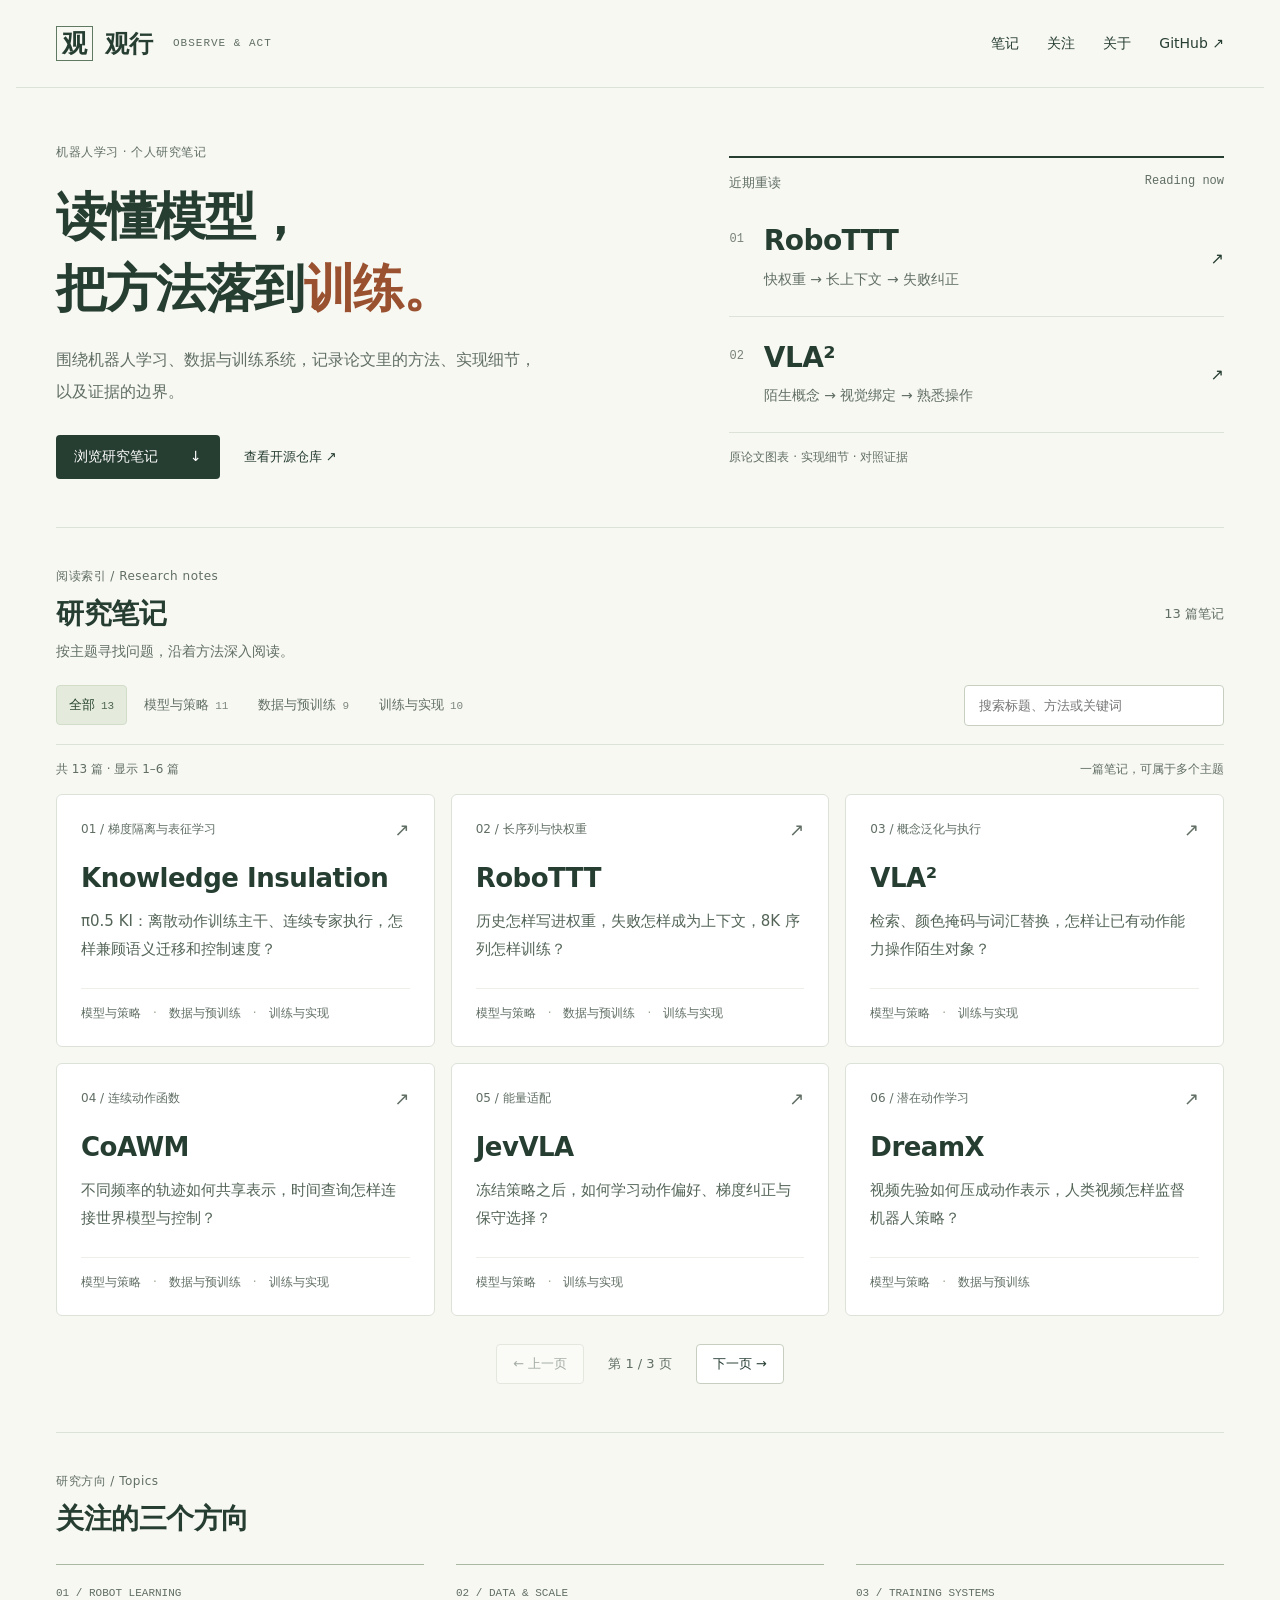
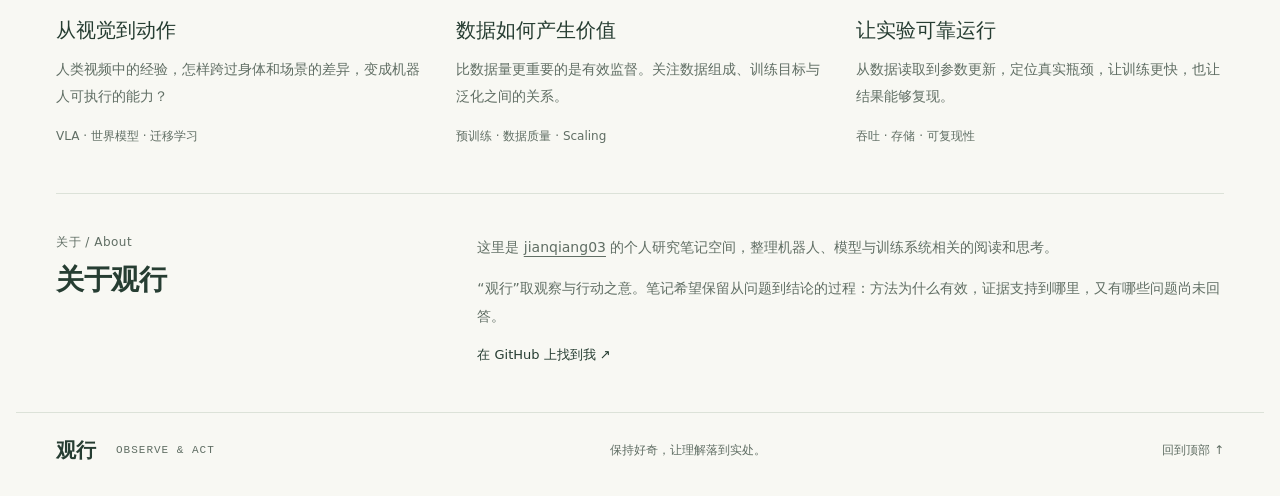
<file: index.html>
<!DOCTYPE html>

<html lang="zh-CN"><head><meta charset="utf-8"/><meta content="width=device-width,initial-scale=1" name="viewport"/><meta content="观行 · jianqiang03 的个人研究笔记，记录机器人学习、视觉语言动作模型与训练系统。" name="description"/><title>观行 · jianqiang03</title><link href="style.css?v=taste-index2" rel="stylesheet"/></head><body>
<a class="skip" href="#main">跳到正文</a><header><a class="brand" href="./"><span class="seal">观</span>观行<span class="brand-en">OBSERVE &amp; ACT</span></a><nav aria-label="主导航"><a href="#notes">笔记</a><a href="#directions">关注</a><a href="#about">关于</a><a href="https://github.com/jianqiang03" rel="noopener noreferrer" target="_blank">GitHub ↗</a></nav></header>
<main id="main"><section class="hero"><div class="hero-copy"><p class="eyebrow">机器人学习 · 个人研究笔记</p><h1>读懂模型，<br/>把方法落到<span class="accent">训练。</span></h1><p class="intro">围绕机器人学习、数据与训练系统，记录论文里的方法、实现细节，以及证据的边界。</p><div class="hero-actions"><a class="button" href="#notes">浏览研究笔记 <span aria-hidden="true">↓</span></a><a class="text-link" href="https://github.com/jianqiang03/jianqiang03.github.io">查看开源仓库 ↗</a></div></div><div class="recent-reading"><div class="recent-head"><span>近期重读</span><span>Reading now</span></div><a href="notes/robottt/"><span class="recent-number">01</span><div><h2>RoboTTT</h2><p>快权重 → 长上下文 → 失败纠正</p></div><span aria-hidden="true">↗</span></a><a href="notes/vla2/"><span class="recent-number">02</span><div><h2>VLA²</h2><p>陌生概念 → 视觉绑定 → 熟悉操作</p></div><span aria-hidden="true">↗</span></a><p class="recent-foot">原论文图表 · 实现细节 · 对照证据</p></div></section>
<section class="notes" id="notes"><div class="section-head"><div><p class="eyebrow">阅读索引 / Research notes</p><h2>研究笔记</h2><p class="section-desc">按主题寻找问题，沿着方法深入阅读。</p></div><span class="count" id="note-total">13 篇笔记</span></div>
<div class="library-tools" hidden=""><div aria-label="按主题筛选" class="filter-tabs" role="group"><button aria-pressed="true" data-filter="all" type="button">全部</button><button aria-pressed="false" data-filter="world" type="button">模型与策略</button><button aria-pressed="false" data-filter="data" type="button">数据与预训练</button><button aria-pressed="false" data-filter="systems" type="button">训练与实现</button></div><label class="note-search"><span>搜索笔记</span><input autocomplete="off" id="note-search" placeholder="搜索标题、方法或关键词" type="search"/></label></div>
<div class="library-status" hidden=""><p aria-live="polite" id="note-status" role="status"></p><span>一篇笔记，可属于多个主题</span></div><div class="note-grid" id="note-grid"><a class="note-card" data-topics="world data systems" href="notes/knowledge-insulation/"><div class="note-card-top"><span>01 / 梯度隔离与表征学习</span><span aria-hidden="true">↗</span></div><h3>Knowledge Insulation</h3><p>π0.5 KI：离散动作训练主干、连续专家执行，怎样兼顾语义迁移和控制速度？</p><div class="note-card-tags"><span>模型与策略</span><span>数据与预训练</span><span>训练与实现</span></div></a><a class="note-card" data-topics="world data systems" href="notes/robottt/"><div class="note-card-top"><span>02 / 长序列与快权重</span><span aria-hidden="true">↗</span></div><h3>RoboTTT</h3><p>历史怎样写进权重，失败怎样成为上下文，8K 序列怎样训练？</p><div class="note-card-tags"><span>模型与策略</span><span>数据与预训练</span><span>训练与实现</span></div></a><a class="note-card" data-topics="world systems" href="notes/vla2/"><div class="note-card-top"><span>03 / 概念泛化与执行</span><span aria-hidden="true">↗</span></div><h3>VLA²</h3><p>检索、颜色掩码与词汇替换，怎样让已有动作能力操作陌生对象？</p><div class="note-card-tags"><span>模型与策略</span><span>训练与实现</span></div></a><a class="note-card" data-topics="world data systems" href="notes/coawm/"><div class="note-card-top"><span>04 / 连续动作函数</span><span aria-hidden="true">↗</span></div><h3>CoAWM</h3><p>不同频率的轨迹如何共享表示，时间查询怎样连接世界模型与控制？</p><div class="note-card-tags"><span>模型与策略</span><span>数据与预训练</span><span>训练与实现</span></div></a><a class="note-card" data-topics="world systems" href="notes/jevvla/"><div class="note-card-top"><span>05 / 能量适配</span><span aria-hidden="true">↗</span></div><h3>JevVLA</h3><p>冻结策略之后，如何学习动作偏好、梯度纠正与保守选择？</p><div class="note-card-tags"><span>模型与策略</span><span>训练与实现</span></div></a><a class="note-card" data-topics="world data systems" href="notes/dreamx/"><div class="note-card-top"><span>06 / 潜在动作学习</span><span aria-hidden="true">↗</span></div><h3>DreamX</h3><p>视频先验如何压成动作表示，人类视频怎样监督机器人策略？</p><div class="note-card-tags"><span>模型与策略</span><span>数据与预训练</span></div></a><a class="note-card" data-topics="world data systems" href="notes/mem/"><div class="note-card-top"><span>07 / 多尺度具身记忆</span><span aria-hidden="true">↗</span></div><h3>MEM</h3><p>短期视频与长期摘要如何协同，为什么记忆要从预训练开始学？</p><div class="note-card-tags"><span>模型与策略</span><span>数据与预训练</span></div></a><a class="note-card" data-topics="world data" href="notes/pi07/"><div class="note-card-top"><span>08 / 可控策略</span><span aria-hidden="true">↗</span></div><h3>π0.7</h3><p>质量条件、视觉子目标与动作训练，怎样共同产生可控行为？</p><div class="note-card-tags"><span>模型与策略</span><span>数据与预训练</span></div></a><a class="note-card" data-topics="world data" href="notes/vpp2/"><div class="note-card-top"><span>09 / 视频预测策略</span><span aria-hidden="true">↗</span></div><h3>VPP2</h3><p>完整事件、固定时长与单步蒸馏，如何连接到动作专家？</p><div class="note-card-tags"><span>模型与策略</span><span>数据与预训练</span></div></a><a class="note-card" data-topics="data systems" href="notes/vla-pretraining/"><div class="note-card-top"><span>10 / 五篇论文专题</span><span aria-hidden="true">↗</span></div><h3>VLA 预训练</h3><p>从数据配方、动作对齐到损失与梯度，梳理预训练关键细节。</p><div class="note-card-tags"><span>数据与预训练</span><span>训练与实现</span></div></a><a class="note-card" data-topics="data" href="notes/epsilon4p/"><div class="note-card-top"><span>11 / 混合数据训练</span><span aria-hidden="true">↗</span></div><h3>ε4P</h3><p>不同精度与任务的数据，如何通过流时间分配参与训练？</p><div class="note-card-tags"><span>数据与预训练</span></div></a><a class="note-card" data-topics="world systems" href="notes/dm05/"><div class="note-card-top"><span>12 / 记忆与动作</span><span aria-hidden="true">↗</span></div><h3>DM0.5</h3><p>历史上下文、具身语义监督与动态轨迹对齐的实现细节。</p><div class="note-card-tags"><span>模型与策略</span><span>训练与实现</span></div></a><a class="note-card" data-topics="world systems" href="notes/dyna-2/"><div class="note-card-top"><span>13 / 世界—动作模型</span><span aria-hidden="true">↗</span></div><h3>Dyna-2</h3><p>从人类视频到机器人控制，拆解数据、模型与训练系统。</p><div class="note-card-tags"><span>模型与策略</span><span>训练与实现</span></div></a></div>
<div class="empty-state" hidden="" id="empty-notes"><h3>暂时没有匹配的笔记</h3><p>试试其他关键词，或返回全部文章。</p><button id="reset-notes" type="button">清除筛选</button></div>
<nav aria-label="笔记分页" class="pagination" hidden="" id="note-pagination"><button id="previous-page" type="button">← 上一页</button><span id="page-label"></span><button id="next-page" type="button">下一页 →</button></nav>
</section>
<section class="directions" id="directions"><div class="section-head"><div><p class="eyebrow">研究方向 / Topics</p><h2>关注的三个方向</h2></div></div><div class="topic-grid"><article><span class="topic-number">01 / ROBOT LEARNING</span><h3>从视觉到动作</h3><p>人类视频中的经验，怎样跨过身体和场景的差异，变成机器人可执行的能力？</p><span class="topic-tail">VLA · 世界模型 · 迁移学习</span></article><article><span class="topic-number">02 / DATA &amp; SCALE</span><h3>数据如何产生价值</h3><p>比数据量更重要的是有效监督。关注数据组成、训练目标与泛化之间的关系。</p><span class="topic-tail">预训练 · 数据质量 · Scaling</span></article><article><span class="topic-number">03 / TRAINING SYSTEMS</span><h3>让实验可靠运行</h3><p>从数据读取到参数更新，定位真实瓶颈，让训练更快，也让结果能够复现。</p><span class="topic-tail">吞吐 · 存储 · 可复现性</span></article></div></section>
<section class="about" id="about"><div><p class="eyebrow">关于 / About</p><h2>关于观行</h2></div><div class="about-copy"><p>这里是 <a href="https://github.com/jianqiang03">jianqiang03</a> 的个人研究笔记空间，整理机器人、模型与训练系统相关的阅读和思考。</p><p>“观行”取观察与行动之意。笔记希望保留从问题到结论的过程：方法为什么有效，证据支持到哪里，又有哪些问题尚未回答。</p><a class="text-link" href="https://github.com/jianqiang03" rel="noopener noreferrer" target="_blank">在 GitHub 上找到我 ↗</a></div></section></main><footer><a class="brand" href="./">观行 <span class="brand-en">OBSERVE &amp; ACT</span></a><span>保持好奇，让理解落到实处。</span><a href="#main">回到顶部 ↑</a></footer><script defer="True" src="library.js?v=1"></script></body></html>
</file>
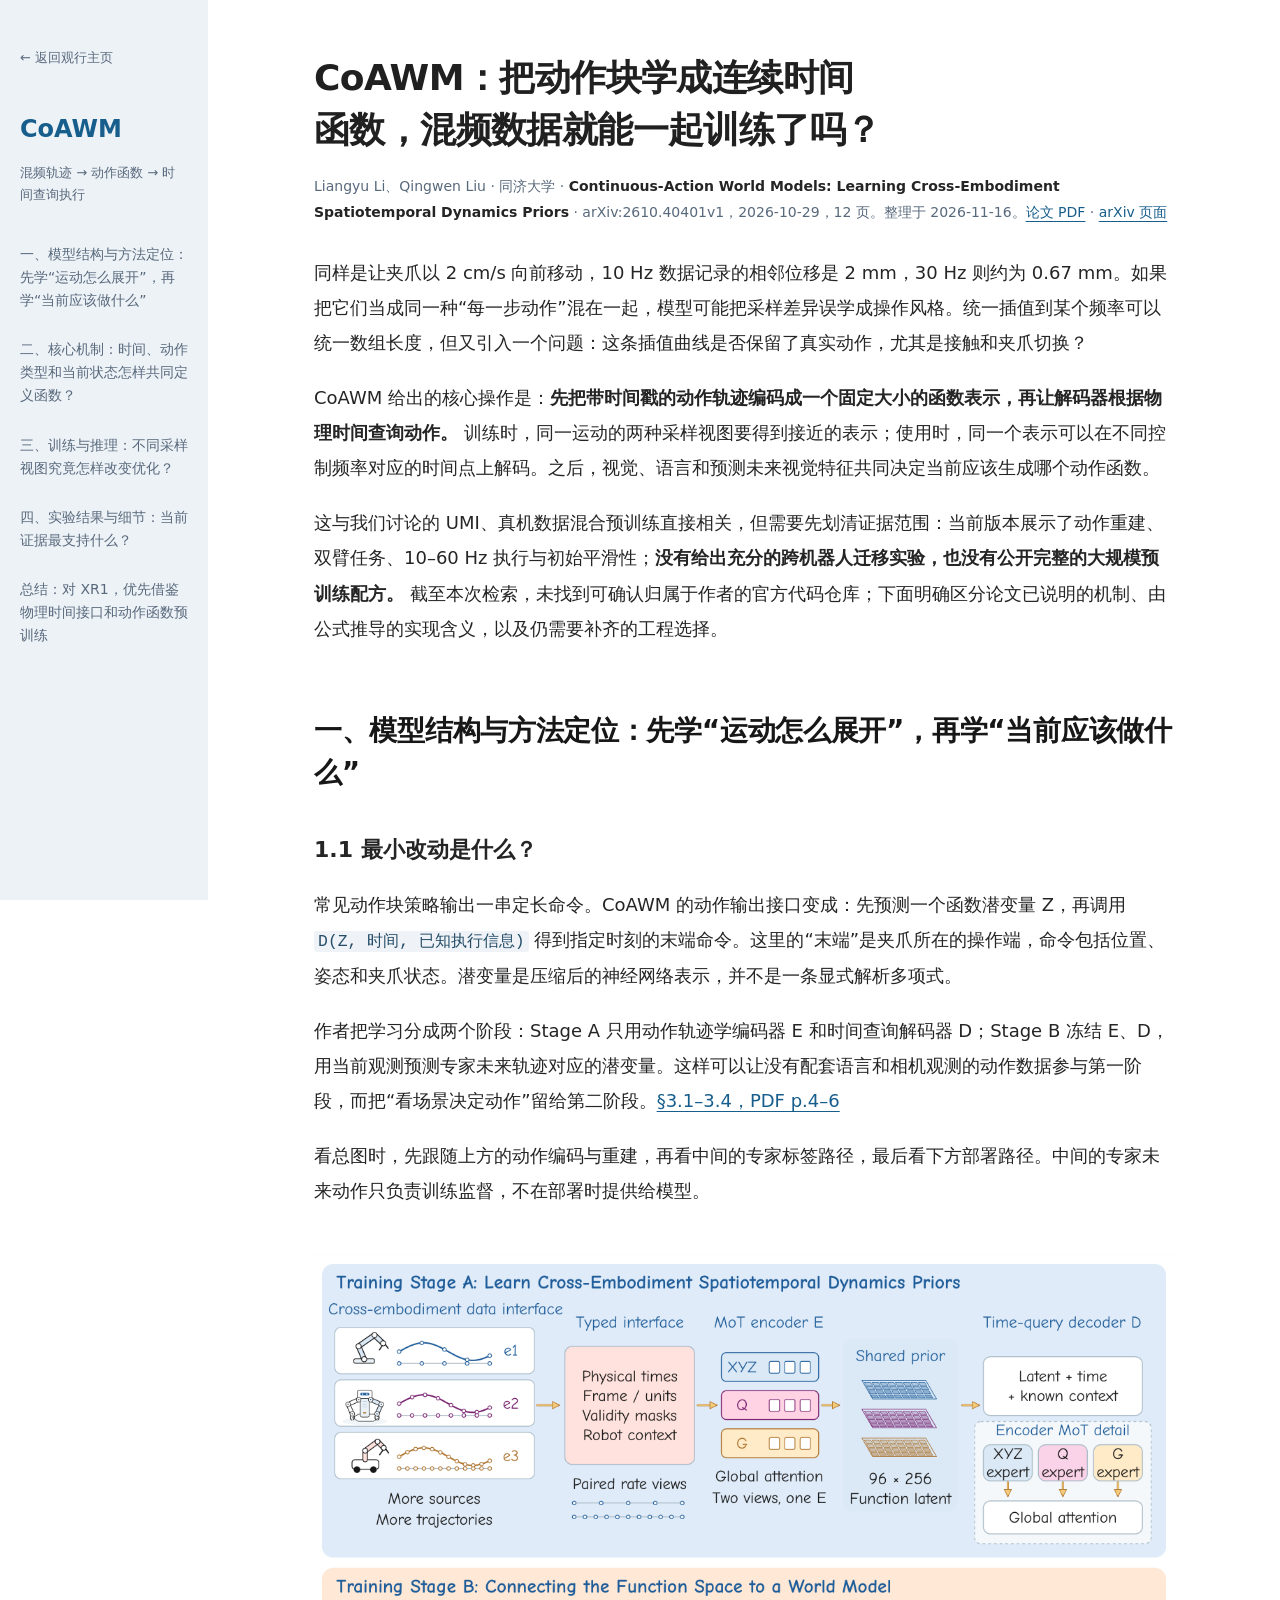
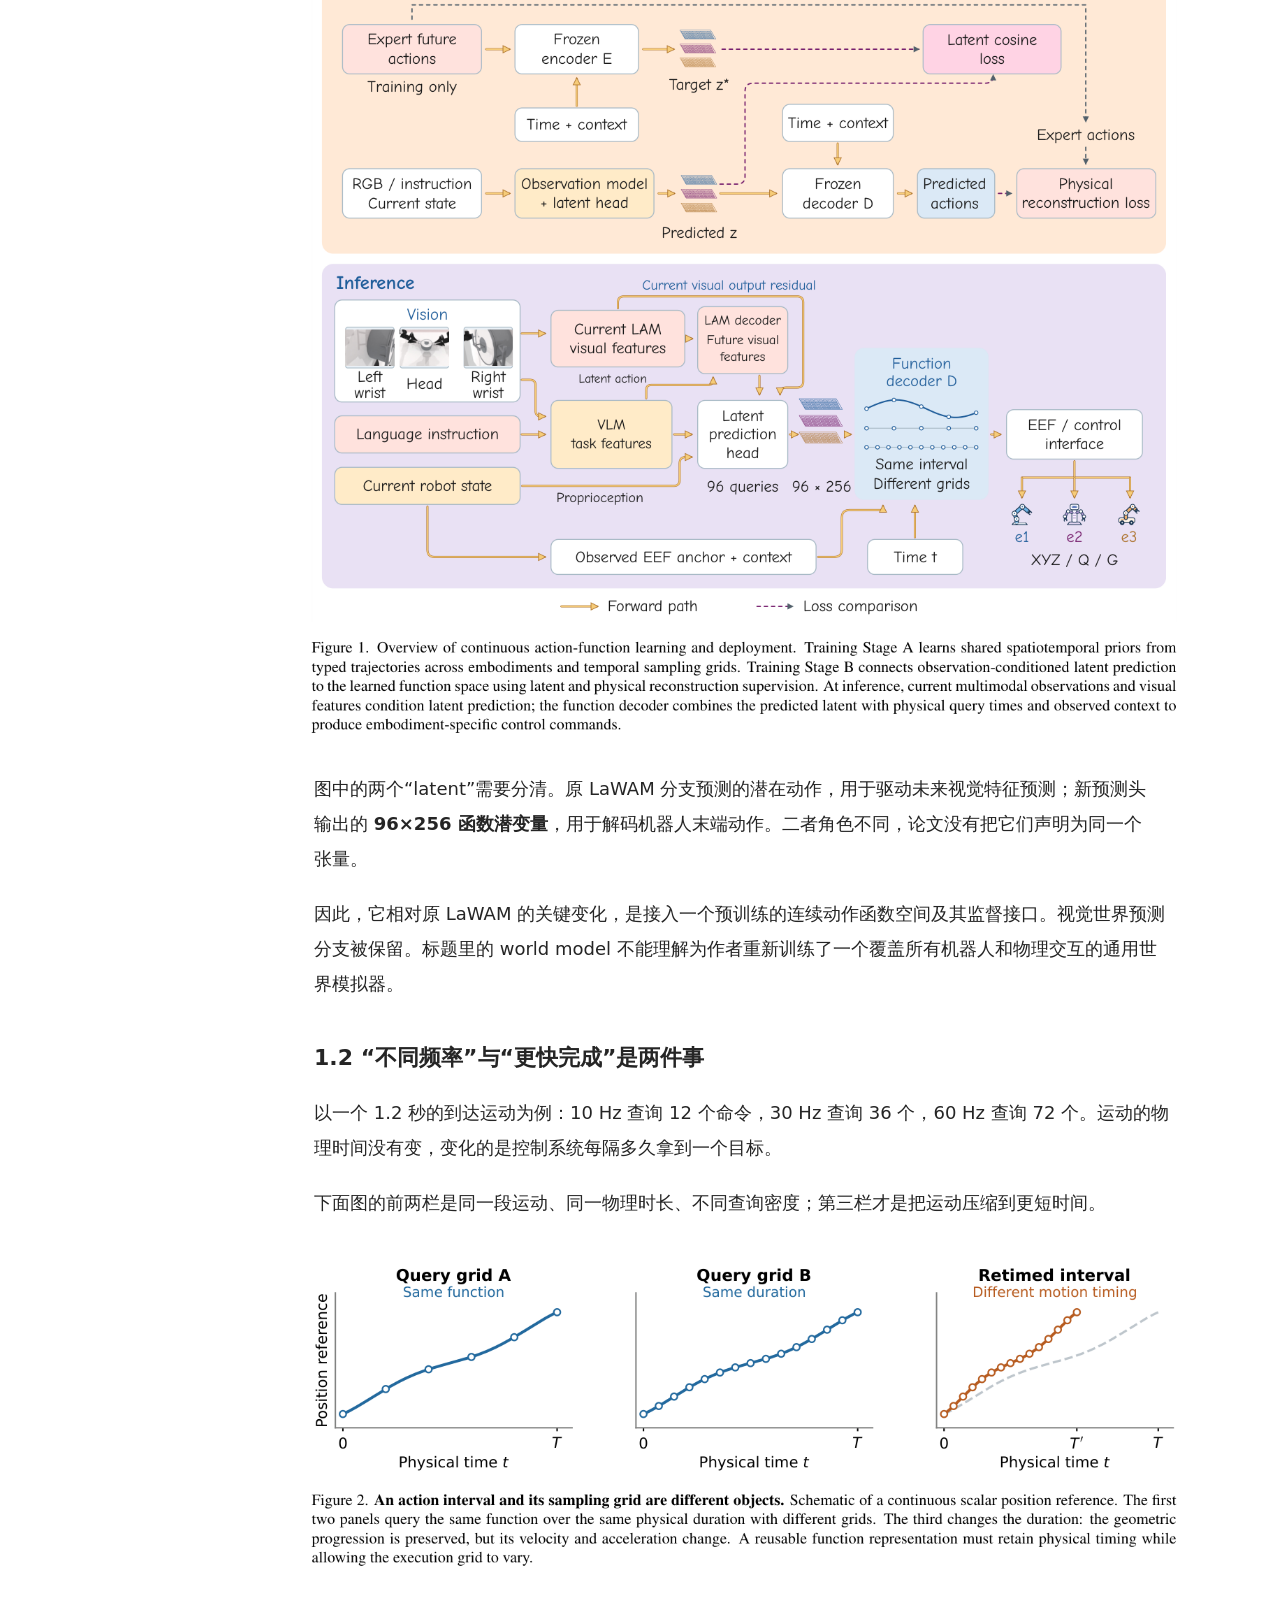
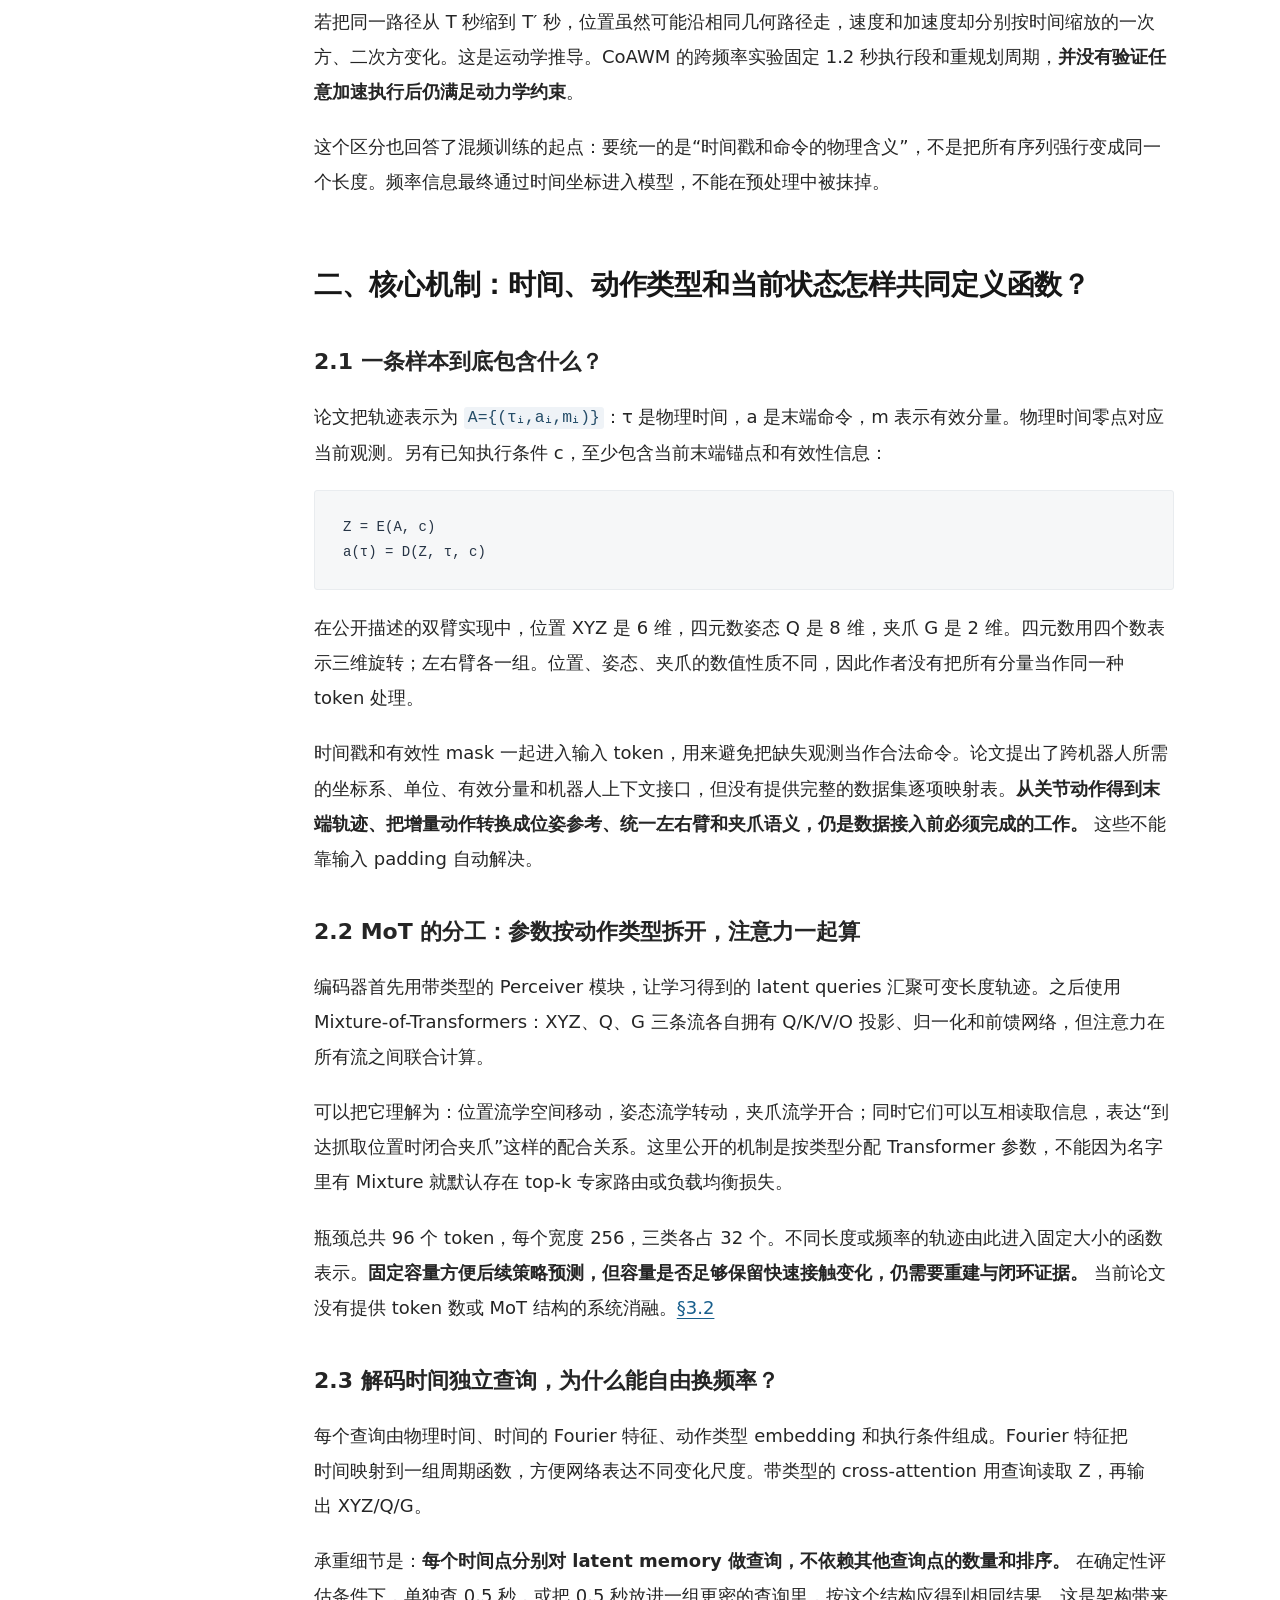
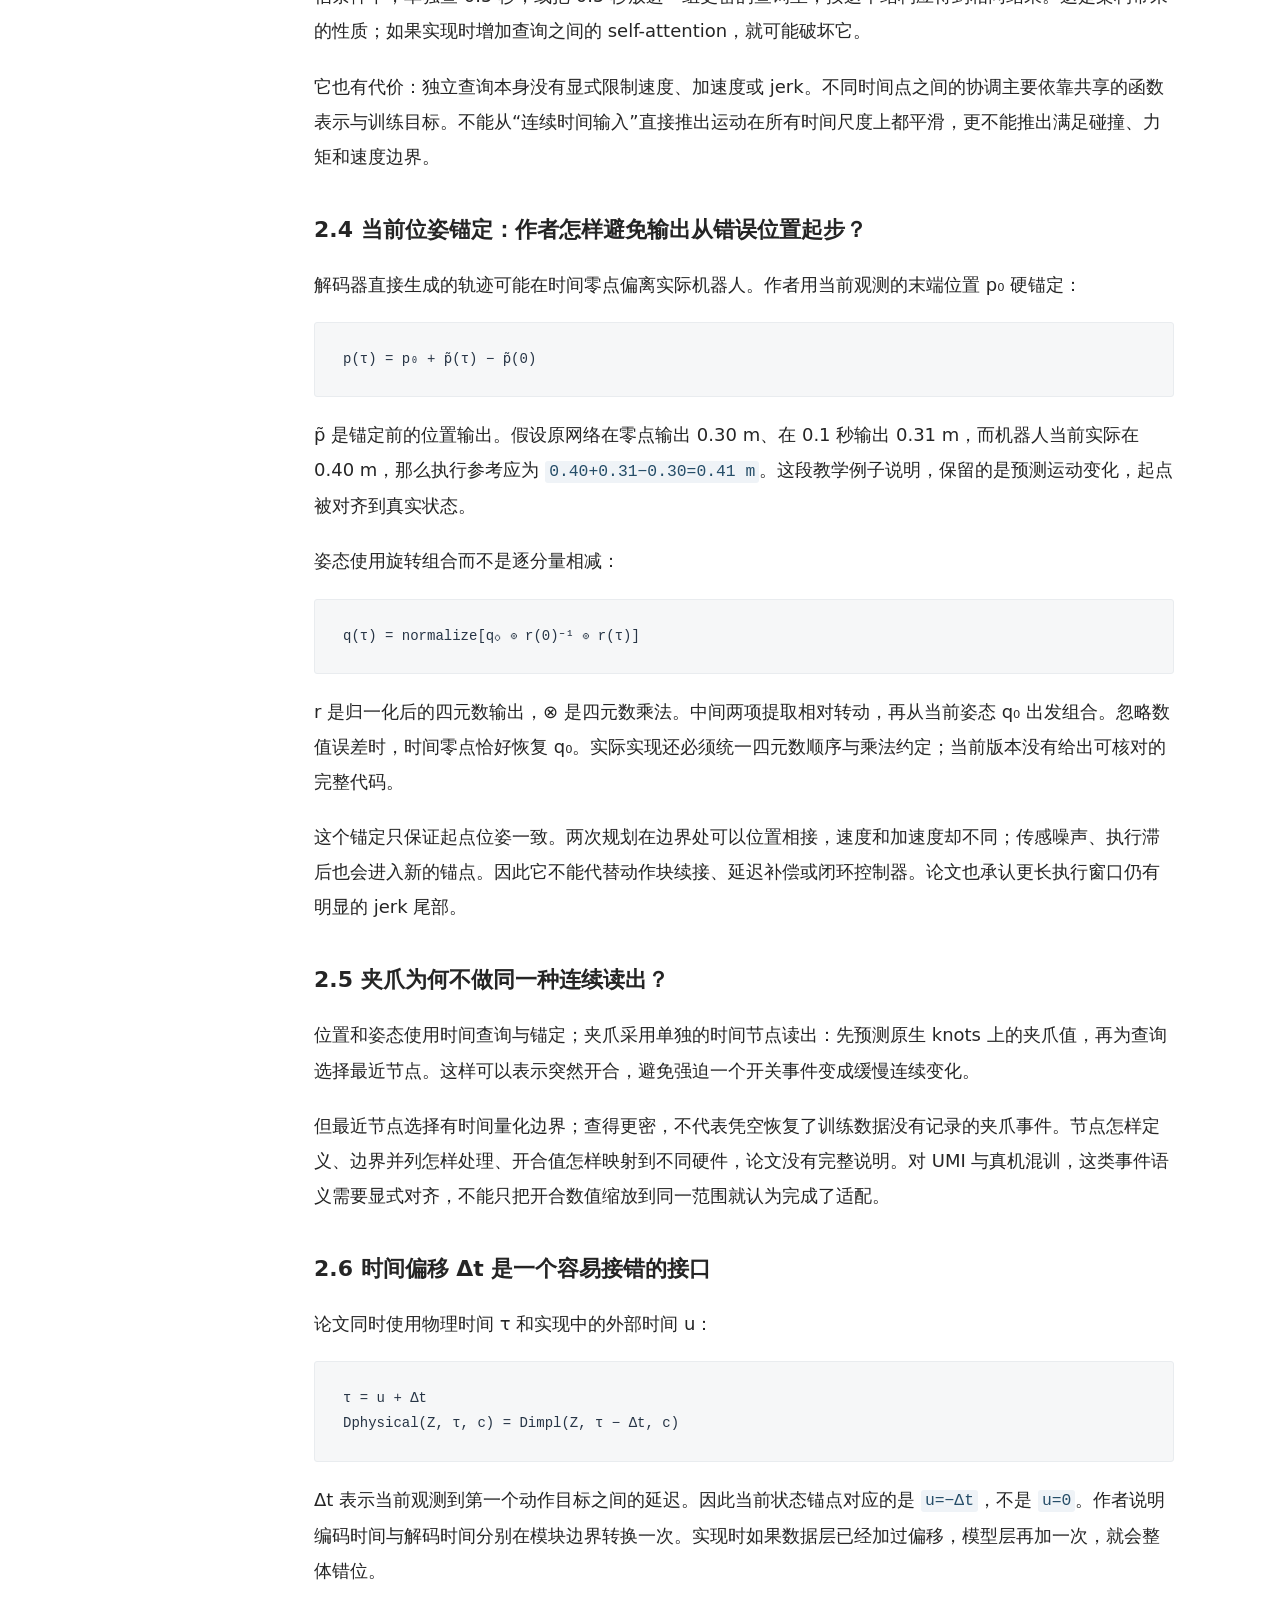
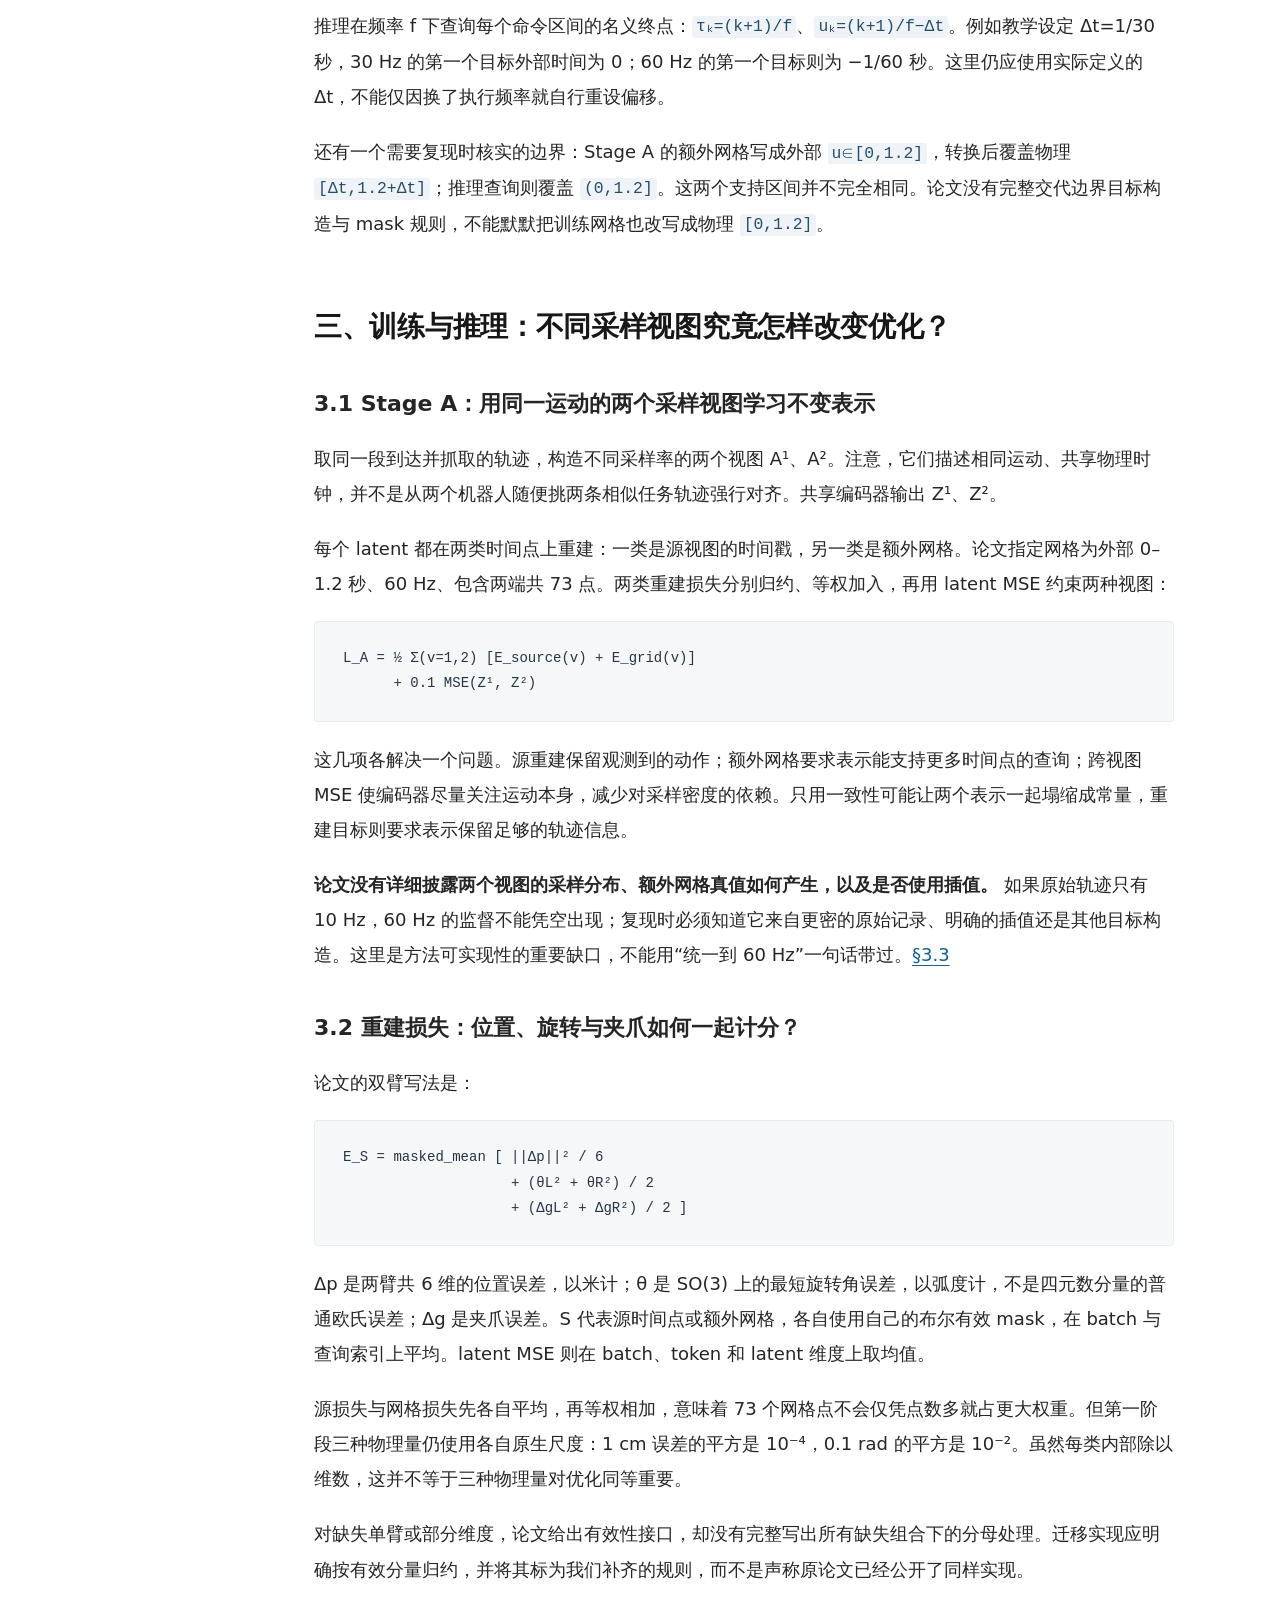
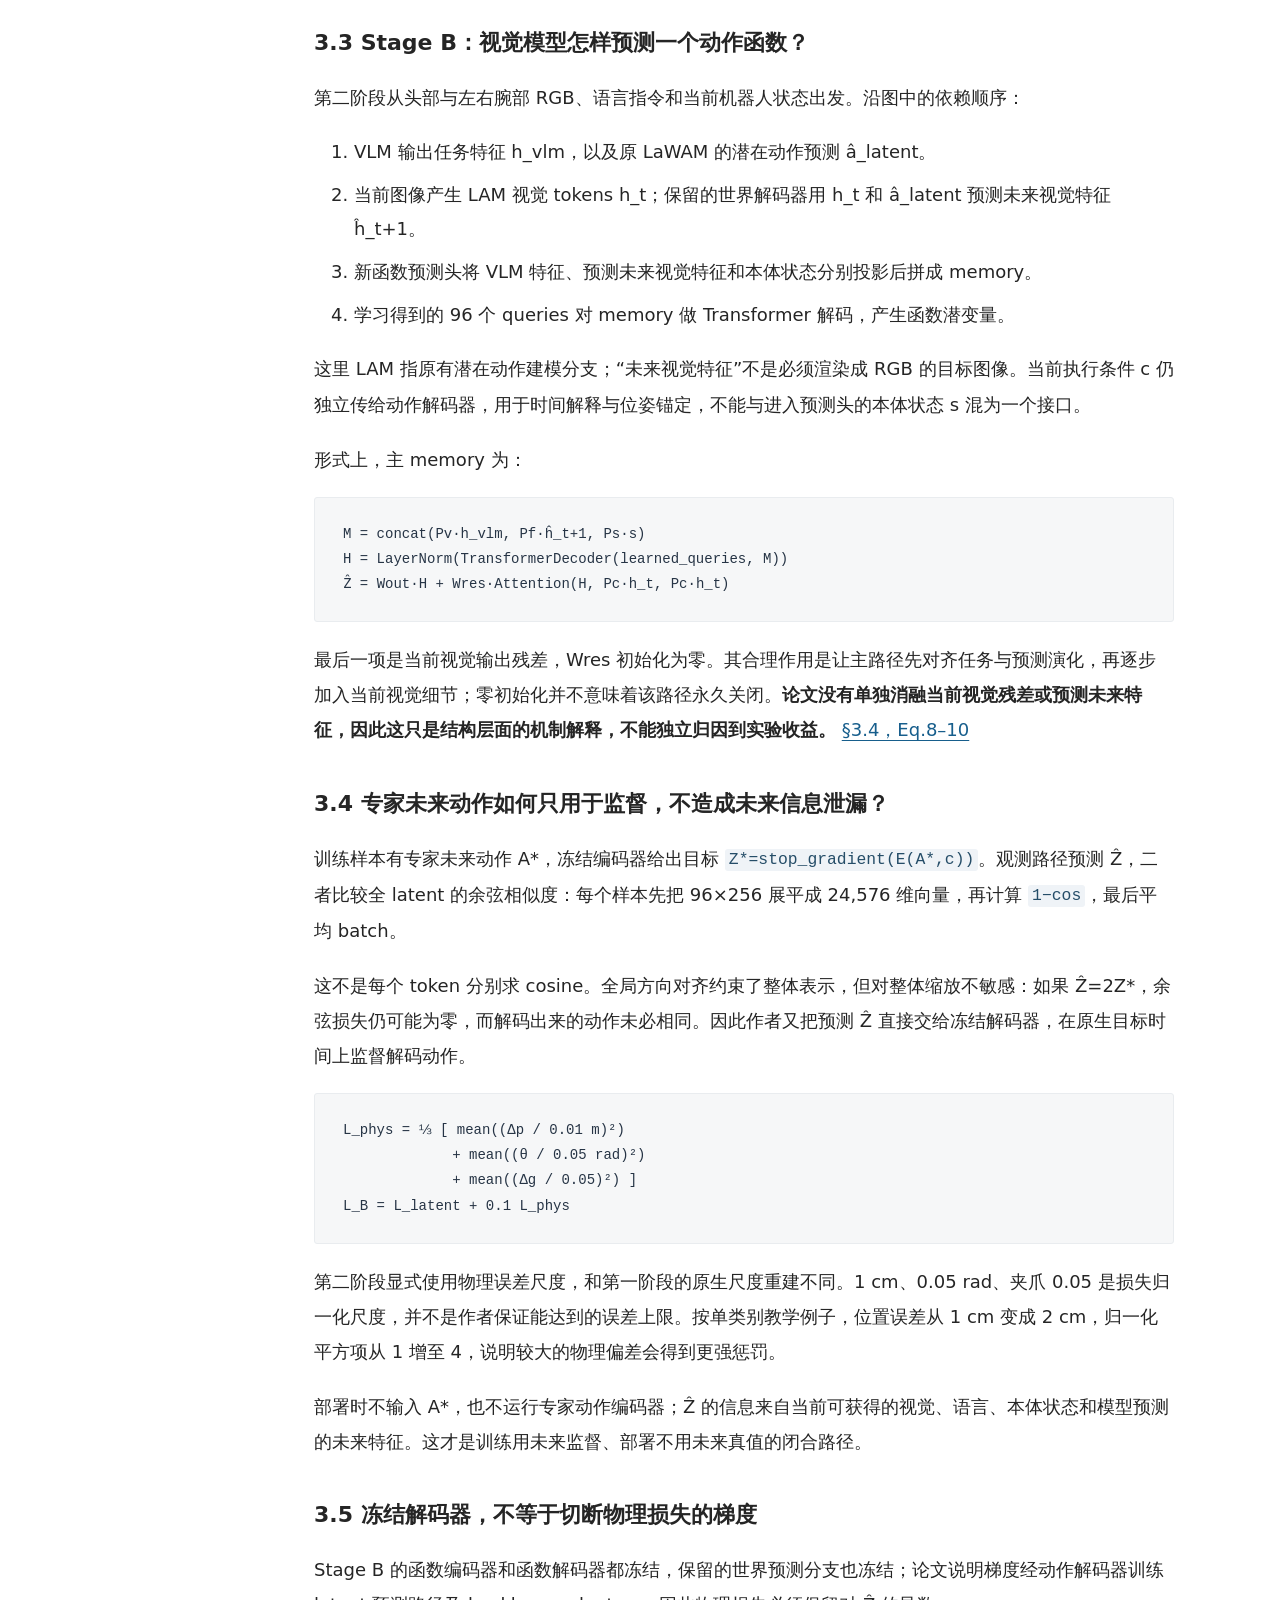
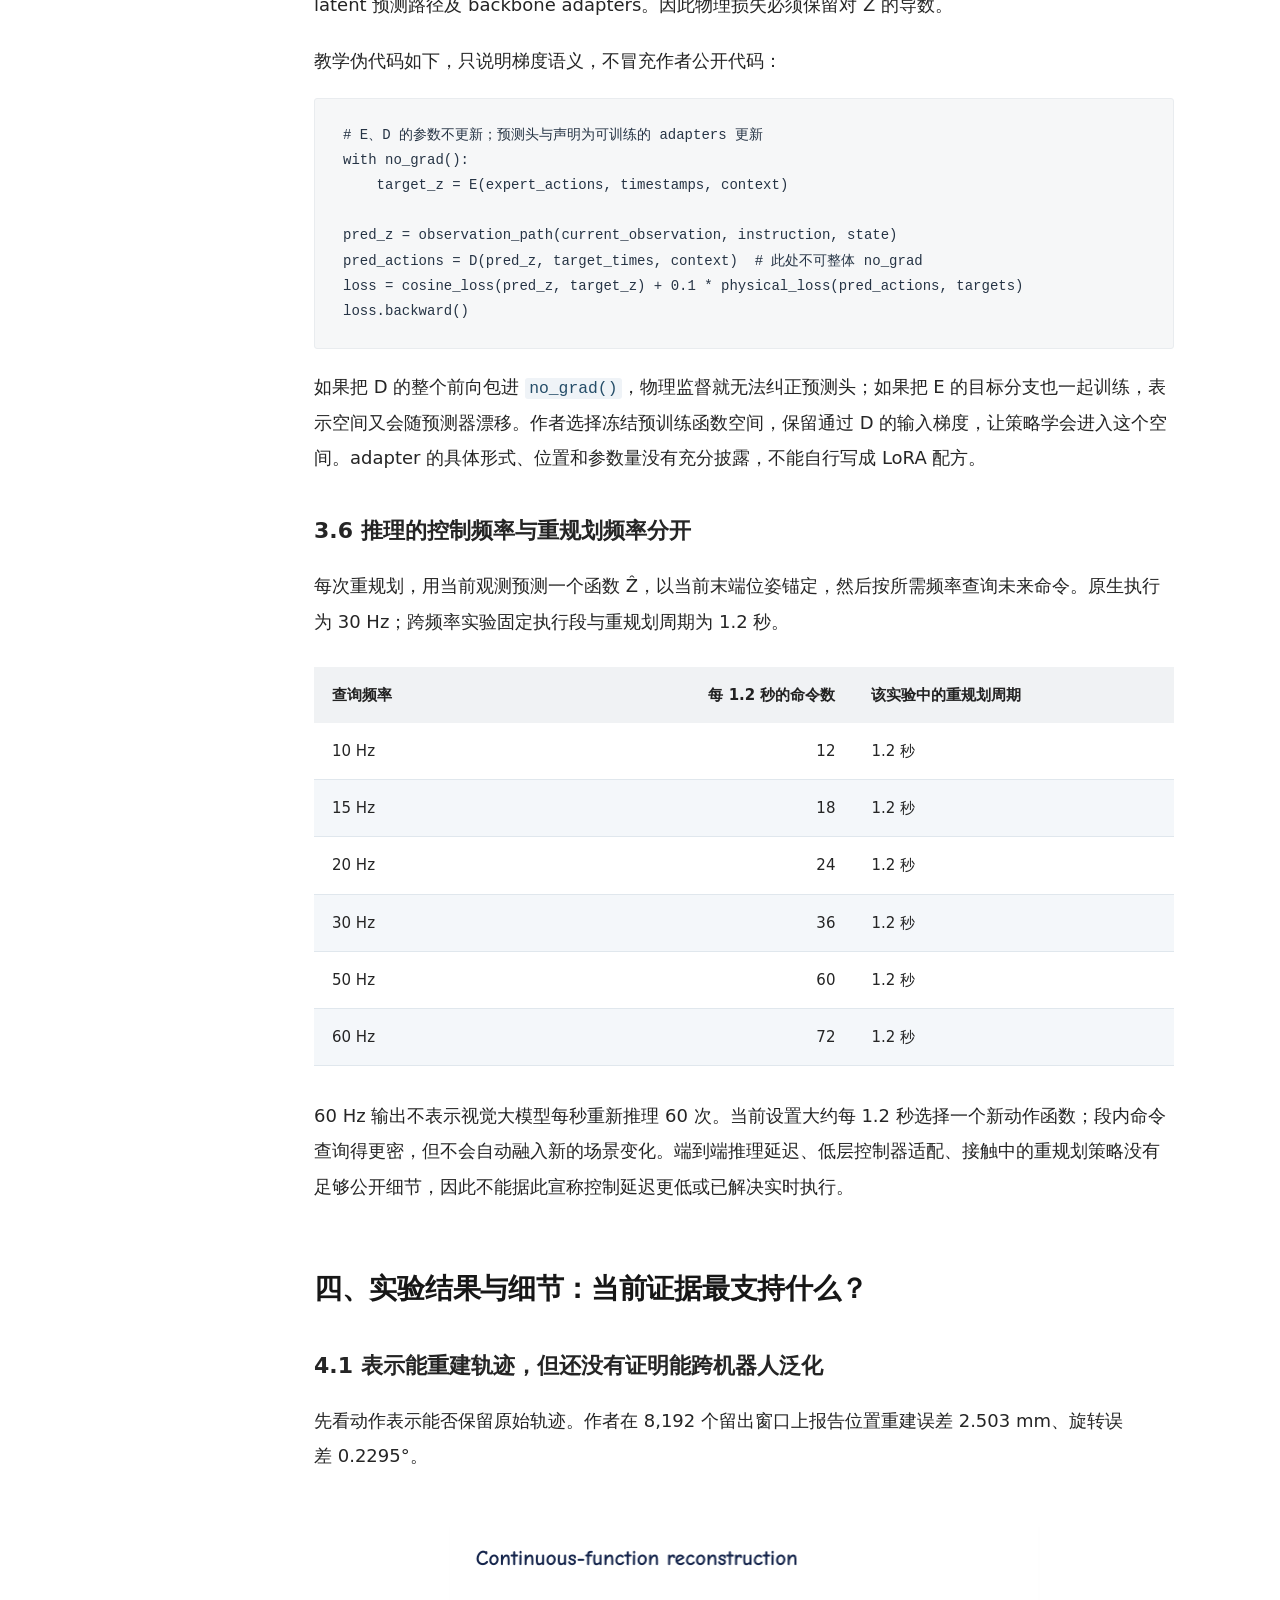
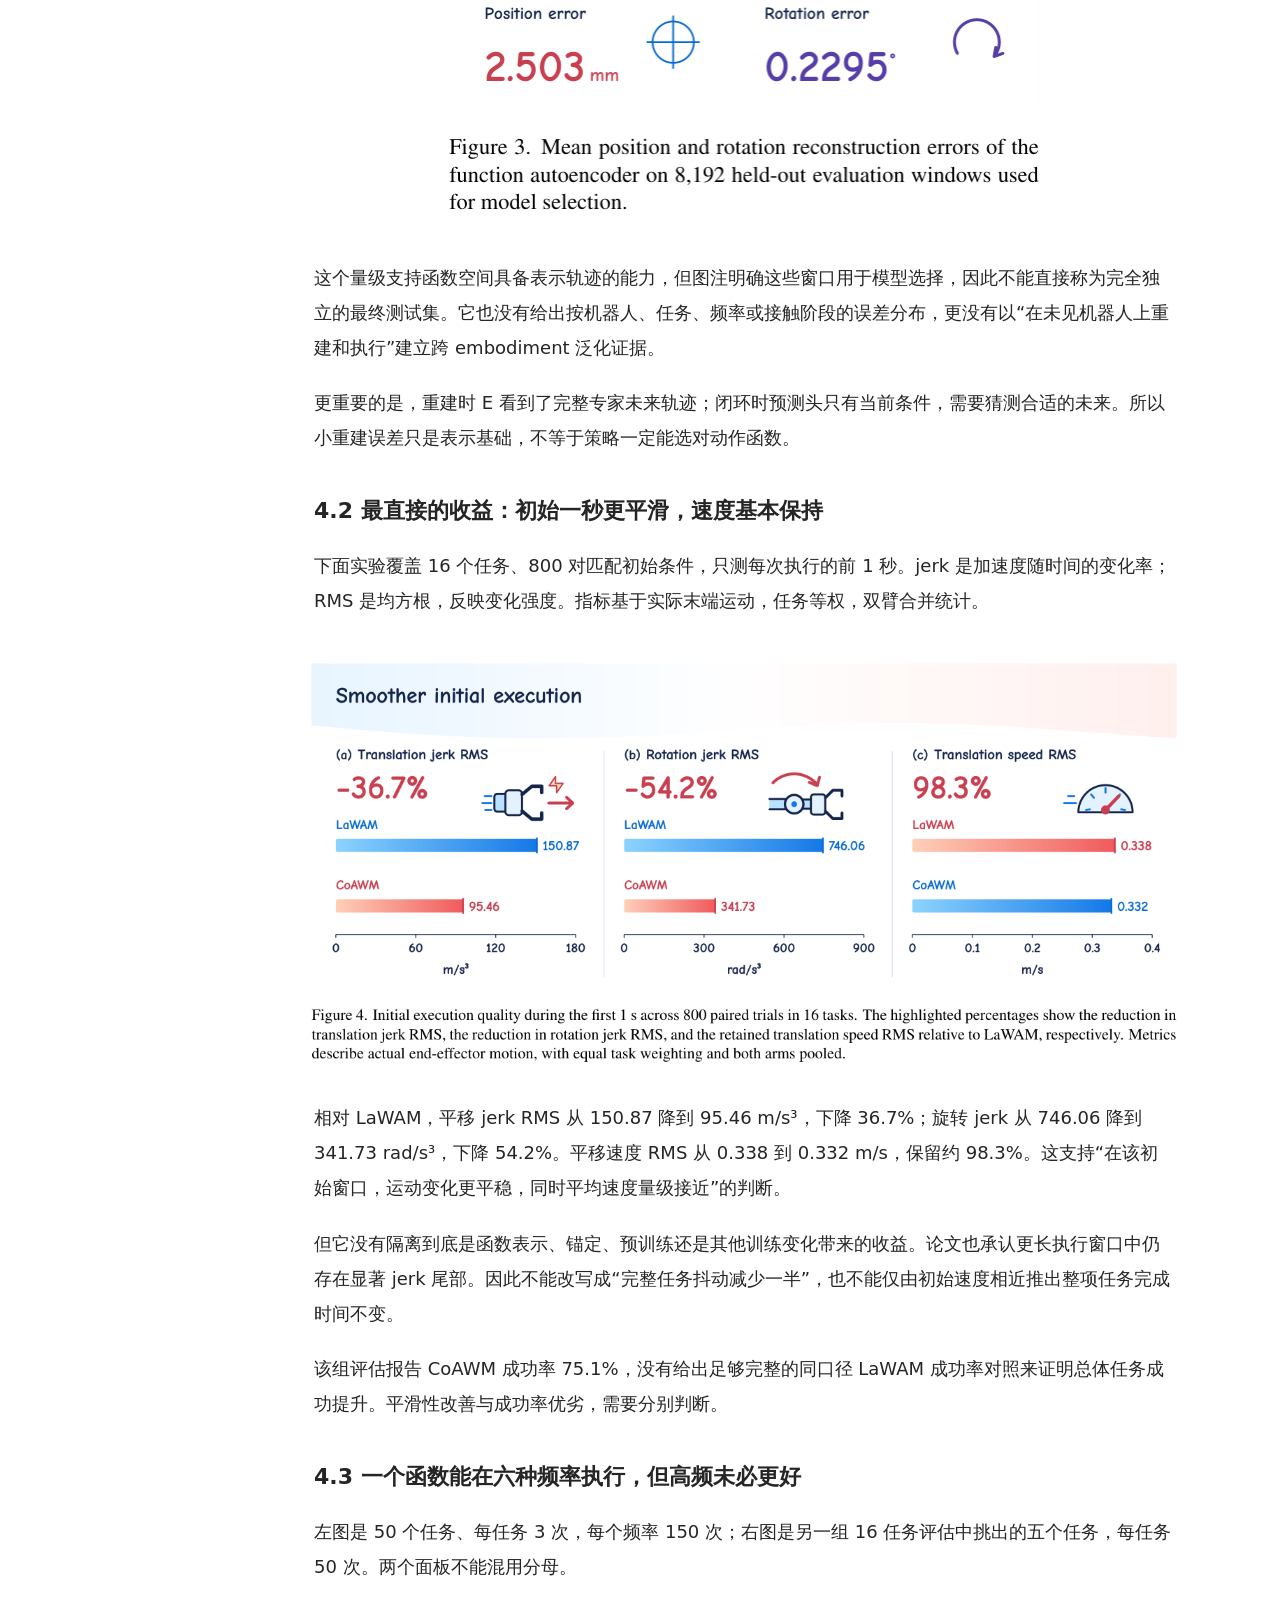
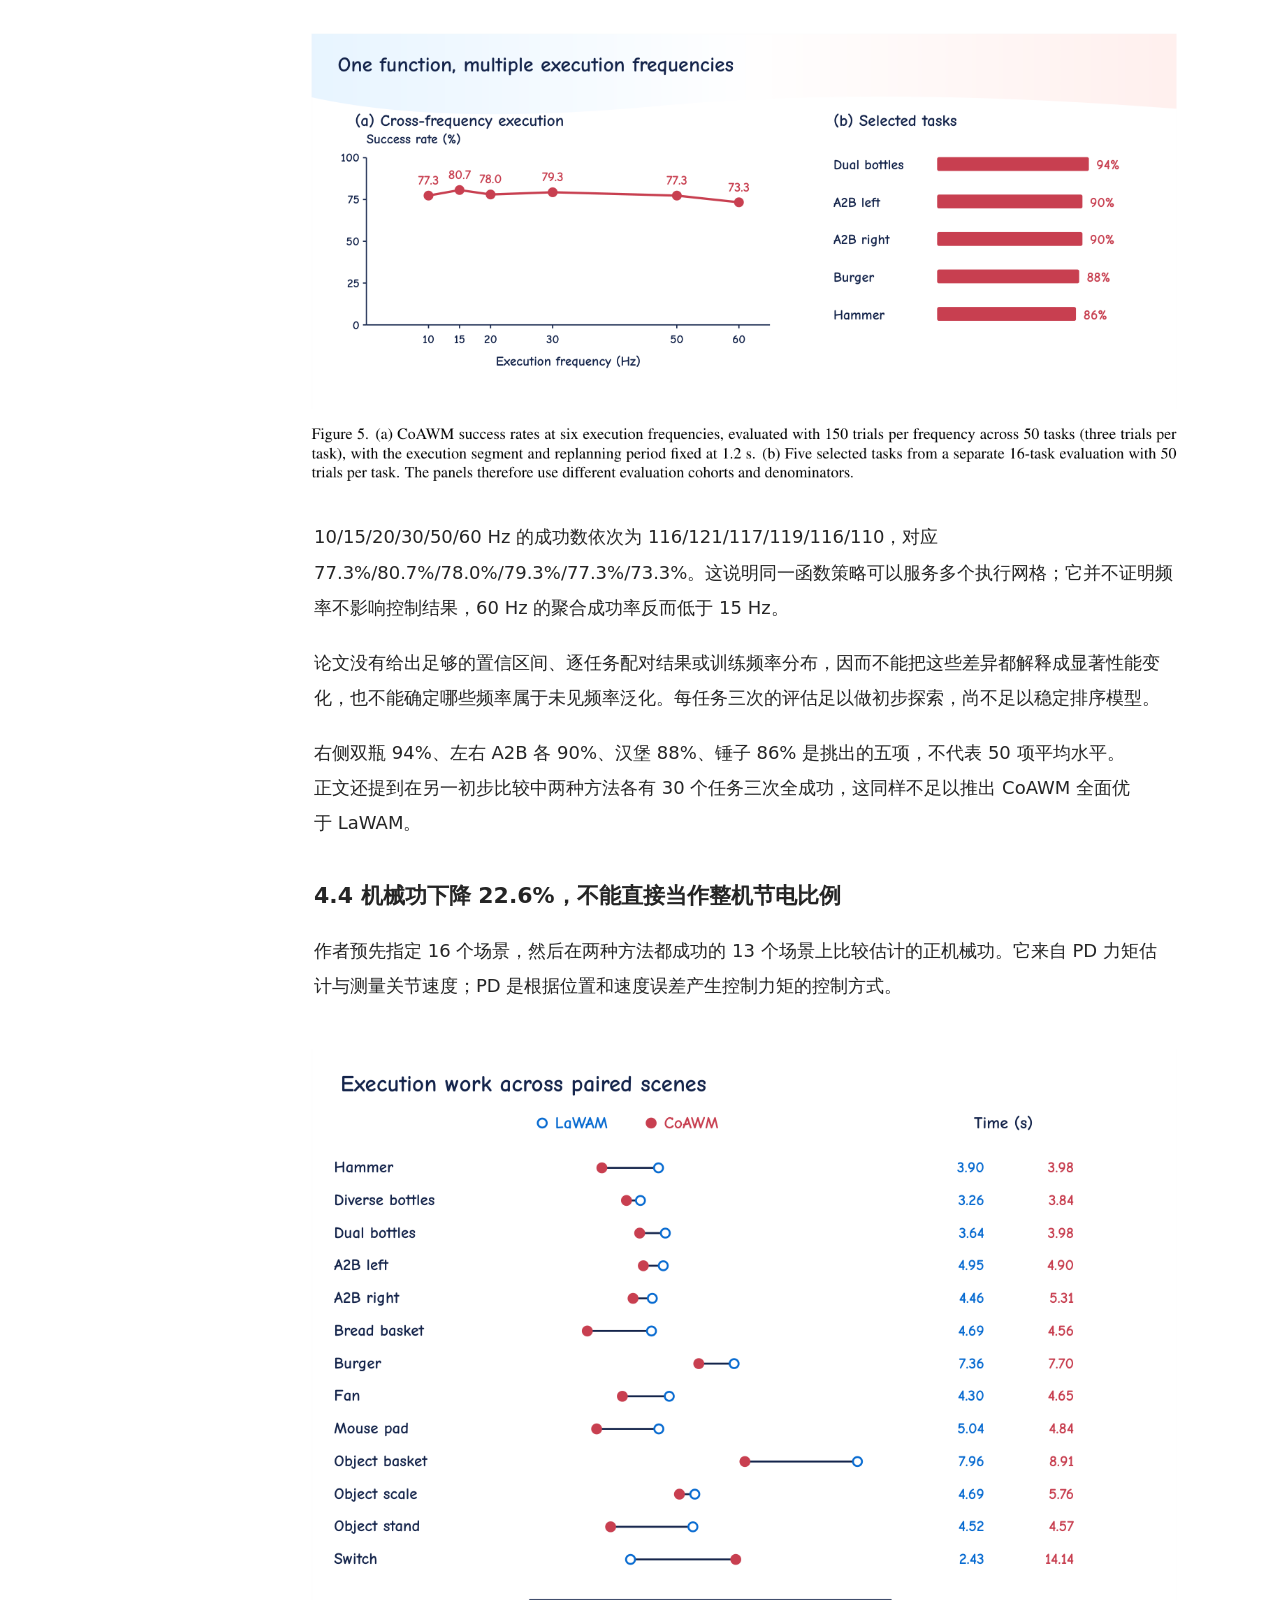
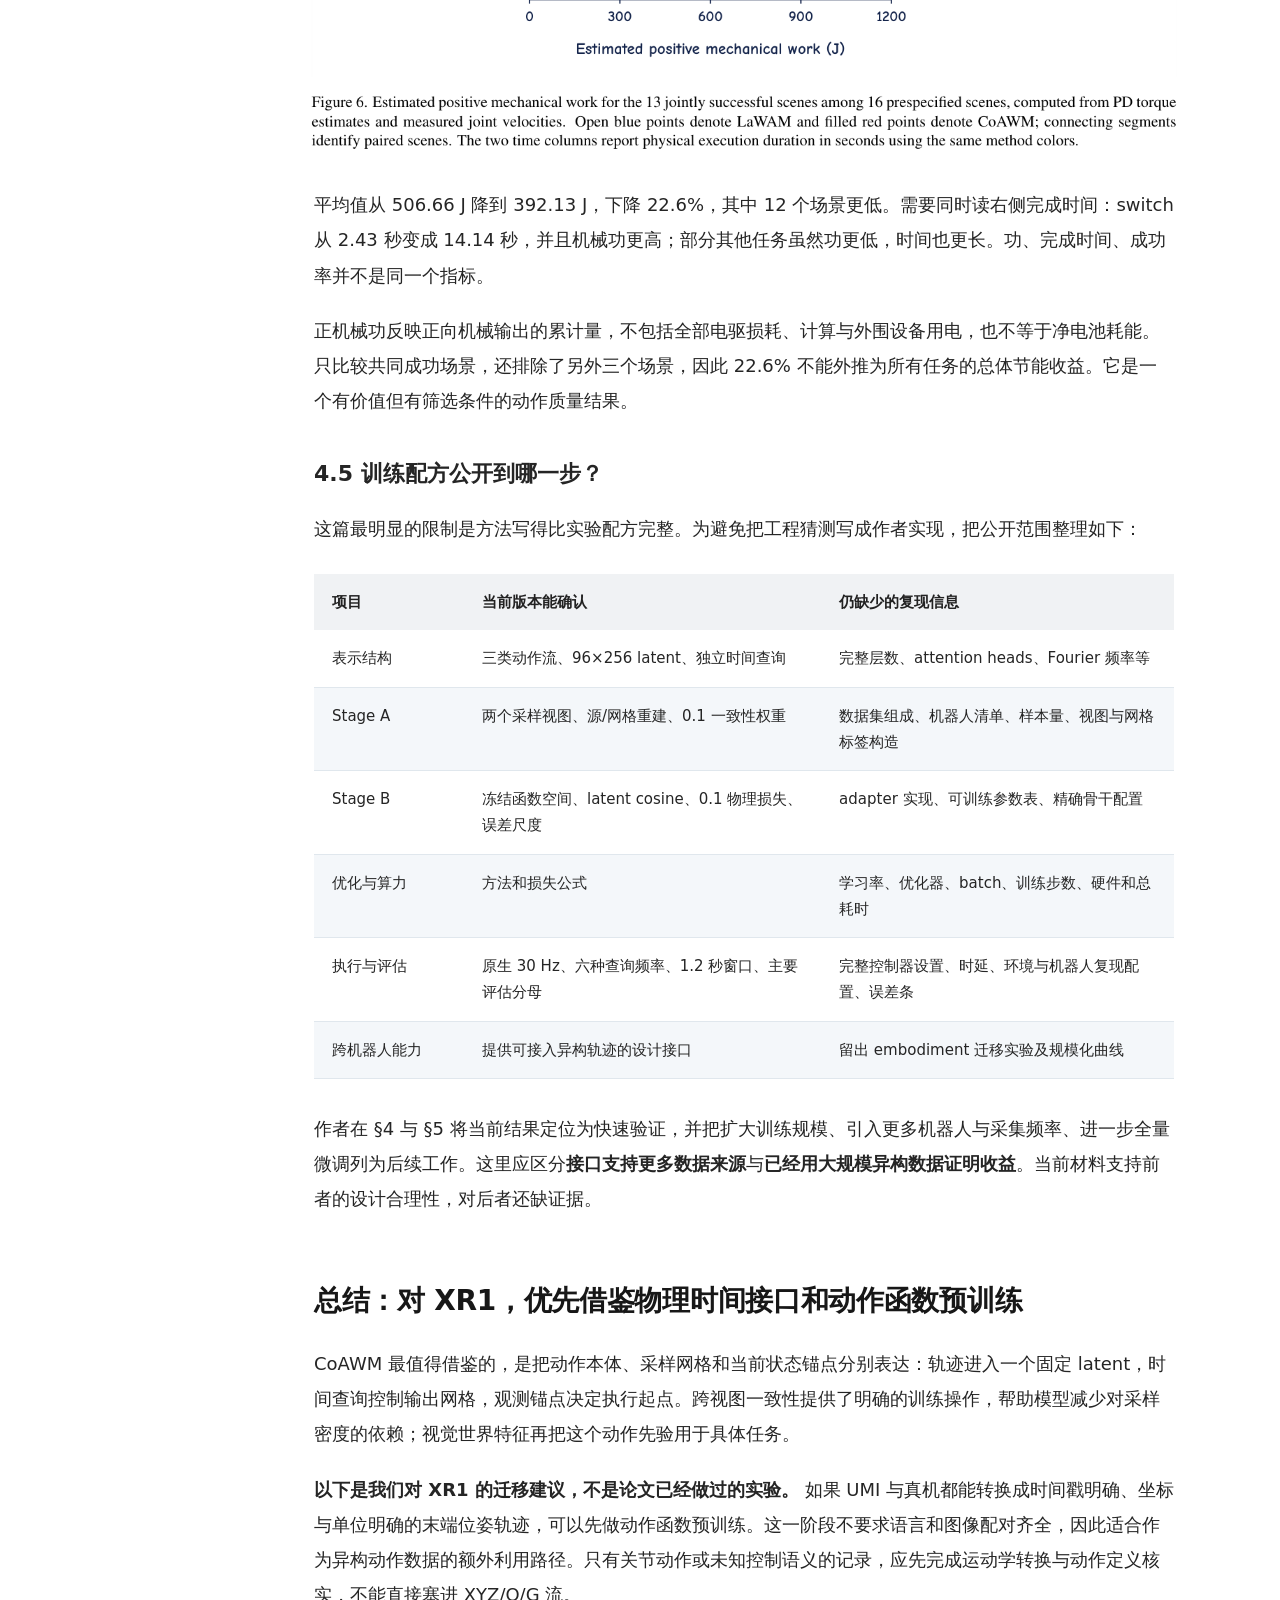
<file: notes/coawm/index.html>
<!DOCTYPE html>

<html lang="zh-CN"><head><meta charset="utf-8"/><meta content="width=device-width,initial-scale=1" name="viewport"/><meta content="CoAWM深读：物理时间、MoT函数编码、锚定解码、两阶段训练、跨频率执行，以及UMI与真机数据混训的实现边界。" name="description"/><title>CoAWM 深读：混频动作的连续函数表示 · 观行</title><style>*{box-sizing:border-box}html{scroll-behavior:smooth;scroll-padding-top:24px}body{margin:0;background:#f5f2eb;color:#23323b;font:17px/1.85 system-ui,-apple-system,"Noto Sans CJK SC",sans-serif}aside{position:fixed;width:235px;inset:0 auto 0 0;padding:40px 22px;background:#183d43;color:white;overflow:auto}aside b{font-size:24px}aside small{display:block;color:#bad1cf;margin:12px 0 30px}aside a{display:block;color:#d5e5e2;text-decoration:none;font-size:14px;margin:16px 0}main{max-width:1090px;margin-left:235px;padding:54px 65px 100px}h1{font-size:42px;line-height:1.3;letter-spacing:-1px;margin:0 0 24px}h2{font-size:29px;border-top:2px solid #b7c8c1;padding-top:36px;margin-top:62px;color:#174e50}h3{font-size:22px;margin-top:36px;line-height:1.5}p{margin:18px 0}a{color:#166b76;text-underline-offset:3px}strong{color:#174e50}blockquote{margin:28px 0;padding:12px 24px;border-left:5px solid #bb7a35;background:#f0e7d6}img{max-width:100%;height:auto;display:block;border:1px solid #ddd9cd;border-radius:8px;cursor:zoom-in;margin:24px auto;background:white}table{width:100%;border-collapse:collapse;font-size:15px;display:block;overflow:auto;margin:25px 0}th,td{border-bottom:1px solid #d8ded8;text-align:left;padding:12px;min-width:150px;vertical-align:top}th{background:#e0e9e3}pre{white-space:pre-wrap;overflow-wrap:anywhere;background:#183d43;color:#ecf5ef;padding:25px;border-radius:10px;font-size:14px}li{margin:10px 0}dialog{border:0;padding:10px;width:96vw;max-width:1600px;background:white}dialog::backdrop{background:#000b}dialog img{max-height:88vh;width:auto;border:0;margin:auto;cursor:zoom-out}dialog button{float:right;padding:8px 15px}footer{border-top:1px solid #ccc;margin-top:50px;font-size:13px;color:#666}@media(max-width:950px){aside{position:static;width:auto;padding:20px}aside small{margin:5px 0}aside a{display:inline-block;margin:5px 14px 5px 0}main{margin:0;padding:30px 24px}h1{font-size:32px}h2{font-size:25px}}@media print{aside,dialog{display:none}main{margin:0;padding:0;max-width:none}h2,h3{break-after:avoid}img{max-height:70vh;object-fit:contain}body{font-size:11pt;background:white}}
/* Balanced reading layout */
body{padding-left:248px;background:#f5f3ed}
aside{width:248px;padding:32px 24px;background:#203f36;border-right:1px solid #dce2d8}
aside b{letter-spacing:1px}aside small{line-height:1.8;margin-bottom:28px}
aside a{padding:10px 12px;margin:5px -12px;border-radius:6px;line-height:1.6;transition:background .15s}
aside a:hover,aside a:focus-visible{background:#ffffff14;color:#fff}
aside .home-link{font-size:12px;margin-bottom:32px;color:#c7d6c7}
main{width:100%;max-width:1240px;margin:0 auto;padding:64px clamp(28px,4vw,72px) 100px}
main>h1{max-width:1000px;margin:0 auto 28px;font-size:clamp(32px,2.8vw,46px);line-height:1.45;letter-spacing:-.8px}
main>p,main>h2,main>h3,main>ul,main>ol,main>pre,main>blockquote,main>footer{max-width:880px;margin-left:auto;margin-right:auto}
main>p{margin-top:22px;margin-bottom:22px;line-height:1.95;overflow-wrap:anywhere}
main>h1+p{font-size:13px;color:#718075;max-width:1000px;line-height:1.9}
main>h2{padding-top:38px;margin-top:76px;margin-bottom:30px;font-size:30px;border-top:1px solid #aebdaf}
main>h3{margin-top:42px;margin-bottom:22px;font-size:23px;line-height:1.6}
main>blockquote{margin-top:32px;margin-bottom:40px;padding:14px 26px;border-left:4px solid #ba7748;border-radius:0 8px 8px 0}
main>p:has(>img){max-width:1100px;margin:30px auto 34px;padding:12px;background:#fff;border:1px solid #e1e3db;border-radius:12px;box-shadow:0 6px 22px #293e2c08}
main img{width:100%;margin:0;border:0;border-radius:5px}
main>table{max-width:1100px;margin:30px auto 36px;background:#fff;border:1px solid #dce2d8;border-radius:8px;font-size:15px;line-height:1.8}
th,td{padding:16px 18px;min-width:155px}th{background:#e7ede4}
main>pre{line-height:1.85;padding:26px 30px;background:#203f36}
main>footer{line-height:1.9;padding-top:24px}
a:focus-visible,button:focus-visible{outline:2px solid #bd7a4a;outline-offset:4px}
dialog{max-width:1700px;border-radius:10px}dialog img{max-width:100%;object-fit:contain}
@media(min-width:1700px){body{font-size:18px}main{padding-top:76px}}
@media(max-width:1100px) and (min-width:951px){body{padding-left:216px}aside{width:216px;padding:30px 20px}main{padding-left:30px;padding-right:30px}}
@media(max-width:950px){body{padding-left:0}aside{position:relative;width:100%;padding:22px 24px;border:0}aside .home-link{display:inline-block;margin:0 0 14px;padding:0}aside b{display:block;font-size:21px}aside small{margin:8px 0 14px;font-size:12px}aside>a:not(.home-link){display:inline-block;font-size:12px;margin:3px 5px 3px 0;padding:7px 10px;background:#ffffff0d}main{margin:auto;padding:38px 26px 70px}main>h1{font-size:34px}main>h2{font-size:27px;margin-top:55px}}
@media(max-width:520px){body{font-size:16px}main{padding:30px 20px 60px}main>h1{font-size:29px;line-height:1.5}main>h2{font-size:25px}main>h3{font-size:21px}main>p{line-height:1.9}main>p:has(>img){padding:4px;margin:24px auto;border-radius:7px}main>blockquote{padding:10px 18px}main>pre{font-size:12px;padding:20px 16px}th,td{padding:12px;font-size:13px}aside{padding:20px}aside>a:not(.home-link){font-size:11px}}
@media print{body{padding:0}main{max-width:none;padding:0}main>p:has(>img){box-shadow:none;break-inside:avoid}main>h2,main>h3{break-after:avoid}}
@media(prefers-reduced-motion:reduce){html{scroll-behavior:auto}aside a{transition:none}}
main>h1{text-wrap:balance}main>p{text-wrap:pretty}
main>h1{font-size:clamp(30px,2.7vw,44px)}main>h4{max-width:880px;margin:30px auto 12px;font-size:20px}main>table{font-size:14px}main img{height:auto}dialog img{max-height:84vh;object-fit:contain}dialog .full-image{display:block;text-align:center;padding:8px;font-size:13px}main .ltx{font-size:14px}
</style><link href="../reading.css?v=204d029a8945" rel="stylesheet"/><link href="article.css?v=20261105" rel="stylesheet"/></head><body><aside><a class="home-link" href="../../">← 返回观行主页</a><b>CoAWM</b><small>混频轨迹 → 动作函数 → 时间查询执行</small><a href="#s1">一、模型结构与方法定位：先学“运动怎么展开”，再学“当前应该做什么”</a><a href="#s2">二、核心机制：时间、动作类型和当前状态怎样共同定义函数？</a><a href="#s3">三、训练与推理：不同采样视图究竟怎样改变优化？</a><a href="#s4">四、实验结果与细节：当前证据最支持什么？</a><a href="#s5">总结：对 XR1，优先借鉴物理时间接口和动作函数预训练</a></aside><main><h1>CoAWM：把动作块学成连续时间函数，混频数据就能一起训练了吗？</h1>
<p>Liangyu Li、Qingwen Liu · 同济大学 · <strong>Continuous-Action World Models: Learning Cross-Embodiment Spatiotemporal Dynamics Priors</strong> · arXiv:2610.40401v1，2026-10-29，12 页。整理于 2026-11-16。<a href="https://arxiv.org/pdf/2610.40401v1">论文 PDF</a> · <a href="https://arxiv.org/abs/2610.40401">arXiv 页面</a></p>
<p>同样是让夹爪以 2 cm/s 向前移动，10 Hz 数据记录的相邻位移是 2 mm，30 Hz 则约为 0.67 mm。如果把它们当成同一种“每一步动作”混在一起，模型可能把采样差异误学成操作风格。统一插值到某个频率可以统一数组长度，但又引入一个问题：这条插值曲线是否保留了真实动作，尤其是接触和夹爪切换？</p>
<p>CoAWM 给出的核心操作是：<strong>先把带时间戳的动作轨迹编码成一个固定大小的函数表示，再让解码器根据物理时间查询动作。</strong> 训练时，同一运动的两种采样视图要得到接近的表示；使用时，同一个表示可以在不同控制频率对应的时间点上解码。之后，视觉、语言和预测未来视觉特征共同决定当前应该生成哪个动作函数。</p>
<p>这与我们讨论的 UMI、真机数据混合预训练直接相关，但需要先划清证据范围：当前版本展示了动作重建、双臂任务、10–60 Hz 执行与初始平滑性；<strong>没有给出充分的跨机器人迁移实验，也没有公开完整的大规模预训练配方。</strong> 截至本次检索，未找到可确认归属于作者的官方代码仓库；下面明确区分论文已说明的机制、由公式推导的实现含义，以及仍需要补齐的工程选择。</p>
<h2 id="s1">一、模型结构与方法定位：先学“运动怎么展开”，再学“当前应该做什么”</h2>
<h3 id="m1">1.1 最小改动是什么？</h3>
<p>常见动作块策略输出一串定长命令。CoAWM 的动作输出接口变成：先预测一个函数潜变量 Z，再调用 <code>D(Z, 时间, 已知执行信息)</code> 得到指定时刻的末端命令。这里的“末端”是夹爪所在的操作端，命令包括位置、姿态和夹爪状态。潜变量是压缩后的神经网络表示，并不是一条显式解析多项式。</p>
<p>作者把学习分成两个阶段：Stage A 只用动作轨迹学编码器 E 和时间查询解码器 D；Stage B 冻结 E、D，用当前观测预测专家未来轨迹对应的潜变量。这样可以让没有配套语言和相机观测的动作数据参与第一阶段，而把“看场景决定动作”留给第二阶段。<a href="https://arxiv.org/pdf/2610.40401v1#page=4">§3.1–3.4，PDF p.4–6</a></p>
<p>看总图时，先跟随上方的动作编码与重建，再看中间的专家标签路径，最后看下方部署路径。中间的专家未来动作只负责训练监督，不在部署时提供给模型。</p>
<p><img alt="Figure 1：动作函数预训练、观测条件对齐与部署的完整路径" loading="lazy" src="assets/figure-1.png" tabindex="0" title="点击放大；Esc 关闭"/></p>
<p>图中的两个“latent”需要分清。原 LaWAM 分支预测的潜在动作，用于驱动未来视觉特征预测；新预测头输出的 <strong>96×256 函数潜变量</strong>，用于解码机器人末端动作。二者角色不同，论文没有把它们声明为同一个张量。</p>
<p>因此，它相对原 LaWAM 的关键变化，是接入一个预训练的连续动作函数空间及其监督接口。视觉世界预测分支被保留。标题里的 world model 不能理解为作者重新训练了一个覆盖所有机器人和物理交互的通用世界模拟器。</p>
<h3 id="m2">1.2 “不同频率”与“更快完成”是两件事</h3>
<p>以一个 1.2 秒的到达运动为例：10 Hz 查询 12 个命令，30 Hz 查询 36 个，60 Hz 查询 72 个。运动的物理时间没有变，变化的是控制系统每隔多久拿到一个目标。</p>
<p>下面图的前两栏是同一段运动、同一物理时长、不同查询密度；第三栏才是把运动压缩到更短时间。</p>
<p><img alt="Figure 2：改变查询网格与压缩运动时间的区别" loading="lazy" src="assets/figure-2.png" tabindex="0" title="点击放大；Esc 关闭"/></p>
<p>若把同一路径从 T 秒缩到 T′ 秒，位置虽然可能沿相同几何路径走，速度和加速度却分别按时间缩放的一次方、二次方变化。这是运动学推导。CoAWM 的跨频率实验固定 1.2 秒执行段和重规划周期，<strong>并没有验证任意加速执行后仍满足动力学约束</strong>。</p>
<p>这个区分也回答了混频训练的起点：要统一的是“时间戳和命令的物理含义”，不是把所有序列强行变成同一个长度。频率信息最终通过时间坐标进入模型，不能在预处理中被抹掉。</p>
<h2 id="s2">二、核心机制：时间、动作类型和当前状态怎样共同定义函数？</h2>
<h3 id="m3">2.1 一条样本到底包含什么？</h3>
<p>论文把轨迹表示为 <code>A={(τᵢ,aᵢ,mᵢ)}</code>：τ 是物理时间，a 是末端命令，m 表示有效分量。物理时间零点对应当前观测。另有已知执行条件 c，至少包含当前末端锚点和有效性信息：</p>
<pre><code class="language-text">Z = E(A, c)
a(τ) = D(Z, τ, c)
</code></pre>
<p>在公开描述的双臂实现中，位置 XYZ 是 6 维，四元数姿态 Q 是 8 维，夹爪 G 是 2 维。四元数用四个数表示三维旋转；左右臂各一组。位置、姿态、夹爪的数值性质不同，因此作者没有把所有分量当作同一种 token 处理。</p>
<p>时间戳和有效性 mask 一起进入输入 token，用来避免把缺失观测当作合法命令。论文提出了跨机器人所需的坐标系、单位、有效分量和机器人上下文接口，但没有提供完整的数据集逐项映射表。<strong>从关节动作得到末端轨迹、把增量动作转换成位姿参考、统一左右臂和夹爪语义，仍是数据接入前必须完成的工作。</strong> 这些不能靠输入 padding 自动解决。</p>
<h3 id="m4">2.2 MoT 的分工：参数按动作类型拆开，注意力一起算</h3>
<p>编码器首先用带类型的 Perceiver 模块，让学习得到的 latent queries 汇聚可变长度轨迹。之后使用 Mixture-of-Transformers：XYZ、Q、G 三条流各自拥有 Q/K/V/O 投影、归一化和前馈网络，但注意力在所有流之间联合计算。</p>
<p>可以把它理解为：位置流学空间移动，姿态流学转动，夹爪流学开合；同时它们可以互相读取信息，表达“到达抓取位置时闭合夹爪”这样的配合关系。这里公开的机制是按类型分配 Transformer 参数，不能因为名字里有 Mixture 就默认存在 top-k 专家路由或负载均衡损失。</p>
<p>瓶颈总共 96 个 token，每个宽度 256，三类各占 32 个。不同长度或频率的轨迹由此进入固定大小的函数表示。<strong>固定容量方便后续策略预测，但容量是否足够保留快速接触变化，仍需要重建与闭环证据。</strong> 当前论文没有提供 token 数或 MoT 结构的系统消融。<a href="https://arxiv.org/pdf/2610.40401v1#page=5">§3.2</a></p>
<h3 id="m5">2.3 解码时间独立查询，为什么能自由换频率？</h3>
<p>每个查询由物理时间、时间的 Fourier 特征、动作类型 embedding 和执行条件组成。Fourier 特征把时间映射到一组周期函数，方便网络表达不同变化尺度。带类型的 cross-attention 用查询读取 Z，再输出 XYZ/Q/G。</p>
<p>承重细节是：<strong>每个时间点分别对 latent memory 做查询，不依赖其他查询点的数量和排序。</strong> 在确定性评估条件下，单独查 0.5 秒，或把 0.5 秒放进一组更密的查询里，按这个结构应得到相同结果。这是架构带来的性质；如果实现时增加查询之间的 self-attention，就可能破坏它。</p>
<p>它也有代价：独立查询本身没有显式限制速度、加速度或 jerk。不同时间点之间的协调主要依靠共享的函数表示与训练目标。不能从“连续时间输入”直接推出运动在所有时间尺度上都平滑，更不能推出满足碰撞、力矩和速度边界。</p>
<h3 id="m6">2.4 当前位姿锚定：作者怎样避免输出从错误位置起步？</h3>
<p>解码器直接生成的轨迹可能在时间零点偏离实际机器人。作者用当前观测的末端位置 p₀ 硬锚定：</p>
<pre><code class="language-text">p(τ) = p₀ + p̃(τ) − p̃(0)
</code></pre>
<p>p̃ 是锚定前的位置输出。假设原网络在零点输出 0.30 m、在 0.1 秒输出 0.31 m，而机器人当前实际在 0.40 m，那么执行参考应为 <code>0.40+0.31−0.30=0.41 m</code>。这段教学例子说明，保留的是预测运动变化，起点被对齐到真实状态。</p>
<p>姿态使用旋转组合而不是逐分量相减：</p>
<pre><code class="language-text">q(τ) = normalize[q₀ ⊗ r(0)⁻¹ ⊗ r(τ)]
</code></pre>
<p>r 是归一化后的四元数输出，⊗ 是四元数乘法。中间两项提取相对转动，再从当前姿态 q₀ 出发组合。忽略数值误差时，时间零点恰好恢复 q₀。实际实现还必须统一四元数顺序与乘法约定；当前版本没有给出可核对的完整代码。</p>
<p>这个锚定只保证起点位姿一致。两次规划在边界处可以位置相接，速度和加速度却不同；传感噪声、执行滞后也会进入新的锚点。因此它不能代替动作块续接、延迟补偿或闭环控制器。论文也承认更长执行窗口仍有明显的 jerk 尾部。</p>
<h3 id="m7">2.5 夹爪为何不做同一种连续读出？</h3>
<p>位置和姿态使用时间查询与锚定；夹爪采用单独的时间节点读出：先预测原生 knots 上的夹爪值，再为查询选择最近节点。这样可以表示突然开合，避免强迫一个开关事件变成缓慢连续变化。</p>
<p>但最近节点选择有时间量化边界；查得更密，不代表凭空恢复了训练数据没有记录的夹爪事件。节点怎样定义、边界并列怎样处理、开合值怎样映射到不同硬件，论文没有完整说明。对 UMI 与真机混训，这类事件语义需要显式对齐，不能只把开合数值缩放到同一范围就认为完成了适配。</p>
<h3 id="m8">2.6 时间偏移 Δt 是一个容易接错的接口</h3>
<p>论文同时使用物理时间 τ 和实现中的外部时间 u：</p>
<pre><code class="language-text">τ = u + Δt
Dphysical(Z, τ, c) = Dimpl(Z, τ − Δt, c)
</code></pre>
<p>Δt 表示当前观测到第一个动作目标之间的延迟。因此当前状态锚点对应的是 <code>u=−Δt</code>，不是 <code>u=0</code>。作者说明编码时间与解码时间分别在模块边界转换一次。实现时如果数据层已经加过偏移，模型层再加一次，就会整体错位。</p>
<p>推理在频率 f 下查询每个命令区间的名义终点：<code>τₖ=(k+1)/f</code>、<code>uₖ=(k+1)/f−Δt</code>。例如教学设定 Δt=1/30 秒，30 Hz 的第一个目标外部时间为 0；60 Hz 的第一个目标则为 −1/60 秒。这里仍应使用实际定义的 Δt，不能仅因换了执行频率就自行重设偏移。</p>
<p>还有一个需要复现时核实的边界：Stage A 的额外网格写成外部 <code>u∈[0,1.2]</code>，转换后覆盖物理 <code>[Δt,1.2+Δt]</code>；推理查询则覆盖 <code>(0,1.2]</code>。这两个支持区间并不完全相同。论文没有完整交代边界目标构造与 mask 规则，不能默默把训练网格也改写成物理 <code>[0,1.2]</code>。</p>
<h2 id="s3">三、训练与推理：不同采样视图究竟怎样改变优化？</h2>
<h3 id="m9">3.1 Stage A：用同一运动的两个采样视图学习不变表示</h3>
<p>取同一段到达并抓取的轨迹，构造不同采样率的两个视图 A¹、A²。注意，它们描述相同运动、共享物理时钟，并不是从两个机器人随便挑两条相似任务轨迹强行对齐。共享编码器输出 Z¹、Z²。</p>
<p>每个 latent 都在两类时间点上重建：一类是源视图的时间戳，另一类是额外网格。论文指定网格为外部 0–1.2 秒、60 Hz、包含两端共 73 点。两类重建损失分别归约、等权加入，再用 latent MSE 约束两种视图：</p>
<pre><code class="language-text">L_A = ½ Σ(v=1,2) [E_source(v) + E_grid(v)]
      + 0.1 MSE(Z¹, Z²)
</code></pre>
<p>这几项各解决一个问题。源重建保留观测到的动作；额外网格要求表示能支持更多时间点的查询；跨视图 MSE 使编码器尽量关注运动本身，减少对采样密度的依赖。只用一致性可能让两个表示一起塌缩成常量，重建目标则要求表示保留足够的轨迹信息。</p>
<p><strong>论文没有详细披露两个视图的采样分布、额外网格真值如何产生，以及是否使用插值。</strong> 如果原始轨迹只有 10 Hz，60 Hz 的监督不能凭空出现；复现时必须知道它来自更密的原始记录、明确的插值还是其他目标构造。这里是方法可实现性的重要缺口，不能用“统一到 60 Hz”一句话带过。<a href="https://arxiv.org/pdf/2610.40401v1#page=5">§3.3</a></p>
<h3 id="m10">3.2 重建损失：位置、旋转与夹爪如何一起计分？</h3>
<p>论文的双臂写法是：</p>
<pre><code class="language-text">E_S = masked_mean [ ||Δp||² / 6
                    + (θL² + θR²) / 2
                    + (ΔgL² + ΔgR²) / 2 ]
</code></pre>
<p>Δp 是两臂共 6 维的位置误差，以米计；θ 是 SO(3) 上的最短旋转角误差，以弧度计，不是四元数分量的普通欧氏误差；Δg 是夹爪误差。S 代表源时间点或额外网格，各自使用自己的布尔有效 mask，在 batch 与查询索引上平均。latent MSE 则在 batch、token 和 latent 维度上取均值。</p>
<p>源损失与网格损失先各自平均，再等权相加，意味着 73 个网格点不会仅凭点数多就占更大权重。但第一阶段三种物理量仍使用各自原生尺度：1 cm 误差的平方是 10⁻⁴，0.1 rad 的平方是 10⁻²。虽然每类内部除以维数，这并不等于三种物理量对优化同等重要。</p>
<p>对缺失单臂或部分维度，论文给出有效性接口，却没有完整写出所有缺失组合下的分母处理。迁移实现应明确按有效分量归约，并将其标为我们补齐的规则，而不是声称原论文已经公开了同样实现。</p>
<h3 id="m11">3.3 Stage B：视觉模型怎样预测一个动作函数？</h3>
<p>第二阶段从头部与左右腕部 RGB、语言指令和当前机器人状态出发。沿图中的依赖顺序：</p>
<ol>
<li>VLM 输出任务特征 h_vlm，以及原 LaWAM 的潜在动作预测 â_latent。</li>
<li>当前图像产生 LAM 视觉 tokens h_t；保留的世界解码器用 h_t 和 â_latent 预测未来视觉特征 ĥ_t+1。</li>
<li>新函数预测头将 VLM 特征、预测未来视觉特征和本体状态分别投影后拼成 memory。</li>
<li>学习得到的 96 个 queries 对 memory 做 Transformer 解码，产生函数潜变量。</li>
</ol>
<p>这里 LAM 指原有潜在动作建模分支；“未来视觉特征”不是必须渲染成 RGB 的目标图像。当前执行条件 c 仍独立传给动作解码器，用于时间解释与位姿锚定，不能与进入预测头的本体状态 s 混为一个接口。</p>
<p>形式上，主 memory 为：</p>
<pre><code class="language-text">M = concat(Pv·h_vlm, Pf·ĥ_t+1, Ps·s)
H = LayerNorm(TransformerDecoder(learned_queries, M))
Ẑ = Wout·H + Wres·Attention(H, Pc·h_t, Pc·h_t)
</code></pre>
<p>最后一项是当前视觉输出残差，Wres 初始化为零。其合理作用是让主路径先对齐任务与预测演化，再逐步加入当前视觉细节；零初始化并不意味着该路径永久关闭。<strong>论文没有单独消融当前视觉残差或预测未来特征，因此这只是结构层面的机制解释，不能独立归因到实验收益。</strong> <a href="https://arxiv.org/pdf/2610.40401v1#page=6">§3.4，Eq.8–10</a></p>
<h3 id="m12">3.4 专家未来动作如何只用于监督，不造成未来信息泄漏？</h3>
<p>训练样本有专家未来动作 A*，冻结编码器给出目标 <code>Z*=stop_gradient(E(A*,c))</code>。观测路径预测 Ẑ，二者比较全 latent 的余弦相似度：每个样本先把 96×256 展平成 24,576 维向量，再计算 <code>1−cos</code>，最后平均 batch。</p>
<p>这不是每个 token 分别求 cosine。全局方向对齐约束了整体表示，但对整体缩放不敏感：如果 Ẑ=2Z*，余弦损失仍可能为零，而解码出来的动作未必相同。因此作者又把预测 Ẑ 直接交给冻结解码器，在原生目标时间上监督解码动作。</p>
<pre><code class="language-text">L_phys = ⅓ [ mean((Δp / 0.01 m)²)
             + mean((θ / 0.05 rad)²)
             + mean((Δg / 0.05)²) ]
L_B = L_latent + 0.1 L_phys
</code></pre>
<p>第二阶段显式使用物理误差尺度，和第一阶段的原生尺度重建不同。1 cm、0.05 rad、夹爪 0.05 是损失归一化尺度，并不是作者保证能达到的误差上限。按单类别教学例子，位置误差从 1 cm 变成 2 cm，归一化平方项从 1 增至 4，说明较大的物理偏差会得到更强惩罚。</p>
<p>部署时不输入 A*，也不运行专家动作编码器；Ẑ 的信息来自当前可获得的视觉、语言、本体状态和模型预测的未来特征。这才是训练用未来监督、部署不用未来真值的闭合路径。</p>
<h3 id="m13">3.5 冻结解码器，不等于切断物理损失的梯度</h3>
<p>Stage B 的函数编码器和函数解码器都冻结，保留的世界预测分支也冻结；论文说明梯度经动作解码器训练 latent 预测路径及 backbone adapters。因此物理损失必须保留对 Ẑ 的导数。</p>
<p>教学伪代码如下，只说明梯度语义，不冒充作者公开代码：</p>
<pre><code class="language-python"># E、D 的参数不更新；预测头与声明为可训练的 adapters 更新
with no_grad():
    target_z = E(expert_actions, timestamps, context)

pred_z = observation_path(current_observation, instruction, state)
pred_actions = D(pred_z, target_times, context)  # 此处不可整体 no_grad
loss = cosine_loss(pred_z, target_z) + 0.1 * physical_loss(pred_actions, targets)
loss.backward()
</code></pre>
<p>如果把 D 的整个前向包进 <code>no_grad()</code>，物理监督就无法纠正预测头；如果把 E 的目标分支也一起训练，表示空间又会随预测器漂移。作者选择冻结预训练函数空间，保留通过 D 的输入梯度，让策略学会进入这个空间。adapter 的具体形式、位置和参数量没有充分披露，不能自行写成 LoRA 配方。</p>
<h3 id="m14">3.6 推理的控制频率与重规划频率分开</h3>
<p>每次重规划，用当前观测预测一个函数 Ẑ，以当前末端位姿锚定，然后按所需频率查询未来命令。原生执行为 30 Hz；跨频率实验固定执行段与重规划周期为 1.2 秒。</p>
<div aria-label="数据表格，可横向滚动" class="table-scroll" role="region" tabindex="0"><table>
<thead>
<tr>
<th>查询频率</th>
<th style="text-align: right;">每 1.2 秒的命令数</th>
<th>该实验中的重规划周期</th>
</tr>
</thead>
<tbody>
<tr>
<td>10 Hz</td>
<td style="text-align: right;">12</td>
<td>1.2 秒</td>
</tr>
<tr>
<td>15 Hz</td>
<td style="text-align: right;">18</td>
<td>1.2 秒</td>
</tr>
<tr>
<td>20 Hz</td>
<td style="text-align: right;">24</td>
<td>1.2 秒</td>
</tr>
<tr>
<td>30 Hz</td>
<td style="text-align: right;">36</td>
<td>1.2 秒</td>
</tr>
<tr>
<td>50 Hz</td>
<td style="text-align: right;">60</td>
<td>1.2 秒</td>
</tr>
<tr>
<td>60 Hz</td>
<td style="text-align: right;">72</td>
<td>1.2 秒</td>
</tr>
</tbody>
</table></div>
<p>60 Hz 输出不表示视觉大模型每秒重新推理 60 次。当前设置大约每 1.2 秒选择一个新动作函数；段内命令查询得更密，但不会自动融入新的场景变化。端到端推理延迟、低层控制器适配、接触中的重规划策略没有足够公开细节，因此不能据此宣称控制延迟更低或已解决实时执行。</p>
<h2 id="s4">四、实验结果与细节：当前证据最支持什么？</h2>
<h3 id="m15">4.1 表示能重建轨迹，但还没有证明能跨机器人泛化</h3>
<p>先看动作表示能否保留原始轨迹。作者在 8,192 个留出窗口上报告位置重建误差 2.503 mm、旋转误差 0.2295°。</p>
<p><img alt="Figure 3：函数自编码器的留出窗口重建结果" loading="lazy" src="assets/figure-3.png" tabindex="0" title="点击放大；Esc 关闭"/></p>
<p>这个量级支持函数空间具备表示轨迹的能力，但图注明确这些窗口用于模型选择，因此不能直接称为完全独立的最终测试集。它也没有给出按机器人、任务、频率或接触阶段的误差分布，更没有以“在未见机器人上重建和执行”建立跨 embodiment 泛化证据。</p>
<p>更重要的是，重建时 E 看到了完整专家未来轨迹；闭环时预测头只有当前条件，需要猜测合适的未来。所以小重建误差只是表示基础，不等于策略一定能选对动作函数。</p>
<h3 id="m16">4.2 最直接的收益：初始一秒更平滑，速度基本保持</h3>
<p>下面实验覆盖 16 个任务、800 对匹配初始条件，只测每次执行的前 1 秒。jerk 是加速度随时间的变化率；RMS 是均方根，反映变化强度。指标基于实际末端运动，任务等权，双臂合并统计。</p>
<p><img alt="Figure 4：初始一秒的平移和旋转 jerk，以及平移速度" loading="lazy" src="assets/figure-4.png" tabindex="0" title="点击放大；Esc 关闭"/></p>
<p>相对 LaWAM，平移 jerk RMS 从 150.87 降到 95.46 m/s³，下降 36.7%；旋转 jerk 从 746.06 降到 341.73 rad/s³，下降 54.2%。平移速度 RMS 从 0.338 到 0.332 m/s，保留约 98.3%。这支持“在该初始窗口，运动变化更平稳，同时平均速度量级接近”的判断。</p>
<p>但它没有隔离到底是函数表示、锚定、预训练还是其他训练变化带来的收益。论文也承认更长执行窗口中仍存在显著 jerk 尾部。因此不能改写成“完整任务抖动减少一半”，也不能仅由初始速度相近推出整项任务完成时间不变。</p>
<p>该组评估报告 CoAWM 成功率 75.1%，没有给出足够完整的同口径 LaWAM 成功率对照来证明总体任务成功提升。平滑性改善与成功率优劣，需要分别判断。</p>
<h3 id="m17">4.3 一个函数能在六种频率执行，但高频未必更好</h3>
<p>左图是 50 个任务、每任务 3 次，每个频率 150 次；右图是另一组 16 任务评估中挑出的五个任务，每任务 50 次。两个面板不能混用分母。</p>
<p><img alt="Figure 5：跨频率执行，以及另一评估组的选定任务成功率" loading="lazy" src="assets/figure-5.png" tabindex="0" title="点击放大；Esc 关闭"/></p>
<p>10/15/20/30/50/60 Hz 的成功数依次为 116/121/117/119/116/110，对应 77.3%/80.7%/78.0%/79.3%/77.3%/73.3%。这说明同一函数策略可以服务多个执行网格；它并不证明频率不影响控制结果，60 Hz 的聚合成功率反而低于 15 Hz。</p>
<p>论文没有给出足够的置信区间、逐任务配对结果或训练频率分布，因而不能把这些差异都解释成显著性能变化，也不能确定哪些频率属于未见频率泛化。每任务三次的评估足以做初步探索，尚不足以稳定排序模型。</p>
<p>右侧双瓶 94%、左右 A2B 各 90%、汉堡 88%、锤子 86% 是挑出的五项，不代表 50 项平均水平。正文还提到在另一初步比较中两种方法各有 30 个任务三次全成功，这同样不足以推出 CoAWM 全面优于 LaWAM。</p>
<h3 id="m18">4.4 机械功下降 22.6%，不能直接当作整机节电比例</h3>
<p>作者预先指定 16 个场景，然后在两种方法都成功的 13 个场景上比较估计的正机械功。它来自 PD 力矩估计与测量关节速度；PD 是根据位置和速度误差产生控制力矩的控制方式。</p>
<p><img alt="Figure 6：共同成功场景的估计正机械功与完成时间" loading="lazy" src="assets/figure-6.png" tabindex="0" title="点击放大；Esc 关闭"/></p>
<p>平均值从 506.66 J 降到 392.13 J，下降 22.6%，其中 12 个场景更低。需要同时读右侧完成时间：switch 从 2.43 秒变成 14.14 秒，并且机械功更高；部分其他任务虽然功更低，时间也更长。功、完成时间、成功率并不是同一个指标。</p>
<p>正机械功反映正向机械输出的累计量，不包括全部电驱损耗、计算与外围设备用电，也不等于净电池耗能。只比较共同成功场景，还排除了另外三个场景，因此 22.6% 不能外推为所有任务的总体节能收益。它是一个有价值但有筛选条件的动作质量结果。</p>
<h3 id="m19">4.5 训练配方公开到哪一步？</h3>
<p>这篇最明显的限制是方法写得比实验配方完整。为避免把工程猜测写成作者实现，把公开范围整理如下：</p>
<div aria-label="数据表格，可横向滚动" class="table-scroll" role="region" tabindex="0"><table>
<thead>
<tr>
<th>项目</th>
<th>当前版本能确认</th>
<th>仍缺少的复现信息</th>
</tr>
</thead>
<tbody>
<tr>
<td>表示结构</td>
<td>三类动作流、96×256 latent、独立时间查询</td>
<td>完整层数、attention heads、Fourier 频率等</td>
</tr>
<tr>
<td>Stage A</td>
<td>两个采样视图、源/网格重建、0.1 一致性权重</td>
<td>数据集组成、机器人清单、样本量、视图与网格标签构造</td>
</tr>
<tr>
<td>Stage B</td>
<td>冻结函数空间、latent cosine、0.1 物理损失、误差尺度</td>
<td>adapter 实现、可训练参数表、精确骨干配置</td>
</tr>
<tr>
<td>优化与算力</td>
<td>方法和损失公式</td>
<td>学习率、优化器、batch、训练步数、硬件和总耗时</td>
</tr>
<tr>
<td>执行与评估</td>
<td>原生 30 Hz、六种查询频率、1.2 秒窗口、主要评估分母</td>
<td>完整控制器设置、时延、环境与机器人复现配置、误差条</td>
</tr>
<tr>
<td>跨机器人能力</td>
<td>提供可接入异构轨迹的设计接口</td>
<td>留出 embodiment 迁移实验及规模化曲线</td>
</tr>
</tbody>
</table></div>
<p>作者在 §4 与 §5 将当前结果定位为快速验证，并把扩大训练规模、引入更多机器人与采集频率、进一步全量微调列为后续工作。这里应区分<strong>接口支持更多数据来源</strong>与<strong>已经用大规模异构数据证明收益</strong>。当前材料支持前者的设计合理性，对后者还缺证据。</p>
<h2 id="s5">总结：对 XR1，优先借鉴物理时间接口和动作函数预训练</h2>
<p>CoAWM 最值得借鉴的，是把动作本体、采样网格和当前状态锚点分别表达：轨迹进入一个固定 latent，时间查询控制输出网格，观测锚点决定执行起点。跨视图一致性提供了明确的训练操作，帮助模型减少对采样密度的依赖；视觉世界特征再把这个动作先验用于具体任务。</p>
<p><strong>以下是我们对 XR1 的迁移建议，不是论文已经做过的实验。</strong> 如果 UMI 与真机都能转换成时间戳明确、坐标与单位明确的末端位姿轨迹，可以先做动作函数预训练。这一阶段不要求语言和图像配对齐全，因此适合作为异构动作数据的额外利用路径。只有关节动作或未知控制语义的记录，应先完成运动学转换与动作定义核实，不能直接塞进 XYZ/Q/G 流。</p>
<p>对保留 Lance 的新 infra，可以将原生时间戳、观测到目标的偏移、实际位姿与命令的区别、坐标系、四元数约定、夹爪语义、有效分量和数据来源绑定到 manifest。两种频率视图在训练时由同一原始窗口构造；额外网格的目标生成规则必须版本化，并保留哪些点来自测量、哪些来自插值。存储格式可以保持，样本语义需要补齐。</p>
<p>如果目标是利用噪声较大的 UMI 泛化能力，同时保持真机精确操作，<strong>跨频率一致性本身不解决噪声质量问题</strong>。同一条有偏轨迹的两个视图仍然共享偏差，重建目标甚至会要求模型保留偏差。需要另外定义质量标记、异常片段准入与来源权重，再观察这些规则是否改善精确任务；当前论文没有提供这一混噪声方案。</p>
<p>建议的最小验证顺序是：先比较固定频率插值、函数自编码器、加入跨视图一致性的函数自编码器，使用按 episode 分隔的评估集；分别查看位置/姿态/夹爪事件误差，以及未见频率与未见来源的误差。然后冻结合格的函数空间，接观测预测头，分别比较只有当前视觉与加入预测未来特征的配置。两阶段都应保留简单基线，才能知道收益究竟来自哪里。</p>
<p>最后才进入闭环：固定执行段和重规划周期，单独改变查询频率；同时记录完整任务成功率、初始与全程 jerk、块边界速度跳变、完成时间和控制延迟。论文只证明了初始一秒的平均改善，我们真正需要检验的是接触、夹爪切换和连续重规划中是否还能保持精度。</p>
<p>我的判断是：<strong>它对 XR1 的数据接口与动作表示设计很有启发，尤其值得针对混频数据做受控实验；但当前版本还不足以支持整套照搬，更不能把跨机器人、低噪精确控制和实时部署都视为已经解决。</strong></p>
<h3 id="m20">来源与阅读材料</h3>
<p>技术事实来自用户指定的 arXiv v1：§3.1–3.3 为函数空间及预训练，§3.4 为世界模型连接与梯度路径，§3.5 为时间查询执行，§4–5 为初步实验与限制。6 张原图均裁自论文并核对完整图注；版权归论文作者。正文、教学例子与 XR1 迁移建议为原创整理。未运行模型训练或推理，未独立复现成绩；未将引用文献中的训练配方移植为本文配方。</p>
<p><a href="report.md">Markdown 正文</a> · <a href="source_map.json">来源与证据映射</a> · <a href="assets/visual_manifest.json">图表核验清单</a> · <a href="https://arxiv.org/pdf/2610.40401v1">论文原文</a></p><footer>2026-11-16 · 实现深读更新。论文、报告与固定版本代码分别标注；未运行模型训练或推理。原始图表归作者所有。</footer></main><dialog id="zoom"><button onclick="this.parentNode.close()">关闭 ×</button><img alt="放大的论文图表"/><a class="full-image" rel="noopener" target="_blank">在新窗口查看原尺寸 ↗</a></dialog><script>const d=document.querySelector('#zoom');document.querySelectorAll('main img').forEach(i=>{function show(){d.querySelector('img').src=i.src;d.querySelector('img').alt=i.alt;d.querySelector('.full-image').href=i.src;d.showModal()}i.onclick=show;i.onkeydown=e=>{if(e.key==='Enter')show()}});d.querySelector('img').onclick=()=>d.close();</script></body></html>
</file>
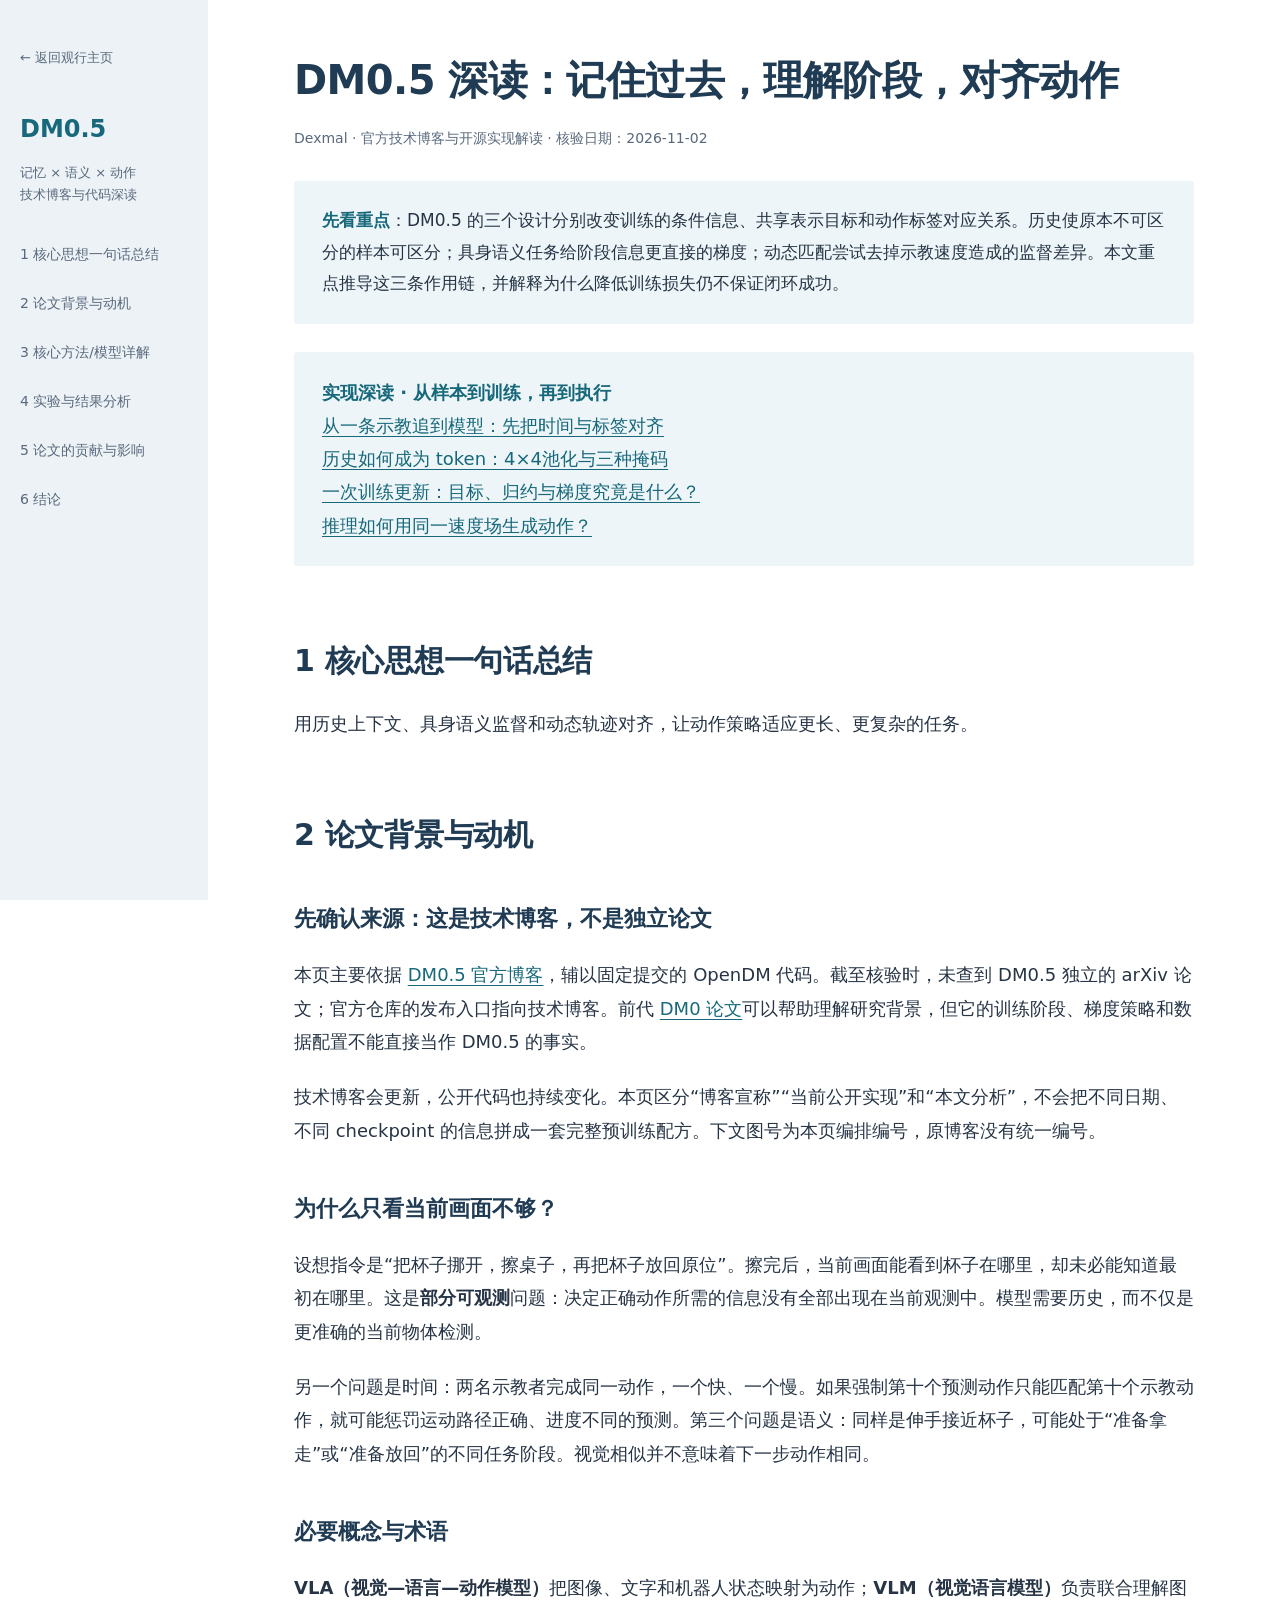
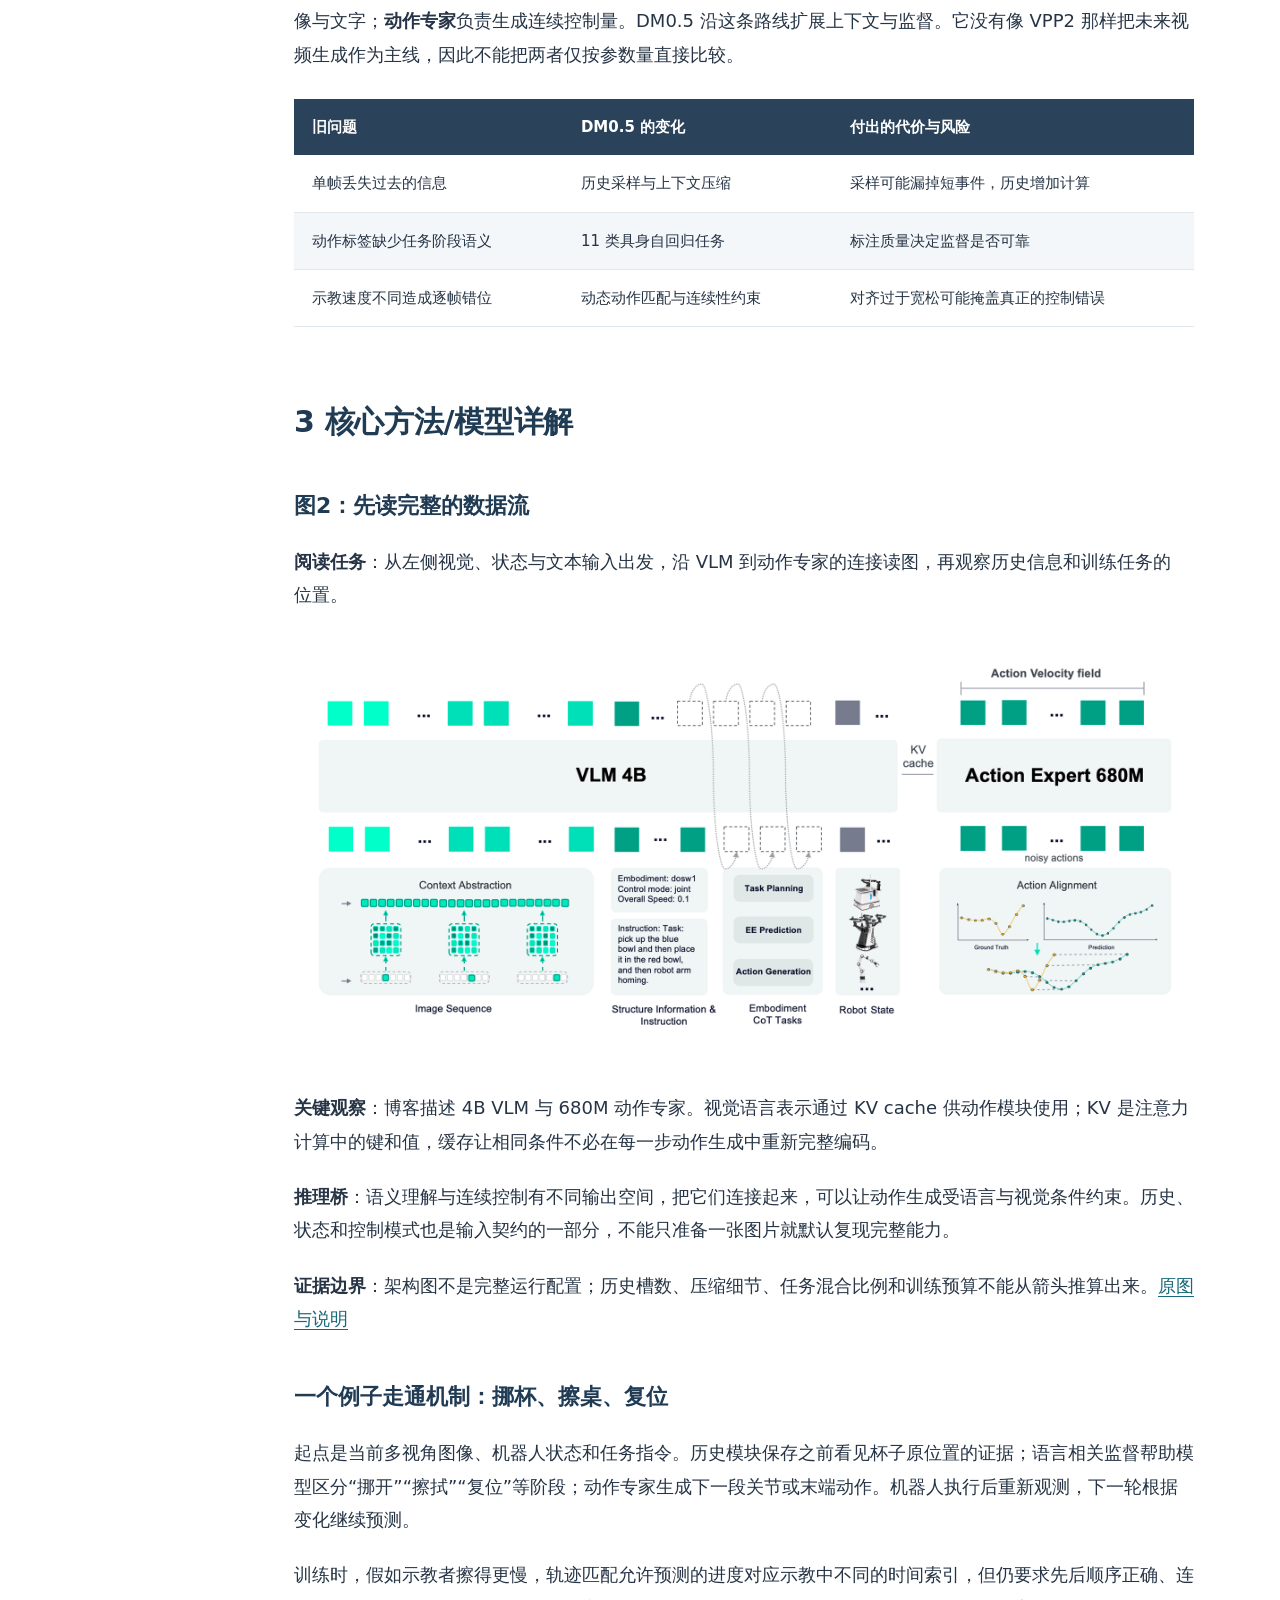
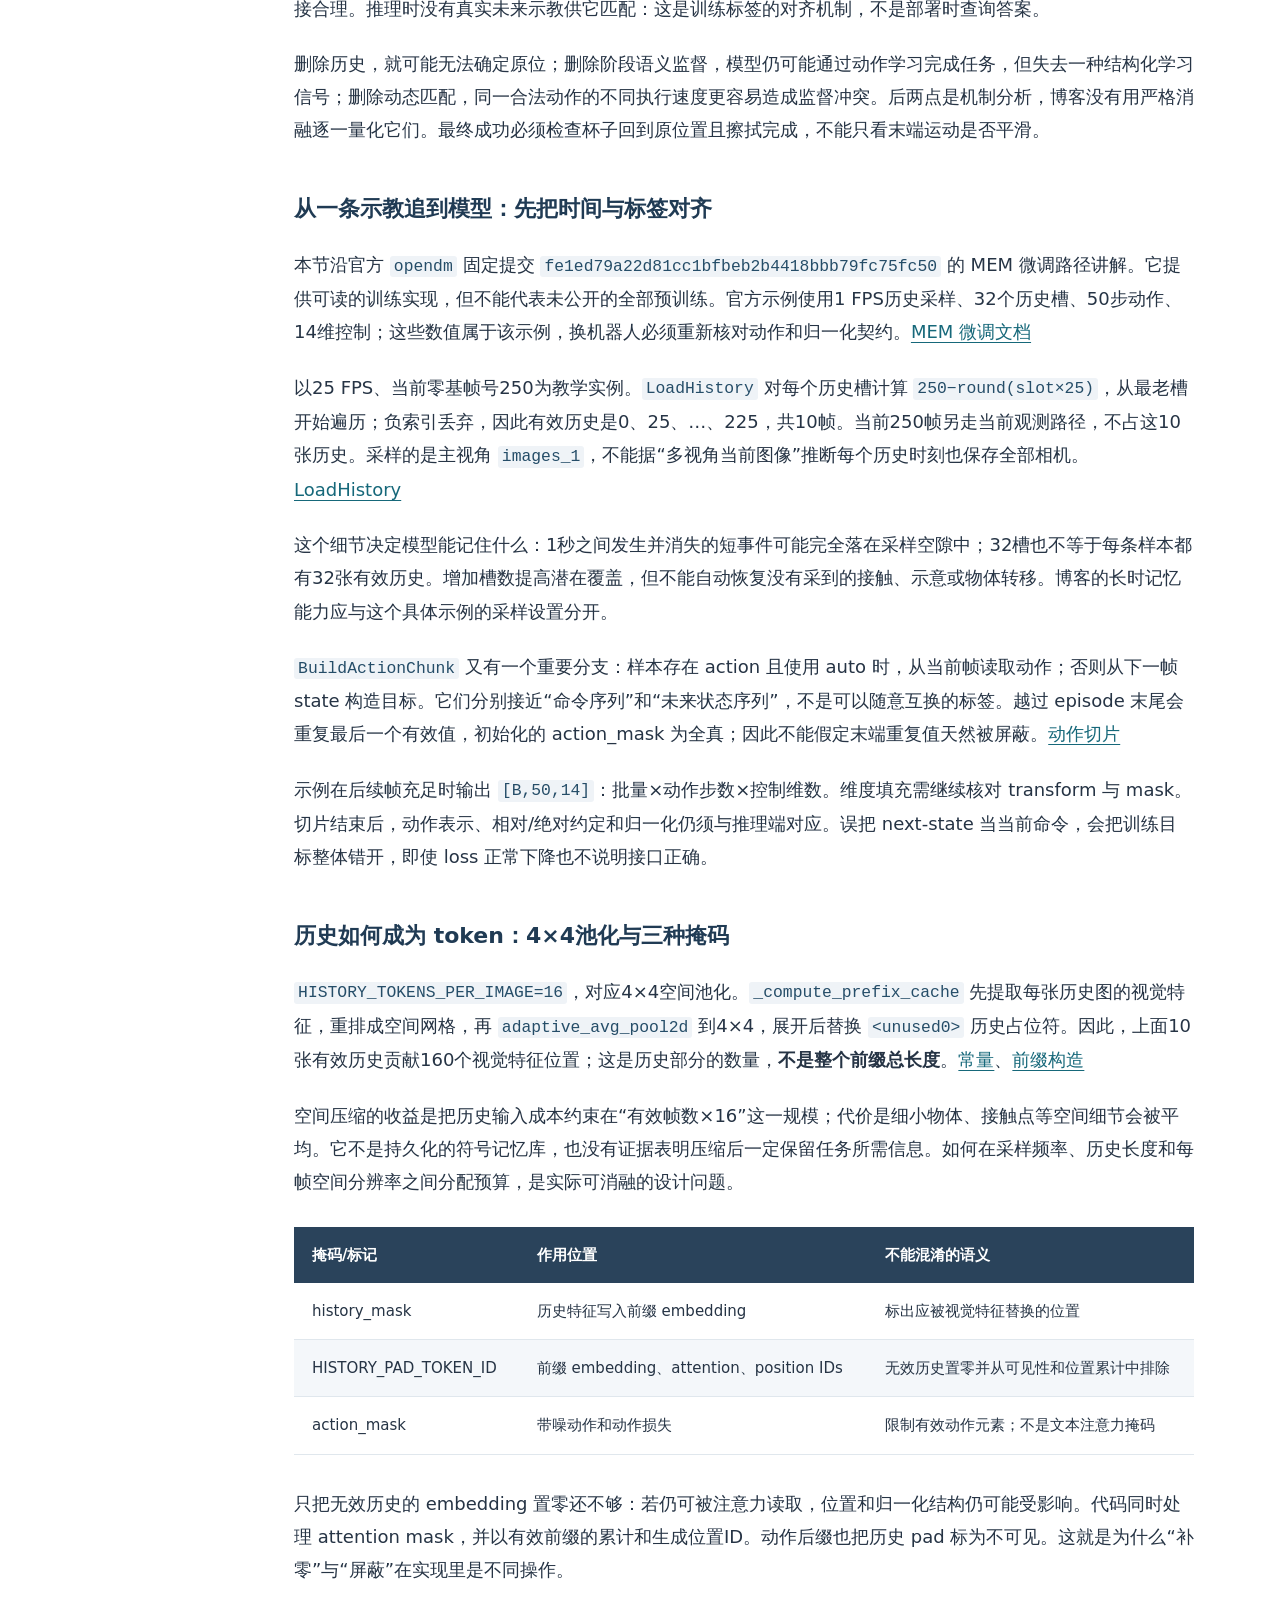
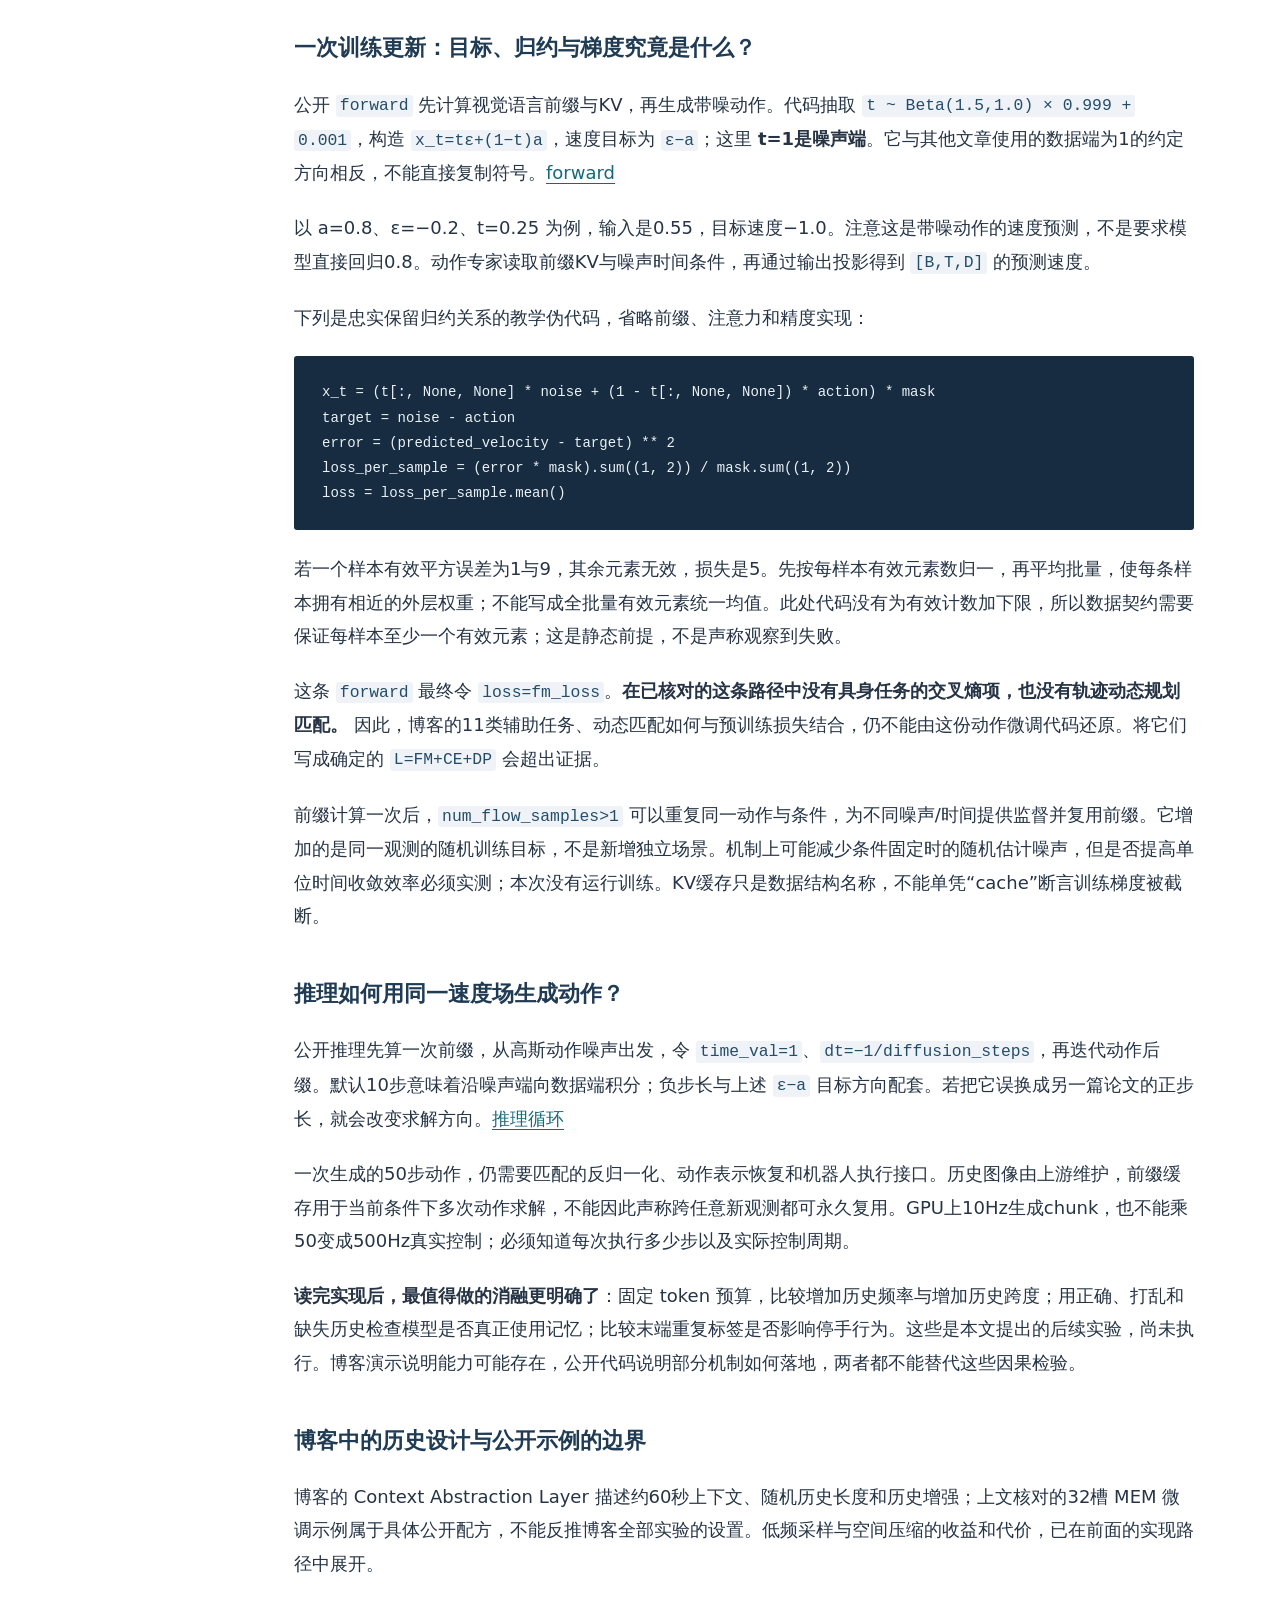
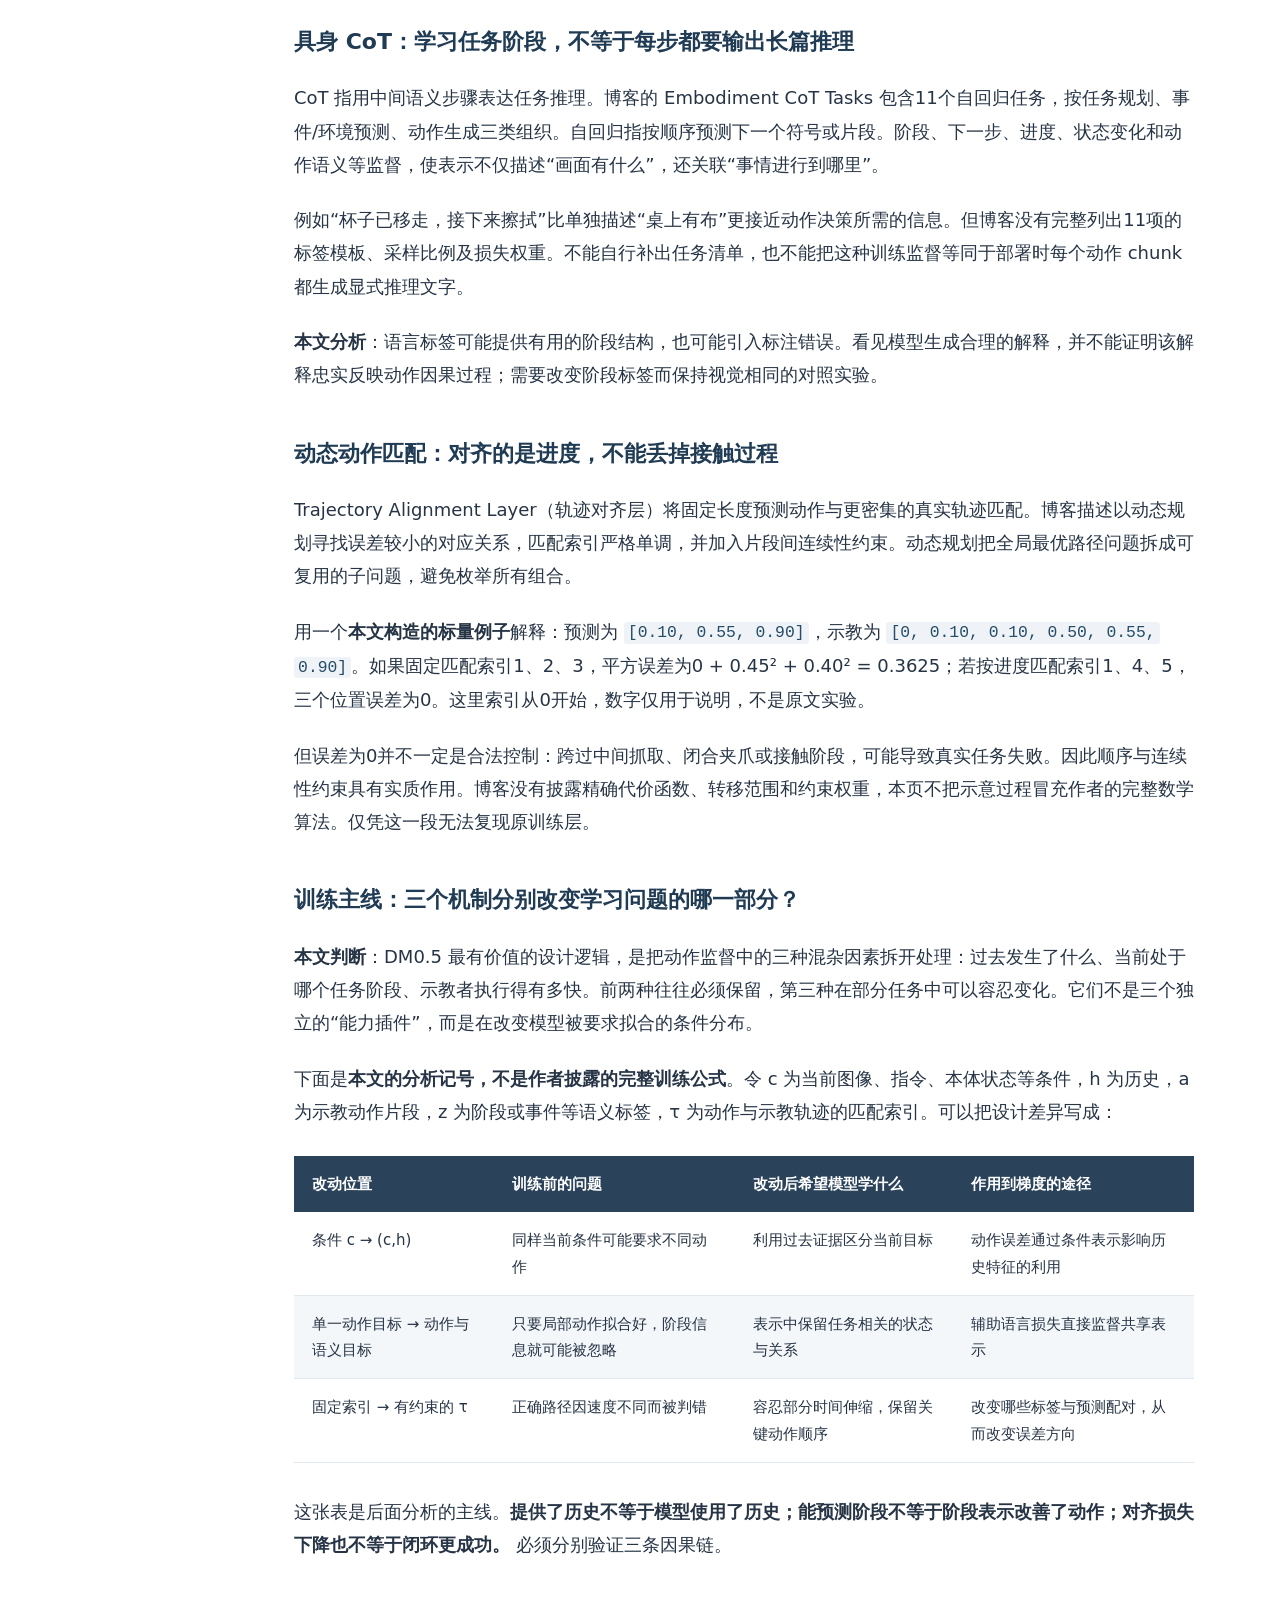
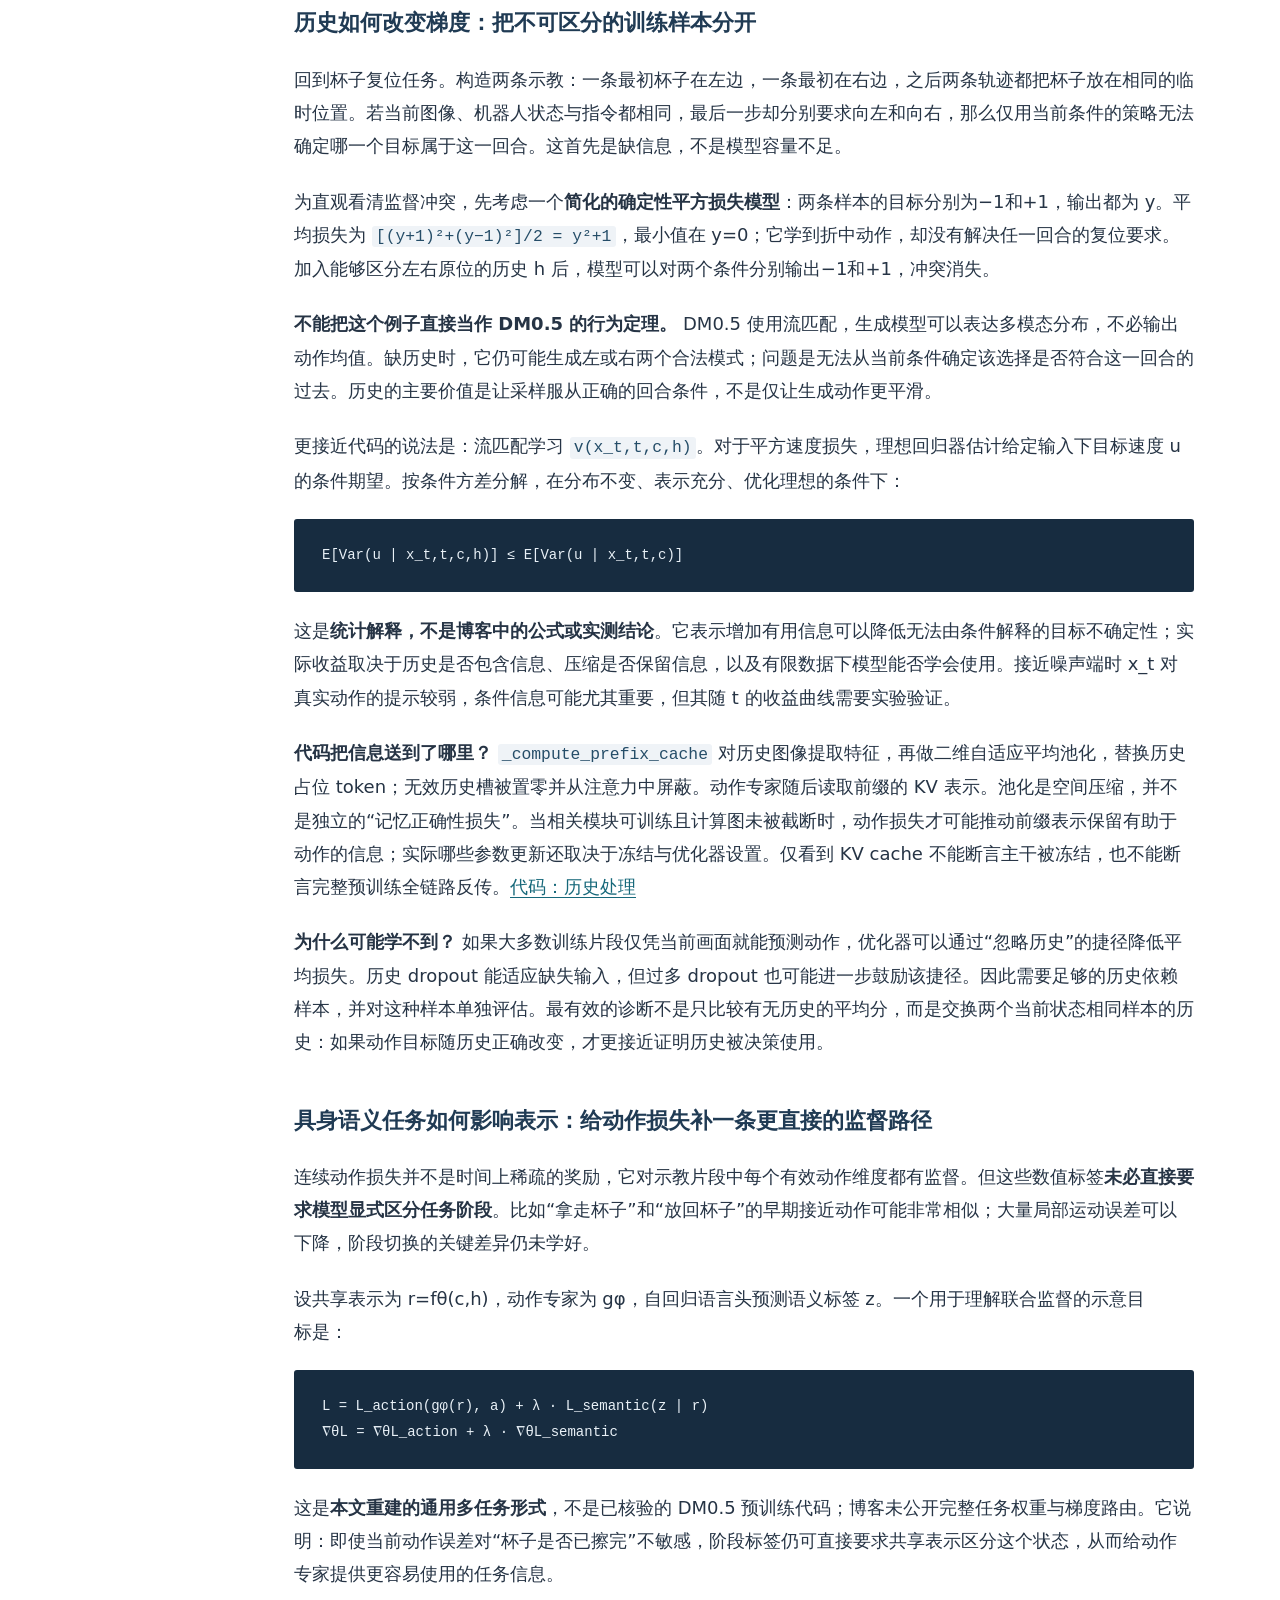
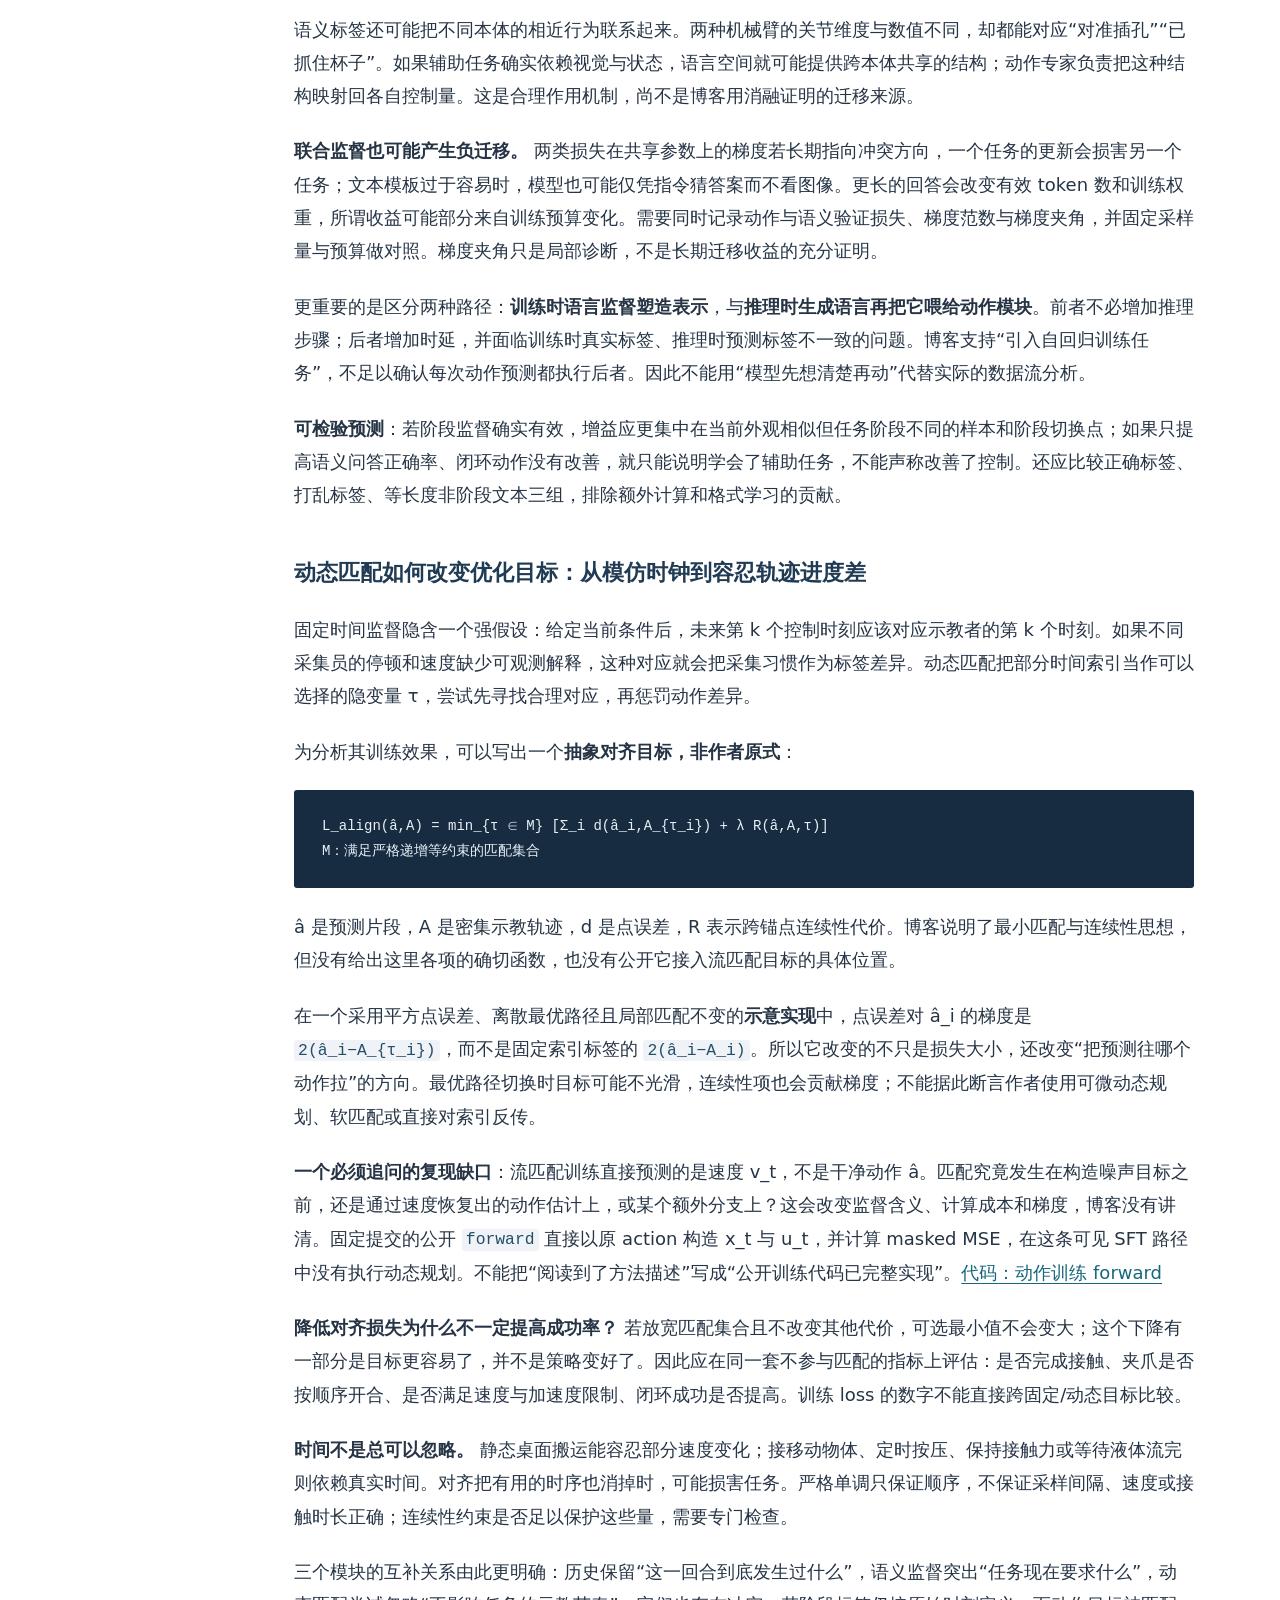
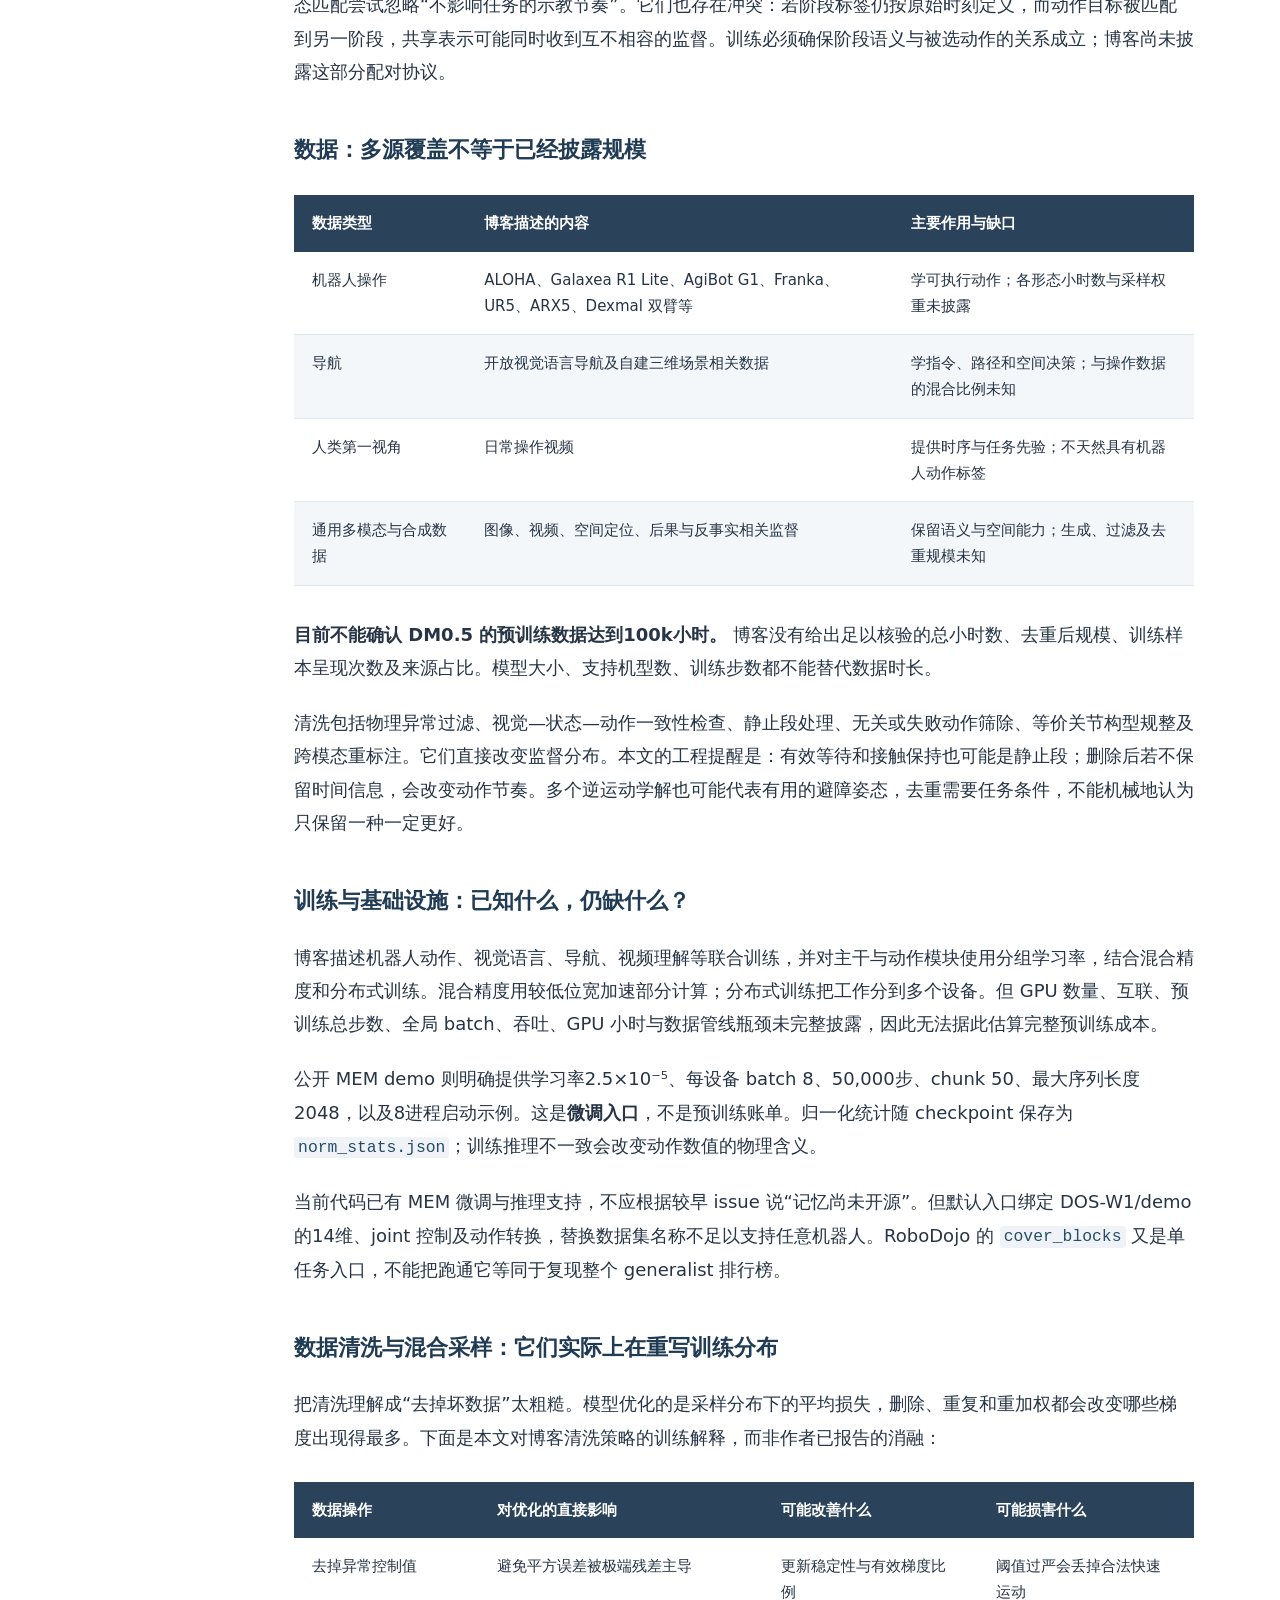
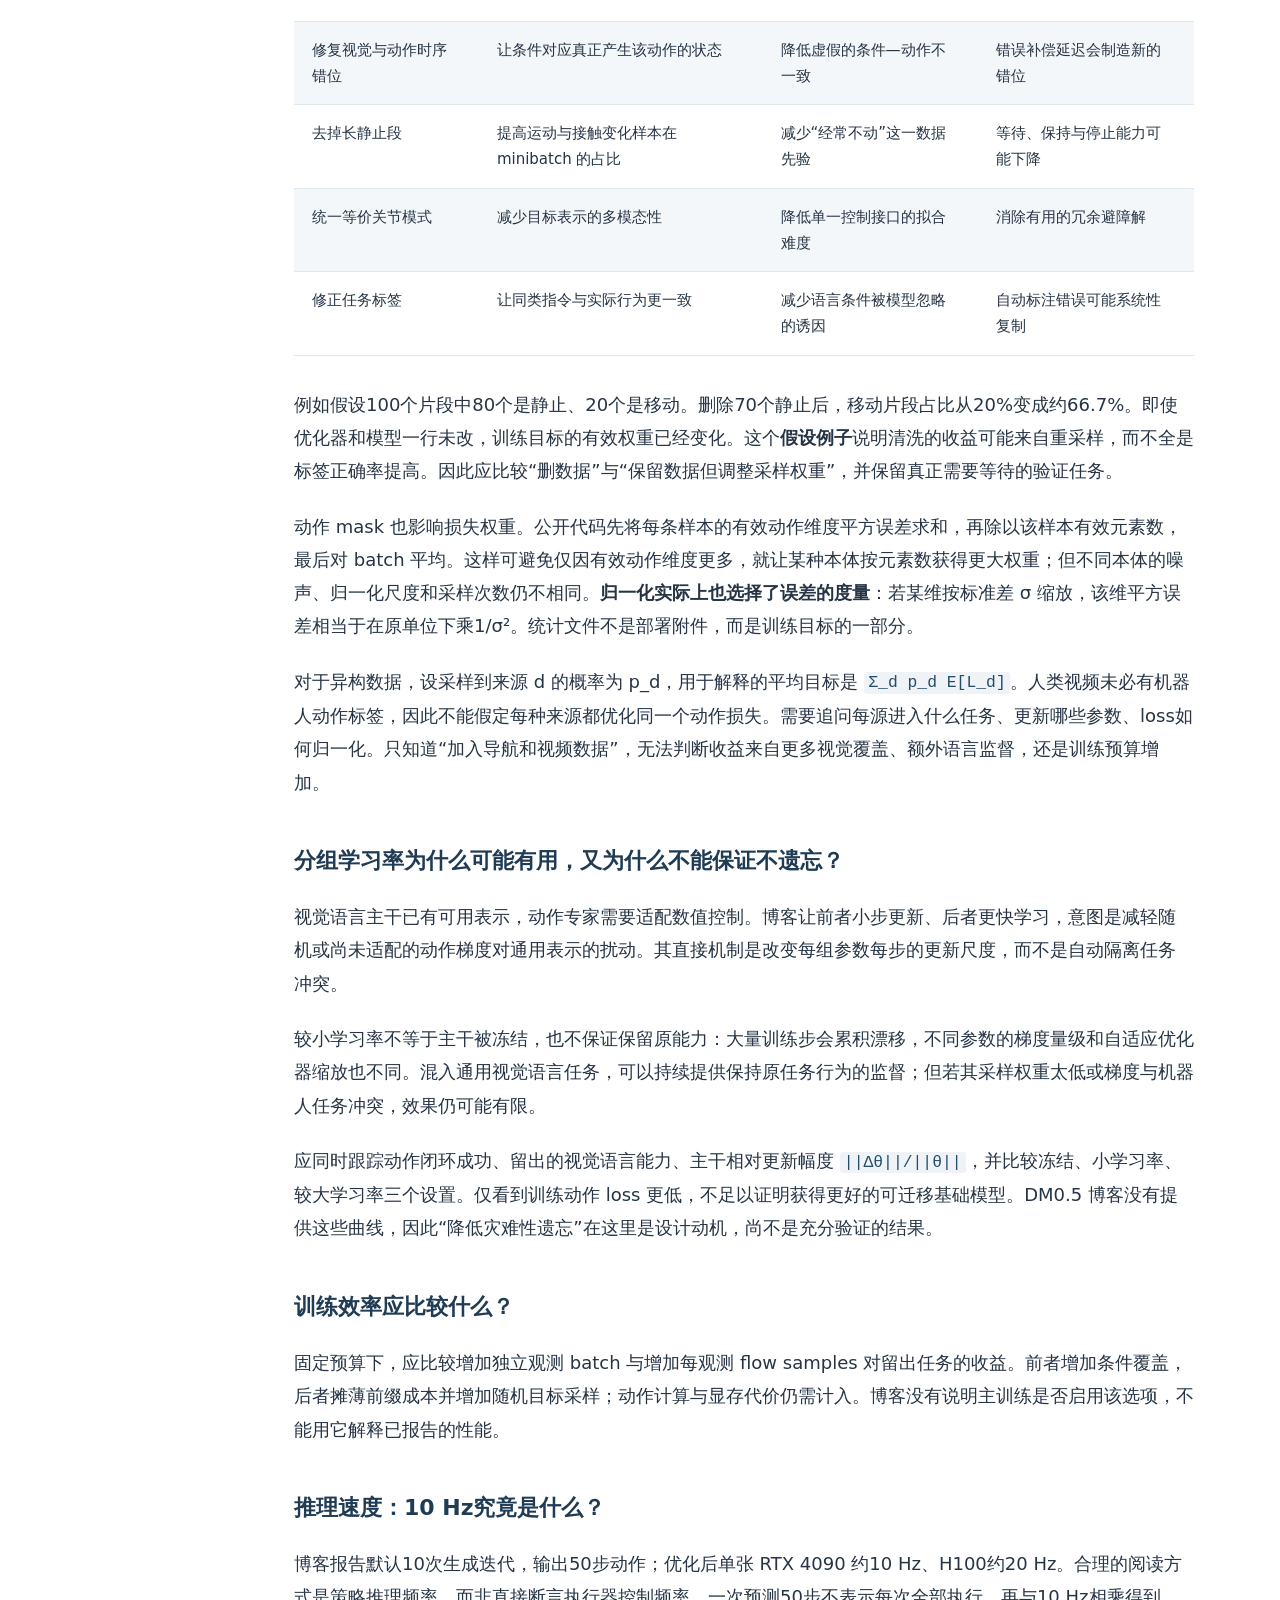
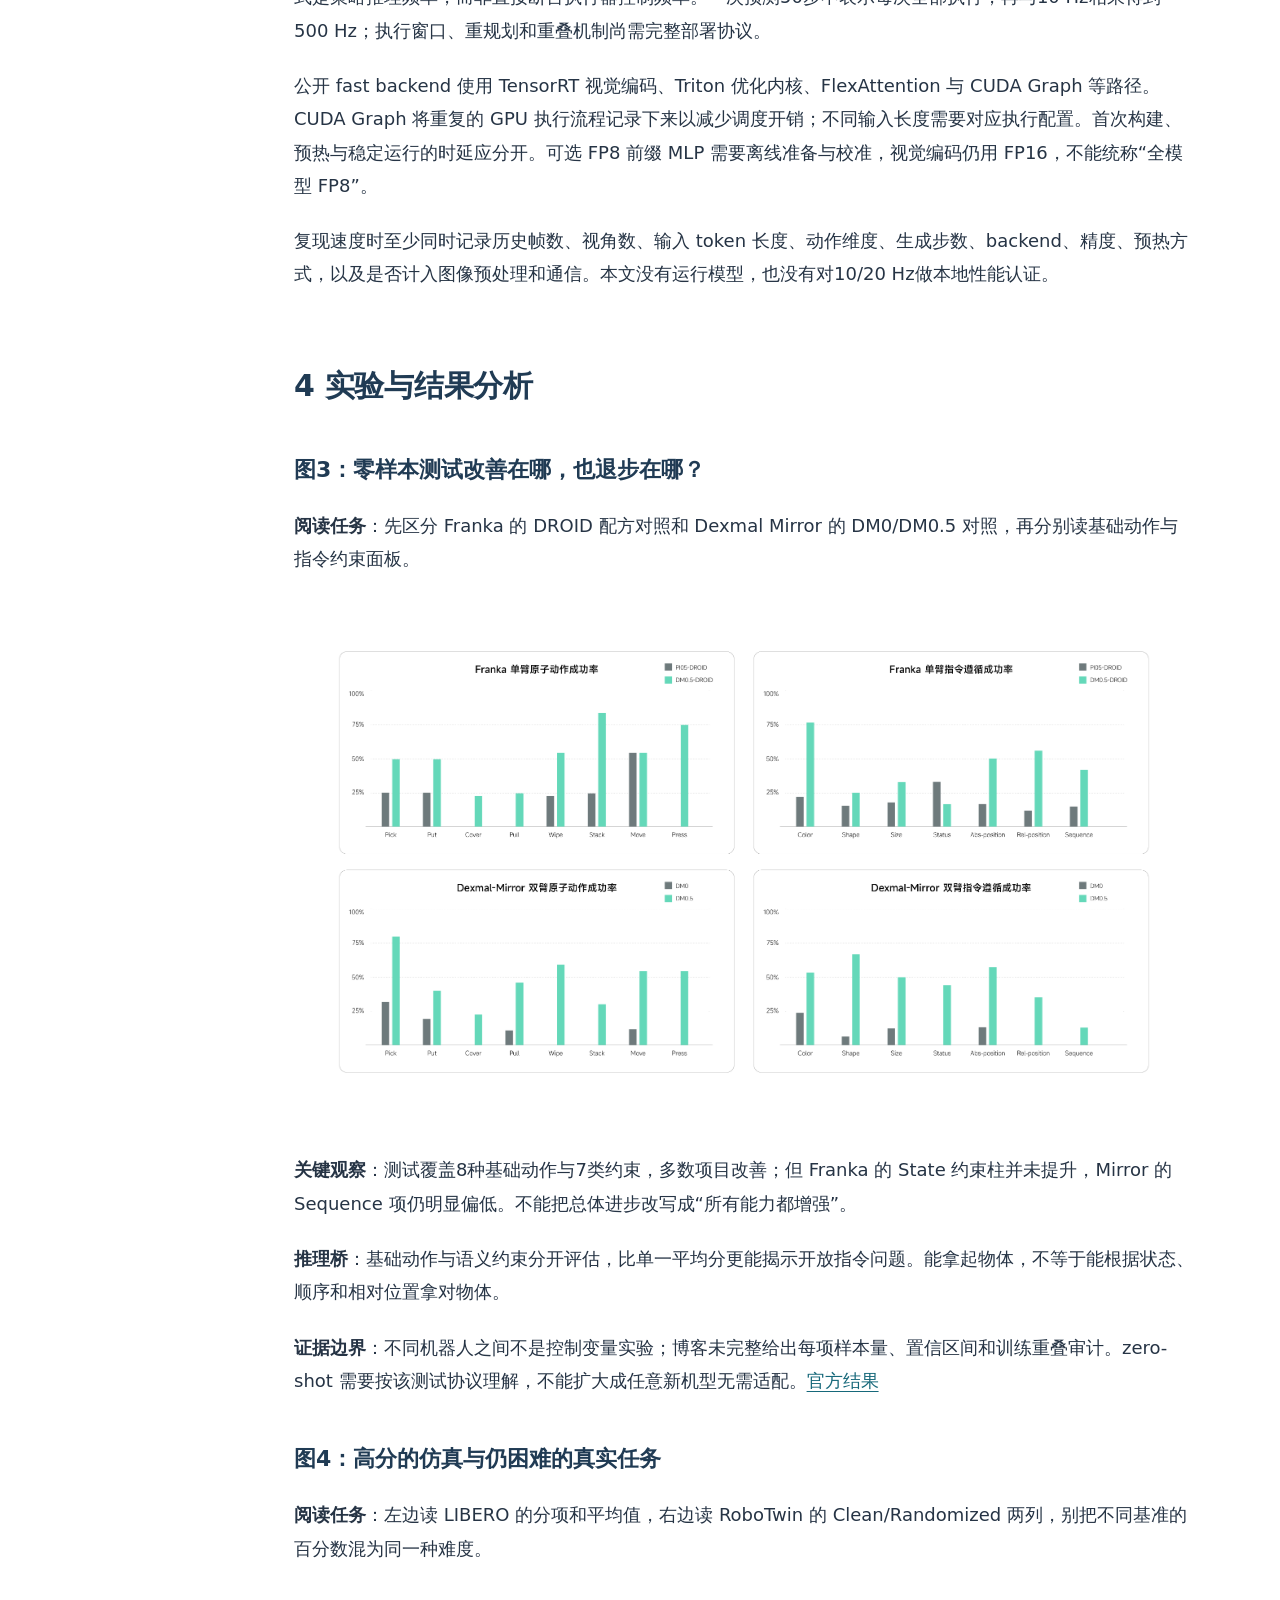
<file: notes/dm05/index.html>
<!DOCTYPE html>

<html lang="zh-CN"><head><meta charset="utf-8"/><meta content="width=device-width,initial-scale=1" name="viewport"/><meta content="DM0.5 技术博客与开源实现深读：历史记忆、具身语义监督、动态动作对齐、数据与训练基础设施。" name="description"/><title>DM0.5 深读 · 观行</title><style>*{box-sizing:border-box}html{scroll-behavior:smooth;scroll-padding-top:24px}body{margin:0;background:#f5f2eb;color:#23323b;font:17px/1.85 system-ui,-apple-system,"Noto Sans CJK SC",sans-serif}aside{position:fixed;width:235px;inset:0 auto 0 0;padding:40px 22px;background:#183d43;color:white;overflow:auto}aside b{font-size:24px}aside small{display:block;color:#bad1cf;margin:12px 0 30px}aside a{display:block;color:#d5e5e2;text-decoration:none;font-size:14px;margin:16px 0}main{max-width:1090px;margin-left:235px;padding:54px 65px 100px}h1{font-size:42px;line-height:1.3;letter-spacing:-1px;margin:0 0 24px}h2{font-size:29px;border-top:2px solid #b7c8c1;padding-top:36px;margin-top:62px;color:#174e50}h3{font-size:22px;margin-top:36px;line-height:1.5}p{margin:18px 0}a{color:#166b76;text-underline-offset:3px}strong{color:#174e50}blockquote{margin:28px 0;padding:12px 24px;border-left:5px solid #bb7a35;background:#f0e7d6}img{max-width:100%;height:auto;display:block;border:1px solid #ddd9cd;border-radius:8px;cursor:zoom-in;margin:24px auto;background:white}table{width:100%;border-collapse:collapse;font-size:15px;display:block;overflow:auto;margin:25px 0}th,td{border-bottom:1px solid #d8ded8;text-align:left;padding:12px;min-width:150px;vertical-align:top}th{background:#e0e9e3}pre{white-space:pre-wrap;overflow-wrap:anywhere;background:#183d43;color:#ecf5ef;padding:25px;border-radius:10px;font-size:14px}li{margin:10px 0}dialog{border:0;padding:10px;width:96vw;max-width:1600px;background:white}dialog::backdrop{background:#000b}dialog img{max-height:88vh;width:auto;border:0;margin:auto;cursor:zoom-out}dialog button{float:right;padding:8px 15px}footer{border-top:1px solid #ccc;margin-top:50px;font-size:13px;color:#666}@media(max-width:950px){aside{position:static;width:auto;padding:20px}aside small{margin:5px 0}aside a{display:inline-block;margin:5px 14px 5px 0}main{margin:0;padding:30px 24px}h1{font-size:32px}h2{font-size:25px}}@media print{aside,dialog{display:none}main{margin:0;padding:0;max-width:none}h2,h3{break-after:avoid}img{max-height:70vh;object-fit:contain}body{font-size:11pt;background:white}}
/* Balanced reading layout */
body{padding-left:248px;background:#f5f3ed}
aside{width:248px;padding:32px 24px;background:#203f36;border-right:1px solid #dce2d8}
aside b{letter-spacing:1px}aside small{line-height:1.8;margin-bottom:28px}
aside a{padding:10px 12px;margin:5px -12px;border-radius:6px;line-height:1.6;transition:background .15s}
aside a:hover,aside a:focus-visible{background:#ffffff14;color:#fff}
aside .home-link{font-size:12px;margin-bottom:32px;color:#c7d6c7}
main{width:100%;max-width:1240px;margin:0 auto;padding:64px clamp(28px,4vw,72px) 100px}
main>h1{max-width:1000px;margin:0 auto 28px;font-size:clamp(32px,2.8vw,46px);line-height:1.45;letter-spacing:-.8px}
main>p,main>h2,main>h3,main>ul,main>ol,main>pre,main>blockquote,main>footer{max-width:880px;margin-left:auto;margin-right:auto}
main>p{margin-top:22px;margin-bottom:22px;line-height:1.95;overflow-wrap:anywhere}
main>h1+p{font-size:13px;color:#718075;max-width:1000px;line-height:1.9}
main>h2{padding-top:38px;margin-top:76px;margin-bottom:30px;font-size:30px;border-top:1px solid #aebdaf}
main>h3{margin-top:42px;margin-bottom:22px;font-size:23px;line-height:1.6}
main>blockquote{margin-top:32px;margin-bottom:40px;padding:14px 26px;border-left:4px solid #ba7748;border-radius:0 8px 8px 0}
main>p:has(>img){max-width:1100px;margin:30px auto 34px;padding:12px;background:#fff;border:1px solid #e1e3db;border-radius:12px;box-shadow:0 6px 22px #293e2c08}
main img{width:100%;margin:0;border:0;border-radius:5px}
main>table{max-width:1100px;margin:30px auto 36px;background:#fff;border:1px solid #dce2d8;border-radius:8px;font-size:15px;line-height:1.8}
th,td{padding:16px 18px;min-width:155px}th{background:#e7ede4}
main>pre{line-height:1.85;padding:26px 30px;background:#203f36}
main>footer{line-height:1.9;padding-top:24px}
a:focus-visible,button:focus-visible{outline:2px solid #bd7a4a;outline-offset:4px}
dialog{max-width:1700px;border-radius:10px}dialog img{max-width:100%;object-fit:contain}
@media(min-width:1700px){body{font-size:18px}main{padding-top:76px}}
@media(max-width:1100px) and (min-width:951px){body{padding-left:216px}aside{width:216px;padding:30px 20px}main{padding-left:30px;padding-right:30px}}
@media(max-width:950px){body{padding-left:0}aside{position:relative;width:100%;padding:22px 24px;border:0}aside .home-link{display:inline-block;margin:0 0 14px;padding:0}aside b{display:block;font-size:21px}aside small{margin:8px 0 14px;font-size:12px}aside>a:not(.home-link){display:inline-block;font-size:12px;margin:3px 5px 3px 0;padding:7px 10px;background:#ffffff0d}main{margin:auto;padding:38px 26px 70px}main>h1{font-size:34px}main>h2{font-size:27px;margin-top:55px}}
@media(max-width:520px){body{font-size:16px}main{padding:30px 20px 60px}main>h1{font-size:29px;line-height:1.5}main>h2{font-size:25px}main>h3{font-size:21px}main>p{line-height:1.9}main>p:has(>img){padding:4px;margin:24px auto;border-radius:7px}main>blockquote{padding:10px 18px}main>pre{font-size:12px;padding:20px 16px}th,td{padding:12px;font-size:13px}aside{padding:20px}aside>a:not(.home-link){font-size:11px}}
@media print{body{padding:0}main{max-width:none;padding:0}main>p:has(>img){box-shadow:none;break-inside:avoid}main>h2,main>h3{break-after:avoid}}
@media(prefers-reduced-motion:reduce){html{scroll-behavior:auto}aside a{transition:none}}
main>h1{text-wrap:balance}main>p{text-wrap:pretty}
main>h1{font-size:clamp(30px,2.7vw,44px)}main>h4{max-width:880px;margin:30px auto 12px;font-size:20px}main>table{font-size:14px}main img{height:auto}dialog img{max-height:84vh;object-fit:contain}dialog .full-image{display:block;text-align:center;padding:8px;font-size:13px}main .ltx{font-size:14px}

.training-map{max-width:880px;margin:30px auto;padding:22px 26px;border-left:4px solid #287668;background:#e8eee7;border-radius:8px}.training-map p{line-height:2}.training-map a{display:inline}main h3{scroll-margin-top:24px}</style><link href="../reading.css?v=204d029a8945" rel="stylesheet"/></head><body><aside><a class="home-link" href="../../">← 返回观行主页</a><b>DM0.5</b><small>记忆 × 语义 × 动作<br/>技术博客与代码深读</small><a href="#s1">1 核心思想一句话总结</a><a href="#s2">2 论文背景与动机</a><a href="#s3">3 核心方法/模型详解</a><a href="#s4">4 实验与结果分析</a><a href="#s5">5 论文的贡献与影响</a><a href="#s6">6 结论</a></aside><main><h1>DM0.5 深读：记住过去，理解阶段，对齐动作</h1>
<p>Dexmal · 官方技术博客与开源实现解读 · 核验日期：2026-11-02</p>
<blockquote>
<p><strong>先看重点</strong>：DM0.5 的三个设计分别改变训练的条件信息、共享表示目标和动作标签对应关系。历史使原本不可区分的样本可区分；具身语义任务给阶段信息更直接的梯度；动态匹配尝试去掉示教速度造成的监督差异。本文重点推导这三条作用链，并解释为什么降低训练损失仍不保证闭环成功。</p>
</blockquote><blockquote><strong>实现深读 · 从样本到训练，再到执行</strong><br/><a href="#m6">从一条示教追到模型：先把时间与标签对齐</a><br/><a href="#m7">历史如何成为 token：4×4池化与三种掩码</a><br/><a href="#m8">一次训练更新：目标、归约与梯度究竟是什么？</a><br/><a href="#m9">推理如何用同一速度场生成动作？</a></blockquote>
<h2 id="s1">1 核心思想一句话总结</h2>
<p>用历史上下文、具身语义监督和动态轨迹对齐，让动作策略适应更长、更复杂的任务。</p>
<h2 id="s2">2 论文背景与动机</h2>
<h3 id="m1">先确认来源：这是技术博客，不是独立论文</h3>
<p>本页主要依据 <a href="https://www.dexmal.com/blog/dm0.5">DM0.5 官方博客</a>，辅以固定提交的 OpenDM 代码。截至核验时，未查到 DM0.5 独立的 arXiv 论文；官方仓库的发布入口指向技术博客。前代 <a href="https://arxiv.org/abs/2602.14974">DM0 论文</a>可以帮助理解研究背景，但它的训练阶段、梯度策略和数据配置不能直接当作 DM0.5 的事实。</p>
<p>技术博客会更新，公开代码也持续变化。本页区分“博客宣称”“当前公开实现”和“本文分析”，不会把不同日期、不同 checkpoint 的信息拼成一套完整预训练配方。下文图号为本页编排编号，原博客没有统一编号。</p>
<h3 id="m2">为什么只看当前画面不够？</h3>
<p>设想指令是“把杯子挪开，擦桌子，再把杯子放回原位”。擦完后，当前画面能看到杯子在哪里，却未必能知道最初在哪里。这是<strong>部分可观测</strong>问题：决定正确动作所需的信息没有全部出现在当前观测中。模型需要历史，而不仅是更准确的当前物体检测。</p>
<p>另一个问题是时间：两名示教者完成同一动作，一个快、一个慢。如果强制第十个预测动作只能匹配第十个示教动作，就可能惩罚运动路径正确、进度不同的预测。第三个问题是语义：同样是伸手接近杯子，可能处于“准备拿走”或“准备放回”的不同任务阶段。视觉相似并不意味着下一步动作相同。</p>
<h3 id="m3">必要概念与术语</h3>
<p><strong>VLA（视觉—语言—动作模型）</strong>把图像、文字和机器人状态映射为动作；<strong>VLM（视觉语言模型）</strong>负责联合理解图像与文字；<strong>动作专家</strong>负责生成连续控制量。DM0.5 沿这条路线扩展上下文与监督。它没有像 VPP2 那样把未来视频生成作为主线，因此不能把两者仅按参数量直接比较。</p>
<div aria-label="数据表格，可横向滚动" class="table-scroll" role="region" tabindex="0"><table>
<thead>
<tr>
<th>旧问题</th>
<th>DM0.5 的变化</th>
<th>付出的代价与风险</th>
</tr>
</thead>
<tbody>
<tr>
<td>单帧丢失过去的信息</td>
<td>历史采样与上下文压缩</td>
<td>采样可能漏掉短事件，历史增加计算</td>
</tr>
<tr>
<td>动作标签缺少任务阶段语义</td>
<td>11 类具身自回归任务</td>
<td>标注质量决定监督是否可靠</td>
</tr>
<tr>
<td>示教速度不同造成逐帧错位</td>
<td>动态动作匹配与连续性约束</td>
<td>对齐过于宽松可能掩盖真正的控制错误</td>
</tr>
</tbody>
</table></div>
<h2 id="s3">3 核心方法/模型详解</h2>
<h3 id="m4">图2：先读完整的数据流</h3>
<p><strong>阅读任务</strong>：从左侧视觉、状态与文本输入出发，沿 VLM 到动作专家的连接读图，再观察历史信息和训练任务的位置。</p>
<p><img alt="图2：DM0.5 模型架构" loading="lazy" src="assets/figure-2.png" tabindex="0" title="点击放大；Esc 关闭"/></p>
<p><strong>关键观察</strong>：博客描述 4B VLM 与 680M 动作专家。视觉语言表示通过 KV cache 供动作模块使用；KV 是注意力计算中的键和值，缓存让相同条件不必在每一步动作生成中重新完整编码。</p>
<p><strong>推理桥</strong>：语义理解与连续控制有不同输出空间，把它们连接起来，可以让动作生成受语言与视觉条件约束。历史、状态和控制模式也是输入契约的一部分，不能只准备一张图片就默认复现完整能力。</p>
<p><strong>证据边界</strong>：架构图不是完整运行配置；历史槽数、压缩细节、任务混合比例和训练预算不能从箭头推算出来。<a href="https://www.dexmal.com/blog/dm0.5">原图与说明</a></p>
<h3 id="m5">一个例子走通机制：挪杯、擦桌、复位</h3>
<p>起点是当前多视角图像、机器人状态和任务指令。历史模块保存之前看见杯子原位置的证据；语言相关监督帮助模型区分“挪开”“擦拭”“复位”等阶段；动作专家生成下一段关节或末端动作。机器人执行后重新观测，下一轮根据变化继续预测。</p>
<p>训练时，假如示教者擦得更慢，轨迹匹配允许预测的进度对应示教中不同的时间索引，但仍要求先后顺序正确、连接合理。推理时没有真实未来示教供它匹配：这是训练标签的对齐机制，不是部署时查询答案。</p>
<p>删除历史，就可能无法确定原位；删除阶段语义监督，模型仍可能通过动作学习完成任务，但失去一种结构化学习信号；删除动态匹配，同一合法动作的不同执行速度更容易造成监督冲突。后两点是机制分析，博客没有用严格消融逐一量化它们。最终成功必须检查杯子回到原位置且擦拭完成，不能只看末端运动是否平滑。</p>
<h3 id="m6">从一条示教追到模型：先把时间与标签对齐</h3>
<p>本节沿官方 <code>opendm</code> 固定提交 <code>fe1ed79a22d81cc1bfbeb2b4418bbb79fc75fc50</code> 的 MEM 微调路径讲解。它提供可读的训练实现，但不能代表未公开的全部预训练。官方示例使用1 FPS历史采样、32个历史槽、50步动作、14维控制；这些数值属于该示例，换机器人必须重新核对动作和归一化契约。<a href="https://github.com/dexmal/opendm/blob/fe1ed79a22d81cc1bfbeb2b4418bbb79fc75fc50/docs/zh/dm05_mem_sft.md">MEM 微调文档</a></p>
<p>以25 FPS、当前零基帧号250为教学实例。<code>LoadHistory</code> 对每个历史槽计算 <code>250−round(slot×25)</code>，从最老槽开始遍历；负索引丢弃，因此有效历史是0、25、…、225，共10帧。当前250帧另走当前观测路径，不占这10张历史。采样的是主视角 <code>images_1</code>，不能据“多视角当前图像”推断每个历史时刻也保存全部相机。<a href="https://github.com/dexmal/opendm/blob/fe1ed79a22d81cc1bfbeb2b4418bbb79fc75fc50/opendm/data/transforms.py#L230">LoadHistory</a></p>
<p>这个细节决定模型能记住什么：1秒之间发生并消失的短事件可能完全落在采样空隙中；32槽也不等于每条样本都有32张有效历史。增加槽数提高潜在覆盖，但不能自动恢复没有采到的接触、示意或物体转移。博客的长时记忆能力应与这个具体示例的采样设置分开。</p>
<p><code>BuildActionChunk</code> 又有一个重要分支：样本存在 action 且使用 auto 时，从当前帧读取动作；否则从下一帧 state 构造目标。它们分别接近“命令序列”和“未来状态序列”，不是可以随意互换的标签。越过 episode 末尾会重复最后一个有效值，初始化的 action_mask 为全真；因此不能假定末端重复值天然被屏蔽。<a href="https://github.com/dexmal/opendm/blob/fe1ed79a22d81cc1bfbeb2b4418bbb79fc75fc50/opendm/data/transforms.py#L271">动作切片</a></p>
<p>示例在后续帧充足时输出 <code>[B,50,14]</code>：批量×动作步数×控制维数。维度填充需继续核对 transform 与 mask。切片结束后，动作表示、相对/绝对约定和归一化仍须与推理端对应。误把 next-state 当当前命令，会把训练目标整体错开，即使 loss 正常下降也不说明接口正确。</p>
<h3 id="m7">历史如何成为 token：4×4池化与三种掩码</h3>
<p><code>HISTORY_TOKENS_PER_IMAGE=16</code>，对应4×4空间池化。<code>_compute_prefix_cache</code> 先提取每张历史图的视觉特征，重排成空间网格，再 <code>adaptive_avg_pool2d</code> 到4×4，展开后替换 <code>&lt;unused0&gt;</code> 历史占位符。因此，上面10张有效历史贡献160个视觉特征位置；这是历史部分的数量，<strong>不是整个前缀总长度</strong>。<a href="https://github.com/dexmal/opendm/blob/fe1ed79a22d81cc1bfbeb2b4418bbb79fc75fc50/opendm/constants/robot.py">常量</a>、<a href="https://github.com/dexmal/opendm/blob/fe1ed79a22d81cc1bfbeb2b4418bbb79fc75fc50/opendm/model/dm05/dm05_arch.py#L1583">前缀构造</a></p>
<p>空间压缩的收益是把历史输入成本约束在“有效帧数×16”这一规模；代价是细小物体、接触点等空间细节会被平均。它不是持久化的符号记忆库，也没有证据表明压缩后一定保留任务所需信息。如何在采样频率、历史长度和每帧空间分辨率之间分配预算，是实际可消融的设计问题。</p>
<div aria-label="数据表格，可横向滚动" class="table-scroll" role="region" tabindex="0"><table>
<thead>
<tr>
<th>掩码/标记</th>
<th>作用位置</th>
<th>不能混淆的语义</th>
</tr>
</thead>
<tbody>
<tr>
<td>history_mask</td>
<td>历史特征写入前缀 embedding</td>
<td>标出应被视觉特征替换的位置</td>
</tr>
<tr>
<td>HISTORY_PAD_TOKEN_ID</td>
<td>前缀 embedding、attention、position IDs</td>
<td>无效历史置零并从可见性和位置累计中排除</td>
</tr>
<tr>
<td>action_mask</td>
<td>带噪动作和动作损失</td>
<td>限制有效动作元素；不是文本注意力掩码</td>
</tr>
</tbody>
</table></div>
<p>只把无效历史的 embedding 置零还不够：若仍可被注意力读取，位置和归一化结构仍可能受影响。代码同时处理 attention mask，并以有效前缀的累计和生成位置ID。动作后缀也把历史 pad 标为不可见。这就是为什么“补零”与“屏蔽”在实现里是不同操作。</p>
<h3 id="m8">一次训练更新：目标、归约与梯度究竟是什么？</h3>
<p>公开 <code>forward</code> 先计算视觉语言前缀与KV，再生成带噪动作。代码抽取 <code>t ~ Beta(1.5,1.0) × 0.999 + 0.001</code>，构造 <code>x_t=tε+(1−t)a</code>，速度目标为 <code>ε−a</code>；这里 <strong>t=1是噪声端</strong>。它与其他文章使用的数据端为1的约定方向相反，不能直接复制符号。<a href="https://github.com/dexmal/opendm/blob/fe1ed79a22d81cc1bfbeb2b4418bbb79fc75fc50/opendm/model/dm05/dm05_arch.py#L837">forward</a></p>
<p>以 a=0.8、ε=−0.2、t=0.25 为例，输入是0.55，目标速度−1.0。注意这是带噪动作的速度预测，不是要求模型直接回归0.8。动作专家读取前缀KV与噪声时间条件，再通过输出投影得到 <code>[B,T,D]</code> 的预测速度。</p>
<p>下列是忠实保留归约关系的教学伪代码，省略前缀、注意力和精度实现：</p>
<pre><code class="language-python">x_t = (t[:, None, None] * noise + (1 - t[:, None, None]) * action) * mask
target = noise - action
error = (predicted_velocity - target) ** 2
loss_per_sample = (error * mask).sum((1, 2)) / mask.sum((1, 2))
loss = loss_per_sample.mean()
</code></pre>
<p>若一个样本有效平方误差为1与9，其余元素无效，损失是5。先按每样本有效元素数归一，再平均批量，使每条样本拥有相近的外层权重；不能写成全批量有效元素统一均值。此处代码没有为有效计数加下限，所以数据契约需要保证每样本至少一个有效元素；这是静态前提，不是声称观察到失败。</p>
<p>这条 <code>forward</code> 最终令 <code>loss=fm_loss</code>。<strong>在已核对的这条路径中没有具身任务的交叉熵项，也没有轨迹动态规划匹配。</strong> 因此，博客的11类辅助任务、动态匹配如何与预训练损失结合，仍不能由这份动作微调代码还原。将它们写成确定的 <code>L=FM+CE+DP</code> 会超出证据。</p>
<p>前缀计算一次后，<code>num_flow_samples&gt;1</code> 可以重复同一动作与条件，为不同噪声/时间提供监督并复用前缀。它增加的是同一观测的随机训练目标，不是新增独立场景。机制上可能减少条件固定时的随机估计噪声，但是否提高单位时间收敛效率必须实测；本次没有运行训练。KV缓存只是数据结构名称，不能单凭“cache”断言训练梯度被截断。</p>
<h3 id="m9">推理如何用同一速度场生成动作？</h3>
<p>公开推理先算一次前缀，从高斯动作噪声出发，令 <code>time_val=1</code>、<code>dt=−1/diffusion_steps</code>，再迭代动作后缀。默认10步意味着沿噪声端向数据端积分；负步长与上述 <code>ε−a</code> 目标方向配套。若把它误换成另一篇论文的正步长，就会改变求解方向。<a href="https://github.com/dexmal/opendm/blob/fe1ed79a22d81cc1bfbeb2b4418bbb79fc75fc50/opendm/model/dm05/dm05_arch.py#L1015">推理循环</a></p>
<p>一次生成的50步动作，仍需要匹配的反归一化、动作表示恢复和机器人执行接口。历史图像由上游维护，前缀缓存用于当前条件下多次动作求解，不能因此声称跨任意新观测都可永久复用。GPU上10Hz生成chunk，也不能乘50变成500Hz真实控制；必须知道每次执行多少步以及实际控制周期。</p>
<p><strong>读完实现后，最值得做的消融更明确了</strong>：固定 token 预算，比较增加历史频率与增加历史跨度；用正确、打乱和缺失历史检查模型是否真正使用记忆；比较末端重复标签是否影响停手行为。这些是本文提出的后续实验，尚未执行。博客演示说明能力可能存在，公开代码说明部分机制如何落地，两者都不能替代这些因果检验。</p>
<h3 id="m10">博客中的历史设计与公开示例的边界</h3>
<p>博客的 Context Abstraction Layer 描述约60秒上下文、随机历史长度和历史增强；上文核对的32槽 MEM 微调示例属于具体公开配方，不能反推博客全部实验的设置。低频采样与空间压缩的收益和代价，已在前面的实现路径中展开。</p>
<h3 id="m11">具身 CoT：学习任务阶段，不等于每步都要输出长篇推理</h3>
<p>CoT 指用中间语义步骤表达任务推理。博客的 Embodiment CoT Tasks 包含11个自回归任务，按任务规划、事件/环境预测、动作生成三类组织。自回归指按顺序预测下一个符号或片段。阶段、下一步、进度、状态变化和动作语义等监督，使表示不仅描述“画面有什么”，还关联“事情进行到哪里”。</p>
<p>例如“杯子已移走，接下来擦拭”比单独描述“桌上有布”更接近动作决策所需的信息。但博客没有完整列出11项的标签模板、采样比例及损失权重。不能自行补出任务清单，也不能把这种训练监督等同于部署时每个动作 chunk 都生成显式推理文字。</p>
<p><strong>本文分析</strong>：语言标签可能提供有用的阶段结构，也可能引入标注错误。看见模型生成合理的解释，并不能证明该解释忠实反映动作因果过程；需要改变阶段标签而保持视觉相同的对照实验。</p>
<h3 id="m12">动态动作匹配：对齐的是进度，不能丢掉接触过程</h3>
<p>Trajectory Alignment Layer（轨迹对齐层）将固定长度预测动作与更密集的真实轨迹匹配。博客描述以动态规划寻找误差较小的对应关系，匹配索引严格单调，并加入片段间连续性约束。动态规划把全局最优路径问题拆成可复用的子问题，避免枚举所有组合。</p>
<p>用一个<strong>本文构造的标量例子</strong>解释：预测为 <code>[0.10, 0.55, 0.90]</code>，示教为 <code>[0, 0.10, 0.10, 0.50, 0.55, 0.90]</code>。如果固定匹配索引1、2、3，平方误差为0 + 0.45² + 0.40² = 0.3625；若按进度匹配索引1、4、5，三个位置误差为0。这里索引从0开始，数字仅用于说明，不是原文实验。</p>
<p>但误差为0并不一定是合法控制：跨过中间抓取、闭合夹爪或接触阶段，可能导致真实任务失败。因此顺序与连续性约束具有实质作用。博客没有披露精确代价函数、转移范围和约束权重，本页不把示意过程冒充作者的完整数学算法。仅凭这一段无法复现原训练层。</p>
<h3 id="m13">训练主线：三个机制分别改变学习问题的哪一部分？</h3>
<p><strong>本文判断</strong>：DM0.5 最有价值的设计逻辑，是把动作监督中的三种混杂因素拆开处理：过去发生了什么、当前处于哪个任务阶段、示教者执行得有多快。前两种往往必须保留，第三种在部分任务中可以容忍变化。它们不是三个独立的“能力插件”，而是在改变模型被要求拟合的条件分布。</p>
<p>下面是<strong>本文的分析记号，不是作者披露的完整训练公式</strong>。令 c 为当前图像、指令、本体状态等条件，h 为历史，a 为示教动作片段，z 为阶段或事件等语义标签，τ 为动作与示教轨迹的匹配索引。可以把设计差异写成：</p>
<div aria-label="数据表格，可横向滚动" class="table-scroll" role="region" tabindex="0"><table>
<thead>
<tr>
<th>改动位置</th>
<th>训练前的问题</th>
<th>改动后希望模型学什么</th>
<th>作用到梯度的途径</th>
</tr>
</thead>
<tbody>
<tr>
<td>条件 c → (c,h)</td>
<td>同样当前条件可能要求不同动作</td>
<td>利用过去证据区分当前目标</td>
<td>动作误差通过条件表示影响历史特征的利用</td>
</tr>
<tr>
<td>单一动作目标 → 动作与语义目标</td>
<td>只要局部动作拟合好，阶段信息就可能被忽略</td>
<td>表示中保留任务相关的状态与关系</td>
<td>辅助语言损失直接监督共享表示</td>
</tr>
<tr>
<td>固定索引 → 有约束的 τ</td>
<td>正确路径因速度不同而被判错</td>
<td>容忍部分时间伸缩，保留关键动作顺序</td>
<td>改变哪些标签与预测配对，从而改变误差方向</td>
</tr>
</tbody>
</table></div>
<p>这张表是后面分析的主线。<strong>提供了历史不等于模型使用了历史；能预测阶段不等于阶段表示改善了动作；对齐损失下降也不等于闭环更成功。</strong> 必须分别验证三条因果链。</p>
<h3 id="m14">历史如何改变梯度：把不可区分的训练样本分开</h3>
<p>回到杯子复位任务。构造两条示教：一条最初杯子在左边，一条最初在右边，之后两条轨迹都把杯子放在相同的临时位置。若当前图像、机器人状态与指令都相同，最后一步却分别要求向左和向右，那么仅用当前条件的策略无法确定哪一个目标属于这一回合。这首先是缺信息，不是模型容量不足。</p>
<p>为直观看清监督冲突，先考虑一个<strong>简化的确定性平方损失模型</strong>：两条样本的目标分别为−1和+1，输出都为 y。平均损失为 <code>[(y+1)²+(y−1)²]/2 = y²+1</code>，最小值在 y=0；它学到折中动作，却没有解决任一回合的复位要求。加入能够区分左右原位的历史 h 后，模型可以对两个条件分别输出−1和+1，冲突消失。</p>
<p><strong>不能把这个例子直接当作 DM0.5 的行为定理。</strong> DM0.5 使用流匹配，生成模型可以表达多模态分布，不必输出动作均值。缺历史时，它仍可能生成左或右两个合法模式；问题是无法从当前条件确定该选择是否符合这一回合的过去。历史的主要价值是让采样服从正确的回合条件，不是仅让生成动作更平滑。</p>
<p>更接近代码的说法是：流匹配学习 <code>v(x_t,t,c,h)</code>。对于平方速度损失，理想回归器估计给定输入下目标速度 u 的条件期望。按条件方差分解，在分布不变、表示充分、优化理想的条件下：</p>
<pre><code class="language-text">E[Var(u | x_t,t,c,h)] ≤ E[Var(u | x_t,t,c)]
</code></pre>
<p>这是<strong>统计解释，不是博客中的公式或实测结论</strong>。它表示增加有用信息可以降低无法由条件解释的目标不确定性；实际收益取决于历史是否包含信息、压缩是否保留信息，以及有限数据下模型能否学会使用。接近噪声端时 x_t 对真实动作的提示较弱，条件信息可能尤其重要，但其随 t 的收益曲线需要实验验证。</p>
<p><strong>代码把信息送到了哪里？</strong> <code>_compute_prefix_cache</code> 对历史图像提取特征，再做二维自适应平均池化，替换历史占位 token；无效历史槽被置零并从注意力中屏蔽。动作专家随后读取前缀的 KV 表示。池化是空间压缩，并不是独立的“记忆正确性损失”。当相关模块可训练且计算图未被截断时，动作损失才可能推动前缀表示保留有助于动作的信息；实际哪些参数更新还取决于冻结与优化器设置。仅看到 KV cache 不能断言主干被冻结，也不能断言完整预训练全链路反传。<a href="https://github.com/dexmal/opendm/blob/fe1ed79a22d81cc1bfbeb2b4418bbb79fc75fc50/opendm/model/dm05/dm05_arch.py#L1583">代码：历史处理</a></p>
<p><strong>为什么可能学不到？</strong> 如果大多数训练片段仅凭当前画面就能预测动作，优化器可以通过“忽略历史”的捷径降低平均损失。历史 dropout 能适应缺失输入，但过多 dropout 也可能进一步鼓励该捷径。因此需要足够的历史依赖样本，并对这种样本单独评估。最有效的诊断不是只比较有无历史的平均分，而是交换两个当前状态相同样本的历史：如果动作目标随历史正确改变，才更接近证明历史被决策使用。</p>
<h3 id="m15">具身语义任务如何影响表示：给动作损失补一条更直接的监督路径</h3>
<p>连续动作损失并不是时间上稀疏的奖励，它对示教片段中每个有效动作维度都有监督。但这些数值标签<strong>未必直接要求模型显式区分任务阶段</strong>。比如“拿走杯子”和“放回杯子”的早期接近动作可能非常相似；大量局部运动误差可以下降，阶段切换的关键差异仍未学好。</p>
<p>设共享表示为 r=fθ(c,h)，动作专家为 gφ，自回归语言头预测语义标签 z。一个用于理解联合监督的示意目标是：</p>
<pre><code class="language-text">L = L_action(gφ(r), a) + λ · L_semantic(z | r)
∇θL = ∇θL_action + λ · ∇θL_semantic
</code></pre>
<p>这是<strong>本文重建的通用多任务形式</strong>，不是已核验的 DM0.5 预训练代码；博客未公开完整任务权重与梯度路由。它说明：即使当前动作误差对“杯子是否已擦完”不敏感，阶段标签仍可直接要求共享表示区分这个状态，从而给动作专家提供更容易使用的任务信息。</p>
<p>语义标签还可能把不同本体的相近行为联系起来。两种机械臂的关节维度与数值不同，却都能对应“对准插孔”“已抓住杯子”。如果辅助任务确实依赖视觉与状态，语言空间就可能提供跨本体共享的结构；动作专家负责把这种结构映射回各自控制量。这是合理作用机制，尚不是博客用消融证明的迁移来源。</p>
<p><strong>联合监督也可能产生负迁移。</strong> 两类损失在共享参数上的梯度若长期指向冲突方向，一个任务的更新会损害另一个任务；文本模板过于容易时，模型也可能仅凭指令猜答案而不看图像。更长的回答会改变有效 token 数和训练权重，所谓收益可能部分来自训练预算变化。需要同时记录动作与语义验证损失、梯度范数与梯度夹角，并固定采样量与预算做对照。梯度夹角只是局部诊断，不是长期迁移收益的充分证明。</p>
<p>更重要的是区分两种路径：<strong>训练时语言监督塑造表示</strong>，与<strong>推理时生成语言再把它喂给动作模块</strong>。前者不必增加推理步骤；后者增加时延，并面临训练时真实标签、推理时预测标签不一致的问题。博客支持“引入自回归训练任务”，不足以确认每次动作预测都执行后者。因此不能用“模型先想清楚再动”代替实际的数据流分析。</p>
<p><strong>可检验预测</strong>：若阶段监督确实有效，增益应更集中在当前外观相似但任务阶段不同的样本和阶段切换点；如果只提高语义问答正确率、闭环动作没有改善，就只能说明学会了辅助任务，不能声称改善了控制。还应比较正确标签、打乱标签、等长度非阶段文本三组，排除额外计算和格式学习的贡献。</p>
<h3 id="m16">动态匹配如何改变优化目标：从模仿时钟到容忍轨迹进度差</h3>
<p>固定时间监督隐含一个强假设：给定当前条件后，未来第 k 个控制时刻应该对应示教者的第 k 个时刻。如果不同采集员的停顿和速度缺少可观测解释，这种对应就会把采集习惯作为标签差异。动态匹配把部分时间索引当作可以选择的隐变量 τ，尝试先寻找合理对应，再惩罚动作差异。</p>
<p>为分析其训练效果，可以写出一个<strong>抽象对齐目标，非作者原式</strong>：</p>
<pre><code class="language-text">L_align(â,A) = min_{τ ∈ M} [Σ_i d(â_i,A_{τ_i}) + λ R(â,A,τ)]
M：满足严格递增等约束的匹配集合
</code></pre>
<p>â 是预测片段，A 是密集示教轨迹，d 是点误差，R 表示跨锚点连续性代价。博客说明了最小匹配与连续性思想，但没有给出这里各项的确切函数，也没有公开它接入流匹配目标的具体位置。</p>
<p>在一个采用平方点误差、离散最优路径且局部匹配不变的<strong>示意实现</strong>中，点误差对 â_i 的梯度是 <code>2(â_i−A_{τ_i})</code>，而不是固定索引标签的 <code>2(â_i−A_i)</code>。所以它改变的不只是损失大小，还改变“把预测往哪个动作拉”的方向。最优路径切换时目标可能不光滑，连续性项也会贡献梯度；不能据此断言作者使用可微动态规划、软匹配或直接对索引反传。</p>
<p><strong>一个必须追问的复现缺口</strong>：流匹配训练直接预测的是速度 v_t，不是干净动作 â。匹配究竟发生在构造噪声目标之前，还是通过速度恢复出的动作估计上，或某个额外分支上？这会改变监督含义、计算成本和梯度，博客没有讲清。固定提交的公开 <code>forward</code> 直接以原 action 构造 x_t 与 u_t，并计算 masked MSE，在这条可见 SFT 路径中没有执行动态规划。不能把“阅读到了方法描述”写成“公开训练代码已完整实现”。<a href="https://github.com/dexmal/opendm/blob/fe1ed79a22d81cc1bfbeb2b4418bbb79fc75fc50/opendm/model/dm05/dm05_arch.py#L851">代码：动作训练 forward</a></p>
<p><strong>降低对齐损失为什么不一定提高成功率？</strong> 若放宽匹配集合且不改变其他代价，可选最小值不会变大；这个下降有一部分是目标更容易了，并不是策略变好了。因此应在同一套不参与匹配的指标上评估：是否完成接触、夹爪是否按顺序开合、是否满足速度与加速度限制、闭环成功是否提高。训练 loss 的数字不能直接跨固定/动态目标比较。</p>
<p><strong>时间不是总可以忽略。</strong> 静态桌面搬运能容忍部分速度变化；接移动物体、定时按压、保持接触力或等待液体流完则依赖真实时间。对齐把有用的时序也消掉时，可能损害任务。严格单调只保证顺序，不保证采样间隔、速度或接触时长正确；连续性约束是否足以保护这些量，需要专门检查。</p>
<p>三个模块的互补关系由此更明确：历史保留“这一回合到底发生过什么”，语义监督突出“任务现在要求什么”，动态匹配尝试忽略“不影响任务的示教节奏”。它们也存在冲突：若阶段标签仍按原始时刻定义，而动作目标被匹配到另一阶段，共享表示可能同时收到互不相容的监督。训练必须确保阶段语义与被选动作的关系成立；博客尚未披露这部分配对协议。</p>
<h3 id="m17">数据：多源覆盖不等于已经披露规模</h3>
<div aria-label="数据表格，可横向滚动" class="table-scroll" role="region" tabindex="0"><table>
<thead>
<tr>
<th>数据类型</th>
<th>博客描述的内容</th>
<th>主要作用与缺口</th>
</tr>
</thead>
<tbody>
<tr>
<td>机器人操作</td>
<td>ALOHA、Galaxea R1 Lite、AgiBot G1、Franka、UR5、ARX5、Dexmal 双臂等</td>
<td>学可执行动作；各形态小时数与采样权重未披露</td>
</tr>
<tr>
<td>导航</td>
<td>开放视觉语言导航及自建三维场景相关数据</td>
<td>学指令、路径和空间决策；与操作数据的混合比例未知</td>
</tr>
<tr>
<td>人类第一视角</td>
<td>日常操作视频</td>
<td>提供时序与任务先验；不天然具有机器人动作标签</td>
</tr>
<tr>
<td>通用多模态与合成数据</td>
<td>图像、视频、空间定位、后果与反事实相关监督</td>
<td>保留语义与空间能力；生成、过滤及去重规模未知</td>
</tr>
</tbody>
</table></div>
<p><strong>目前不能确认 DM0.5 的预训练数据达到100k小时。</strong> 博客没有给出足以核验的总小时数、去重后规模、训练样本呈现次数及来源占比。模型大小、支持机型数、训练步数都不能替代数据时长。</p>
<p>清洗包括物理异常过滤、视觉—状态—动作一致性检查、静止段处理、无关或失败动作筛除、等价关节构型规整及跨模态重标注。它们直接改变监督分布。本文的工程提醒是：有效等待和接触保持也可能是静止段；删除后若不保留时间信息，会改变动作节奏。多个逆运动学解也可能代表有用的避障姿态，去重需要任务条件，不能机械地认为只保留一种一定更好。</p>
<h3 id="m18">训练与基础设施：已知什么，仍缺什么？</h3>
<p>博客描述机器人动作、视觉语言、导航、视频理解等联合训练，并对主干与动作模块使用分组学习率，结合混合精度和分布式训练。混合精度用较低位宽加速部分计算；分布式训练把工作分到多个设备。但 GPU 数量、互联、预训练总步数、全局 batch、吞吐、GPU 小时与数据管线瓶颈未完整披露，因此无法据此估算完整预训练成本。</p>
<p>公开 MEM demo 则明确提供学习率2.5×10⁻⁵、每设备 batch 8、50,000步、chunk 50、最大序列长度2048，以及8进程启动示例。这是<strong>微调入口</strong>，不是预训练账单。归一化统计随 checkpoint 保存为 <code>norm_stats.json</code>；训练推理不一致会改变动作数值的物理含义。</p>
<p>当前代码已有 MEM 微调与推理支持，不应根据较早 issue 说“记忆尚未开源”。但默认入口绑定 DOS-W1/demo 的14维、joint 控制及动作转换，替换数据集名称不足以支持任意机器人。RoboDojo 的 <code>cover_blocks</code> 又是单任务入口，不能把跑通它等同于复现整个 generalist 排行榜。</p>
<h3 id="m19">数据清洗与混合采样：它们实际上在重写训练分布</h3>
<p>把清洗理解成“去掉坏数据”太粗糙。模型优化的是采样分布下的平均损失，删除、重复和重加权都会改变哪些梯度出现得最多。下面是本文对博客清洗策略的训练解释，而非作者已报告的消融：</p>
<div aria-label="数据表格，可横向滚动" class="table-scroll" role="region" tabindex="0"><table>
<thead>
<tr>
<th>数据操作</th>
<th>对优化的直接影响</th>
<th>可能改善什么</th>
<th>可能损害什么</th>
</tr>
</thead>
<tbody>
<tr>
<td>去掉异常控制值</td>
<td>避免平方误差被极端残差主导</td>
<td>更新稳定性与有效梯度比例</td>
<td>阈值过严会丢掉合法快速运动</td>
</tr>
<tr>
<td>修复视觉与动作时序错位</td>
<td>让条件对应真正产生该动作的状态</td>
<td>降低虚假的条件—动作不一致</td>
<td>错误补偿延迟会制造新的错位</td>
</tr>
<tr>
<td>去掉长静止段</td>
<td>提高运动与接触变化样本在 minibatch 的占比</td>
<td>减少“经常不动”这一数据先验</td>
<td>等待、保持与停止能力可能下降</td>
</tr>
<tr>
<td>统一等价关节模式</td>
<td>减少目标表示的多模态性</td>
<td>降低单一控制接口的拟合难度</td>
<td>消除有用的冗余避障解</td>
</tr>
<tr>
<td>修正任务标签</td>
<td>让同类指令与实际行为更一致</td>
<td>减少语言条件被模型忽略的诱因</td>
<td>自动标注错误可能系统性复制</td>
</tr>
</tbody>
</table></div>
<p>例如假设100个片段中80个是静止、20个是移动。删除70个静止后，移动片段占比从20%变成约66.7%。即使优化器和模型一行未改，训练目标的有效权重已经变化。这个<strong>假设例子</strong>说明清洗的收益可能来自重采样，而不全是标签正确率提高。因此应比较“删数据”与“保留数据但调整采样权重”，并保留真正需要等待的验证任务。</p>
<p>动作 mask 也影响损失权重。公开代码先将每条样本的有效动作维度平方误差求和，再除以该样本有效元素数，最后对 batch 平均。这样可避免仅因有效动作维度更多，就让某种本体按元素数获得更大权重；但不同本体的噪声、归一化尺度和采样次数仍不相同。<strong>归一化实际上也选择了误差的度量</strong>：若某维按标准差 σ 缩放，该维平方误差相当于在原单位下乘1/σ²。统计文件不是部署附件，而是训练目标的一部分。</p>
<p>对于异构数据，设采样到来源 d 的概率为 p_d，用于解释的平均目标是 <code>Σ_d p_d E[L_d]</code>。人类视频未必有机器人动作标签，因此不能假定每种来源都优化同一个动作损失。需要追问每源进入什么任务、更新哪些参数、loss如何归一化。只知道“加入导航和视频数据”，无法判断收益来自更多视觉覆盖、额外语言监督，还是训练预算增加。</p>
<h3 id="m20">分组学习率为什么可能有用，又为什么不能保证不遗忘？</h3>
<p>视觉语言主干已有可用表示，动作专家需要适配数值控制。博客让前者小步更新、后者更快学习，意图是减轻随机或尚未适配的动作梯度对通用表示的扰动。其直接机制是改变每组参数每步的更新尺度，而不是自动隔离任务冲突。</p>
<p>较小学习率不等于主干被冻结，也不保证保留原能力：大量训练步会累积漂移，不同参数的梯度量级和自适应优化器缩放也不同。混入通用视觉语言任务，可以持续提供保持原任务行为的监督；但若其采样权重太低或梯度与机器人任务冲突，效果仍可能有限。</p>
<p>应同时跟踪动作闭环成功、留出的视觉语言能力、主干相对更新幅度 <code>||Δθ||/||θ||</code>，并比较冻结、小学习率、较大学习率三个设置。仅看到训练动作 loss 更低，不足以证明获得更好的可迁移基础模型。DM0.5 博客没有提供这些曲线，因此“降低灾难性遗忘”在这里是设计动机，尚不是充分验证的结果。</p>
<h3 id="m21">训练效率应比较什么？</h3>
<p>固定预算下，应比较增加独立观测 batch 与增加每观测 flow samples 对留出任务的收益。前者增加条件覆盖，后者摊薄前缀成本并增加随机目标采样；动作计算与显存代价仍需计入。博客没有说明主训练是否启用该选项，不能用它解释已报告的性能。</p>
<h3 id="m22">推理速度：10 Hz究竟是什么？</h3>
<p>博客报告默认10次生成迭代，输出50步动作；优化后单张 RTX 4090 约10 Hz、H100约20 Hz。合理的阅读方式是策略推理频率，而非直接断言执行器控制频率。一次预测50步不表示每次全部执行，再与10 Hz相乘得到500 Hz；执行窗口、重规划和重叠机制尚需完整部署协议。</p>
<p>公开 fast backend 使用 TensorRT 视觉编码、Triton 优化内核、FlexAttention 与 CUDA Graph 等路径。CUDA Graph 将重复的 GPU 执行流程记录下来以减少调度开销；不同输入长度需要对应执行配置。首次构建、预热与稳定运行的时延应分开。可选 FP8 前缀 MLP 需要离线准备与校准，视觉编码仍用 FP16，不能统称“全模型 FP8”。</p>
<p>复现速度时至少同时记录历史帧数、视角数、输入 token 长度、动作维度、生成步数、backend、精度、预热方式，以及是否计入图像预处理和通信。本文没有运行模型，也没有对10/20 Hz做本地性能认证。</p>
<h2 id="s4">4 实验与结果分析</h2>
<h3 id="m23">图3：零样本测试改善在哪，也退步在哪？</h3>
<p><strong>阅读任务</strong>：先区分 Franka 的 DROID 配方对照和 Dexmal Mirror 的 DM0/DM0.5 对照，再分别读基础动作与指令约束面板。</p>
<p><img alt="图3：基础动作与指令约束零样本比较" loading="lazy" src="assets/figure-3.png" tabindex="0" title="点击放大；Esc 关闭"/></p>
<p><strong>关键观察</strong>：测试覆盖8种基础动作与7类约束，多数项目改善；但 Franka 的 State 约束柱并未提升，Mirror 的 Sequence 项仍明显偏低。不能把总体进步改写成“所有能力都增强”。</p>
<p><strong>推理桥</strong>：基础动作与语义约束分开评估，比单一平均分更能揭示开放指令问题。能拿起物体，不等于能根据状态、顺序和相对位置拿对物体。</p>
<p><strong>证据边界</strong>：不同机器人之间不是控制变量实验；博客未完整给出每项样本量、置信区间和训练重叠审计。zero-shot 需要按该测试协议理解，不能扩大成任意新机型无需适配。<a href="https://www.dexmal.com/blog/dm0.5">官方结果</a></p>
<h3 id="m24">图4：高分的仿真与仍困难的真实任务</h3>
<p><strong>阅读任务</strong>：左边读 LIBERO 的分项和平均值，右边读 RoboTwin 的 Clean/Randomized 两列，别把不同基准的百分数混为同一种难度。</p>
<p><img alt="图4：LIBERO 与 RoboTwin 微调结果" loading="lazy" src="assets/figure-4.png" tabindex="0" title="点击放大；Esc 关闭"/></p>
<p><strong>关键观察</strong>：DM0.5 的 LIBERO 平均99.0%，四项为99.0、99.8、99.6、97.4；与图中 Being-H0 的98.9%仅相差0.1个百分点。Long项并非最高。RoboTwin为93.6%/93.3%，平均93.5%，相对图中 LingBot-VA 的92.2%高1.3个百分点。</p>
<p><strong>推理桥</strong>：随机化后仍保持相近成绩，支持受测环境扰动下的适应性；LIBERO接近饱和则提醒我们，平均分对模型差异可能不再敏感。</p>
<p><strong>证据边界</strong>：这些是基准微调成绩，不是未经适配的零样本。不同基线训练预算和数据协议是否完全一致、差异是否统计显著，不能只凭表格确定。<a href="https://www.dexmal.com/blog/dm0.5">官方结果</a></p>
<p>真实 RoboChallenge Table30 V2 中，博客报告每种形态一个 generalist 模型，成功率43%、得分54.42。成功率表示任务完整成功的比例，得分可能计入部分完成；54.42不是54.42%的完整成功率。43%也意味着受测任务仍有过半未完全成功。该结果应按博客的配方引用，不能与后来 KDDI 基于 DM0.5 微调的模型自动视为同一版本。</p>
<h3 id="m25">图5：导航扩展说明了什么？</h3>
<p><strong>阅读任务</strong>：分开看 R2R 与 RxR，先确认每个指标的方向，尤其 NE 越低越好。</p>
<p><img alt="图5：导航模型在 R2R 和 RxR 的结果" loading="lazy" src="assets/figure-5.png" tabindex="0" title="点击放大；Esc 关闭"/></p>
<p><strong>关键观察</strong>：DM0.5-Nav 在 R2R 的 NE=4.8、OS=69.5、SR=59.7、SPL=48.6；SPL并未超过表中的 StreamVLN 51.9。RxR 的 NE=4.8、SR=65.5、SPL=51.0、nDTW=64.2，在所列模型中领先。</p>
<p><strong>推理桥</strong>：NE是终点到目标距离，越小越好；SR是成功率；OS表示途中是否曾到达成功区域；SPL综合成功与路径效率；nDTW衡量轨迹与参考路径的相似性，后三类得分通常越高越好。到达、最终停对、路径高效是不同能力，单看一个指标会漏掉权衡。</p>
<p><strong>证据边界</strong>：这是导航专门配方 DM0.5-Nav，不能据此声称同一操作 checkpoint 无需训练就能导航；具体成功阈值与评估协议应随基准一起核对。<a href="https://www.dexmal.com/blog/dm0.5">官方结果</a></p>
<h3 id="m26">记忆演示：给出能力样例，没有给出独立因果证明</h3>
<p>博客展示“挪杯—擦桌—复位”与“根据此前人类示范放置电池”。前者需要保存初始空间信息，后者需要保存过去展示的任务条件。视频对理解任务很有帮助，但选定成功演示不能替代成功率统计；本次只抽查了视频的部分帧，没有逐帧审核完整试验。</p>
<p>博客概述约60秒历史，案例文字又提到超过一分钟；在缺少统一历史设置、原始时间戳和消融时，不把这两种说法合并成已验证的任意长记忆。根据示范改变行为也不意味着在线更新模型权重，它可以只是利用上下文条件。</p>
<h3 id="m27">图6：相机移动后仍能工作，但谁在提供稳定信息？</h3>
<p><strong>阅读任务</strong>：看左、右外部相机的3×3位置组合，再看右侧九种配置的成功率；腕部相机保持不变。</p>
<p><img alt="图6：外部相机位姿扰动测试" loading="lazy" src="assets/figure-6.png" tabindex="0" title="点击放大；Esc 关闭"/></p>
<p><strong>关键观察</strong>：九项成功率为100、90、80、90、90、90、80、90、90%。等权算术平均约88.9%，但由于每项试验数未披露，不能擅自将它当作全部试验合并成功率。</p>
<p><strong>推理桥</strong>：受测位置没有出现完全失效，支持一定的相机位姿鲁棒性。固定腕部相机可能提供稳定的近场信息，这是合理替代解释，需要关闭腕部视角才能区分。</p>
<p><strong>证据边界</strong>：九组离散位置不等于任意视角不变性；没有样本量与误差范围，也无法判断10个百分点的差异是否稳定。人手遮挡、移动物体等其他视频同样只是定性案例，不构成系统安全保证。<a href="https://www.dexmal.com/blog/dm0.5">官方结果</a></p>
<h3 id="m28">把主张与证据强度分开</h3>
<div aria-label="数据表格，可横向滚动" class="table-scroll" role="region" tabindex="0"><table>
<thead>
<tr>
<th>主张</th>
<th>当前证据</th>
<th>判断</th>
</tr>
</thead>
<tbody>
<tr>
<td>多项操作与约束能力改善</td>
<td>同平台分项柱图</td>
<td>有支持，非全项提升，统计细节不足</td>
</tr>
<tr>
<td>微调后仿真表现较强</td>
<td>LIBERO、RoboTwin表</td>
<td>支持受测配方，不支持任意部署</td>
</tr>
<tr>
<td>能利用过去信息</td>
<td>记忆任务示范及已发布 MEM 接口</td>
<td>有实例与实现支持，缺严格机制消融</td>
</tr>
<tr>
<td>动态匹配独立带来收益</td>
<td>方法叙述</td>
<td>尚缺单变量比较</td>
</tr>
<tr>
<td>已达到100k小时预训练</td>
<td>未披露可核验总时长</td>
<td>不支持</td>
</tr>
<tr>
<td>完整预训练可以直接复现</td>
<td>开源下游代码与权重</td>
<td>不充分，缺数据与完整训练配置</td>
</tr>
</tbody>
</table></div>
<h2 id="s5">5 论文的贡献与影响</h2>
<h3 id="m29">可借鉴的不是口号，而是三个接口</h3>
<p>第一，历史预算应围绕任务的信息需求设计。不是历史帧越多就一定越好：初始目标、关键接触事件、最近运动分别需要不同时间分辨率。第二，任务阶段可以作为监督结构，帮助把语义理解接到动作生成，但必须检查标注噪声。第三，轨迹比较应容许合理的进度差异，同时保留真实控制约束；只让离线误差变小并不够。</p>
<h3 id="m30">最小验证方案：先回答因果问题</h3>
<p><strong>建议优先验证历史是否被使用。</strong> 它在公开 MEM 入口中可定位，因果操纵也最直接：固定当前观察、指令、状态与采样噪声，只交换历史。先用配对样本检查动作目标是否按过去条件变化，再做闭环成功率比较，并用多组种子检验稳定性。这比直接启动一个更大规模训练，更早回答“模型有没有利用新增信息”。此处只是研究建议，本次没有启动实验。</p>
<p>随后验证语义任务与动态匹配。两者完整预训练路径未在当前读取的 SFT forward 中体现，复现前先确定实际损失接口，不能只在现有脚本添加名称相同的开关就声称复现。对历史、语义、匹配做预算一致的组合消融，才能识别互补还是重复；若资源有限，应先做单项，再针对最强假设做二因素交叉。</p>
<div aria-label="数据表格，可横向滚动" class="table-scroll" role="region" tabindex="0"><table>
<thead>
<tr>
<th>问题</th>
<th>可执行的最小对照</th>
<th>应记录的结果</th>
</tr>
</thead>
<tbody>
<tr>
<td>历史是否真正有用？</td>
<td>当前图像相似、初始目标位置不同；正确/打乱/删除历史</td>
<td>复位误差、成功率、历史延迟与token成本</td>
</tr>
<tr>
<td>语义监督贡献多少？</td>
<td>固定数据、预算，开关阶段类辅助监督</td>
<td>阶段切换错误、顺序遵循、闭环成功</td>
</tr>
<tr>
<td>对齐是否仅降低训练损失？</td>
<td>固定匹配/动态匹配/去掉连续性约束</td>
<td>速度变化下成功率、接触遗漏、动作平滑度</td>
</tr>
<tr>
<td>相机鲁棒性来自哪里？</td>
<td>外部相机扰动交叉腕部视角开关</td>
<td>各配置试验数、置信区间与失败类型</td>
</tr>
<tr>
<td>fast速度是否有收益且不伤精度？</td>
<td>固定checkpoint、输入与种子，对比后端和精度</td>
<td>稳态及首请求时延、动作差异、闭环成功</td>
</tr>
</tbody>
</table></div>
<p>这些是本文提出的验证方案，没有在本次任务中运行。涉及真实机器人时，先核对动作归一化、坐标与控制模式，再讨论模型能力；数值接口错误会让任何架构比较失去意义。</p>
<h3 id="m31">复现顺序与缺口</h3>
<p>先选择目标：基本 SFT、MEM、LIBERO、RoboTwin 或 RoboDojo；不同入口并不共享所有默认值。再固定权重、代码提交、数据fps、历史长度、动作维数、chunk长度和统计文件。先验证输入输出契约，再做小规模闭环与性能测量。</p>
<p>公开工程已经提供有价值的入口；仍缺完整预训练数据规模、混合比例、预算和三项核心设计的独立消融。后续若发布独立论文，应优先补这些缺口，而非仅追加排行榜名次。</p>
<h2 id="s6">6 结论</h2>
<p><strong>最终判断：最值得学习的是怎样改善监督问题的可辨识性，而不是把三个模块名字照搬进模型。</strong> 历史补充辨别动作所需的条件；语义目标促使表示保留阶段信息；对齐容忍不必要的进度差异。数据清洗与采样进一步决定这些训练信号出现的频率。这个解释给出了具体可测的预测，但博客的联合改进结果尚不能证明每条因果链。优先验证历史依赖和梯度路径，再判断是否值得复现更复杂的预训练目标。</p>
<h3 id="m32">来源与核验范围</h3>
<ul>
<li><a href="https://www.dexmal.com/blog/dm0.5">DM0.5 官方技术博客</a>：方法描述、数据类别、主要图表与速度声明。</li>
<li><a href="https://github.com/dexmal/opendm/tree/fe1ed79a22d81cc1bfbeb2b4418bbb79fc75fc50">OpenDM 固定提交</a>：当前代码证据，重点核对 MEM SFT、推理指南、RoboDojo指南与动作损失实现。</li>
<li><a href="https://github.com/dexmal/opendm/blob/fe1ed79a22d81cc1bfbeb2b4418bbb79fc75fc50/docs/zh/dm05_mem_sft.md">MEM SFT 指南</a>、<a href="https://github.com/dexmal/opendm/blob/fe1ed79a22d81cc1bfbeb2b4418bbb79fc75fc50/docs/zh/dm05_inference.md">推理指南</a>、<a href="https://github.com/dexmal/opendm/blob/fe1ed79a22d81cc1bfbeb2b4418bbb79fc75fc50/opendm/model/dm05/dm05_arch.py">模型代码</a>。</li>
<li><a href="https://arxiv.org/abs/2602.14974">DM0 前代论文</a>：背景入口，本页未将其独有训练细节外推到DM0.5。</li>
</ul>
<p>原博客6张静态内容图中，封面为非关键装饰，其余5张均嵌入并解读；10段演示视频作为补充材料，其中两段记忆演示抽样核查，未进行完整试验审核。本文没有运行训练或推理。原图版权归原作者，最小数值例子与批判性分析为本文教学补充。</p>
<p>返回<a href="../../">观行主页</a>，继续阅读<a href="../vpp2/">VPP2</a>与<a href="../dyna-2/">Dyna-2</a>。</p><footer>2026-11-03 · 实现深读更新。论文、报告与固定版本代码分别标注；未运行模型训练或推理。原始图表归作者所有。</footer></main><dialog id="zoom"><button onclick="this.parentNode.close()">关闭 ×</button><img alt="放大的论文图表"/><a class="full-image" rel="noopener" target="_blank">在新窗口查看原尺寸 ↗</a></dialog><script>const d=document.querySelector('#zoom');document.querySelectorAll('main img').forEach(i=>{function show(){d.querySelector('img').src=i.src;d.querySelector('img').alt=i.alt;d.querySelector('.full-image').href=i.src;d.showModal()}i.onclick=show;i.onkeydown=e=>{if(e.key==='Enter')show()}});d.querySelector('img').onclick=()=>d.close();</script></body></html>
</file>
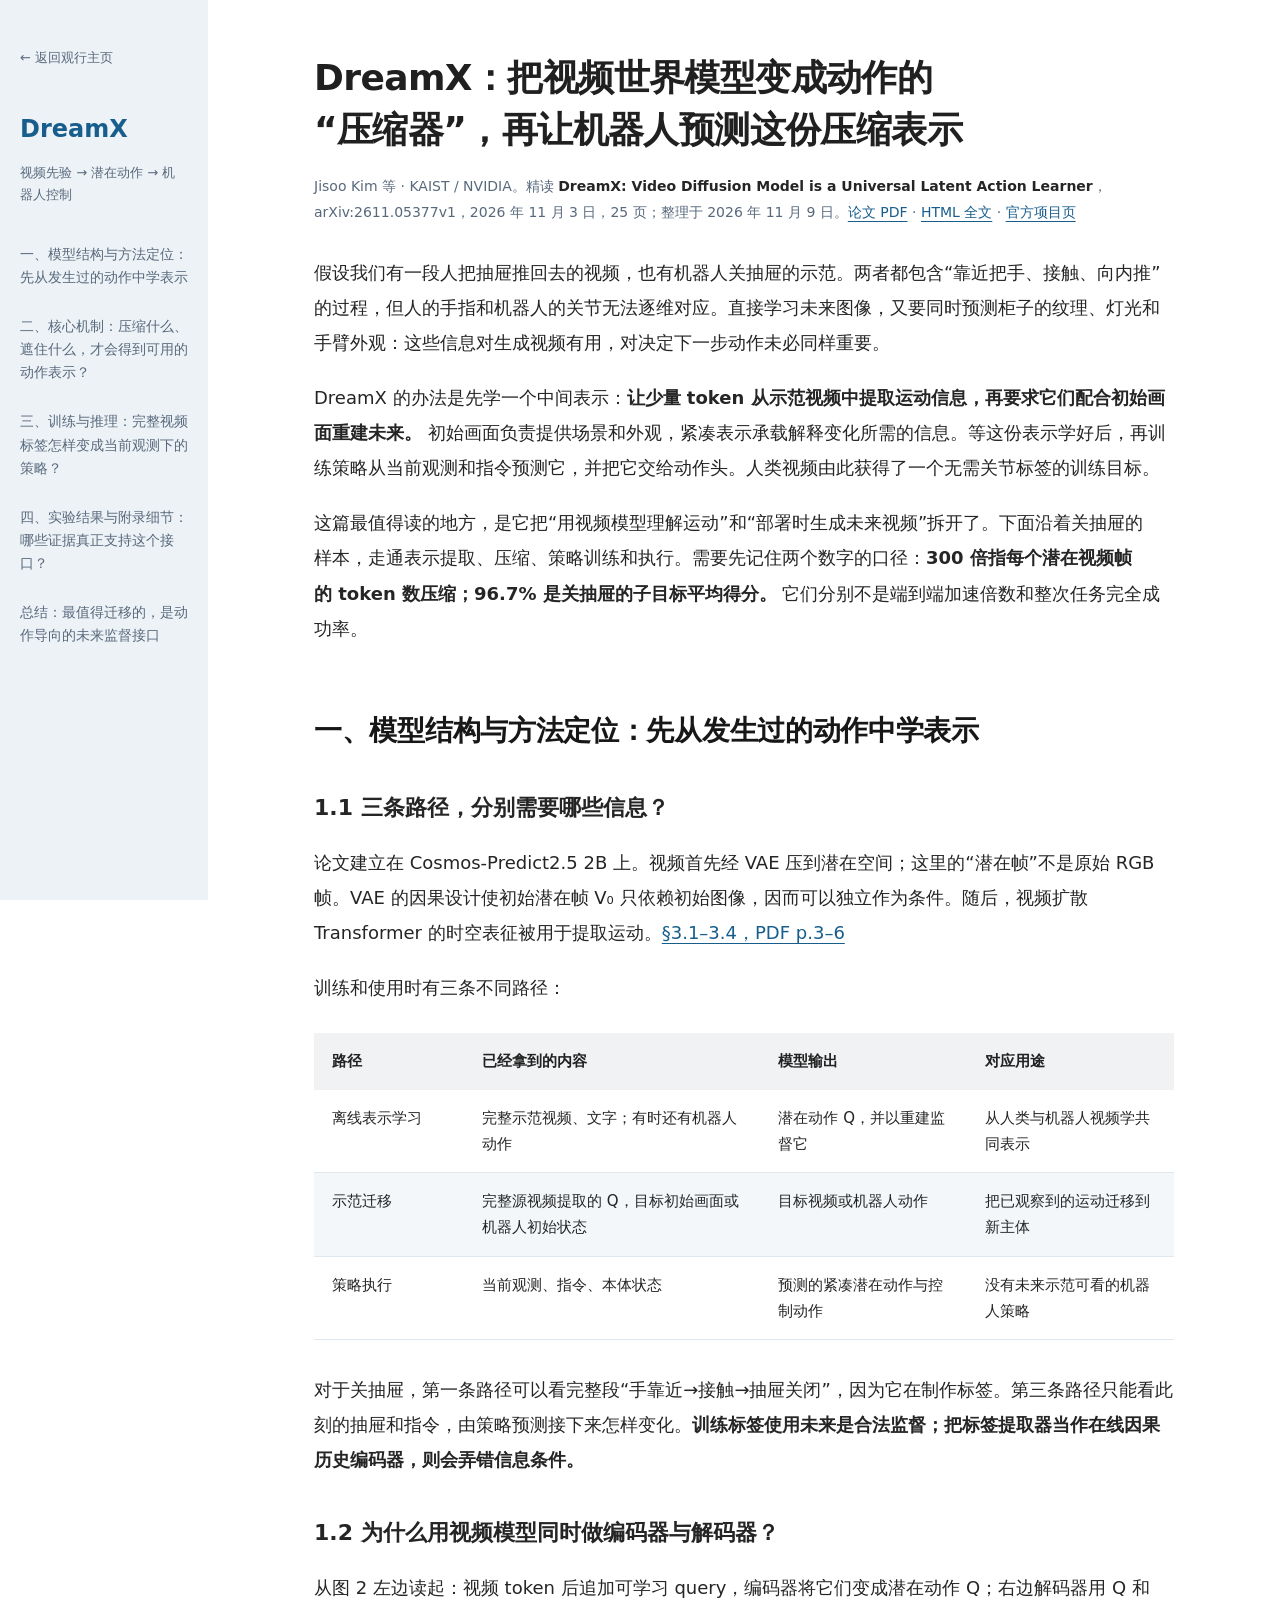
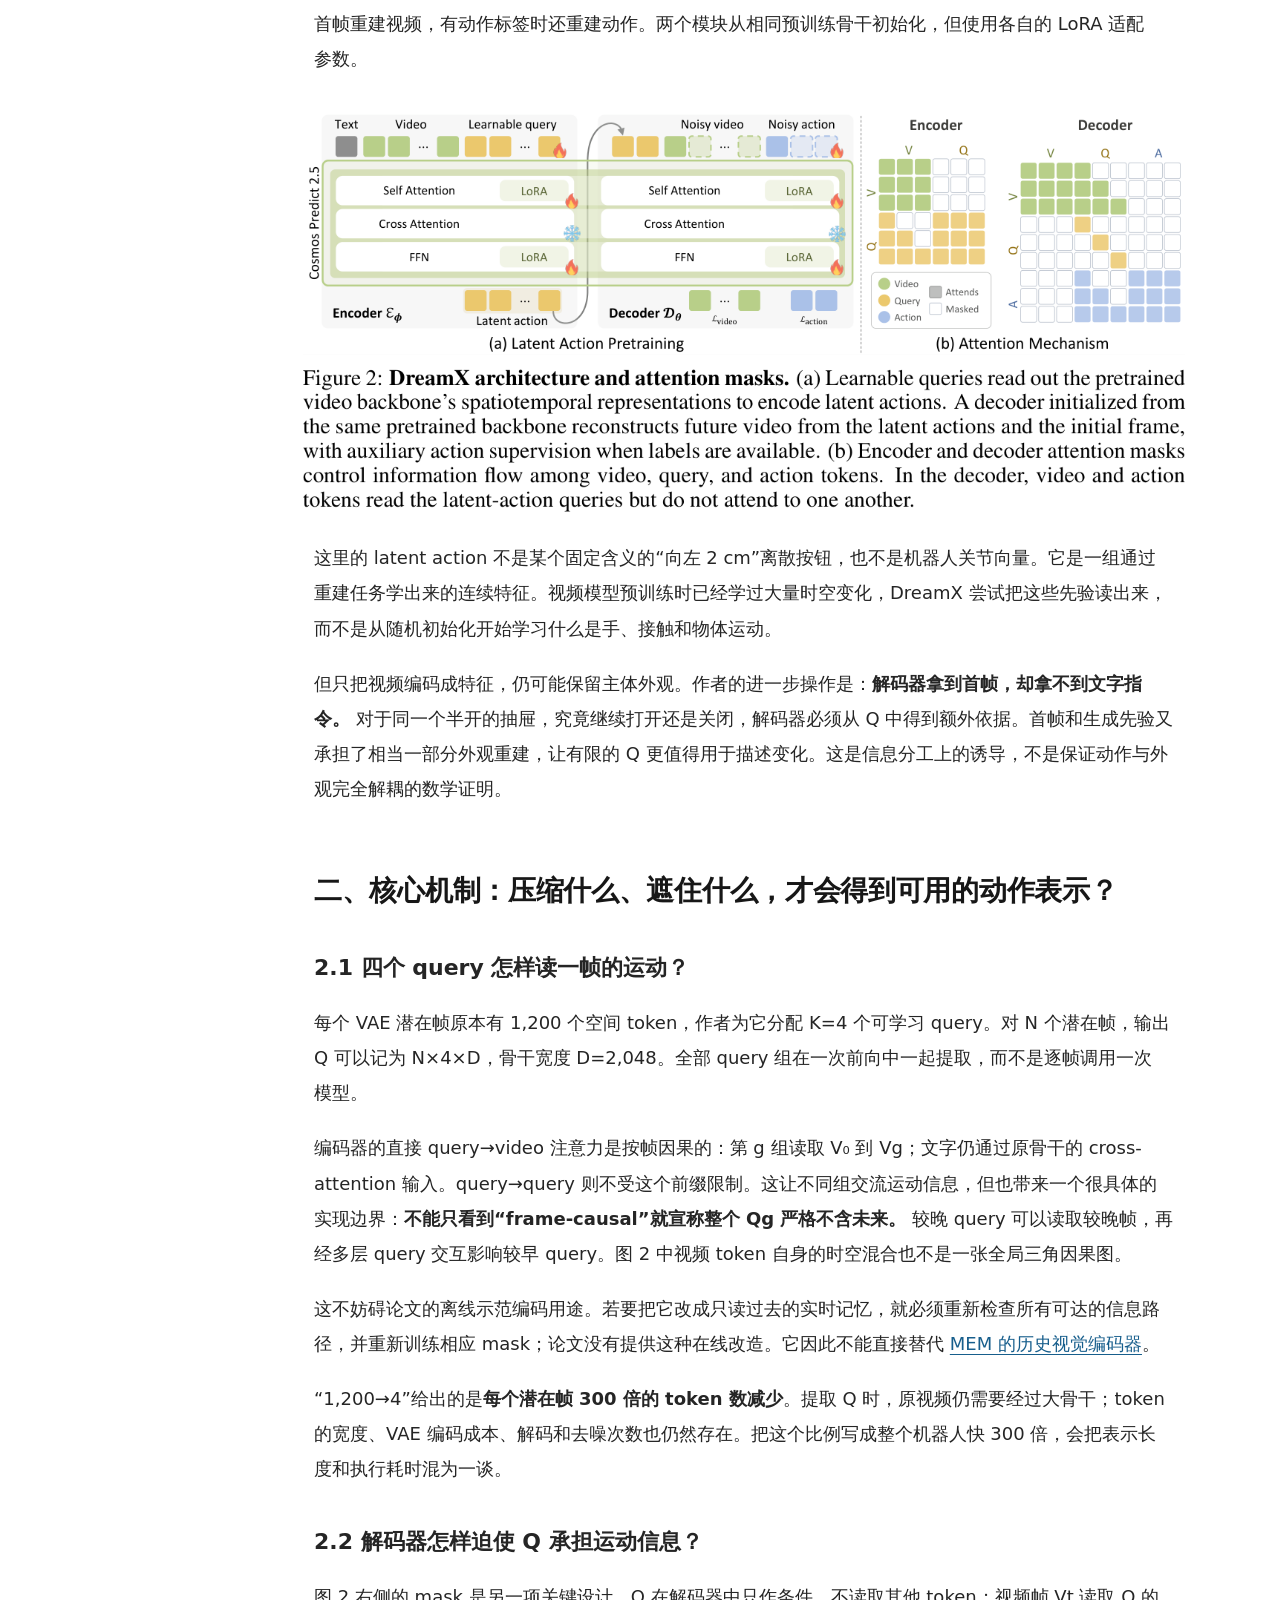
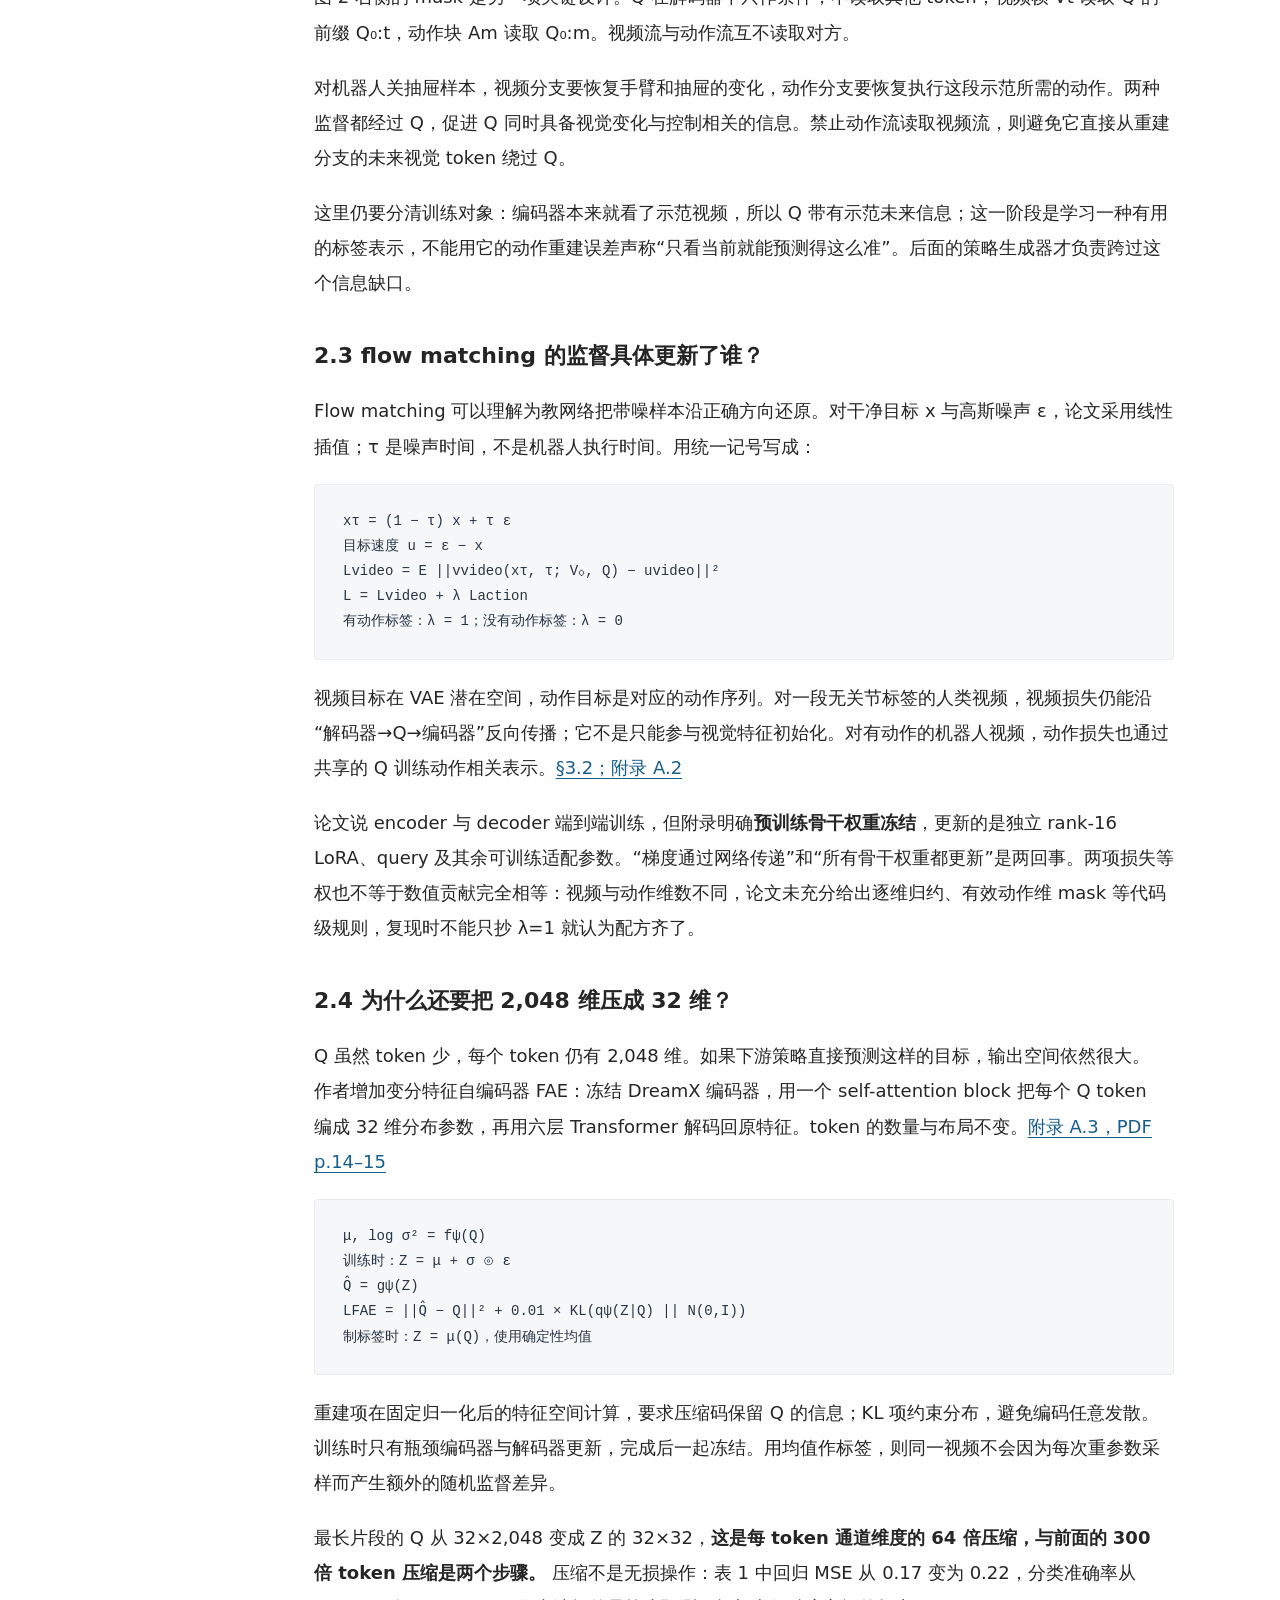
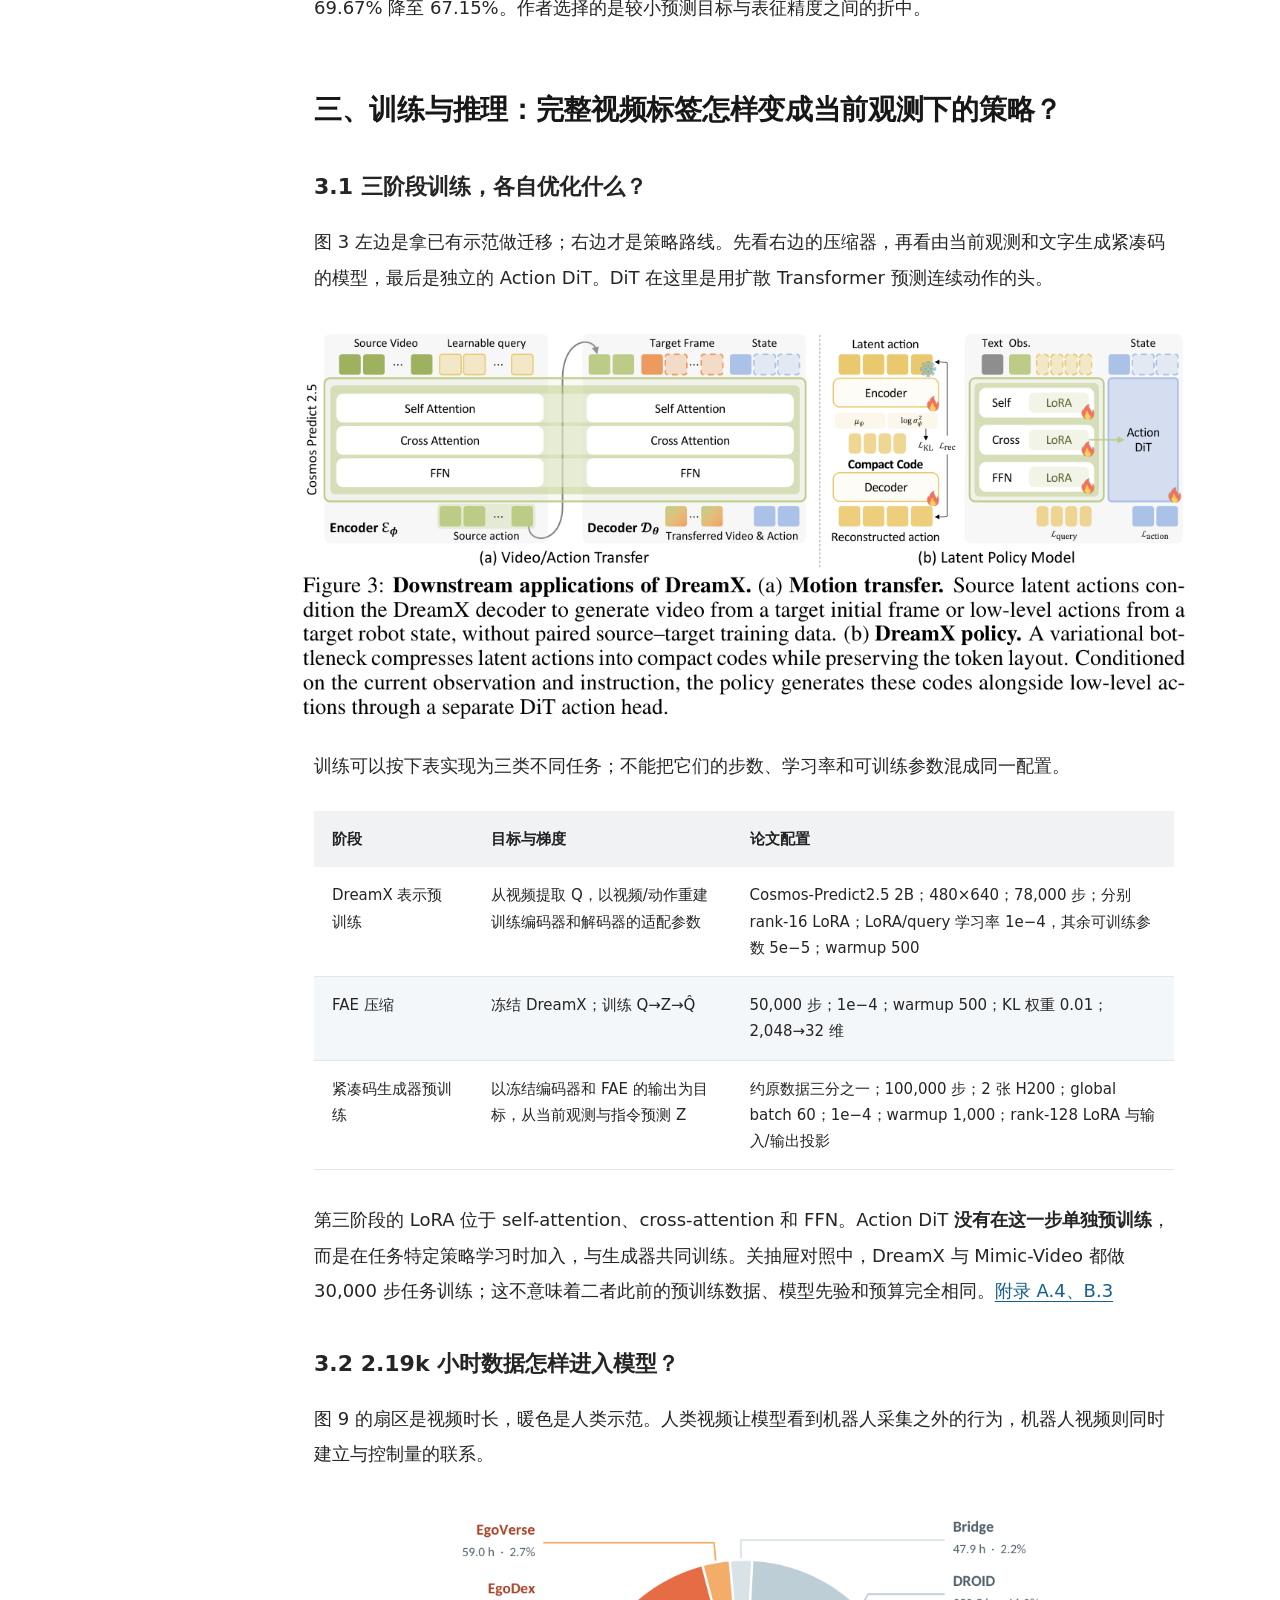
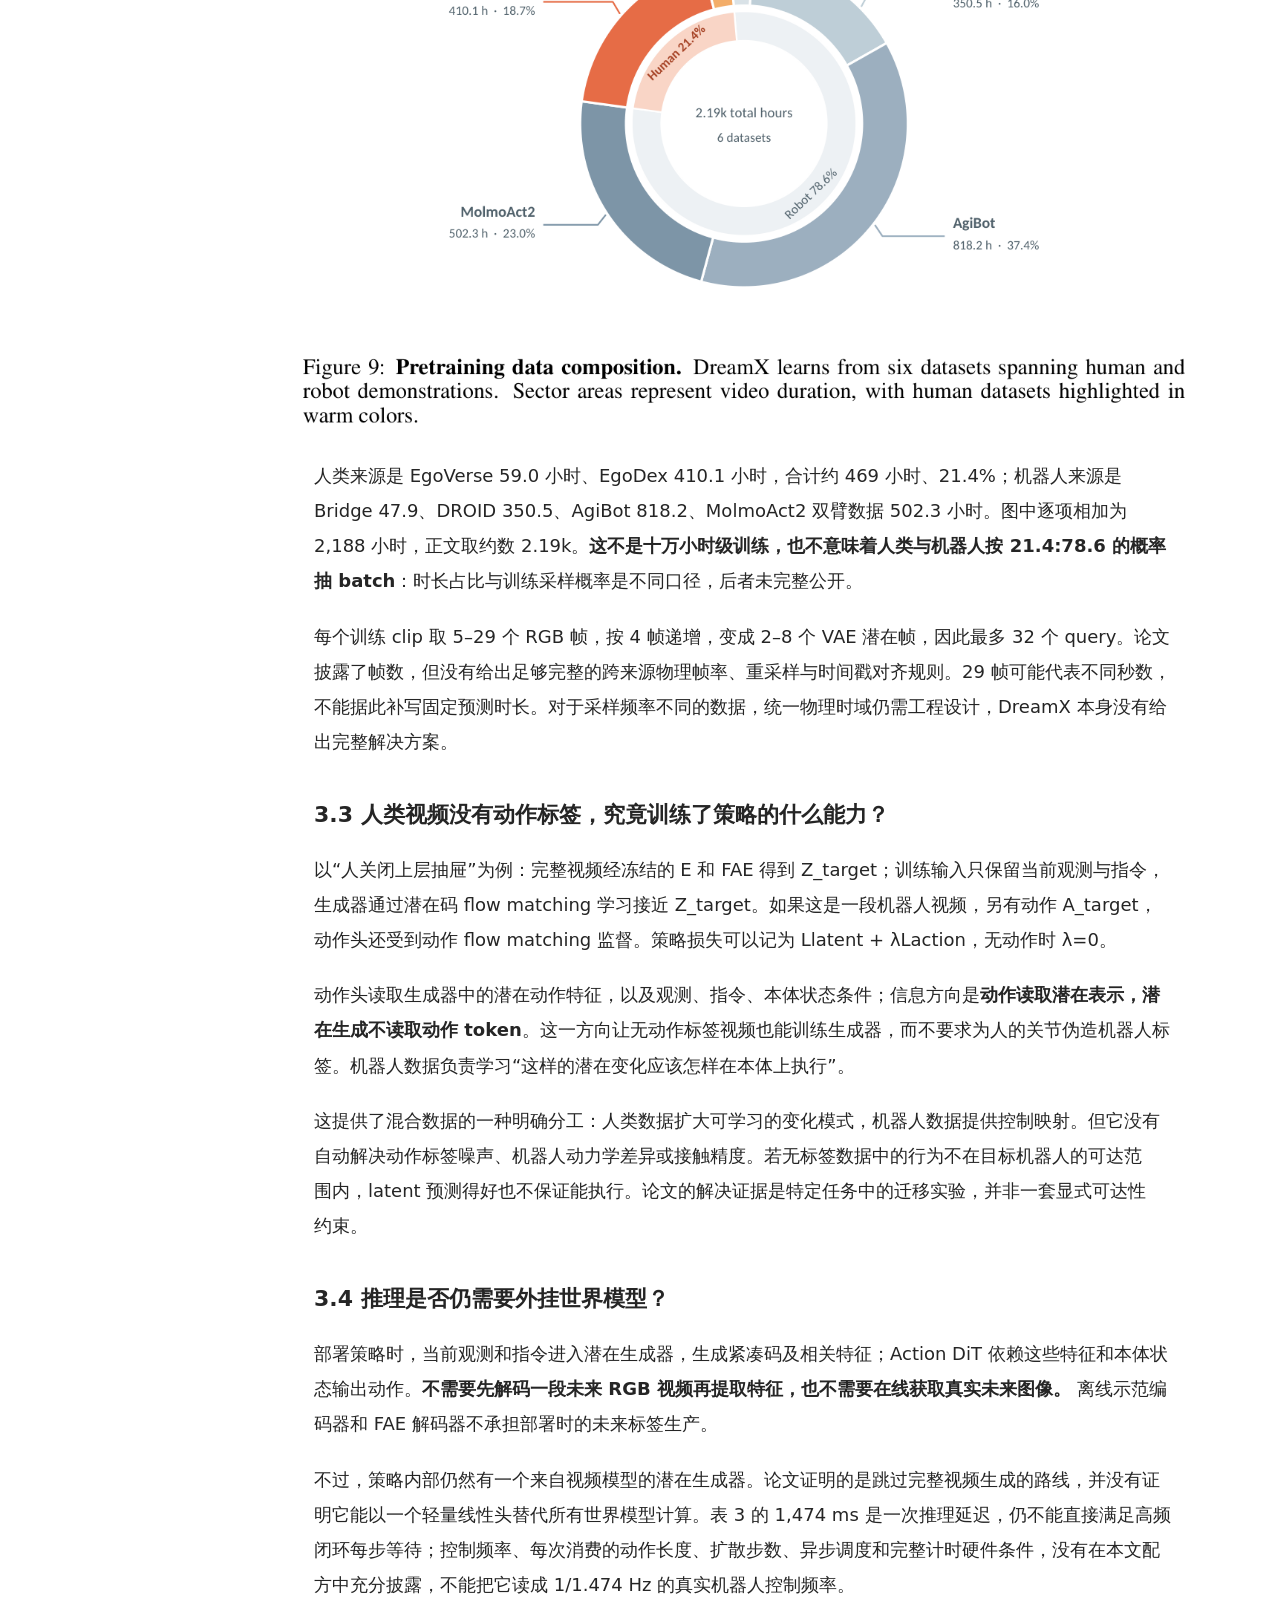
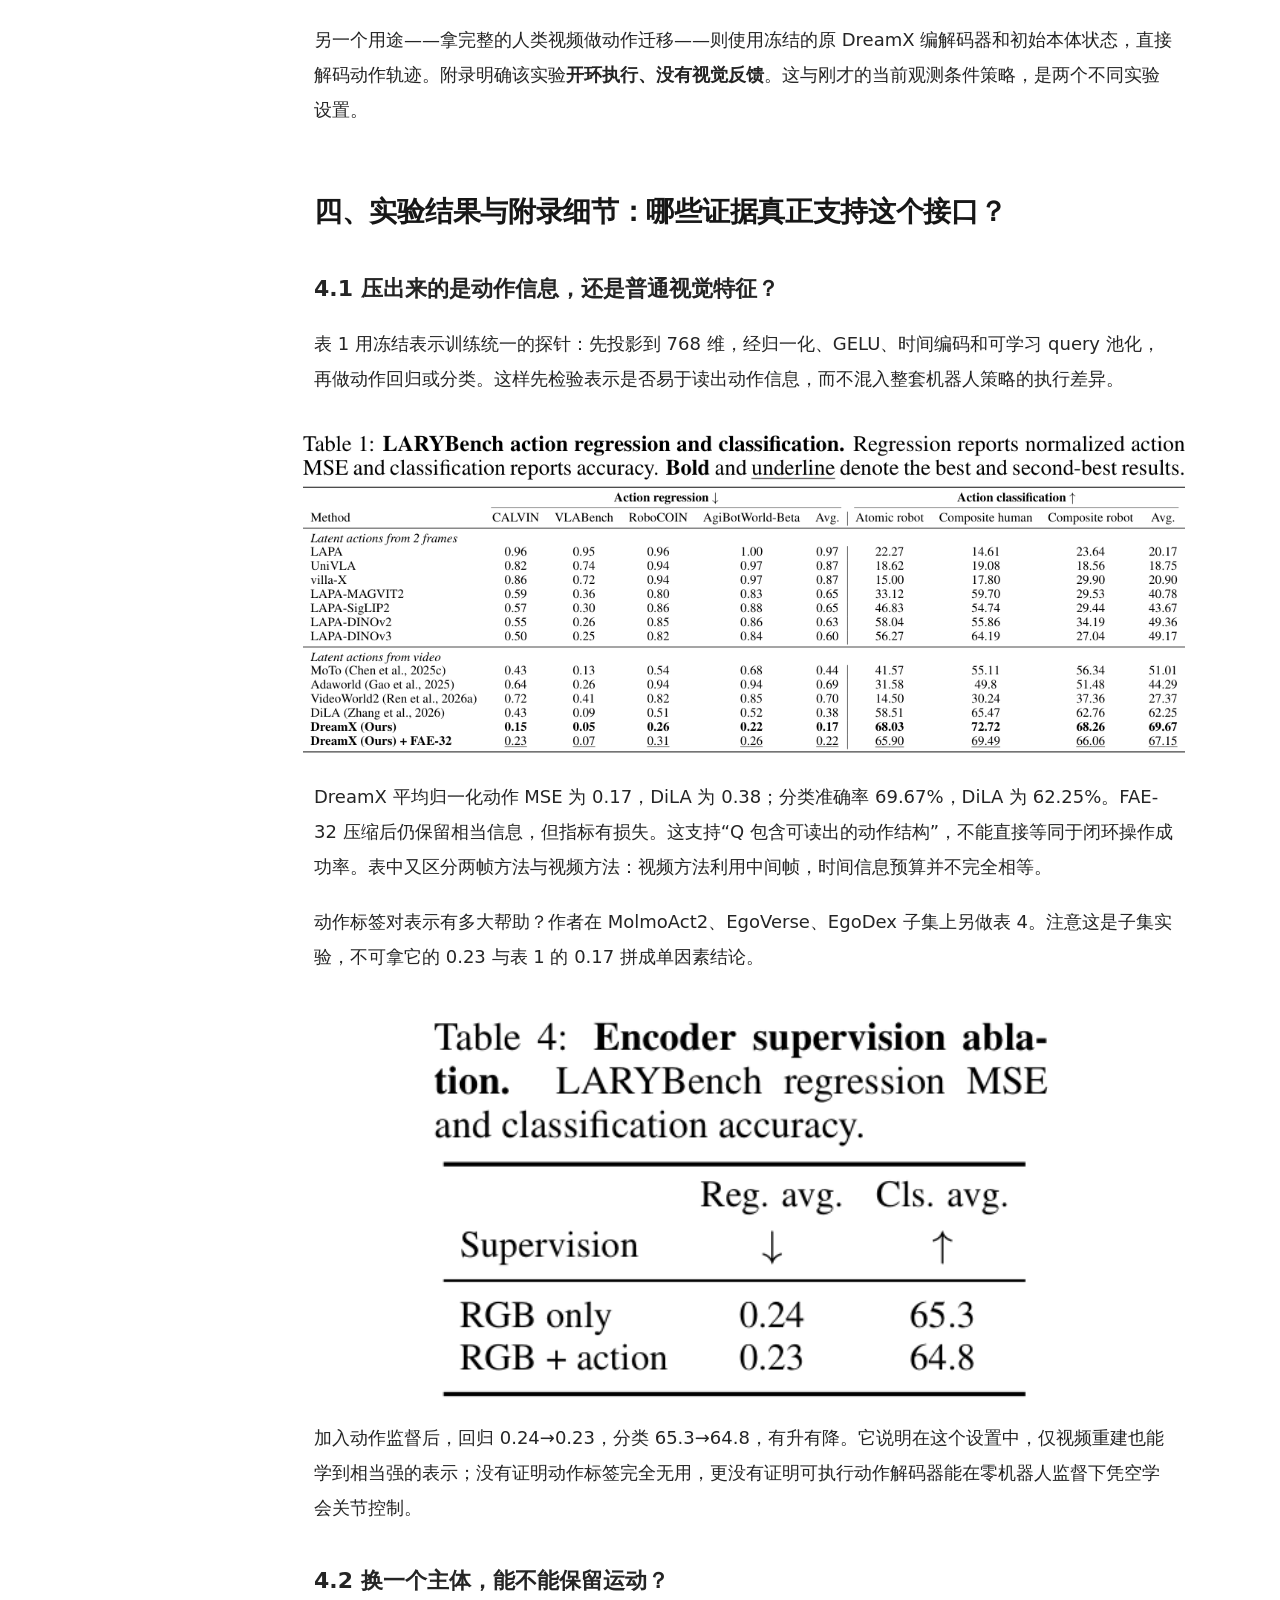
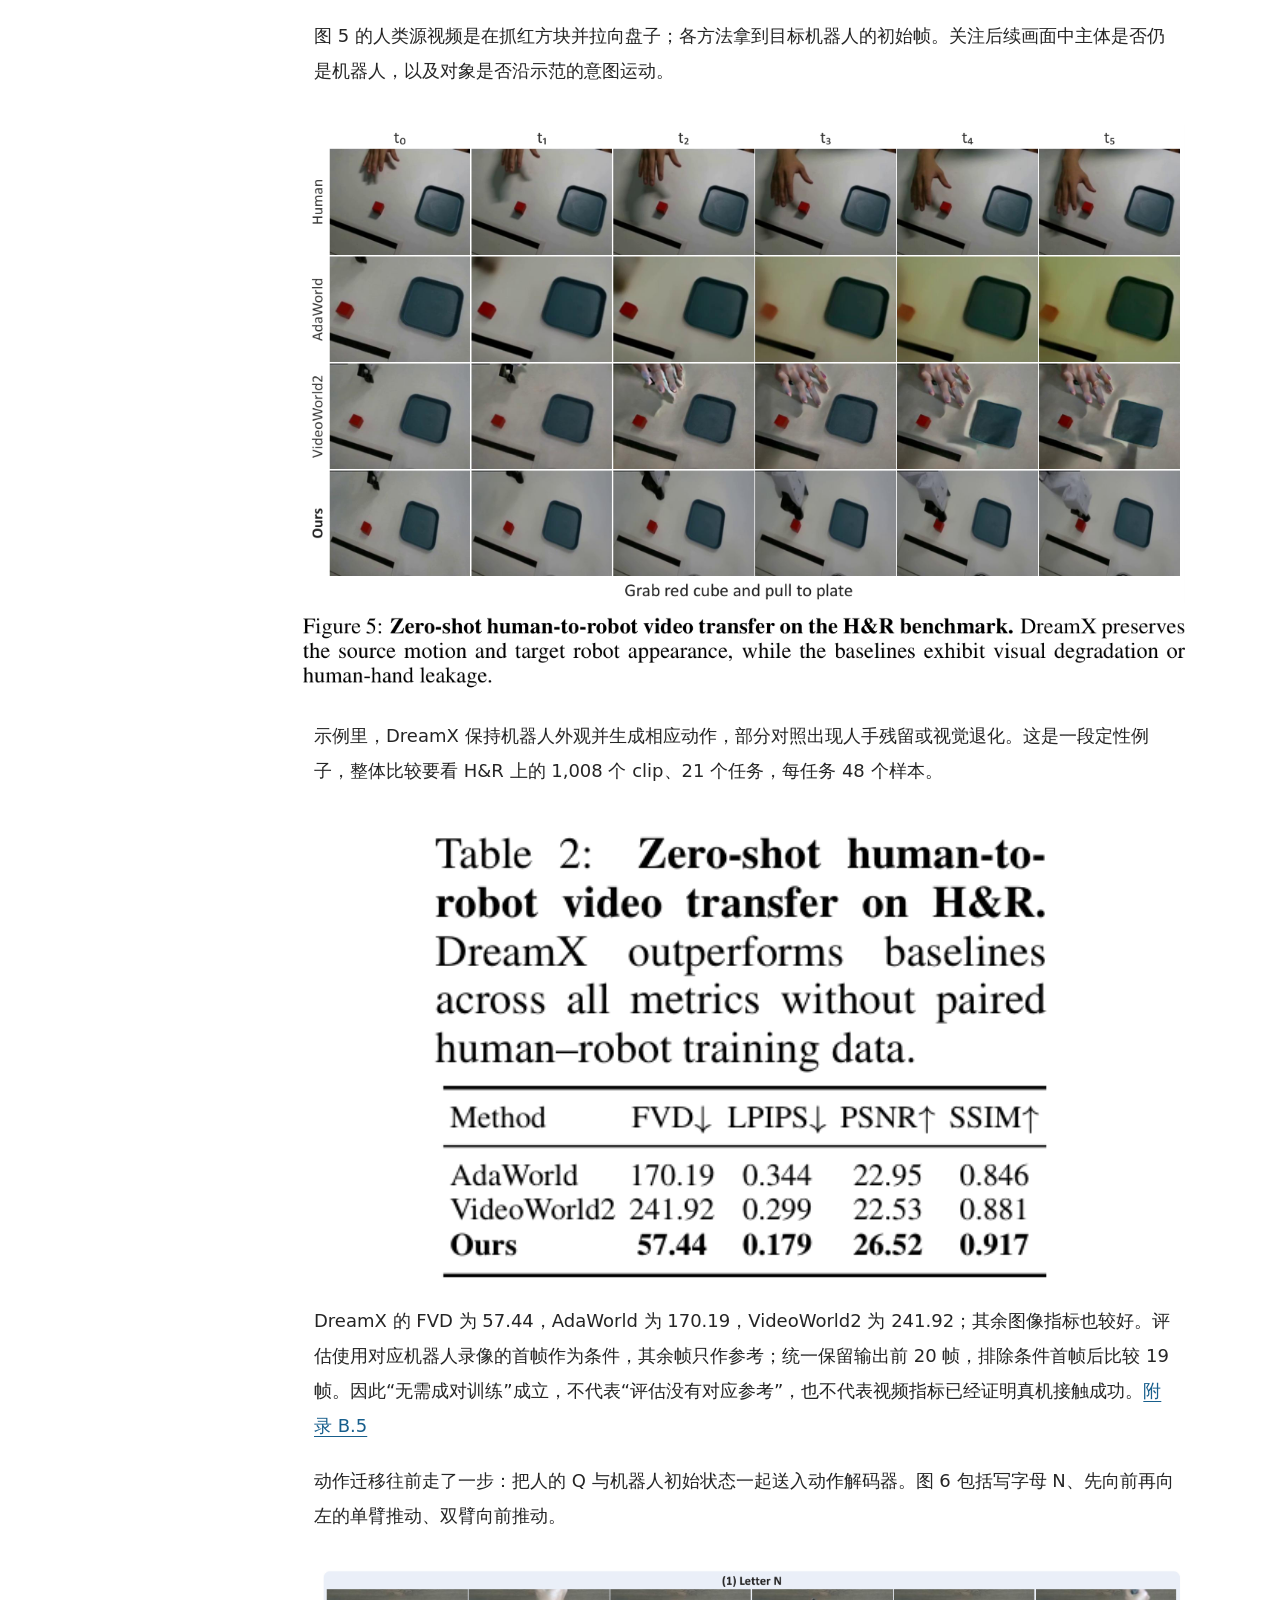
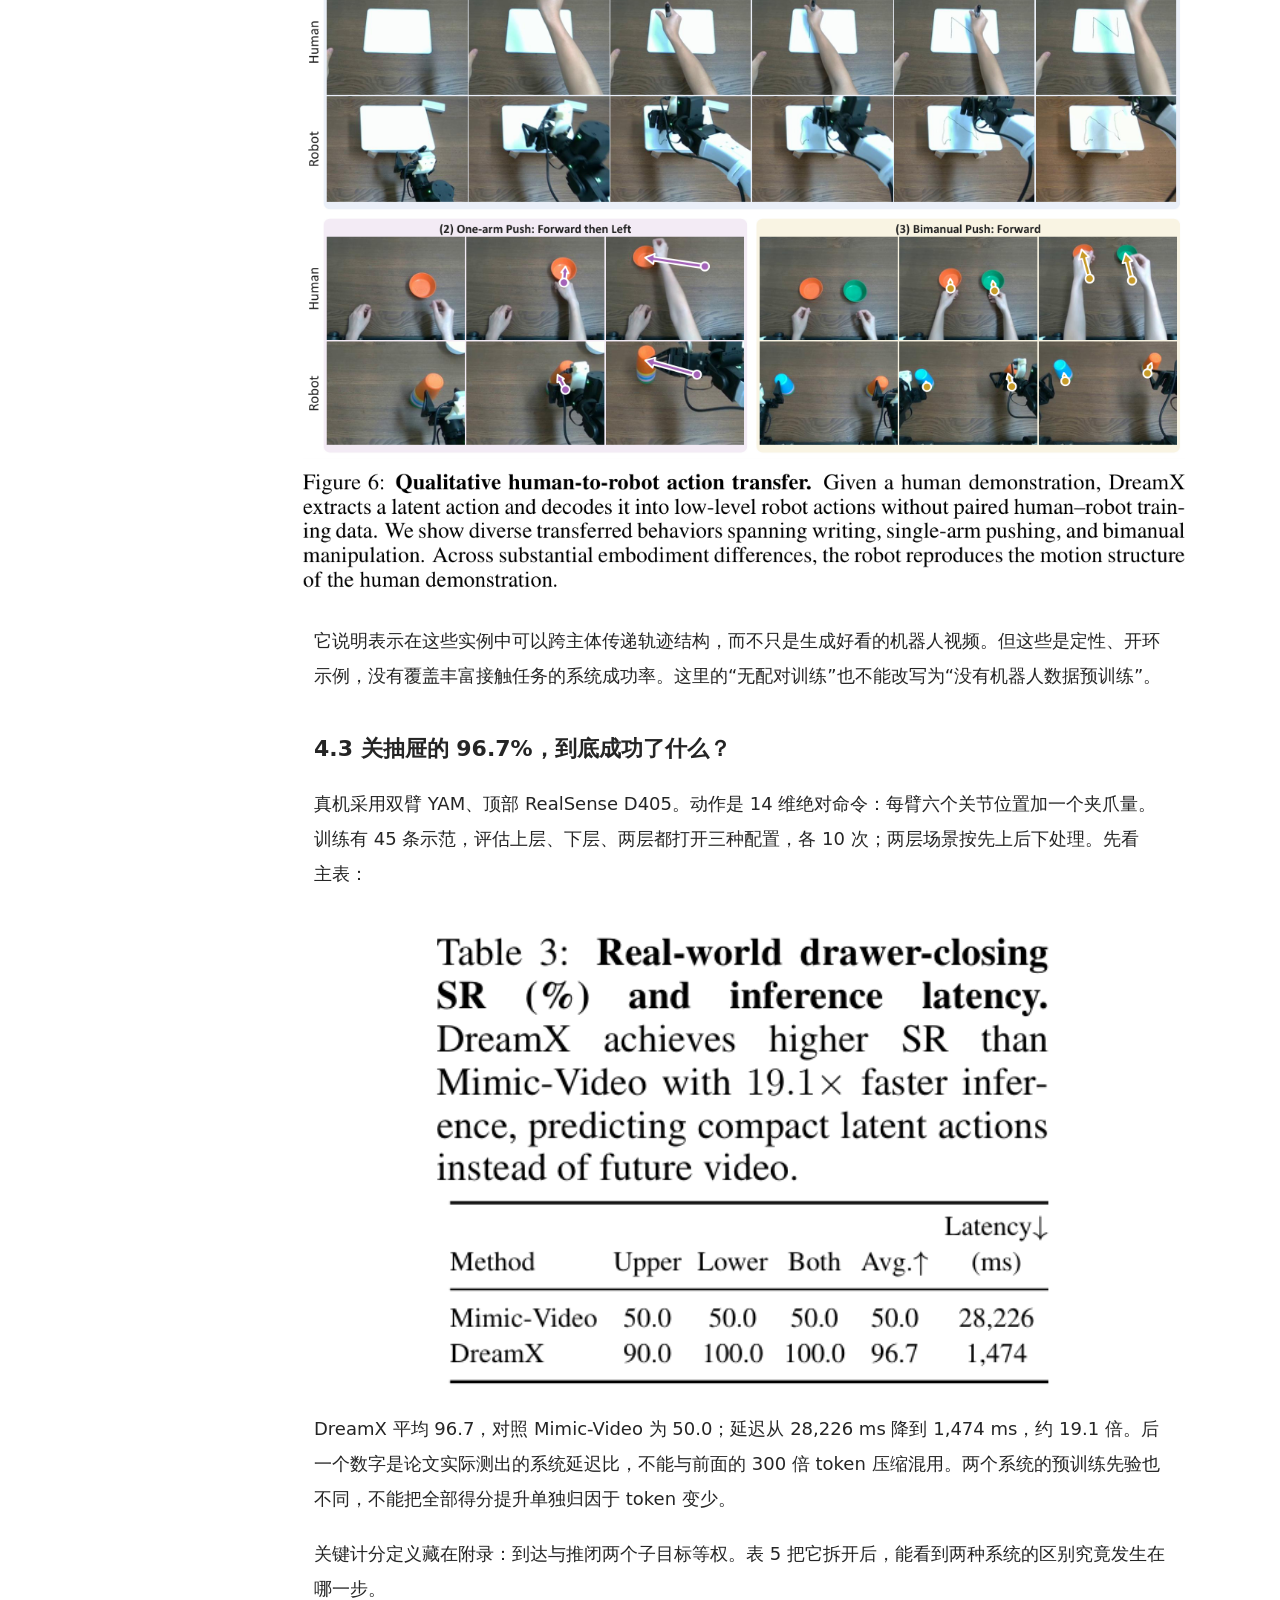
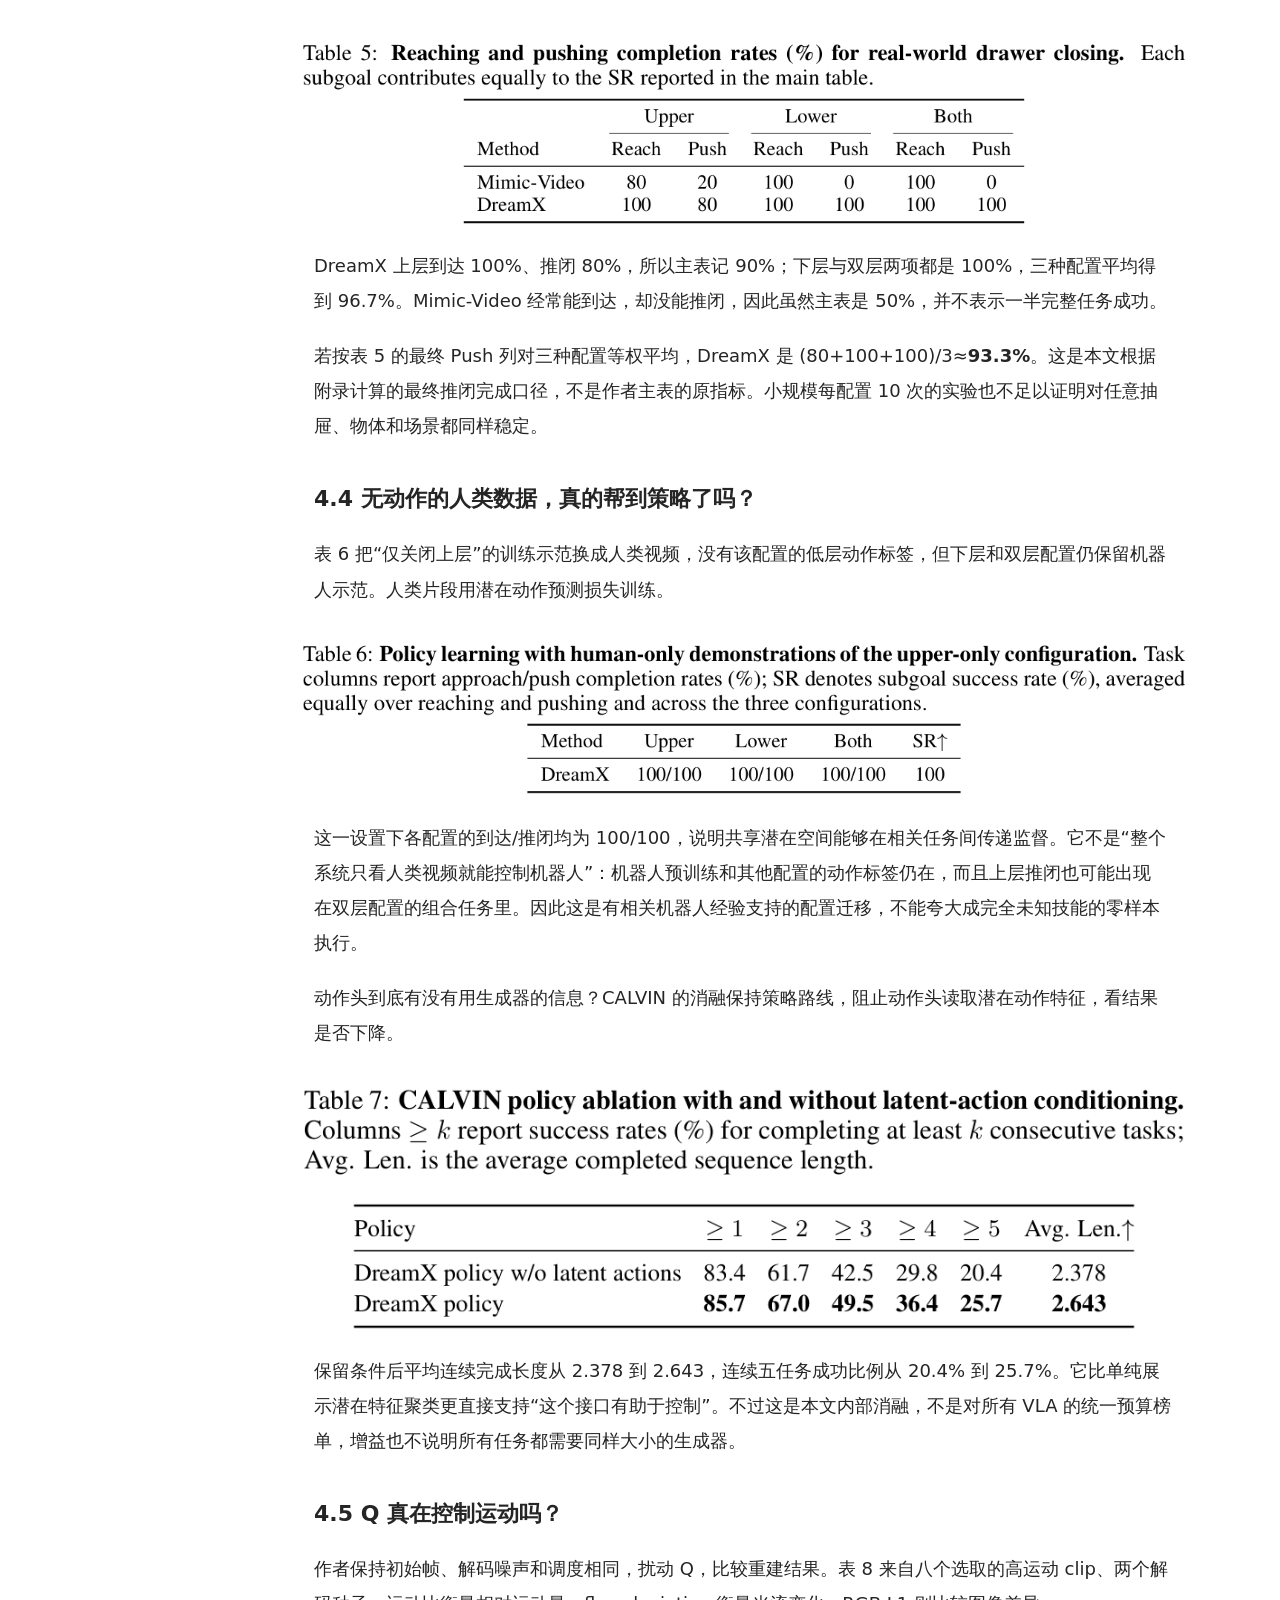
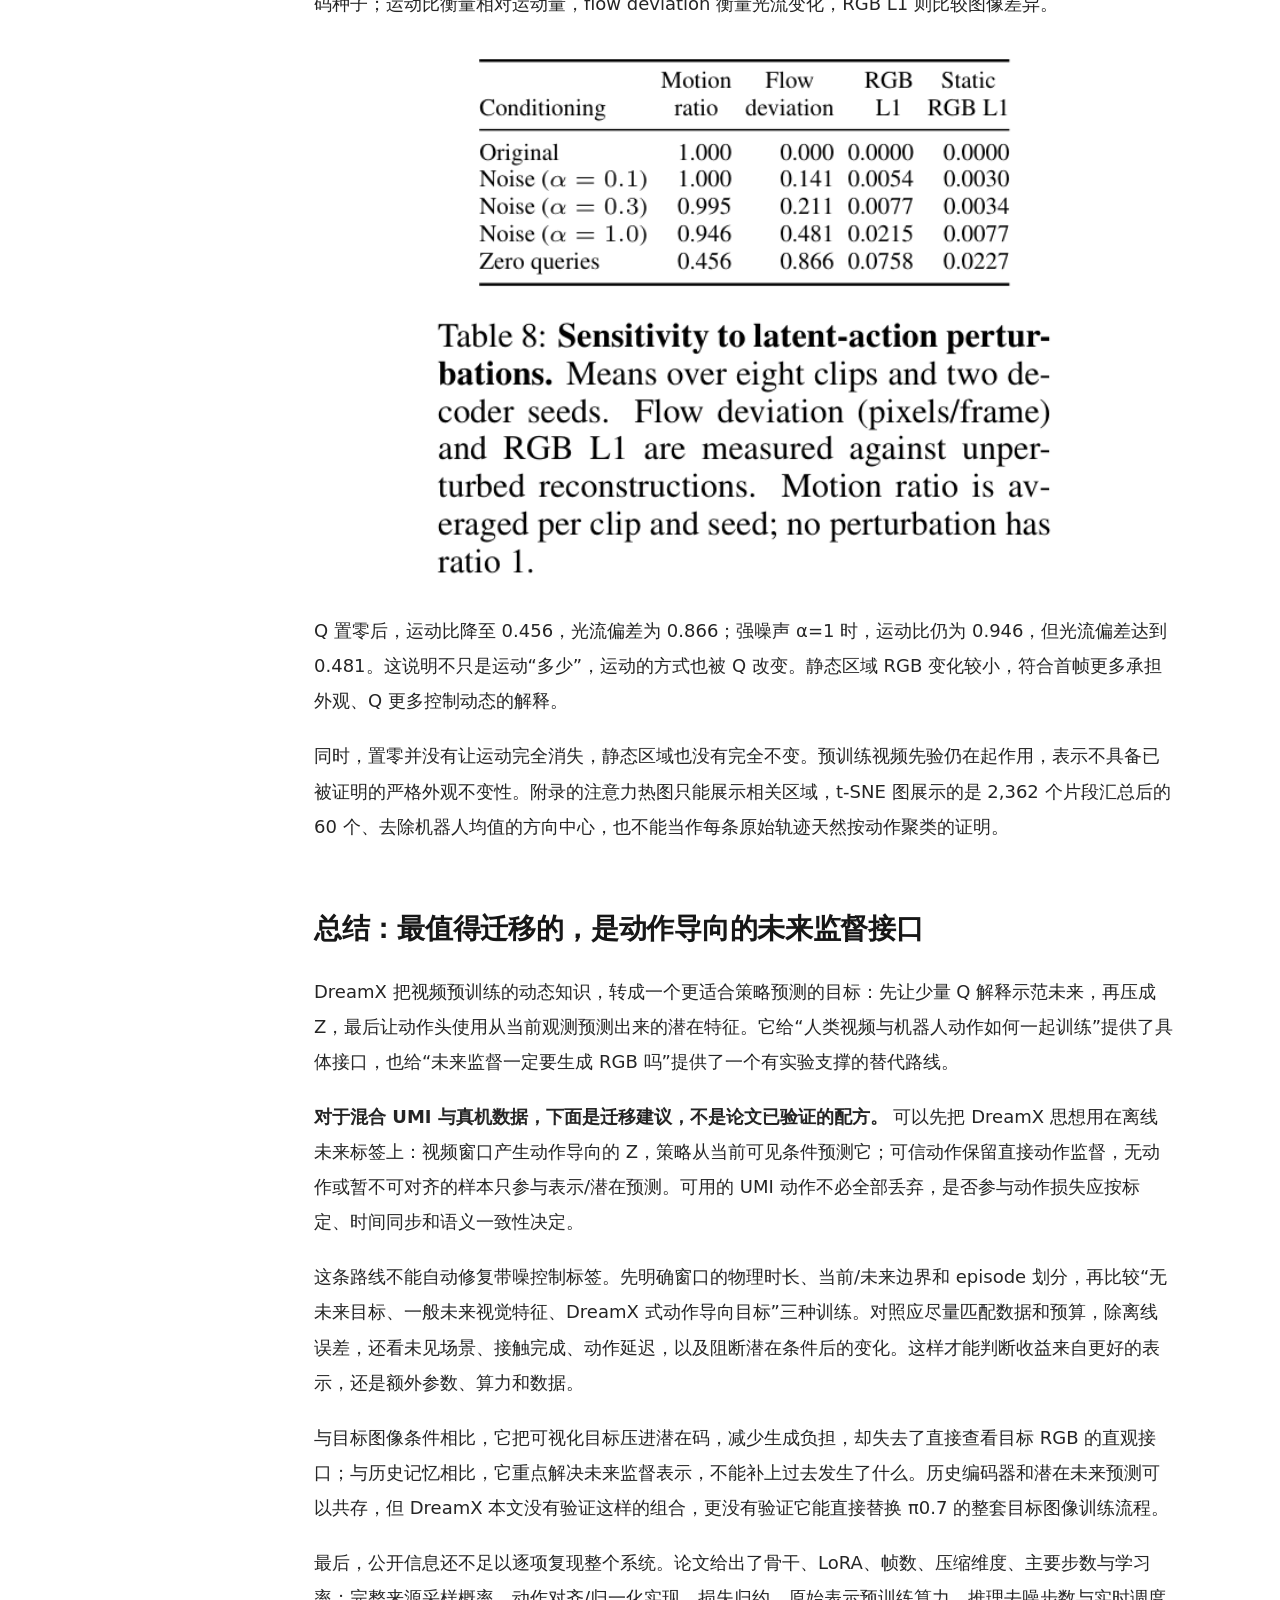
<file: notes/dreamx/index.html>
<!DOCTYPE html>

<html lang="zh-CN"><head><meta charset="utf-8"/><meta content="width=device-width,initial-scale=1" name="viewport"/><meta content="DreamX深入解读：潜在动作提取、注意力掩码、FAE压缩、三阶段训练、人类视频监督，以及96.7%子目标得分的真实含义。" name="description"/><title>DreamX 深读：从视频先验到潜在动作策略 · 观行</title><style>*{box-sizing:border-box}html{scroll-behavior:smooth;scroll-padding-top:24px}body{margin:0;background:#f5f2eb;color:#23323b;font:17px/1.85 system-ui,-apple-system,"Noto Sans CJK SC",sans-serif}aside{position:fixed;width:235px;inset:0 auto 0 0;padding:40px 22px;background:#183d43;color:white;overflow:auto}aside b{font-size:24px}aside small{display:block;color:#bad1cf;margin:12px 0 30px}aside a{display:block;color:#d5e5e2;text-decoration:none;font-size:14px;margin:16px 0}main{max-width:1090px;margin-left:235px;padding:54px 65px 100px}h1{font-size:42px;line-height:1.3;letter-spacing:-1px;margin:0 0 24px}h2{font-size:29px;border-top:2px solid #b7c8c1;padding-top:36px;margin-top:62px;color:#174e50}h3{font-size:22px;margin-top:36px;line-height:1.5}p{margin:18px 0}a{color:#166b76;text-underline-offset:3px}strong{color:#174e50}blockquote{margin:28px 0;padding:12px 24px;border-left:5px solid #bb7a35;background:#f0e7d6}img{max-width:100%;height:auto;display:block;border:1px solid #ddd9cd;border-radius:8px;cursor:zoom-in;margin:24px auto;background:white}table{width:100%;border-collapse:collapse;font-size:15px;display:block;overflow:auto;margin:25px 0}th,td{border-bottom:1px solid #d8ded8;text-align:left;padding:12px;min-width:150px;vertical-align:top}th{background:#e0e9e3}pre{white-space:pre-wrap;overflow-wrap:anywhere;background:#183d43;color:#ecf5ef;padding:25px;border-radius:10px;font-size:14px}li{margin:10px 0}dialog{border:0;padding:10px;width:96vw;max-width:1600px;background:white}dialog::backdrop{background:#000b}dialog img{max-height:88vh;width:auto;border:0;margin:auto;cursor:zoom-out}dialog button{float:right;padding:8px 15px}footer{border-top:1px solid #ccc;margin-top:50px;font-size:13px;color:#666}@media(max-width:950px){aside{position:static;width:auto;padding:20px}aside small{margin:5px 0}aside a{display:inline-block;margin:5px 14px 5px 0}main{margin:0;padding:30px 24px}h1{font-size:32px}h2{font-size:25px}}@media print{aside,dialog{display:none}main{margin:0;padding:0;max-width:none}h2,h3{break-after:avoid}img{max-height:70vh;object-fit:contain}body{font-size:11pt;background:white}}
/* Balanced reading layout */
body{padding-left:248px;background:#f5f3ed}
aside{width:248px;padding:32px 24px;background:#203f36;border-right:1px solid #dce2d8}
aside b{letter-spacing:1px}aside small{line-height:1.8;margin-bottom:28px}
aside a{padding:10px 12px;margin:5px -12px;border-radius:6px;line-height:1.6;transition:background .15s}
aside a:hover,aside a:focus-visible{background:#ffffff14;color:#fff}
aside .home-link{font-size:12px;margin-bottom:32px;color:#c7d6c7}
main{width:100%;max-width:1240px;margin:0 auto;padding:64px clamp(28px,4vw,72px) 100px}
main>h1{max-width:1000px;margin:0 auto 28px;font-size:clamp(32px,2.8vw,46px);line-height:1.45;letter-spacing:-.8px}
main>p,main>h2,main>h3,main>ul,main>ol,main>pre,main>blockquote,main>footer{max-width:880px;margin-left:auto;margin-right:auto}
main>p{margin-top:22px;margin-bottom:22px;line-height:1.95;overflow-wrap:anywhere}
main>h1+p{font-size:13px;color:#718075;max-width:1000px;line-height:1.9}
main>h2{padding-top:38px;margin-top:76px;margin-bottom:30px;font-size:30px;border-top:1px solid #aebdaf}
main>h3{margin-top:42px;margin-bottom:22px;font-size:23px;line-height:1.6}
main>blockquote{margin-top:32px;margin-bottom:40px;padding:14px 26px;border-left:4px solid #ba7748;border-radius:0 8px 8px 0}
main>p:has(>img){max-width:1100px;margin:30px auto 34px;padding:12px;background:#fff;border:1px solid #e1e3db;border-radius:12px;box-shadow:0 6px 22px #293e2c08}
main img{width:100%;margin:0;border:0;border-radius:5px}
main>table{max-width:1100px;margin:30px auto 36px;background:#fff;border:1px solid #dce2d8;border-radius:8px;font-size:15px;line-height:1.8}
th,td{padding:16px 18px;min-width:155px}th{background:#e7ede4}
main>pre{line-height:1.85;padding:26px 30px;background:#203f36}
main>footer{line-height:1.9;padding-top:24px}
a:focus-visible,button:focus-visible{outline:2px solid #bd7a4a;outline-offset:4px}
dialog{max-width:1700px;border-radius:10px}dialog img{max-width:100%;object-fit:contain}
@media(min-width:1700px){body{font-size:18px}main{padding-top:76px}}
@media(max-width:1100px) and (min-width:951px){body{padding-left:216px}aside{width:216px;padding:30px 20px}main{padding-left:30px;padding-right:30px}}
@media(max-width:950px){body{padding-left:0}aside{position:relative;width:100%;padding:22px 24px;border:0}aside .home-link{display:inline-block;margin:0 0 14px;padding:0}aside b{display:block;font-size:21px}aside small{margin:8px 0 14px;font-size:12px}aside>a:not(.home-link){display:inline-block;font-size:12px;margin:3px 5px 3px 0;padding:7px 10px;background:#ffffff0d}main{margin:auto;padding:38px 26px 70px}main>h1{font-size:34px}main>h2{font-size:27px;margin-top:55px}}
@media(max-width:520px){body{font-size:16px}main{padding:30px 20px 60px}main>h1{font-size:29px;line-height:1.5}main>h2{font-size:25px}main>h3{font-size:21px}main>p{line-height:1.9}main>p:has(>img){padding:4px;margin:24px auto;border-radius:7px}main>blockquote{padding:10px 18px}main>pre{font-size:12px;padding:20px 16px}th,td{padding:12px;font-size:13px}aside{padding:20px}aside>a:not(.home-link){font-size:11px}}
@media print{body{padding:0}main{max-width:none;padding:0}main>p:has(>img){box-shadow:none;break-inside:avoid}main>h2,main>h3{break-after:avoid}}
@media(prefers-reduced-motion:reduce){html{scroll-behavior:auto}aside a{transition:none}}
main>h1{text-wrap:balance}main>p{text-wrap:pretty}
main>h1{font-size:clamp(30px,2.7vw,44px)}main>h4{max-width:880px;margin:30px auto 12px;font-size:20px}main>table{font-size:14px}main img{height:auto}dialog img{max-height:84vh;object-fit:contain}dialog .full-image{display:block;text-align:center;padding:8px;font-size:13px}main .ltx{font-size:14px}
</style><link href="../reading.css?v=204d029a8945" rel="stylesheet"/><link href="article.css?v=20261105" rel="stylesheet"/></head><body><aside><a class="home-link" href="../../">← 返回观行主页</a><b>DreamX</b><small>视频先验 → 潜在动作 → 机器人控制</small><a href="#s1">一、模型结构与方法定位：先从发生过的动作中学表示</a><a href="#s2">二、核心机制：压缩什么、遮住什么，才会得到可用的动作表示？</a><a href="#s3">三、训练与推理：完整视频标签怎样变成当前观测下的策略？</a><a href="#s4">四、实验结果与附录细节：哪些证据真正支持这个接口？</a><a href="#s5">总结：最值得迁移的，是动作导向的未来监督接口</a></aside><main><h1>DreamX：把视频世界模型变成动作的“压缩器”，再让机器人预测这份压缩表示</h1>
<p>Jisoo Kim 等 · KAIST / NVIDIA。精读 <strong>DreamX: Video Diffusion Model is a Universal Latent Action Learner</strong>，arXiv:2611.05377v1，2026 年 11 月 3 日，25 页；整理于 2026 年 11 月 9 日。<a href="https://arxiv.org/pdf/2611.05377v1">论文 PDF</a> · <a href="https://arxiv.org/html/2611.05377v1">HTML 全文</a> · <a href="https://cvlab-kaist.github.io/DreamX/">官方项目页</a></p>
<p>假设我们有一段人把抽屉推回去的视频，也有机器人关抽屉的示范。两者都包含“靠近把手、接触、向内推”的过程，但人的手指和机器人的关节无法逐维对应。直接学习未来图像，又要同时预测柜子的纹理、灯光和手臂外观：这些信息对生成视频有用，对决定下一步动作未必同样重要。</p>
<p>DreamX 的办法是先学一个中间表示：<strong>让少量 token 从示范视频中提取运动信息，再要求它们配合初始画面重建未来。</strong> 初始画面负责提供场景和外观，紧凑表示承载解释变化所需的信息。等这份表示学好后，再训练策略从当前观测和指令预测它，并把它交给动作头。人类视频由此获得了一个无需关节标签的训练目标。</p>
<p>这篇最值得读的地方，是它把“用视频模型理解运动”和“部署时生成未来视频”拆开了。下面沿着关抽屉的样本，走通表示提取、压缩、策略训练和执行。需要先记住两个数字的口径：<strong>300 倍指每个潜在视频帧的 token 数压缩；96.7% 是关抽屉的子目标平均得分。</strong> 它们分别不是端到端加速倍数和整次任务完全成功率。</p>
<h2 id="s1">一、模型结构与方法定位：先从发生过的动作中学表示</h2>
<h3 id="m1">1.1 三条路径，分别需要哪些信息？</h3>
<p>论文建立在 Cosmos-Predict2.5 2B 上。视频首先经 VAE 压到潜在空间；这里的“潜在帧”不是原始 RGB 帧。VAE 的因果设计使初始潜在帧 V₀ 只依赖初始图像，因而可以独立作为条件。随后，视频扩散 Transformer 的时空表征被用于提取运动。<a href="https://arxiv.org/pdf/2611.05377v1#page=3">§3.1–3.4，PDF p.3–6</a></p>
<p>训练和使用时有三条不同路径：</p>
<div aria-label="数据表格，可横向滚动" class="table-scroll" role="region" tabindex="0"><table>
<thead>
<tr>
<th>路径</th>
<th>已经拿到的内容</th>
<th>模型输出</th>
<th>对应用途</th>
</tr>
</thead>
<tbody>
<tr>
<td>离线表示学习</td>
<td>完整示范视频、文字；有时还有机器人动作</td>
<td>潜在动作 Q，并以重建监督它</td>
<td>从人类与机器人视频学共同表示</td>
</tr>
<tr>
<td>示范迁移</td>
<td>完整源视频提取的 Q，目标初始画面或机器人初始状态</td>
<td>目标视频或机器人动作</td>
<td>把已观察到的运动迁移到新主体</td>
</tr>
<tr>
<td>策略执行</td>
<td>当前观测、指令、本体状态</td>
<td>预测的紧凑潜在动作与控制动作</td>
<td>没有未来示范可看的机器人策略</td>
</tr>
</tbody>
</table></div>
<p>对于关抽屉，第一条路径可以看完整段“手靠近→接触→抽屉关闭”，因为它在制作标签。第三条路径只能看此刻的抽屉和指令，由策略预测接下来怎样变化。<strong>训练标签使用未来是合法监督；把标签提取器当作在线因果历史编码器，则会弄错信息条件。</strong></p>
<h3 id="m2">1.2 为什么用视频模型同时做编码器与解码器？</h3>
<p>从图 2 左边读起：视频 token 后追加可学习 query，编码器将它们变成潜在动作 Q；右边解码器用 Q 和首帧重建视频，有动作标签时还重建动作。两个模块从相同预训练骨干初始化，但使用各自的 LoRA 适配参数。</p>
<p><img alt="图2：DreamX 表示学习架构，以及编码器和解码器的注意力掩码" loading="lazy" src="assets/figure-2.png" tabindex="0" title="点击放大；Esc 关闭"/></p>
<p>这里的 latent action 不是某个固定含义的“向左 2 cm”离散按钮，也不是机器人关节向量。它是一组通过重建任务学出来的连续特征。视频模型预训练时已经学过大量时空变化，DreamX 尝试把这些先验读出来，而不是从随机初始化开始学习什么是手、接触和物体运动。</p>
<p>但只把视频编码成特征，仍可能保留主体外观。作者的进一步操作是：<strong>解码器拿到首帧，却拿不到文字指令。</strong> 对于同一个半开的抽屉，究竟继续打开还是关闭，解码器必须从 Q 中得到额外依据。首帧和生成先验又承担了相当一部分外观重建，让有限的 Q 更值得用于描述变化。这是信息分工上的诱导，不是保证动作与外观完全解耦的数学证明。</p>
<h2 id="s2">二、核心机制：压缩什么、遮住什么，才会得到可用的动作表示？</h2>
<h3 id="m3">2.1 四个 query 怎样读一帧的运动？</h3>
<p>每个 VAE 潜在帧原本有 1,200 个空间 token，作者为它分配 K=4 个可学习 query。对 N 个潜在帧，输出 Q 可以记为 N×4×D，骨干宽度 D=2,048。全部 query 组在一次前向中一起提取，而不是逐帧调用一次模型。</p>
<p>编码器的直接 query→video 注意力是按帧因果的：第 g 组读取 V₀ 到 Vg；文字仍通过原骨干的 cross-attention 输入。query→query 则不受这个前缀限制。这让不同组交流运动信息，但也带来一个很具体的实现边界：<strong>不能只看到“frame-causal”就宣称整个 Qg 严格不含未来。</strong> 较晚 query 可以读取较晚帧，再经多层 query 交互影响较早 query。图 2 中视频 token 自身的时空混合也不是一张全局三角因果图。</p>
<p>这不妨碍论文的离线示范编码用途。若要把它改成只读过去的实时记忆，就必须重新检查所有可达的信息路径，并重新训练相应 mask；论文没有提供这种在线改造。它因此不能直接替代 <a href="../mem/">MEM 的历史视觉编码器</a>。</p>
<p>“1,200→4”给出的是<strong>每个潜在帧 300 倍的 token 数减少</strong>。提取 Q 时，原视频仍需要经过大骨干；token 的宽度、VAE 编码成本、解码和去噪次数也仍然存在。把这个比例写成整个机器人快 300 倍，会把表示长度和执行耗时混为一谈。</p>
<h3 id="m4">2.2 解码器怎样迫使 Q 承担运动信息？</h3>
<p>图 2 右侧的 mask 是另一项关键设计。Q 在解码器中只作条件，不读取其他 token；视频帧 Vt 读取 Q 的前缀 Q₀:t，动作块 Am 读取 Q₀:m。视频流与动作流互不读取对方。</p>
<p>对机器人关抽屉样本，视频分支要恢复手臂和抽屉的变化，动作分支要恢复执行这段示范所需的动作。两种监督都经过 Q，促进 Q 同时具备视觉变化与控制相关的信息。禁止动作流读取视频流，则避免它直接从重建分支的未来视觉 token 绕过 Q。</p>
<p>这里仍要分清训练对象：编码器本来就看了示范视频，所以 Q 带有示范未来信息；这一阶段是学习一种有用的标签表示，不能用它的动作重建误差声称“只看当前就能预测得这么准”。后面的策略生成器才负责跨过这个信息缺口。</p>
<h3 id="m5">2.3 flow matching 的监督具体更新了谁？</h3>
<p>Flow matching 可以理解为教网络把带噪样本沿正确方向还原。对干净目标 x 与高斯噪声 ε，论文采用线性插值；τ 是噪声时间，不是机器人执行时间。用统一记号写成：</p>
<pre><code class="language-text">xτ = (1 − τ) x + τ ε
目标速度 u = ε − x
Lvideo = E ||vvideo(xτ, τ; V₀, Q) − uvideo||²
L = Lvideo + λ Laction
有动作标签：λ = 1；没有动作标签：λ = 0
</code></pre>
<p>视频目标在 VAE 潜在空间，动作目标是对应的动作序列。对一段无关节标签的人类视频，视频损失仍能沿“解码器→Q→编码器”反向传播；它不是只能参与视觉特征初始化。对有动作的机器人视频，动作损失也通过共享的 Q 训练动作相关表示。<a href="https://arxiv.org/pdf/2611.05377v1#page=4">§3.2；附录 A.2</a></p>
<p>论文说 encoder 与 decoder 端到端训练，但附录明确<strong>预训练骨干权重冻结</strong>，更新的是独立 rank-16 LoRA、query 及其余可训练适配参数。“梯度通过网络传递”和“所有骨干权重都更新”是两回事。两项损失等权也不等于数值贡献完全相等：视频与动作维数不同，论文未充分给出逐维归约、有效动作维 mask 等代码级规则，复现时不能只抄 λ=1 就认为配方齐了。</p>
<h3 id="m6">2.4 为什么还要把 2,048 维压成 32 维？</h3>
<p>Q 虽然 token 少，每个 token 仍有 2,048 维。如果下游策略直接预测这样的目标，输出空间依然很大。作者增加变分特征自编码器 FAE：冻结 DreamX 编码器，用一个 self-attention block 把每个 Q token 编成 32 维分布参数，再用六层 Transformer 解码回原特征。token 的数量与布局不变。<a href="https://arxiv.org/pdf/2611.05377v1#page=14">附录 A.3，PDF p.14–15</a></p>
<pre><code class="language-text">μ, log σ² = fψ(Q)
训练时：Z = μ + σ ⊙ ε
Q̂ = gψ(Z)
LFAE = ||Q̂ − Q||² + 0.01 × KL(qψ(Z|Q) || N(0,I))
制标签时：Z = μ(Q)，使用确定性均值
</code></pre>
<p>重建项在固定归一化后的特征空间计算，要求压缩码保留 Q 的信息；KL 项约束分布，避免编码任意发散。训练时只有瓶颈编码器与解码器更新，完成后一起冻结。用均值作标签，则同一视频不会因为每次重参数采样而产生额外的随机监督差异。</p>
<p>最长片段的 Q 从 32×2,048 变成 Z 的 32×32，<strong>这是每 token 通道维度的 64 倍压缩，与前面的 300 倍 token 压缩是两个步骤。</strong> 压缩不是无损操作：表 1 中回归 MSE 从 0.17 变为 0.22，分类准确率从 69.67% 降至 67.15%。作者选择的是较小预测目标与表征精度之间的折中。</p>
<h2 id="s3">三、训练与推理：完整视频标签怎样变成当前观测下的策略？</h2>
<h3 id="m7">3.1 三阶段训练，各自优化什么？</h3>
<p>图 3 左边是拿已有示范做迁移；右边才是策略路线。先看右边的压缩器，再看由当前观测和文字生成紧凑码的模型，最后是独立的 Action DiT。DiT 在这里是用扩散 Transformer 预测连续动作的头。</p>
<p><img alt="图3：示范迁移、变分压缩，以及紧凑潜在动作策略" loading="lazy" src="assets/figure-3.png" tabindex="0" title="点击放大；Esc 关闭"/></p>
<p>训练可以按下表实现为三类不同任务；不能把它们的步数、学习率和可训练参数混成同一配置。</p>
<div aria-label="数据表格，可横向滚动" class="table-scroll" role="region" tabindex="0"><table>
<thead>
<tr>
<th>阶段</th>
<th>目标与梯度</th>
<th>论文配置</th>
</tr>
</thead>
<tbody>
<tr>
<td>DreamX 表示预训练</td>
<td>从视频提取 Q，以视频/动作重建训练编码器和解码器的适配参数</td>
<td>Cosmos-Predict2.5 2B；480×640；78,000 步；分别 rank-16 LoRA；LoRA/query 学习率 1e−4，其余可训练参数 5e−5；warmup 500</td>
</tr>
<tr>
<td>FAE 压缩</td>
<td>冻结 DreamX；训练 Q→Z→Q̂</td>
<td>50,000 步；1e−4；warmup 500；KL 权重 0.01；2,048→32 维</td>
</tr>
<tr>
<td>紧凑码生成器预训练</td>
<td>以冻结编码器和 FAE 的输出为目标，从当前观测与指令预测 Z</td>
<td>约原数据三分之一；100,000 步；2 张 H200；global batch 60；1e−4；warmup 1,000；rank-128 LoRA 与输入/输出投影</td>
</tr>
</tbody>
</table></div>
<p>第三阶段的 LoRA 位于 self-attention、cross-attention 和 FFN。Action DiT <strong>没有在这一步单独预训练</strong>，而是在任务特定策略学习时加入，与生成器共同训练。关抽屉对照中，DreamX 与 Mimic-Video 都做 30,000 步任务训练；这不意味着二者此前的预训练数据、模型先验和预算完全相同。<a href="https://arxiv.org/pdf/2611.05377v1#page=15">附录 A.4、B.3</a></p>
<h3 id="m8">3.2 2.19k 小时数据怎样进入模型？</h3>
<p>图 9 的扇区是视频时长，暖色是人类示范。人类视频让模型看到机器人采集之外的行为，机器人视频则同时建立与控制量的联系。</p>
<p><img alt="图9：六个预训练数据来源与视频时长" loading="lazy" src="assets/figure-9.png" tabindex="0" title="点击放大；Esc 关闭"/></p>
<p>人类来源是 EgoVerse 59.0 小时、EgoDex 410.1 小时，合计约 469 小时、21.4%；机器人来源是 Bridge 47.9、DROID 350.5、AgiBot 818.2、MolmoAct2 双臂数据 502.3 小时。图中逐项相加为 2,188 小时，正文取约数 2.19k。<strong>这不是十万小时级训练，也不意味着人类与机器人按 21.4:78.6 的概率抽 batch</strong>：时长占比与训练采样概率是不同口径，后者未完整公开。</p>
<p>每个训练 clip 取 5–29 个 RGB 帧，按 4 帧递增，变成 2–8 个 VAE 潜在帧，因此最多 32 个 query。论文披露了帧数，但没有给出足够完整的跨来源物理帧率、重采样与时间戳对齐规则。29 帧可能代表不同秒数，不能据此补写固定预测时长。对于采样频率不同的数据，统一物理时域仍需工程设计，DreamX 本身没有给出完整解决方案。</p>
<h3 id="m9">3.3 人类视频没有动作标签，究竟训练了策略的什么能力？</h3>
<p>以“人关闭上层抽屉”为例：完整视频经冻结的 E 和 FAE 得到 Z_target；训练输入只保留当前观测与指令，生成器通过潜在码 flow matching 学习接近 Z_target。如果这是一段机器人视频，另有动作 A_target，动作头还受到动作 flow matching 监督。策略损失可以记为 Llatent + λLaction，无动作时 λ=0。</p>
<p>动作头读取生成器中的潜在动作特征，以及观测、指令、本体状态条件；信息方向是<strong>动作读取潜在表示，潜在生成不读取动作 token</strong>。这一方向让无动作标签视频也能训练生成器，而不要求为人的关节伪造机器人标签。机器人数据负责学习“这样的潜在变化应该怎样在本体上执行”。</p>
<p>这提供了混合数据的一种明确分工：人类数据扩大可学习的变化模式，机器人数据提供控制映射。但它没有自动解决动作标签噪声、机器人动力学差异或接触精度。若无标签数据中的行为不在目标机器人的可达范围内，latent 预测得好也不保证能执行。论文的解决证据是特定任务中的迁移实验，并非一套显式可达性约束。</p>
<h3 id="m10">3.4 推理是否仍需要外挂世界模型？</h3>
<p>部署策略时，当前观测和指令进入潜在生成器，生成紧凑码及相关特征；Action DiT 依赖这些特征和本体状态输出动作。<strong>不需要先解码一段未来 RGB 视频再提取特征，也不需要在线获取真实未来图像。</strong> 离线示范编码器和 FAE 解码器不承担部署时的未来标签生产。</p>
<p>不过，策略内部仍然有一个来自视频模型的潜在生成器。论文证明的是跳过完整视频生成的路线，并没有证明它能以一个轻量线性头替代所有世界模型计算。表 3 的 1,474 ms 是一次推理延迟，仍不能直接满足高频闭环每步等待；控制频率、每次消费的动作长度、扩散步数、异步调度和完整计时硬件条件，没有在本文配方中充分披露，不能把它读成 1/1.474 Hz 的真实机器人控制频率。</p>
<p>另一个用途——拿完整的人类视频做动作迁移——则使用冻结的原 DreamX 编解码器和初始本体状态，直接解码动作轨迹。附录明确该实验<strong>开环执行、没有视觉反馈</strong>。这与刚才的当前观测条件策略，是两个不同实验设置。</p>
<h2 id="s4">四、实验结果与附录细节：哪些证据真正支持这个接口？</h2>
<h3 id="m11">4.1 压出来的是动作信息，还是普通视觉特征？</h3>
<p>表 1 用冻结表示训练统一的探针：先投影到 768 维，经归一化、GELU、时间编码和可学习 query 池化，再做动作回归或分类。这样先检验表示是否易于读出动作信息，而不混入整套机器人策略的执行差异。</p>
<p><img alt="表1：LARYBench 动作回归与分类，及 FAE 压缩后的变化" loading="lazy" src="assets/table-1.png" tabindex="0" title="点击放大；Esc 关闭"/></p>
<p>DreamX 平均归一化动作 MSE 为 0.17，DiLA 为 0.38；分类准确率 69.67%，DiLA 为 62.25%。FAE-32 压缩后仍保留相当信息，但指标有损失。这支持“Q 包含可读出的动作结构”，不能直接等同于闭环操作成功率。表中又区分两帧方法与视频方法：视频方法利用中间帧，时间信息预算并不完全相等。</p>
<p>动作标签对表示有多大帮助？作者在 MolmoAct2、EgoVerse、EgoDex 子集上另做表 4。注意这是子集实验，不可拿它的 0.23 与表 1 的 0.17 拼成单因素结论。</p>
<p><img alt="表4：仅视频重建与附加动作监督的表示消融" data-column="single" loading="lazy" src="assets/table-4.png" tabindex="0" title="点击放大；Esc 关闭"/></p>
<p>加入动作监督后，回归 0.24→0.23，分类 65.3→64.8，有升有降。它说明在这个设置中，仅视频重建也能学到相当强的表示；没有证明动作标签完全无用，更没有证明可执行动作解码器能在零机器人监督下凭空学会关节控制。</p>
<h3 id="m12">4.2 换一个主体，能不能保留运动？</h3>
<p>图 5 的人类源视频是在抓红方块并拉向盘子；各方法拿到目标机器人的初始帧。关注后续画面中主体是否仍是机器人，以及对象是否沿示范的意图运动。</p>
<p><img alt="图5：人类示范迁移成机器人视频的对比" loading="lazy" src="assets/figure-5.png" tabindex="0" title="点击放大；Esc 关闭"/></p>
<p>示例里，DreamX 保持机器人外观并生成相应动作，部分对照出现人手残留或视觉退化。这是一段定性例子，整体比较要看 H&amp;R 上的 1,008 个 clip、21 个任务，每任务 48 个样本。</p>
<p><img alt="表2：H&amp;R 人类到机器人视频迁移的定量指标" data-column="single" loading="lazy" src="assets/table-2.png" tabindex="0" title="点击放大；Esc 关闭"/></p>
<p>DreamX 的 FVD 为 57.44，AdaWorld 为 170.19，VideoWorld2 为 241.92；其余图像指标也较好。评估使用对应机器人录像的首帧作为条件，其余帧只作参考；统一保留输出前 20 帧，排除条件首帧后比较 19 帧。因此“无需成对训练”成立，不代表“评估没有对应参考”，也不代表视频指标已经证明真机接触成功。<a href="https://arxiv.org/pdf/2611.05377v1#page=17">附录 B.5</a></p>
<p>动作迁移往前走了一步：把人的 Q 与机器人初始状态一起送入动作解码器。图 6 包括写字母 N、先向前再向左的单臂推动、双臂向前推动。</p>
<p><img alt="图6：从人类示范解码机器人动作并开环执行" loading="lazy" src="assets/figure-6.png" tabindex="0" title="点击放大；Esc 关闭"/></p>
<p>它说明表示在这些实例中可以跨主体传递轨迹结构，而不只是生成好看的机器人视频。但这些是定性、开环示例，没有覆盖丰富接触任务的系统成功率。这里的“无配对训练”也不能改写为“没有机器人数据预训练”。</p>
<h3 id="m13">4.3 关抽屉的 96.7%，到底成功了什么？</h3>
<p>真机采用双臂 YAM、顶部 RealSense D405。动作是 14 维绝对命令：每臂六个关节位置加一个夹爪量。训练有 45 条示范，评估上层、下层、两层都打开三种配置，各 10 次；两层场景按先上后下处理。先看主表：</p>
<p><img alt="表3：关抽屉子目标得分与推理延迟" data-column="single" loading="lazy" src="assets/table-3.png" tabindex="0" title="点击放大；Esc 关闭"/></p>
<p>DreamX 平均 96.7，对照 Mimic-Video 为 50.0；延迟从 28,226 ms 降到 1,474 ms，约 19.1 倍。后一个数字是论文实际测出的系统延迟比，不能与前面的 300 倍 token 压缩混用。两个系统的预训练先验也不同，不能把全部得分提升单独归因于 token 变少。</p>
<p>关键计分定义藏在附录：到达与推闭两个子目标等权。表 5 把它拆开后，能看到两种系统的区别究竟发生在哪一步。</p>
<p><img alt="表5：到达与推闭的分项完成率" loading="lazy" src="assets/table-5.png" tabindex="0" title="点击放大；Esc 关闭"/></p>
<p>DreamX 上层到达 100%、推闭 80%，所以主表记 90%；下层与双层两项都是 100%，三种配置平均得到 96.7%。Mimic-Video 经常能到达，却没能推闭，因此虽然主表是 50%，并不表示一半完整任务成功。</p>
<p>若按表 5 的最终 Push 列对三种配置等权平均，DreamX 是 (80+100+100)/3≈<strong>93.3%</strong>。这是本文根据附录计算的最终推闭完成口径，不是作者主表的原指标。小规模每配置 10 次的实验也不足以证明对任意抽屉、物体和场景都同样稳定。</p>
<h3 id="m14">4.4 无动作的人类数据，真的帮到策略了吗？</h3>
<p>表 6 把“仅关闭上层”的训练示范换成人类视频，没有该配置的低层动作标签，但下层和双层配置仍保留机器人示范。人类片段用潜在动作预测损失训练。</p>
<p><img alt="表6：上层配置仅用人类示范，其他配置保留机器人示范" loading="lazy" src="assets/table-6.png" tabindex="0" title="点击放大；Esc 关闭"/></p>
<p>这一设置下各配置的到达/推闭均为 100/100，说明共享潜在空间能够在相关任务间传递监督。它不是“整个系统只看人类视频就能控制机器人”：机器人预训练和其他配置的动作标签仍在，而且上层推闭也可能出现在双层配置的组合任务里。因此这是有相关机器人经验支持的配置迁移，不能夸大成完全未知技能的零样本执行。</p>
<p>动作头到底有没有用生成器的信息？CALVIN 的消融保持策略路线，阻止动作头读取潜在动作特征，看结果是否下降。</p>
<p><img alt="表7：CALVIN 中阻断与保留潜在动作条件的对照" loading="lazy" src="assets/table-7.png" tabindex="0" title="点击放大；Esc 关闭"/></p>
<p>保留条件后平均连续完成长度从 2.378 到 2.643，连续五任务成功比例从 20.4% 到 25.7%。它比单纯展示潜在特征聚类更直接支持“这个接口有助于控制”。不过这是本文内部消融，不是对所有 VLA 的统一预算榜单，增益也不说明所有任务都需要同样大小的生成器。</p>
<h3 id="m15">4.5 Q 真在控制运动吗？</h3>
<p>作者保持初始帧、解码噪声和调度相同，扰动 Q，比较重建结果。表 8 来自八个选取的高运动 clip、两个解码种子；运动比衡量相对运动量，flow deviation 衡量光流变化，RGB L1 则比较图像差异。</p>
<p><img alt="表8：潜在动作扰动对运动和静态区域的影响" data-column="single" loading="lazy" src="assets/table-8.png" tabindex="0" title="点击放大；Esc 关闭"/></p>
<p>Q 置零后，运动比降至 0.456，光流偏差为 0.866；强噪声 α=1 时，运动比仍为 0.946，但光流偏差达到 0.481。这说明不只是运动“多少”，运动的方式也被 Q 改变。静态区域 RGB 变化较小，符合首帧更多承担外观、Q 更多控制动态的解释。</p>
<p>同时，置零并没有让运动完全消失，静态区域也没有完全不变。预训练视频先验仍在起作用，表示不具备已被证明的严格外观不变性。附录的注意力热图只能展示相关区域，t-SNE 图展示的是 2,362 个片段汇总后的 60 个、去除机器人均值的方向中心，也不能当作每条原始轨迹天然按动作聚类的证明。</p>
<h2 id="s5">总结：最值得迁移的，是动作导向的未来监督接口</h2>
<p>DreamX 把视频预训练的动态知识，转成一个更适合策略预测的目标：先让少量 Q 解释示范未来，再压成 Z，最后让动作头使用从当前观测预测出来的潜在特征。它给“人类视频与机器人动作如何一起训练”提供了具体接口，也给“未来监督一定要生成 RGB 吗”提供了一个有实验支撑的替代路线。</p>
<p><strong>对于混合 UMI 与真机数据，下面是迁移建议，不是论文已验证的配方。</strong> 可以先把 DreamX 思想用在离线未来标签上：视频窗口产生动作导向的 Z，策略从当前可见条件预测它；可信动作保留直接动作监督，无动作或暂不可对齐的样本只参与表示/潜在预测。可用的 UMI 动作不必全部丢弃，是否参与动作损失应按标定、时间同步和语义一致性决定。</p>
<p>这条路线不能自动修复带噪控制标签。先明确窗口的物理时长、当前/未来边界和 episode 划分，再比较“无未来目标、一般未来视觉特征、DreamX 式动作导向目标”三种训练。对照应尽量匹配数据和预算，除离线误差，还看未见场景、接触完成、动作延迟，以及阻断潜在条件后的变化。这样才能判断收益来自更好的表示，还是额外参数、算力和数据。</p>
<p>与目标图像条件相比，它把可视化目标压进潜在码，减少生成负担，却失去了直接查看目标 RGB 的直观接口；与历史记忆相比，它重点解决未来监督表示，不能补上过去发生了什么。历史编码器和潜在未来预测可以共存，但 DreamX 本文没有验证这样的组合，更没有验证它能直接替换 π0.7 的整套目标图像训练流程。</p>
<p>最后，公开信息还不足以逐项复现整个系统。论文给出了骨干、LoRA、帧数、压缩维度、主要步数与学习率；完整来源采样概率、动作对齐/归一化实现、损失归约、原始表示预训练算力、推理去噪步数与实时调度仍不充分。<strong>截至本次查阅，官方项目页代码入口标注 “Code (soon)”，未取得可核验的官方实现提交。</strong> 这些应作为原型设计时需要补齐的项目，不能包装成作者已经公开的配置。</p>
<h3 id="m16">来源与阅读材料</h3>
<ul>
<li>一手来源：<a href="https://arxiv.org/pdf/2611.05377v1">DreamX v1 PDF</a>、<a href="https://arxiv.org/html/2611.05377v1">HTML</a>、<a href="https://cvlab-kaist.github.io/DreamX/">官方项目页</a>。方法集中在 §3；数据与实现为附录 A；协议为 B；定量消融与扰动为 C。未运行模型训练、推理或复现成绩。</li>
<li>本文图表均裁自论文，归原作者所有；正文原创。章节组织与图文讲解节奏沿用本站既有方法，表达组织参考梦落花的 <a href="https://zhuanlan.zhihu.com/p/2028423606628102667">π0.7 解读</a>，不将其作为 DreamX 技术事实来源。</li>
<li>可复查材料：<a href="report.md">正文 Markdown</a>、<a href="source_map.json">来源映射</a>、<a href="assets/visual_manifest.json">26 个编号图表的阅读清单</a>。正文选用并逐张核验 13 个关键图表；其余对象在清单记录取舍理由。</li>
</ul><footer>2026-11-09 · 实现深读更新。论文、报告与固定版本代码分别标注；未运行模型训练或推理。原始图表归作者所有。</footer></main><dialog id="zoom"><button onclick="this.parentNode.close()">关闭 ×</button><img alt="放大的论文图表"/><a class="full-image" rel="noopener" target="_blank">在新窗口查看原尺寸 ↗</a></dialog><script>const d=document.querySelector('#zoom');document.querySelectorAll('main img').forEach(i=>{function show(){d.querySelector('img').src=i.src;d.querySelector('img').alt=i.alt;d.querySelector('.full-image').href=i.src;d.showModal()}i.onclick=show;i.onkeydown=e=>{if(e.key==='Enter')show()}});d.querySelector('img').onclick=()=>d.close();</script></body></html>
</file>
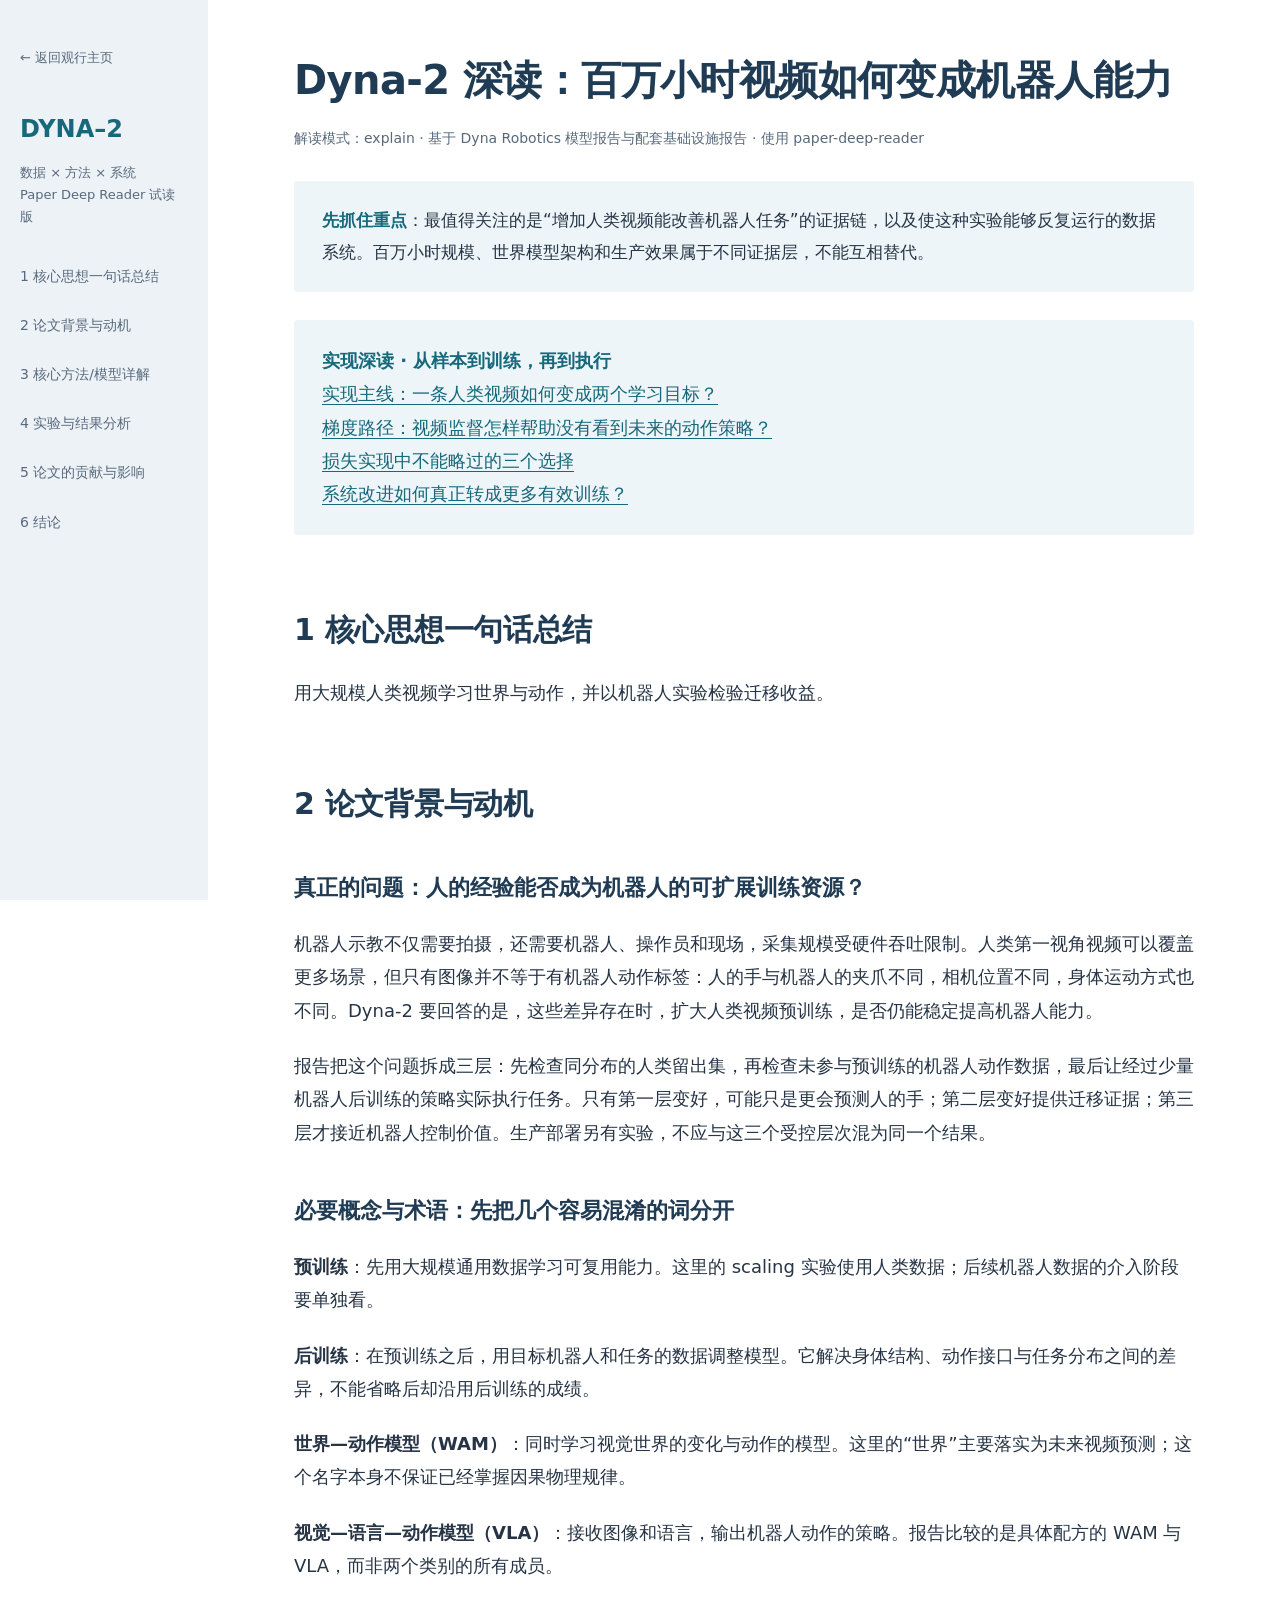
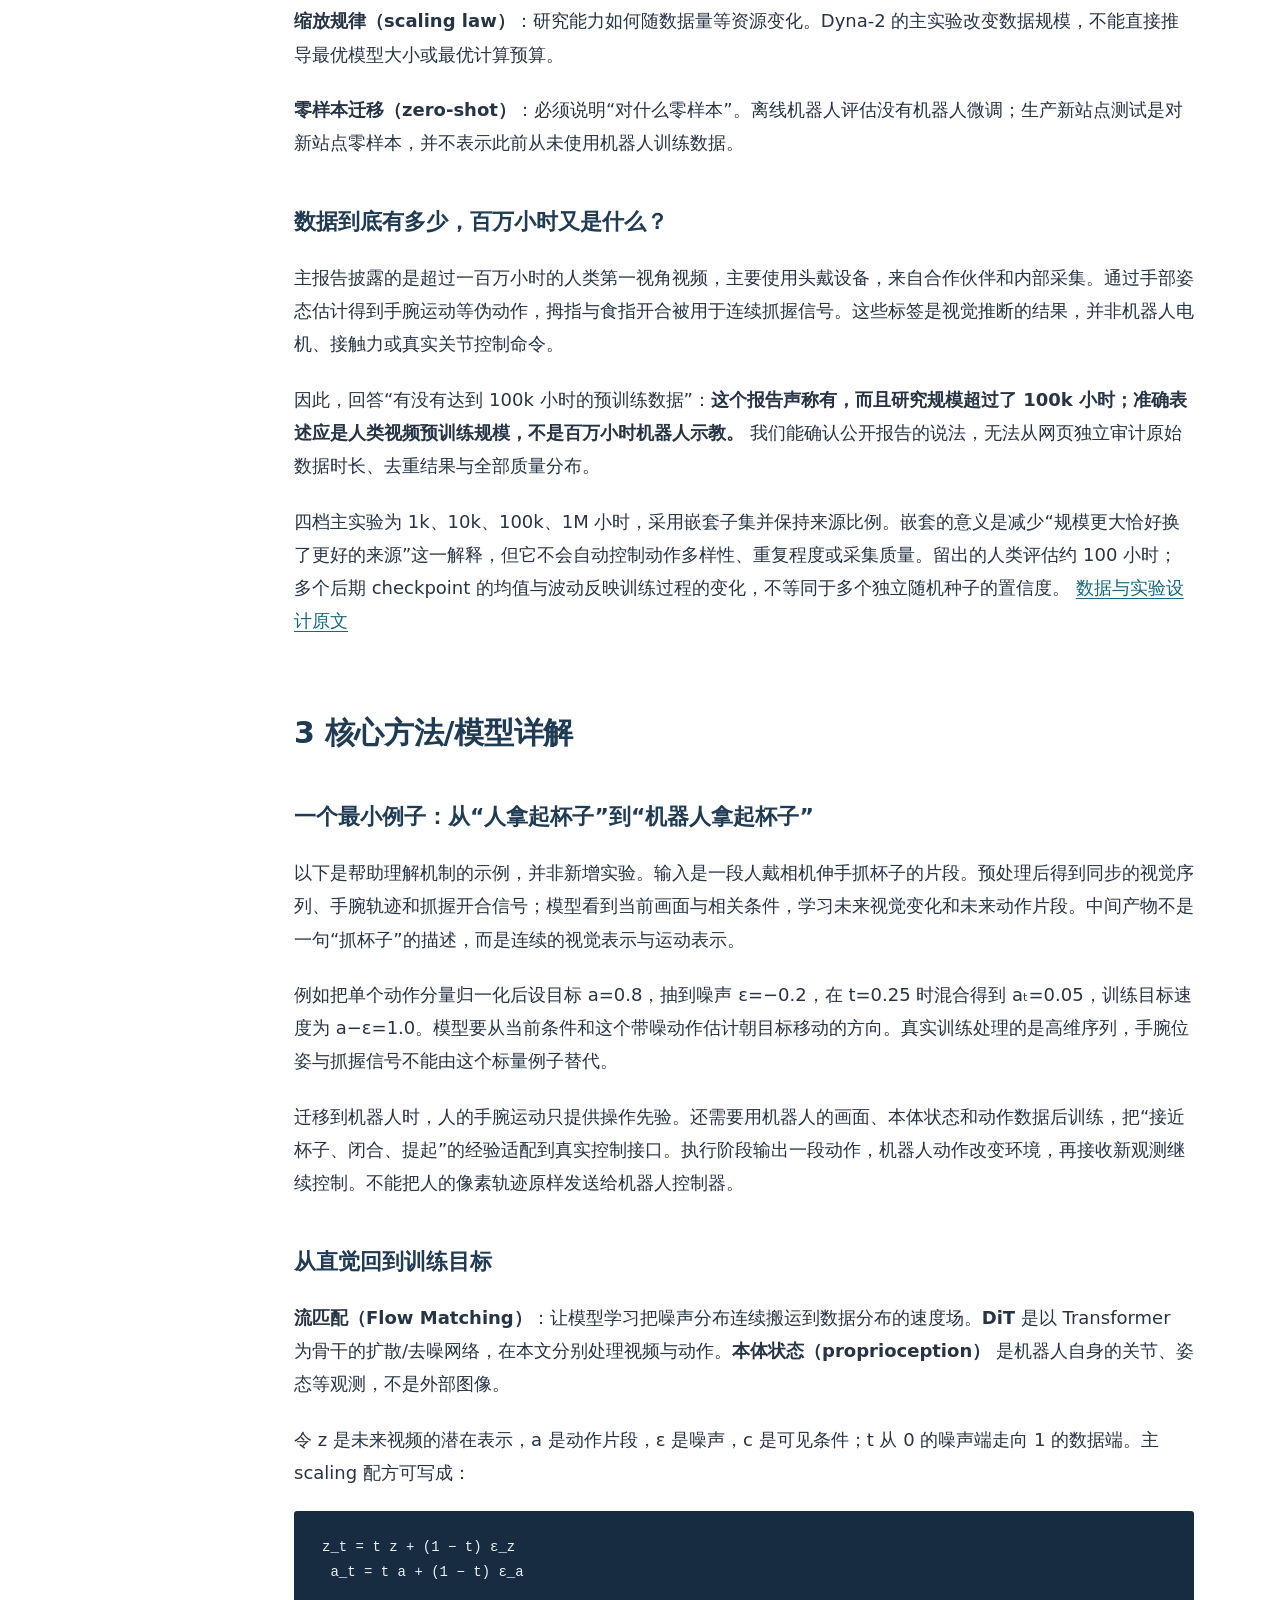
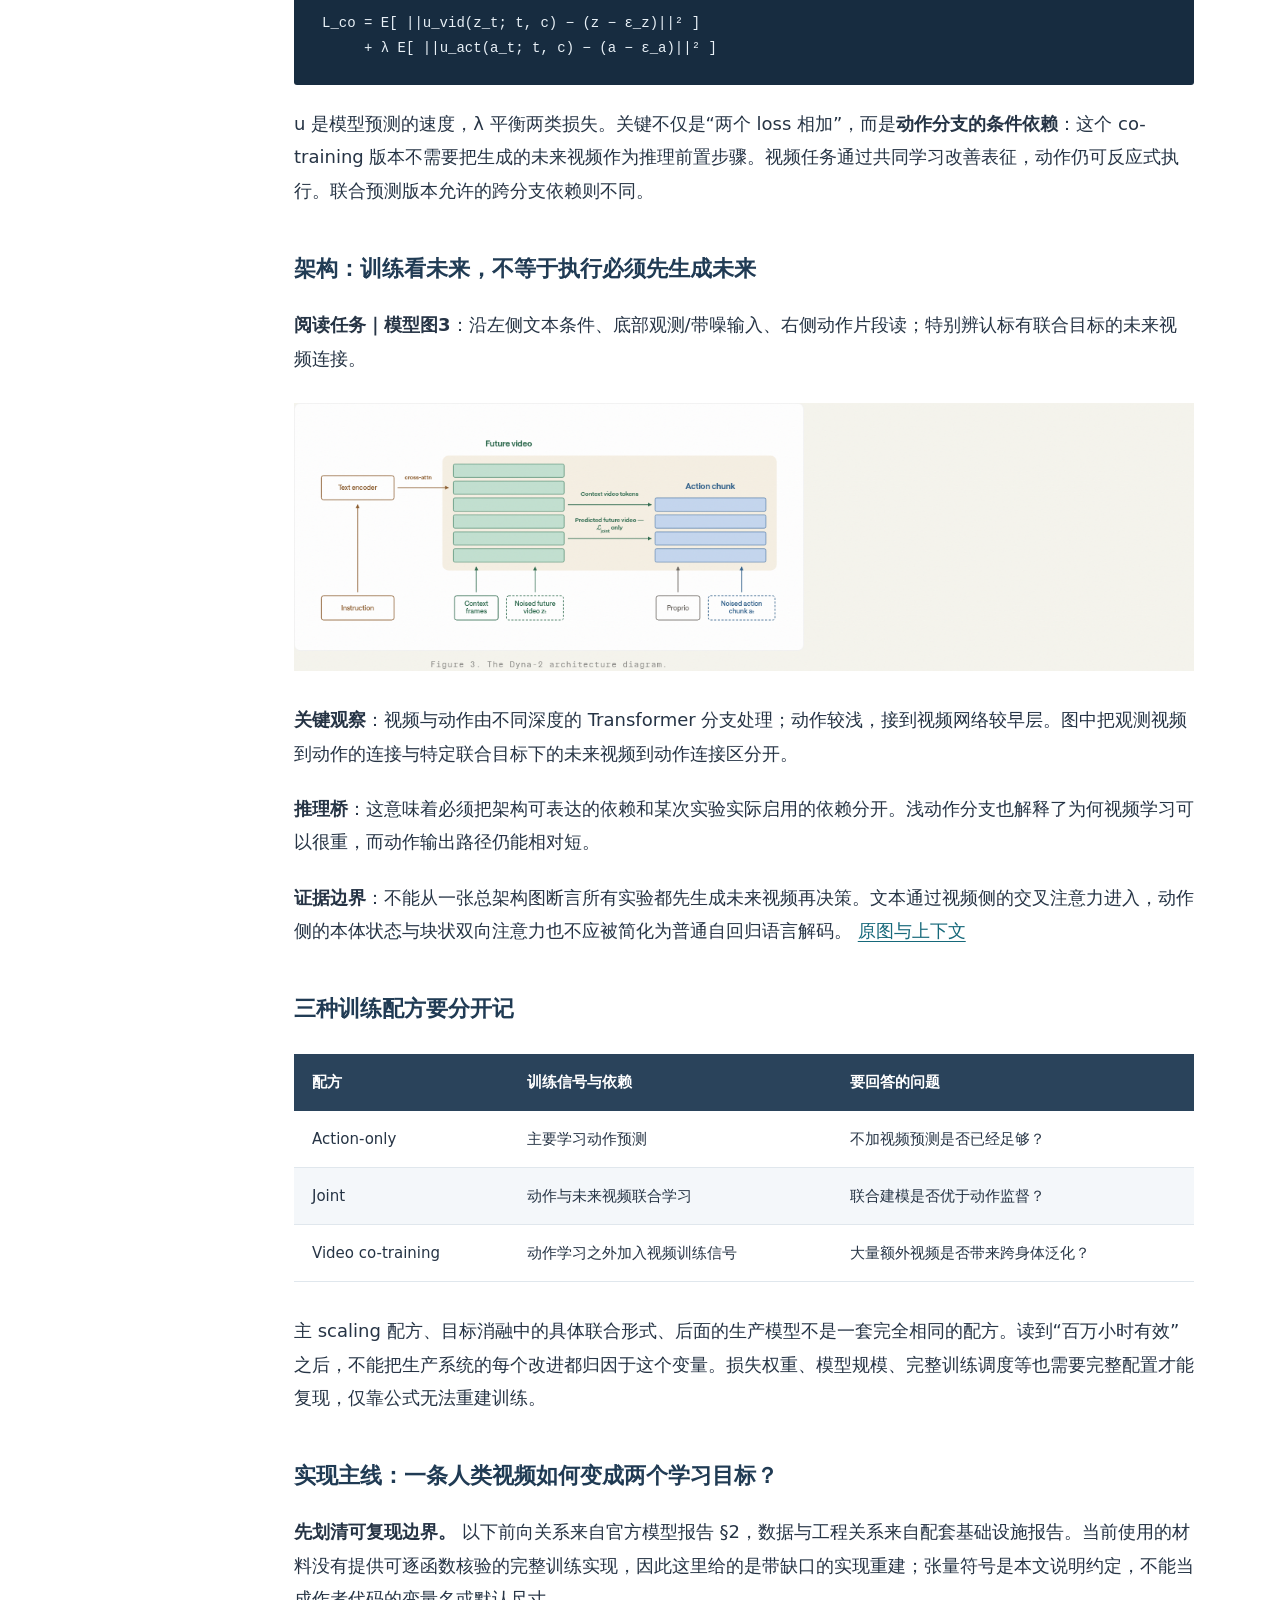
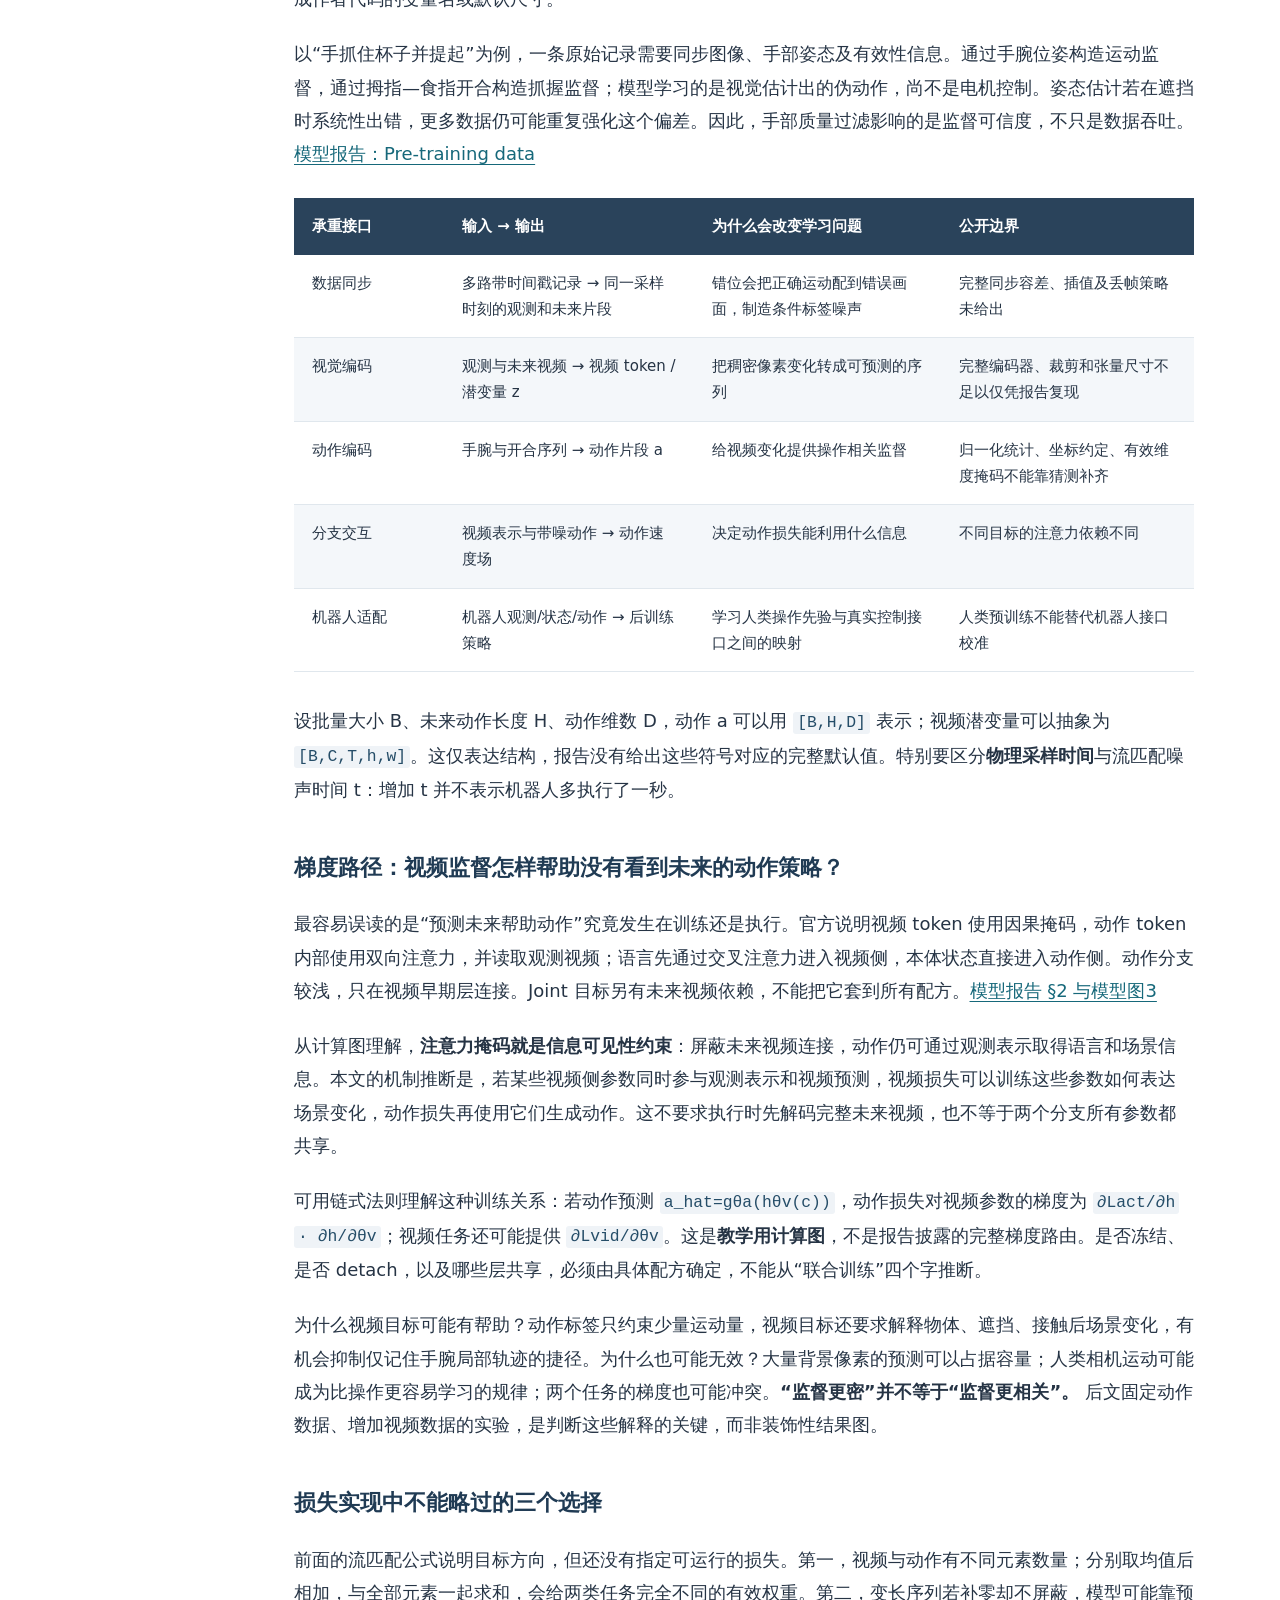
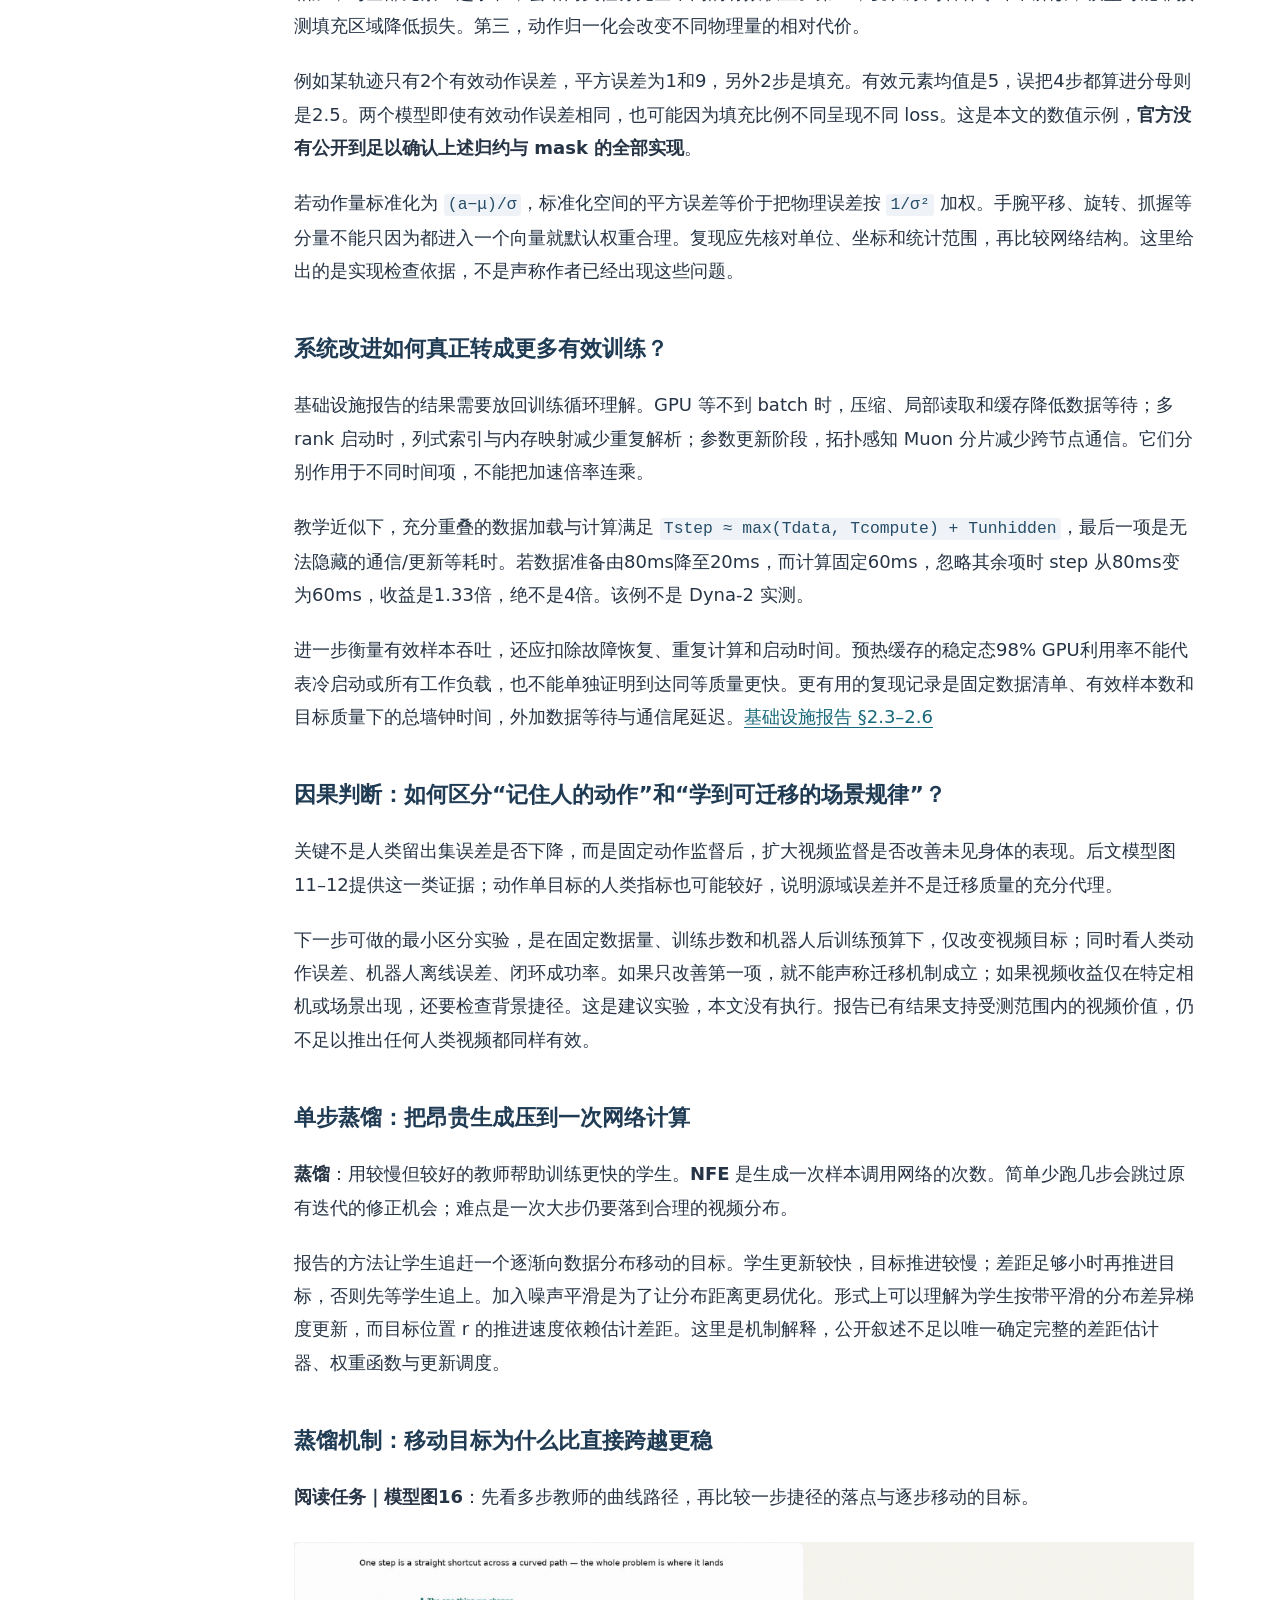
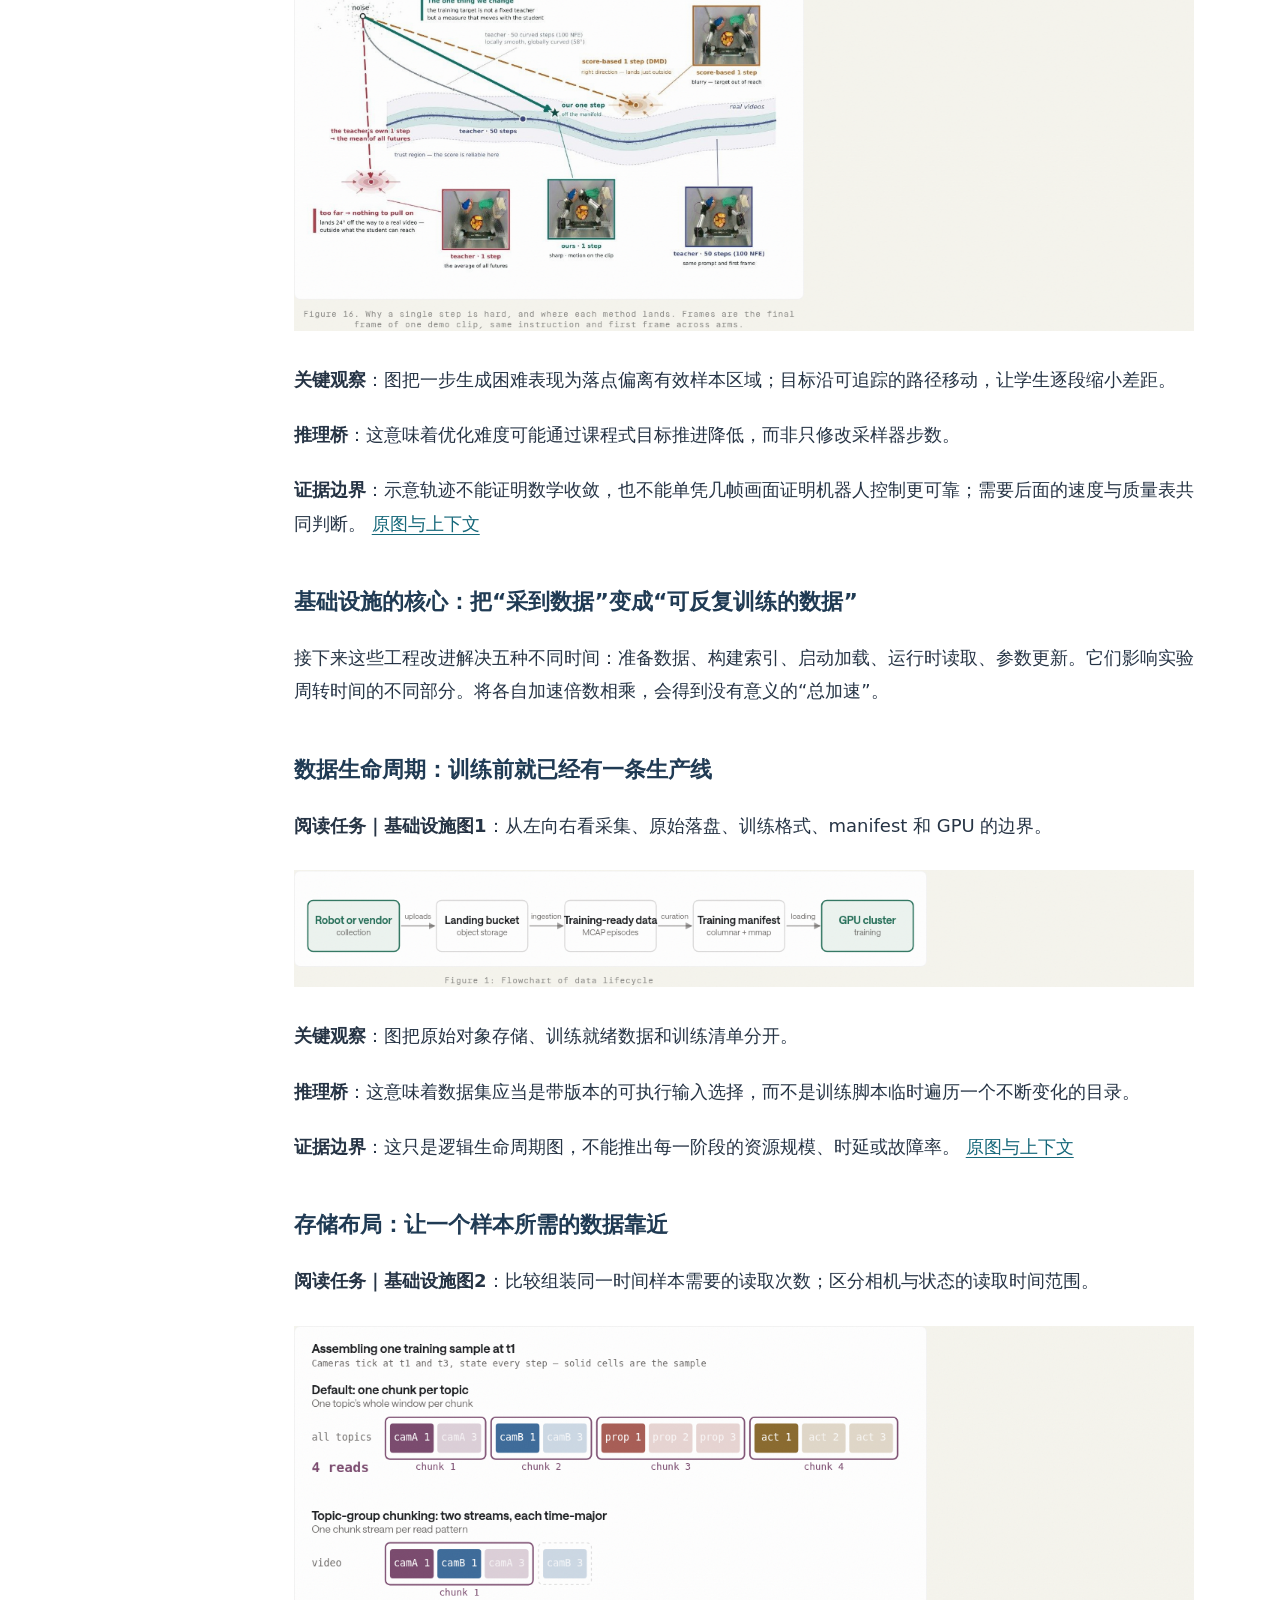
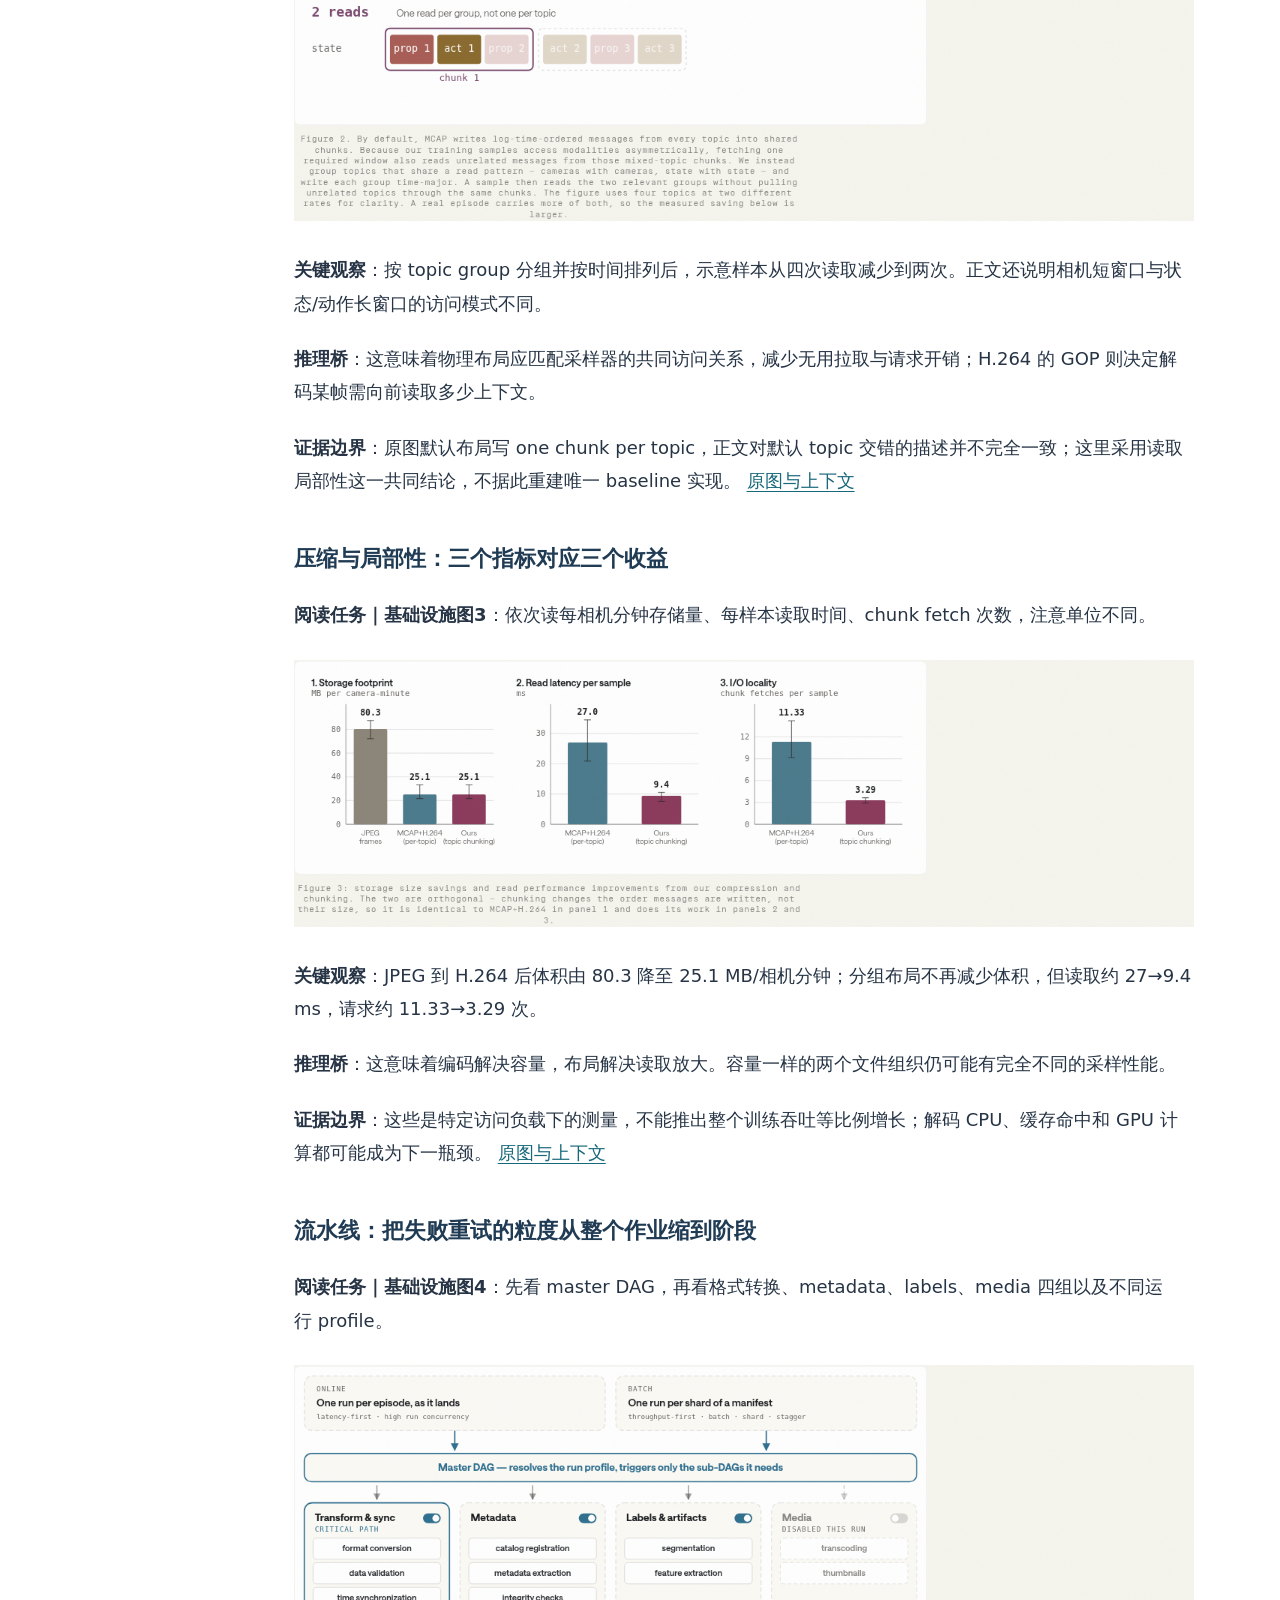
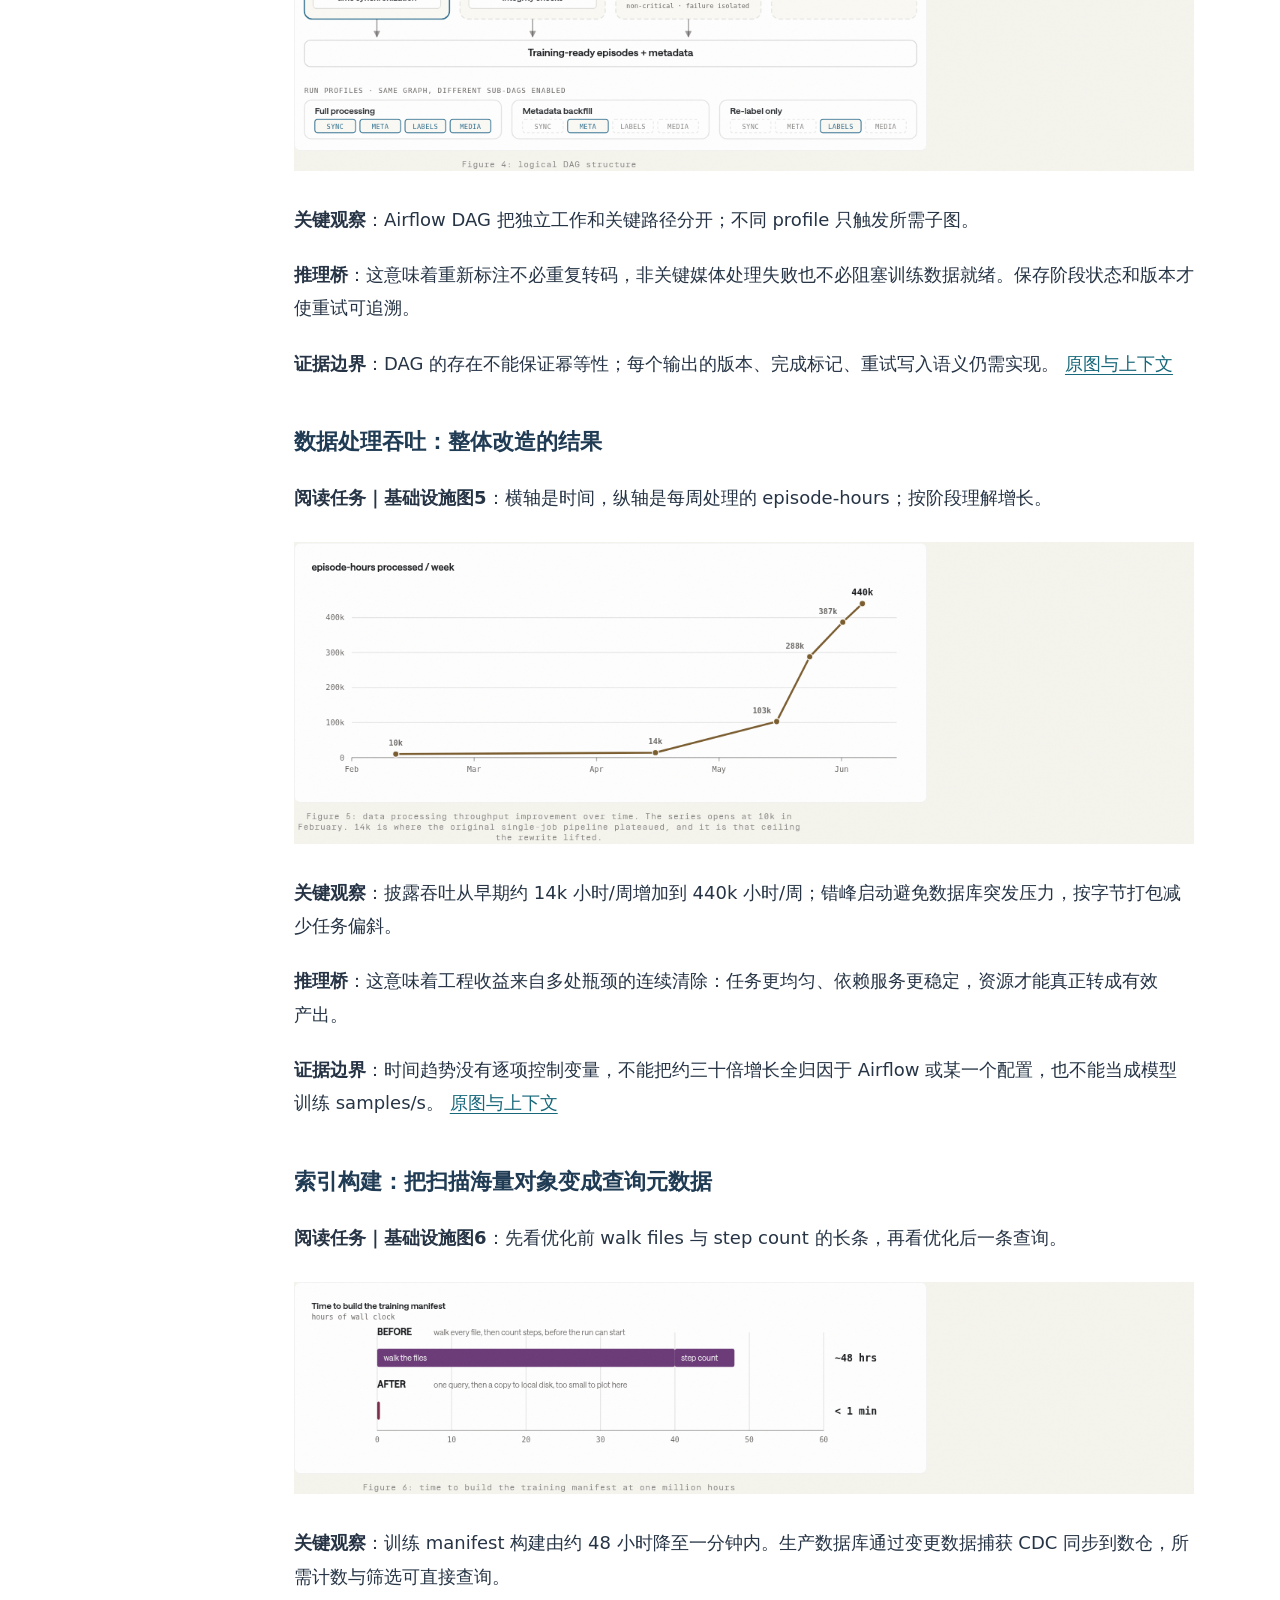
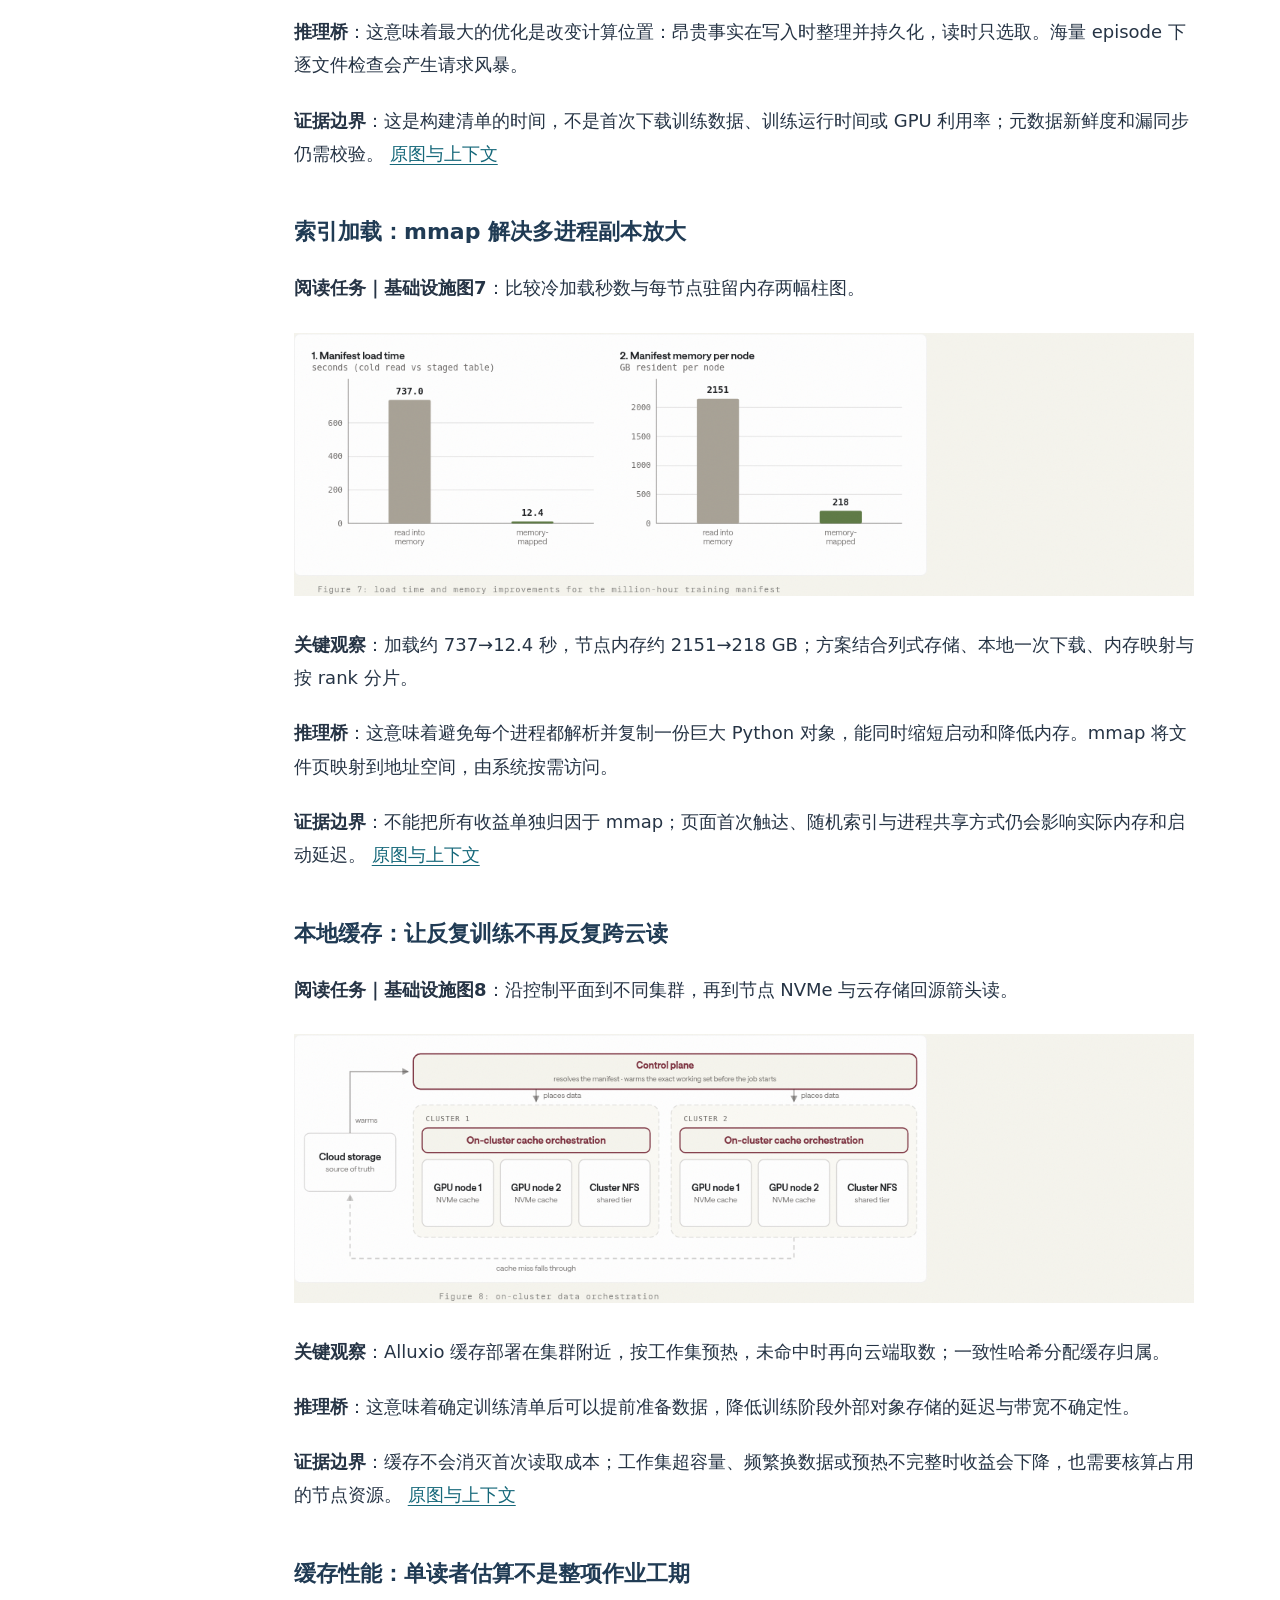
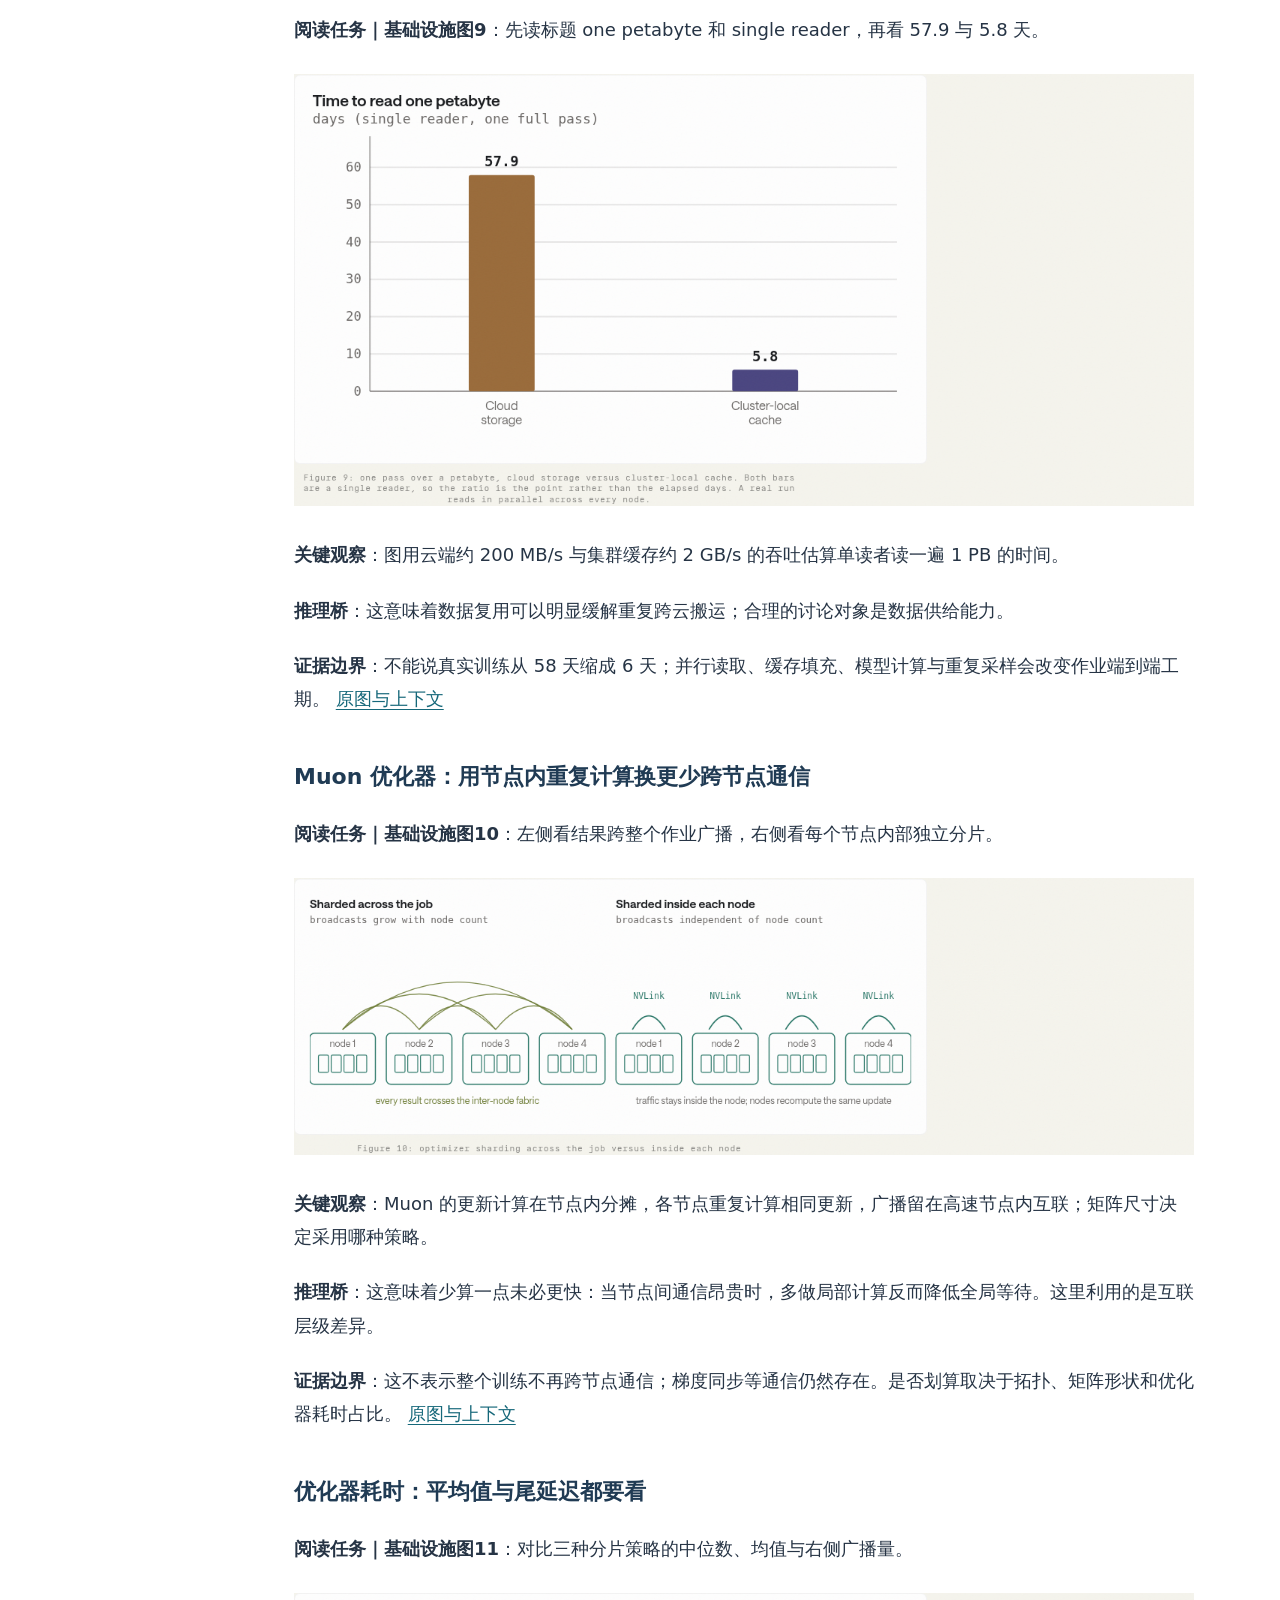
<file: notes/dyna-2/index.html>
<!DOCTYPE html>

<html lang="zh-CN"><head><meta charset="utf-8"/><meta content="width=device-width,initial-scale=1" name="viewport"/><title>Dyna-2 深读 · Paper Deep Reader</title><style>*{box-sizing:border-box}html{scroll-behavior:smooth;scroll-padding-top:24px}body{margin:0;background:#f5f2eb;color:#23323b;font:17px/1.85 system-ui,-apple-system,"Noto Sans CJK SC",sans-serif}aside{position:fixed;width:235px;inset:0 auto 0 0;padding:40px 22px;background:#183d43;color:white;overflow:auto}aside b{font-size:24px}aside small{display:block;color:#bad1cf;margin:12px 0 30px}aside a{display:block;color:#d5e5e2;text-decoration:none;font-size:14px;margin:16px 0}main{max-width:1090px;margin-left:235px;padding:54px 65px 100px}h1{font-size:42px;line-height:1.3;letter-spacing:-1px;margin:0 0 24px}h2{font-size:29px;border-top:2px solid #b7c8c1;padding-top:36px;margin-top:62px;color:#174e50}h3{font-size:22px;margin-top:36px;line-height:1.5}p{margin:18px 0}a{color:#166b76;text-underline-offset:3px}strong{color:#174e50}blockquote{margin:28px 0;padding:12px 24px;border-left:5px solid #bb7a35;background:#f0e7d6}img{max-width:100%;height:auto;display:block;border:1px solid #ddd9cd;border-radius:8px;cursor:zoom-in;margin:24px auto;background:white}table{width:100%;border-collapse:collapse;font-size:15px;display:block;overflow:auto;margin:25px 0}th,td{border-bottom:1px solid #d8ded8;text-align:left;padding:12px;min-width:150px;vertical-align:top}th{background:#e0e9e3}pre{white-space:pre-wrap;overflow-wrap:anywhere;background:#183d43;color:#ecf5ef;padding:25px;border-radius:10px;font-size:14px}li{margin:10px 0}dialog{border:0;padding:10px;width:96vw;max-width:1600px;background:white}dialog::backdrop{background:#000b}dialog img{max-height:88vh;width:auto;border:0;margin:auto;cursor:zoom-out}dialog button{float:right;padding:8px 15px}footer{border-top:1px solid #ccc;margin-top:50px;font-size:13px;color:#666}@media(max-width:950px){aside{position:static;width:auto;padding:20px}aside small{margin:5px 0}aside a{display:inline-block;margin:5px 14px 5px 0}main{margin:0;padding:30px 24px}h1{font-size:32px}h2{font-size:25px}}@media print{aside,dialog{display:none}main{margin:0;padding:0;max-width:none}h2,h3{break-after:avoid}img{max-height:70vh;object-fit:contain}body{font-size:11pt;background:white}}
/* Balanced reading layout */
body{padding-left:248px;background:#f5f3ed}
aside{width:248px;padding:32px 24px;background:#203f36;border-right:1px solid #dce2d8}
aside b{letter-spacing:1px}aside small{line-height:1.8;margin-bottom:28px}
aside a{padding:10px 12px;margin:5px -12px;border-radius:6px;line-height:1.6;transition:background .15s}
aside a:hover,aside a:focus-visible{background:#ffffff14;color:#fff}
aside .home-link{font-size:12px;margin-bottom:32px;color:#c7d6c7}
main{width:100%;max-width:1240px;margin:0 auto;padding:64px clamp(28px,4vw,72px) 100px}
main>h1{max-width:1000px;margin:0 auto 28px;font-size:clamp(32px,2.8vw,46px);line-height:1.45;letter-spacing:-.8px}
main>p,main>h2,main>h3,main>ul,main>ol,main>pre,main>blockquote,main>footer{max-width:880px;margin-left:auto;margin-right:auto}
main>p{margin-top:22px;margin-bottom:22px;line-height:1.95;overflow-wrap:anywhere}
main>h1+p{font-size:13px;color:#718075;max-width:1000px;line-height:1.9}
main>h2{padding-top:38px;margin-top:76px;margin-bottom:30px;font-size:30px;border-top:1px solid #aebdaf}
main>h3{margin-top:42px;margin-bottom:22px;font-size:23px;line-height:1.6}
main>blockquote{margin-top:32px;margin-bottom:40px;padding:14px 26px;border-left:4px solid #ba7748;border-radius:0 8px 8px 0}
main>p:has(>img){max-width:1100px;margin:30px auto 34px;padding:12px;background:#fff;border:1px solid #e1e3db;border-radius:12px;box-shadow:0 6px 22px #293e2c08}
main img{width:100%;margin:0;border:0;border-radius:5px}
main>table{max-width:1100px;margin:30px auto 36px;background:#fff;border:1px solid #dce2d8;border-radius:8px;font-size:15px;line-height:1.8}
th,td{padding:16px 18px;min-width:155px}th{background:#e7ede4}
main>pre{line-height:1.85;padding:26px 30px;background:#203f36}
main>footer{line-height:1.9;padding-top:24px}
a:focus-visible,button:focus-visible{outline:2px solid #bd7a4a;outline-offset:4px}
dialog{max-width:1700px;border-radius:10px}dialog img{max-width:100%;object-fit:contain}
@media(min-width:1700px){body{font-size:18px}main{padding-top:76px}}
@media(max-width:1100px) and (min-width:951px){body{padding-left:216px}aside{width:216px;padding:30px 20px}main{padding-left:30px;padding-right:30px}}
@media(max-width:950px){body{padding-left:0}aside{position:relative;width:100%;padding:22px 24px;border:0}aside .home-link{display:inline-block;margin:0 0 14px;padding:0}aside b{display:block;font-size:21px}aside small{margin:8px 0 14px;font-size:12px}aside>a:not(.home-link){display:inline-block;font-size:12px;margin:3px 5px 3px 0;padding:7px 10px;background:#ffffff0d}main{margin:auto;padding:38px 26px 70px}main>h1{font-size:34px}main>h2{font-size:27px;margin-top:55px}}
@media(max-width:520px){body{font-size:16px}main{padding:30px 20px 60px}main>h1{font-size:29px;line-height:1.5}main>h2{font-size:25px}main>h3{font-size:21px}main>p{line-height:1.9}main>p:has(>img){padding:4px;margin:24px auto;border-radius:7px}main>blockquote{padding:10px 18px}main>pre{font-size:12px;padding:20px 16px}th,td{padding:12px;font-size:13px}aside{padding:20px}aside>a:not(.home-link){font-size:11px}}
@media print{body{padding:0}main{max-width:none;padding:0}main>p:has(>img){box-shadow:none;break-inside:avoid}main>h2,main>h3{break-after:avoid}}
@media(prefers-reduced-motion:reduce){html{scroll-behavior:auto}aside a{transition:none}}
main>h1{text-wrap:balance}main>p{text-wrap:pretty}</style><link href="../reading.css?v=204d029a8945" rel="stylesheet"/></head><body><aside><a class="home-link" href="../../">← 返回观行主页</a><b>DYNA–2</b><small>数据 × 方法 × 系统<br/>Paper Deep Reader 试读版</small><a href="#s1">1 核心思想一句话总结</a><a href="#s2">2 论文背景与动机</a><a href="#s3">3 核心方法/模型详解</a><a href="#s4">4 实验与结果分析</a><a href="#s5">5 论文的贡献与影响</a><a href="#s6">6 结论</a></aside><main><h1>Dyna-2 深读：百万小时视频如何变成机器人能力</h1>
<p>解读模式：explain · 基于 Dyna Robotics 模型报告与配套基础设施报告 · 使用 paper-deep-reader</p>
<blockquote>
<p><strong>先抓住重点</strong>：最值得关注的是“增加人类视频能改善机器人任务”的证据链，以及使这种实验能够反复运行的数据系统。百万小时规模、世界模型架构和生产效果属于不同证据层，不能互相替代。</p>
</blockquote><blockquote><strong>实现深读 · 从样本到训练，再到执行</strong><br/><a href="#m8">实现主线：一条人类视频如何变成两个学习目标？</a><br/><a href="#m9">梯度路径：视频监督怎样帮助没有看到未来的动作策略？</a><br/><a href="#m10">损失实现中不能略过的三个选择</a><br/><a href="#m11">系统改进如何真正转成更多有效训练？</a></blockquote>
<h2 id="s1">1 核心思想一句话总结</h2>
<p>用大规模人类视频学习世界与动作，并以机器人实验检验迁移收益。</p>
<h2 id="s2">2 论文背景与动机</h2>
<h3 id="m1">真正的问题：人的经验能否成为机器人的可扩展训练资源？</h3>
<p>机器人示教不仅需要拍摄，还需要机器人、操作员和现场，采集规模受硬件吞吐限制。人类第一视角视频可以覆盖更多场景，但只有图像并不等于有机器人动作标签：人的手与机器人的夹爪不同，相机位置不同，身体运动方式也不同。Dyna-2 要回答的是，这些差异存在时，扩大人类视频预训练，是否仍能稳定提高机器人能力。</p>
<p>报告把这个问题拆成三层：先检查同分布的人类留出集，再检查未参与预训练的机器人动作数据，最后让经过少量机器人后训练的策略实际执行任务。只有第一层变好，可能只是更会预测人的手；第二层变好提供迁移证据；第三层才接近机器人控制价值。生产部署另有实验，不应与这三个受控层次混为同一个结果。</p>
<h3 id="m2">必要概念与术语：先把几个容易混淆的词分开</h3>
<p><strong>预训练</strong>：先用大规模通用数据学习可复用能力。这里的 scaling 实验使用人类数据；后续机器人数据的介入阶段要单独看。</p>
<p><strong>后训练</strong>：在预训练之后，用目标机器人和任务的数据调整模型。它解决身体结构、动作接口与任务分布之间的差异，不能省略后却沿用后训练的成绩。</p>
<p><strong>世界—动作模型（WAM）</strong>：同时学习视觉世界的变化与动作的模型。这里的“世界”主要落实为未来视频预测；这个名字本身不保证已经掌握因果物理规律。</p>
<p><strong>视觉—语言—动作模型（VLA）</strong>：接收图像和语言，输出机器人动作的策略。报告比较的是具体配方的 WAM 与 VLA，而非两个类别的所有成员。</p>
<p><strong>缩放规律（scaling law）</strong>：研究能力如何随数据量等资源变化。Dyna-2 的主实验改变数据规模，不能直接推导最优模型大小或最优计算预算。</p>
<p><strong>零样本迁移（zero-shot）</strong>：必须说明“对什么零样本”。离线机器人评估没有机器人微调；生产新站点测试是对新站点零样本，并不表示此前从未使用机器人训练数据。</p>
<h3 id="m3">数据到底有多少，百万小时又是什么？</h3>
<p>主报告披露的是超过一百万小时的人类第一视角视频，主要使用头戴设备，来自合作伙伴和内部采集。通过手部姿态估计得到手腕运动等伪动作，拇指与食指开合被用于连续抓握信号。这些标签是视觉推断的结果，并非机器人电机、接触力或真实关节控制命令。</p>
<p>因此，回答“有没有达到 100k 小时的预训练数据”：<strong>这个报告声称有，而且研究规模超过了 100k 小时；准确表述应是人类视频预训练规模，不是百万小时机器人示教。</strong> 我们能确认公开报告的说法，无法从网页独立审计原始数据时长、去重结果与全部质量分布。</p>
<p>四档主实验为 1k、10k、100k、1M 小时，采用嵌套子集并保持来源比例。嵌套的意义是减少“规模更大恰好换了更好的来源”这一解释，但它不会自动控制动作多样性、重复程度或采集质量。留出的人类评估约 100 小时；多个后期 checkpoint 的均值与波动反映训练过程的变化，不等同于多个独立随机种子的置信度。 <a href="https://www.dyna.co/dyna-2">数据与实验设计原文</a></p>
<h2 id="s3">3 核心方法/模型详解</h2>
<h3 id="m4">一个最小例子：从“人拿起杯子”到“机器人拿起杯子”</h3>
<p>以下是帮助理解机制的示例，并非新增实验。输入是一段人戴相机伸手抓杯子的片段。预处理后得到同步的视觉序列、手腕轨迹和抓握开合信号；模型看到当前画面与相关条件，学习未来视觉变化和未来动作片段。中间产物不是一句“抓杯子”的描述，而是连续的视觉表示与运动表示。</p>
<p>例如把单个动作分量归一化后设目标 a=0.8，抽到噪声 ε=−0.2，在 t=0.25 时混合得到 aₜ=0.05，训练目标速度为 a−ε=1.0。模型要从当前条件和这个带噪动作估计朝目标移动的方向。真实训练处理的是高维序列，手腕位姿与抓握信号不能由这个标量例子替代。</p>
<p>迁移到机器人时，人的手腕运动只提供操作先验。还需要用机器人的画面、本体状态和动作数据后训练，把“接近杯子、闭合、提起”的经验适配到真实控制接口。执行阶段输出一段动作，机器人动作改变环境，再接收新观测继续控制。不能把人的像素轨迹原样发送给机器人控制器。</p>
<h3 id="m5">从直觉回到训练目标</h3>
<p><strong>流匹配（Flow Matching）</strong>：让模型学习把噪声分布连续搬运到数据分布的速度场。<strong>DiT</strong> 是以 Transformer 为骨干的扩散/去噪网络，在本文分别处理视频与动作。<strong>本体状态（proprioception）</strong> 是机器人自身的关节、姿态等观测，不是外部图像。</p>
<p>令 z 是未来视频的潜在表示，a 是动作片段，ε 是噪声，c 是可见条件；t 从 0 的噪声端走向 1 的数据端。主 scaling 配方可写成：</p>
<pre><code class="language-text">z_t = t z + (1 − t) ε_z
 a_t = t a + (1 − t) ε_a

L_co = E[ ||u_vid(z_t; t, c) − (z − ε_z)||² ]
     + λ E[ ||u_act(a_t; t, c) − (a − ε_a)||² ]
</code></pre>
<p>u 是模型预测的速度，λ 平衡两类损失。关键不仅是“两个 loss 相加”，而是<strong>动作分支的条件依赖</strong>：这个 co-training 版本不需要把生成的未来视频作为推理前置步骤。视频任务通过共同学习改善表征，动作仍可反应式执行。联合预测版本允许的跨分支依赖则不同。</p>
<h3 id="m6">架构：训练看未来，不等于执行必须先生成未来</h3>
<p><strong>阅读任务｜模型图3</strong>：沿左侧文本条件、底部观测/带噪输入、右侧动作片段读；特别辨认标有联合目标的未来视频连接。</p>
<p><img alt="模型图3：架构：训练看未来，不等于执行必须先生成未来" loading="lazy" src="assets/model-figure-3.png" tabindex="0" title="点击放大；Esc 关闭"/></p>
<p><strong>关键观察</strong>：视频与动作由不同深度的 Transformer 分支处理；动作较浅，接到视频网络较早层。图中把观测视频到动作的连接与特定联合目标下的未来视频到动作连接区分开。</p>
<p><strong>推理桥</strong>：这意味着必须把架构可表达的依赖和某次实验实际启用的依赖分开。浅动作分支也解释了为何视频学习可以很重，而动作输出路径仍能相对短。</p>
<p><strong>证据边界</strong>：不能从一张总架构图断言所有实验都先生成未来视频再决策。文本通过视频侧的交叉注意力进入，动作侧的本体状态与块状双向注意力也不应被简化为普通自回归语言解码。 <a href="https://www.dyna.co/dyna-2">原图与上下文</a></p>
<h3 id="m7">三种训练配方要分开记</h3>
<div aria-label="数据表格，可横向滚动" class="table-scroll" role="region" tabindex="0"><table>
<thead>
<tr>
<th>配方</th>
<th>训练信号与依赖</th>
<th>要回答的问题</th>
</tr>
</thead>
<tbody>
<tr>
<td>Action-only</td>
<td>主要学习动作预测</td>
<td>不加视频预测是否已经足够？</td>
</tr>
<tr>
<td>Joint</td>
<td>动作与未来视频联合学习</td>
<td>联合建模是否优于动作监督？</td>
</tr>
<tr>
<td>Video co-training</td>
<td>动作学习之外加入视频训练信号</td>
<td>大量额外视频是否带来跨身体泛化？</td>
</tr>
</tbody>
</table></div>
<p>主 scaling 配方、目标消融中的具体联合形式、后面的生产模型不是一套完全相同的配方。读到“百万小时有效”之后，不能把生产系统的每个改进都归因于这个变量。损失权重、模型规模、完整训练调度等也需要完整配置才能复现，仅靠公式无法重建训练。</p>
<h3 id="m8">实现主线：一条人类视频如何变成两个学习目标？</h3>
<p><strong>先划清可复现边界。</strong> 以下前向关系来自官方模型报告 §2，数据与工程关系来自配套基础设施报告。当前使用的材料没有提供可逐函数核验的完整训练实现，因此这里给的是带缺口的实现重建；张量符号是本文说明约定，不能当成作者代码的变量名或默认尺寸。</p>
<p>以“手抓住杯子并提起”为例，一条原始记录需要同步图像、手部姿态及有效性信息。通过手腕位姿构造运动监督，通过拇指—食指开合构造抓握监督；模型学习的是视觉估计出的伪动作，尚不是电机控制。姿态估计若在遮挡时系统性出错，更多数据仍可能重复强化这个偏差。因此，手部质量过滤影响的是监督可信度，不只是数据吞吐。<a href="https://www.dyna.co/dyna-2">模型报告：Pre-training data</a></p>
<div aria-label="数据表格，可横向滚动" class="table-scroll" role="region" tabindex="0"><table>
<thead>
<tr>
<th>承重接口</th>
<th>输入 → 输出</th>
<th>为什么会改变学习问题</th>
<th>公开边界</th>
</tr>
</thead>
<tbody>
<tr>
<td>数据同步</td>
<td>多路带时间戳记录 → 同一采样时刻的观测和未来片段</td>
<td>错位会把正确运动配到错误画面，制造条件标签噪声</td>
<td>完整同步容差、插值及丢帧策略未给出</td>
</tr>
<tr>
<td>视觉编码</td>
<td>观测与未来视频 → 视频 token / 潜变量 z</td>
<td>把稠密像素变化转成可预测的序列</td>
<td>完整编码器、裁剪和张量尺寸不足以仅凭报告复现</td>
</tr>
<tr>
<td>动作编码</td>
<td>手腕与开合序列 → 动作片段 a</td>
<td>给视频变化提供操作相关监督</td>
<td>归一化统计、坐标约定、有效维度掩码不能靠猜测补齐</td>
</tr>
<tr>
<td>分支交互</td>
<td>视频表示与带噪动作 → 动作速度场</td>
<td>决定动作损失能利用什么信息</td>
<td>不同目标的注意力依赖不同</td>
</tr>
<tr>
<td>机器人适配</td>
<td>机器人观测/状态/动作 → 后训练策略</td>
<td>学习人类操作先验与真实控制接口之间的映射</td>
<td>人类预训练不能替代机器人接口校准</td>
</tr>
</tbody>
</table></div>
<p>设批量大小 B、未来动作长度 H、动作维数 D，动作 a 可以用 <code>[B,H,D]</code> 表示；视频潜变量可以抽象为 <code>[B,C,T,h,w]</code>。这仅表达结构，报告没有给出这些符号对应的完整默认值。特别要区分<strong>物理采样时间</strong>与流匹配噪声时间 t：增加 t 并不表示机器人多执行了一秒。</p>
<h3 id="m9">梯度路径：视频监督怎样帮助没有看到未来的动作策略？</h3>
<p>最容易误读的是“预测未来帮助动作”究竟发生在训练还是执行。官方说明视频 token 使用因果掩码，动作 token 内部使用双向注意力，并读取观测视频；语言先通过交叉注意力进入视频侧，本体状态直接进入动作侧。动作分支较浅，只在视频早期层连接。Joint 目标另有未来视频依赖，不能把它套到所有配方。<a href="https://www.dyna.co/dyna-2">模型报告 §2 与模型图3</a></p>
<p>从计算图理解，<strong>注意力掩码就是信息可见性约束</strong>：屏蔽未来视频连接，动作仍可通过观测表示取得语言和场景信息。本文的机制推断是，若某些视频侧参数同时参与观测表示和视频预测，视频损失可以训练这些参数如何表达场景变化，动作损失再使用它们生成动作。这不要求执行时先解码完整未来视频，也不等于两个分支所有参数都共享。</p>
<p>可用链式法则理解这种训练关系：若动作预测 <code>a_hat=gθa(hθv(c))</code>，动作损失对视频参数的梯度为 <code>∂Lact/∂h · ∂h/∂θv</code>；视频任务还可能提供 <code>∂Lvid/∂θv</code>。这是<strong>教学用计算图</strong>，不是报告披露的完整梯度路由。是否冻结、是否 detach，以及哪些层共享，必须由具体配方确定，不能从“联合训练”四个字推断。</p>
<p>为什么视频目标可能有帮助？动作标签只约束少量运动量，视频目标还要求解释物体、遮挡、接触后场景变化，有机会抑制仅记住手腕局部轨迹的捷径。为什么也可能无效？大量背景像素的预测可以占据容量；人类相机运动可能成为比操作更容易学习的规律；两个任务的梯度也可能冲突。<strong>“监督更密”并不等于“监督更相关”。</strong> 后文固定动作数据、增加视频数据的实验，是判断这些解释的关键，而非装饰性结果图。</p>
<h3 id="m10">损失实现中不能略过的三个选择</h3>
<p>前面的流匹配公式说明目标方向，但还没有指定可运行的损失。第一，视频与动作有不同元素数量；分别取均值后相加，与全部元素一起求和，会给两类任务完全不同的有效权重。第二，变长序列若补零却不屏蔽，模型可能靠预测填充区域降低损失。第三，动作归一化会改变不同物理量的相对代价。</p>
<p>例如某轨迹只有2个有效动作误差，平方误差为1和9，另外2步是填充。有效元素均值是5，误把4步都算进分母则是2.5。两个模型即使有效动作误差相同，也可能因为填充比例不同呈现不同 loss。这是本文的数值示例，<strong>官方没有公开到足以确认上述归约与 mask 的全部实现</strong>。</p>
<p>若动作量标准化为 <code>(a−μ)/σ</code>，标准化空间的平方误差等价于把物理误差按 <code>1/σ²</code> 加权。手腕平移、旋转、抓握等分量不能只因为都进入一个向量就默认权重合理。复现应先核对单位、坐标和统计范围，再比较网络结构。这里给出的是实现检查依据，不是声称作者已经出现这些问题。</p>
<h3 id="m11">系统改进如何真正转成更多有效训练？</h3>
<p>基础设施报告的结果需要放回训练循环理解。GPU 等不到 batch 时，压缩、局部读取和缓存降低数据等待；多 rank 启动时，列式索引与内存映射减少重复解析；参数更新阶段，拓扑感知 Muon 分片减少跨节点通信。它们分别作用于不同时间项，不能把加速倍率连乘。</p>
<p>教学近似下，充分重叠的数据加载与计算满足 <code>Tstep ≈ max(Tdata, Tcompute) + Tunhidden</code>，最后一项是无法隐藏的通信/更新等耗时。若数据准备由80ms降至20ms，而计算固定60ms，忽略其余项时 step 从80ms变为60ms，收益是1.33倍，绝不是4倍。该例不是 Dyna-2 实测。</p>
<p>进一步衡量有效样本吞吐，还应扣除故障恢复、重复计算和启动时间。预热缓存的稳定态98% GPU利用率不能代表冷启动或所有工作负载，也不能单独证明到达同等质量更快。更有用的复现记录是固定数据清单、有效样本数和目标质量下的总墙钟时间，外加数据等待与通信尾延迟。<a href="https://www.dyna.co/research/dyna-2-infrastructure">基础设施报告 §2.3–2.6</a></p>
<h3 id="m12">因果判断：如何区分“记住人的动作”和“学到可迁移的场景规律”？</h3>
<p>关键不是人类留出集误差是否下降，而是固定动作监督后，扩大视频监督是否改善未见身体的表现。后文模型图11–12提供这一类证据；动作单目标的人类指标也可能较好，说明源域误差并不是迁移质量的充分代理。</p>
<p>下一步可做的最小区分实验，是在固定数据量、训练步数和机器人后训练预算下，仅改变视频目标；同时看人类动作误差、机器人离线误差、闭环成功率。如果只改善第一项，就不能声称迁移机制成立；如果视频收益仅在特定相机或场景出现，还要检查背景捷径。这是建议实验，本文没有执行。报告已有结果支持受测范围内的视频价值，仍不足以推出任何人类视频都同样有效。</p>
<h3 id="m13">单步蒸馏：把昂贵生成压到一次网络计算</h3>
<p><strong>蒸馏</strong>：用较慢但较好的教师帮助训练更快的学生。<strong>NFE</strong> 是生成一次样本调用网络的次数。简单少跑几步会跳过原有迭代的修正机会；难点是一次大步仍要落到合理的视频分布。</p>
<p>报告的方法让学生追赶一个逐渐向数据分布移动的目标。学生更新较快，目标推进较慢；差距足够小时再推进目标，否则先等学生追上。加入噪声平滑是为了让分布距离更易优化。形式上可以理解为学生按带平滑的分布差异梯度更新，而目标位置 r 的推进速度依赖估计差距。这里是机制解释，公开叙述不足以唯一确定完整的差距估计器、权重函数与更新调度。</p>
<h3 id="m14">蒸馏机制：移动目标为什么比直接跨越更稳</h3>
<p><strong>阅读任务｜模型图16</strong>：先看多步教师的曲线路径，再比较一步捷径的落点与逐步移动的目标。</p>
<p><img alt="模型图16：蒸馏机制：移动目标为什么比直接跨越更稳" loading="lazy" src="assets/model-figure-16.png" tabindex="0" title="点击放大；Esc 关闭"/></p>
<p><strong>关键观察</strong>：图把一步生成困难表现为落点偏离有效样本区域；目标沿可追踪的路径移动，让学生逐段缩小差距。</p>
<p><strong>推理桥</strong>：这意味着优化难度可能通过课程式目标推进降低，而非只修改采样器步数。</p>
<p><strong>证据边界</strong>：示意轨迹不能证明数学收敛，也不能单凭几帧画面证明机器人控制更可靠；需要后面的速度与质量表共同判断。 <a href="https://www.dyna.co/dyna-2">原图与上下文</a></p>
<h3 id="m15">基础设施的核心：把“采到数据”变成“可反复训练的数据”</h3>
<p>接下来这些工程改进解决五种不同时间：准备数据、构建索引、启动加载、运行时读取、参数更新。它们影响实验周转时间的不同部分。将各自加速倍数相乘，会得到没有意义的“总加速”。</p>
<h3 id="m16">数据生命周期：训练前就已经有一条生产线</h3>
<p><strong>阅读任务｜基础设施图1</strong>：从左向右看采集、原始落盘、训练格式、manifest 和 GPU 的边界。</p>
<p><img alt="基础设施图1：数据生命周期：训练前就已经有一条生产线" loading="lazy" src="assets/infra-figure-1.png" tabindex="0" title="点击放大；Esc 关闭"/></p>
<p><strong>关键观察</strong>：图把原始对象存储、训练就绪数据和训练清单分开。</p>
<p><strong>推理桥</strong>：这意味着数据集应当是带版本的可执行输入选择，而不是训练脚本临时遍历一个不断变化的目录。</p>
<p><strong>证据边界</strong>：这只是逻辑生命周期图，不能推出每一阶段的资源规模、时延或故障率。 <a href="https://www.dyna.co/research/dyna-2-infrastructure">原图与上下文</a></p>
<h3 id="m17">存储布局：让一个样本所需的数据靠近</h3>
<p><strong>阅读任务｜基础设施图2</strong>：比较组装同一时间样本需要的读取次数；区分相机与状态的读取时间范围。</p>
<p><img alt="基础设施图2：存储布局：让一个样本所需的数据靠近" loading="lazy" src="assets/infra-figure-2.png" tabindex="0" title="点击放大；Esc 关闭"/></p>
<p><strong>关键观察</strong>：按 topic group 分组并按时间排列后，示意样本从四次读取减少到两次。正文还说明相机短窗口与状态/动作长窗口的访问模式不同。</p>
<p><strong>推理桥</strong>：这意味着物理布局应匹配采样器的共同访问关系，减少无用拉取与请求开销；H.264 的 GOP 则决定解码某帧需向前读取多少上下文。</p>
<p><strong>证据边界</strong>：原图默认布局写 one chunk per topic，正文对默认 topic 交错的描述并不完全一致；这里采用读取局部性这一共同结论，不据此重建唯一 baseline 实现。 <a href="https://www.dyna.co/research/dyna-2-infrastructure">原图与上下文</a></p>
<h3 id="m18">压缩与局部性：三个指标对应三个收益</h3>
<p><strong>阅读任务｜基础设施图3</strong>：依次读每相机分钟存储量、每样本读取时间、chunk fetch 次数，注意单位不同。</p>
<p><img alt="基础设施图3：压缩与局部性：三个指标对应三个收益" loading="lazy" src="assets/infra-figure-3.png" tabindex="0" title="点击放大；Esc 关闭"/></p>
<p><strong>关键观察</strong>：JPEG 到 H.264 后体积由 80.3 降至 25.1 MB/相机分钟；分组布局不再减少体积，但读取约 27→9.4 ms，请求约 11.33→3.29 次。</p>
<p><strong>推理桥</strong>：这意味着编码解决容量，布局解决读取放大。容量一样的两个文件组织仍可能有完全不同的采样性能。</p>
<p><strong>证据边界</strong>：这些是特定访问负载下的测量，不能推出整个训练吞吐等比例增长；解码 CPU、缓存命中和 GPU 计算都可能成为下一瓶颈。 <a href="https://www.dyna.co/research/dyna-2-infrastructure">原图与上下文</a></p>
<h3 id="m19">流水线：把失败重试的粒度从整个作业缩到阶段</h3>
<p><strong>阅读任务｜基础设施图4</strong>：先看 master DAG，再看格式转换、metadata、labels、media 四组以及不同运行 profile。</p>
<p><img alt="基础设施图4：流水线：把失败重试的粒度从整个作业缩到阶段" loading="lazy" src="assets/infra-figure-4.png" tabindex="0" title="点击放大；Esc 关闭"/></p>
<p><strong>关键观察</strong>：Airflow DAG 把独立工作和关键路径分开；不同 profile 只触发所需子图。</p>
<p><strong>推理桥</strong>：这意味着重新标注不必重复转码，非关键媒体处理失败也不必阻塞训练数据就绪。保存阶段状态和版本才使重试可追溯。</p>
<p><strong>证据边界</strong>：DAG 的存在不能保证幂等性；每个输出的版本、完成标记、重试写入语义仍需实现。 <a href="https://www.dyna.co/research/dyna-2-infrastructure">原图与上下文</a></p>
<h3 id="m20">数据处理吞吐：整体改造的结果</h3>
<p><strong>阅读任务｜基础设施图5</strong>：横轴是时间，纵轴是每周处理的 episode-hours；按阶段理解增长。</p>
<p><img alt="基础设施图5：数据处理吞吐：整体改造的结果" loading="lazy" src="assets/infra-figure-5.png" tabindex="0" title="点击放大；Esc 关闭"/></p>
<p><strong>关键观察</strong>：披露吞吐从早期约 14k 小时/周增加到 440k 小时/周；错峰启动避免数据库突发压力，按字节打包减少任务偏斜。</p>
<p><strong>推理桥</strong>：这意味着工程收益来自多处瓶颈的连续清除：任务更均匀、依赖服务更稳定，资源才能真正转成有效产出。</p>
<p><strong>证据边界</strong>：时间趋势没有逐项控制变量，不能把约三十倍增长全归因于 Airflow 或某一个配置，也不能当成模型训练 samples/s。 <a href="https://www.dyna.co/research/dyna-2-infrastructure">原图与上下文</a></p>
<h3 id="m21">索引构建：把扫描海量对象变成查询元数据</h3>
<p><strong>阅读任务｜基础设施图6</strong>：先看优化前 walk files 与 step count 的长条，再看优化后一条查询。</p>
<p><img alt="基础设施图6：索引构建：把扫描海量对象变成查询元数据" loading="lazy" src="assets/infra-figure-6.png" tabindex="0" title="点击放大；Esc 关闭"/></p>
<p><strong>关键观察</strong>：训练 manifest 构建由约 48 小时降至一分钟内。生产数据库通过变更数据捕获 CDC 同步到数仓，所需计数与筛选可直接查询。</p>
<p><strong>推理桥</strong>：这意味着最大的优化是改变计算位置：昂贵事实在写入时整理并持久化，读时只选取。海量 episode 下逐文件检查会产生请求风暴。</p>
<p><strong>证据边界</strong>：这是构建清单的时间，不是首次下载训练数据、训练运行时间或 GPU 利用率；元数据新鲜度和漏同步仍需校验。 <a href="https://www.dyna.co/research/dyna-2-infrastructure">原图与上下文</a></p>
<h3 id="m22">索引加载：mmap 解决多进程副本放大</h3>
<p><strong>阅读任务｜基础设施图7</strong>：比较冷加载秒数与每节点驻留内存两幅柱图。</p>
<p><img alt="基础设施图7：索引加载：mmap 解决多进程副本放大" loading="lazy" src="assets/infra-figure-7.png" tabindex="0" title="点击放大；Esc 关闭"/></p>
<p><strong>关键观察</strong>：加载约 737→12.4 秒，节点内存约 2151→218 GB；方案结合列式存储、本地一次下载、内存映射与按 rank 分片。</p>
<p><strong>推理桥</strong>：这意味着避免每个进程都解析并复制一份巨大 Python 对象，能同时缩短启动和降低内存。mmap 将文件页映射到地址空间，由系统按需访问。</p>
<p><strong>证据边界</strong>：不能把所有收益单独归因于 mmap；页面首次触达、随机索引与进程共享方式仍会影响实际内存和启动延迟。 <a href="https://www.dyna.co/research/dyna-2-infrastructure">原图与上下文</a></p>
<h3 id="m23">本地缓存：让反复训练不再反复跨云读</h3>
<p><strong>阅读任务｜基础设施图8</strong>：沿控制平面到不同集群，再到节点 NVMe 与云存储回源箭头读。</p>
<p><img alt="基础设施图8：本地缓存：让反复训练不再反复跨云读" loading="lazy" src="assets/infra-figure-8.png" tabindex="0" title="点击放大；Esc 关闭"/></p>
<p><strong>关键观察</strong>：Alluxio 缓存部署在集群附近，按工作集预热，未命中时再向云端取数；一致性哈希分配缓存归属。</p>
<p><strong>推理桥</strong>：这意味着确定训练清单后可以提前准备数据，降低训练阶段外部对象存储的延迟与带宽不确定性。</p>
<p><strong>证据边界</strong>：缓存不会消灭首次读取成本；工作集超容量、频繁换数据或预热不完整时收益会下降，也需要核算占用的节点资源。 <a href="https://www.dyna.co/research/dyna-2-infrastructure">原图与上下文</a></p>
<h3 id="m24">缓存性能：单读者估算不是整项作业工期</h3>
<p><strong>阅读任务｜基础设施图9</strong>：先读标题 one petabyte 和 single reader，再看 57.9 与 5.8 天。</p>
<p><img alt="基础设施图9：缓存性能：单读者估算不是整项作业工期" loading="lazy" src="assets/infra-figure-9.png" tabindex="0" title="点击放大；Esc 关闭"/></p>
<p><strong>关键观察</strong>：图用云端约 200 MB/s 与集群缓存约 2 GB/s 的吞吐估算单读者读一遍 1 PB 的时间。</p>
<p><strong>推理桥</strong>：这意味着数据复用可以明显缓解重复跨云搬运；合理的讨论对象是数据供给能力。</p>
<p><strong>证据边界</strong>：不能说真实训练从 58 天缩成 6 天；并行读取、缓存填充、模型计算与重复采样会改变作业端到端工期。 <a href="https://www.dyna.co/research/dyna-2-infrastructure">原图与上下文</a></p>
<h3 id="m25">Muon 优化器：用节点内重复计算换更少跨节点通信</h3>
<p><strong>阅读任务｜基础设施图10</strong>：左侧看结果跨整个作业广播，右侧看每个节点内部独立分片。</p>
<p><img alt="基础设施图10：Muon 优化器：用节点内重复计算换更少跨节点通信" loading="lazy" src="assets/infra-figure-10.png" tabindex="0" title="点击放大；Esc 关闭"/></p>
<p><strong>关键观察</strong>：Muon 的更新计算在节点内分摊，各节点重复计算相同更新，广播留在高速节点内互联；矩阵尺寸决定采用哪种策略。</p>
<p><strong>推理桥</strong>：这意味着少算一点未必更快：当节点间通信昂贵时，多做局部计算反而降低全局等待。这里利用的是互联层级差异。</p>
<p><strong>证据边界</strong>：这不表示整个训练不再跨节点通信；梯度同步等通信仍然存在。是否划算取决于拓扑、矩阵形状和优化器耗时占比。 <a href="https://www.dyna.co/research/dyna-2-infrastructure">原图与上下文</a></p>
<h3 id="m26">优化器耗时：平均值与尾延迟都要看</h3>
<p><strong>阅读任务｜基础设施图11</strong>：对比三种分片策略的中位数、均值与右侧广播量。</p>
<p><img alt="基础设施图11：优化器耗时：平均值与尾延迟都要看" loading="lazy" src="assets/infra-figure-11.png" tabindex="0" title="点击放大；Esc 关闭"/></p>
<p><strong>关键观察</strong>：未分片约 0.62 s；节点内混合策略约 0.14 s；全局分片中位数约 0.18 s、均值约 0.47 s，广播量更高。</p>
<p><strong>推理桥</strong>：这意味着全局分片不仅平均更慢，还可能更不稳定；同步训练会被慢的一环拖住，中位数不足以描述等待成本。</p>
<p><strong>证据边界</strong>：这只是优化器步骤。若它原占总步时一半，单项约 4.4 倍加速对总步时的理想收益仅约 1.63 倍：1/(0.5+0.5/4.4)，且未计重叠与新开销。 <a href="https://www.dyna.co/research/dyna-2-infrastructure">原图与上下文</a></p>
<h3 id="m27">可靠性：长期训练靠可恢复性维持有效吞吐</h3>
<p>报告还描述 Slurm 预检、节点健康管理和自动恢复：区分本次启动可复位的硬件错误计数与终身累计计数；检查磁盘和容器日志；按每次尝试保存证据；对可恢复失败执行重排队；暂时隔离异常节点，并清理过期资源预留。Ansible 用于跨环境配置一致性。</p>
<p>这些机制的研究价值是缩短失败到恢复的时间，并避免恢复后又进入相同坏节点。系统“进程重新启动成功”与“训练数值和策略质量仍正确”是两回事，恢复还应核对 checkpoint、数据位置与随机状态。公开报告没有提供足够信息来证明所有恢复路径都严格保持训练等价。 <a href="https://www.dyna.co/research/dyna-2-infrastructure">可靠性原文</a></p>
<h2 id="s4">4 实验与结果分析</h2>
<h3 id="m28">证据链先总览：哪一步支持哪一种主张？</h3>
<div aria-label="数据表格，可横向滚动" class="table-scroll" role="region" tabindex="0"><table>
<thead>
<tr>
<th>问题</th>
<th>最强证据</th>
<th>本文判断</th>
</tr>
</thead>
<tbody>
<tr>
<td>更多人类数据是否改善同域预测？</td>
<td>四档规模的人类留出集</td>
<td>在报告范围内强支持</td>
</tr>
<tr>
<td>能否迁移到机器人数据？</td>
<td>39 项离线任务，无机器人微调</td>
<td>支持跨域预测迁移；不等于控制成功</td>
</tr>
<tr>
<td>能否提升真实控制？</td>
<td>同后训练预算的 14 项闭环任务</td>
<td>中等支持，任务与试验数量有限</td>
</tr>
<tr>
<td>视频任务是否比仅动作监督更能扩展？</td>
<td>目标消融与固定动作数据实验</td>
<td>支持该配方下视频的额外价值</td>
</tr>
<tr>
<td>WAM 是否普遍胜过 VLA？</td>
<td>早期模型、7 项任务的对比</td>
<td>证据有限，不能普遍化</td>
</tr>
<tr>
<td>基础设施能否使训练整体快几十倍？</td>
<td>多个不同阶段的局部测量</td>
<td>不支持这种合并解释</td>
</tr>
</tbody>
</table></div>
<h3 id="m29">第一层：人类留出集上的规模趋势</h3>
<p><strong>阅读任务｜模型图5</strong>：横轴是对数尺度的数据小时；区分误差下降与阈值准确率上升。</p>
<p><img alt="模型图5：第一层：人类留出集上的规模趋势" loading="lazy" src="assets/model-figure-5.png" tabindex="0" title="点击放大；Esc 关闭"/></p>
<p><strong>关键观察</strong>：四档数据上误差指标改善，严格阈值准确率的相对改善更明显；同一预测分布在不同指标上呈现的收益幅度不同。</p>
<p><strong>推理桥</strong>：这意味着更多数据确实改善了人的动作建模，而非只让一个选定指标更好看。阈值指标更敏感于预测跨过可接受误差边界。</p>
<p><strong>证据边界</strong>：四个规模点不能证明无穷外推的幂律，也不能给出计算最优配置；准确率的相对增加不能当作百分点增加。 <a href="https://www.dyna.co/dyna-2">原图与上下文</a></p>
<h3 id="m30">第二层：机器人离线迁移</h3>
<p><strong>阅读任务｜模型图7</strong>：分别看动作 MSE 与 accuracy@0.5，再分辨内部和外部任务曲线。</p>
<p><img alt="模型图7：第二层：机器人离线迁移" loading="lazy" src="assets/model-figure-7.png" tabindex="0" title="点击放大；Esc 关闭"/></p>
<p><strong>关键观察</strong>：预训练未见的 39 项机器人任务总体随人类数据增大而改善，包含 12 项内部任务和 27 项外部任务。</p>
<p><strong>推理桥</strong>：这意味着收益跨越了人的身体与机器人身体，支持预训练表示存在可迁移结构，而非仅记住人类评估数据的局部统计。</p>
<p><strong>证据边界</strong>：MSE 衡量预测与参考动作的差异，多种有效动作会让该指标不完美；离线误差改善也不保证闭环时误差不会累积。 <a href="https://www.dyna.co/dyna-2">原图与上下文</a></p>
<h3 id="m31">第三层：真实机器人闭环</h3>
<p><strong>阅读任务｜模型图8</strong>：先看 14 项任务平均归一化得分，再看下方示例任务；此截图只覆盖轮播默认可见任务。</p>
<p><img alt="模型图8：第三层：真实机器人闭环" loading="lazy" src="assets/model-figure-8.png" tabindex="0" title="点击放大；Esc 关闭"/></p>
<p><strong>关键观察</strong>：四档预训练的平均得分约 20%、28%、45%、53%；后训练每任务至多约十小时。评估覆盖夹爪、灵巧手和带语言任务的半人形平台。</p>
<p><strong>推理桥</strong>：这意味着在给定相同后训练条件下，更大人类预训练确实能转化为控制收益，比离线曲线更接近实际用途。</p>
<p><strong>证据边界</strong>：这是归一化任务得分，不是统一成功率。单任务约十次试验、语言任务十二次，估计不够精细；不能把默认轮播截图说成已逐一核验全部任务表现。 <a href="https://www.dyna.co/dyna-2">原图与上下文</a></p>
<h3 id="m32">目标消融：为什么“联合”还不够？</h3>
<p><strong>阅读任务｜模型图10</strong>：横轴比较动作标注数据规模，三条曲线分别是动作单任务、联合目标和额外视频训练。</p>
<p><img alt="模型图10：目标消融：为什么“联合”还不够？" loading="lazy" src="assets/model-figure-10.png" tabindex="0" title="点击放大；Esc 关闭"/></p>
<p><strong>关键观察</strong>：联合目标优于只学动作，但并非随规模单调改善；加入视频训练的配方在更大规模上呈现更好的趋势。</p>
<p><strong>推理桥</strong>：这意味着“存在视频分支”与“视频监督形成可扩展收益”不是同一个命题，数据混合和训练目标共同影响泛化。</p>
<p><strong>证据边界</strong>：不能由这个消融断言任何视频联合目标都更好；计算预算、损失权重与混合比例若未严格对齐，仍可能参与解释差异。 <a href="https://www.dyna.co/dyna-2">原图与上下文</a></p>
<h3 id="m33">固定动作监督：额外视频本身有没有用？</h3>
<p><strong>阅读任务｜模型图11</strong>：分别看固定 50k 与固定 250k 小时动作数据的实验；横轴只增加视频数据。</p>
<p><img alt="模型图11：固定动作监督：额外视频本身有没有用？" loading="lazy" src="assets/model-figure-11.png" tabindex="0" title="点击放大；Esc 关闭"/></p>
<p><strong>关键观察</strong>：固定动作数据时，增加额外视频仍降低机器人动作预测误差。</p>
<p><strong>推理桥</strong>：这意味着迁移提升不能仅归结为更多动作标签；没有动作监督的视频也能贡献对机器人有用的视觉动态知识。</p>
<p><strong>证据边界</strong>：这是特定数据与配方的效果，不等于随便加入任意互联网视频都会有效；视频来源和任务相关性仍需实验。 <a href="https://www.dyna.co/dyna-2">原图与上下文</a></p>
<h3 id="m34">关键辨析：人类指标可能不是机器人泛化的代理指标</h3>
<p><strong>阅读任务｜模型图12</strong>：同图比较各自归一化的人类与机器人误差，先看趋势而非跨域绝对数值。</p>
<p><img alt="模型图12：关键辨析：人类指标可能不是机器人泛化的代理指标" loading="lazy" src="assets/model-figure-12.png" tabindex="0" title="点击放大；Esc 关闭"/></p>
<p><strong>关键观察</strong>：增加视频后，人类动作误差近似不变甚至略差，机器人误差明显下降。</p>
<p><strong>推理桥</strong>：这意味着只用人类留出误差选择配方可能错过更好的迁移模型；优化源域预测与学习可迁移表示并不完全一致。</p>
<p><strong>证据边界</strong>：图中两条线按各自基准归一化，不能直接比较人类与机器人任务谁更容易，也不足以识别内部表征变化的因果机制。 <a href="https://www.dyna.co/dyna-2">原图与上下文</a></p>
<h3 id="m35">WAM 对 VLA：有价值，但证据范围较窄</h3>
<p><strong>阅读任务｜模型图13</strong>：先看以 VLA 为 1 的归一化柱图，再看较宽的置信区间。</p>
<p><img alt="模型图13：WAM 对 VLA：有价值，但证据范围较窄" loading="lazy" src="assets/model-figure-13.png" tabindex="0" title="点击放大；Esc 关闭"/></p>
<p><strong>关键观察</strong>：早期 WAM 在七项任务上归一化成功表现约 1.55，分级得分约 1.12；比较使用三个预训练 checkpoint，并采用配对 bootstrap。</p>
<p><strong>推理桥</strong>：这意味着世界模型路线在受测设置中值得继续投入，不同评价维度也表明收益并非同等强。</p>
<p><strong>证据边界</strong>：这是早期 action-only WAM 与具体 Qwen3-VL 初始化基线的比较，不是百万小时最终模型对所有 VLA 的结论；checkpoint 配对也不能取代独立训练重复。 <a href="https://www.dyna.co/dyna-2">原图与上下文</a></p>
<h3 id="m36">新生产站点：泛化差距出现在分布变化时</h3>
<p><strong>阅读任务｜模型图14</strong>：先看两者在内部评估均为 100%，再看新客户站点。</p>
<p><img alt="模型图14：新生产站点：泛化差距出现在分布变化时" loading="lazy" src="assets/model-figure-14.png" tabindex="0" title="点击放大；Esc 关闭"/></p>
<p><strong>关键观察</strong>：内部测评无法区分两个系统，新站点约为 46% 对 87%。</p>
<p><strong>推理桥</strong>：这意味着只在熟悉环境测评容易出现天花板效应；新场景能揭示表面相同分数背后的泛化差异。</p>
<p><strong>证据边界</strong>：生产模型还包含不同配方与工程改进，不能把全部差值归因于数据小时数；新站点 zero-shot 不是完全无机器人后训练。 <a href="https://www.dyna.co/dyna-2">原图与上下文</a></p>
<h3 id="m37">语言遵循：得分定义影响结论</h3>
<p><strong>阅读任务｜模型图15</strong>：横向比较三种版本，纵轴是含部分得分的语言遵循分数。</p>
<p><img alt="模型图15：语言遵循：得分定义影响结论" loading="lazy" src="assets/model-figure-15.png" tabindex="0" title="点击放大；Esc 关闭"/></p>
<p><strong>关键观察</strong>：总体约 35%→67%→96%；选对语言动作但执行失败可计部分分数。</p>
<p><strong>推理桥</strong>：这意味着视频学习与生产改进可能改善指令对齐，但评价同时混合了选择正确动作与完成执行两个因素。</p>
<p><strong>证据边界</strong>：96% 不能直接改写为任务成功率；必须分开语言选择正确率、条件执行成功率与最终完整成功率。 <a href="https://www.dyna.co/dyna-2">原图与上下文</a></p>
<h3 id="m38">单步生成表：速度提升以后，质量还剩多少？</h3>
<p><strong>阅读任务｜表1（本文为原文未编号表加的编号）</strong>：同时看 NFE、采样器毫秒、FVD、运动与闪烁。FVD 是生成与真实视频在特征空间的分布距离，通常越低越好；运动、闪烁都是代理指标，不能单独代表物理正确性。</p>
<p><img alt="表1：三秒三视角视频的采样速度与质量" loading="lazy" src="assets/model-table-video.png" tabindex="0" title="点击放大；Esc 关闭"/></p>
<p><strong>关键观察</strong>：在披露的 H100 测试中，多步教师约 10,203 ms，单步方案约 110 ms。直接砍步数会让 FVD 从教师的 80 恶化到 1039；报告方法为 121。DMD2 两步约 211 ms、FVD 115，单步约 109 ms、FVD 599，说明速度相同并不保证质量相当。</p>
<p><strong>推理桥</strong>：这意味着主要贡献是让单次网络计算仍保持较好的视频分布质量，而非单纯减少调用次数。与两步蒸馏相比，单步方案更快，但 FVD 略差，应该按速度—质量权衡解释。</p>
<p><strong>证据边界</strong>：这里测的是三秒三视角视频的采样器，不是端到端机器人控制延迟。低闪烁也可能来自不动的画面，必须结合运动指标与样例；这些视频指标不能单独证明动作策略更安全或更成功。 <a href="https://www.dyna.co/dyna-2">表格原文</a></p>
<h2 id="s5">5 论文的贡献与影响</h2>
<h3 id="m39">真正值得带走的三件事</h3>
<p><strong>研究上，数据价值应在目标域检验。</strong> 最有启发性的结果并不只是百万小时，而是人类指标近乎不变、机器人指标继续改善。它要求重新思考预训练模型选择：源域最优 checkpoint 未必是机器人迁移最优 checkpoint。</p>
<p><strong>方法上，视频训练可以服务动作，而不必让动作等待完整视频生成。</strong> 要区分训练时丰富监督与部署时必要计算。否则容易把一个有效预训练方向变成不可接受的控制时延。</p>
<p><strong>系统上，扩展性的前提是可以反复重建相同实验。</strong> 数据格式、版本、清单、缓存与恢复共同决定实验周转。没有这些能力，规模更大的单次训练可能能跑通，却难以可靠消融和复现。</p>
<h3 id="m40">对当前训练速度优化：按实际瓶颈选择最小验证</h3>
<p>下表是基于报告推导的迁移建议，并非声称已在 Xiaomi-Robotics-1 复现，也没有启动 GPU 任务。</p>
<div aria-label="数据表格，可横向滚动" class="table-scroll" role="region" tabindex="0"><table>
<thead>
<tr>
<th>观察到的现象</th>
<th>借鉴思路</th>
<th>最小验证与判据</th>
</tr>
</thead>
<tbody>
<tr>
<td>启动前长时间扫描对象</td>
<td>预计算计数、列式 manifest</td>
<td>固定同一数据选择，对比构建时间，并验证样本 ID 与权重一致</td>
</tr>
<tr>
<td>每个进程内存都随 episode 数增长</td>
<td>mmap、共享数据、按 rank 索引</td>
<td>固定进程数比较节点 RSS、加载时间与索引正确性</td>
</tr>
<tr>
<td>GPU 等数据，CPU 或网络繁忙</td>
<td>存储局部性、GOP、工作集缓存</td>
<td>固定采样序列，分别测冷/热缓存的 p50/p95 取样耗时和有效训练吞吐</td>
</tr>
<tr>
<td>优化器占步时较高且跨节点广播多</td>
<td>节点内分片、重复局部更新</td>
<td>先核对相同梯度下参数更新误差，再测总步时与尾延迟</td>
</tr>
<tr>
<td>长任务频繁重启，恢复结果不可信</td>
<td>按尝试留证据、恢复状态验证</td>
<td>用受控中断核对 checkpoint、数据游标与短窗口损失连续性</td>
</tr>
</tbody>
</table></div>
<p>最小验证应先定位墙钟时间花在哪，再优化最大的可控部分。增加缓存前先测命中率；改优化器前先确认其占比；改变视频编码前先核对解码像素与时间戳误差是否影响监督。任何系统加速都需要确认采样分布和训练语义没有悄悄改变。</p>
<h3 id="m41">未来最值得补的实验</h3>
<p>一是保持计算预算一致，对比更多独立视频与更多重复 epoch，以分离数据多样性和计算量。二是固定动作标签量和来源，系统改变额外视频的任务相关性，测“什么视频有用”。三是在机器人迁移指标上选择 checkpoint，并在另一组未见任务验证，以避免选择偏差。四是跨独立随机种子、更多站点重复闭环测试，报告完整失败分类，而非只给平均分。</p>
<h2 id="s6">6 结论</h2>
<p><strong>最终判断：值得重点读，但要按证据层次使用。</strong> Dyna-2 把大规模人类视频、机器人迁移验证和可重复的数据系统联系起来；最强的阅读主线是“人类数据增长 → 跨域预测改善 → 同后训练预算下闭环收益”。其证据仍受任务覆盖、重复次数和公开实现细节限制，不能据此推导所有机器人任务的通用规律。</p>
<p>如果只精读三处：先读模型图11—12，理解为什么视频监督的价值不能只看人类误差；再读图7—8，区分离线迁移与真实闭环；最后读基础设施图6—11，学习如何把索引、数据读取与优化器瓶颈分别定位。对于当前训练优化，工程报告更适合形成可测量假设；对于预训练路线选择，模型报告提供方向性证据，仍需自己的受控实验。</p>
<h3 id="m42">来源、版本与阅读范围</h3>
<ul>
<li><a href="https://www.dyna.co/dyna-2">Dyna-2 官方模型报告</a>：数据、模型、训练目标、机器人实验与蒸馏。引用以“模型图 N”定位。</li>
<li><a href="https://www.dyna.co/research/dyna-2-infrastructure">Dyna-2 官方基础设施报告</a>：数据系统、缓存、优化器与可靠性。引用以“基础设施图 N”定位。</li>
<li><a href="https://github.com/Linwei-Chen/paper-deep-reader-skill">本次使用的 paper-deep-reader skill</a>：提供六段结构、关键图解读和可追溯检查流程，不作为模型事实来源。</li>
</ul>
<p>两篇官方 HTML 的图号分别计数，没有 PDF 页码。本文嵌入 23 个关键图表，保留 29 张编号图的清单，另给一张原文未编号表添加本文编号。模型图1、4、6、9、17、18主要为展示或例子，图2为概览，未作为独立定量证据；未逐帧审核演示视频。图8的截图只包含轮播默认可见内容。正文中的工程迁移建议与标量例子属于本文解释，不是原文新增实验。</p><footer>2026-11-03 · 实现深读更新。论文、报告与固定版本代码分别标注；未运行模型训练或推理。原始图表归作者所有。</footer></main><dialog id="zoom"><button onclick="this.parentNode.close()">关闭</button><img alt="放大的报告原图"/></dialog><script>document.querySelectorAll("main img").forEach(i=>{function show(){document.querySelector("#zoom img").src=i.src;document.querySelector("#zoom").showModal()}i.onclick=show;i.onkeydown=e=>{if(e.key==="Enter")show()}});document.querySelector("#zoom img").onclick=()=>document.querySelector("#zoom").close();</script></body></html>
</file>
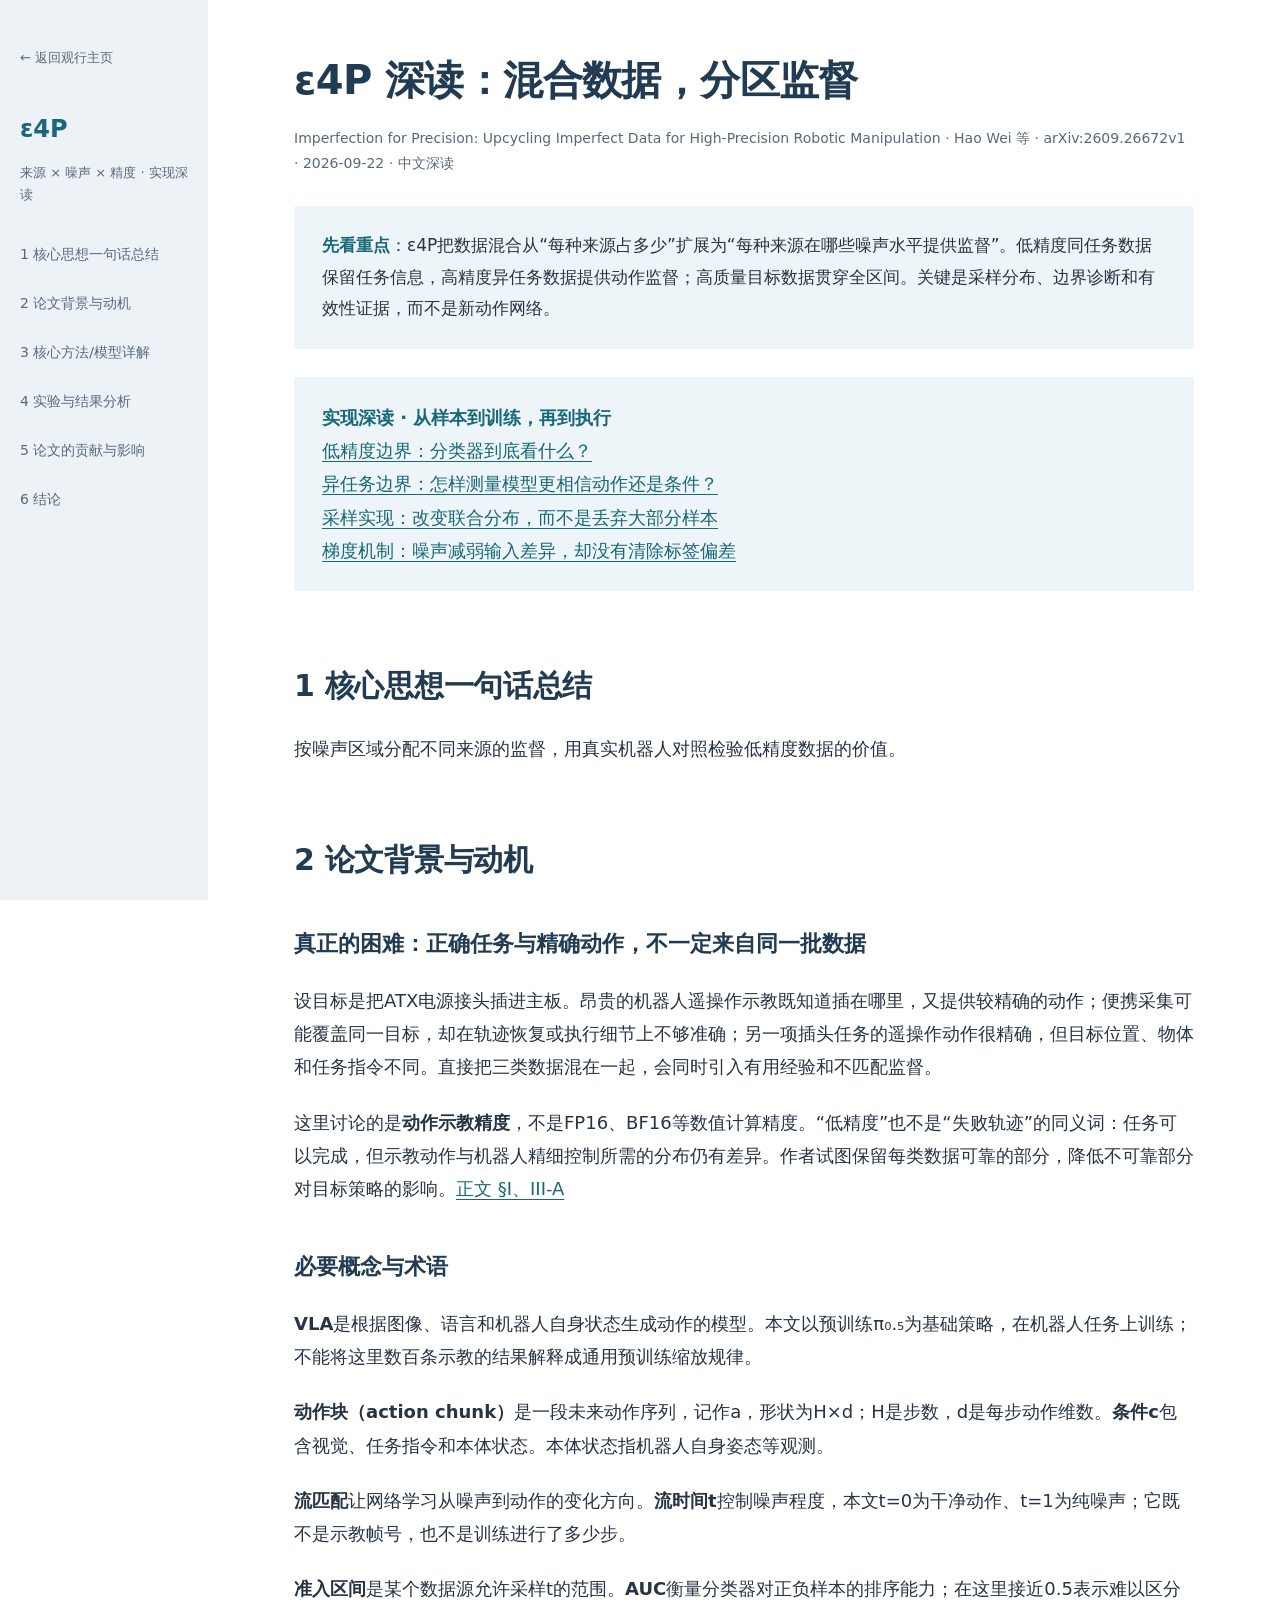
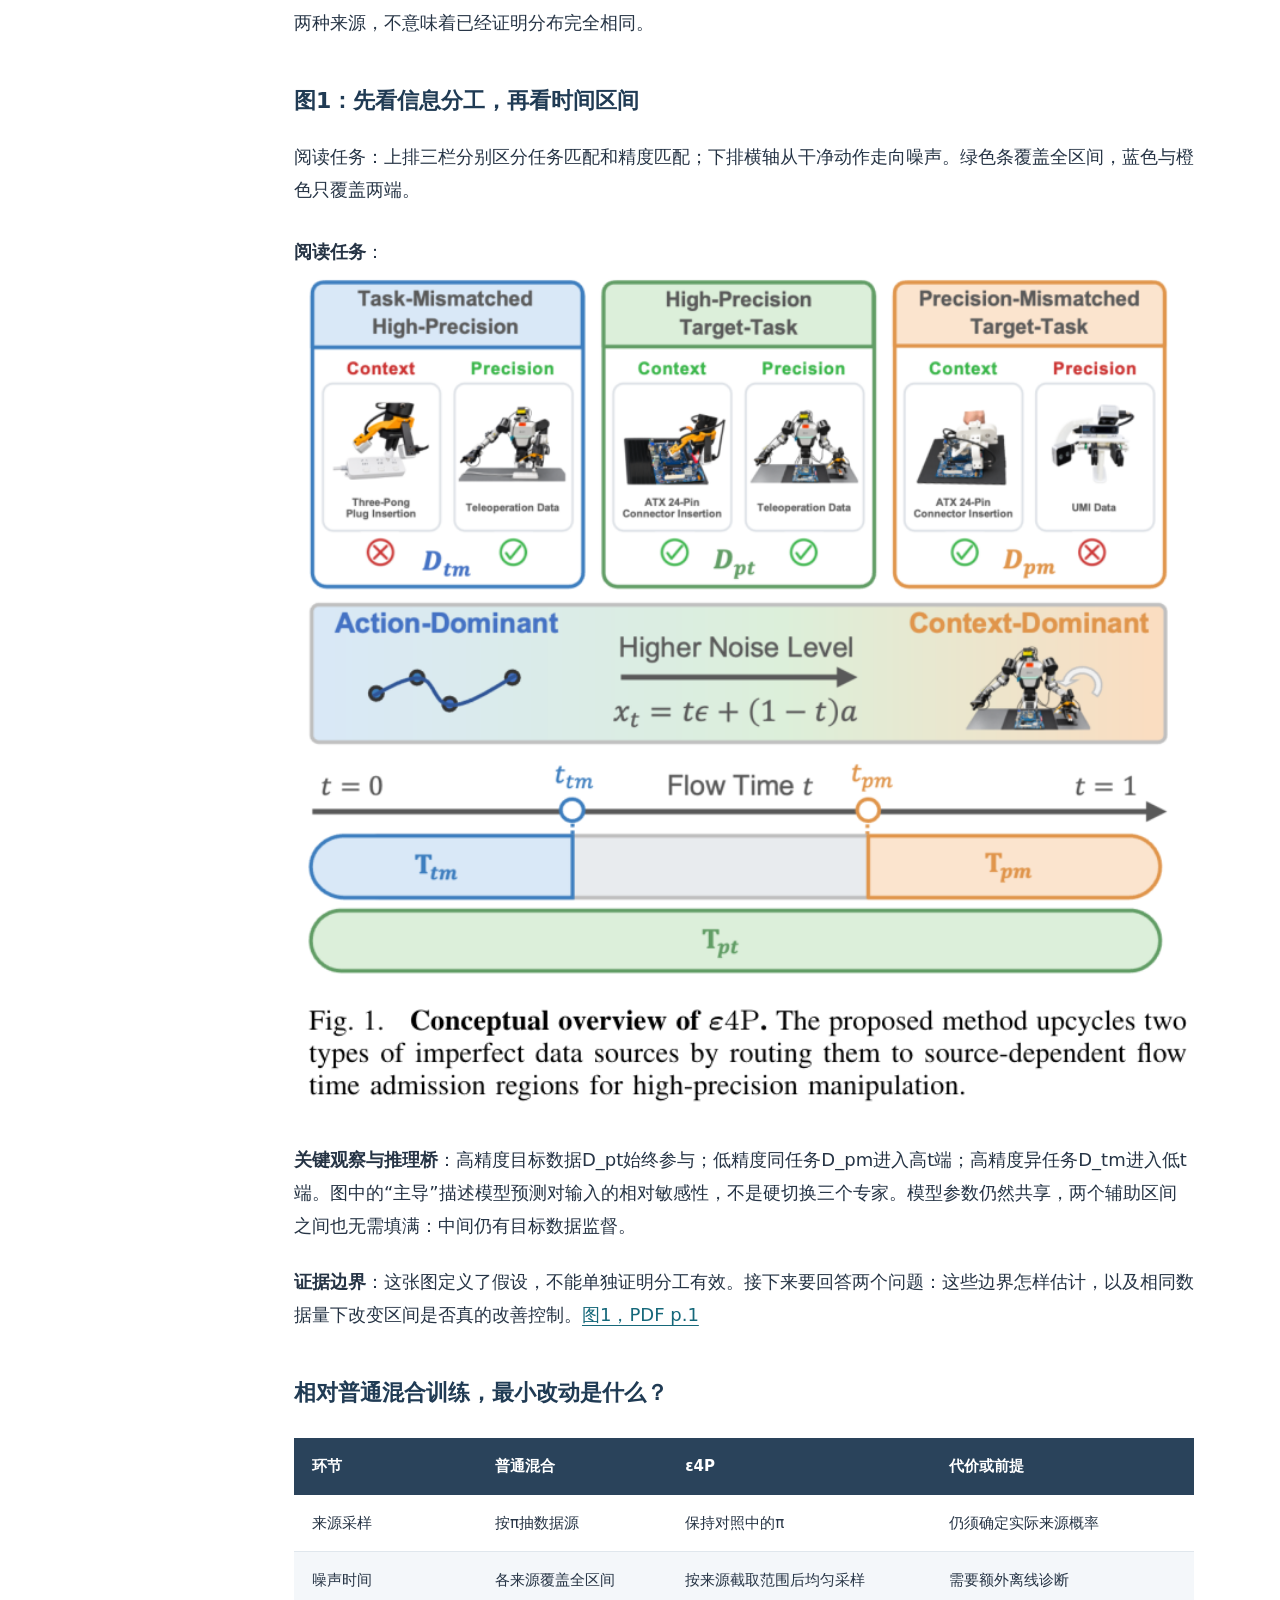
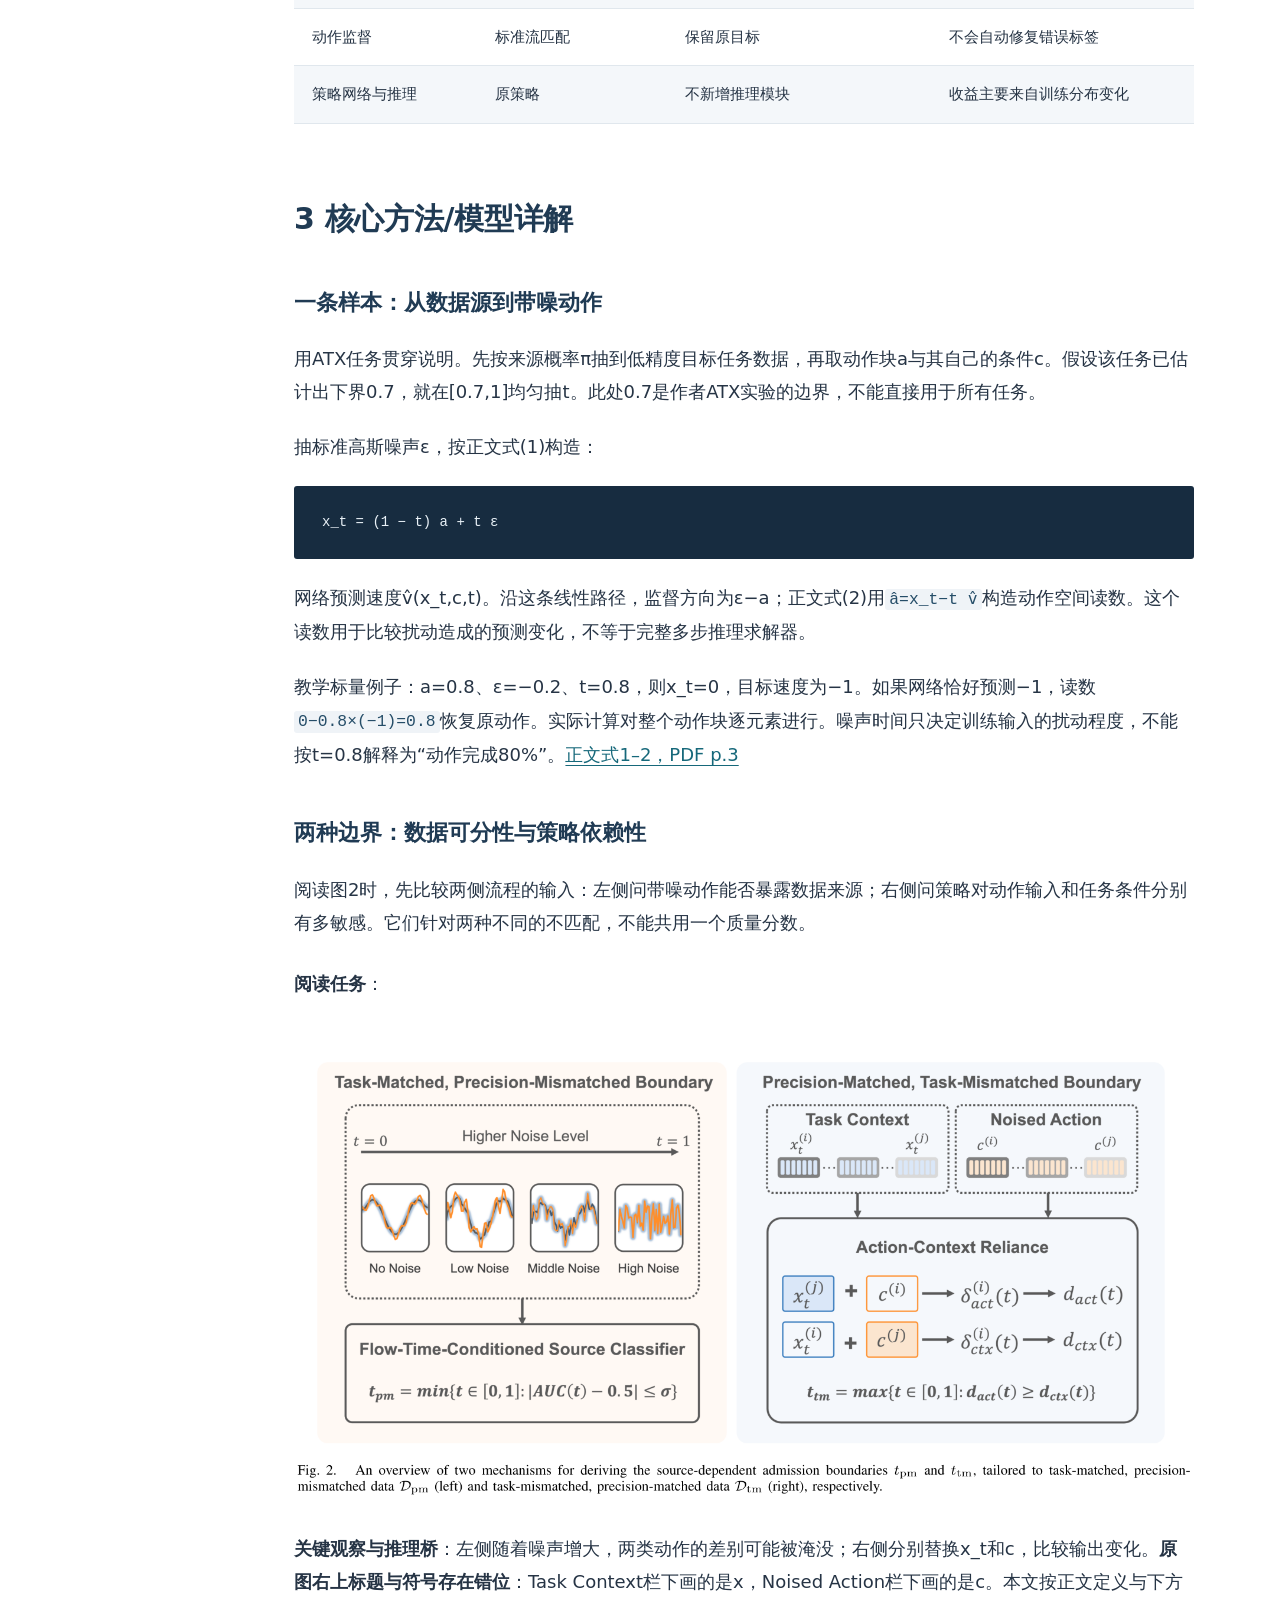
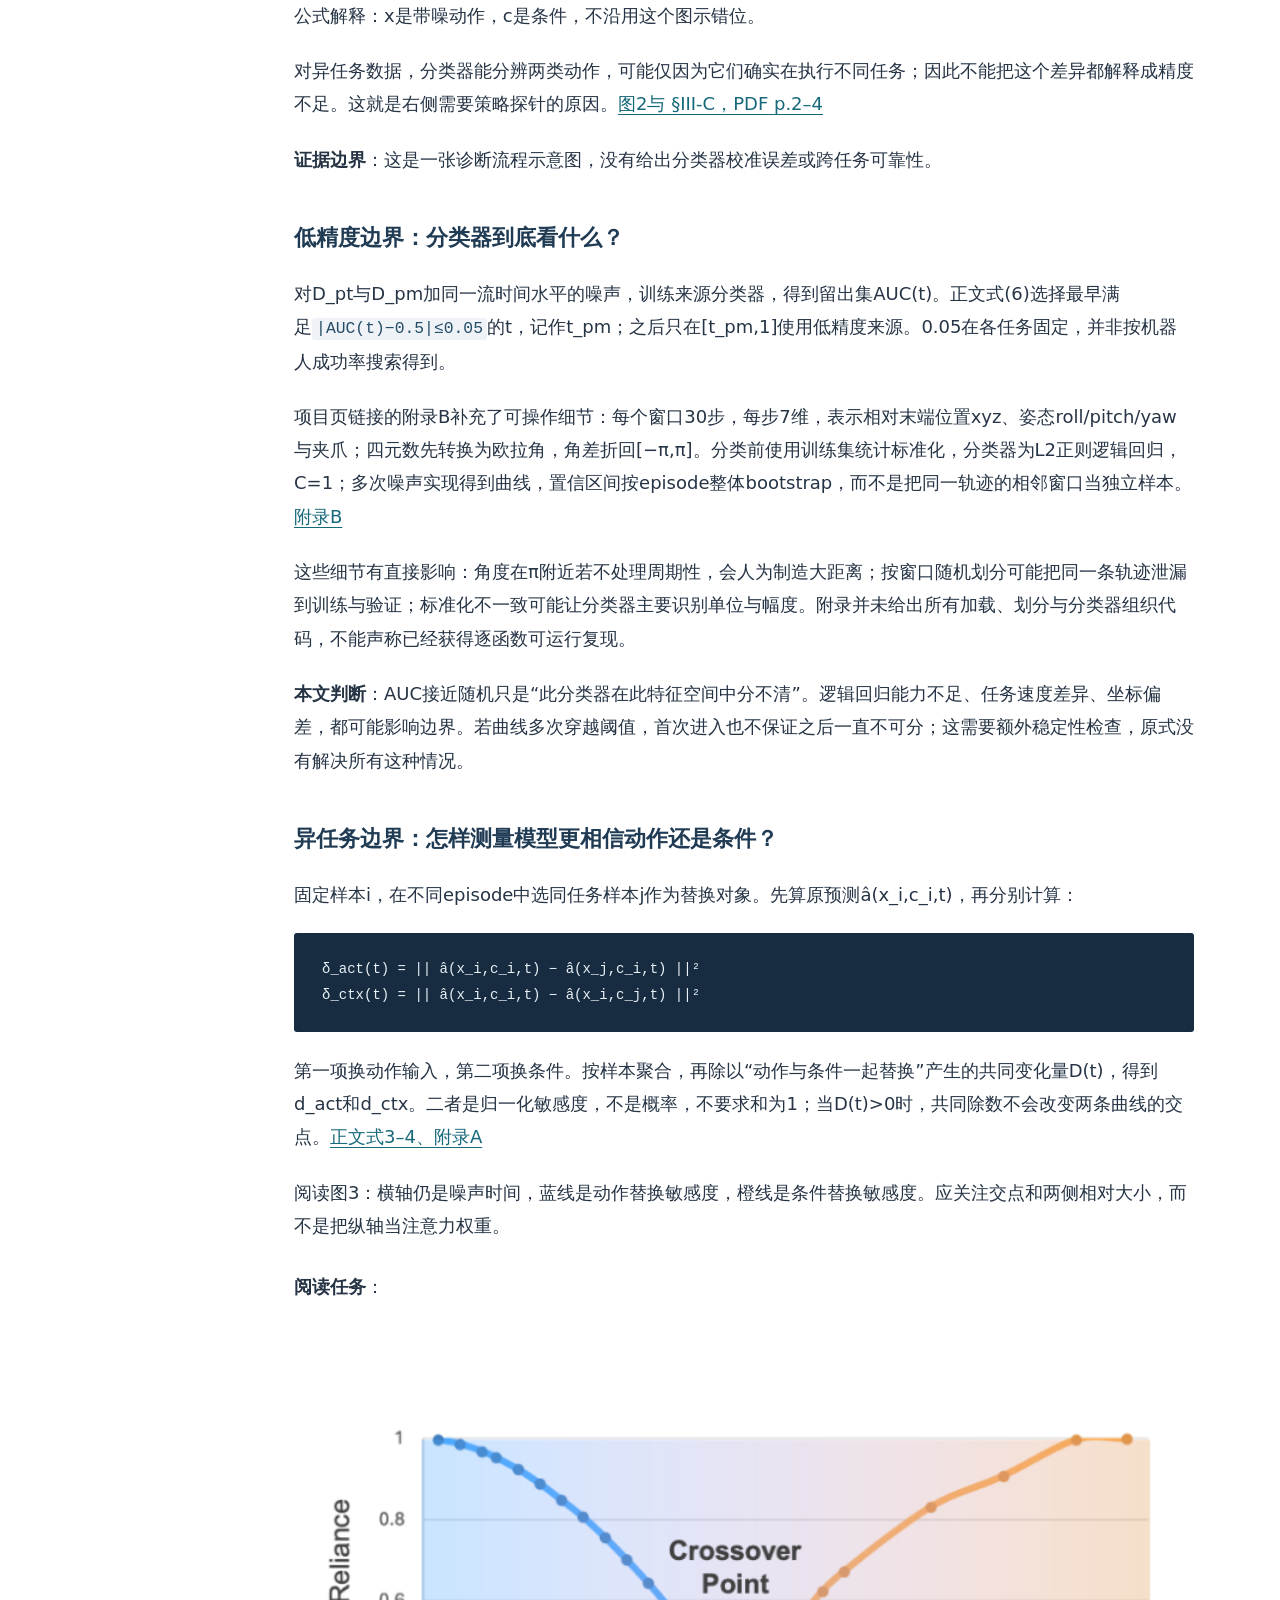
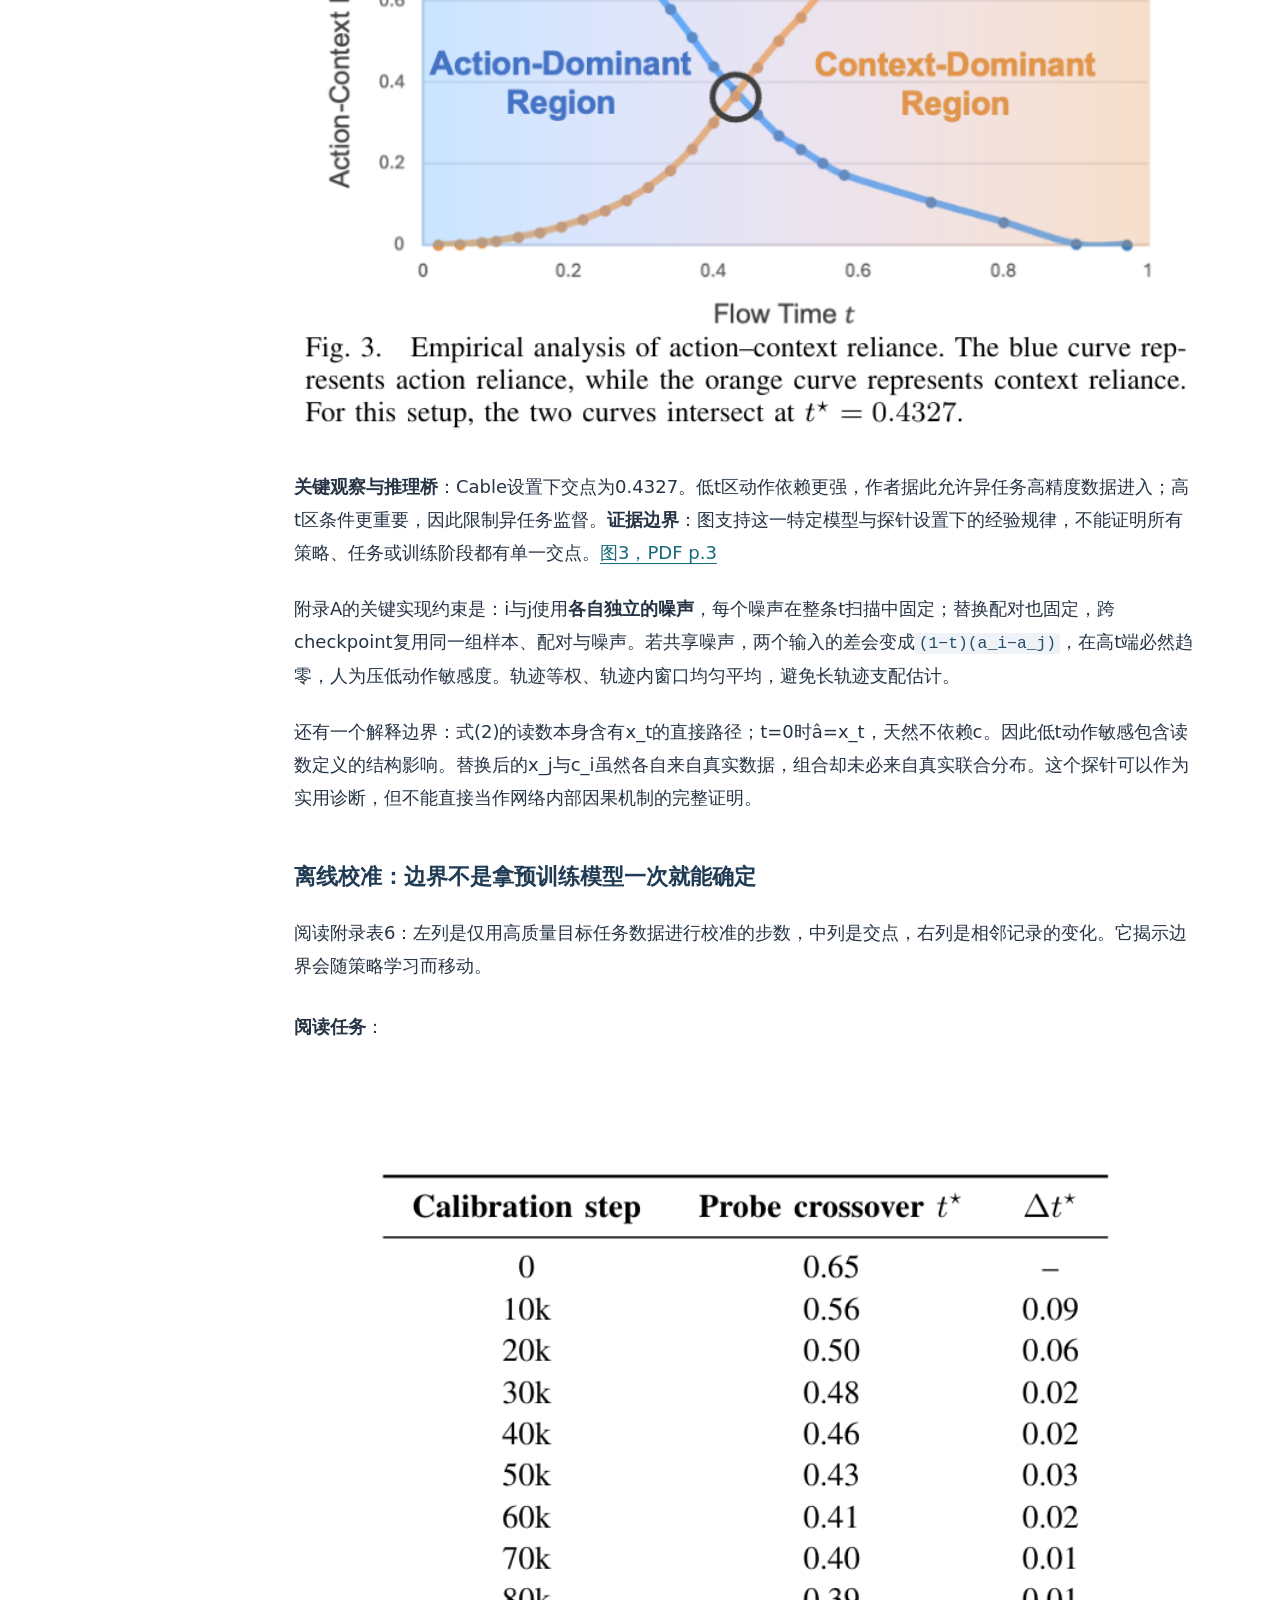
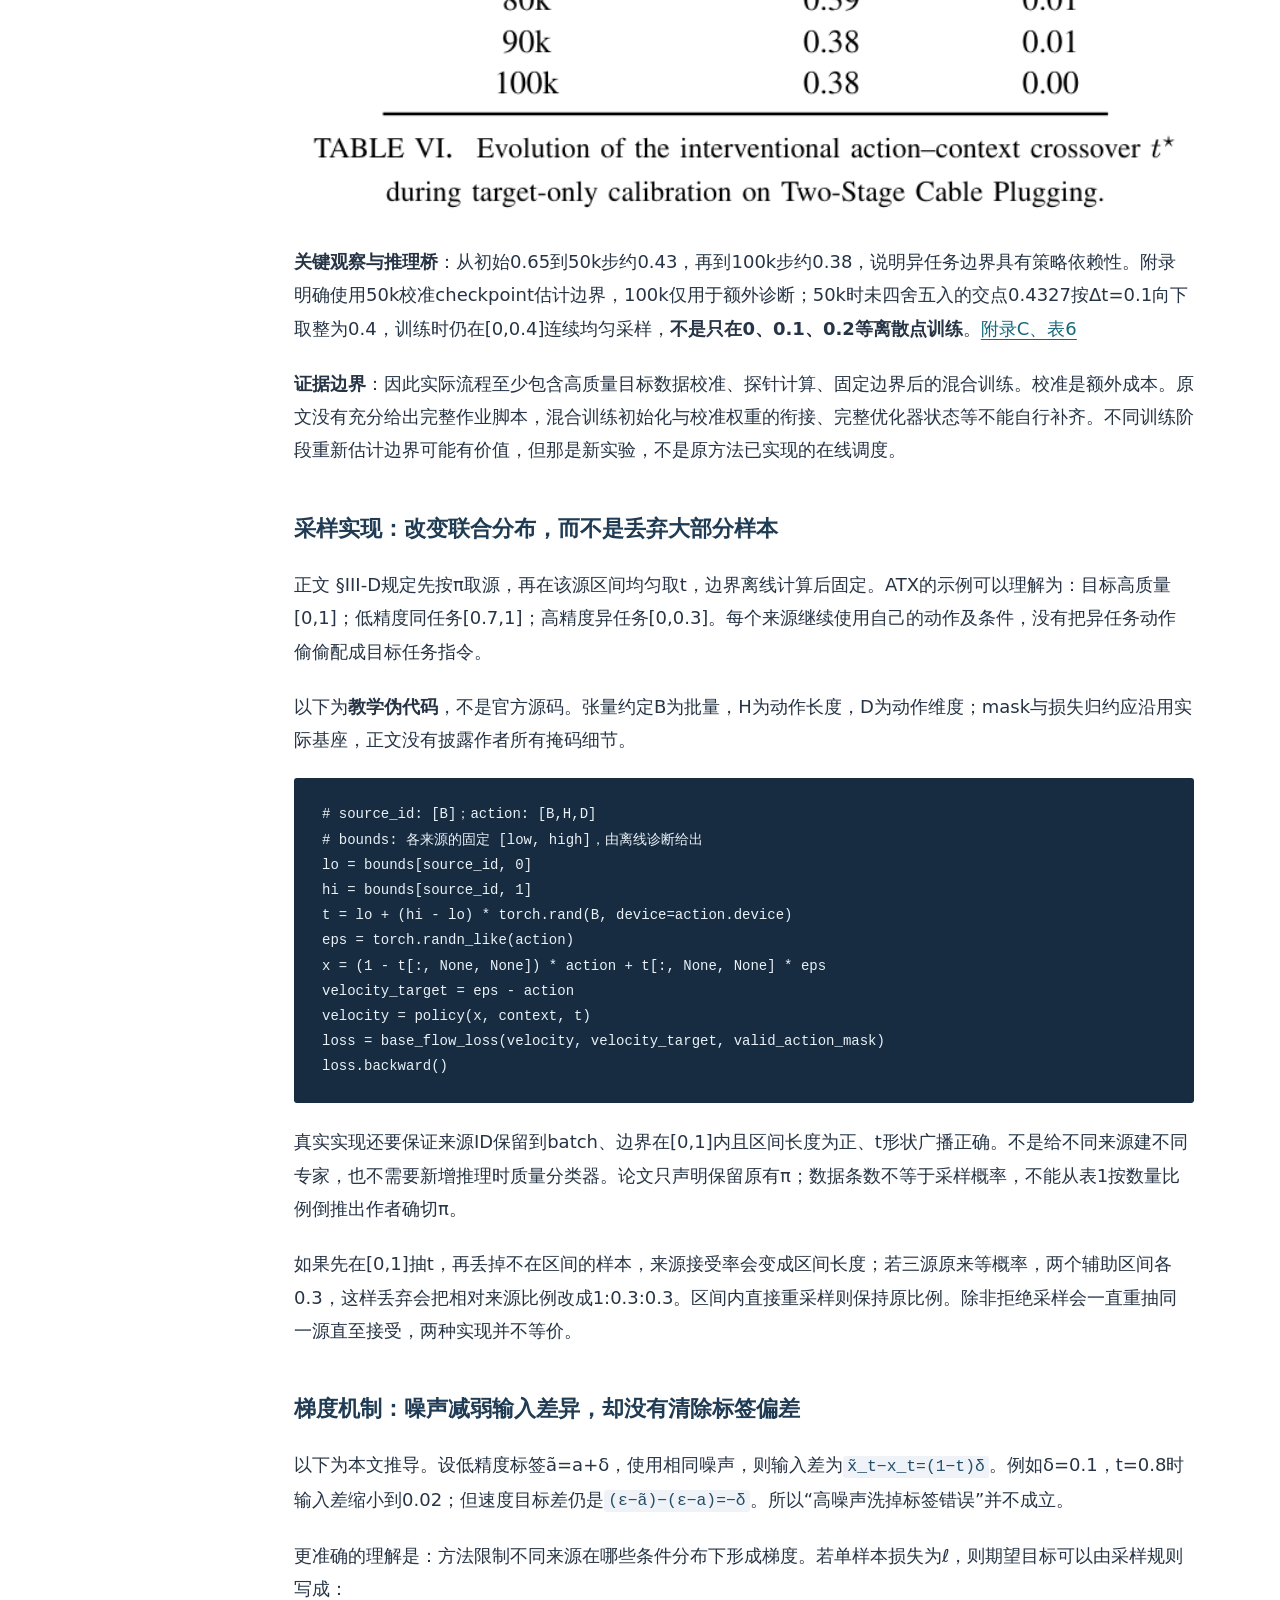
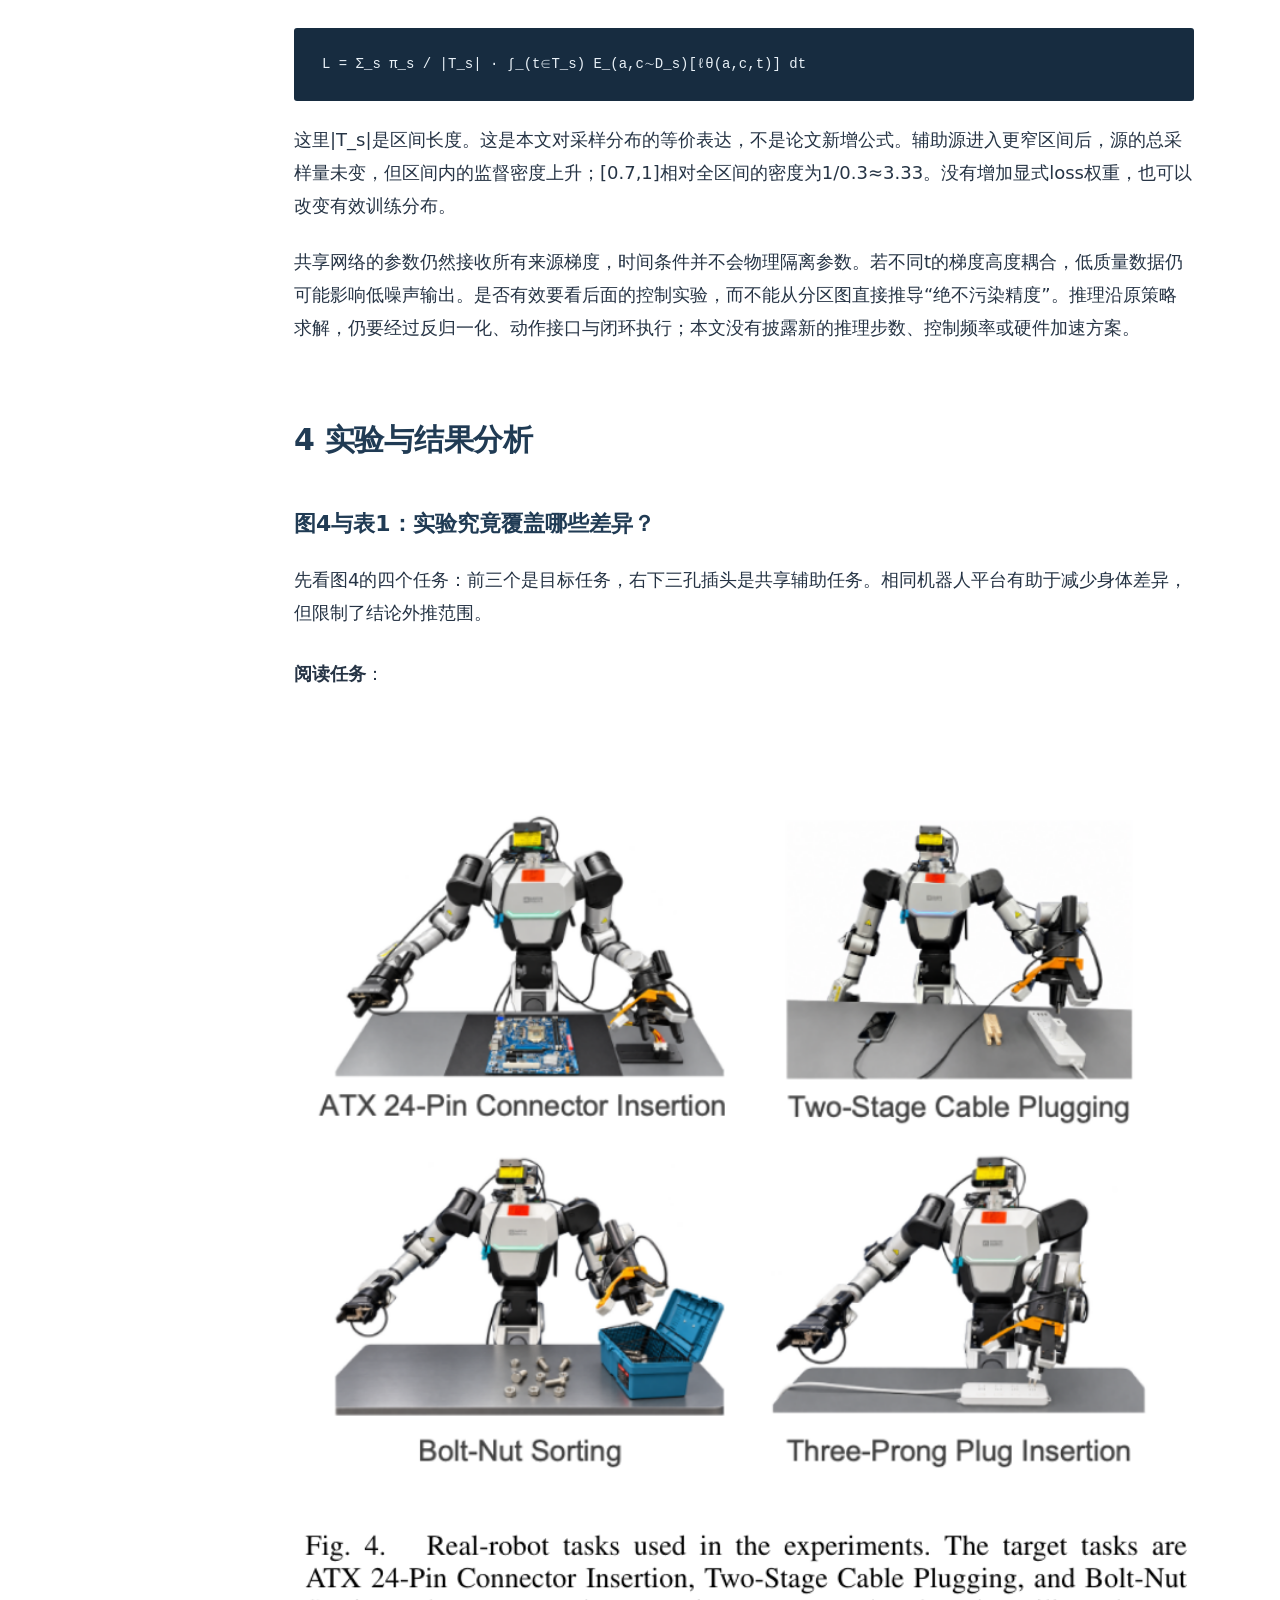
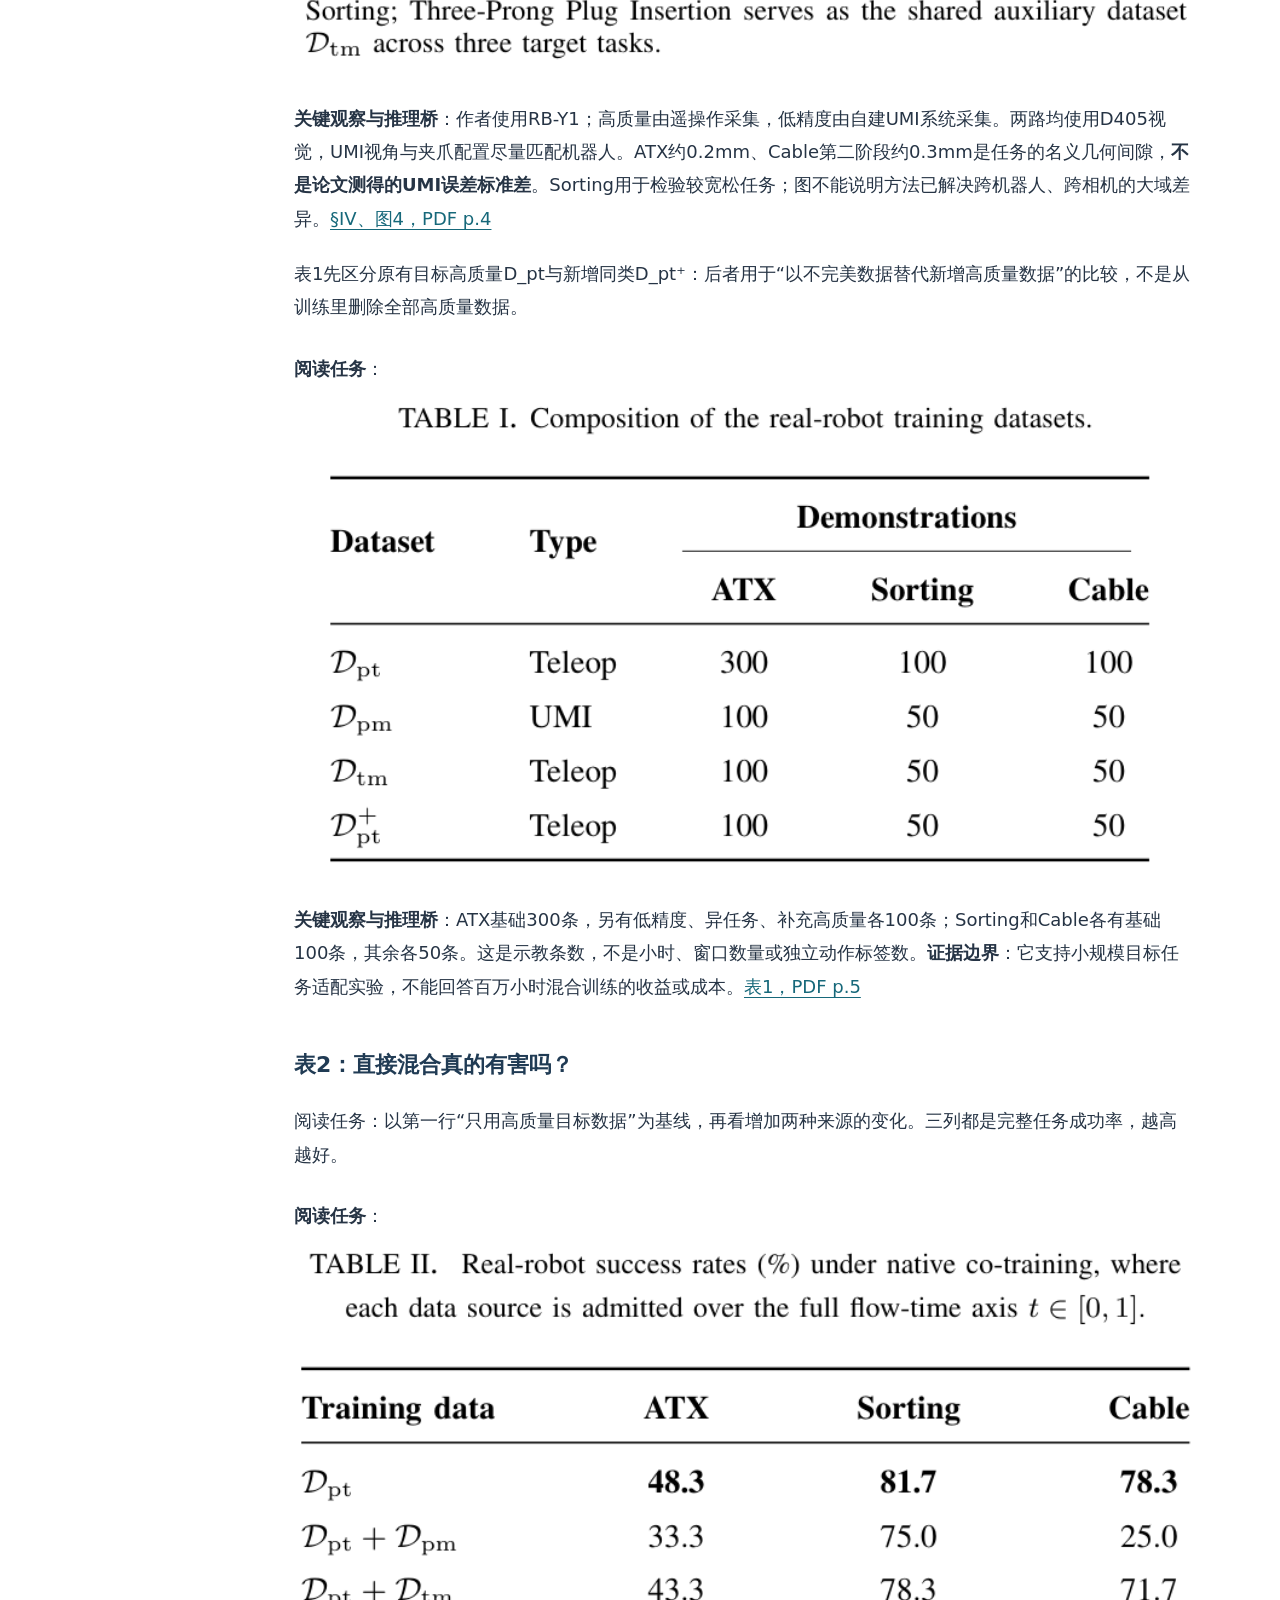
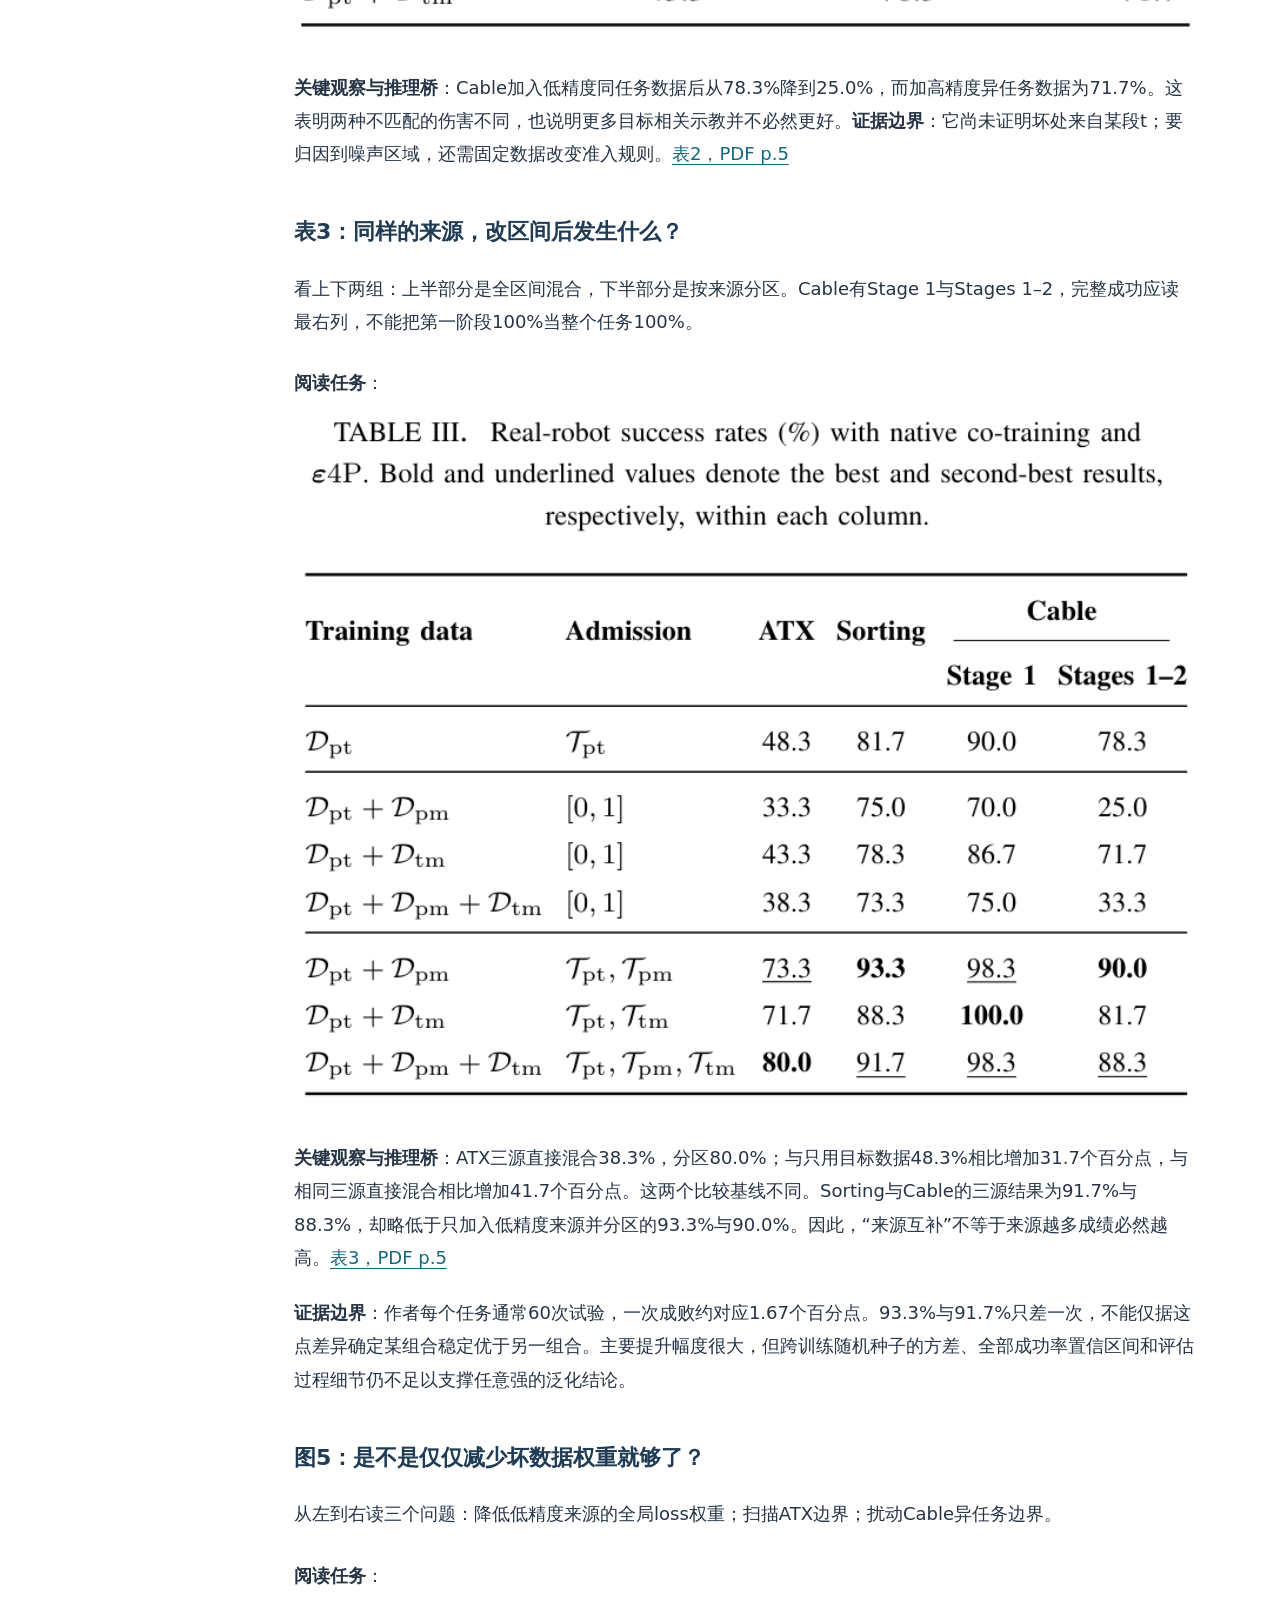
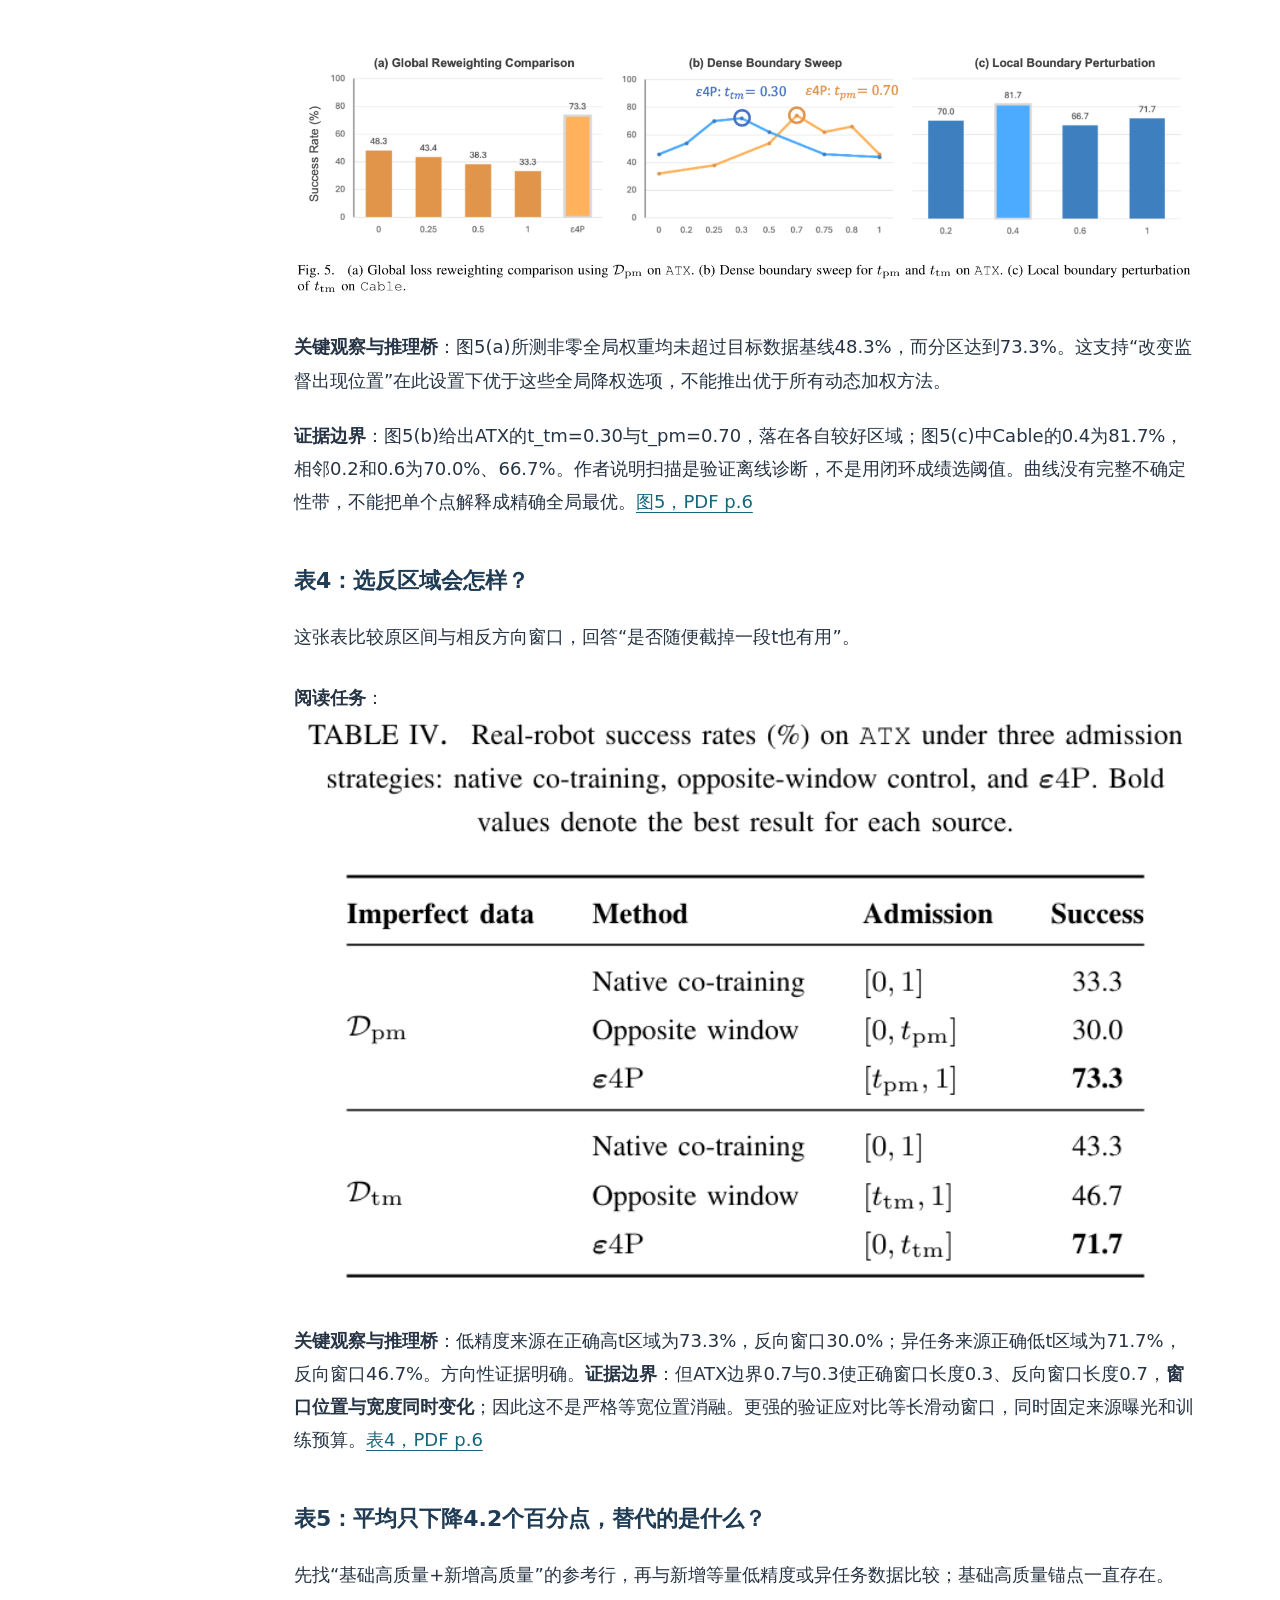
<file: notes/epsilon4p/index.html>
<!DOCTYPE html>

<html lang="zh-CN"><head><meta charset="utf-8"/><meta content="width=device-width,initial-scale=1" name="viewport"/><meta content="ε4P 中文深读：不同精度与任务来源如何按流时间混合训练，拆解分类器、敏感度探针、梯度与实验边界。" name="description"/><title>ε4P 深读 · 观行</title><style>*{box-sizing:border-box}html{scroll-behavior:smooth;scroll-padding-top:24px}body{margin:0;background:#f5f2eb;color:#23323b;font:17px/1.85 system-ui,-apple-system,"Noto Sans CJK SC",sans-serif}aside{position:fixed;width:235px;inset:0 auto 0 0;padding:40px 22px;background:#183d43;color:white;overflow:auto}aside b{font-size:24px}aside small{display:block;color:#bad1cf;margin:12px 0 30px}aside a{display:block;color:#d5e5e2;text-decoration:none;font-size:14px;margin:16px 0}main{max-width:1090px;margin-left:235px;padding:54px 65px 100px}h1{font-size:42px;line-height:1.3;letter-spacing:-1px;margin:0 0 24px}h2{font-size:29px;border-top:2px solid #b7c8c1;padding-top:36px;margin-top:62px;color:#174e50}h3{font-size:22px;margin-top:36px;line-height:1.5}p{margin:18px 0}a{color:#166b76;text-underline-offset:3px}strong{color:#174e50}blockquote{margin:28px 0;padding:12px 24px;border-left:5px solid #bb7a35;background:#f0e7d6}img{max-width:100%;height:auto;display:block;border:1px solid #ddd9cd;border-radius:8px;cursor:zoom-in;margin:24px auto;background:white}table{width:100%;border-collapse:collapse;font-size:15px;display:block;overflow:auto;margin:25px 0}th,td{border-bottom:1px solid #d8ded8;text-align:left;padding:12px;min-width:150px;vertical-align:top}th{background:#e0e9e3}pre{white-space:pre-wrap;overflow-wrap:anywhere;background:#183d43;color:#ecf5ef;padding:25px;border-radius:10px;font-size:14px}li{margin:10px 0}dialog{border:0;padding:10px;width:96vw;max-width:1600px;background:white}dialog::backdrop{background:#000b}dialog img{max-height:88vh;width:auto;border:0;margin:auto;cursor:zoom-out}dialog button{float:right;padding:8px 15px}footer{border-top:1px solid #ccc;margin-top:50px;font-size:13px;color:#666}@media(max-width:950px){aside{position:static;width:auto;padding:20px}aside small{margin:5px 0}aside a{display:inline-block;margin:5px 14px 5px 0}main{margin:0;padding:30px 24px}h1{font-size:32px}h2{font-size:25px}}@media print{aside,dialog{display:none}main{margin:0;padding:0;max-width:none}h2,h3{break-after:avoid}img{max-height:70vh;object-fit:contain}body{font-size:11pt;background:white}}
/* Balanced reading layout */
body{padding-left:248px;background:#f5f3ed}
aside{width:248px;padding:32px 24px;background:#203f36;border-right:1px solid #dce2d8}
aside b{letter-spacing:1px}aside small{line-height:1.8;margin-bottom:28px}
aside a{padding:10px 12px;margin:5px -12px;border-radius:6px;line-height:1.6;transition:background .15s}
aside a:hover,aside a:focus-visible{background:#ffffff14;color:#fff}
aside .home-link{font-size:12px;margin-bottom:32px;color:#c7d6c7}
main{width:100%;max-width:1240px;margin:0 auto;padding:64px clamp(28px,4vw,72px) 100px}
main>h1{max-width:1000px;margin:0 auto 28px;font-size:clamp(32px,2.8vw,46px);line-height:1.45;letter-spacing:-.8px}
main>p,main>h2,main>h3,main>ul,main>ol,main>pre,main>blockquote,main>footer{max-width:880px;margin-left:auto;margin-right:auto}
main>p{margin-top:22px;margin-bottom:22px;line-height:1.95;overflow-wrap:anywhere}
main>h1+p{font-size:13px;color:#718075;max-width:1000px;line-height:1.9}
main>h2{padding-top:38px;margin-top:76px;margin-bottom:30px;font-size:30px;border-top:1px solid #aebdaf}
main>h3{margin-top:42px;margin-bottom:22px;font-size:23px;line-height:1.6}
main>blockquote{margin-top:32px;margin-bottom:40px;padding:14px 26px;border-left:4px solid #ba7748;border-radius:0 8px 8px 0}
main>p:has(>img){max-width:1100px;margin:30px auto 34px;padding:12px;background:#fff;border:1px solid #e1e3db;border-radius:12px;box-shadow:0 6px 22px #293e2c08}
main img{width:100%;margin:0;border:0;border-radius:5px}
main>table{max-width:1100px;margin:30px auto 36px;background:#fff;border:1px solid #dce2d8;border-radius:8px;font-size:15px;line-height:1.8}
th,td{padding:16px 18px;min-width:155px}th{background:#e7ede4}
main>pre{line-height:1.85;padding:26px 30px;background:#203f36}
main>footer{line-height:1.9;padding-top:24px}
a:focus-visible,button:focus-visible{outline:2px solid #bd7a4a;outline-offset:4px}
dialog{max-width:1700px;border-radius:10px}dialog img{max-width:100%;object-fit:contain}
@media(min-width:1700px){body{font-size:18px}main{padding-top:76px}}
@media(max-width:1100px) and (min-width:951px){body{padding-left:216px}aside{width:216px;padding:30px 20px}main{padding-left:30px;padding-right:30px}}
@media(max-width:950px){body{padding-left:0}aside{position:relative;width:100%;padding:22px 24px;border:0}aside .home-link{display:inline-block;margin:0 0 14px;padding:0}aside b{display:block;font-size:21px}aside small{margin:8px 0 14px;font-size:12px}aside>a:not(.home-link){display:inline-block;font-size:12px;margin:3px 5px 3px 0;padding:7px 10px;background:#ffffff0d}main{margin:auto;padding:38px 26px 70px}main>h1{font-size:34px}main>h2{font-size:27px;margin-top:55px}}
@media(max-width:520px){body{font-size:16px}main{padding:30px 20px 60px}main>h1{font-size:29px;line-height:1.5}main>h2{font-size:25px}main>h3{font-size:21px}main>p{line-height:1.9}main>p:has(>img){padding:4px;margin:24px auto;border-radius:7px}main>blockquote{padding:10px 18px}main>pre{font-size:12px;padding:20px 16px}th,td{padding:12px;font-size:13px}aside{padding:20px}aside>a:not(.home-link){font-size:11px}}
@media print{body{padding:0}main{max-width:none;padding:0}main>p:has(>img){box-shadow:none;break-inside:avoid}main>h2,main>h3{break-after:avoid}}
@media(prefers-reduced-motion:reduce){html{scroll-behavior:auto}aside a{transition:none}}
main>h1{text-wrap:balance}main>p{text-wrap:pretty}
main>h1{font-size:clamp(30px,2.7vw,44px)}main>h4{max-width:880px;margin:30px auto 12px;font-size:20px}main>table{font-size:14px}main img{height:auto}dialog img{max-height:84vh;object-fit:contain}dialog .full-image{display:block;text-align:center;padding:8px;font-size:13px}main .ltx{font-size:14px}
</style><link href="../reading.css?v=204d029a8945" rel="stylesheet"/></head><body><aside><a class="home-link" href="../../">← 返回观行主页</a><b>ε4P</b><small>来源 × 噪声 × 精度 · 实现深读</small><a href="#s1">1 核心思想一句话总结</a><a href="#s2">2 论文背景与动机</a><a href="#s3">3 核心方法/模型详解</a><a href="#s4">4 实验与结果分析</a><a href="#s5">5 论文的贡献与影响</a><a href="#s6">6 结论</a></aside><main><h1>ε4P 深读：混合数据，分区监督</h1>
<p>Imperfection for Precision: Upcycling Imperfect Data for High-Precision Robotic Manipulation · Hao Wei 等 · arXiv:2609.26672v1 · 2026-09-22 · 中文深读</p>
<blockquote>
<p><strong>先看重点</strong>：ε4P把数据混合从“每种来源占多少”扩展为“每种来源在哪些噪声水平提供监督”。低精度同任务数据保留任务信息，高精度异任务数据提供动作监督；高质量目标数据贯穿全区间。关键是采样分布、边界诊断和有效性证据，而不是新动作网络。</p>
</blockquote><blockquote><strong>实现深读 · 从样本到训练，再到执行</strong><br/><a href="#m7">低精度边界：分类器到底看什么？</a><br/><a href="#m8">异任务边界：怎样测量模型更相信动作还是条件？</a><br/><a href="#m10">采样实现：改变联合分布，而不是丢弃大部分样本</a><br/><a href="#m11">梯度机制：噪声减弱输入差异，却没有清除标签偏差</a></blockquote>
<h2 id="s1">1 核心思想一句话总结</h2>
<p>按噪声区域分配不同来源的监督，用真实机器人对照检验低精度数据的价值。</p>
<h2 id="s2">2 论文背景与动机</h2>
<h3 id="m1">真正的困难：正确任务与精确动作，不一定来自同一批数据</h3>
<p>设目标是把ATX电源接头插进主板。昂贵的机器人遥操作示教既知道插在哪里，又提供较精确的动作；便携采集可能覆盖同一目标，却在轨迹恢复或执行细节上不够准确；另一项插头任务的遥操作动作很精确，但目标位置、物体和任务指令不同。直接把三类数据混在一起，会同时引入有用经验和不匹配监督。</p>
<p>这里讨论的是<strong>动作示教精度</strong>，不是FP16、BF16等数值计算精度。“低精度”也不是“失败轨迹”的同义词：任务可以完成，但示教动作与机器人精细控制所需的分布仍有差异。作者试图保留每类数据可靠的部分，降低不可靠部分对目标策略的影响。<a href="https://arxiv.org/html/2609.26672v1">正文 §I、III-A</a></p>
<h3 id="m2">必要概念与术语</h3>
<p><strong>VLA</strong>是根据图像、语言和机器人自身状态生成动作的模型。本文以预训练π₀.₅为基础策略，在机器人任务上训练；不能将这里数百条示教的结果解释成通用预训练缩放规律。</p>
<p><strong>动作块（action chunk）</strong>是一段未来动作序列，记作a，形状为H×d；H是步数，d是每步动作维数。<strong>条件c</strong>包含视觉、任务指令和本体状态。本体状态指机器人自身姿态等观测。</p>
<p><strong>流匹配</strong>让网络学习从噪声到动作的变化方向。<strong>流时间t</strong>控制噪声程度，本文t=0为干净动作、t=1为纯噪声；它既不是示教帧号，也不是训练进行了多少步。</p>
<p><strong>准入区间</strong>是某个数据源允许采样t的范围。<strong>AUC</strong>衡量分类器对正负样本的排序能力；在这里接近0.5表示难以区分两种来源，不意味着已经证明分布完全相同。</p>
<h3 id="m3">图1：先看信息分工，再看时间区间</h3>
<p>阅读任务：上排三栏分别区分任务匹配和精度匹配；下排横轴从干净动作走向噪声。绿色条覆盖全区间，蓝色与橙色只覆盖两端。</p>
<p><strong>阅读任务</strong>：<img alt="图1：三类来源及其流时间准入区域" loading="lazy" src="assets/figure-1.png" tabindex="0" title="点击放大；Esc 关闭"/></p>
<p><strong>关键观察与推理桥</strong>：高精度目标数据D_pt始终参与；低精度同任务D_pm进入高t端；高精度异任务D_tm进入低t端。图中的“主导”描述模型预测对输入的相对敏感性，不是硬切换三个专家。模型参数仍然共享，两个辅助区间之间也无需填满：中间仍有目标数据监督。</p>
<p><strong>证据边界</strong>：这张图定义了假设，不能单独证明分工有效。接下来要回答两个问题：这些边界怎样估计，以及相同数据量下改变区间是否真的改善控制。<a href="https://arxiv.org/pdf/2609.26672v1#page=1">图1，PDF p.1</a></p>
<h3 id="m4">相对普通混合训练，最小改动是什么？</h3>
<div aria-label="数据表格，可横向滚动" class="table-scroll" role="region" tabindex="0"><table>
<thead>
<tr>
<th>环节</th>
<th>普通混合</th>
<th>ε4P</th>
<th>代价或前提</th>
</tr>
</thead>
<tbody>
<tr>
<td>来源采样</td>
<td>按π抽数据源</td>
<td>保持对照中的π</td>
<td>仍须确定实际来源概率</td>
</tr>
<tr>
<td>噪声时间</td>
<td>各来源覆盖全区间</td>
<td>按来源截取范围后均匀采样</td>
<td>需要额外离线诊断</td>
</tr>
<tr>
<td>动作监督</td>
<td>标准流匹配</td>
<td>保留原目标</td>
<td>不会自动修复错误标签</td>
</tr>
<tr>
<td>策略网络与推理</td>
<td>原策略</td>
<td>不新增推理模块</td>
<td>收益主要来自训练分布变化</td>
</tr>
</tbody>
</table></div>
<h2 id="s3">3 核心方法/模型详解</h2>
<h3 id="m5">一条样本：从数据源到带噪动作</h3>
<p>用ATX任务贯穿说明。先按来源概率π抽到低精度目标任务数据，再取动作块a与其自己的条件c。假设该任务已估计出下界0.7，就在[0.7,1]均匀抽t。此处0.7是作者ATX实验的边界，不能直接用于所有任务。</p>
<p>抽标准高斯噪声ε，按正文式(1)构造：</p>
<pre><code class="language-text">x_t = (1 − t) a + t ε
</code></pre>
<p>网络预测速度v̂(x_t,c,t)。沿这条线性路径，监督方向为ε−a；正文式(2)用<code>â=x_t−t v̂</code>构造动作空间读数。这个读数用于比较扰动造成的预测变化，不等于完整多步推理求解器。</p>
<p>教学标量例子：a=0.8、ε=−0.2、t=0.8，则x_t=0，目标速度为−1。如果网络恰好预测−1，读数<code>0−0.8×(−1)=0.8</code>恢复原动作。实际计算对整个动作块逐元素进行。噪声时间只决定训练输入的扰动程度，不能按t=0.8解释为“动作完成80%”。<a href="https://arxiv.org/pdf/2609.26672v1#page=3">正文式1–2，PDF p.3</a></p>
<h3 id="m6">两种边界：数据可分性与策略依赖性</h3>
<p>阅读图2时，先比较两侧流程的输入：左侧问带噪动作能否暴露数据来源；右侧问策略对动作输入和任务条件分别有多敏感。它们针对两种不同的不匹配，不能共用一个质量分数。</p>
<p><strong>阅读任务</strong>：<img alt="图2：来源分类与动作条件扰动两种边界估计" loading="lazy" src="assets/figure-2.png" tabindex="0" title="点击放大；Esc 关闭"/></p>
<p><strong>关键观察与推理桥</strong>：左侧随着噪声增大，两类动作的差别可能被淹没；右侧分别替换x_t和c，比较输出变化。<strong>原图右上标题与符号存在错位</strong>：Task Context栏下画的是x，Noised Action栏下画的是c。本文按正文定义与下方公式解释：x是带噪动作，c是条件，不沿用这个图示错位。</p>
<p>对异任务数据，分类器能分辨两类动作，可能仅因为它们确实在执行不同任务；因此不能把这个差异都解释成精度不足。这就是右侧需要策略探针的原因。<a href="https://arxiv.org/pdf/2609.26672v1#page=2">图2与 §III-C，PDF p.2–4</a></p>
<p><strong>证据边界</strong>：这是一张诊断流程示意图，没有给出分类器校准误差或跨任务可靠性。</p>
<h3 id="m7">低精度边界：分类器到底看什么？</h3>
<p>对D_pt与D_pm加同一流时间水平的噪声，训练来源分类器，得到留出集AUC(t)。正文式(6)选择最早满足<code>|AUC(t)−0.5|≤0.05</code>的t，记作t_pm；之后只在[t_pm,1]使用低精度来源。0.05在各任务固定，并非按机器人成功率搜索得到。</p>
<p>项目页链接的附录B补充了可操作细节：每个窗口30步，每步7维，表示相对末端位置xyz、姿态roll/pitch/yaw与夹爪；四元数先转换为欧拉角，角差折回[−π,π]。分类前使用训练集统计标准化，分类器为L2正则逻辑回归，C=1；多次噪声实现得到曲线，置信区间按episode整体bootstrap，而不是把同一轨迹的相邻窗口当独立样本。<a href="https://varepsilon4p.github.io/appendix.pdf">附录B</a></p>
<p>这些细节有直接影响：角度在π附近若不处理周期性，会人为制造大距离；按窗口随机划分可能把同一条轨迹泄漏到训练与验证；标准化不一致可能让分类器主要识别单位与幅度。附录并未给出所有加载、划分与分类器组织代码，不能声称已经获得逐函数可运行复现。</p>
<p><strong>本文判断</strong>：AUC接近随机只是“此分类器在此特征空间中分不清”。逻辑回归能力不足、任务速度差异、坐标偏差，都可能影响边界。若曲线多次穿越阈值，首次进入也不保证之后一直不可分；这需要额外稳定性检查，原式没有解决所有这种情况。</p>
<h3 id="m8">异任务边界：怎样测量模型更相信动作还是条件？</h3>
<p>固定样本i，在不同episode中选同任务样本j作为替换对象。先算原预测â(x_i,c_i,t)，再分别计算：</p>
<pre><code class="language-text">δ_act(t) = || â(x_i,c_i,t) − â(x_j,c_i,t) ||²
δ_ctx(t) = || â(x_i,c_i,t) − â(x_i,c_j,t) ||²
</code></pre>
<p>第一项换动作输入，第二项换条件。按样本聚合，再除以“动作与条件一起替换”产生的共同变化量D(t)，得到d_act和d_ctx。二者是归一化敏感度，不是概率，不要求和为1；当D(t)&gt;0时，共同除数不会改变两条曲线的交点。<a href="https://varepsilon4p.github.io/appendix.pdf">正文式3–4、附录A</a></p>
<p>阅读图3：横轴仍是噪声时间，蓝线是动作替换敏感度，橙线是条件替换敏感度。应关注交点和两侧相对大小，而不是把纵轴当注意力权重。</p>
<p><strong>阅读任务</strong>：<img alt="图3：动作与条件敏感度交点" loading="lazy" src="assets/figure-3.png" tabindex="0" title="点击放大；Esc 关闭"/></p>
<p><strong>关键观察与推理桥</strong>：Cable设置下交点为0.4327。低t区动作依赖更强，作者据此允许异任务高精度数据进入；高t区条件更重要，因此限制异任务监督。<strong>证据边界</strong>：图支持这一特定模型与探针设置下的经验规律，不能证明所有策略、任务或训练阶段都有单一交点。<a href="https://arxiv.org/pdf/2609.26672v1#page=3">图3，PDF p.3</a></p>
<p>附录A的关键实现约束是：i与j使用<strong>各自独立的噪声</strong>，每个噪声在整条t扫描中固定；替换配对也固定，跨checkpoint复用同一组样本、配对与噪声。若共享噪声，两个输入的差会变成<code>(1−t)(a_i−a_j)</code>，在高t端必然趋零，人为压低动作敏感度。轨迹等权、轨迹内窗口均匀平均，避免长轨迹支配估计。</p>
<p>还有一个解释边界：式(2)的读数本身含有x_t的直接路径；t=0时â=x_t，天然不依赖c。因此低t动作敏感包含读数定义的结构影响。替换后的x_j与c_i虽然各自来自真实数据，组合却未必来自真实联合分布。这个探针可以作为实用诊断，但不能直接当作网络内部因果机制的完整证明。</p>
<h3 id="m9">离线校准：边界不是拿预训练模型一次就能确定</h3>
<p>阅读附录表6：左列是仅用高质量目标任务数据进行校准的步数，中列是交点，右列是相邻记录的变化。它揭示边界会随策略学习而移动。</p>
<p><strong>阅读任务</strong>：<img alt="表6：目标任务校准过程中交点变化" loading="lazy" src="assets/table-6.png" tabindex="0" title="点击放大；Esc 关闭"/></p>
<p><strong>关键观察与推理桥</strong>：从初始0.65到50k步约0.43，再到100k步约0.38，说明异任务边界具有策略依赖性。附录明确使用50k校准checkpoint估计边界，100k仅用于额外诊断；50k时未四舍五入的交点0.4327按Δt=0.1向下取整为0.4，训练时仍在[0,0.4]连续均匀采样，<strong>不是只在0、0.1、0.2等离散点训练</strong>。<a href="https://varepsilon4p.github.io/appendix.pdf">附录C、表6</a></p>
<p><strong>证据边界</strong>：因此实际流程至少包含高质量目标数据校准、探针计算、固定边界后的混合训练。校准是额外成本。原文没有充分给出完整作业脚本，混合训练初始化与校准权重的衔接、完整优化器状态等不能自行补齐。不同训练阶段重新估计边界可能有价值，但那是新实验，不是原方法已实现的在线调度。</p>
<h3 id="m10">采样实现：改变联合分布，而不是丢弃大部分样本</h3>
<p>正文 §III-D规定先按π取源，再在该源区间均匀取t，边界离线计算后固定。ATX的示例可以理解为：目标高质量[0,1]；低精度同任务[0.7,1]；高精度异任务[0,0.3]。每个来源继续使用自己的动作及条件，没有把异任务动作偷偷配成目标任务指令。</p>
<p>以下为<strong>教学伪代码</strong>，不是官方源码。张量约定B为批量，H为动作长度，D为动作维度；mask与损失归约应沿用实际基座，正文没有披露作者所有掩码细节。</p>
<pre><code class="language-python"># source_id: [B]；action: [B,H,D]
# bounds: 各来源的固定 [low, high]，由离线诊断给出
lo = bounds[source_id, 0]
hi = bounds[source_id, 1]
t = lo + (hi - lo) * torch.rand(B, device=action.device)
eps = torch.randn_like(action)
x = (1 - t[:, None, None]) * action + t[:, None, None] * eps
velocity_target = eps - action
velocity = policy(x, context, t)
loss = base_flow_loss(velocity, velocity_target, valid_action_mask)
loss.backward()
</code></pre>
<p>真实实现还要保证来源ID保留到batch、边界在[0,1]内且区间长度为正、t形状广播正确。不是给不同来源建不同专家，也不需要新增推理时质量分类器。论文只声明保留原有π；数据条数不等于采样概率，不能从表1按数量比例倒推出作者确切π。</p>
<p>如果先在[0,1]抽t，再丢掉不在区间的样本，来源接受率会变成区间长度；若三源原来等概率，两个辅助区间各0.3，这样丢弃会把相对来源比例改成1:0.3:0.3。区间内直接重采样则保持原比例。除非拒绝采样会一直重抽同一源直至接受，两种实现并不等价。</p>
<h3 id="m11">梯度机制：噪声减弱输入差异，却没有清除标签偏差</h3>
<p>以下为本文推导。设低精度标签ã=a+δ，使用相同噪声，则输入差为<code>x̃_t−x_t=(1−t)δ</code>。例如δ=0.1，t=0.8时输入差缩小到0.02；但速度目标差仍是<code>(ε−ã)−(ε−a)=−δ</code>。所以“高噪声洗掉标签错误”并不成立。</p>
<p>更准确的理解是：方法限制不同来源在哪些条件分布下形成梯度。若单样本损失为ℓ，则期望目标可以由采样规则写成：</p>
<pre><code class="language-text">L = Σ_s π_s / |T_s| · ∫_(t∈T_s) E_(a,c∼D_s)[ℓθ(a,c,t)] dt
</code></pre>
<p>这里|T_s|是区间长度。这是本文对采样分布的等价表达，不是论文新增公式。辅助源进入更窄区间后，源的总采样量未变，但区间内的监督密度上升；[0.7,1]相对全区间的密度为1/0.3≈3.33。没有增加显式loss权重，也可以改变有效训练分布。</p>
<p>共享网络的参数仍然接收所有来源梯度，时间条件并不会物理隔离参数。若不同t的梯度高度耦合，低质量数据仍可能影响低噪声输出。是否有效要看后面的控制实验，而不能从分区图直接推导“绝不污染精度”。推理沿原策略求解，仍要经过反归一化、动作接口与闭环执行；本文没有披露新的推理步数、控制频率或硬件加速方案。</p>
<h2 id="s4">4 实验与结果分析</h2>
<h3 id="m12">图4与表1：实验究竟覆盖哪些差异？</h3>
<p>先看图4的四个任务：前三个是目标任务，右下三孔插头是共享辅助任务。相同机器人平台有助于减少身体差异，但限制了结论外推范围。</p>
<p><strong>阅读任务</strong>：<img alt="图4：目标任务与异任务辅助数据采集设置" loading="lazy" src="assets/figure-4.png" tabindex="0" title="点击放大；Esc 关闭"/></p>
<p><strong>关键观察与推理桥</strong>：作者使用RB-Y1；高质量由遥操作采集，低精度由自建UMI系统采集。两路均使用D405视觉，UMI视角与夹爪配置尽量匹配机器人。ATX约0.2mm、Cable第二阶段约0.3mm是任务的名义几何间隙，<strong>不是论文测得的UMI误差标准差</strong>。Sorting用于检验较宽松任务；图不能说明方法已解决跨机器人、跨相机的大域差异。<a href="https://arxiv.org/pdf/2609.26672v1#page=4">§IV、图4，PDF p.4</a></p>
<p>表1先区分原有目标高质量D_pt与新增同类D_pt⁺：后者用于“以不完美数据替代新增高质量数据”的比较，不是从训练里删除全部高质量数据。</p>
<p><strong>阅读任务</strong>：<img alt="表1：各任务和各来源的示教数量" loading="lazy" src="assets/table-1.png" tabindex="0" title="点击放大；Esc 关闭"/></p>
<p><strong>关键观察与推理桥</strong>：ATX基础300条，另有低精度、异任务、补充高质量各100条；Sorting和Cable各有基础100条，其余各50条。这是示教条数，不是小时、窗口数量或独立动作标签数。<strong>证据边界</strong>：它支持小规模目标任务适配实验，不能回答百万小时混合训练的收益或成本。<a href="https://arxiv.org/pdf/2609.26672v1#page=5">表1，PDF p.5</a></p>
<h3 id="m13">表2：直接混合真的有害吗？</h3>
<p>阅读任务：以第一行“只用高质量目标数据”为基线，再看增加两种来源的变化。三列都是完整任务成功率，越高越好。</p>
<p><strong>阅读任务</strong>：<img alt="表2：全噪声区间直接混合的成功率" loading="lazy" src="assets/table-2.png" tabindex="0" title="点击放大；Esc 关闭"/></p>
<p><strong>关键观察与推理桥</strong>：Cable加入低精度同任务数据后从78.3%降到25.0%，而加高精度异任务数据为71.7%。这表明两种不匹配的伤害不同，也说明更多目标相关示教并不必然更好。<strong>证据边界</strong>：它尚未证明坏处来自某段t；要归因到噪声区域，还需固定数据改变准入规则。<a href="https://arxiv.org/pdf/2609.26672v1#page=5">表2，PDF p.5</a></p>
<h3 id="m14">表3：同样的来源，改区间后发生什么？</h3>
<p>看上下两组：上半部分是全区间混合，下半部分是按来源分区。Cable有Stage 1与Stages 1–2，完整成功应读最右列，不能把第一阶段100%当整个任务100%。</p>
<p><strong>阅读任务</strong>：<img alt="表3：来源准入与普通混合的主结果" loading="lazy" src="assets/table-3.png" tabindex="0" title="点击放大；Esc 关闭"/></p>
<p><strong>关键观察与推理桥</strong>：ATX三源直接混合38.3%，分区80.0%；与只用目标数据48.3%相比增加31.7个百分点，与相同三源直接混合相比增加41.7个百分点。这两个比较基线不同。Sorting与Cable的三源结果为91.7%与88.3%，却略低于只加入低精度来源并分区的93.3%与90.0%。因此，“来源互补”不等于来源越多成绩必然越高。<a href="https://arxiv.org/pdf/2609.26672v1#page=5">表3，PDF p.5</a></p>
<p><strong>证据边界</strong>：作者每个任务通常60次试验，一次成败约对应1.67个百分点。93.3%与91.7%只差一次，不能仅据这点差异确定某组合稳定优于另一组合。主要提升幅度很大，但跨训练随机种子的方差、全部成功率置信区间和评估过程细节仍不足以支撑任意强的泛化结论。</p>
<h3 id="m15">图5：是不是仅仅减少坏数据权重就够了？</h3>
<p>从左到右读三个问题：降低低精度来源的全局loss权重；扫描ATX边界；扰动Cable异任务边界。</p>
<p><strong>阅读任务</strong>：<img alt="图5：全局降权与边界选择的验证" loading="lazy" src="assets/figure-5.png" tabindex="0" title="点击放大；Esc 关闭"/></p>
<p><strong>关键观察与推理桥</strong>：图5(a)所测非零全局权重均未超过目标数据基线48.3%，而分区达到73.3%。这支持“改变监督出现位置”在此设置下优于这些全局降权选项，不能推出优于所有动态加权方法。</p>
<p><strong>证据边界</strong>：图5(b)给出ATX的t_tm=0.30与t_pm=0.70，落在各自较好区域；图5(c)中Cable的0.4为81.7%，相邻0.2和0.6为70.0%、66.7%。作者说明扫描是验证离线诊断，不是用闭环成绩选阈值。曲线没有完整不确定性带，不能把单个点解释成精确全局最优。<a href="https://arxiv.org/pdf/2609.26672v1#page=6">图5，PDF p.6</a></p>
<h3 id="m16">表4：选反区域会怎样？</h3>
<p>这张表比较原区间与相反方向窗口，回答“是否随便截掉一段t也有用”。</p>
<p><strong>阅读任务</strong>：<img alt="表4：相反窗口控制实验" loading="lazy" src="assets/table-4.png" tabindex="0" title="点击放大；Esc 关闭"/></p>
<p><strong>关键观察与推理桥</strong>：低精度来源在正确高t区域为73.3%，反向窗口30.0%；异任务来源正确低t区域为71.7%，反向窗口46.7%。方向性证据明确。<strong>证据边界</strong>：但ATX边界0.7与0.3使正确窗口长度0.3、反向窗口长度0.7，<strong>窗口位置与宽度同时变化</strong>；因此这不是严格等宽位置消融。更强的验证应对比等长滑动窗口，同时固定来源曝光和训练预算。<a href="https://arxiv.org/pdf/2609.26672v1#page=6">表4，PDF p.6</a></p>
<h3 id="m17">表5：平均只下降4.2个百分点，替代的是什么？</h3>
<p>先找“基础高质量+新增高质量”的参考行，再与新增等量低精度或异任务数据比较；基础高质量锚点一直存在。</p>
<p><strong>阅读任务</strong>：<img alt="表5：等量辅助数据替代新增高质量数据" loading="lazy" src="assets/table-5.png" tabindex="0" title="点击放大；Esc 关闭"/></p>
<p><strong>关键观察与推理桥</strong>：低精度分区相对参考在三项完整任务均约少1.7个百分点；异任务分区差距约3.3、6.7和10.0个百分点。两种来源×三个任务的六个差值平均约4.2，<strong>不代表每一来源都只损失4.2，更不代表无需目标高质量示教</strong>。<strong>证据边界</strong>：表中接近的分数也不构成统计非劣效证明；但它给出了减少新增高质量采集需求的有价值证据。<a href="https://arxiv.org/pdf/2609.26672v1#page=7">表5，PDF p.7</a></p>
<h3 id="m18">哪些结论更可信，哪些仍然薄弱？</h3>
<div aria-label="数据表格，可横向滚动" class="table-scroll" role="region" tabindex="0"><table>
<thead>
<tr>
<th>主张</th>
<th>当前支持</th>
<th>关键边界</th>
</tr>
</thead>
<tbody>
<tr>
<td>分区比同来源全区间混合更好</td>
<td>受测任务的直接对照较强</td>
<td>单平台、小规模与有限试验</td>
</tr>
<tr>
<td>两类不匹配适合不同区域</td>
<td>探针、扫描和反向窗口提供中等支持</td>
<td>探针结构效应、窗口宽度混杂</td>
</tr>
<tr>
<td>离线边界能定位有效区域</td>
<td>部分任务验证支持</td>
<td>依赖模型阶段与诊断器能力</td>
</tr>
<tr>
<td>任意跨身体数据也能这样混合</td>
<td>尚未验证</td>
<td>视角和身体在实验中尽量匹配</td>
</tr>
<tr>
<td>可以完全替代高质量目标数据</td>
<td>不支持</td>
<td>所有方案都保留目标高质量锚点</td>
</tr>
</tbody>
</table></div>
<p>最可信的是所测设置下的策略收益，最容易夸大的是把“可用噪声区间”当作数据源固有、通用、精确的质量标签。</p>
<h2 id="s5">5 论文的贡献与影响</h2>
<h3 id="m19">可迁移的贡献：把数据混合写成p(来源,噪声时间)</h3>
<p>传统数据工程经常只讨论来源概率π_s。本文让人看到，同一条样本在不同t处提供的监督价值可能不同，因此可以设计<code>p(t|s)</code>。这个视角对其他流匹配动作策略也有启发，但从π₀.₅迁移到DM0.5或其他模型时，噪声方向、动作空间、基座时间分布、归约和参数更新范围都要重新核对。</p>
<p>尤其要注意：“保持原来源比例”与“保持原噪声分布”是两回事。若自己的基线使用Beta时间采样，直接改成区间均匀采样同时改变了整体时间分布；应该额外比较均匀全区间基线，避免把分布形状的收益全归因于来源准入。</p>
<h3 id="m20">后续最小验证与复现设计：让结论能被推翻</h3>
<div aria-label="数据表格，可横向滚动" class="table-scroll" role="region" tabindex="0"><table>
<thead>
<tr>
<th>待检验问题</th>
<th>建议最小比较</th>
<th>应记录的结果</th>
</tr>
</thead>
<tbody>
<tr>
<td>区域位置还是窗口宽度起作用？</td>
<td>固定长度，滑动窗口中心</td>
<td>成功率与各t段验证损失</td>
</tr>
<tr>
<td>弱分类器是否给出错误边界？</td>
<td>逻辑回归与一个更强分类器；保持episode划分</td>
<td>AUC曲线、边界稳定性</td>
</tr>
<tr>
<td>模型阶段是否改变可迁移区间？</td>
<td>固定边界与不同校准checkpoint边界</td>
<td>额外校准成本、目标成功率</td>
</tr>
<tr>
<td>只在此机器人有效吗？</td>
<td>先统一接口，再增加一个视角或身体差异</td>
<td>分域成功率与失败类型</td>
</tr>
<tr>
<td>是否仍有跨t梯度干扰？</td>
<td>比较来源在各t段的梯度相似度与等预算结果</td>
<td>精度、遗忘与共享参数变化</td>
</tr>
</tbody>
</table></div>
<p>这些是本文提出的实验，未执行。优先级应是先把样本接口与对照设定正确，再投入大规模训练。高质量目标数据要独立留出；来源诊断不能使用机器人测试成功率来反复挑阈值后，再把同一测试集作为最终成绩。</p>
<h3 id="m21">复现缺口与基础设施边界</h3>
<p>本次核验时项目页仍标注Code coming soon；没有可据以核验的官方训练函数和完整配置。正文声明对照保持模型、checkpoint、optimizer、batch、来源概率与预算一致，但未公开足以完整重建这些设置的数值。GPU型号数量、精度、吞吐、完整训练耗时、来源概率、控制时钟等不应由π₀.₅常见配置补写。</p>
<p>实现成本分为数据接口与标准化、来源分类器、目标策略校准、敏感度扫描、正式混合训练。策略架构不变意味着没有新增推理模块，不意味着离线计算免费。附录与项目页属于独立网页快照：项目页带匿名/待发布字样，与arXiv实名版本的元信息不同；本文以v1正文为主要事实来源，把附录明确标为补充实现信息，不假定网页与论文存在可验证的发布版本绑定。</p>
<h2 id="s6">6 结论</h2>
<p>ε4P值得借鉴的是按来源和噪声区域组织监督的训练设计，以及用诊断、扫描、反向窗口和真实机器人结果逐层检查这个设计。对精度混合，它提供了比简单加权更具体的操作接口。</p>
<p>同时，噪声不会修好标签，敏感度探针不等于完整因果证明，其他任务的精确动作也不保证适合任意身体。<strong>最终判断：值得做小规模、等预算、有明确失败标准的复现，尚不宜直接推广为通用大规模数据混合配方。</strong></p>
<h3 id="m22">来源与核验范围</h3>
<ul>
<li><a href="https://arxiv.org/pdf/2609.26672v1">论文v1 PDF</a>：主要依据，页码从1计数；5张图、5张表均嵌入解读。</li>
<li><a href="https://varepsilon4p.github.io/">官方项目页</a>与<a href="https://varepsilon4p.github.io/appendix.pdf">链接附录</a>：补充分类器、噪声配对、校准过程；附录表6一并解读。检索日期2026-11-03。</li>
<li>本文使用paper-deep-reader的六部分结构与实现核对流程。全部11项图表已查看原页和裁图；不把示意图当新实验。公式扩展、伪代码、反例及后续实验明确属于本文分析；没有运行训练、推理或真实机器人评估。</li>
</ul>
<p>返回<a href="../../">观行主页</a>，或对照阅读<a href="../dm05/">DM0.5</a>、<a href="../vpp2/">VPP2</a>与<a href="../dyna-2/">Dyna-2</a>。</p><footer>2026-11-03 · 实现深读更新。论文、报告与固定版本代码分别标注；未运行模型训练或推理。原始图表归作者所有。</footer></main><dialog id="zoom"><button onclick="this.parentNode.close()">关闭 ×</button><img alt="放大的论文图表"/><a class="full-image" rel="noopener" target="_blank">在新窗口查看原尺寸 ↗</a></dialog><script>const d=document.querySelector('#zoom');document.querySelectorAll('main img').forEach(i=>{function show(){d.querySelector('img').src=i.src;d.querySelector('img').alt=i.alt;d.querySelector('.full-image').href=i.src;d.showModal()}i.onclick=show;i.onkeydown=e=>{if(e.key==='Enter')show()}});d.querySelector('img').onclick=()=>d.close();</script></body></html>
</file>
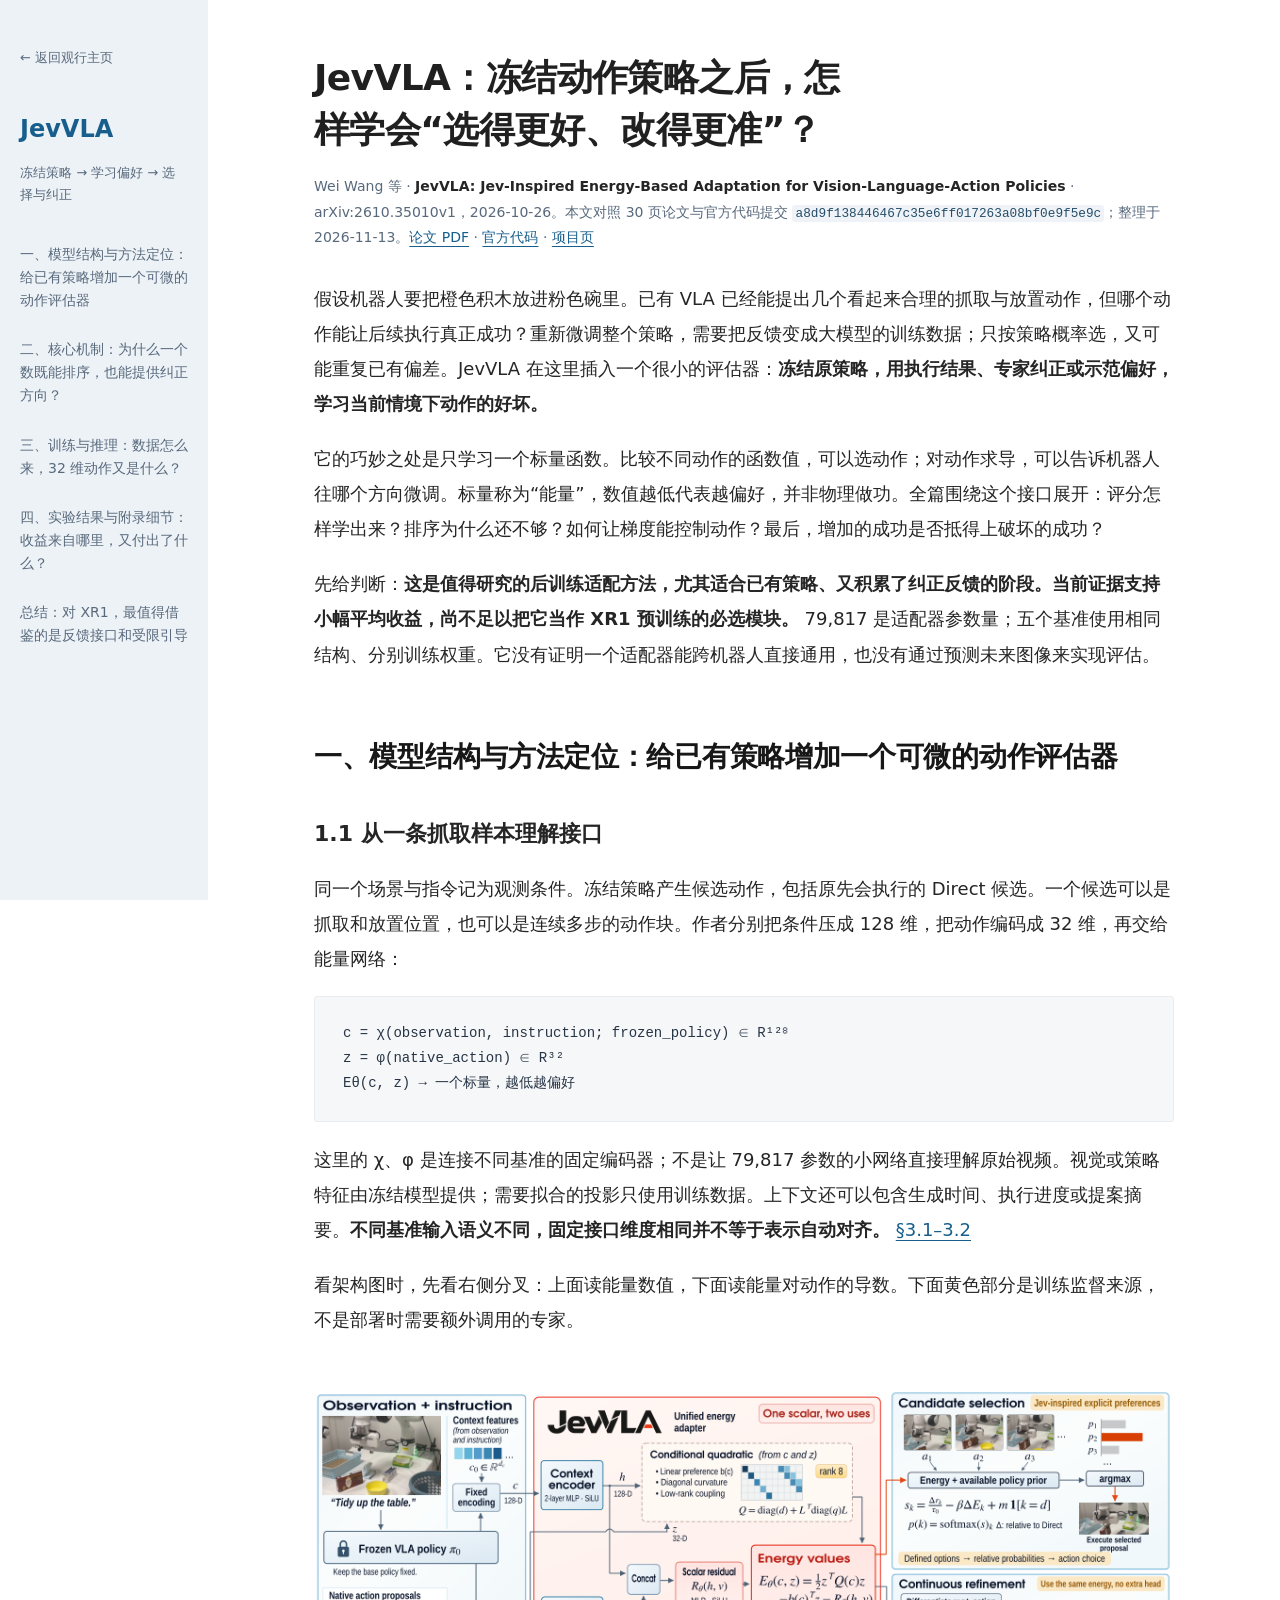
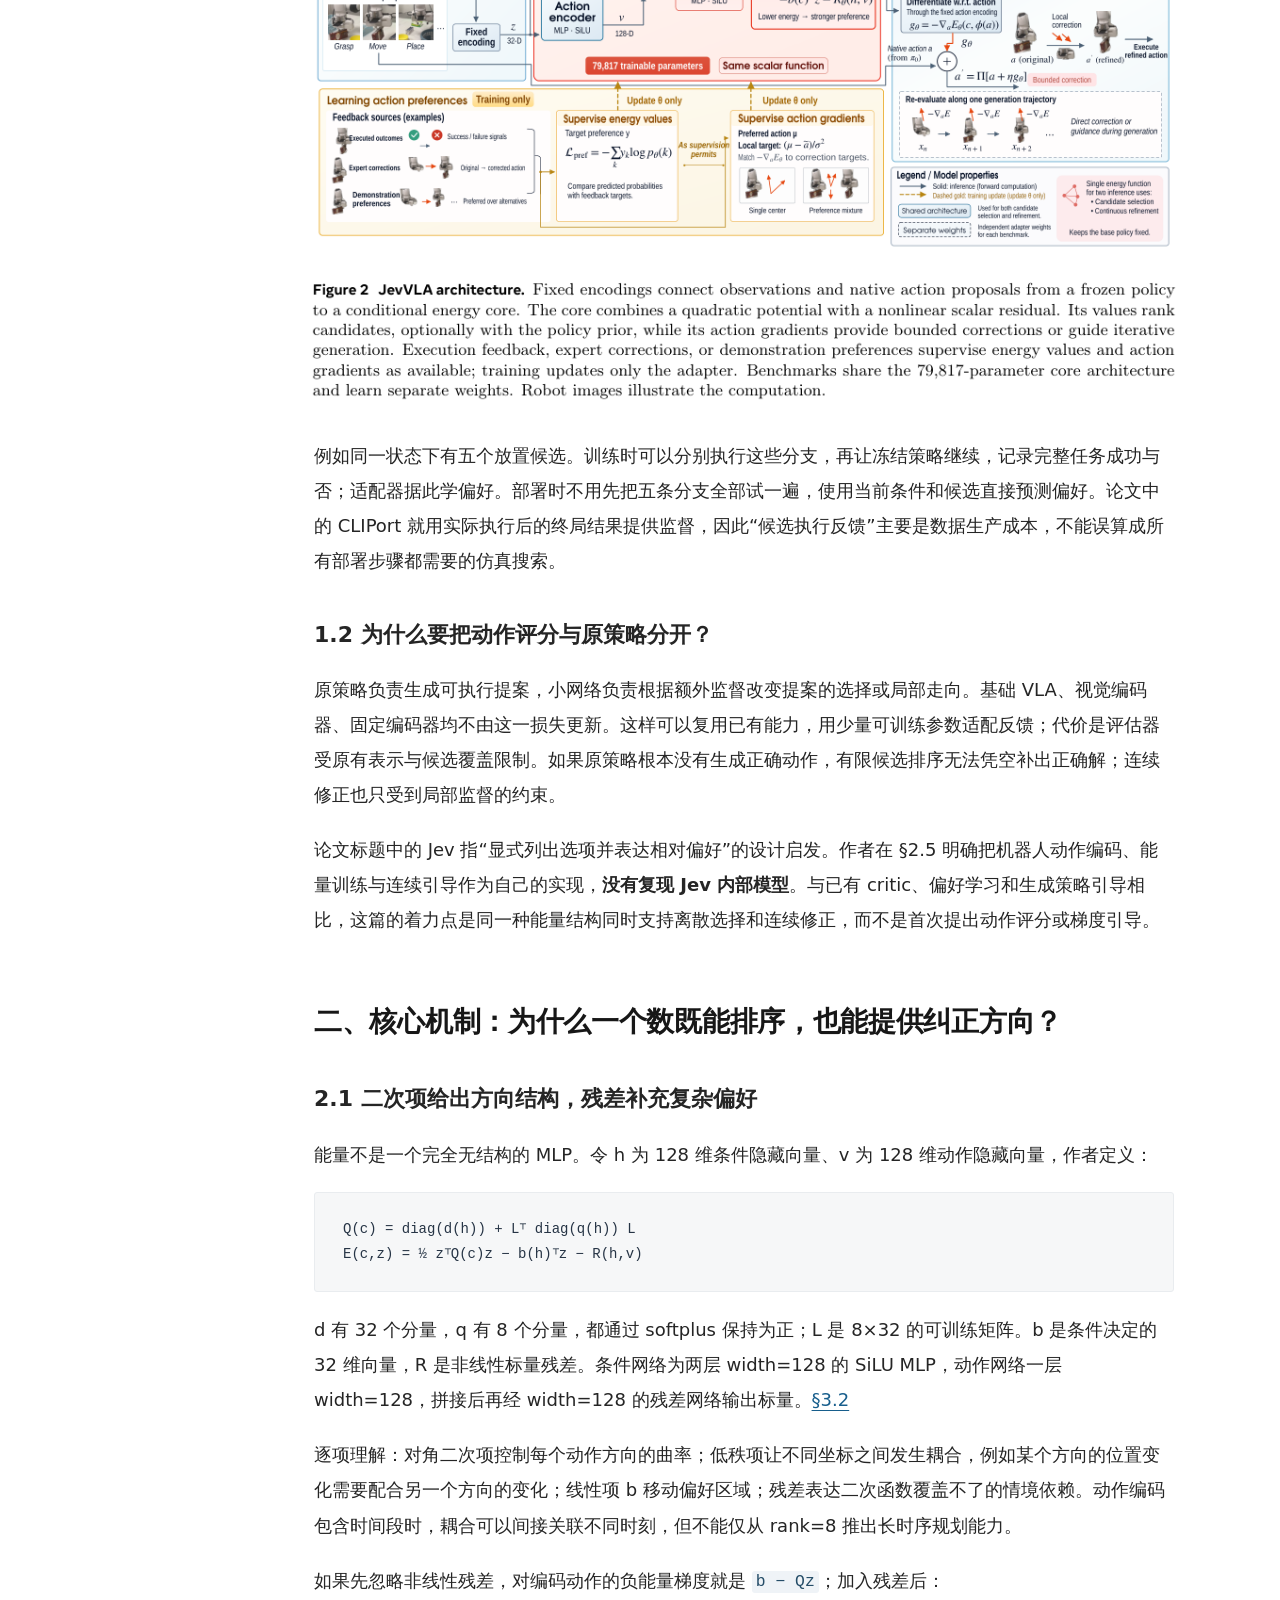
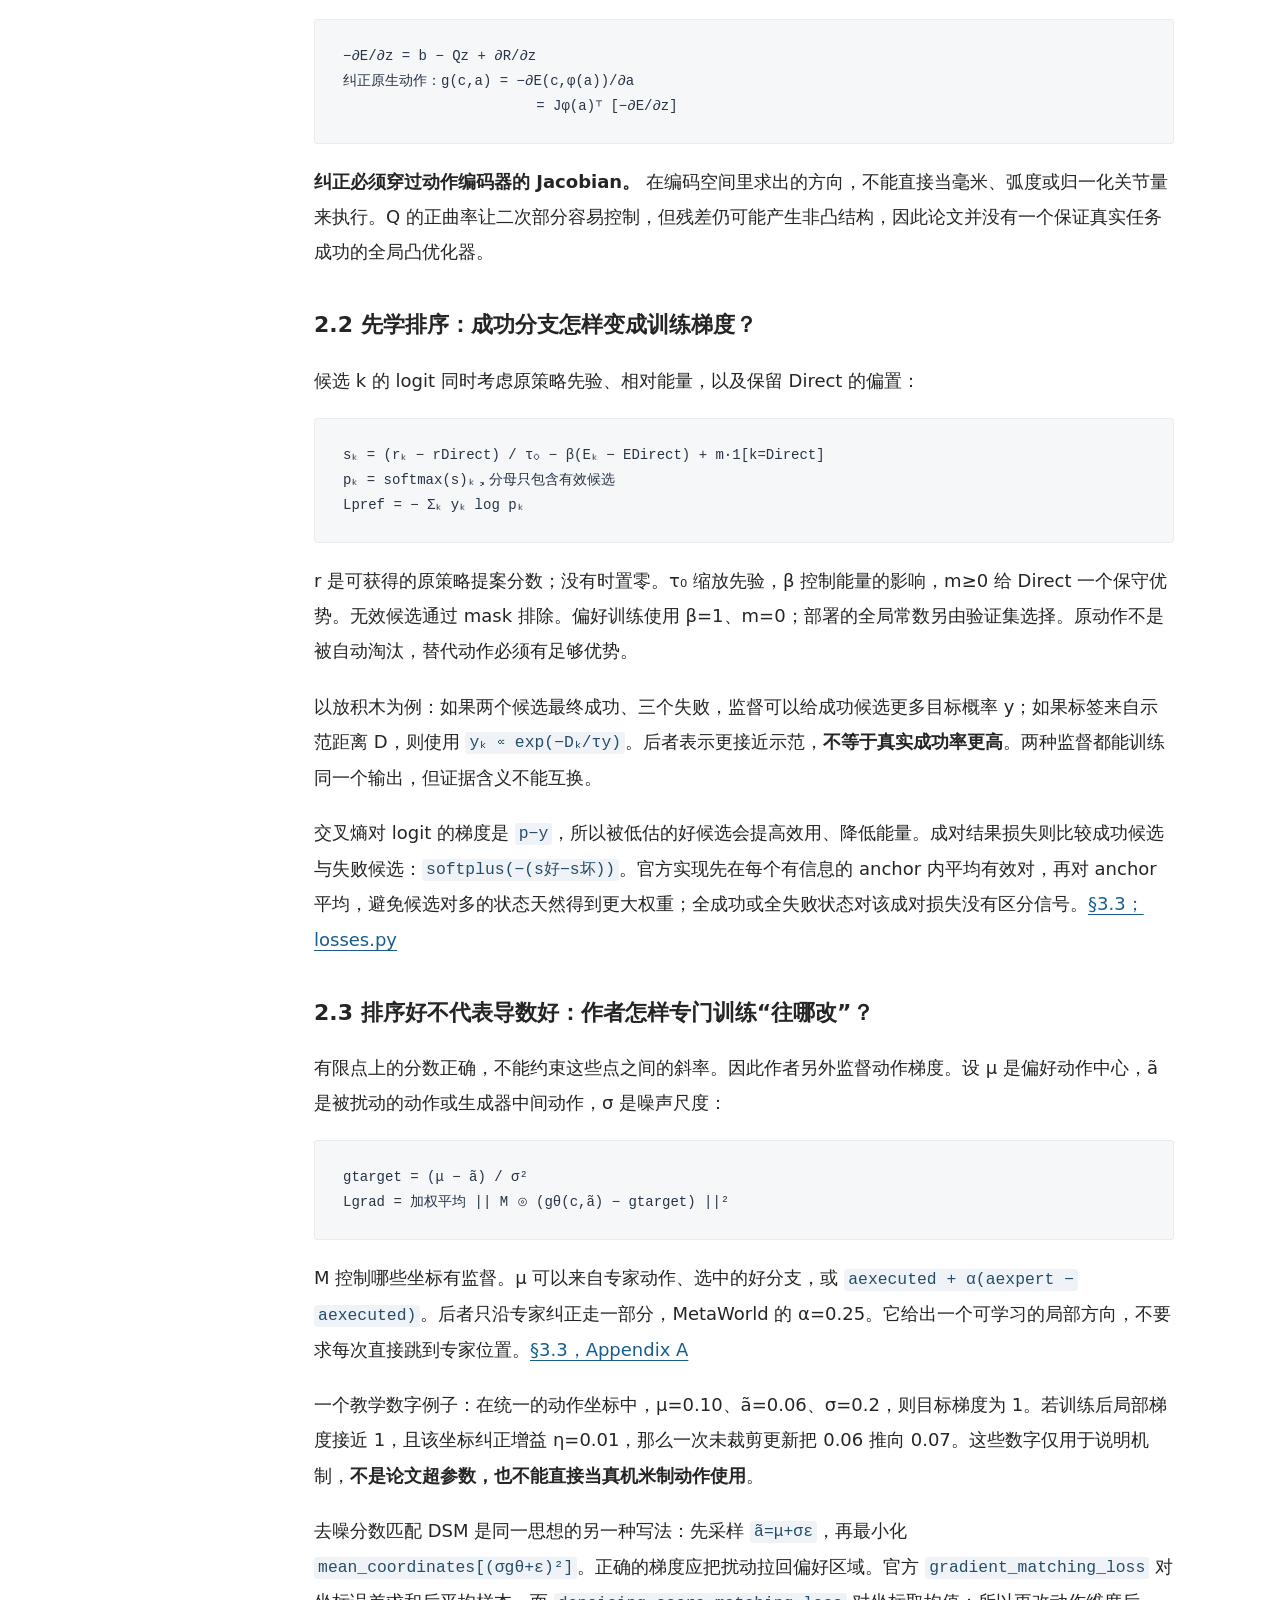
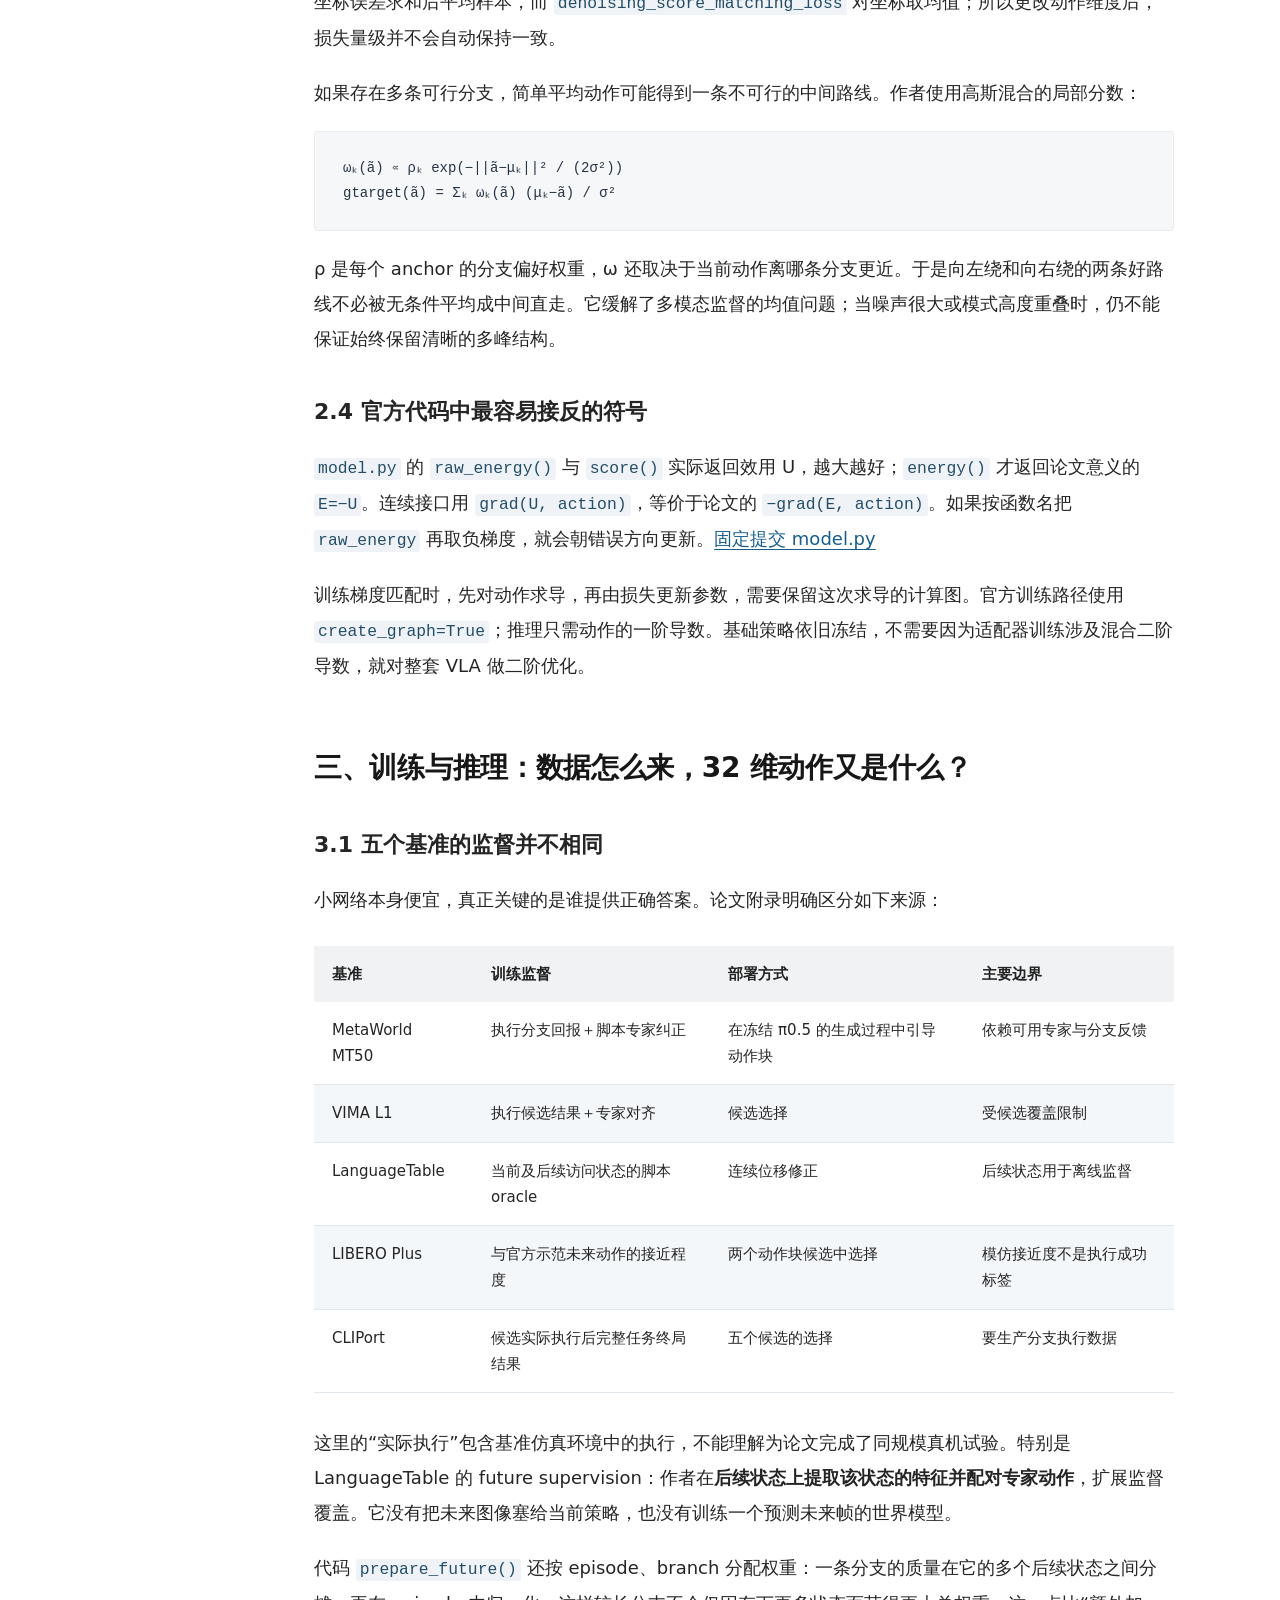
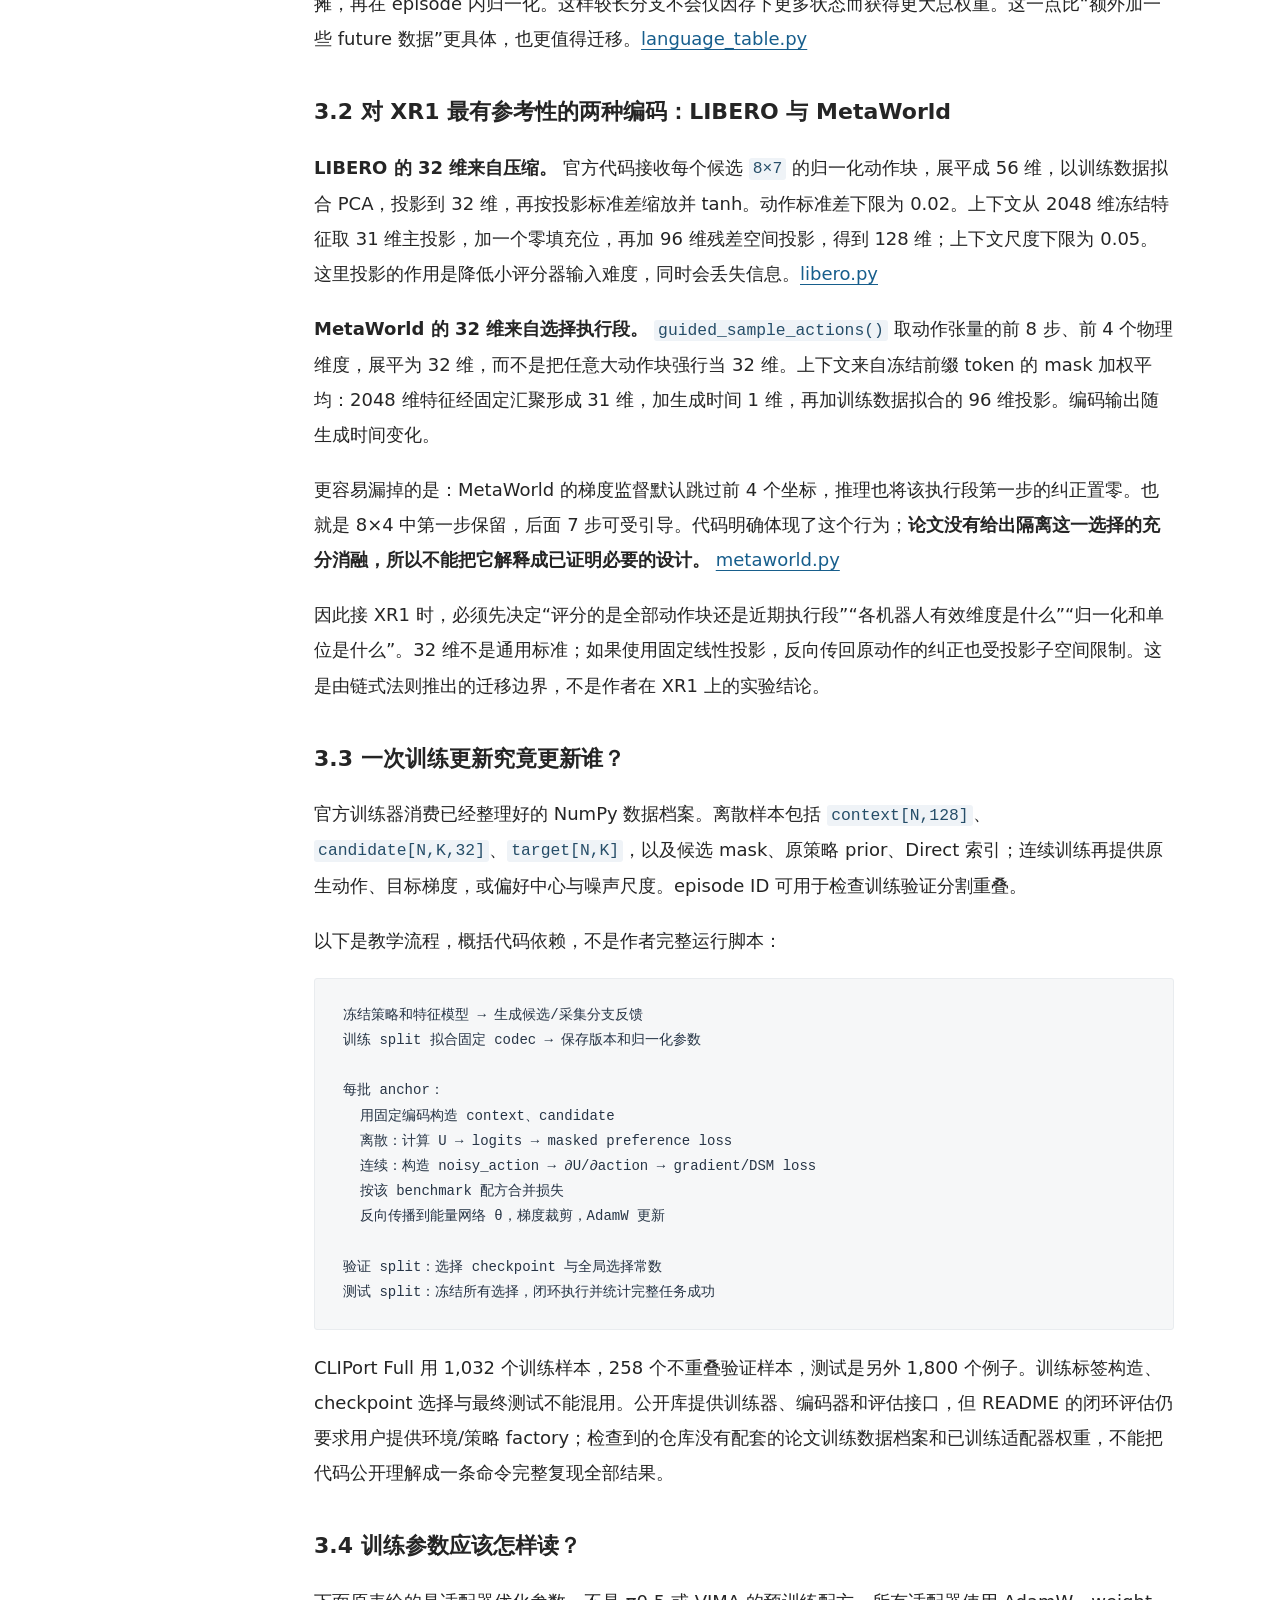
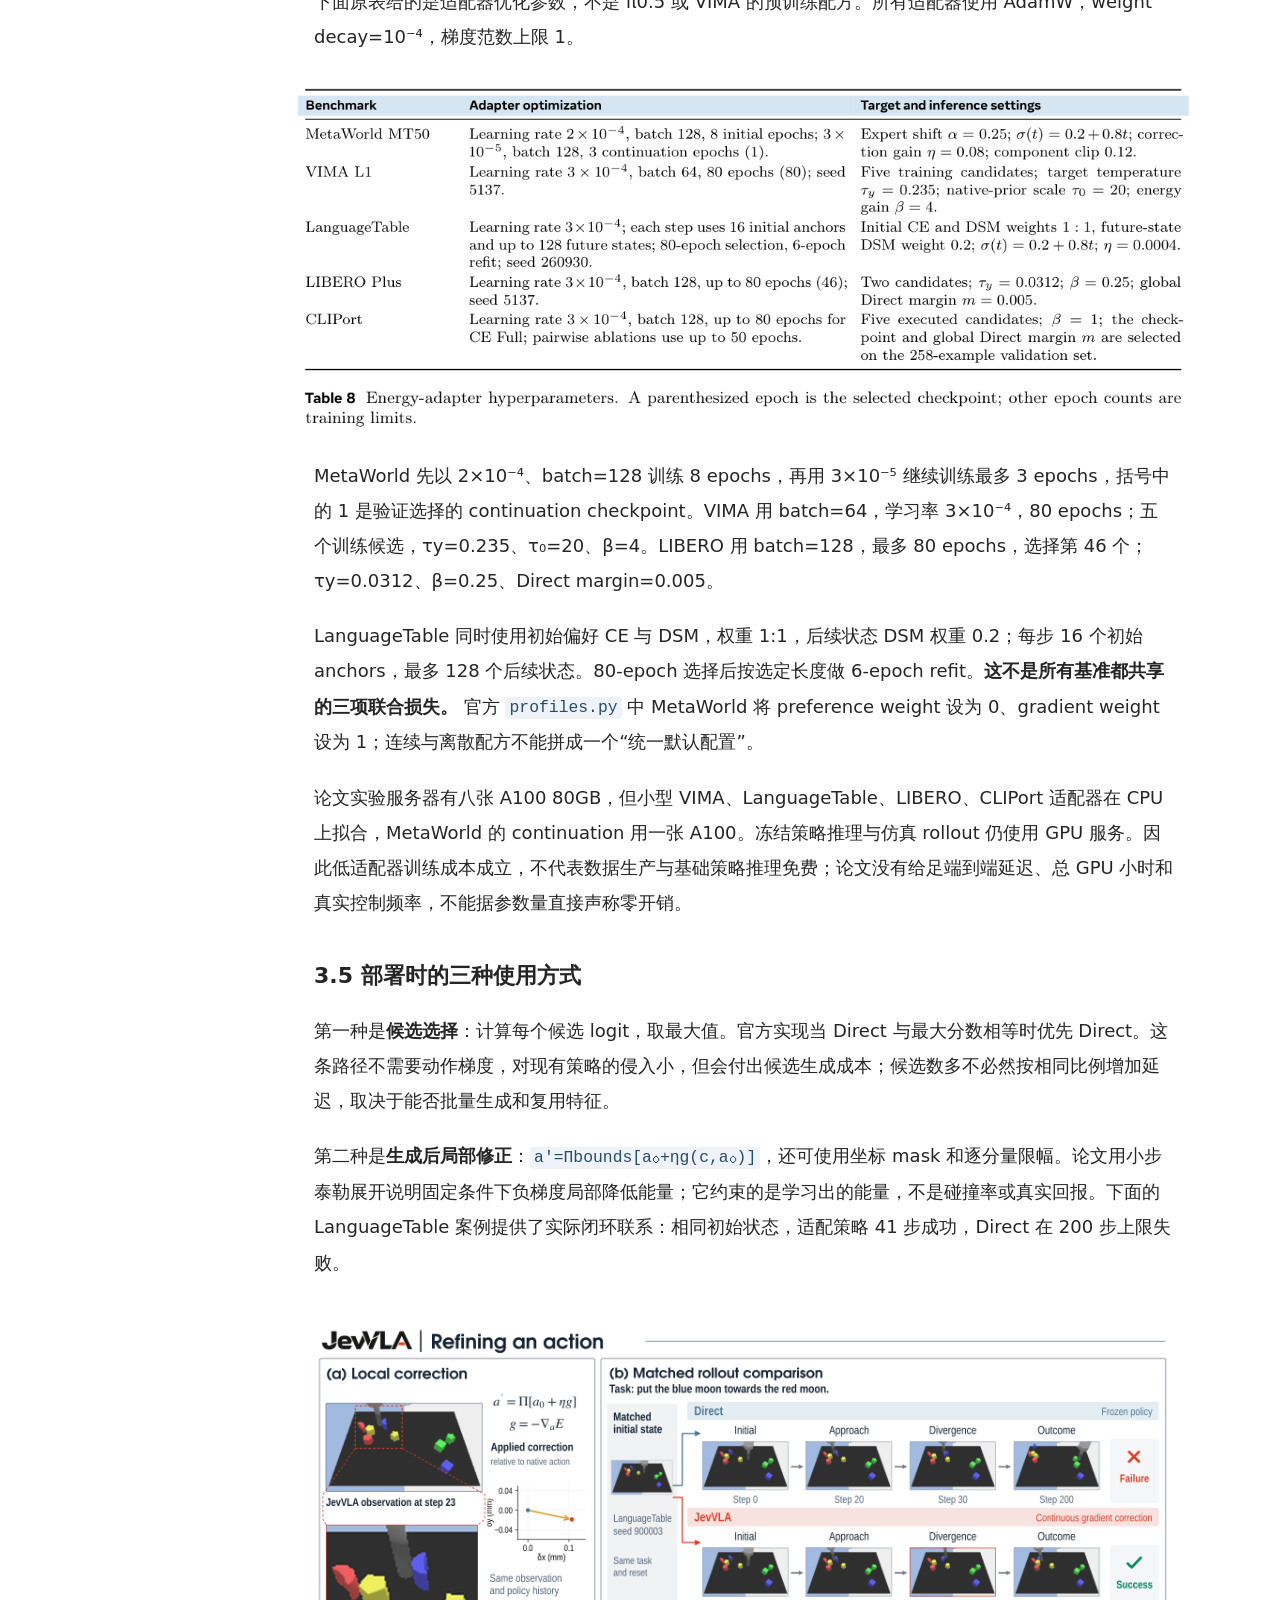
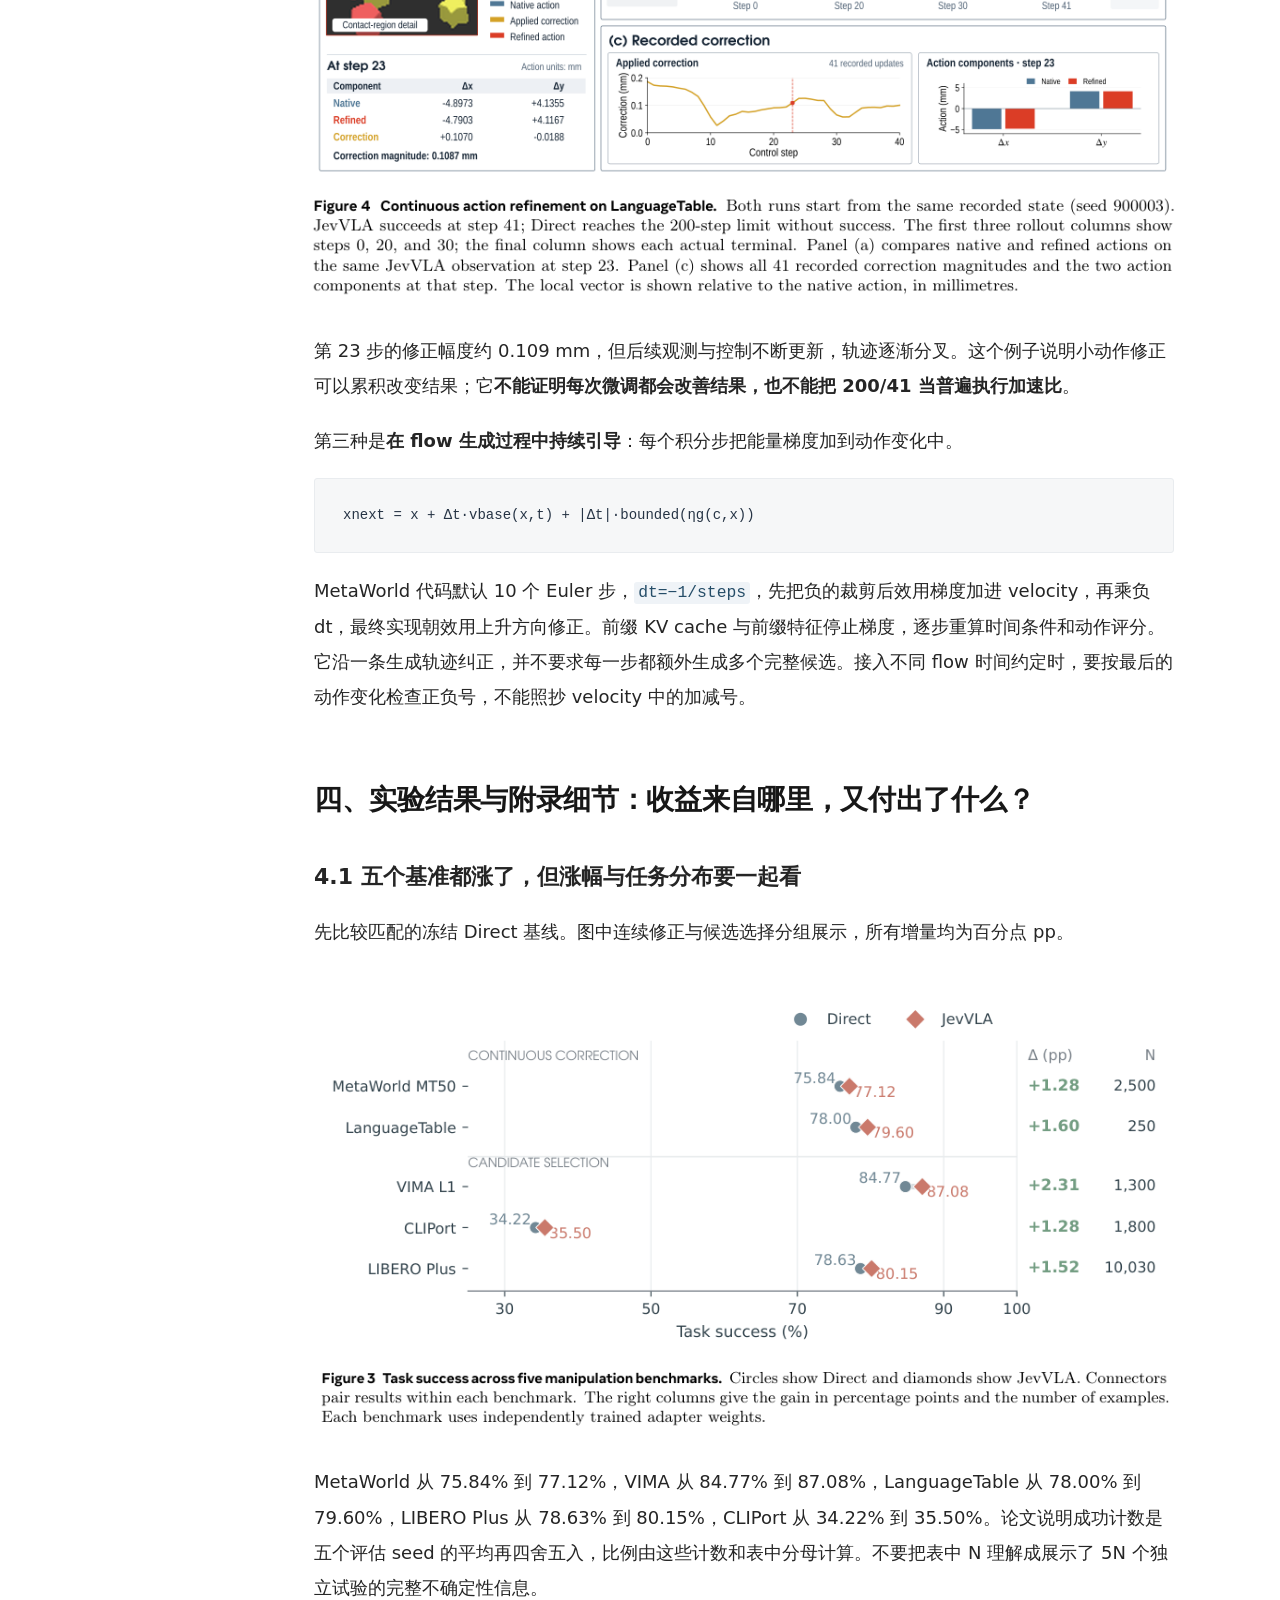
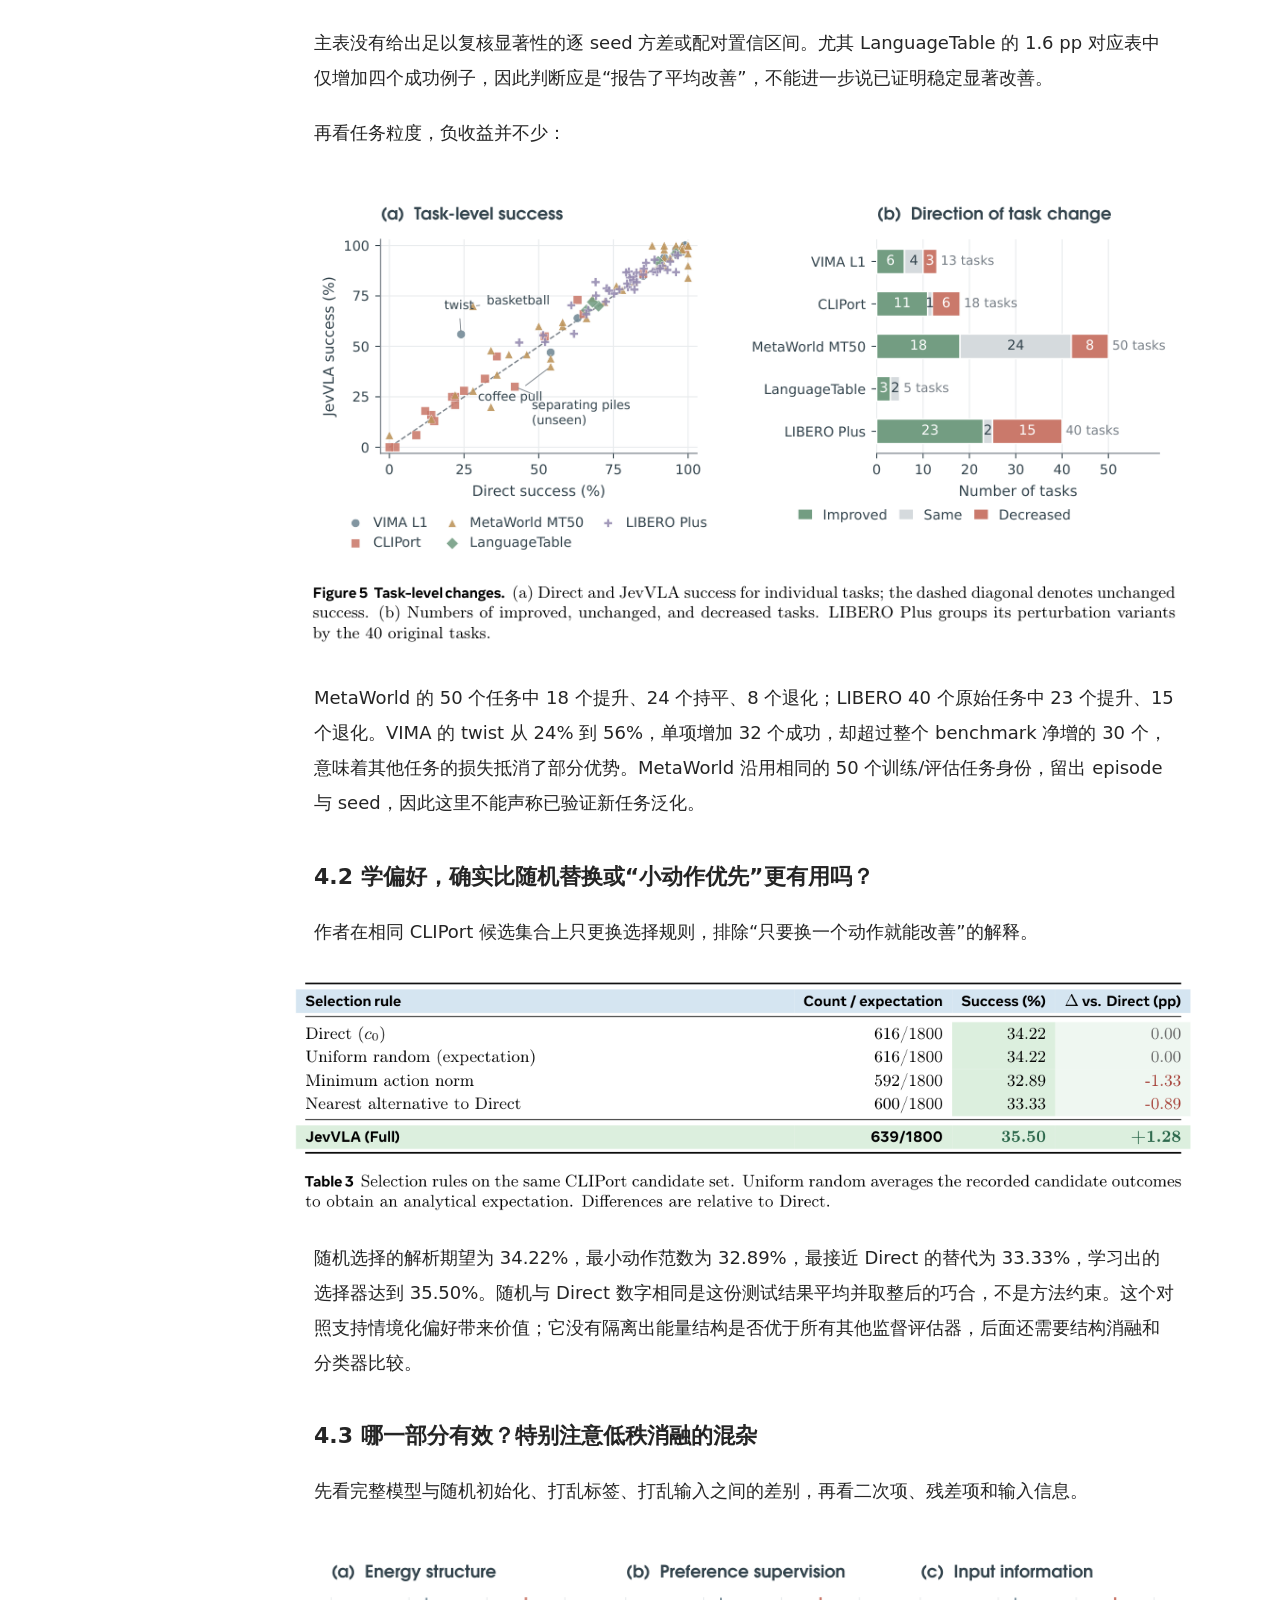
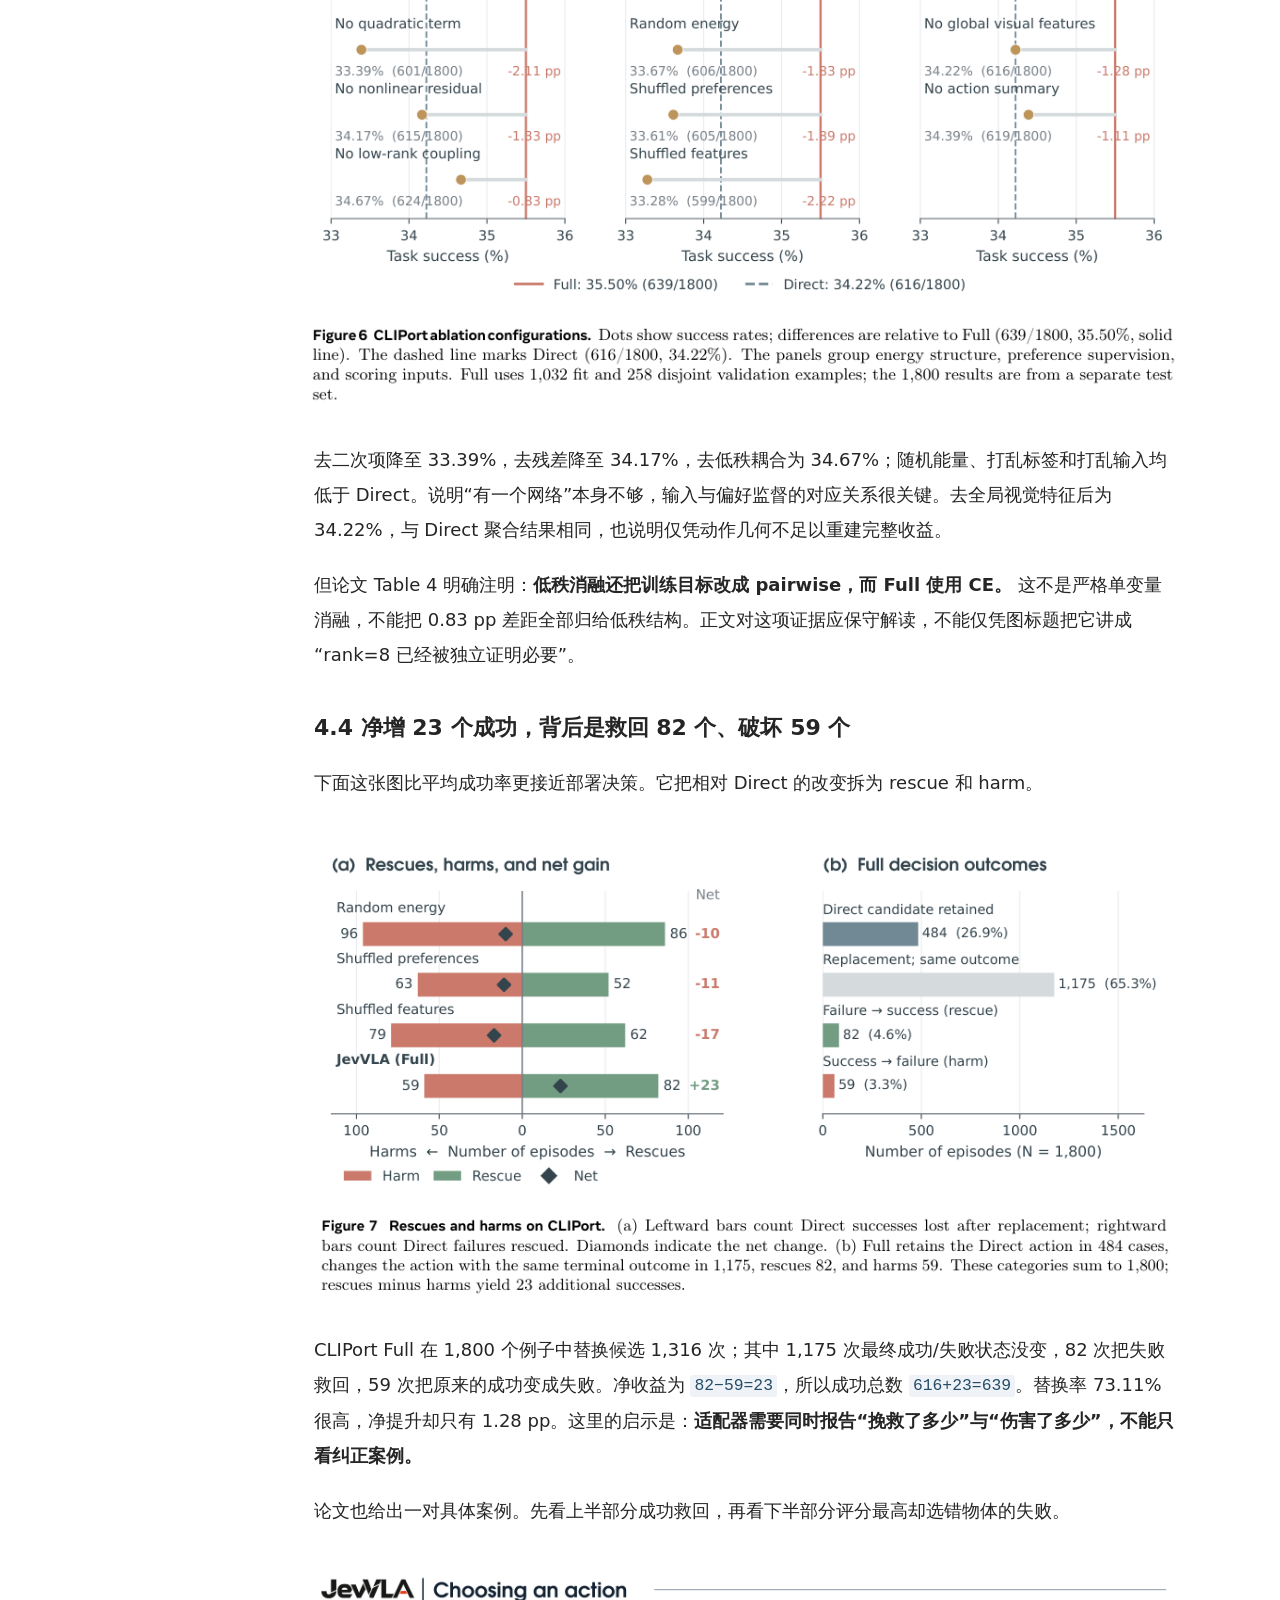
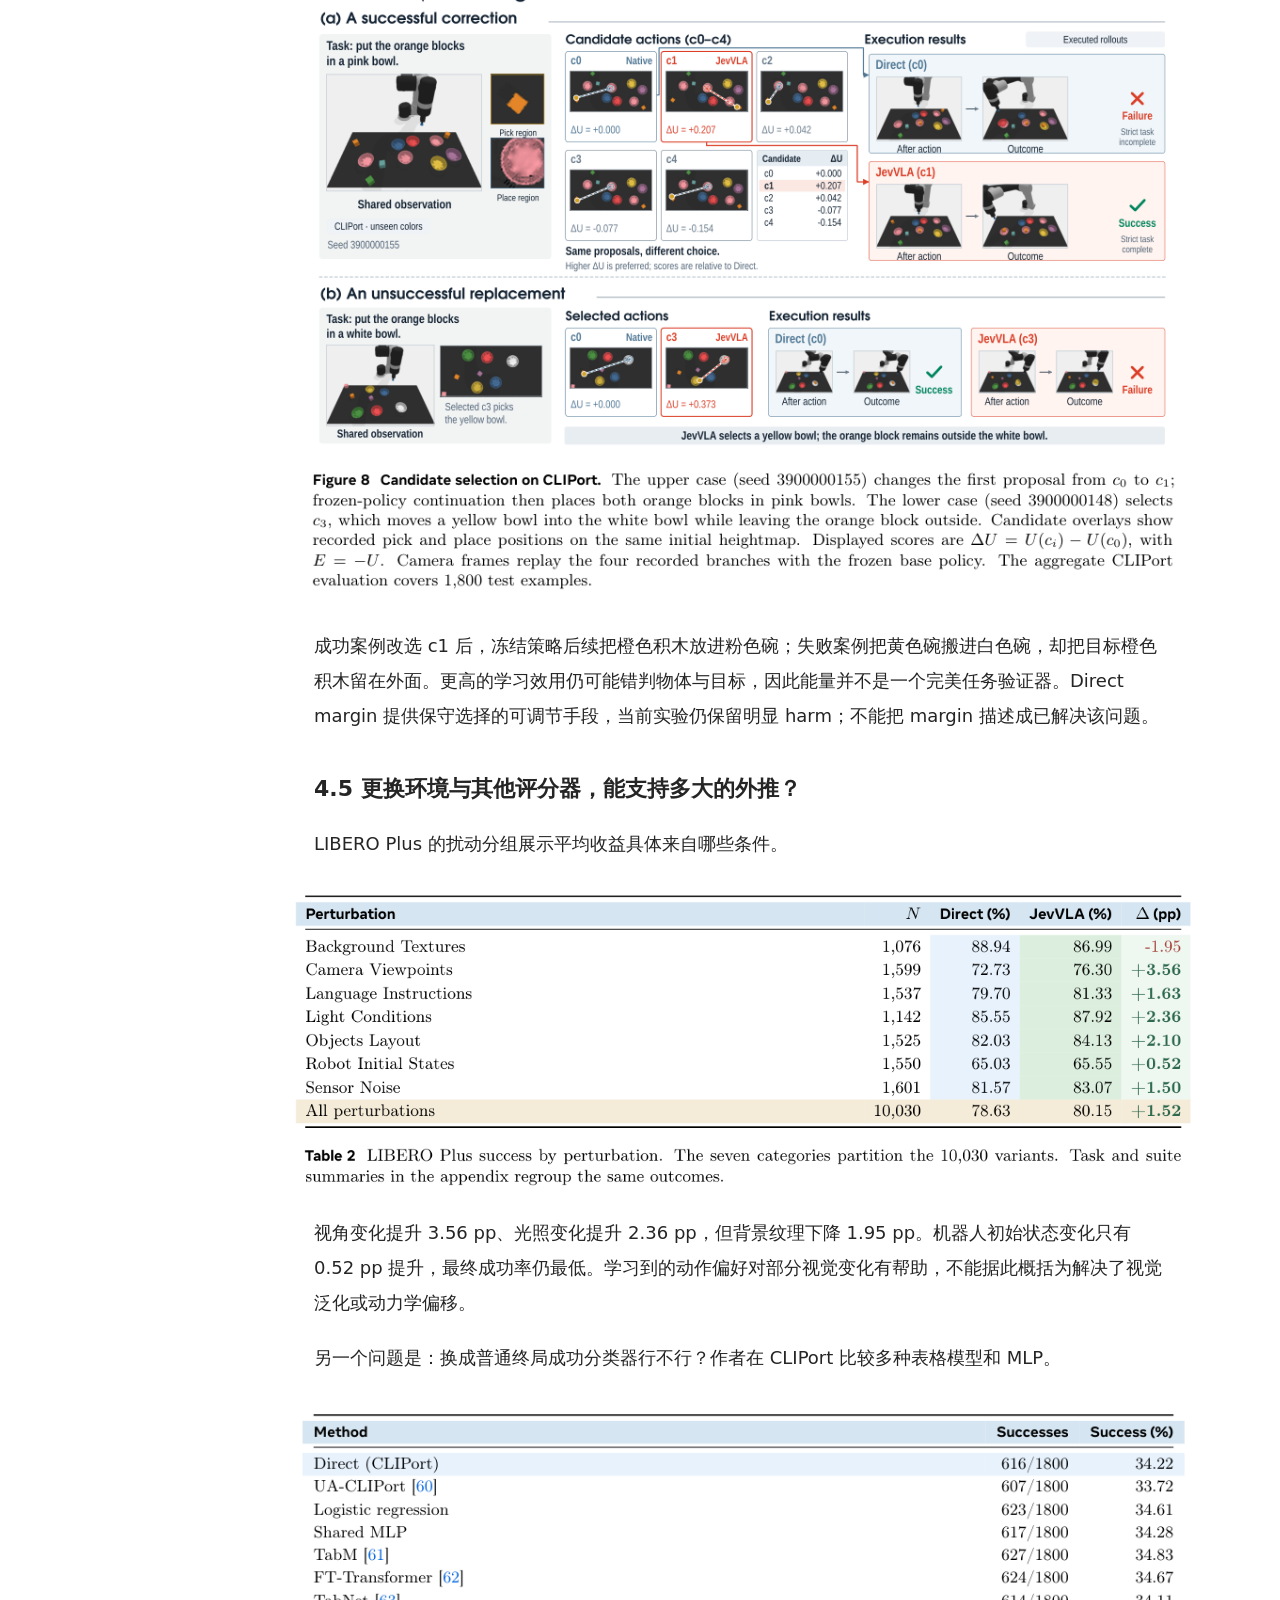
<file: notes/jevvla/index.html>
<!DOCTYPE html>

<html lang="zh-CN"><head><meta charset="utf-8"/><meta content="width=device-width,initial-scale=1" name="viewport"/><meta content="JevVLA完整解读：能量结构、偏好与梯度监督、官方动作编码、训练参数、闭环收益与XR1接入边界。" name="description"/><title>JevVLA 深读：冻结策略的能量适配 · 观行</title><style>*{box-sizing:border-box}html{scroll-behavior:smooth;scroll-padding-top:24px}body{margin:0;background:#f5f2eb;color:#23323b;font:17px/1.85 system-ui,-apple-system,"Noto Sans CJK SC",sans-serif}aside{position:fixed;width:235px;inset:0 auto 0 0;padding:40px 22px;background:#183d43;color:white;overflow:auto}aside b{font-size:24px}aside small{display:block;color:#bad1cf;margin:12px 0 30px}aside a{display:block;color:#d5e5e2;text-decoration:none;font-size:14px;margin:16px 0}main{max-width:1090px;margin-left:235px;padding:54px 65px 100px}h1{font-size:42px;line-height:1.3;letter-spacing:-1px;margin:0 0 24px}h2{font-size:29px;border-top:2px solid #b7c8c1;padding-top:36px;margin-top:62px;color:#174e50}h3{font-size:22px;margin-top:36px;line-height:1.5}p{margin:18px 0}a{color:#166b76;text-underline-offset:3px}strong{color:#174e50}blockquote{margin:28px 0;padding:12px 24px;border-left:5px solid #bb7a35;background:#f0e7d6}img{max-width:100%;height:auto;display:block;border:1px solid #ddd9cd;border-radius:8px;cursor:zoom-in;margin:24px auto;background:white}table{width:100%;border-collapse:collapse;font-size:15px;display:block;overflow:auto;margin:25px 0}th,td{border-bottom:1px solid #d8ded8;text-align:left;padding:12px;min-width:150px;vertical-align:top}th{background:#e0e9e3}pre{white-space:pre-wrap;overflow-wrap:anywhere;background:#183d43;color:#ecf5ef;padding:25px;border-radius:10px;font-size:14px}li{margin:10px 0}dialog{border:0;padding:10px;width:96vw;max-width:1600px;background:white}dialog::backdrop{background:#000b}dialog img{max-height:88vh;width:auto;border:0;margin:auto;cursor:zoom-out}dialog button{float:right;padding:8px 15px}footer{border-top:1px solid #ccc;margin-top:50px;font-size:13px;color:#666}@media(max-width:950px){aside{position:static;width:auto;padding:20px}aside small{margin:5px 0}aside a{display:inline-block;margin:5px 14px 5px 0}main{margin:0;padding:30px 24px}h1{font-size:32px}h2{font-size:25px}}@media print{aside,dialog{display:none}main{margin:0;padding:0;max-width:none}h2,h3{break-after:avoid}img{max-height:70vh;object-fit:contain}body{font-size:11pt;background:white}}
/* Balanced reading layout */
body{padding-left:248px;background:#f5f3ed}
aside{width:248px;padding:32px 24px;background:#203f36;border-right:1px solid #dce2d8}
aside b{letter-spacing:1px}aside small{line-height:1.8;margin-bottom:28px}
aside a{padding:10px 12px;margin:5px -12px;border-radius:6px;line-height:1.6;transition:background .15s}
aside a:hover,aside a:focus-visible{background:#ffffff14;color:#fff}
aside .home-link{font-size:12px;margin-bottom:32px;color:#c7d6c7}
main{width:100%;max-width:1240px;margin:0 auto;padding:64px clamp(28px,4vw,72px) 100px}
main>h1{max-width:1000px;margin:0 auto 28px;font-size:clamp(32px,2.8vw,46px);line-height:1.45;letter-spacing:-.8px}
main>p,main>h2,main>h3,main>ul,main>ol,main>pre,main>blockquote,main>footer{max-width:880px;margin-left:auto;margin-right:auto}
main>p{margin-top:22px;margin-bottom:22px;line-height:1.95;overflow-wrap:anywhere}
main>h1+p{font-size:13px;color:#718075;max-width:1000px;line-height:1.9}
main>h2{padding-top:38px;margin-top:76px;margin-bottom:30px;font-size:30px;border-top:1px solid #aebdaf}
main>h3{margin-top:42px;margin-bottom:22px;font-size:23px;line-height:1.6}
main>blockquote{margin-top:32px;margin-bottom:40px;padding:14px 26px;border-left:4px solid #ba7748;border-radius:0 8px 8px 0}
main>p:has(>img){max-width:1100px;margin:30px auto 34px;padding:12px;background:#fff;border:1px solid #e1e3db;border-radius:12px;box-shadow:0 6px 22px #293e2c08}
main img{width:100%;margin:0;border:0;border-radius:5px}
main>table{max-width:1100px;margin:30px auto 36px;background:#fff;border:1px solid #dce2d8;border-radius:8px;font-size:15px;line-height:1.8}
th,td{padding:16px 18px;min-width:155px}th{background:#e7ede4}
main>pre{line-height:1.85;padding:26px 30px;background:#203f36}
main>footer{line-height:1.9;padding-top:24px}
a:focus-visible,button:focus-visible{outline:2px solid #bd7a4a;outline-offset:4px}
dialog{max-width:1700px;border-radius:10px}dialog img{max-width:100%;object-fit:contain}
@media(min-width:1700px){body{font-size:18px}main{padding-top:76px}}
@media(max-width:1100px) and (min-width:951px){body{padding-left:216px}aside{width:216px;padding:30px 20px}main{padding-left:30px;padding-right:30px}}
@media(max-width:950px){body{padding-left:0}aside{position:relative;width:100%;padding:22px 24px;border:0}aside .home-link{display:inline-block;margin:0 0 14px;padding:0}aside b{display:block;font-size:21px}aside small{margin:8px 0 14px;font-size:12px}aside>a:not(.home-link){display:inline-block;font-size:12px;margin:3px 5px 3px 0;padding:7px 10px;background:#ffffff0d}main{margin:auto;padding:38px 26px 70px}main>h1{font-size:34px}main>h2{font-size:27px;margin-top:55px}}
@media(max-width:520px){body{font-size:16px}main{padding:30px 20px 60px}main>h1{font-size:29px;line-height:1.5}main>h2{font-size:25px}main>h3{font-size:21px}main>p{line-height:1.9}main>p:has(>img){padding:4px;margin:24px auto;border-radius:7px}main>blockquote{padding:10px 18px}main>pre{font-size:12px;padding:20px 16px}th,td{padding:12px;font-size:13px}aside{padding:20px}aside>a:not(.home-link){font-size:11px}}
@media print{body{padding:0}main{max-width:none;padding:0}main>p:has(>img){box-shadow:none;break-inside:avoid}main>h2,main>h3{break-after:avoid}}
@media(prefers-reduced-motion:reduce){html{scroll-behavior:auto}aside a{transition:none}}
main>h1{text-wrap:balance}main>p{text-wrap:pretty}
main>h1{font-size:clamp(30px,2.7vw,44px)}main>h4{max-width:880px;margin:30px auto 12px;font-size:20px}main>table{font-size:14px}main img{height:auto}dialog img{max-height:84vh;object-fit:contain}dialog .full-image{display:block;text-align:center;padding:8px;font-size:13px}main .ltx{font-size:14px}
</style><link href="../reading.css?v=204d029a8945" rel="stylesheet"/><link href="article.css?v=20261105" rel="stylesheet"/></head><body><aside><a class="home-link" href="../../">← 返回观行主页</a><b>JevVLA</b><small>冻结策略 → 学习偏好 → 选择与纠正</small><a href="#s1">一、模型结构与方法定位：给已有策略增加一个可微的动作评估器</a><a href="#s2">二、核心机制：为什么一个数既能排序，也能提供纠正方向？</a><a href="#s3">三、训练与推理：数据怎么来，32 维动作又是什么？</a><a href="#s4">四、实验结果与附录细节：收益来自哪里，又付出了什么？</a><a href="#s5">总结：对 XR1，最值得借鉴的是反馈接口和受限引导</a></aside><main><h1>JevVLA：冻结动作策略之后，怎样学会“选得更好、改得更准”？</h1>
<p>Wei Wang 等 · <strong>JevVLA: Jev-Inspired Energy-Based Adaptation for Vision-Language-Action Policies</strong> · arXiv:2610.35010v1，2026-10-26。本文对照 30 页论文与官方代码提交 <code>a8d9f138446467c35e6ff017263a08bf0e9f5e9c</code>；整理于 2026-11-13。<a href="https://arxiv.org/pdf/2610.35010v1">论文 PDF</a> · <a href="https://github.com/ZJU4EmbodiedAI/JevVLA/tree/a8d9f138446467c35e6ff017263a08bf0e9f5e9c">官方代码</a> · <a href="https://zju4embodiedai.github.io/JevVLA/">项目页</a></p>
<p>假设机器人要把橙色积木放进粉色碗里。已有 VLA 已经能提出几个看起来合理的抓取与放置动作，但哪个动作能让后续执行真正成功？重新微调整个策略，需要把反馈变成大模型的训练数据；只按策略概率选，又可能重复已有偏差。JevVLA 在这里插入一个很小的评估器：<strong>冻结原策略，用执行结果、专家纠正或示范偏好，学习当前情境下动作的好坏。</strong></p>
<p>它的巧妙之处是只学习一个标量函数。比较不同动作的函数值，可以选动作；对动作求导，可以告诉机器人往哪个方向微调。标量称为“能量”，数值越低代表越偏好，并非物理做功。全篇围绕这个接口展开：评分怎样学出来？排序为什么还不够？如何让梯度能控制动作？最后，增加的成功是否抵得上破坏的成功？</p>
<p>先给判断：<strong>这是值得研究的后训练适配方法，尤其适合已有策略、又积累了纠正反馈的阶段。当前证据支持小幅平均收益，尚不足以把它当作 XR1 预训练的必选模块。</strong> 79,817 是适配器参数量；五个基准使用相同结构、分别训练权重。它没有证明一个适配器能跨机器人直接通用，也没有通过预测未来图像来实现评估。</p>
<h2 id="s1">一、模型结构与方法定位：给已有策略增加一个可微的动作评估器</h2>
<h3 id="m1">1.1 从一条抓取样本理解接口</h3>
<p>同一个场景与指令记为观测条件。冻结策略产生候选动作，包括原先会执行的 Direct 候选。一个候选可以是抓取和放置位置，也可以是连续多步的动作块。作者分别把条件压成 128 维，把动作编码成 32 维，再交给能量网络：</p>
<pre><code class="language-text">c = χ(observation, instruction; frozen_policy) ∈ R¹²⁸
z = φ(native_action) ∈ R³²
Eθ(c, z) → 一个标量，越低越偏好
</code></pre>
<p>这里的 χ、φ 是连接不同基准的固定编码器；不是让 79,817 参数的小网络直接理解原始视频。视觉或策略特征由冻结模型提供；需要拟合的投影只使用训练数据。上下文还可以包含生成时间、执行进度或提案摘要。<strong>不同基准输入语义不同，固定接口维度相同并不等于表示自动对齐。</strong> <a href="https://arxiv.org/pdf/2610.35010v1#page=5">§3.1–3.2</a></p>
<p>看架构图时，先看右侧分叉：上面读能量数值，下面读能量对动作的导数。下面黄色部分是训练监督来源，不是部署时需要额外调用的专家。</p>
<p><img alt="Figure 2：冻结策略、固定编码、条件能量与两种动作使用方式" loading="lazy" src="assets/figure-2.png" tabindex="0" title="点击放大；Esc 关闭"/></p>
<p>例如同一状态下有五个放置候选。训练时可以分别执行这些分支，再让冻结策略继续，记录完整任务成功与否；适配器据此学偏好。部署时不用先把五条分支全部试一遍，使用当前条件和候选直接预测偏好。论文中的 CLIPort 就用实际执行后的终局结果提供监督，因此“候选执行反馈”主要是数据生产成本，不能误算成所有部署步骤都需要的仿真搜索。</p>
<h3 id="m2">1.2 为什么要把动作评分与原策略分开？</h3>
<p>原策略负责生成可执行提案，小网络负责根据额外监督改变提案的选择或局部走向。基础 VLA、视觉编码器、固定编码器均不由这一损失更新。这样可以复用已有能力，用少量可训练参数适配反馈；代价是评估器受原有表示与候选覆盖限制。如果原策略根本没有生成正确动作，有限候选排序无法凭空补出正确解；连续修正也只受到局部监督的约束。</p>
<p>论文标题中的 Jev 指“显式列出选项并表达相对偏好”的设计启发。作者在 §2.5 明确把机器人动作编码、能量训练与连续引导作为自己的实现，<strong>没有复现 Jev 内部模型</strong>。与已有 critic、偏好学习和生成策略引导相比，这篇的着力点是同一种能量结构同时支持离散选择和连续修正，而不是首次提出动作评分或梯度引导。</p>
<h2 id="s2">二、核心机制：为什么一个数既能排序，也能提供纠正方向？</h2>
<h3 id="m3">2.1 二次项给出方向结构，残差补充复杂偏好</h3>
<p>能量不是一个完全无结构的 MLP。令 h 为 128 维条件隐藏向量、v 为 128 维动作隐藏向量，作者定义：</p>
<pre><code class="language-text">Q(c) = diag(d(h)) + Lᵀ diag(q(h)) L
E(c,z) = ½ zᵀQ(c)z − b(h)ᵀz − R(h,v)
</code></pre>
<p>d 有 32 个分量，q 有 8 个分量，都通过 softplus 保持为正；L 是 8×32 的可训练矩阵。b 是条件决定的 32 维向量，R 是非线性标量残差。条件网络为两层 width=128 的 SiLU MLP，动作网络一层 width=128，拼接后再经 width=128 的残差网络输出标量。<a href="https://arxiv.org/pdf/2610.35010v1#page=6">§3.2</a></p>
<p>逐项理解：对角二次项控制每个动作方向的曲率；低秩项让不同坐标之间发生耦合，例如某个方向的位置变化需要配合另一个方向的变化；线性项 b 移动偏好区域；残差表达二次函数覆盖不了的情境依赖。动作编码包含时间段时，耦合可以间接关联不同时刻，但不能仅从 rank=8 推出长时序规划能力。</p>
<p>如果先忽略非线性残差，对编码动作的负能量梯度就是 <code>b − Qz</code>；加入残差后：</p>
<pre><code class="language-text">−∂E/∂z = b − Qz + ∂R/∂z
纠正原生动作：g(c,a) = −∂E(c,φ(a))/∂a
                       = Jφ(a)ᵀ [−∂E/∂z]
</code></pre>
<p><strong>纠正必须穿过动作编码器的 Jacobian。</strong> 在编码空间里求出的方向，不能直接当毫米、弧度或归一化关节量来执行。Q 的正曲率让二次部分容易控制，但残差仍可能产生非凸结构，因此论文并没有一个保证真实任务成功的全局凸优化器。</p>
<h3 id="m4">2.2 先学排序：成功分支怎样变成训练梯度？</h3>
<p>候选 k 的 logit 同时考虑原策略先验、相对能量，以及保留 Direct 的偏置：</p>
<pre><code class="language-text">sₖ = (rₖ − rDirect) / τ₀ − β(Eₖ − EDirect) + m·1[k=Direct]
pₖ = softmax(s)ₖ，分母只包含有效候选
Lpref = − Σₖ yₖ log pₖ
</code></pre>
<p>r 是可获得的原策略提案分数；没有时置零。τ₀ 缩放先验，β 控制能量的影响，m≥0 给 Direct 一个保守优势。无效候选通过 mask 排除。偏好训练使用 β=1、m=0；部署的全局常数另由验证集选择。原动作不是被自动淘汰，替代动作必须有足够优势。</p>
<p>以放积木为例：如果两个候选最终成功、三个失败，监督可以给成功候选更多目标概率 y；如果标签来自示范距离 D，则使用 <code>yₖ ∝ exp(−Dₖ/τy)</code>。后者表示更接近示范，<strong>不等于真实成功率更高</strong>。两种监督都能训练同一个输出，但证据含义不能互换。</p>
<p>交叉熵对 logit 的梯度是 <code>p−y</code>，所以被低估的好候选会提高效用、降低能量。成对结果损失则比较成功候选与失败候选：<code>softplus(−(s好−s坏))</code>。官方实现先在每个有信息的 anchor 内平均有效对，再对 anchor 平均，避免候选对多的状态天然得到更大权重；全成功或全失败状态对该成对损失没有区分信号。<a href="https://github.com/ZJU4EmbodiedAI/JevVLA/blob/a8d9f138446467c35e6ff017263a08bf0e9f5e9c/src/jevvla/losses.py">§3.3；losses.py</a></p>
<h3 id="m5">2.3 排序好不代表导数好：作者怎样专门训练“往哪改”？</h3>
<p>有限点上的分数正确，不能约束这些点之间的斜率。因此作者另外监督动作梯度。设 μ 是偏好动作中心，ã 是被扰动的动作或生成器中间动作，σ 是噪声尺度：</p>
<pre><code class="language-text">gtarget = (μ − ã) / σ²
Lgrad = 加权平均 || M ⊙ (gθ(c,ã) − gtarget) ||²
</code></pre>
<p>M 控制哪些坐标有监督。μ 可以来自专家动作、选中的好分支，或 <code>aexecuted + α(aexpert − aexecuted)</code>。后者只沿专家纠正走一部分，MetaWorld 的 α=0.25。它给出一个可学习的局部方向，不要求每次直接跳到专家位置。<a href="https://arxiv.org/pdf/2610.35010v1#page=7">§3.3，Appendix A</a></p>
<p>一个教学数字例子：在统一的动作坐标中，μ=0.10、ã=0.06、σ=0.2，则目标梯度为 1。若训练后局部梯度接近 1，且该坐标纠正增益 η=0.01，那么一次未裁剪更新把 0.06 推向 0.07。这些数字仅用于说明机制，<strong>不是论文超参数，也不能直接当真机米制动作使用</strong>。</p>
<p>去噪分数匹配 DSM 是同一思想的另一种写法：先采样 <code>ã=μ+σε</code>，再最小化 <code>mean_coordinates[(σgθ+ε)²]</code>。正确的梯度应把扰动拉回偏好区域。官方 <code>gradient_matching_loss</code> 对坐标误差求和后平均样本，而 <code>denoising_score_matching_loss</code> 对坐标取均值；所以更改动作维度后，损失量级并不会自动保持一致。</p>
<p>如果存在多条可行分支，简单平均动作可能得到一条不可行的中间路线。作者使用高斯混合的局部分数：</p>
<pre><code class="language-text">ωₖ(ã) ∝ ρₖ exp(−||ã−μₖ||² / (2σ²))
gtarget(ã) = Σₖ ωₖ(ã) (μₖ−ã) / σ²
</code></pre>
<p>ρ 是每个 anchor 的分支偏好权重，ω 还取决于当前动作离哪条分支更近。于是向左绕和向右绕的两条好路线不必被无条件平均成中间直走。它缓解了多模态监督的均值问题；当噪声很大或模式高度重叠时，仍不能保证始终保留清晰的多峰结构。</p>
<h3 id="m6">2.4 官方代码中最容易接反的符号</h3>
<p><code>model.py</code> 的 <code>raw_energy()</code> 与 <code>score()</code> 实际返回效用 U，越大越好；<code>energy()</code> 才返回论文意义的 <code>E=−U</code>。连续接口用 <code>grad(U, action)</code>，等价于论文的 <code>−grad(E, action)</code>。如果按函数名把 <code>raw_energy</code> 再取负梯度，就会朝错误方向更新。<a href="https://github.com/ZJU4EmbodiedAI/JevVLA/blob/a8d9f138446467c35e6ff017263a08bf0e9f5e9c/src/jevvla/model.py">固定提交 model.py</a></p>
<p>训练梯度匹配时，先对动作求导，再由损失更新参数，需要保留这次求导的计算图。官方训练路径使用 <code>create_graph=True</code>；推理只需动作的一阶导数。基础策略依旧冻结，不需要因为适配器训练涉及混合二阶导数，就对整套 VLA 做二阶优化。</p>
<h2 id="s3">三、训练与推理：数据怎么来，32 维动作又是什么？</h2>
<h3 id="m7">3.1 五个基准的监督并不相同</h3>
<p>小网络本身便宜，真正关键的是谁提供正确答案。论文附录明确区分如下来源：</p>
<div aria-label="数据表格，可横向滚动" class="table-scroll" role="region" tabindex="0"><table>
<thead>
<tr>
<th>基准</th>
<th>训练监督</th>
<th>部署方式</th>
<th>主要边界</th>
</tr>
</thead>
<tbody>
<tr>
<td>MetaWorld MT50</td>
<td>执行分支回报＋脚本专家纠正</td>
<td>在冻结 π0.5 的生成过程中引导动作块</td>
<td>依赖可用专家与分支反馈</td>
</tr>
<tr>
<td>VIMA L1</td>
<td>执行候选结果＋专家对齐</td>
<td>候选选择</td>
<td>受候选覆盖限制</td>
</tr>
<tr>
<td>LanguageTable</td>
<td>当前及后续访问状态的脚本 oracle</td>
<td>连续位移修正</td>
<td>后续状态用于离线监督</td>
</tr>
<tr>
<td>LIBERO Plus</td>
<td>与官方示范未来动作的接近程度</td>
<td>两个动作块候选中选择</td>
<td>模仿接近度不是执行成功标签</td>
</tr>
<tr>
<td>CLIPort</td>
<td>候选实际执行后完整任务终局结果</td>
<td>五个候选的选择</td>
<td>要生产分支执行数据</td>
</tr>
</tbody>
</table></div>
<p>这里的“实际执行”包含基准仿真环境中的执行，不能理解为论文完成了同规模真机试验。特别是 LanguageTable 的 future supervision：作者在<strong>后续状态上提取该状态的特征并配对专家动作</strong>，扩展监督覆盖。它没有把未来图像塞给当前策略，也没有训练一个预测未来帧的世界模型。</p>
<p>代码 <code>prepare_future()</code> 还按 episode、branch 分配权重：一条分支的质量在它的多个后续状态之间分摊，再在 episode 内归一化。这样较长分支不会仅因存下更多状态而获得更大总权重。这一点比“额外加一些 future 数据”更具体，也更值得迁移。<a href="https://github.com/ZJU4EmbodiedAI/JevVLA/blob/a8d9f138446467c35e6ff017263a08bf0e9f5e9c/src/jevvla/adapters/language_table.py">language_table.py</a></p>
<h3 id="m8">3.2 对 XR1 最有参考性的两种编码：LIBERO 与 MetaWorld</h3>
<p><strong>LIBERO 的 32 维来自压缩。</strong> 官方代码接收每个候选 <code>8×7</code> 的归一化动作块，展平成 56 维，以训练数据拟合 PCA，投影到 32 维，再按投影标准差缩放并 tanh。动作标准差下限为 0.02。上下文从 2048 维冻结特征取 31 维主投影，加一个零填充位，再加 96 维残差空间投影，得到 128 维；上下文尺度下限为 0.05。这里投影的作用是降低小评分器输入难度，同时会丢失信息。<a href="https://github.com/ZJU4EmbodiedAI/JevVLA/blob/a8d9f138446467c35e6ff017263a08bf0e9f5e9c/src/jevvla/adapters/libero.py">libero.py</a></p>
<p><strong>MetaWorld 的 32 维来自选择执行段。</strong> <code>guided_sample_actions()</code> 取动作张量的前 8 步、前 4 个物理维度，展平为 32 维，而不是把任意大动作块强行当 32 维。上下文来自冻结前缀 token 的 mask 加权平均：2048 维特征经固定汇聚形成 31 维，加生成时间 1 维，再加训练数据拟合的 96 维投影。编码输出随生成时间变化。</p>
<p>更容易漏掉的是：MetaWorld 的梯度监督默认跳过前 4 个坐标，推理也将该执行段第一步的纠正置零。也就是 8×4 中第一步保留，后面 7 步可受引导。代码明确体现了这个行为；<strong>论文没有给出隔离这一选择的充分消融，所以不能把它解释成已证明必要的设计。</strong> <a href="https://github.com/ZJU4EmbodiedAI/JevVLA/blob/a8d9f138446467c35e6ff017263a08bf0e9f5e9c/src/jevvla/adapters/metaworld.py">metaworld.py</a></p>
<p>因此接 XR1 时，必须先决定“评分的是全部动作块还是近期执行段”“各机器人有效维度是什么”“归一化和单位是什么”。32 维不是通用标准；如果使用固定线性投影，反向传回原动作的纠正也受投影子空间限制。这是由链式法则推出的迁移边界，不是作者在 XR1 上的实验结论。</p>
<h3 id="m9">3.3 一次训练更新究竟更新谁？</h3>
<p>官方训练器消费已经整理好的 NumPy 数据档案。离散样本包括 <code>context[N,128]</code>、<code>candidate[N,K,32]</code>、<code>target[N,K]</code>，以及候选 mask、原策略 prior、Direct 索引；连续训练再提供原生动作、目标梯度，或偏好中心与噪声尺度。episode ID 可用于检查训练验证分割重叠。</p>
<p>以下是教学流程，概括代码依赖，不是作者完整运行脚本：</p>
<pre><code class="language-text">冻结策略和特征模型 → 生成候选/采集分支反馈
训练 split 拟合固定 codec → 保存版本和归一化参数

每批 anchor：
  用固定编码构造 context、candidate
  离散：计算 U → logits → masked preference loss
  连续：构造 noisy_action → ∂U/∂action → gradient/DSM loss
  按该 benchmark 配方合并损失
  反向传播到能量网络 θ，梯度裁剪，AdamW 更新

验证 split：选择 checkpoint 与全局选择常数
测试 split：冻结所有选择，闭环执行并统计完整任务成功
</code></pre>
<p>CLIPort Full 用 1,032 个训练样本，258 个不重叠验证样本，测试是另外 1,800 个例子。训练标签构造、checkpoint 选择与最终测试不能混用。公开库提供训练器、编码器和评估接口，但 README 的闭环评估仍要求用户提供环境/策略 factory；检查到的仓库没有配套的论文训练数据档案和已训练适配器权重，不能把代码公开理解成一条命令完整复现全部结果。</p>
<h3 id="m10">3.4 训练参数应该怎样读？</h3>
<p>下面原表给的是适配器优化参数，不是 π0.5 或 VIMA 的预训练配方。所有适配器使用 AdamW，weight decay=10⁻⁴，梯度范数上限 1。</p>
<p><img alt="Table 8：各基准适配器训练和推理参数" loading="lazy" src="assets/table-8.png" tabindex="0" title="点击放大；Esc 关闭"/></p>
<p>MetaWorld 先以 2×10⁻⁴、batch=128 训练 8 epochs，再用 3×10⁻⁵ 继续训练最多 3 epochs，括号中的 1 是验证选择的 continuation checkpoint。VIMA 用 batch=64，学习率 3×10⁻⁴，80 epochs；五个训练候选，τy=0.235、τ₀=20、β=4。LIBERO 用 batch=128，最多 80 epochs，选择第 46 个；τy=0.0312、β=0.25、Direct margin=0.005。</p>
<p>LanguageTable 同时使用初始偏好 CE 与 DSM，权重 1:1，后续状态 DSM 权重 0.2；每步 16 个初始 anchors，最多 128 个后续状态。80-epoch 选择后按选定长度做 6-epoch refit。<strong>这不是所有基准都共享的三项联合损失。</strong> 官方 <code>profiles.py</code> 中 MetaWorld 将 preference weight 设为 0、gradient weight 设为 1；连续与离散配方不能拼成一个“统一默认配置”。</p>
<p>论文实验服务器有八张 A100 80GB，但小型 VIMA、LanguageTable、LIBERO、CLIPort 适配器在 CPU 上拟合，MetaWorld 的 continuation 用一张 A100。冻结策略推理与仿真 rollout 仍使用 GPU 服务。因此低适配器训练成本成立，不代表数据生产与基础策略推理免费；论文没有给足端到端延迟、总 GPU 小时和真实控制频率，不能据参数量直接声称零开销。</p>
<h3 id="m11">3.5 部署时的三种使用方式</h3>
<p>第一种是<strong>候选选择</strong>：计算每个候选 logit，取最大值。官方实现当 Direct 与最大分数相等时优先 Direct。这条路径不需要动作梯度，对现有策略的侵入小，但会付出候选生成成本；候选数多不必然按相同比例增加延迟，取决于能否批量生成和复用特征。</p>
<p>第二种是<strong>生成后局部修正</strong>：<code>a′=Πbounds[a₀+ηg(c,a₀)]</code>，还可使用坐标 mask 和逐分量限幅。论文用小步泰勒展开说明固定条件下负梯度局部降低能量；它约束的是学习出的能量，不是碰撞率或真实回报。下面的 LanguageTable 案例提供了实际闭环联系：相同初始状态，适配策略 41 步成功，Direct 在 200 步上限失败。</p>
<p><img alt="Figure 4：同初始状态下的局部动作纠正与闭环轨迹" loading="lazy" src="assets/figure-4.png" tabindex="0" title="点击放大；Esc 关闭"/></p>
<p>第 23 步的修正幅度约 0.109 mm，但后续观测与控制不断更新，轨迹逐渐分叉。这个例子说明小动作修正可以累积改变结果；它<strong>不能证明每次微调都会改善结果，也不能把 200/41 当普遍执行加速比</strong>。</p>
<p>第三种是<strong>在 flow 生成过程中持续引导</strong>：每个积分步把能量梯度加到动作变化中。</p>
<pre><code class="language-text">xnext = x + Δt·vbase(x,t) + |Δt|·bounded(ηg(c,x))
</code></pre>
<p>MetaWorld 代码默认 10 个 Euler 步，<code>dt=−1/steps</code>，先把负的裁剪后效用梯度加进 velocity，再乘负 dt，最终实现朝效用上升方向修正。前缀 KV cache 与前缀特征停止梯度，逐步重算时间条件和动作评分。它沿一条生成轨迹纠正，并不要求每一步都额外生成多个完整候选。接入不同 flow 时间约定时，要按最后的动作变化检查正负号，不能照抄 velocity 中的加减号。</p>
<h2 id="s4">四、实验结果与附录细节：收益来自哪里，又付出了什么？</h2>
<h3 id="m12">4.1 五个基准都涨了，但涨幅与任务分布要一起看</h3>
<p>先比较匹配的冻结 Direct 基线。图中连续修正与候选选择分组展示，所有增量均为百分点 pp。</p>
<p><img alt="Figure 3：五个基准相对各自冻结策略的成功率" loading="lazy" src="assets/figure-3.png" tabindex="0" title="点击放大；Esc 关闭"/></p>
<p>MetaWorld 从 75.84% 到 77.12%，VIMA 从 84.77% 到 87.08%，LanguageTable 从 78.00% 到 79.60%，LIBERO Plus 从 78.63% 到 80.15%，CLIPort 从 34.22% 到 35.50%。论文说明成功计数是五个评估 seed 的平均再四舍五入，比例由这些计数和表中分母计算。不要把表中 N 理解成展示了 5N 个独立试验的完整不确定性信息。</p>
<p>主表没有给出足以复核显著性的逐 seed 方差或配对置信区间。尤其 LanguageTable 的 1.6 pp 对应表中仅增加四个成功例子，因此判断应是“报告了平均改善”，不能进一步说已证明稳定显著改善。</p>
<p>再看任务粒度，负收益并不少：</p>
<p><img alt="Figure 5：平均提升背后的任务间收益与退化" loading="lazy" src="assets/figure-5.png" tabindex="0" title="点击放大；Esc 关闭"/></p>
<p>MetaWorld 的 50 个任务中 18 个提升、24 个持平、8 个退化；LIBERO 40 个原始任务中 23 个提升、15 个退化。VIMA 的 twist 从 24% 到 56%，单项增加 32 个成功，却超过整个 benchmark 净增的 30 个，意味着其他任务的损失抵消了部分优势。MetaWorld 沿用相同的 50 个训练/评估任务身份，留出 episode 与 seed，因此这里不能声称已验证新任务泛化。</p>
<h3 id="m13">4.2 学偏好，确实比随机替换或“小动作优先”更有用吗？</h3>
<p>作者在相同 CLIPort 候选集合上只更换选择规则，排除“只要换一个动作就能改善”的解释。</p>
<p><img alt="Table 3：固定候选集合上的不同选择规则" loading="lazy" src="assets/table-3.png" tabindex="0" title="点击放大；Esc 关闭"/></p>
<p>随机选择的解析期望为 34.22%，最小动作范数为 32.89%，最接近 Direct 的替代为 33.33%，学习出的选择器达到 35.50%。随机与 Direct 数字相同是这份测试结果平均并取整后的巧合，不是方法约束。这个对照支持情境化偏好带来价值；它没有隔离出能量结构是否优于所有其他监督评估器，后面还需要结构消融和分类器比较。</p>
<h3 id="m14">4.3 哪一部分有效？特别注意低秩消融的混杂</h3>
<p>先看完整模型与随机初始化、打乱标签、打乱输入之间的差别，再看二次项、残差项和输入信息。</p>
<p><img alt="Figure 6：能量结构、监督与输入信息消融" loading="lazy" src="assets/figure-6.png" tabindex="0" title="点击放大；Esc 关闭"/></p>
<p>去二次项降至 33.39%，去残差降至 34.17%，去低秩耦合为 34.67%；随机能量、打乱标签和打乱输入均低于 Direct。说明“有一个网络”本身不够，输入与偏好监督的对应关系很关键。去全局视觉特征后为 34.22%，与 Direct 聚合结果相同，也说明仅凭动作几何不足以重建完整收益。</p>
<p>但论文 Table 4 明确注明：<strong>低秩消融还把训练目标改成 pairwise，而 Full 使用 CE。</strong> 这不是严格单变量消融，不能把 0.83 pp 差距全部归给低秩结构。正文对这项证据应保守解读，不能仅凭图标题把它讲成“rank=8 已经被独立证明必要”。</p>
<h3 id="m15">4.4 净增 23 个成功，背后是救回 82 个、破坏 59 个</h3>
<p>下面这张图比平均成功率更接近部署决策。它把相对 Direct 的改变拆为 rescue 和 harm。</p>
<p><img alt="Figure 7：纠正成功与破坏已有成功的净收益" loading="lazy" src="assets/figure-7.png" tabindex="0" title="点击放大；Esc 关闭"/></p>
<p>CLIPort Full 在 1,800 个例子中替换候选 1,316 次；其中 1,175 次最终成功/失败状态没变，82 次把失败救回，59 次把原来的成功变成失败。净收益为 <code>82−59=23</code>，所以成功总数 <code>616+23=639</code>。替换率 73.11% 很高，净提升却只有 1.28 pp。这里的启示是：<strong>适配器需要同时报告“挽救了多少”与“伤害了多少”，不能只看纠正案例。</strong></p>
<p>论文也给出一对具体案例。先看上半部分成功救回，再看下半部分评分最高却选错物体的失败。</p>
<p><img alt="Figure 8：同一选择机制下的一次救回与一次错误替换" loading="lazy" src="assets/figure-8.png" tabindex="0" title="点击放大；Esc 关闭"/></p>
<p>成功案例改选 c1 后，冻结策略后续把橙色积木放进粉色碗；失败案例把黄色碗搬进白色碗，却把目标橙色积木留在外面。更高的学习效用仍可能错判物体与目标，因此能量并不是一个完美任务验证器。Direct margin 提供保守选择的可调节手段，当前实验仍保留明显 harm；不能把 margin 描述成已解决该问题。</p>
<h3 id="m16">4.5 更换环境与其他评分器，能支持多大的外推？</h3>
<p>LIBERO Plus 的扰动分组展示平均收益具体来自哪些条件。</p>
<p><img alt="Table 2：LIBERO Plus 不同扰动类别" loading="lazy" src="assets/table-2.png" tabindex="0" title="点击放大；Esc 关闭"/></p>
<p>视角变化提升 3.56 pp、光照变化提升 2.36 pp，但背景纹理下降 1.95 pp。机器人初始状态变化只有 0.52 pp 提升，最终成功率仍最低。学习到的动作偏好对部分视觉变化有帮助，不能据此概括为解决了视觉泛化或动力学偏移。</p>
<p>另一个问题是：换成普通终局成功分类器行不行？作者在 CLIPort 比较多种表格模型和 MLP。</p>
<p><img alt="Table 7：CLIPort 与其他动作结果评估器的比较" loading="lazy" src="assets/table-7.png" tabindex="0" title="点击放大；Esc 关闭"/></p>
<p>JevVLA 为 639/1800，最强替代 TabM 为 627/1800，相差 12 个成功。结构化能量在这组实验中领先，同时能量梯度带来连续控制接口；但候选选择结果本身不足以证明能量网络对所有监督评估器有稳定优势。UA-CLIPort 没有匹配的在线 Direct 对照，论文也提醒不要将该行差值解释为严格配对效果。MetaWorld 的 Table 6 还比较了线性 probe 与 RAS 规则；这是该实现和协议下的结果，不代表这些方法在原论文设置中普遍无效。</p>
<h2 id="s5">总结：对 XR1，最值得借鉴的是反馈接口和受限引导</h2>
<p>JevVLA 把“当前动作是否值得执行”显式学成一个可微函数，用同一结构完成候选排名与连续方向修正。训练成败的关键不仅是 8 万参数的网络，还包括<strong>同一状态下可比较的候选、可靠的反馈标签、动作编码与梯度单位、部署时对改动幅度的约束</strong>。现有证据展示了五个基准的平均小幅提升，也清楚暴露了任务退化与错误替换。</p>
<p><strong>以下是对 XR1 的迁移建议，不是作者已经验证的结果。</strong> 优先把它放在已有策略的反馈适配阶段：保留当前动作生成器，离线保存冻结特征、原始提案、候选、纠正动作与执行结果，先建立可复用的评分数据。只有示范轨迹时，可以借鉴 LIBERO 的示范接近度作为启动标签，但需要明确它学的是示范偏好；它不能自动识别 UMI 数据噪声，也不能替代跨来源动作定义与时延对齐。</p>
<p>第一步可比较原策略、同候选随机/简单规则、普通 MLP scorer 与结构化能量 scorer。在相同候选预算和相同 rollout 条件下同时观察成功率、rescue、harm、替换率和端到端延迟。先确认标签确实能教会模型选择，再考虑梯度引导；不要只靠候选排序训练，就把未受监督的动作导数直接接入控制环。</p>
<p>若进入连续引导，需要增加对偏好动作周围或 flow 中间状态的梯度监督，显式设计每个 embodiment 的有效维度、动作时间长度与固定编码。生成时间要进入条件；推理中只对动作求导，复用冻结视觉特征；依据真实单位设置限幅。论文 MetaWorld 的“8 步×4 维、第一步不纠正”可作为接口例子，不能直接当作 XR1 的默认配置。</p>
<p>对于我们正在讨论的新训练 infra，可把基础策略版本、codec、归一化、候选生成种子、反馈来源、episode/branch ID 和训练验证划分绑定进 manifest。这样后续能重建“哪个候选为什么被认为好”，也能避免同一轨迹的相邻窗口跨训练与验证泄漏。这是本文建议的数据协议扩展，论文没有提供百万小时混合预训练、Lance 供数或分布式恢复方案。</p>
<p>最后，<strong>这篇不需要外挂世界模型才能运行，但也没有替代世界模型的未来预测能力。</strong> 它主要用学出的动作偏好改善决策。对 XR1，值得先做受控的后训练小实验；是否升级成生产默认路径，要由反馈质量、净收益和控制延迟决定。</p>
<h3 id="m17">来源与复现入口</h3>
<p>核心方法来自论文 §3，实验与边界来自 §4、附录 A–C；原图均裁自用户指定论文，图表版权归作者。本文公式解释、教学例子和 XR1 迁移判断为原创整理。官方代码核对固定在上述提交，未运行模型训练或推理，未独立复现论文成绩。</p>
<p><a href="report.md">阅读 Markdown 源文</a> · <a href="source_map.json">来源映射</a> · <a href="assets/visual_manifest.json">全部编号图表清单</a> · <a href="https://github.com/ZJU4EmbodiedAI/JevVLA/blob/a8d9f138446467c35e6ff017263a08bf0e9f5e9c/src/jevvla/training.py">官方训练器</a> · <a href="https://github.com/ZJU4EmbodiedAI/JevVLA/blob/a8d9f138446467c35e6ff017263a08bf0e9f5e9c/src/jevvla/profiles.py">官方超参数配置</a></p><footer>2026-11-13 · 实现深读更新。论文、报告与固定版本代码分别标注；未运行模型训练或推理。原始图表归作者所有。</footer></main><dialog id="zoom"><button onclick="this.parentNode.close()">关闭 ×</button><img alt="放大的论文图表"/><a class="full-image" rel="noopener" target="_blank">在新窗口查看原尺寸 ↗</a></dialog><script>const d=document.querySelector('#zoom');document.querySelectorAll('main img').forEach(i=>{function show(){d.querySelector('img').src=i.src;d.querySelector('img').alt=i.alt;d.querySelector('.full-image').href=i.src;d.showModal()}i.onclick=show;i.onkeydown=e=>{if(e.key==='Enter')show()}});d.querySelector('img').onclick=()=>d.close();</script></body></html>
</file>
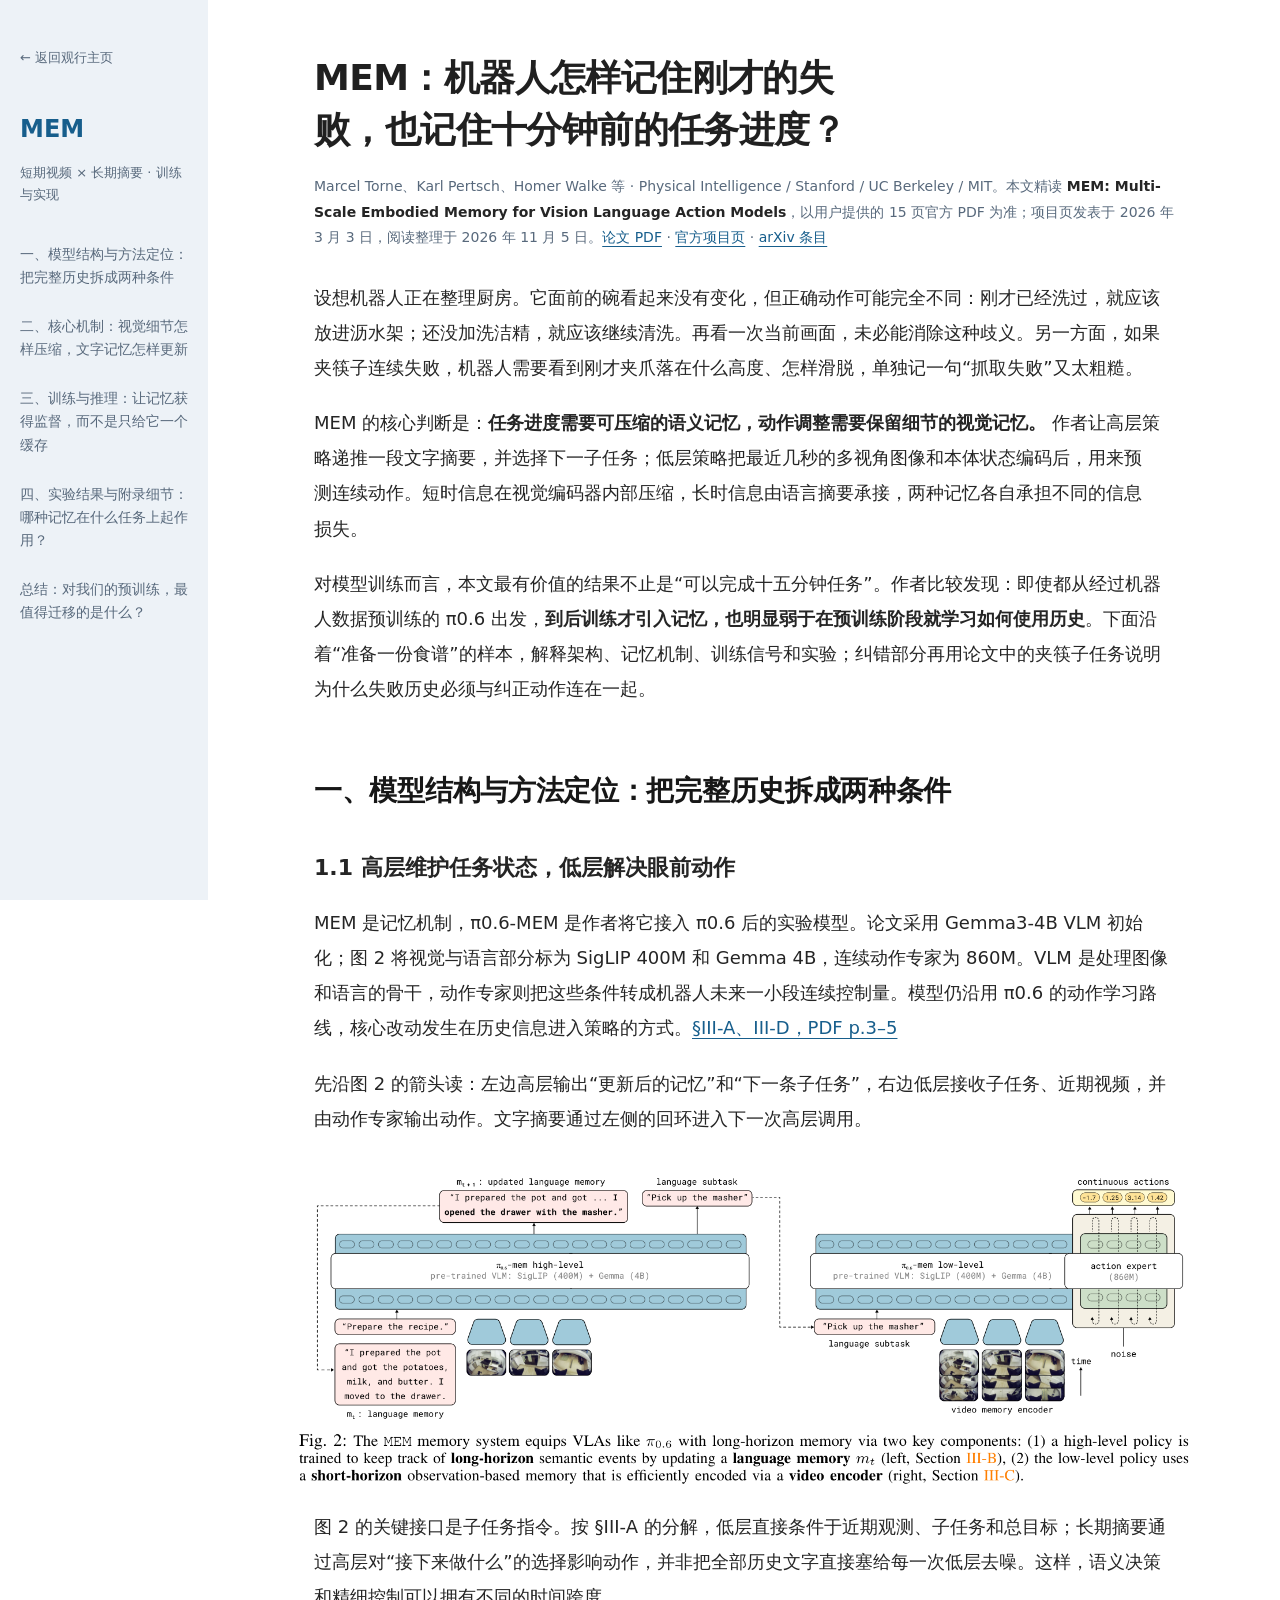
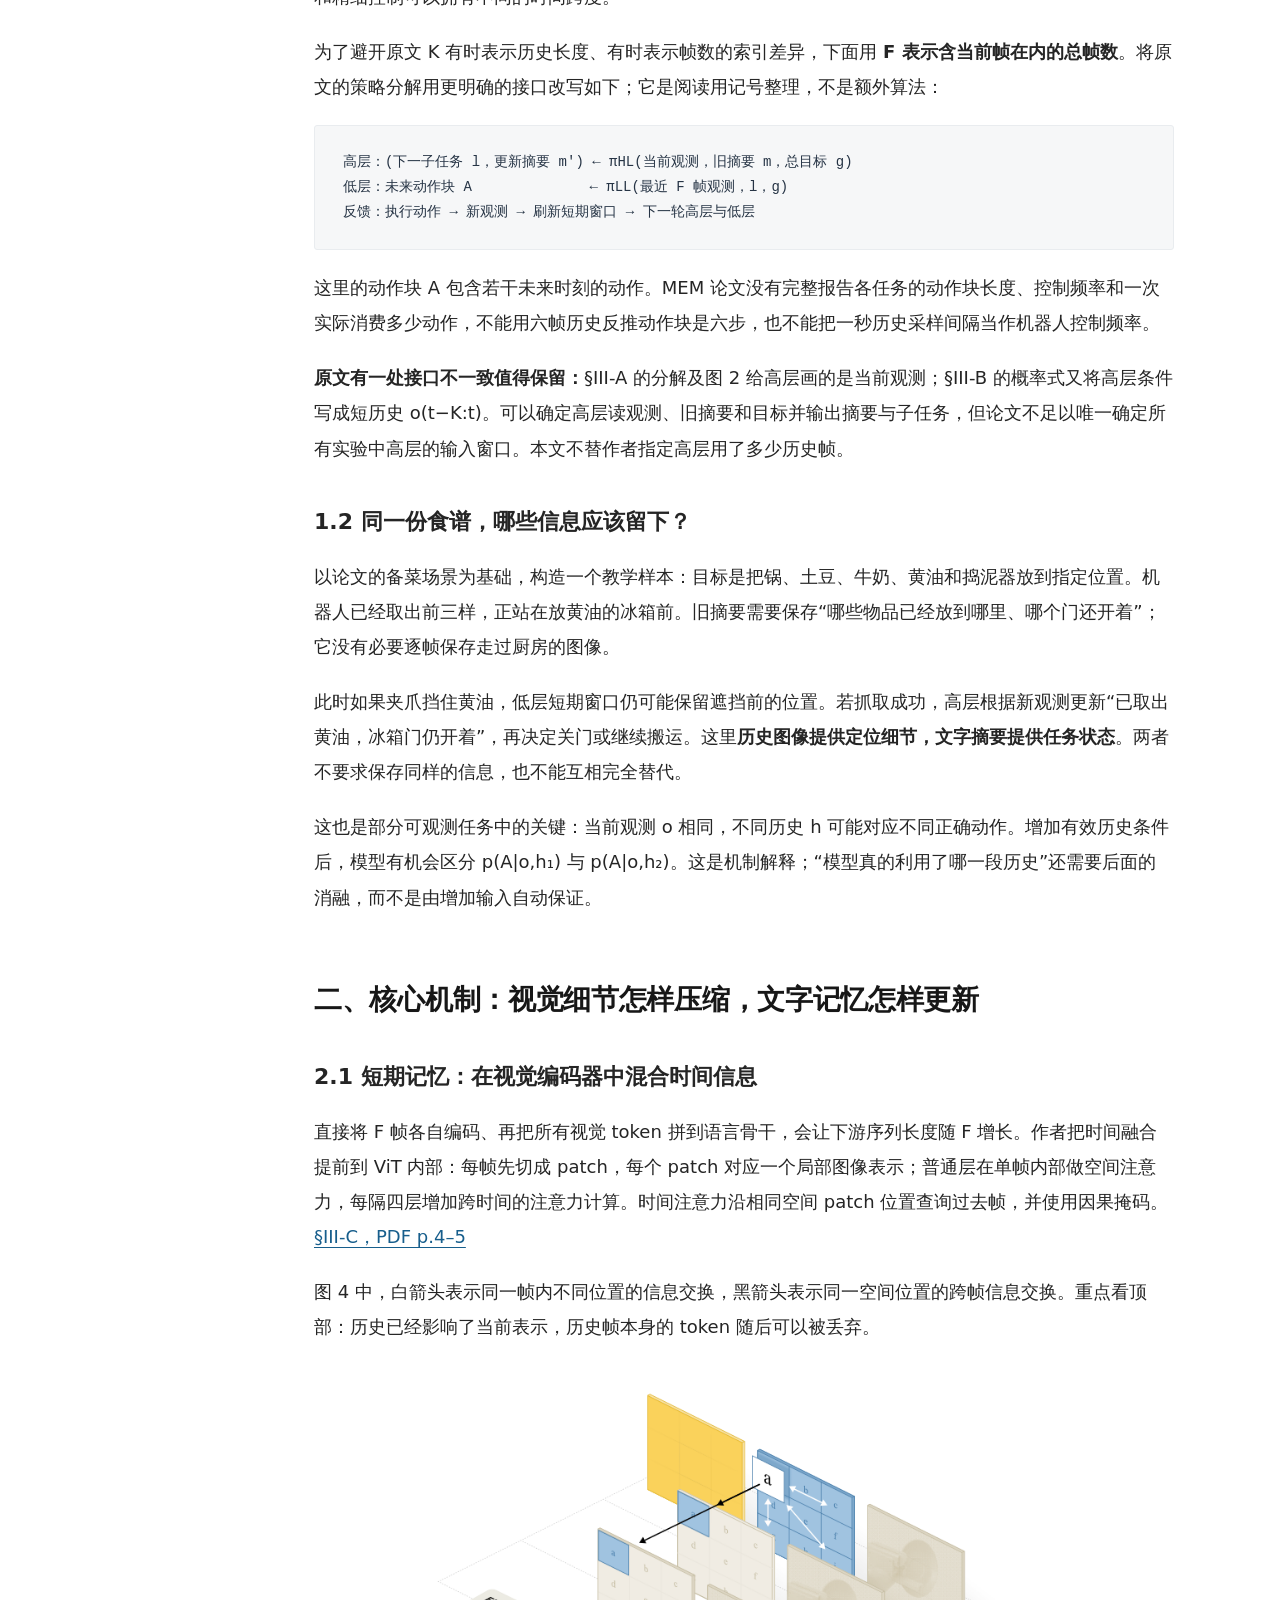
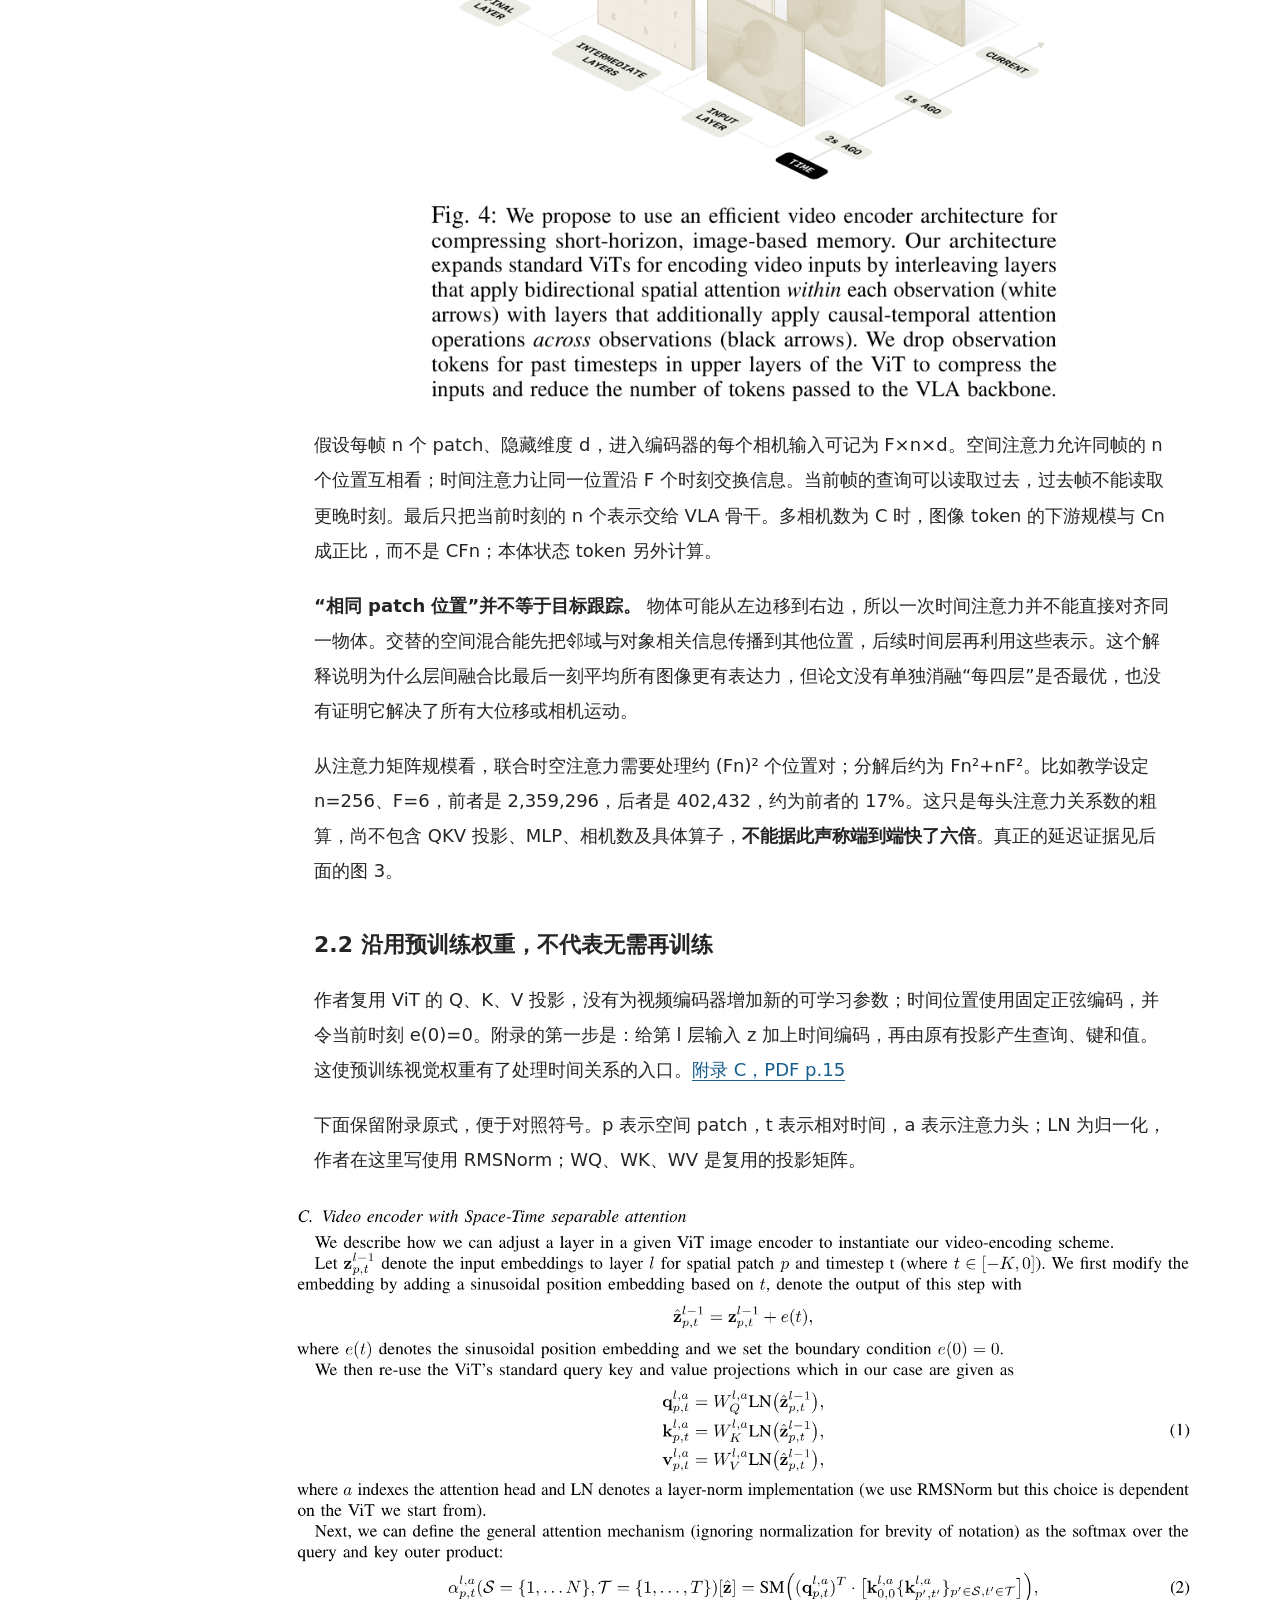
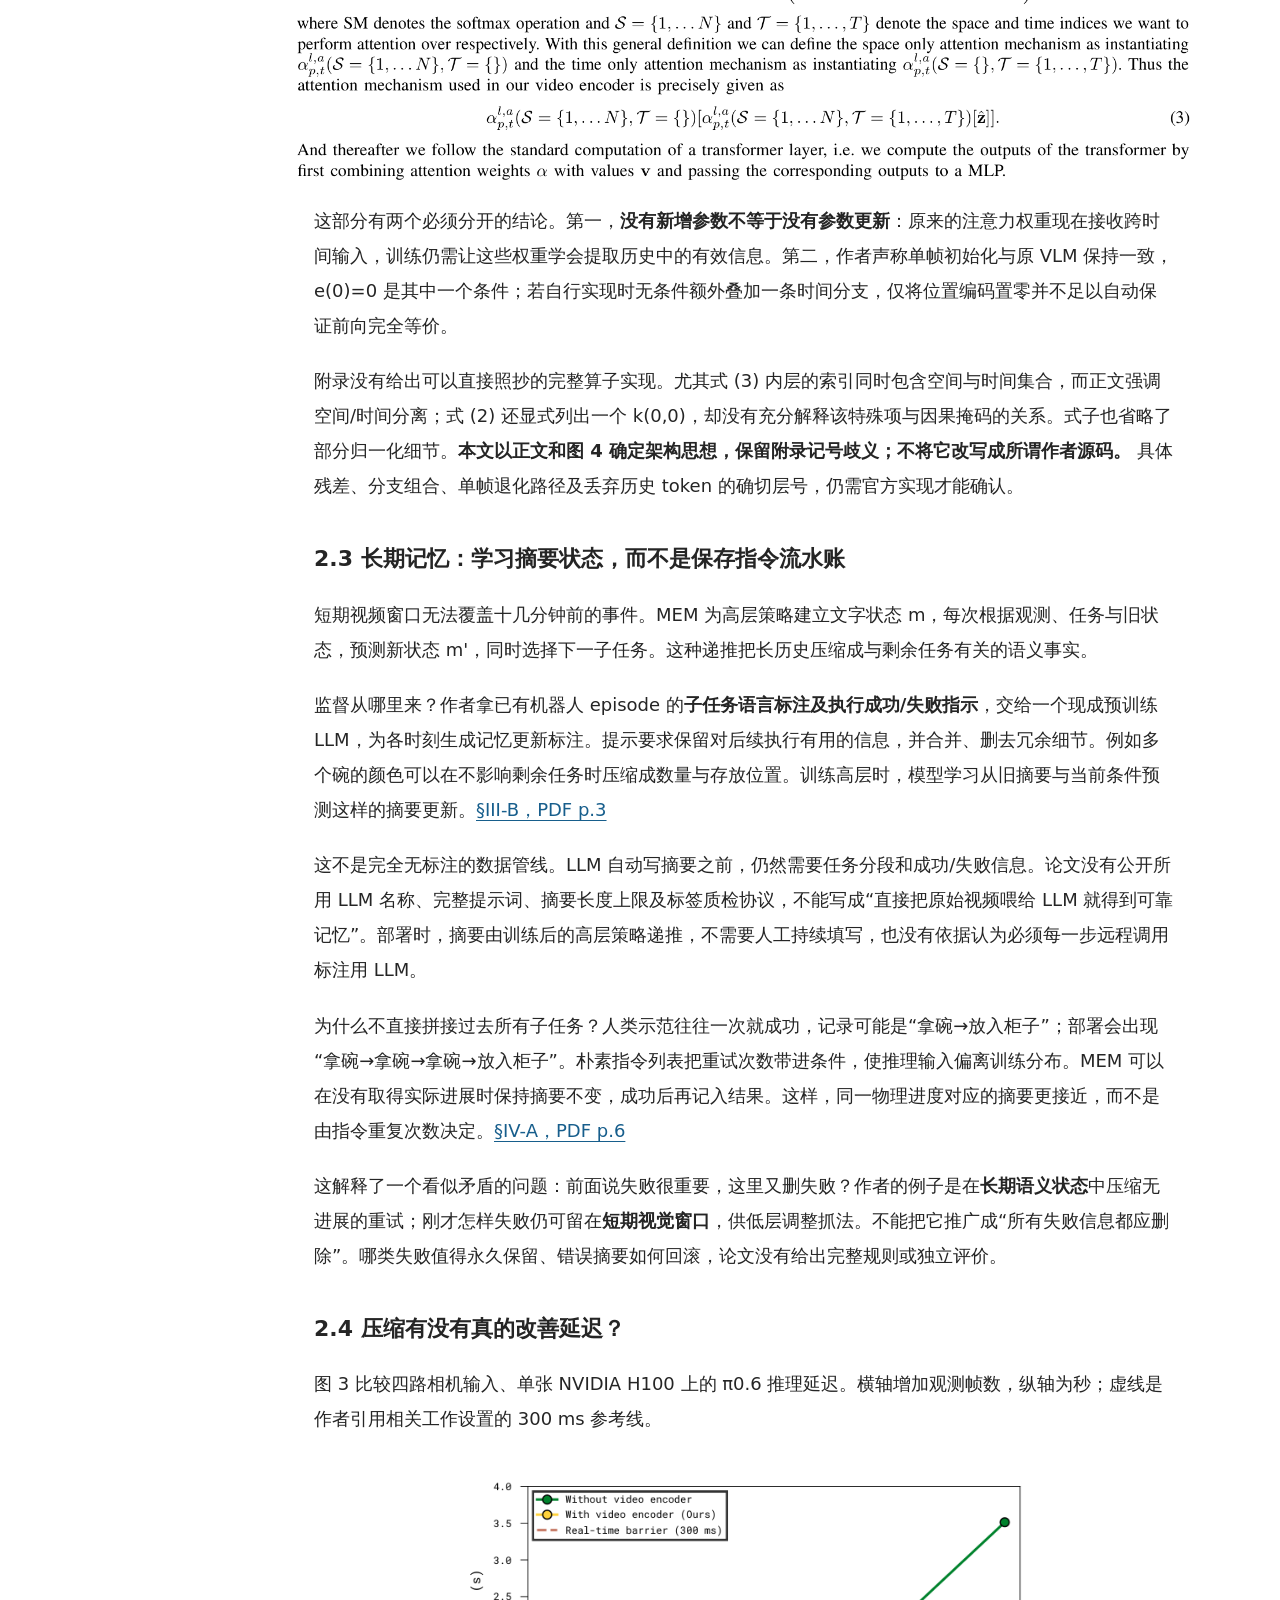
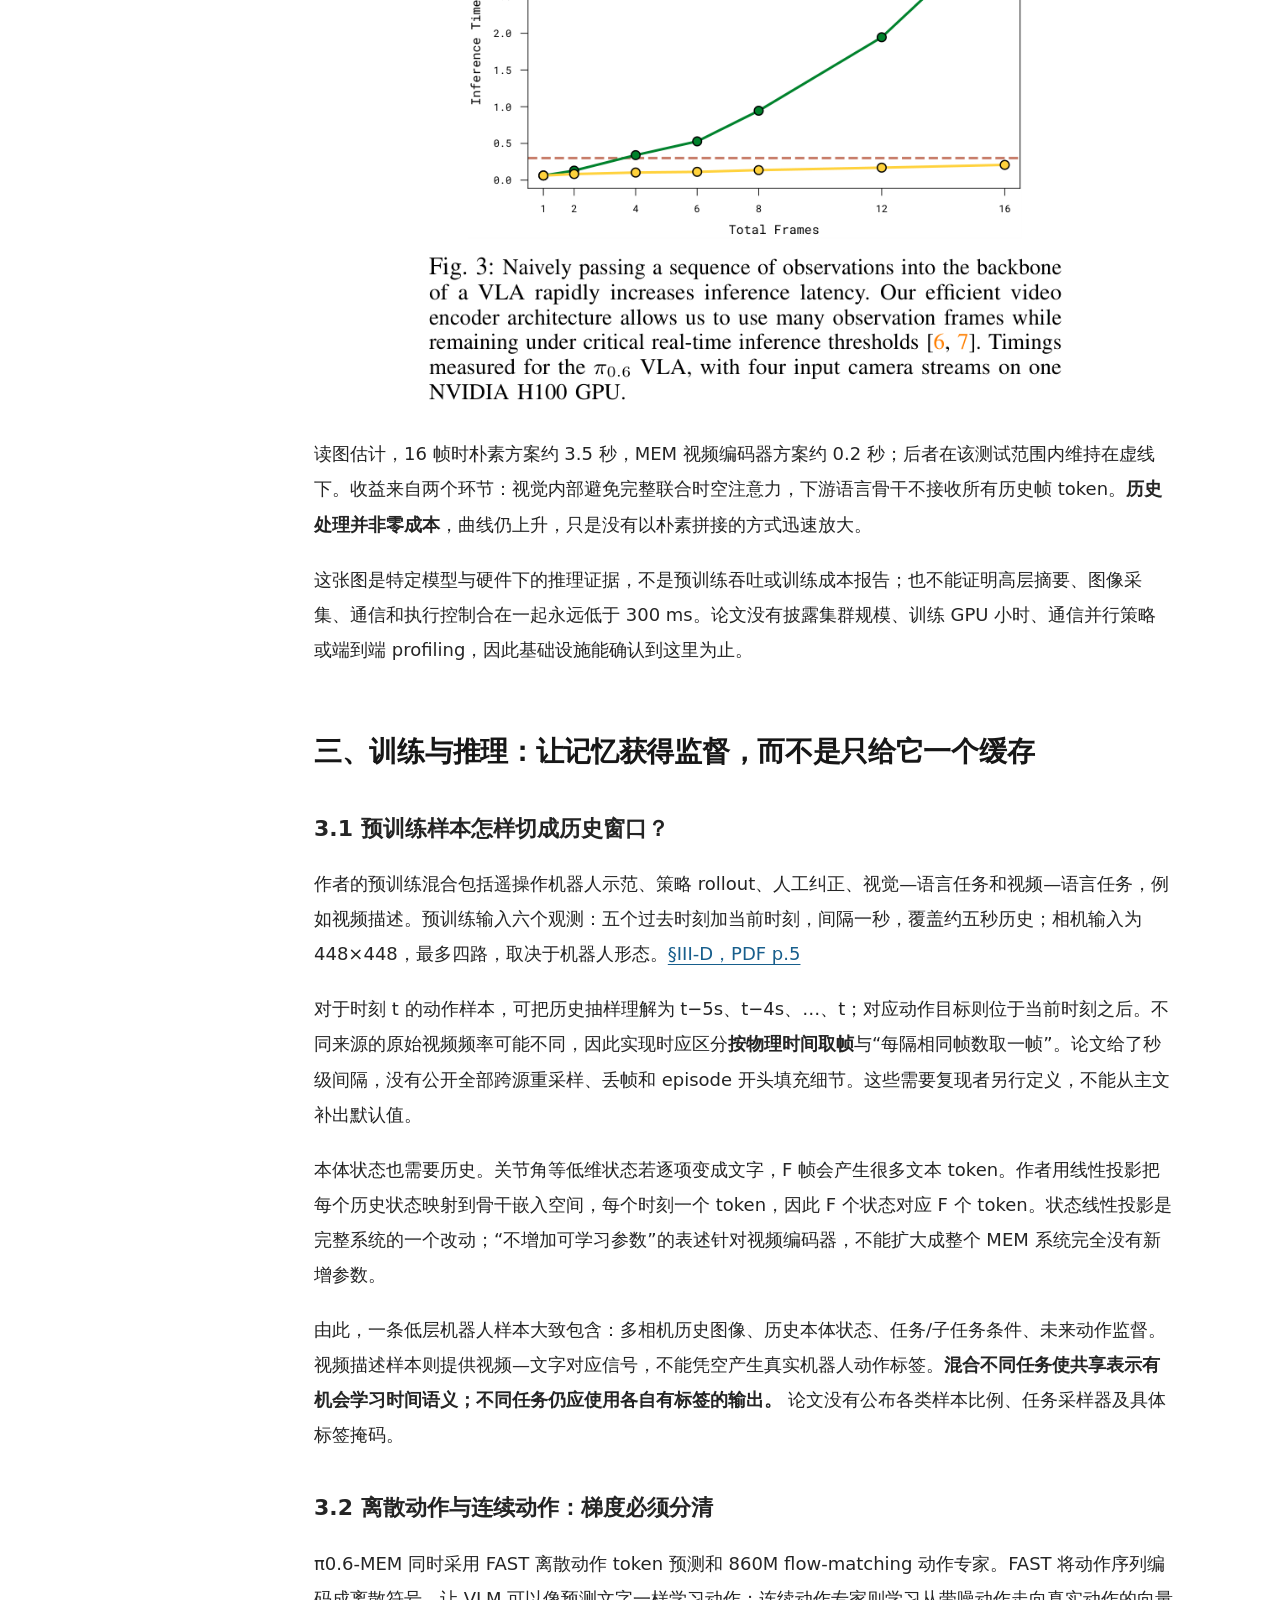
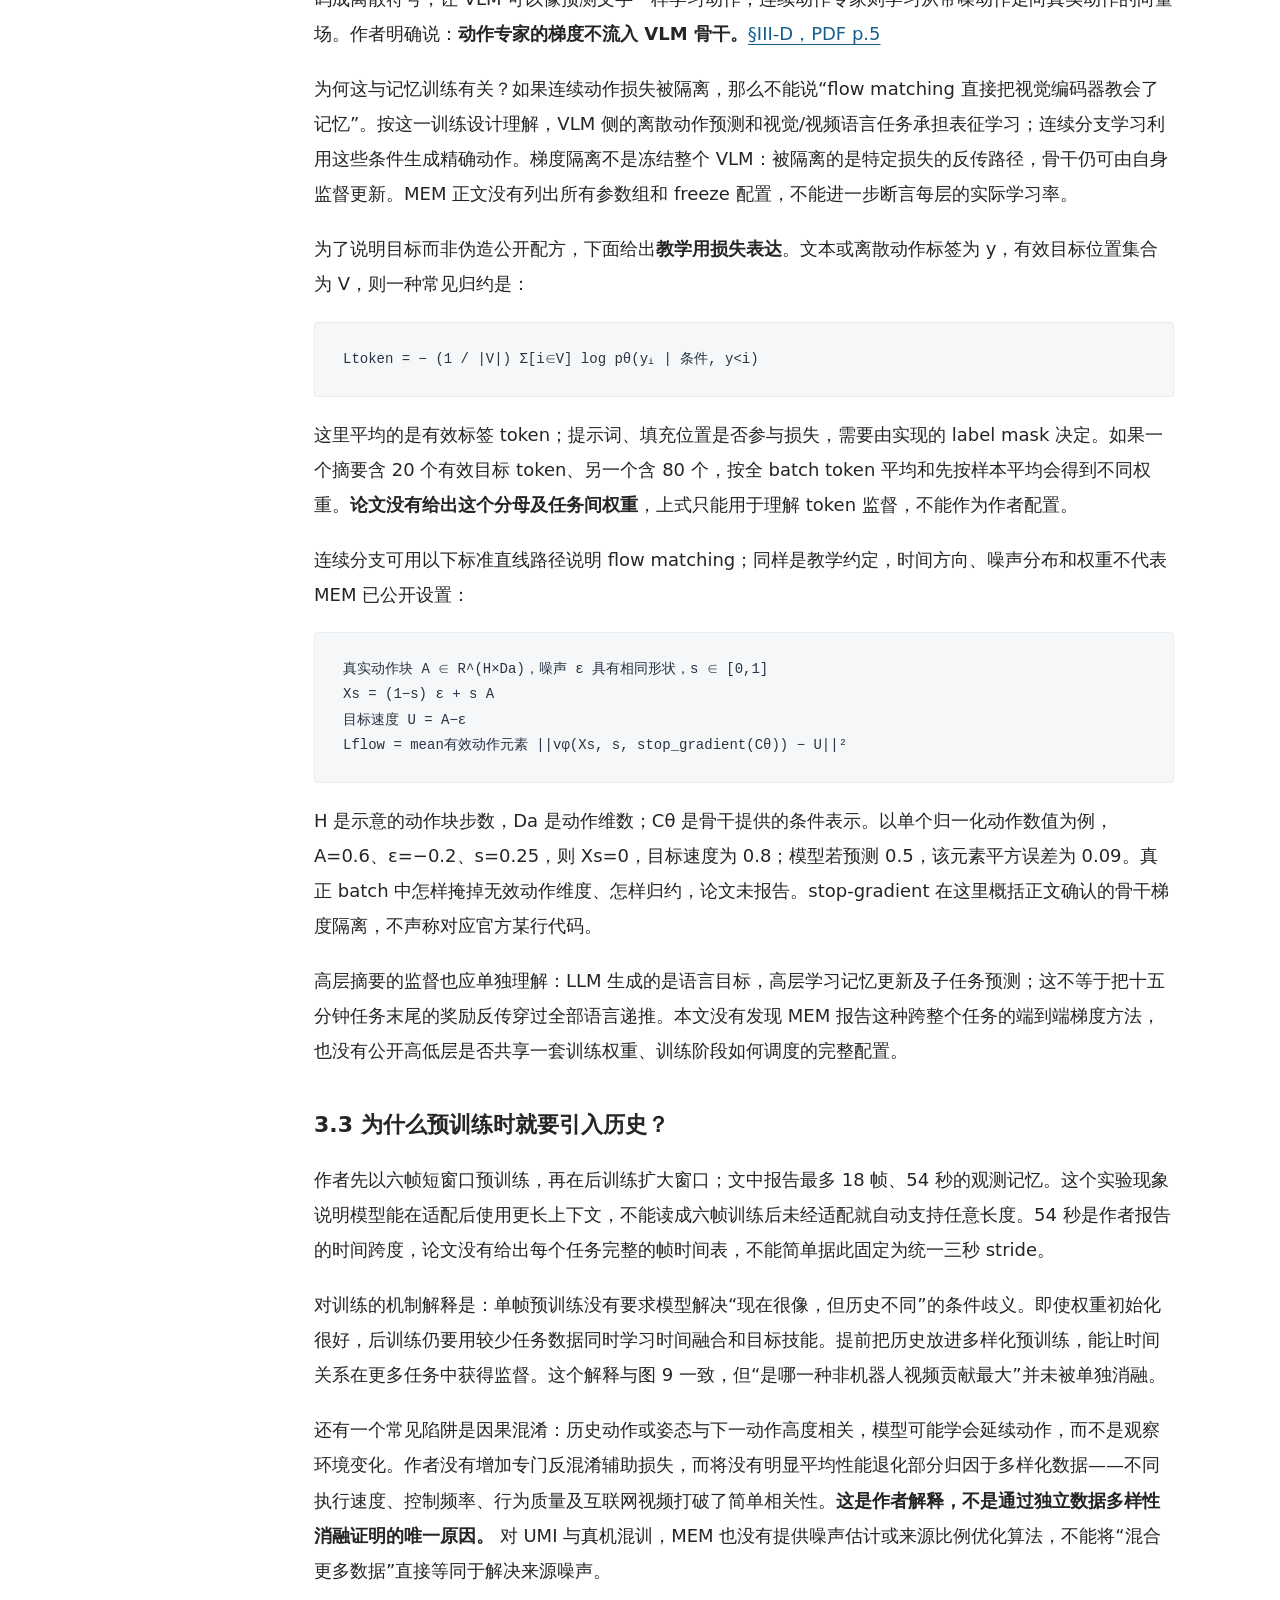
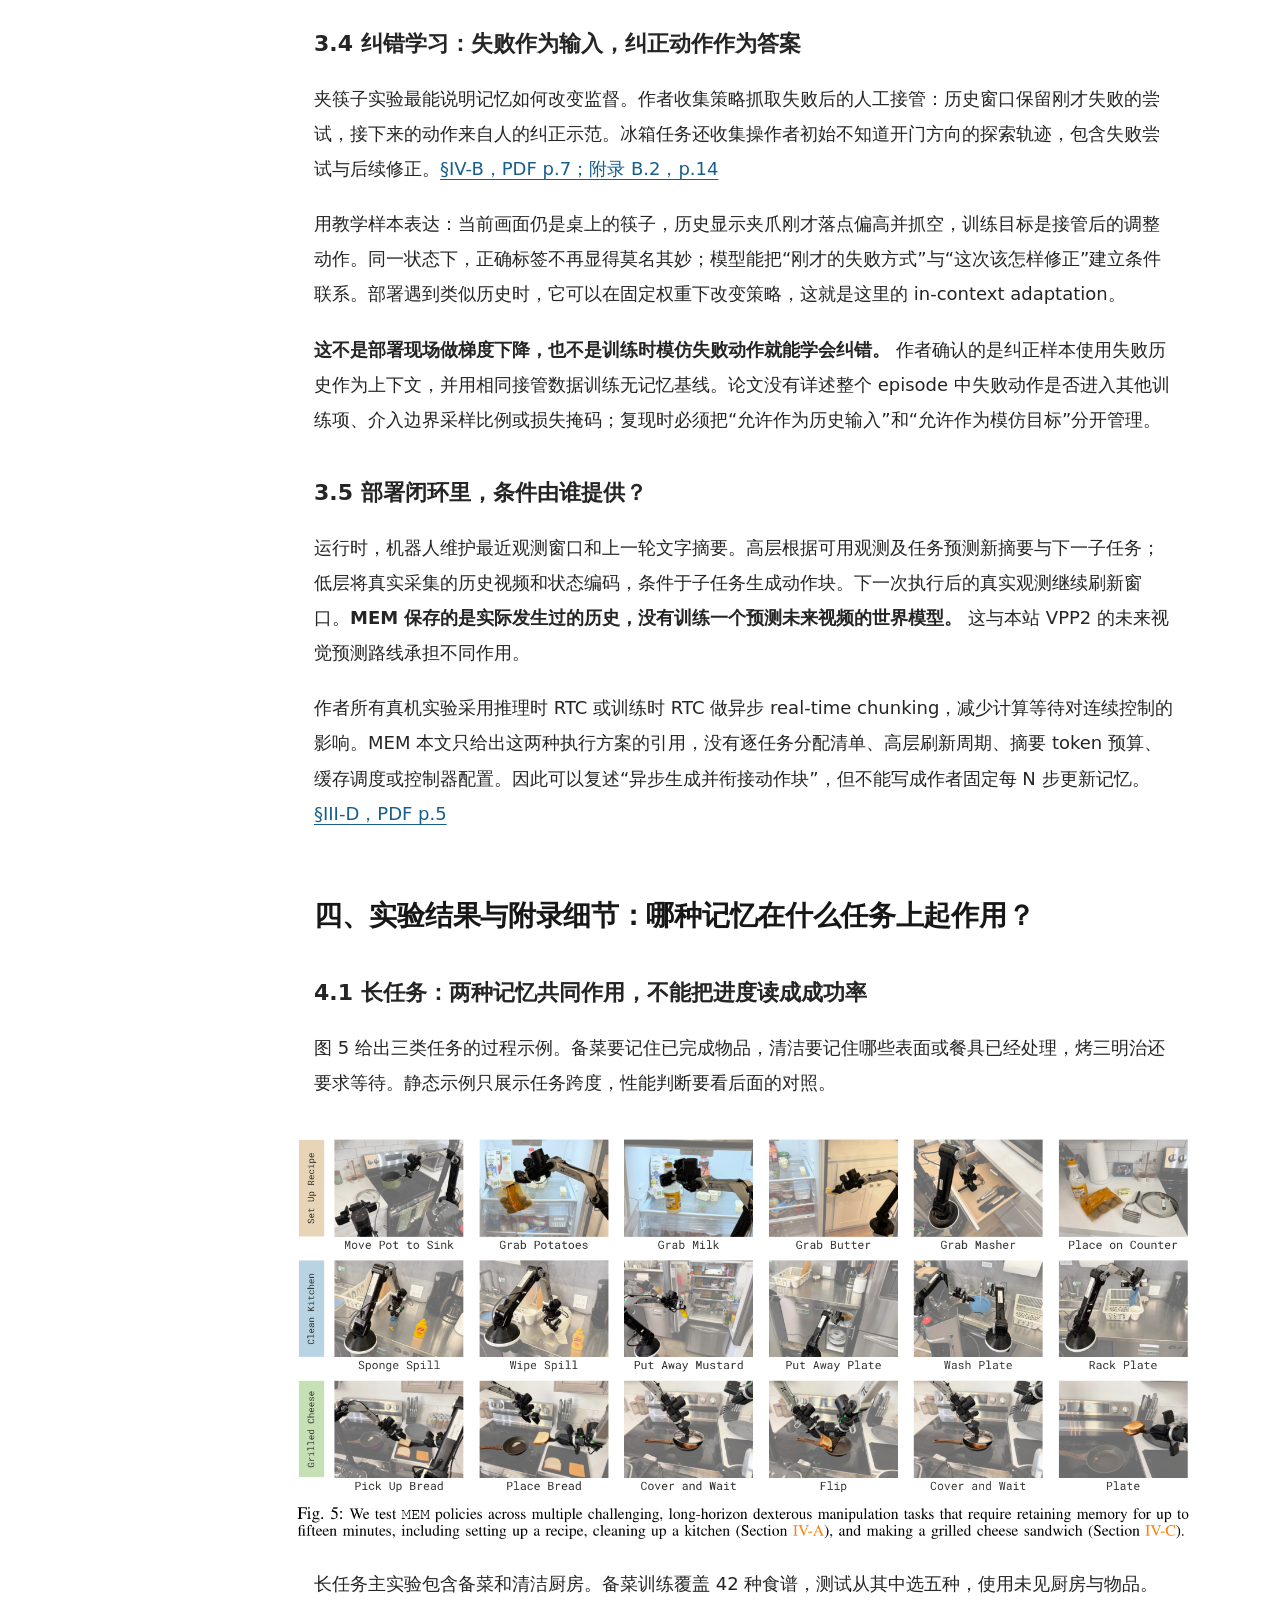
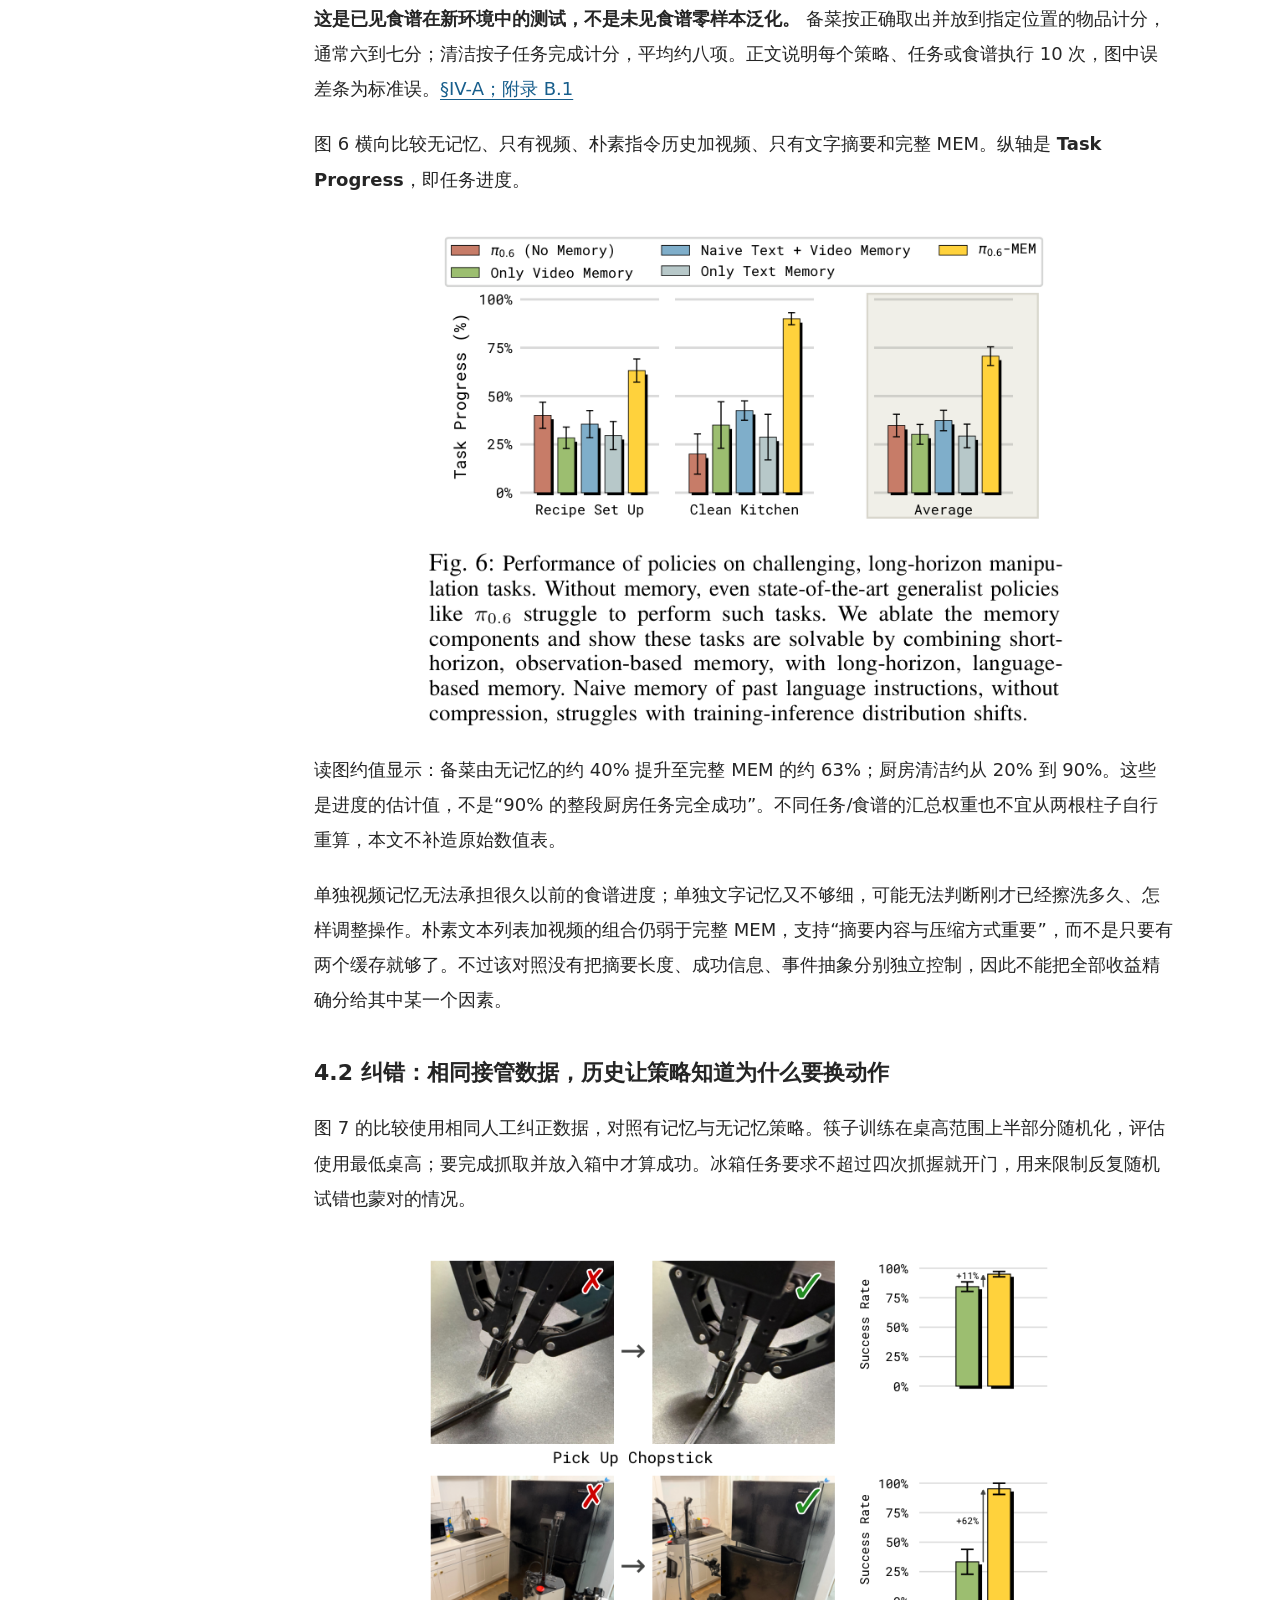
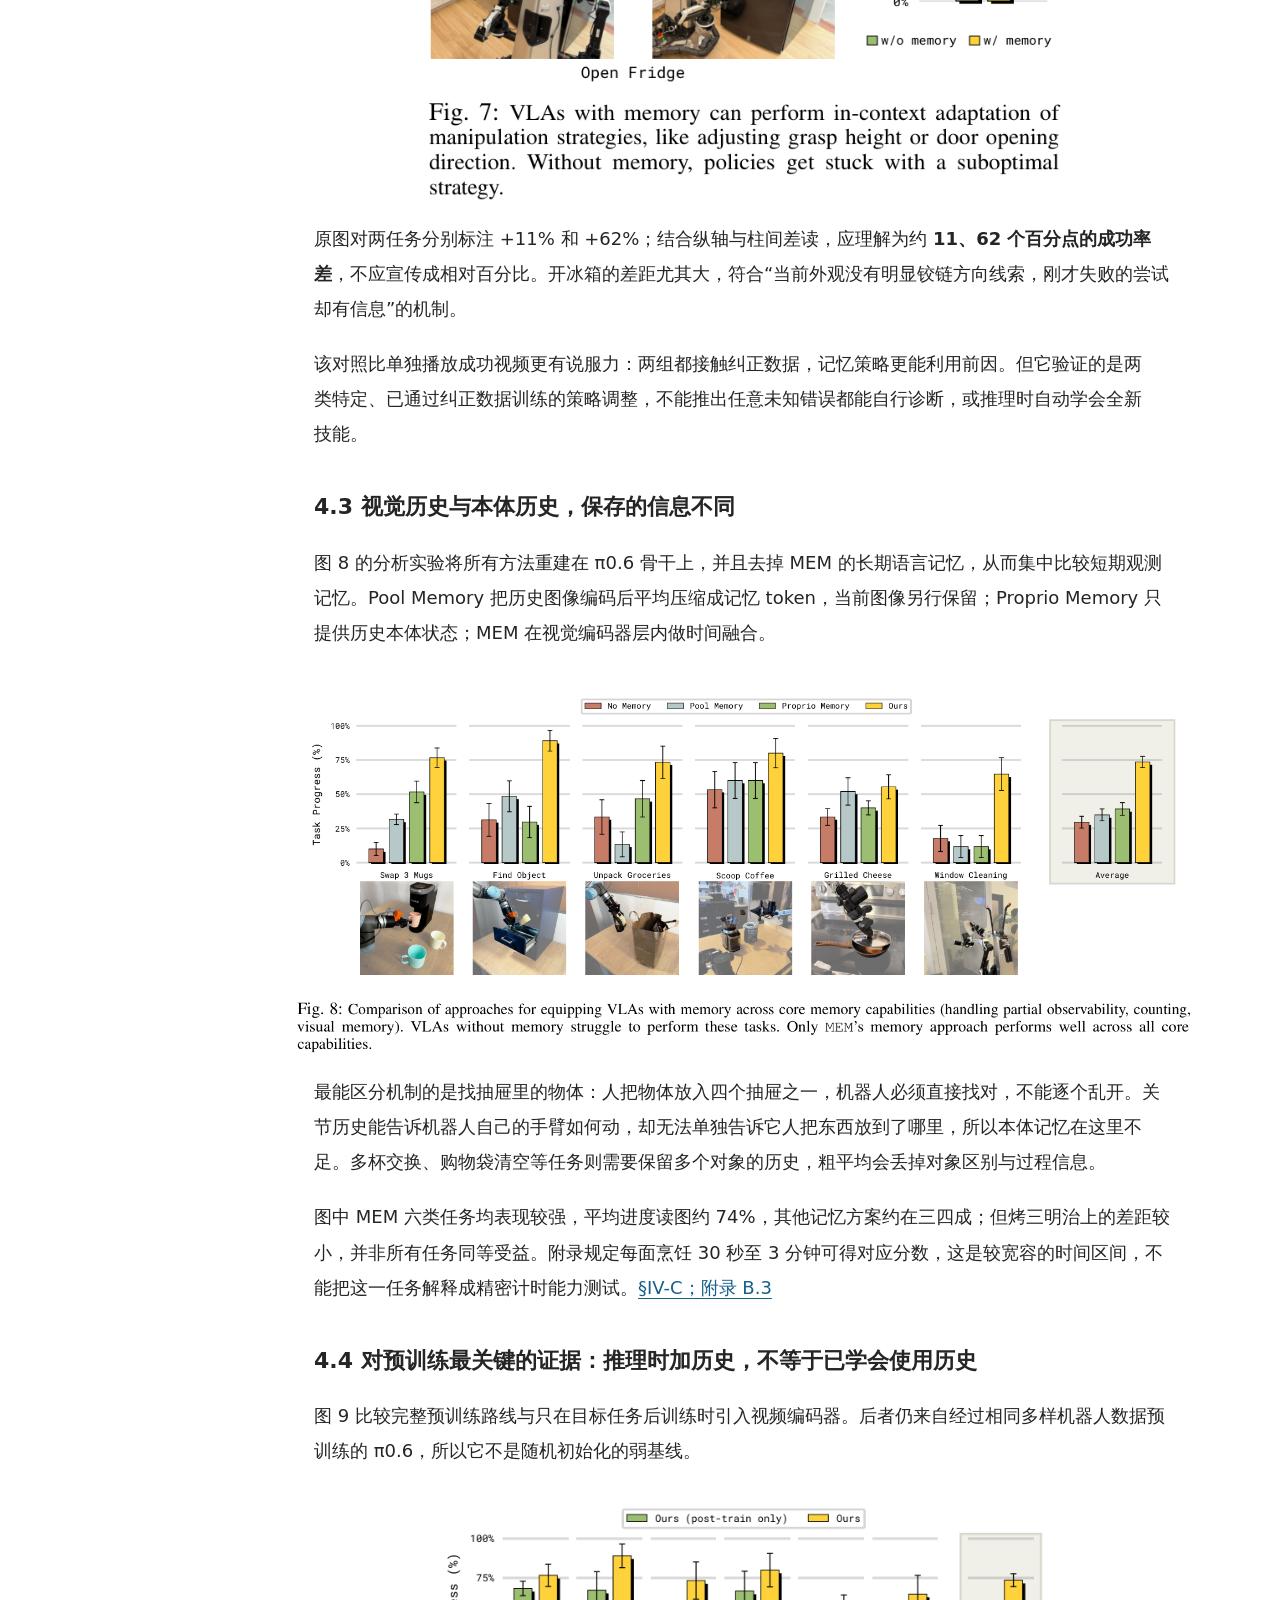
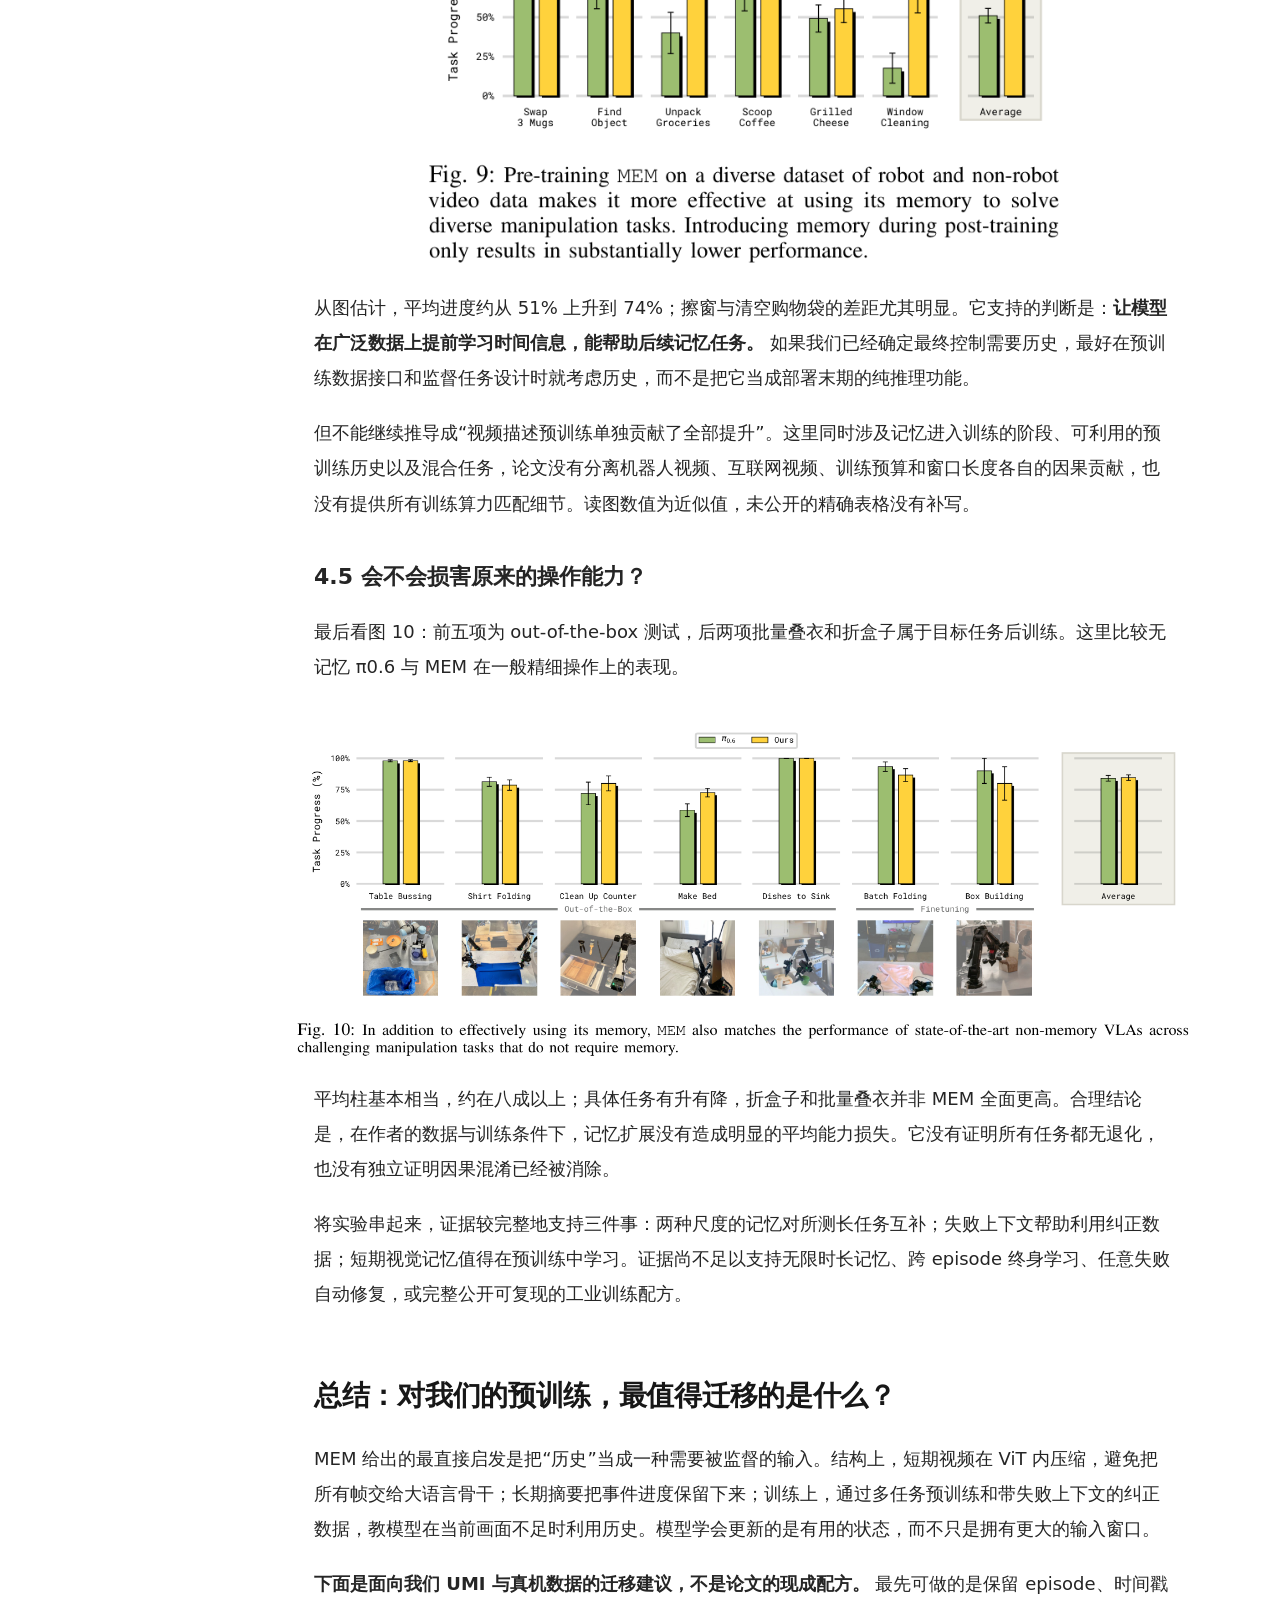
<file: notes/mem/index.html>
<!DOCTYPE html>

<html lang="zh-CN"><head><meta charset="utf-8"/><meta content="width=device-width,initial-scale=1" name="viewport"/><meta content="MEM 中文深入解读：短期视频注意力、长期摘要标注、FAST与动作专家梯度、失败纠正数据和记忆预训练证据。" name="description"/><title>MEM 深读：多尺度具身记忆与预训练 · 观行</title><style>*{box-sizing:border-box}html{scroll-behavior:smooth;scroll-padding-top:24px}body{margin:0;background:#f5f2eb;color:#23323b;font:17px/1.85 system-ui,-apple-system,"Noto Sans CJK SC",sans-serif}aside{position:fixed;width:235px;inset:0 auto 0 0;padding:40px 22px;background:#183d43;color:white;overflow:auto}aside b{font-size:24px}aside small{display:block;color:#bad1cf;margin:12px 0 30px}aside a{display:block;color:#d5e5e2;text-decoration:none;font-size:14px;margin:16px 0}main{max-width:1090px;margin-left:235px;padding:54px 65px 100px}h1{font-size:42px;line-height:1.3;letter-spacing:-1px;margin:0 0 24px}h2{font-size:29px;border-top:2px solid #b7c8c1;padding-top:36px;margin-top:62px;color:#174e50}h3{font-size:22px;margin-top:36px;line-height:1.5}p{margin:18px 0}a{color:#166b76;text-underline-offset:3px}strong{color:#174e50}blockquote{margin:28px 0;padding:12px 24px;border-left:5px solid #bb7a35;background:#f0e7d6}img{max-width:100%;height:auto;display:block;border:1px solid #ddd9cd;border-radius:8px;cursor:zoom-in;margin:24px auto;background:white}table{width:100%;border-collapse:collapse;font-size:15px;display:block;overflow:auto;margin:25px 0}th,td{border-bottom:1px solid #d8ded8;text-align:left;padding:12px;min-width:150px;vertical-align:top}th{background:#e0e9e3}pre{white-space:pre-wrap;overflow-wrap:anywhere;background:#183d43;color:#ecf5ef;padding:25px;border-radius:10px;font-size:14px}li{margin:10px 0}dialog{border:0;padding:10px;width:96vw;max-width:1600px;background:white}dialog::backdrop{background:#000b}dialog img{max-height:88vh;width:auto;border:0;margin:auto;cursor:zoom-out}dialog button{float:right;padding:8px 15px}footer{border-top:1px solid #ccc;margin-top:50px;font-size:13px;color:#666}@media(max-width:950px){aside{position:static;width:auto;padding:20px}aside small{margin:5px 0}aside a{display:inline-block;margin:5px 14px 5px 0}main{margin:0;padding:30px 24px}h1{font-size:32px}h2{font-size:25px}}@media print{aside,dialog{display:none}main{margin:0;padding:0;max-width:none}h2,h3{break-after:avoid}img{max-height:70vh;object-fit:contain}body{font-size:11pt;background:white}}
/* Balanced reading layout */
body{padding-left:248px;background:#f5f3ed}
aside{width:248px;padding:32px 24px;background:#203f36;border-right:1px solid #dce2d8}
aside b{letter-spacing:1px}aside small{line-height:1.8;margin-bottom:28px}
aside a{padding:10px 12px;margin:5px -12px;border-radius:6px;line-height:1.6;transition:background .15s}
aside a:hover,aside a:focus-visible{background:#ffffff14;color:#fff}
aside .home-link{font-size:12px;margin-bottom:32px;color:#c7d6c7}
main{width:100%;max-width:1240px;margin:0 auto;padding:64px clamp(28px,4vw,72px) 100px}
main>h1{max-width:1000px;margin:0 auto 28px;font-size:clamp(32px,2.8vw,46px);line-height:1.45;letter-spacing:-.8px}
main>p,main>h2,main>h3,main>ul,main>ol,main>pre,main>blockquote,main>footer{max-width:880px;margin-left:auto;margin-right:auto}
main>p{margin-top:22px;margin-bottom:22px;line-height:1.95;overflow-wrap:anywhere}
main>h1+p{font-size:13px;color:#718075;max-width:1000px;line-height:1.9}
main>h2{padding-top:38px;margin-top:76px;margin-bottom:30px;font-size:30px;border-top:1px solid #aebdaf}
main>h3{margin-top:42px;margin-bottom:22px;font-size:23px;line-height:1.6}
main>blockquote{margin-top:32px;margin-bottom:40px;padding:14px 26px;border-left:4px solid #ba7748;border-radius:0 8px 8px 0}
main>p:has(>img){max-width:1100px;margin:30px auto 34px;padding:12px;background:#fff;border:1px solid #e1e3db;border-radius:12px;box-shadow:0 6px 22px #293e2c08}
main img{width:100%;margin:0;border:0;border-radius:5px}
main>table{max-width:1100px;margin:30px auto 36px;background:#fff;border:1px solid #dce2d8;border-radius:8px;font-size:15px;line-height:1.8}
th,td{padding:16px 18px;min-width:155px}th{background:#e7ede4}
main>pre{line-height:1.85;padding:26px 30px;background:#203f36}
main>footer{line-height:1.9;padding-top:24px}
a:focus-visible,button:focus-visible{outline:2px solid #bd7a4a;outline-offset:4px}
dialog{max-width:1700px;border-radius:10px}dialog img{max-width:100%;object-fit:contain}
@media(min-width:1700px){body{font-size:18px}main{padding-top:76px}}
@media(max-width:1100px) and (min-width:951px){body{padding-left:216px}aside{width:216px;padding:30px 20px}main{padding-left:30px;padding-right:30px}}
@media(max-width:950px){body{padding-left:0}aside{position:relative;width:100%;padding:22px 24px;border:0}aside .home-link{display:inline-block;margin:0 0 14px;padding:0}aside b{display:block;font-size:21px}aside small{margin:8px 0 14px;font-size:12px}aside>a:not(.home-link){display:inline-block;font-size:12px;margin:3px 5px 3px 0;padding:7px 10px;background:#ffffff0d}main{margin:auto;padding:38px 26px 70px}main>h1{font-size:34px}main>h2{font-size:27px;margin-top:55px}}
@media(max-width:520px){body{font-size:16px}main{padding:30px 20px 60px}main>h1{font-size:29px;line-height:1.5}main>h2{font-size:25px}main>h3{font-size:21px}main>p{line-height:1.9}main>p:has(>img){padding:4px;margin:24px auto;border-radius:7px}main>blockquote{padding:10px 18px}main>pre{font-size:12px;padding:20px 16px}th,td{padding:12px;font-size:13px}aside{padding:20px}aside>a:not(.home-link){font-size:11px}}
@media print{body{padding:0}main{max-width:none;padding:0}main>p:has(>img){box-shadow:none;break-inside:avoid}main>h2,main>h3{break-after:avoid}}
@media(prefers-reduced-motion:reduce){html{scroll-behavior:auto}aside a{transition:none}}
main>h1{text-wrap:balance}main>p{text-wrap:pretty}
main>h1{font-size:clamp(30px,2.7vw,44px)}main>h4{max-width:880px;margin:30px auto 12px;font-size:20px}main>table{font-size:14px}main img{height:auto}dialog img{max-height:84vh;object-fit:contain}dialog .full-image{display:block;text-align:center;padding:8px;font-size:13px}main .ltx{font-size:14px}
</style><link href="../reading.css?v=204d029a8945" rel="stylesheet"/><link href="article.css?v=20261105" rel="stylesheet"/></head><body><aside><a class="home-link" href="../../">← 返回观行主页</a><b>MEM</b><small>短期视频 × 长期摘要 · 训练与实现</small><a href="#s1">一、模型结构与方法定位：把完整历史拆成两种条件</a><a href="#s2">二、核心机制：视觉细节怎样压缩，文字记忆怎样更新</a><a href="#s3">三、训练与推理：让记忆获得监督，而不是只给它一个缓存</a><a href="#s4">四、实验结果与附录细节：哪种记忆在什么任务上起作用？</a><a href="#s5">总结：对我们的预训练，最值得迁移的是什么？</a></aside><main><h1>MEM：机器人怎样记住刚才的失败，也记住十分钟前的任务进度？</h1>
<p>Marcel Torne、Karl Pertsch、Homer Walke 等 · Physical Intelligence / Stanford / UC Berkeley / MIT。本文精读 <strong>MEM: Multi-Scale Embodied Memory for Vision Language Action Models</strong>，以用户提供的 15 页官方 PDF 为准；项目页发表于 2026 年 3 月 3 日，阅读整理于 2026 年 11 月 5 日。<a href="https://www.pi.website/download/Mem.pdf">论文 PDF</a> · <a href="https://www.pi.website/research/memory">官方项目页</a> · <a href="https://arxiv.org/abs/2603.03596">arXiv 条目</a></p>
<p>设想机器人正在整理厨房。它面前的碗看起来没有变化，但正确动作可能完全不同：刚才已经洗过，就应该放进沥水架；还没加洗洁精，就应该继续清洗。再看一次当前画面，未必能消除这种歧义。另一方面，如果夹筷子连续失败，机器人需要看到刚才夹爪落在什么高度、怎样滑脱，单独记一句“抓取失败”又太粗糙。</p>
<p>MEM 的核心判断是：<strong>任务进度需要可压缩的语义记忆，动作调整需要保留细节的视觉记忆。</strong> 作者让高层策略递推一段文字摘要，并选择下一子任务；低层策略把最近几秒的多视角图像和本体状态编码后，用来预测连续动作。短时信息在视觉编码器内部压缩，长时信息由语言摘要承接，两种记忆各自承担不同的信息损失。</p>
<p>对模型训练而言，本文最有价值的结果不止是“可以完成十五分钟任务”。作者比较发现：即使都从经过机器人数据预训练的 π0.6 出发，<strong>到后训练才引入记忆，也明显弱于在预训练阶段就学习如何使用历史</strong>。下面沿着“准备一份食谱”的样本，解释架构、记忆机制、训练信号和实验；纠错部分再用论文中的夹筷子任务说明为什么失败历史必须与纠正动作连在一起。</p>
<h2 id="s1">一、模型结构与方法定位：把完整历史拆成两种条件</h2>
<h3 id="m1">1.1 高层维护任务状态，低层解决眼前动作</h3>
<p>MEM 是记忆机制，π0.6-MEM 是作者将它接入 π0.6 后的实验模型。论文采用 Gemma3-4B VLM 初始化；图 2 将视觉与语言部分标为 SigLIP 400M 和 Gemma 4B，连续动作专家为 860M。VLM 是处理图像和语言的骨干，动作专家则把这些条件转成机器人未来一小段连续控制量。模型仍沿用 π0.6 的动作学习路线，核心改动发生在历史信息进入策略的方式。<a href="https://www.pi.website/download/Mem.pdf#page=3">§III-A、III-D，PDF p.3–5</a></p>
<p>先沿图 2 的箭头读：左边高层输出“更新后的记忆”和“下一条子任务”，右边低层接收子任务、近期视频，并由动作专家输出动作。文字摘要通过左侧的回环进入下一次高层调用。</p>
<p><img alt="图2：高层递推文字记忆，低层编码短期视频并预测动作" loading="lazy" src="assets/figure-2.png" tabindex="0" title="点击放大；Esc 关闭"/></p>
<p>图 2 的关键接口是子任务指令。按 §III-A 的分解，低层直接条件于近期观测、子任务和总目标；长期摘要通过高层对“接下来做什么”的选择影响动作，并非把全部历史文字直接塞给每一次低层去噪。这样，语义决策和精细控制可以拥有不同的时间跨度。</p>
<p>为了避开原文 K 有时表示历史长度、有时表示帧数的索引差异，下面用 <strong>F 表示含当前帧在内的总帧数</strong>。将原文的策略分解用更明确的接口改写如下；它是阅读用记号整理，不是额外算法：</p>
<pre><code class="language-text">高层：(下一子任务 l，更新摘要 m') ← πHL(当前观测，旧摘要 m，总目标 g)
低层：未来动作块 A              ← πLL(最近 F 帧观测，l，g)
反馈：执行动作 → 新观测 → 刷新短期窗口 → 下一轮高层与低层
</code></pre>
<p>这里的动作块 A 包含若干未来时刻的动作。MEM 论文没有完整报告各任务的动作块长度、控制频率和一次实际消费多少动作，不能用六帧历史反推动作块是六步，也不能把一秒历史采样间隔当作机器人控制频率。</p>
<p><strong>原文有一处接口不一致值得保留：</strong>§III-A 的分解及图 2 给高层画的是当前观测；§III-B 的概率式又将高层条件写成短历史 o(t−K:t)。可以确定高层读观测、旧摘要和目标并输出摘要与子任务，但论文不足以唯一确定所有实验中高层的输入窗口。本文不替作者指定高层用了多少历史帧。</p>
<h3 id="m2">1.2 同一份食谱，哪些信息应该留下？</h3>
<p>以论文的备菜场景为基础，构造一个教学样本：目标是把锅、土豆、牛奶、黄油和捣泥器放到指定位置。机器人已经取出前三样，正站在放黄油的冰箱前。旧摘要需要保存“哪些物品已经放到哪里、哪个门还开着”；它没有必要逐帧保存走过厨房的图像。</p>
<p>此时如果夹爪挡住黄油，低层短期窗口仍可能保留遮挡前的位置。若抓取成功，高层根据新观测更新“已取出黄油，冰箱门仍开着”，再决定关门或继续搬运。这里<strong>历史图像提供定位细节，文字摘要提供任务状态</strong>。两者不要求保存同样的信息，也不能互相完全替代。</p>
<p>这也是部分可观测任务中的关键：当前观测 o 相同，不同历史 h 可能对应不同正确动作。增加有效历史条件后，模型有机会区分 p(A|o,h₁) 与 p(A|o,h₂)。这是机制解释；“模型真的利用了哪一段历史”还需要后面的消融，而不是由增加输入自动保证。</p>
<h2 id="s2">二、核心机制：视觉细节怎样压缩，文字记忆怎样更新</h2>
<h3 id="m3">2.1 短期记忆：在视觉编码器中混合时间信息</h3>
<p>直接将 F 帧各自编码、再把所有视觉 token 拼到语言骨干，会让下游序列长度随 F 增长。作者把时间融合提前到 ViT 内部：每帧先切成 patch，每个 patch 对应一个局部图像表示；普通层在单帧内部做空间注意力，每隔四层增加跨时间的注意力计算。时间注意力沿相同空间 patch 位置查询过去帧，并使用因果掩码。<a href="https://www.pi.website/download/Mem.pdf#page=4">§III-C，PDF p.4–5</a></p>
<p>图 4 中，白箭头表示同一帧内不同位置的信息交换，黑箭头表示同一空间位置的跨帧信息交换。重点看顶部：历史已经影响了当前表示，历史帧本身的 token 随后可以被丢弃。</p>
<p><img alt="图4：ViT 中的空间注意力与因果时间注意力" data-column="single" loading="lazy" src="assets/figure-4.png" tabindex="0" title="点击放大；Esc 关闭"/></p>
<p>假设每帧 n 个 patch、隐藏维度 d，进入编码器的每个相机输入可记为 F×n×d。空间注意力允许同帧的 n 个位置互相看；时间注意力让同一位置沿 F 个时刻交换信息。当前帧的查询可以读取过去，过去帧不能读取更晚时刻。最后只把当前时刻的 n 个表示交给 VLA 骨干。多相机数为 C 时，图像 token 的下游规模与 Cn 成正比，而不是 CFn；本体状态 token 另外计算。</p>
<p><strong>“相同 patch 位置”并不等于目标跟踪。</strong> 物体可能从左边移到右边，所以一次时间注意力并不能直接对齐同一物体。交替的空间混合能先把邻域与对象相关信息传播到其他位置，后续时间层再利用这些表示。这个解释说明为什么层间融合比最后一刻平均所有图像更有表达力，但论文没有单独消融“每四层”是否最优，也没有证明它解决了所有大位移或相机运动。</p>
<p>从注意力矩阵规模看，联合时空注意力需要处理约 (Fn)² 个位置对；分解后约为 Fn²+nF²。比如教学设定 n=256、F=6，前者是 2,359,296，后者是 402,432，约为前者的 17%。这只是每头注意力关系数的粗算，尚不包含 QKV 投影、MLP、相机数及具体算子，<strong>不能据此声称端到端快了六倍</strong>。真正的延迟证据见后面的图 3。</p>
<h3 id="m4">2.2 沿用预训练权重，不代表无需再训练</h3>
<p>作者复用 ViT 的 Q、K、V 投影，没有为视频编码器增加新的可学习参数；时间位置使用固定正弦编码，并令当前时刻 e(0)=0。附录的第一步是：给第 l 层输入 z 加上时间编码，再由原有投影产生查询、键和值。这使预训练视觉权重有了处理时间关系的入口。<a href="https://www.pi.website/download/Mem.pdf#page=15">附录 C，PDF p.15</a></p>
<p>下面保留附录原式，便于对照符号。p 表示空间 patch，t 表示相对时间，a 表示注意力头；LN 为归一化，作者在这里写使用 RMSNorm；WQ、WK、WV 是复用的投影矩阵。</p>
<p><img alt="附录C：时间位置编码、复用QKV及注意力公式原文" loading="lazy" src="assets/appendix-c.png" tabindex="0" title="点击放大；Esc 关闭"/></p>
<p>这部分有两个必须分开的结论。第一，<strong>没有新增参数不等于没有参数更新</strong>：原来的注意力权重现在接收跨时间输入，训练仍需让这些权重学会提取历史中的有效信息。第二，作者声称单帧初始化与原 VLM 保持一致，e(0)=0 是其中一个条件；若自行实现时无条件额外叠加一条时间分支，仅将位置编码置零并不足以自动保证前向完全等价。</p>
<p>附录没有给出可以直接照抄的完整算子实现。尤其式 (3) 内层的索引同时包含空间与时间集合，而正文强调空间/时间分离；式 (2) 还显式列出一个 k(0,0)，却没有充分解释该特殊项与因果掩码的关系。式子也省略了部分归一化细节。<strong>本文以正文和图 4 确定架构思想，保留附录记号歧义；不将它改写成所谓作者源码。</strong> 具体残差、分支组合、单帧退化路径及丢弃历史 token 的确切层号，仍需官方实现才能确认。</p>
<h3 id="m5">2.3 长期记忆：学习摘要状态，而不是保存指令流水账</h3>
<p>短期视频窗口无法覆盖十几分钟前的事件。MEM 为高层策略建立文字状态 m，每次根据观测、任务与旧状态，预测新状态 m'，同时选择下一子任务。这种递推把长历史压缩成与剩余任务有关的语义事实。</p>
<p>监督从哪里来？作者拿已有机器人 episode 的<strong>子任务语言标注及执行成功/失败指示</strong>，交给一个现成预训练 LLM，为各时刻生成记忆更新标注。提示要求保留对后续执行有用的信息，并合并、删去冗余细节。例如多个碗的颜色可以在不影响剩余任务时压缩成数量与存放位置。训练高层时，模型学习从旧摘要与当前条件预测这样的摘要更新。<a href="https://www.pi.website/download/Mem.pdf#page=3">§III-B，PDF p.3</a></p>
<p>这不是完全无标注的数据管线。LLM 自动写摘要之前，仍然需要任务分段和成功/失败信息。论文没有公开所用 LLM 名称、完整提示词、摘要长度上限及标签质检协议，不能写成“直接把原始视频喂给 LLM 就得到可靠记忆”。部署时，摘要由训练后的高层策略递推，不需要人工持续填写，也没有依据认为必须每一步远程调用标注用 LLM。</p>
<p>为什么不直接拼接过去所有子任务？人类示范往往一次就成功，记录可能是“拿碗→放入柜子”；部署会出现“拿碗→拿碗→拿碗→放入柜子”。朴素指令列表把重试次数带进条件，使推理输入偏离训练分布。MEM 可以在没有取得实际进展时保持摘要不变，成功后再记入结果。这样，同一物理进度对应的摘要更接近，而不是由指令重复次数决定。<a href="https://www.pi.website/download/Mem.pdf#page=6">§IV-A，PDF p.6</a></p>
<p>这解释了一个看似矛盾的问题：前面说失败很重要，这里又删失败？作者的例子是在<strong>长期语义状态</strong>中压缩无进展的重试；刚才怎样失败仍可留在<strong>短期视觉窗口</strong>，供低层调整抓法。不能把它推广成“所有失败信息都应删除”。哪类失败值得永久保留、错误摘要如何回滚，论文没有给出完整规则或独立评价。</p>
<h3 id="m6">2.4 压缩有没有真的改善延迟？</h3>
<p>图 3 比较四路相机输入、单张 NVIDIA H100 上的 π0.6 推理延迟。横轴增加观测帧数，纵轴为秒；虚线是作者引用相关工作设置的 300 ms 参考线。</p>
<p><img alt="图3：四路相机、单H100下多帧输入的推理延迟" data-column="single" loading="lazy" src="assets/figure-3.png" tabindex="0" title="点击放大；Esc 关闭"/></p>
<p>读图估计，16 帧时朴素方案约 3.5 秒，MEM 视频编码器方案约 0.2 秒；后者在该测试范围内维持在虚线下。收益来自两个环节：视觉内部避免完整联合时空注意力，下游语言骨干不接收所有历史帧 token。<strong>历史处理并非零成本</strong>，曲线仍上升，只是没有以朴素拼接的方式迅速放大。</p>
<p>这张图是特定模型与硬件下的推理证据，不是预训练吞吐或训练成本报告；也不能证明高层摘要、图像采集、通信和执行控制合在一起永远低于 300 ms。论文没有披露集群规模、训练 GPU 小时、通信并行策略或端到端 profiling，因此基础设施能确认到这里为止。</p>
<h2 id="s3">三、训练与推理：让记忆获得监督，而不是只给它一个缓存</h2>
<h3 id="m7">3.1 预训练样本怎样切成历史窗口？</h3>
<p>作者的预训练混合包括遥操作机器人示范、策略 rollout、人工纠正、视觉—语言任务和视频—语言任务，例如视频描述。预训练输入六个观测：五个过去时刻加当前时刻，间隔一秒，覆盖约五秒历史；相机输入为 448×448，最多四路，取决于机器人形态。<a href="https://www.pi.website/download/Mem.pdf#page=5">§III-D，PDF p.5</a></p>
<p>对于时刻 t 的动作样本，可把历史抽样理解为 t−5s、t−4s、…、t；对应动作目标则位于当前时刻之后。不同来源的原始视频频率可能不同，因此实现时应区分<strong>按物理时间取帧</strong>与“每隔相同帧数取一帧”。论文给了秒级间隔，没有公开全部跨源重采样、丢帧和 episode 开头填充细节。这些需要复现者另行定义，不能从主文补出默认值。</p>
<p>本体状态也需要历史。关节角等低维状态若逐项变成文字，F 帧会产生很多文本 token。作者用线性投影把每个历史状态映射到骨干嵌入空间，每个时刻一个 token，因此 F 个状态对应 F 个 token。状态线性投影是完整系统的一个改动；“不增加可学习参数”的表述针对视频编码器，不能扩大成整个 MEM 系统完全没有新增参数。</p>
<p>由此，一条低层机器人样本大致包含：多相机历史图像、历史本体状态、任务/子任务条件、未来动作监督。视频描述样本则提供视频—文字对应信号，不能凭空产生真实机器人动作标签。<strong>混合不同任务使共享表示有机会学习时间语义；不同任务仍应使用各自有标签的输出。</strong> 论文没有公布各类样本比例、任务采样器及具体标签掩码。</p>
<h3 id="m8">3.2 离散动作与连续动作：梯度必须分清</h3>
<p>π0.6-MEM 同时采用 FAST 离散动作 token 预测和 860M flow-matching 动作专家。FAST 将动作序列编码成离散符号，让 VLM 可以像预测文字一样学习动作；连续动作专家则学习从带噪动作走向真实动作的向量场。作者明确说：<strong>动作专家的梯度不流入 VLM 骨干。</strong><a href="https://www.pi.website/download/Mem.pdf#page=5">§III-D，PDF p.5</a></p>
<p>为何这与记忆训练有关？如果连续动作损失被隔离，那么不能说“flow matching 直接把视觉编码器教会了记忆”。按这一训练设计理解，VLM 侧的离散动作预测和视觉/视频语言任务承担表征学习；连续分支学习利用这些条件生成精确动作。梯度隔离不是冻结整个 VLM：被隔离的是特定损失的反传路径，骨干仍可由自身监督更新。MEM 正文没有列出所有参数组和 freeze 配置，不能进一步断言每层的实际学习率。</p>
<p>为了说明目标而非伪造公开配方，下面给出<strong>教学用损失表达</strong>。文本或离散动作标签为 y，有效目标位置集合为 V，则一种常见归约是：</p>
<pre><code class="language-text">Ltoken = − (1 / |V|) Σ[i∈V] log pθ(yᵢ | 条件, y&lt;i)
</code></pre>
<p>这里平均的是有效标签 token；提示词、填充位置是否参与损失，需要由实现的 label mask 决定。如果一个摘要含 20 个有效目标 token、另一个含 80 个，按全 batch token 平均和先按样本平均会得到不同权重。<strong>论文没有给出这个分母及任务间权重</strong>，上式只能用于理解 token 监督，不能作为作者配置。</p>
<p>连续分支可用以下标准直线路径说明 flow matching；同样是教学约定，时间方向、噪声分布和权重不代表 MEM 已公开设置：</p>
<pre><code class="language-text">真实动作块 A ∈ R^(H×Da)，噪声 ε 具有相同形状，s ∈ [0,1]
Xs = (1−s) ε + s A
目标速度 U = A−ε
Lflow = mean有效动作元素 ||vφ(Xs, s, stop_gradient(Cθ)) − U||²
</code></pre>
<p>H 是示意的动作块步数，Da 是动作维数；Cθ 是骨干提供的条件表示。以单个归一化动作数值为例，A=0.6、ε=−0.2、s=0.25，则 Xs=0，目标速度为 0.8；模型若预测 0.5，该元素平方误差为 0.09。真正 batch 中怎样掩掉无效动作维度、怎样归约，论文未报告。stop-gradient 在这里概括正文确认的骨干梯度隔离，不声称对应官方某行代码。</p>
<p>高层摘要的监督也应单独理解：LLM 生成的是语言目标，高层学习记忆更新及子任务预测；这不等于把十五分钟任务末尾的奖励反传穿过全部语言递推。本文没有发现 MEM 报告这种跨整个任务的端到端梯度方法，也没有公开高低层是否共享一套训练权重、训练阶段如何调度的完整配置。</p>
<h3 id="m9">3.3 为什么预训练时就要引入历史？</h3>
<p>作者先以六帧短窗口预训练，再在后训练扩大窗口；文中报告最多 18 帧、54 秒的观测记忆。这个实验现象说明模型能在适配后使用更长上下文，不能读成六帧训练后未经适配就自动支持任意长度。54 秒是作者报告的时间跨度，论文没有给出每个任务完整的帧时间表，不能简单据此固定为统一三秒 stride。</p>
<p>对训练的机制解释是：单帧预训练没有要求模型解决“现在很像，但历史不同”的条件歧义。即使权重初始化很好，后训练仍要用较少任务数据同时学习时间融合和目标技能。提前把历史放进多样化预训练，能让时间关系在更多任务中获得监督。这个解释与图 9 一致，但“是哪一种非机器人视频贡献最大”并未被单独消融。</p>
<p>还有一个常见陷阱是因果混淆：历史动作或姿态与下一动作高度相关，模型可能学会延续动作，而不是观察环境变化。作者没有增加专门反混淆辅助损失，而将没有明显平均性能退化部分归因于多样化数据——不同执行速度、控制频率、行为质量及互联网视频打破了简单相关性。<strong>这是作者解释，不是通过独立数据多样性消融证明的唯一原因。</strong> 对 UMI 与真机混训，MEM 也没有提供噪声估计或来源比例优化算法，不能将“混合更多数据”直接等同于解决来源噪声。</p>
<h3 id="m10">3.4 纠错学习：失败作为输入，纠正动作作为答案</h3>
<p>夹筷子实验最能说明记忆如何改变监督。作者收集策略抓取失败后的人工接管：历史窗口保留刚才失败的尝试，接下来的动作来自人的纠正示范。冰箱任务还收集操作者初始不知道开门方向的探索轨迹，包含失败尝试与后续修正。<a href="https://www.pi.website/download/Mem.pdf#page=7">§IV-B，PDF p.7；附录 B.2，p.14</a></p>
<p>用教学样本表达：当前画面仍是桌上的筷子，历史显示夹爪刚才落点偏高并抓空，训练目标是接管后的调整动作。同一状态下，正确标签不再显得莫名其妙；模型能把“刚才的失败方式”与“这次该怎样修正”建立条件联系。部署遇到类似历史时，它可以在固定权重下改变策略，这就是这里的 in-context adaptation。</p>
<p><strong>这不是部署现场做梯度下降，也不是训练时模仿失败动作就能学会纠错。</strong> 作者确认的是纠正样本使用失败历史作为上下文，并用相同接管数据训练无记忆基线。论文没有详述整个 episode 中失败动作是否进入其他训练项、介入边界采样比例或损失掩码；复现时必须把“允许作为历史输入”和“允许作为模仿目标”分开管理。</p>
<h3 id="m11">3.5 部署闭环里，条件由谁提供？</h3>
<p>运行时，机器人维护最近观测窗口和上一轮文字摘要。高层根据可用观测及任务预测新摘要与下一子任务；低层将真实采集的历史视频和状态编码，条件于子任务生成动作块。下一次执行后的真实观测继续刷新窗口。<strong>MEM 保存的是实际发生过的历史，没有训练一个预测未来视频的世界模型。</strong> 这与本站 VPP2 的未来视觉预测路线承担不同作用。</p>
<p>作者所有真机实验采用推理时 RTC 或训练时 RTC 做异步 real-time chunking，减少计算等待对连续控制的影响。MEM 本文只给出这两种执行方案的引用，没有逐任务分配清单、高层刷新周期、摘要 token 预算、缓存调度或控制器配置。因此可以复述“异步生成并衔接动作块”，但不能写成作者固定每 N 步更新记忆。<a href="https://www.pi.website/download/Mem.pdf#page=5">§III-D，PDF p.5</a></p>
<h2 id="s4">四、实验结果与附录细节：哪种记忆在什么任务上起作用？</h2>
<h3 id="m12">4.1 长任务：两种记忆共同作用，不能把进度读成成功率</h3>
<p>图 5 给出三类任务的过程示例。备菜要记住已完成物品，清洁要记住哪些表面或餐具已经处理，烤三明治还要求等待。静态示例只展示任务跨度，性能判断要看后面的对照。</p>
<p><img alt="图5：备菜、清洁厨房与烤三明治任务序列" loading="lazy" src="assets/figure-5.png" tabindex="0" title="点击放大；Esc 关闭"/></p>
<p>长任务主实验包含备菜和清洁厨房。备菜训练覆盖 42 种食谱，测试从其中选五种，使用未见厨房与物品。<strong>这是已见食谱在新环境中的测试，不是未见食谱零样本泛化。</strong> 备菜按正确取出并放到指定位置的物品计分，通常六到七分；清洁按子任务完成计分，平均约八项。正文说明每个策略、任务或食谱执行 10 次，图中误差条为标准误。<a href="https://www.pi.website/download/Mem.pdf#page=5">§IV-A；附录 B.1</a></p>
<p>图 6 横向比较无记忆、只有视频、朴素指令历史加视频、只有文字摘要和完整 MEM。纵轴是 <strong>Task Progress</strong>，即任务进度。</p>
<p><img alt="图6：长时任务中视频记忆、文字记忆及摘要压缩的消融" data-column="single" loading="lazy" src="assets/figure-6.png" tabindex="0" title="点击放大；Esc 关闭"/></p>
<p>读图约值显示：备菜由无记忆的约 40% 提升至完整 MEM 的约 63%；厨房清洁约从 20% 到 90%。这些是进度的估计值，不是“90% 的整段厨房任务完全成功”。不同任务/食谱的汇总权重也不宜从两根柱子自行重算，本文不补造原始数值表。</p>
<p>单独视频记忆无法承担很久以前的食谱进度；单独文字记忆又不够细，可能无法判断刚才已经擦洗多久、怎样调整操作。朴素文本列表加视频的组合仍弱于完整 MEM，支持“摘要内容与压缩方式重要”，而不是只要有两个缓存就够了。不过该对照没有把摘要长度、成功信息、事件抽象分别独立控制，因此不能把全部收益精确分给其中某一个因素。</p>
<h3 id="m13">4.2 纠错：相同接管数据，历史让策略知道为什么要换动作</h3>
<p>图 7 的比较使用相同人工纠正数据，对照有记忆与无记忆策略。筷子训练在桌高范围上半部分随机化，评估使用最低桌高；要完成抓取并放入箱中才算成功。冰箱任务要求不超过四次抓握就开门，用来限制反复随机试错也蒙对的情况。</p>
<p><img alt="图7：夹筷子与开冰箱中的上下文策略调整" data-column="single" loading="lazy" src="assets/figure-7.png" tabindex="0" title="点击放大；Esc 关闭"/></p>
<p>原图对两任务分别标注 +11% 和 +62%；结合纵轴与柱间差读，应理解为约 <strong>11、62 个百分点的成功率差</strong>，不应宣传成相对百分比。开冰箱的差距尤其大，符合“当前外观没有明显铰链方向线索，刚才失败的尝试却有信息”的机制。</p>
<p>该对照比单独播放成功视频更有说服力：两组都接触纠正数据，记忆策略更能利用前因。但它验证的是两类特定、已通过纠正数据训练的策略调整，不能推出任意未知错误都能自行诊断，或推理时自动学会全新技能。</p>
<h3 id="m14">4.3 视觉历史与本体历史，保存的信息不同</h3>
<p>图 8 的分析实验将所有方法重建在 π0.6 骨干上，并且去掉 MEM 的长期语言记忆，从而集中比较短期观测记忆。Pool Memory 把历史图像编码后平均压缩成记忆 token，当前图像另行保留；Proprio Memory 只提供历史本体状态；MEM 在视觉编码器层内做时间融合。</p>
<p><img alt="图8：不同短期记忆表示在六类记忆任务中的对照" loading="lazy" src="assets/figure-8.png" tabindex="0" title="点击放大；Esc 关闭"/></p>
<p>最能区分机制的是找抽屉里的物体：人把物体放入四个抽屉之一，机器人必须直接找对，不能逐个乱开。关节历史能告诉机器人自己的手臂如何动，却无法单独告诉它人把东西放到了哪里，所以本体记忆在这里不足。多杯交换、购物袋清空等任务则需要保留多个对象的历史，粗平均会丢掉对象区别与过程信息。</p>
<p>图中 MEM 六类任务均表现较强，平均进度读图约 74%，其他记忆方案约在三四成；但烤三明治上的差距较小，并非所有任务同等受益。附录规定每面烹饪 30 秒至 3 分钟可得对应分数，这是较宽容的时间区间，不能把这一任务解释成精密计时能力测试。<a href="https://www.pi.website/download/Mem.pdf#page=7">§IV-C；附录 B.3</a></p>
<h3 id="m15">4.4 对预训练最关键的证据：推理时加历史，不等于已学会使用历史</h3>
<p>图 9 比较完整预训练路线与只在目标任务后训练时引入视频编码器。后者仍来自经过相同多样机器人数据预训练的 π0.6，所以它不是随机初始化的弱基线。</p>
<p><img alt="图9：在预训练中学习记忆与仅后训练引入记忆的对照" data-column="single" loading="lazy" src="assets/figure-9.png" tabindex="0" title="点击放大；Esc 关闭"/></p>
<p>从图估计，平均进度约从 51% 上升到 74%；擦窗与清空购物袋的差距尤其明显。它支持的判断是：<strong>让模型在广泛数据上提前学习时间信息，能帮助后续记忆任务。</strong> 如果我们已经确定最终控制需要历史，最好在预训练数据接口和监督任务设计时就考虑历史，而不是把它当成部署末期的纯推理功能。</p>
<p>但不能继续推导成“视频描述预训练单独贡献了全部提升”。这里同时涉及记忆进入训练的阶段、可利用的预训练历史以及混合任务，论文没有分离机器人视频、互联网视频、训练预算和窗口长度各自的因果贡献，也没有提供所有训练算力匹配细节。读图数值为近似值，未公开的精确表格没有补写。</p>
<h3 id="m16">4.5 会不会损害原来的操作能力？</h3>
<p>最后看图 10：前五项为 out-of-the-box 测试，后两项批量叠衣和折盒子属于目标任务后训练。这里比较无记忆 π0.6 与 MEM 在一般精细操作上的表现。</p>
<p><img alt="图10：记忆模型在一般操作任务上的能力保持" loading="lazy" src="assets/figure-10.png" tabindex="0" title="点击放大；Esc 关闭"/></p>
<p>平均柱基本相当，约在八成以上；具体任务有升有降，折盒子和批量叠衣并非 MEM 全面更高。合理结论是，在作者的数据与训练条件下，记忆扩展没有造成明显的平均能力损失。它没有证明所有任务都无退化，也没有独立证明因果混淆已经被消除。</p>
<p>将实验串起来，证据较完整地支持三件事：两种尺度的记忆对所测长任务互补；失败上下文帮助利用纠正数据；短期视觉记忆值得在预训练中学习。证据尚不足以支持无限时长记忆、跨 episode 终身学习、任意失败自动修复，或完整公开可复现的工业训练配方。</p>
<h2 id="s5">总结：对我们的预训练，最值得迁移的是什么？</h2>
<p>MEM 给出的最直接启发是把“历史”当成一种需要被监督的输入。结构上，短期视频在 ViT 内压缩，避免把所有帧交给大语言骨干；长期摘要把事件进度保留下来；训练上，通过多任务预训练和带失败上下文的纠正数据，教模型在当前画面不足时利用历史。模型学会更新的是有用的状态，而不只是拥有更大的输入窗口。</p>
<p><strong>下面是面向我们 UMI 与真机数据的迁移建议，不是论文的现成配方。</strong> 最先可做的是保留 episode、时间戳和同步状态，构造一致物理时长的历史窗口；如果 UMI 没有与机器人一致的关节状态，不能伪造这一字段，应另行设计来源适用的状态编码与缺失标记。接着选真正需要记忆的评估：遮挡、重复操作、计数、失败后调整，再比较单帧、简单历史融合和 MEM 式编码，而不只看离线动作损失。</p>
<p>如果数据大多是顺利完成的短演示，优先补“失败过程→接管纠正”的连续片段，明确历史可见区域与动作监督区域；如果要做分钟级多阶段任务，再建立子任务及结果标注、摘要生成与人工抽检流程。不要先购买更长上下文的计算预算，却没有让历史决定正确标签的数据。</p>
<p>复现可用信息与缺口如下，方便回查：</p>
<div aria-label="数据表格，可横向滚动" class="table-scroll" role="region" tabindex="0"><table>
<thead>
<tr>
<th>环节</th>
<th>论文明确披露</th>
<th>仍不能据此确定</th>
</tr>
</thead>
<tbody>
<tr>
<td>视觉历史</td>
<td>每四层引入时间计算、因果时间注意力、固定时间编码、输出当前时刻表示</td>
<td>精确算子组合、完整 mask、历史 token 丢弃层号与单帧等价实现</td>
</tr>
<tr>
<td>基座与输入</td>
<td>Gemma3-4B、860M 动作专家、448×448、最多四相机</td>
<td>训练集群、混合精度、显存、吞吐与训练成本</td>
</tr>
<tr>
<td>窗口</td>
<td>预训练六帧、一秒间隔；后训练报告最多18帧、54秒</td>
<td>各任务窗口表、缺帧与边界填充、全部跨源时间对齐规则</td>
</tr>
<tr>
<td>优化</td>
<td>FAST 与 flow matching；动作专家梯度不流入 VLM 骨干</td>
<td>loss 权重和归约、学习率、batch、步数、所有可训练参数组</td>
</tr>
<tr>
<td>数据</td>
<td>遥操作、rollout、纠正、图文与视频语言混合</td>
<td>总小时数、来源配比、过滤标准、纠正段采样和目标 mask</td>
</tr>
<tr>
<td>文字记忆</td>
<td>子任务及成功/失败信息经 LLM 生成摘要标签；高层递推摘要</td>
<td>标注 LLM、完整提示、摘要预算、错误摘要恢复、高层更新频率</td>
</tr>
<tr>
<td>执行</td>
<td>真机采用推理时或训练时 RTC</td>
<td>各任务采用哪种、动作块/消费长度、控制频率与调度细节</td>
</tr>
</tbody>
</table></div>
<p>本次在论文、官方项目页及官方代码线索检索范围内，没有获得与该实验一一对应的 MEM 训练实现与配置。网上的第三方复现不作为作者实现证据。这里已明确的部分足够指导原型设计，但还不足以声称照搬即可复现论文成绩。</p>
<h3 id="m17">来源与阅读材料</h3>
<ul>
<li>一手主来源：<a href="https://www.pi.website/download/Mem.pdf">官方 MEM PDF，15 页</a>。方法 §III，实验 §IV，评分协议附录 B，注意力原式附录 C。下载文件 SHA-256 为 <code>63413aa32bb2b070ae0a0cbc5d5a2eb77686308725e48f15bcaa338bd3d644aa</code>，避免动态下载链接后续更新造成版本混淆。</li>
<li>补充入口：<a href="https://www.pi.website/research/memory">官方项目页</a>与 <a href="https://arxiv.org/abs/2603.03596">arXiv:2603.03596</a>。技术数字与图表以本次官方 PDF 为准，未逐帧审计演示视频。</li>
<li>表达组织参考：梦落花的<a href="https://zhuanlan.zhihu.com/p/2028423606628102667">π0.7 解读文章</a>，沿用已确认的章节职责与图文讲解节奏。本文正文原创，方法事实来自 MEM 原文；原图归论文作者所有。</li>
<li>本文工作材料：<a href="report.md">Markdown 正文</a>、<a href="source_map.json">来源映射</a>、<a href="visual_manifest.json">图表核验清单</a>。全文包含九张论文原图与附录公式裁图；图 1 总览与图 2/任务图重复，未在正文再放一次。</li>
</ul><footer>2026-11-05 · 实现深读更新。论文、报告与固定版本代码分别标注；未运行模型训练或推理。原始图表归作者所有。</footer></main><dialog id="zoom"><button onclick="this.parentNode.close()">关闭 ×</button><img alt="放大的论文图表"/><a class="full-image" rel="noopener" target="_blank">在新窗口查看原尺寸 ↗</a></dialog><script>const d=document.querySelector('#zoom');document.querySelectorAll('main img').forEach(i=>{function show(){d.querySelector('img').src=i.src;d.querySelector('img').alt=i.alt;d.querySelector('.full-image').href=i.src;d.showModal()}i.onclick=show;i.onkeydown=e=>{if(e.key==='Enter')show()}});d.querySelector('img').onclick=()=>d.close();</script></body></html>
</file>
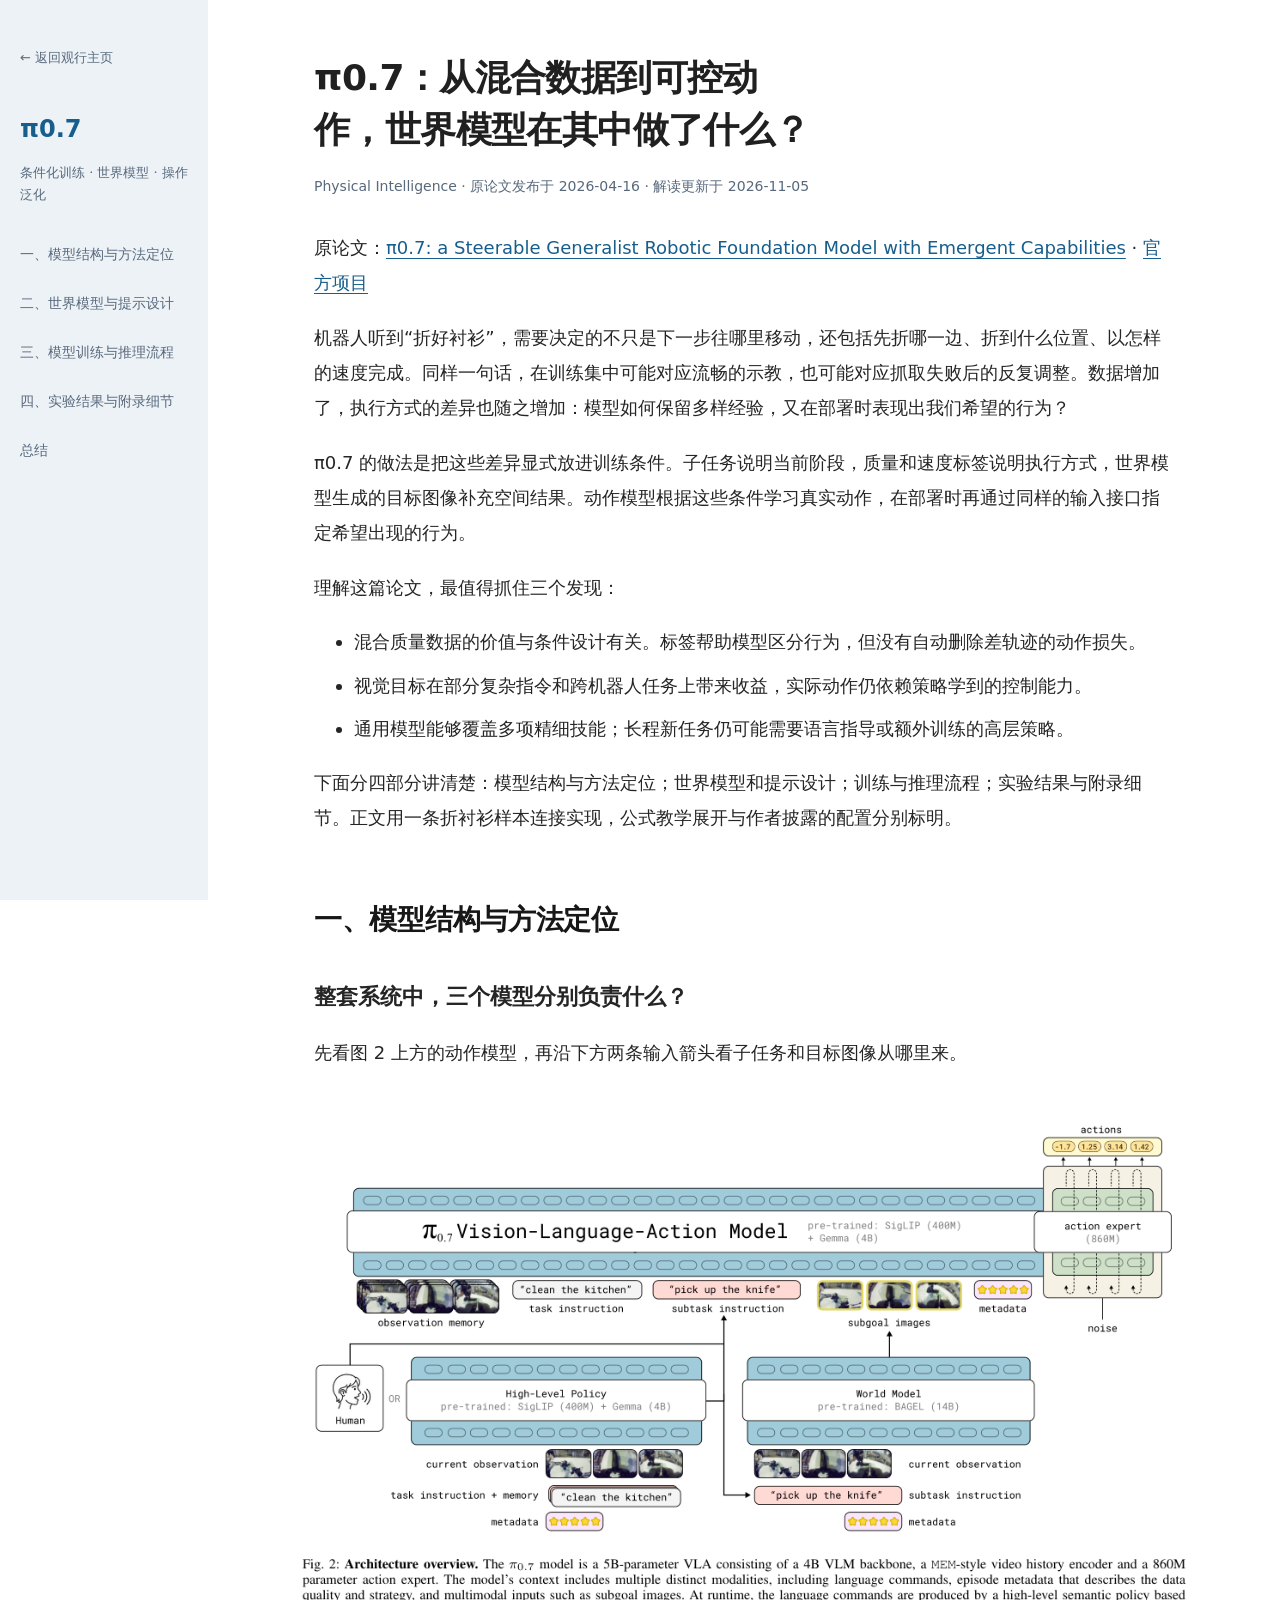
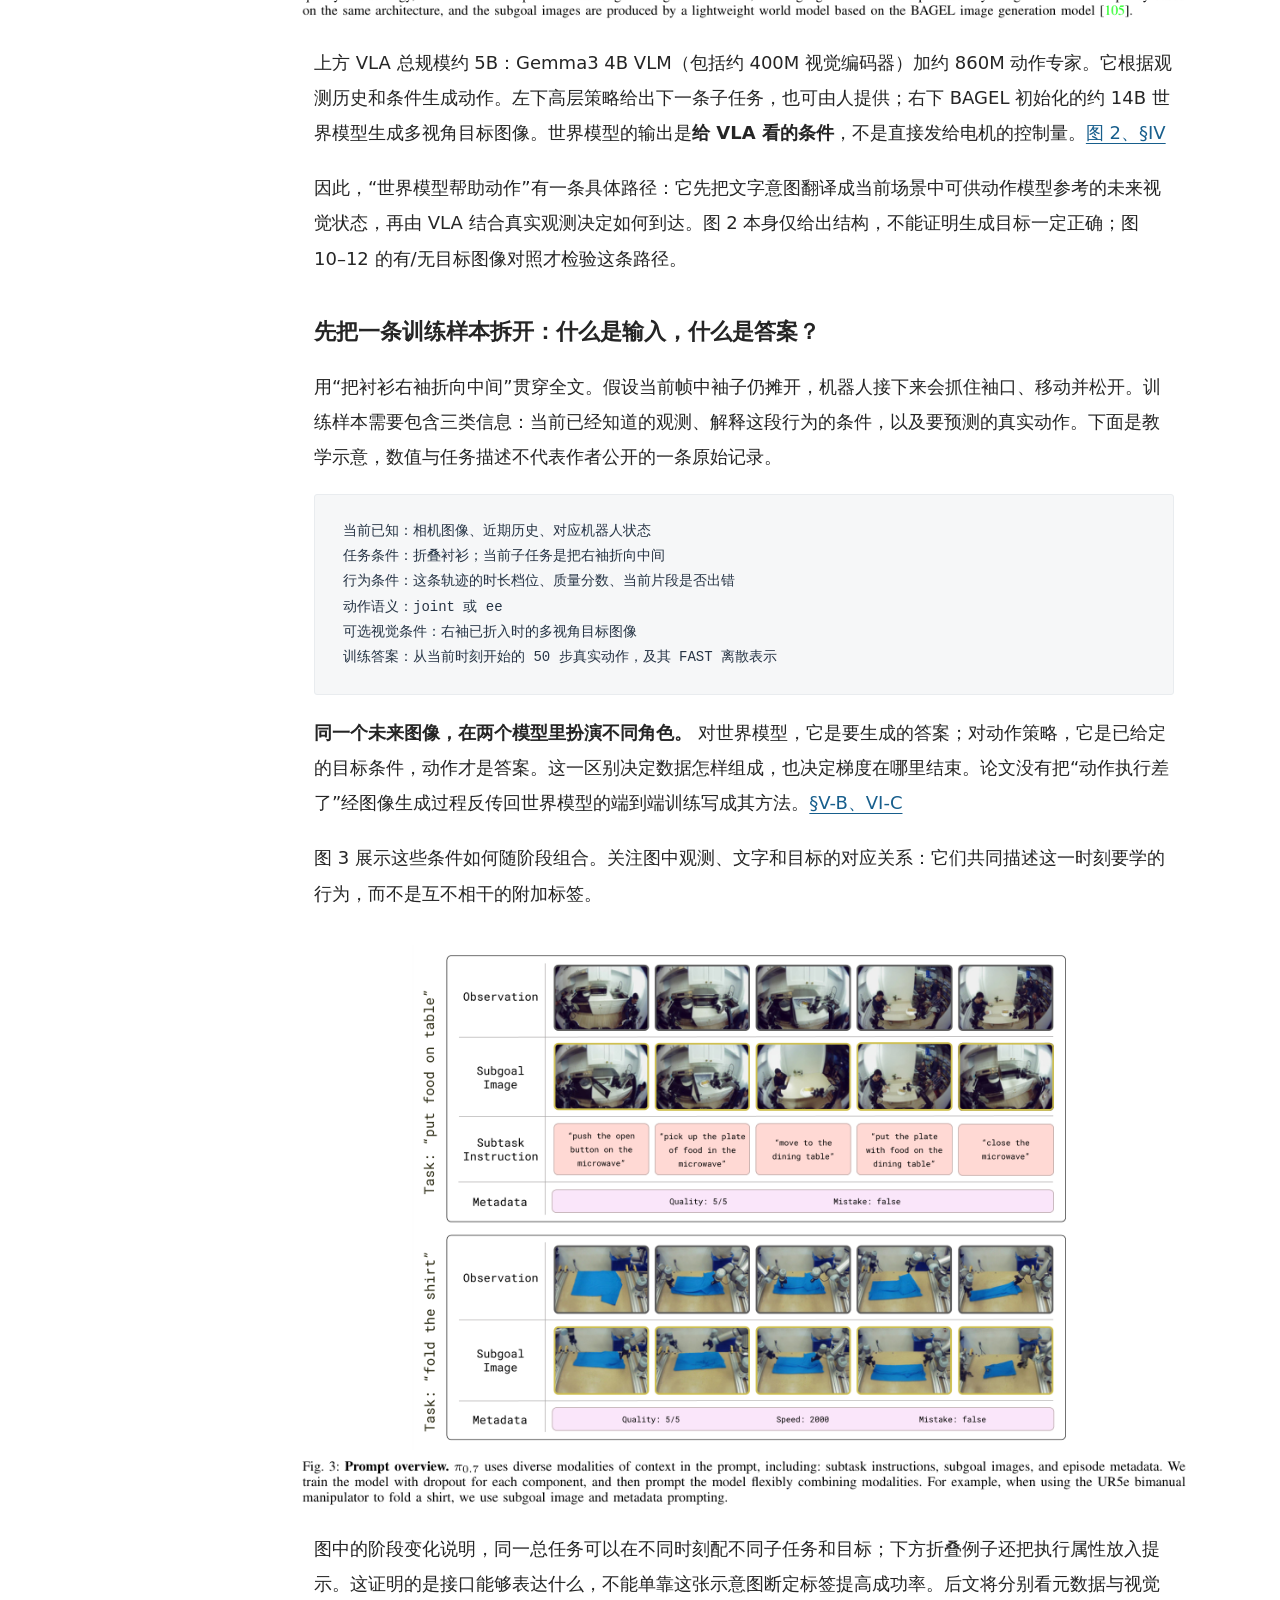
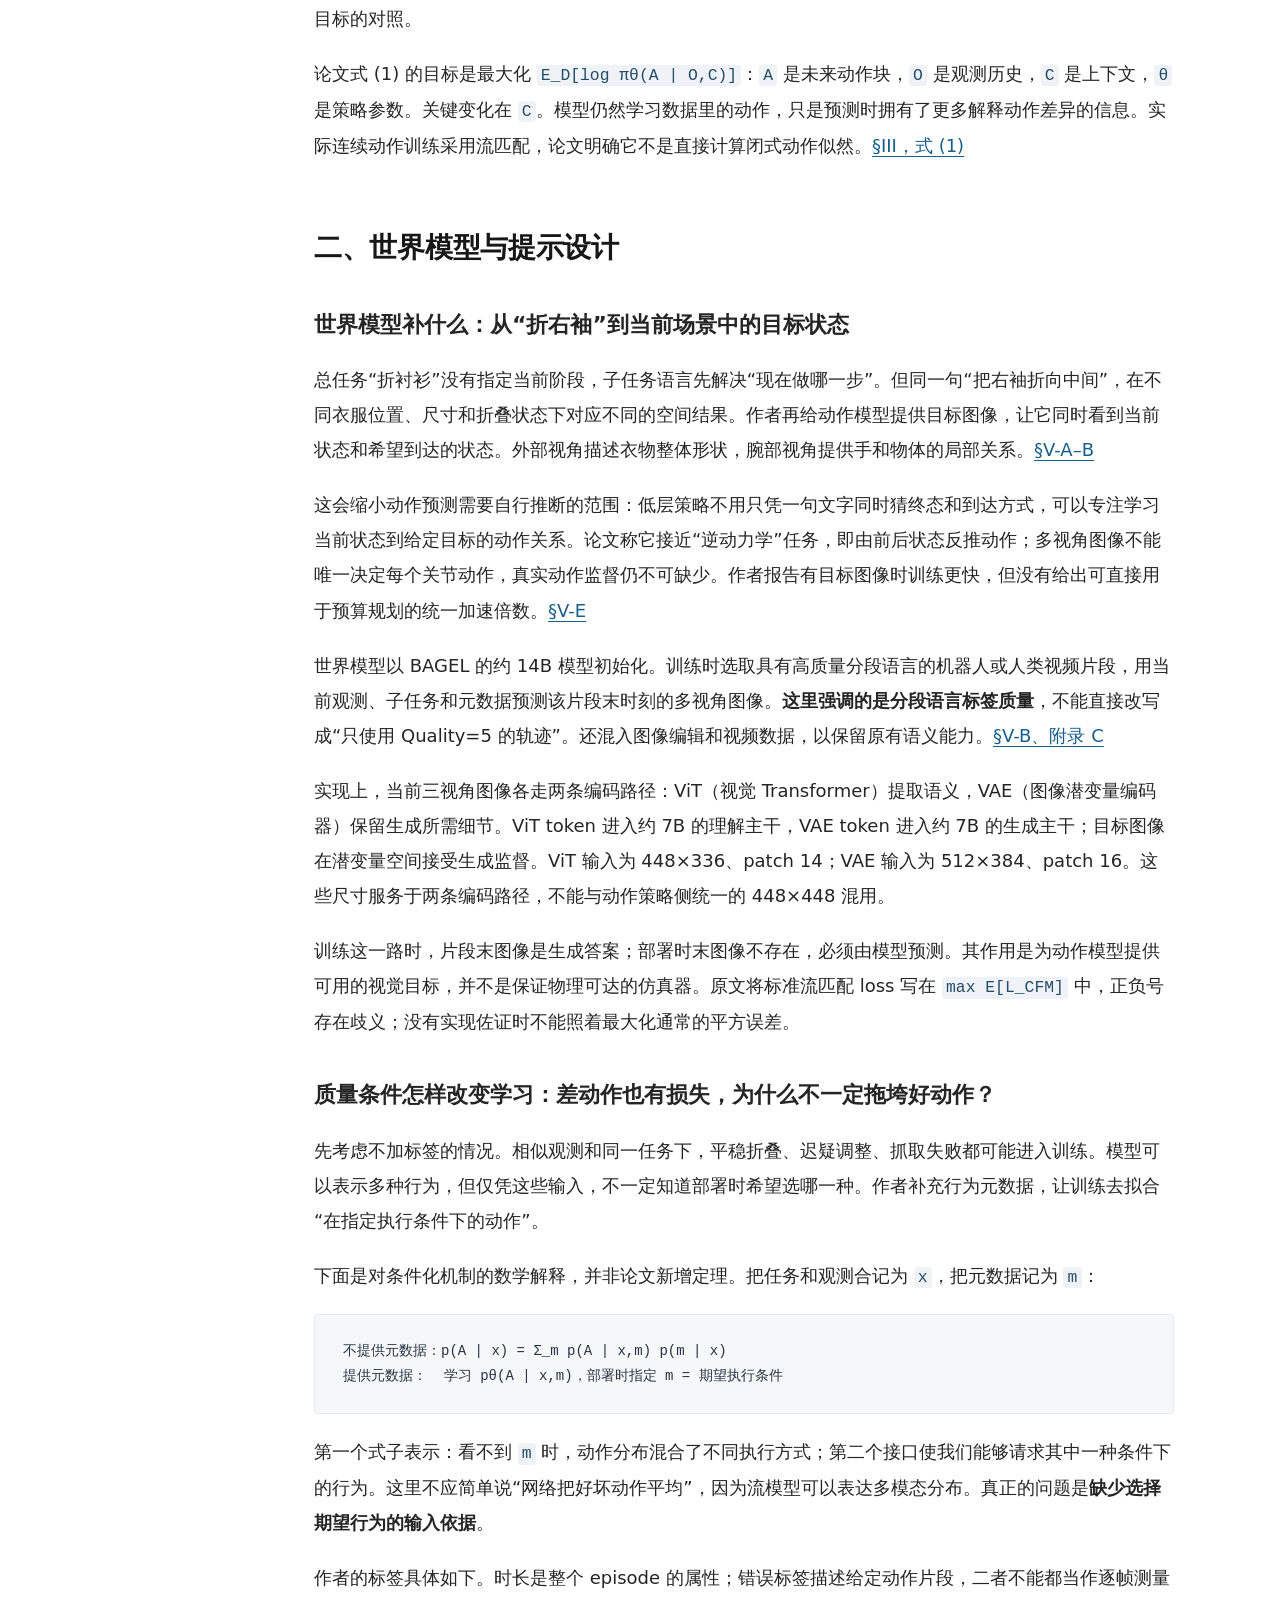
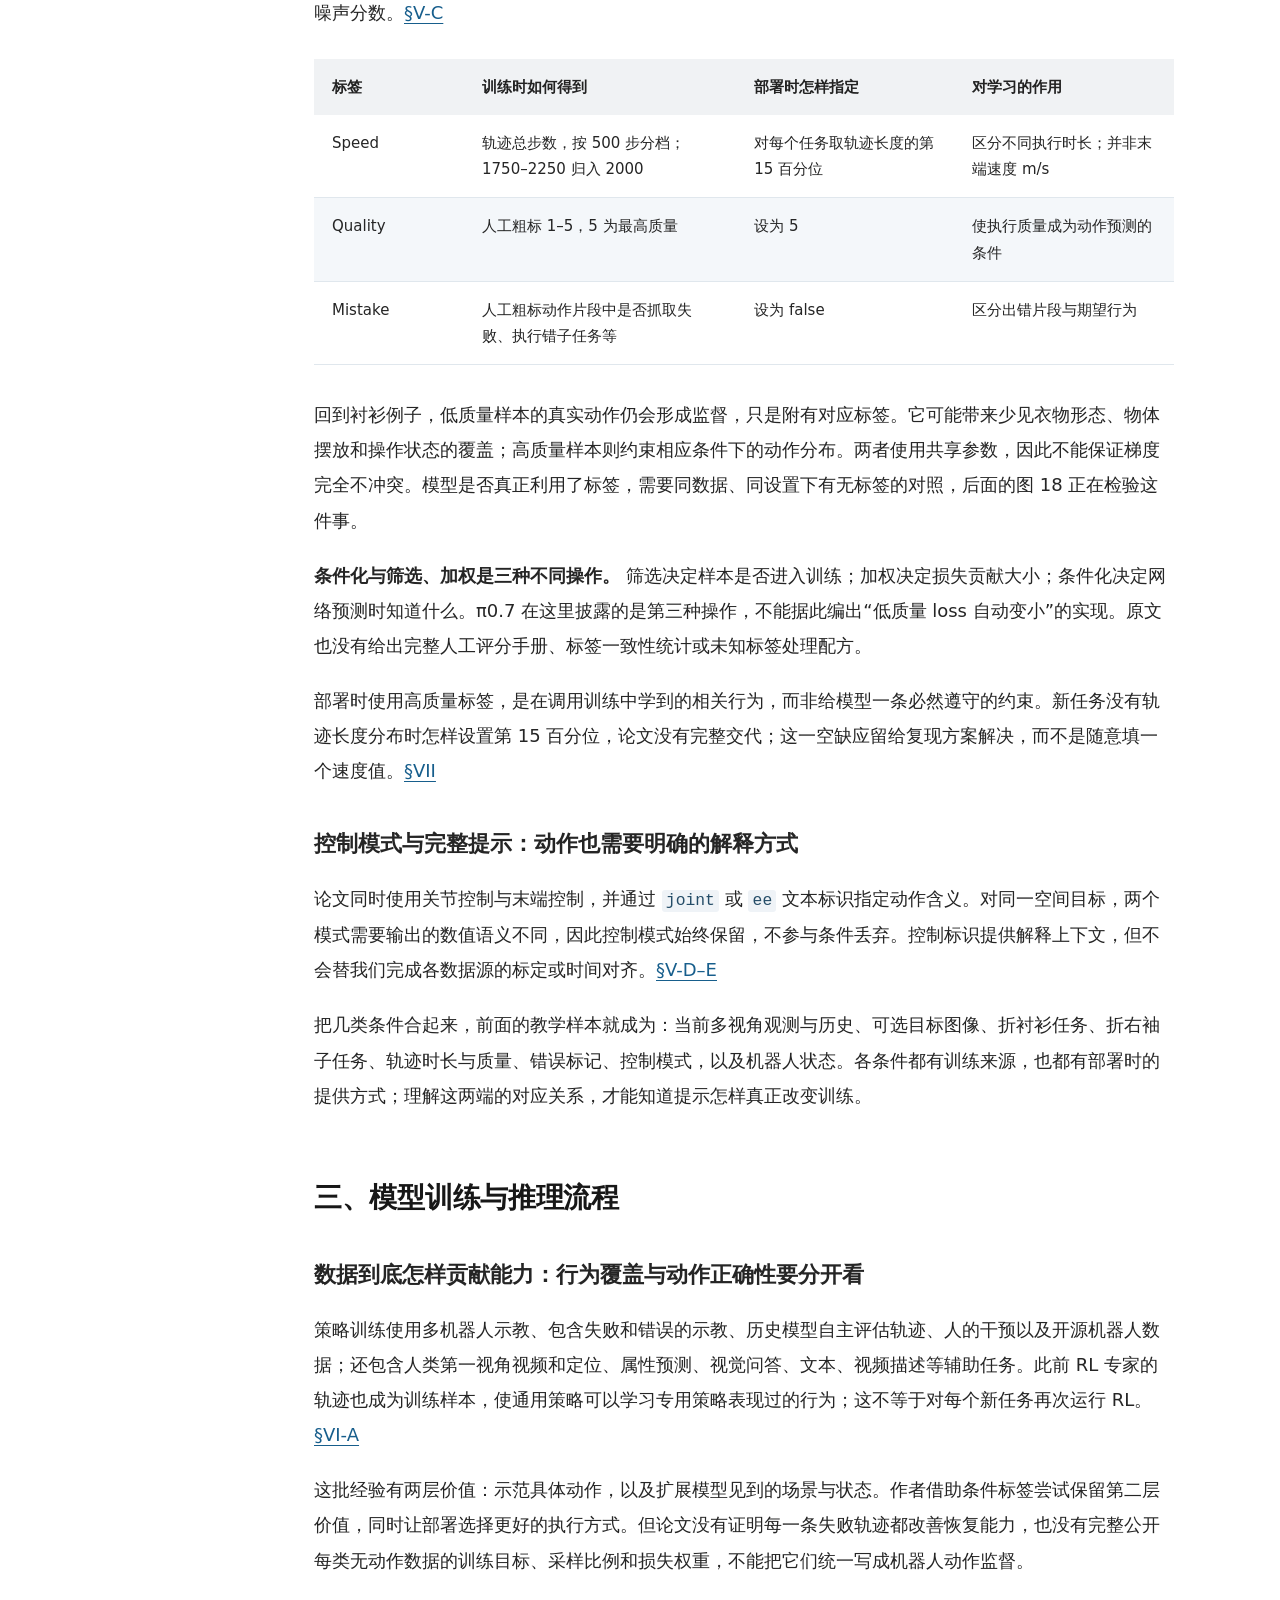
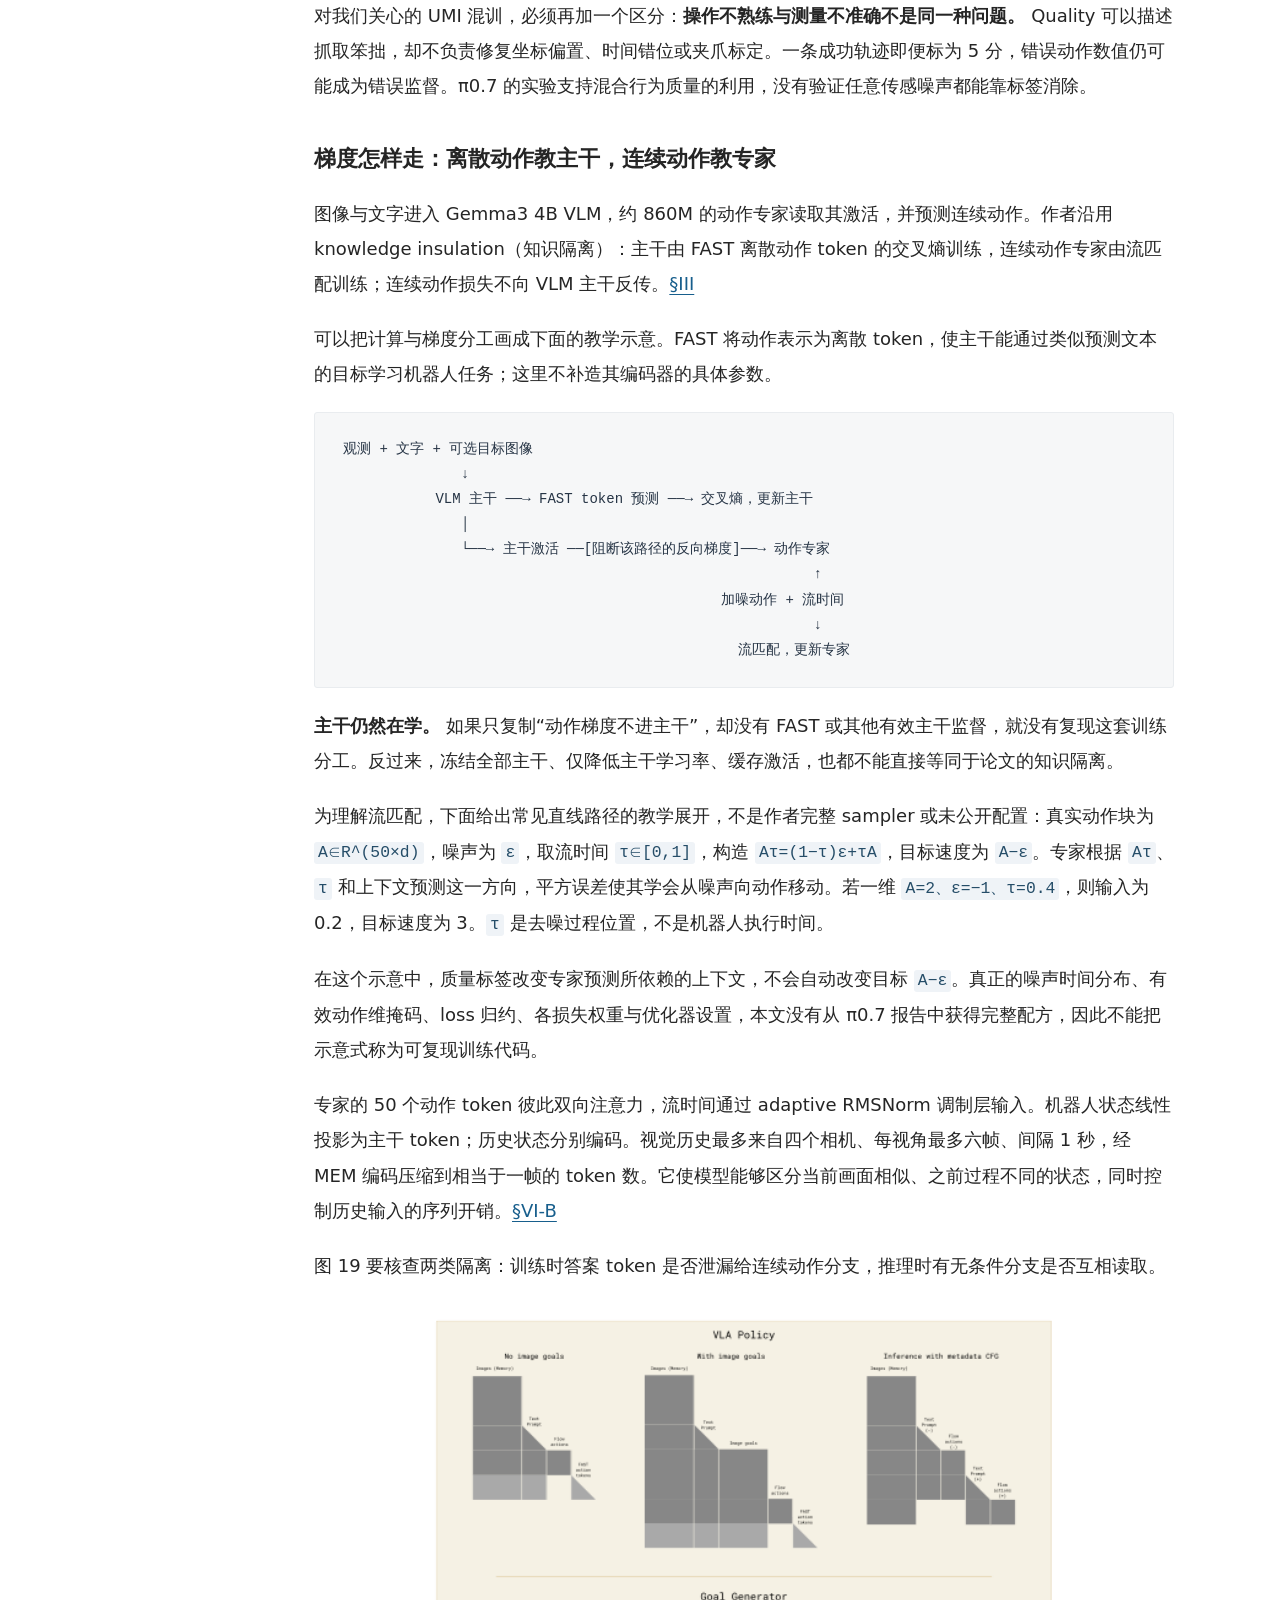
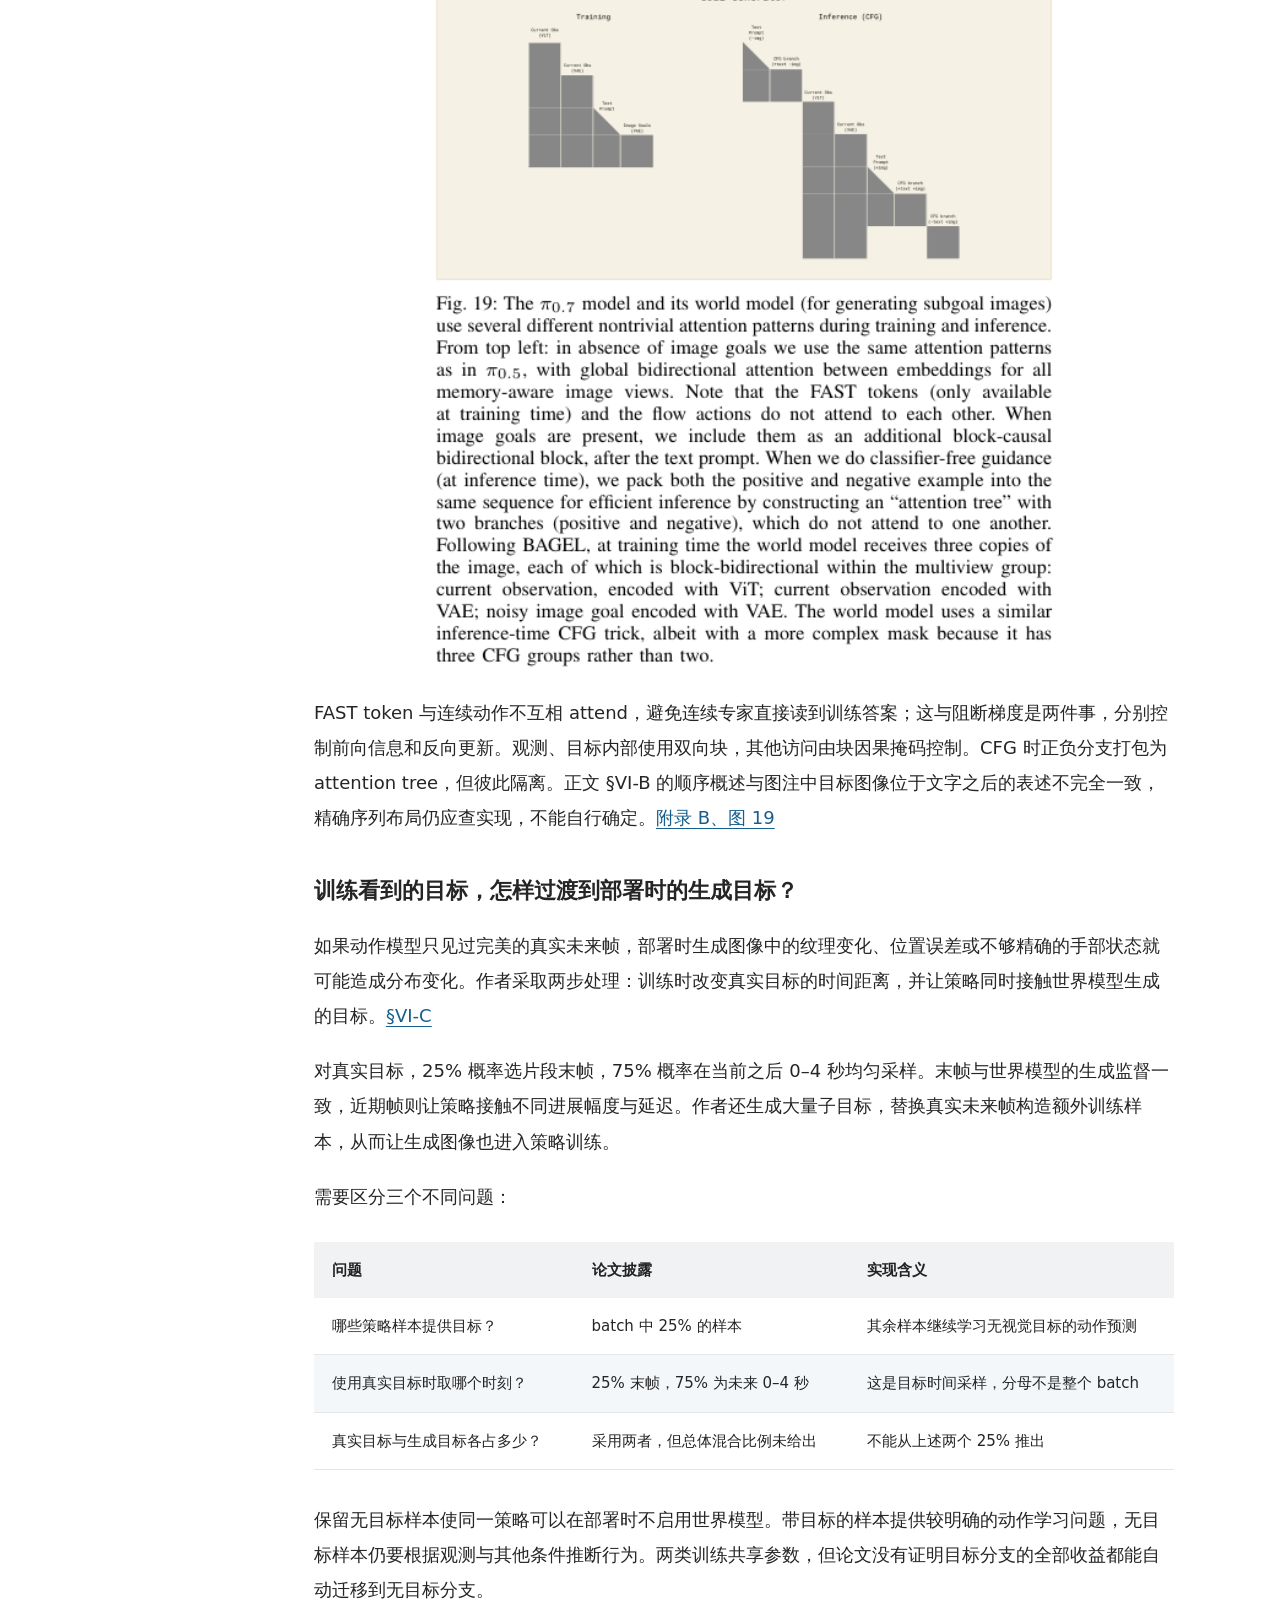
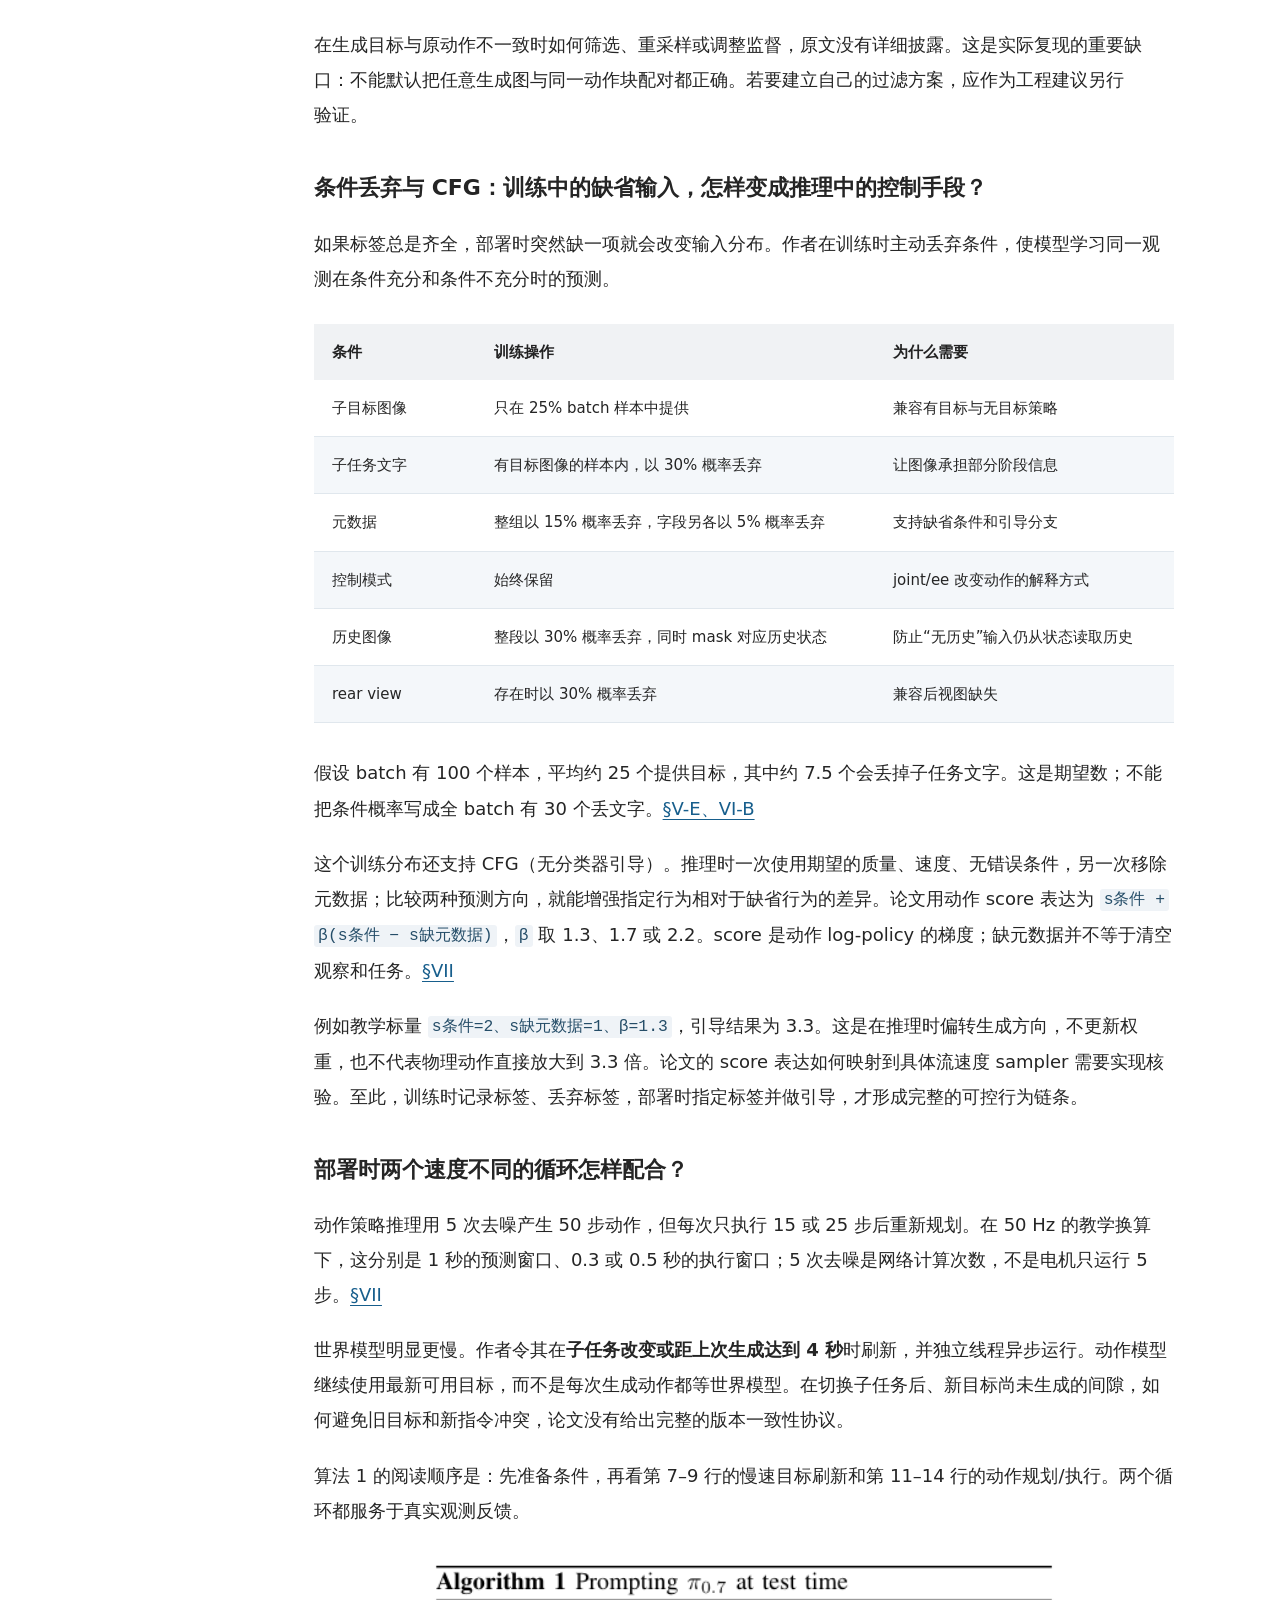
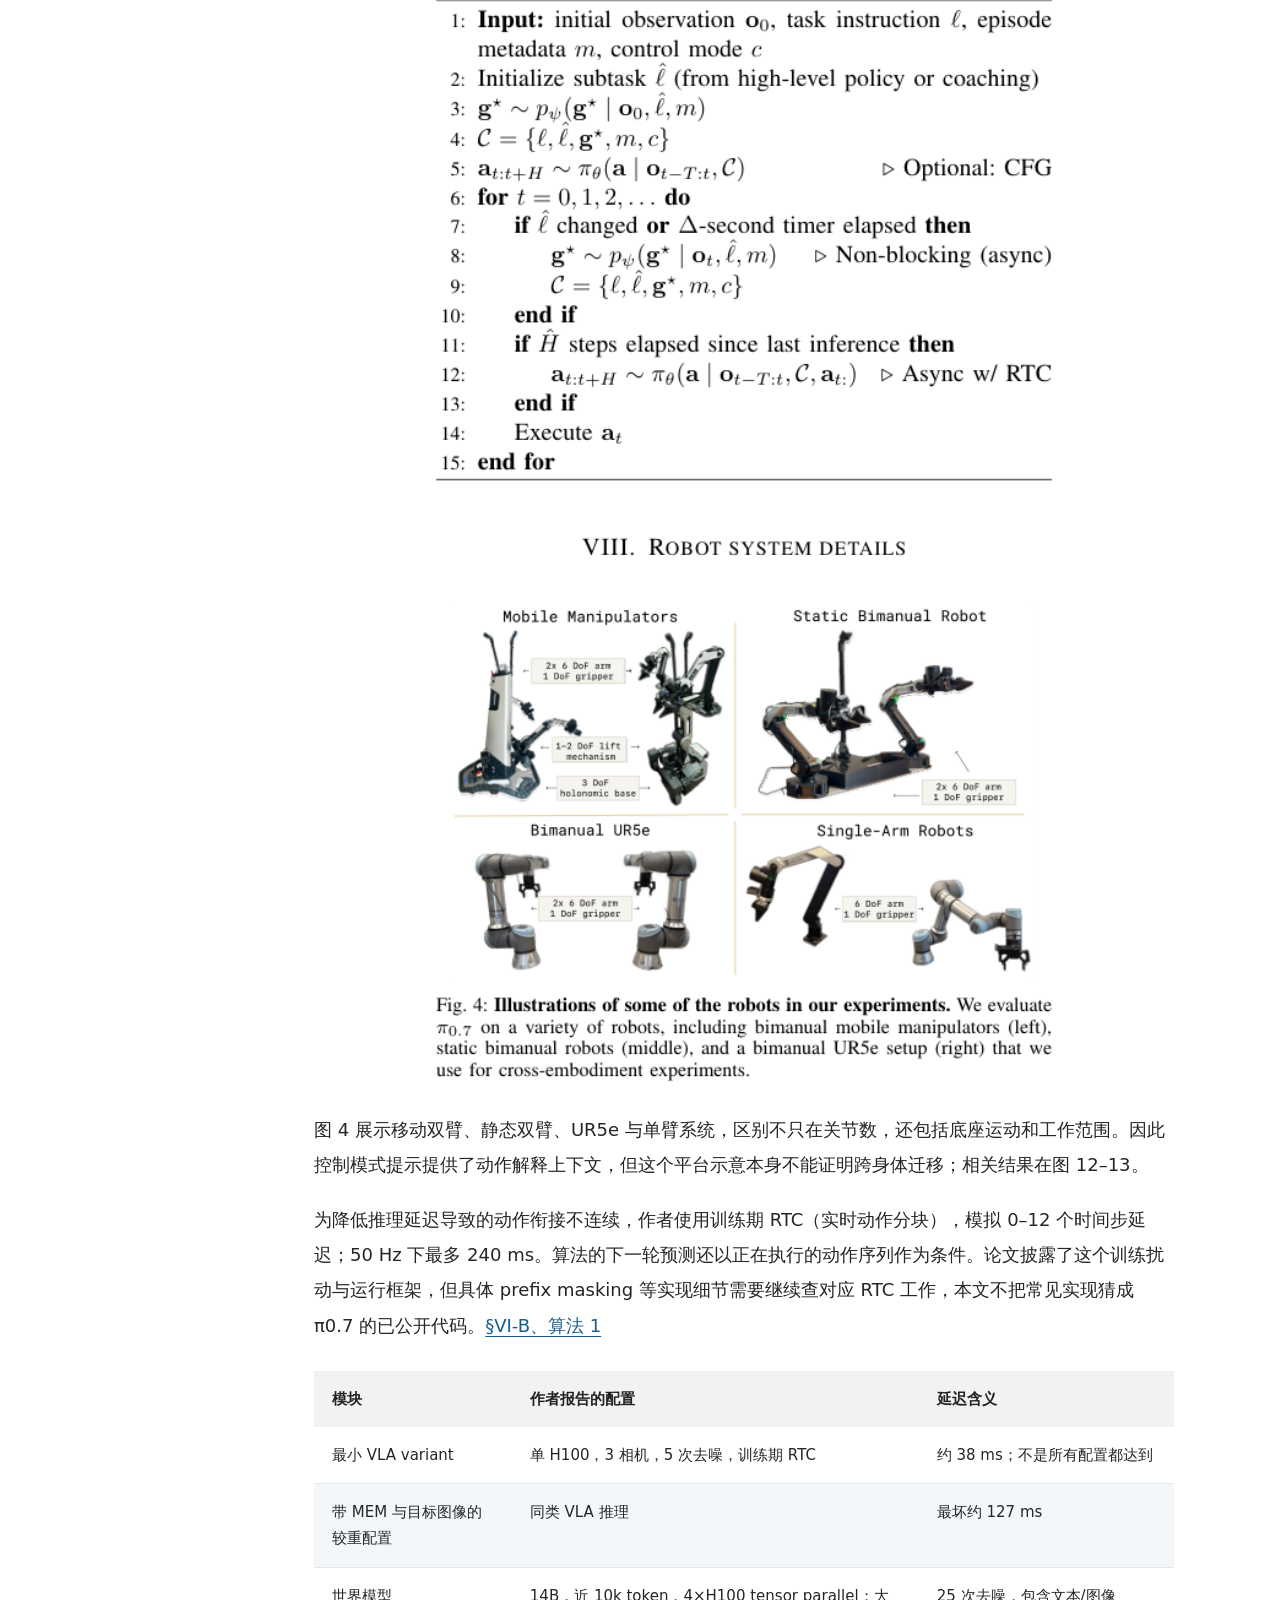
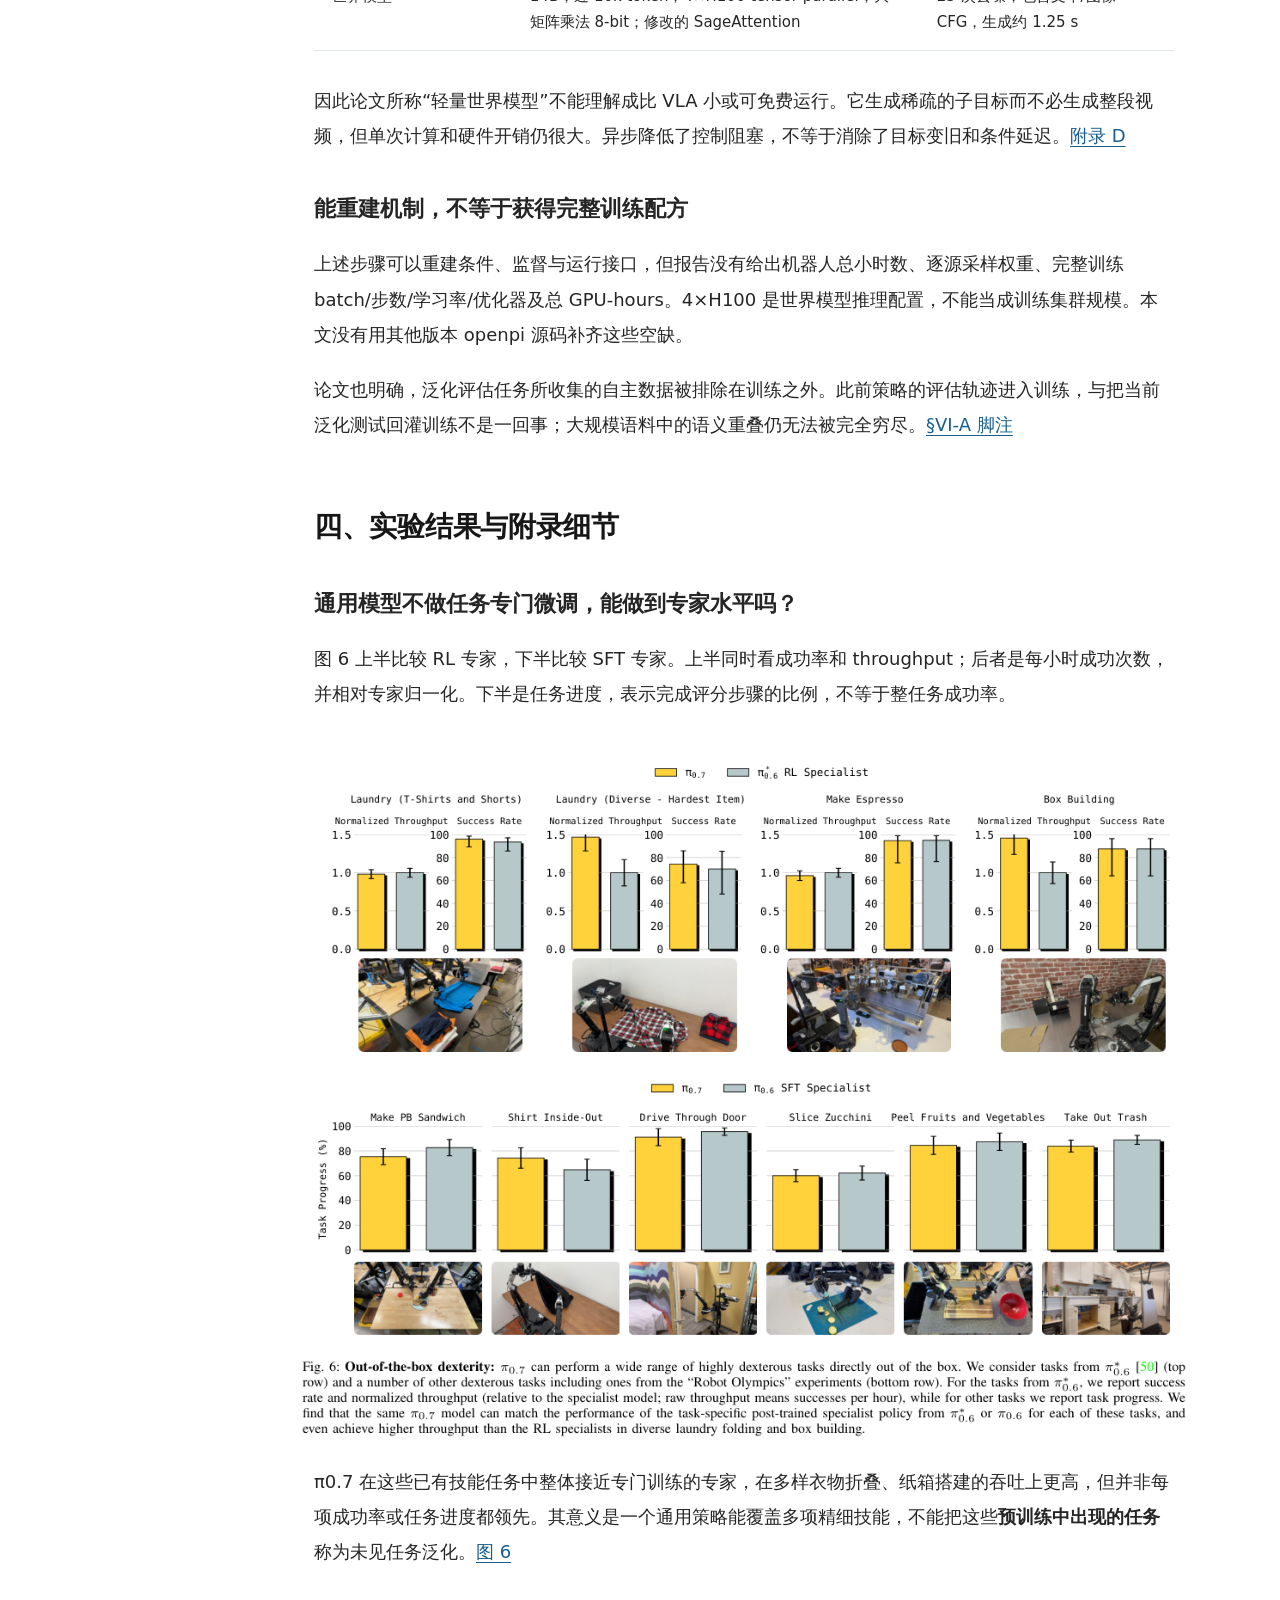
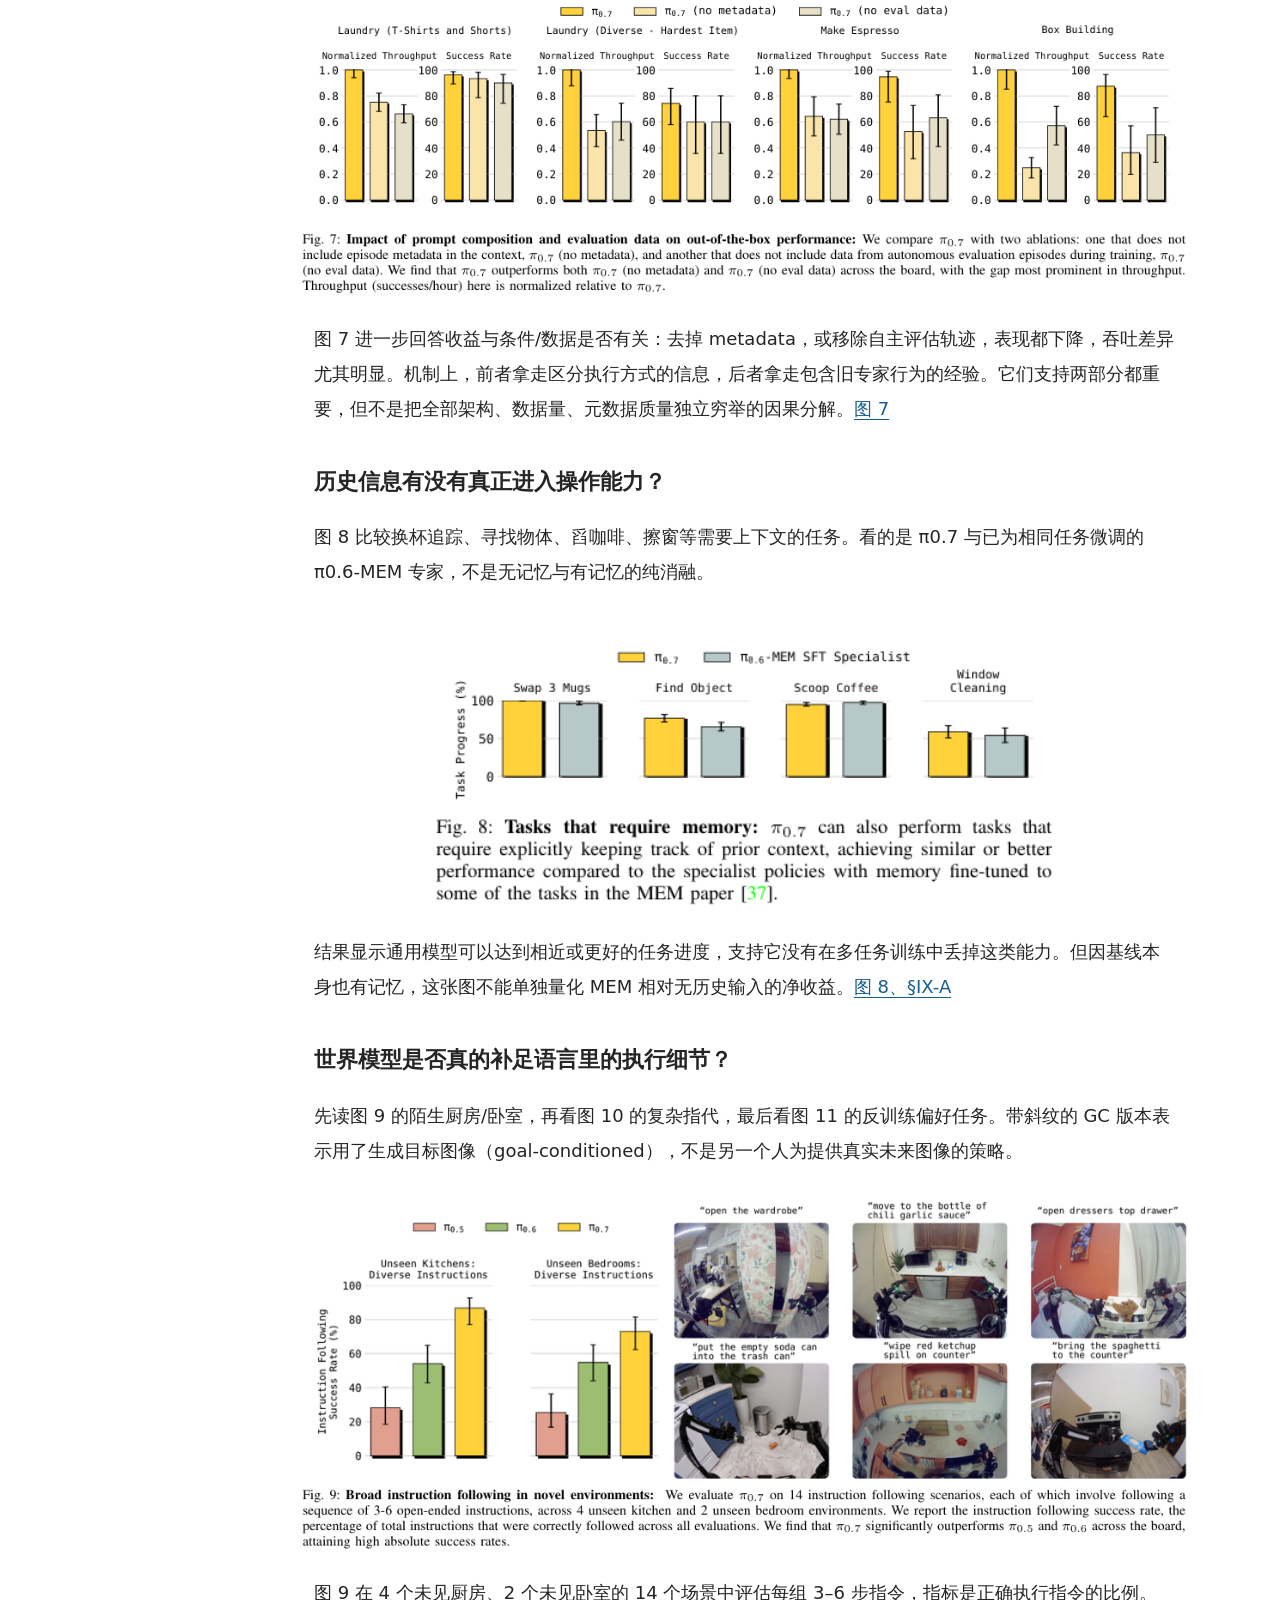
<file: notes/pi07/index.html>
<!DOCTYPE html>

<html lang="zh-CN"><head><meta charset="utf-8"/><meta content="width=device-width,initial-scale=1" name="viewport"/><meta content="π0.7 深读：元数据、子任务、世界模型目标图像如何连接混合数据训练与可控推理。" name="description"/><title>π0.7 深读 · 观行</title><style>*{box-sizing:border-box}html{scroll-behavior:smooth;scroll-padding-top:24px}body{margin:0;background:#f5f2eb;color:#23323b;font:17px/1.85 system-ui,-apple-system,"Noto Sans CJK SC",sans-serif}aside{position:fixed;width:235px;inset:0 auto 0 0;padding:40px 22px;background:#183d43;color:white;overflow:auto}aside b{font-size:24px}aside small{display:block;color:#bad1cf;margin:12px 0 30px}aside a{display:block;color:#d5e5e2;text-decoration:none;font-size:14px;margin:16px 0}main{max-width:1090px;margin-left:235px;padding:54px 65px 100px}h1{font-size:42px;line-height:1.3;letter-spacing:-1px;margin:0 0 24px}h2{font-size:29px;border-top:2px solid #b7c8c1;padding-top:36px;margin-top:62px;color:#174e50}h3{font-size:22px;margin-top:36px;line-height:1.5}p{margin:18px 0}a{color:#166b76;text-underline-offset:3px}strong{color:#174e50}blockquote{margin:28px 0;padding:12px 24px;border-left:5px solid #bb7a35;background:#f0e7d6}img{max-width:100%;height:auto;display:block;border:1px solid #ddd9cd;border-radius:8px;cursor:zoom-in;margin:24px auto;background:white}table{width:100%;border-collapse:collapse;font-size:15px;display:block;overflow:auto;margin:25px 0}th,td{border-bottom:1px solid #d8ded8;text-align:left;padding:12px;min-width:150px;vertical-align:top}th{background:#e0e9e3}pre{white-space:pre-wrap;overflow-wrap:anywhere;background:#183d43;color:#ecf5ef;padding:25px;border-radius:10px;font-size:14px}li{margin:10px 0}dialog{border:0;padding:10px;width:96vw;max-width:1600px;background:white}dialog::backdrop{background:#000b}dialog img{max-height:88vh;width:auto;border:0;margin:auto;cursor:zoom-out}dialog button{float:right;padding:8px 15px}footer{border-top:1px solid #ccc;margin-top:50px;font-size:13px;color:#666}@media(max-width:950px){aside{position:static;width:auto;padding:20px}aside small{margin:5px 0}aside a{display:inline-block;margin:5px 14px 5px 0}main{margin:0;padding:30px 24px}h1{font-size:32px}h2{font-size:25px}}@media print{aside,dialog{display:none}main{margin:0;padding:0;max-width:none}h2,h3{break-after:avoid}img{max-height:70vh;object-fit:contain}body{font-size:11pt;background:white}}
/* Balanced reading layout */
body{padding-left:248px;background:#f5f3ed}
aside{width:248px;padding:32px 24px;background:#203f36;border-right:1px solid #dce2d8}
aside b{letter-spacing:1px}aside small{line-height:1.8;margin-bottom:28px}
aside a{padding:10px 12px;margin:5px -12px;border-radius:6px;line-height:1.6;transition:background .15s}
aside a:hover,aside a:focus-visible{background:#ffffff14;color:#fff}
aside .home-link{font-size:12px;margin-bottom:32px;color:#c7d6c7}
main{width:100%;max-width:1240px;margin:0 auto;padding:64px clamp(28px,4vw,72px) 100px}
main>h1{max-width:1000px;margin:0 auto 28px;font-size:clamp(32px,2.8vw,46px);line-height:1.45;letter-spacing:-.8px}
main>p,main>h2,main>h3,main>ul,main>ol,main>pre,main>blockquote,main>footer{max-width:880px;margin-left:auto;margin-right:auto}
main>p{margin-top:22px;margin-bottom:22px;line-height:1.95;overflow-wrap:anywhere}
main>h1+p{font-size:13px;color:#718075;max-width:1000px;line-height:1.9}
main>h2{padding-top:38px;margin-top:76px;margin-bottom:30px;font-size:30px;border-top:1px solid #aebdaf}
main>h3{margin-top:42px;margin-bottom:22px;font-size:23px;line-height:1.6}
main>blockquote{margin-top:32px;margin-bottom:40px;padding:14px 26px;border-left:4px solid #ba7748;border-radius:0 8px 8px 0}
main>p:has(>img){max-width:1100px;margin:30px auto 34px;padding:12px;background:#fff;border:1px solid #e1e3db;border-radius:12px;box-shadow:0 6px 22px #293e2c08}
main img{width:100%;margin:0;border:0;border-radius:5px}
main>table{max-width:1100px;margin:30px auto 36px;background:#fff;border:1px solid #dce2d8;border-radius:8px;font-size:15px;line-height:1.8}
th,td{padding:16px 18px;min-width:155px}th{background:#e7ede4}
main>pre{line-height:1.85;padding:26px 30px;background:#203f36}
main>footer{line-height:1.9;padding-top:24px}
a:focus-visible,button:focus-visible{outline:2px solid #bd7a4a;outline-offset:4px}
dialog{max-width:1700px;border-radius:10px}dialog img{max-width:100%;object-fit:contain}
@media(min-width:1700px){body{font-size:18px}main{padding-top:76px}}
@media(max-width:1100px) and (min-width:951px){body{padding-left:216px}aside{width:216px;padding:30px 20px}main{padding-left:30px;padding-right:30px}}
@media(max-width:950px){body{padding-left:0}aside{position:relative;width:100%;padding:22px 24px;border:0}aside .home-link{display:inline-block;margin:0 0 14px;padding:0}aside b{display:block;font-size:21px}aside small{margin:8px 0 14px;font-size:12px}aside>a:not(.home-link){display:inline-block;font-size:12px;margin:3px 5px 3px 0;padding:7px 10px;background:#ffffff0d}main{margin:auto;padding:38px 26px 70px}main>h1{font-size:34px}main>h2{font-size:27px;margin-top:55px}}
@media(max-width:520px){body{font-size:16px}main{padding:30px 20px 60px}main>h1{font-size:29px;line-height:1.5}main>h2{font-size:25px}main>h3{font-size:21px}main>p{line-height:1.9}main>p:has(>img){padding:4px;margin:24px auto;border-radius:7px}main>blockquote{padding:10px 18px}main>pre{font-size:12px;padding:20px 16px}th,td{padding:12px;font-size:13px}aside{padding:20px}aside>a:not(.home-link){font-size:11px}}
@media print{body{padding:0}main{max-width:none;padding:0}main>p:has(>img){box-shadow:none;break-inside:avoid}main>h2,main>h3{break-after:avoid}}
@media(prefers-reduced-motion:reduce){html{scroll-behavior:auto}aside a{transition:none}}
main>h1{text-wrap:balance}main>p{text-wrap:pretty}
main>h1{font-size:clamp(30px,2.7vw,44px)}main>h4{max-width:880px;margin:30px auto 12px;font-size:20px}main>table{font-size:14px}main img{height:auto}dialog img{max-height:84vh;object-fit:contain}dialog .full-image{display:block;text-align:center;padding:8px;font-size:13px}main .ltx{font-size:14px}
</style><link href="../reading.css?v=204d029a8945" rel="stylesheet"/><link href="article.css?v=20261105" rel="stylesheet"/></head><body><aside><a class="home-link" href="../../">← 返回观行主页</a><b>π0.7</b><small>条件化训练 · 世界模型 · 操作泛化</small><a href="#s1">一、模型结构与方法定位</a><a href="#s2">二、世界模型与提示设计</a><a href="#s3">三、模型训练与推理流程</a><a href="#s4">四、实验结果与附录细节</a><a href="#s5">总结</a></aside><main><h1>π0.7：从混合数据到可控动作，世界模型在其中做了什么？</h1>
<p>Physical Intelligence · 原论文发布于 2026-04-16 · 解读更新于 2026-11-05</p>
<p>原论文：<a href="https://www.pi.website/download/pi07.pdf">π0.7: a Steerable Generalist Robotic Foundation Model with Emergent Capabilities</a> · <a href="https://www.pi.website/pi07">官方项目</a></p>
<p>机器人听到“折好衬衫”，需要决定的不只是下一步往哪里移动，还包括先折哪一边、折到什么位置、以怎样的速度完成。同样一句话，在训练集中可能对应流畅的示教，也可能对应抓取失败后的反复调整。数据增加了，执行方式的差异也随之增加：模型如何保留多样经验，又在部署时表现出我们希望的行为？</p>
<p>π0.7 的做法是把这些差异显式放进训练条件。子任务说明当前阶段，质量和速度标签说明执行方式，世界模型生成的目标图像补充空间结果。动作模型根据这些条件学习真实动作，在部署时再通过同样的输入接口指定希望出现的行为。</p>
<p>理解这篇论文，最值得抓住三个发现：</p>
<ul>
<li>混合质量数据的价值与条件设计有关。标签帮助模型区分行为，但没有自动删除差轨迹的动作损失。</li>
<li>视觉目标在部分复杂指令和跨机器人任务上带来收益，实际动作仍依赖策略学到的控制能力。</li>
<li>通用模型能够覆盖多项精细技能；长程新任务仍可能需要语言指导或额外训练的高层策略。</li>
</ul>
<p>下面分四部分讲清楚：模型结构与方法定位；世界模型和提示设计；训练与推理流程；实验结果与附录细节。正文用一条折衬衫样本连接实现，公式教学展开与作者披露的配置分别标明。</p>
<h2 id="s1">一、模型结构与方法定位</h2>
<h3 id="m1">整套系统中，三个模型分别负责什么？</h3>
<p>先看图 2 上方的动作模型，再沿下方两条输入箭头看子任务和目标图像从哪里来。</p>
<p><img alt="图2：动作策略、高层语言策略与世界模型的分工，PDF第4页" loading="lazy" src="assets/figure-2.png" tabindex="0" title="点击放大；Esc 关闭"/></p>
<p>上方 VLA 总规模约 5B：Gemma3 4B VLM（包括约 400M 视觉编码器）加约 860M 动作专家。它根据观测历史和条件生成动作。左下高层策略给出下一条子任务，也可由人提供；右下 BAGEL 初始化的约 14B 世界模型生成多视角目标图像。世界模型的输出是<strong>给 VLA 看的条件</strong>，不是直接发给电机的控制量。<a href="https://www.pi.website/download/pi07.pdf#page=4">图 2、§IV</a></p>
<p>因此，“世界模型帮助动作”有一条具体路径：它先把文字意图翻译成当前场景中可供动作模型参考的未来视觉状态，再由 VLA 结合真实观测决定如何到达。图 2 本身仅给出结构，不能证明生成目标一定正确；图 10–12 的有/无目标图像对照才检验这条路径。</p>
<h3 id="m2">先把一条训练样本拆开：什么是输入，什么是答案？</h3>
<p>用“把衬衫右袖折向中间”贯穿全文。假设当前帧中袖子仍摊开，机器人接下来会抓住袖口、移动并松开。训练样本需要包含三类信息：当前已经知道的观测、解释这段行为的条件，以及要预测的真实动作。下面是教学示意，数值与任务描述不代表作者公开的一条原始记录。</p>
<pre><code class="language-text">当前已知：相机图像、近期历史、对应机器人状态
任务条件：折叠衬衫；当前子任务是把右袖折向中间
行为条件：这条轨迹的时长档位、质量分数、当前片段是否出错
动作语义：joint 或 ee
可选视觉条件：右袖已折入时的多视角目标图像
训练答案：从当前时刻开始的 50 步真实动作，及其 FAST 离散表示
</code></pre>
<p><strong>同一个未来图像，在两个模型里扮演不同角色。</strong> 对世界模型，它是要生成的答案；对动作策略，它是已给定的目标条件，动作才是答案。这一区别决定数据怎样组成，也决定梯度在哪里结束。论文没有把“动作执行差了”经图像生成过程反传回世界模型的端到端训练写成其方法。<a href="https://www.pi.website/download/pi07.pdf#page=7">§V-B、VI-C</a></p>
<p>图 3 展示这些条件如何随阶段组合。关注图中观测、文字和目标的对应关系：它们共同描述这一时刻要学的行为，而不是互不相干的附加标签。</p>
<p><img alt="图3：训练上下文中的子任务、视觉目标和行为元数据" loading="lazy" src="assets/figure-3.png" tabindex="0" title="点击放大；Esc 关闭"/></p>
<p>图中的阶段变化说明，同一总任务可以在不同时刻配不同子任务和目标；下方折叠例子还把执行属性放入提示。这证明的是接口能够表达什么，不能单靠这张示意图断定标签提高成功率。后文将分别看元数据与视觉目标的对照。</p>
<p>论文式 (1) 的目标是最大化 <code>E_D[log πθ(A | O,C)]</code>：<code>A</code> 是未来动作块，<code>O</code> 是观测历史，<code>C</code> 是上下文，<code>θ</code> 是策略参数。关键变化在 <code>C</code>。模型仍然学习数据里的动作，只是预测时拥有了更多解释动作差异的信息。实际连续动作训练采用流匹配，论文明确它不是直接计算闭式动作似然。<a href="https://www.pi.website/download/pi07.pdf#page=3">§III，式 (1)</a></p>
<h2 id="s2">二、世界模型与提示设计</h2>
<h3 id="m3">世界模型补什么：从“折右袖”到当前场景中的目标状态</h3>
<p>总任务“折衬衫”没有指定当前阶段，子任务语言先解决“现在做哪一步”。但同一句“把右袖折向中间”，在不同衣服位置、尺寸和折叠状态下对应不同的空间结果。作者再给动作模型提供目标图像，让它同时看到当前状态和希望到达的状态。外部视角描述衣物整体形状，腕部视角提供手和物体的局部关系。<a href="https://www.pi.website/download/pi07.pdf#page=4">§V-A–B</a></p>
<p>这会缩小动作预测需要自行推断的范围：低层策略不用只凭一句文字同时猜终态和到达方式，可以专注学习当前状态到给定目标的动作关系。论文称它接近“逆动力学”任务，即由前后状态反推动作；多视角图像不能唯一决定每个关节动作，真实动作监督仍不可缺少。作者报告有目标图像时训练更快，但没有给出可直接用于预算规划的统一加速倍数。<a href="https://www.pi.website/download/pi07.pdf#page=5">§V-E</a></p>
<p>世界模型以 BAGEL 的约 14B 模型初始化。训练时选取具有高质量分段语言的机器人或人类视频片段，用当前观测、子任务和元数据预测该片段末时刻的多视角图像。<strong>这里强调的是分段语言标签质量</strong>，不能直接改写成“只使用 Quality=5 的轨迹”。还混入图像编辑和视频数据，以保留原有语义能力。<a href="https://www.pi.website/download/pi07.pdf#page=22">§V-B、附录 C</a></p>
<p>实现上，当前三视角图像各走两条编码路径：ViT（视觉 Transformer）提取语义，VAE（图像潜变量编码器）保留生成所需细节。ViT token 进入约 7B 的理解主干，VAE token 进入约 7B 的生成主干；目标图像在潜变量空间接受生成监督。ViT 输入为 448×336、patch 14；VAE 输入为 512×384、patch 16。这些尺寸服务于两条编码路径，不能与动作策略侧统一的 448×448 混用。</p>
<p>训练这一路时，片段末图像是生成答案；部署时末图像不存在，必须由模型预测。其作用是为动作模型提供可用的视觉目标，并不是保证物理可达的仿真器。原文将标准流匹配 loss 写在 <code>max E[L_CFM]</code> 中，正负号存在歧义；没有实现佐证时不能照着最大化通常的平方误差。</p>
<h3 id="m4">质量条件怎样改变学习：差动作也有损失，为什么不一定拖垮好动作？</h3>
<p>先考虑不加标签的情况。相似观测和同一任务下，平稳折叠、迟疑调整、抓取失败都可能进入训练。模型可以表示多种行为，但仅凭这些输入，不一定知道部署时希望选哪一种。作者补充行为元数据，让训练去拟合“在指定执行条件下的动作”。</p>
<p>下面是对条件化机制的数学解释，并非论文新增定理。把任务和观测合记为 <code>x</code>，把元数据记为 <code>m</code>：</p>
<pre><code class="language-text">不提供元数据：p(A | x) = Σ_m p(A | x,m) p(m | x)
提供元数据：  学习 pθ(A | x,m)，部署时指定 m = 期望执行条件
</code></pre>
<p>第一个式子表示：看不到 <code>m</code> 时，动作分布混合了不同执行方式；第二个接口使我们能够请求其中一种条件下的行为。这里不应简单说“网络把好坏动作平均”，因为流模型可以表达多模态分布。真正的问题是<strong>缺少选择期望行为的输入依据</strong>。</p>
<p>作者的标签具体如下。时长是整个 episode 的属性；错误标签描述给定动作片段，二者不能都当作逐帧测量噪声分数。<a href="https://www.pi.website/download/pi07.pdf#page=5">§V-C</a></p>
<div aria-label="数据表格，可横向滚动" class="table-scroll" role="region" tabindex="0"><table>
<thead>
<tr>
<th>标签</th>
<th>训练时如何得到</th>
<th>部署时怎样指定</th>
<th>对学习的作用</th>
</tr>
</thead>
<tbody>
<tr>
<td>Speed</td>
<td>轨迹总步数，按 500 步分档；1750–2250 归入 2000</td>
<td>对每个任务取轨迹长度的第 15 百分位</td>
<td>区分不同执行时长；并非末端速度 m/s</td>
</tr>
<tr>
<td>Quality</td>
<td>人工粗标 1–5，5 为最高质量</td>
<td>设为 5</td>
<td>使执行质量成为动作预测的条件</td>
</tr>
<tr>
<td>Mistake</td>
<td>人工粗标动作片段中是否抓取失败、执行错子任务等</td>
<td>设为 false</td>
<td>区分出错片段与期望行为</td>
</tr>
</tbody>
</table></div>
<p>回到衬衫例子，低质量样本的真实动作仍会形成监督，只是附有对应标签。它可能带来少见衣物形态、物体摆放和操作状态的覆盖；高质量样本则约束相应条件下的动作分布。两者使用共享参数，因此不能保证梯度完全不冲突。模型是否真正利用了标签，需要同数据、同设置下有无标签的对照，后面的图 18 正在检验这件事。</p>
<p><strong>条件化与筛选、加权是三种不同操作。</strong> 筛选决定样本是否进入训练；加权决定损失贡献大小；条件化决定网络预测时知道什么。π0.7 在这里披露的是第三种操作，不能据此编出“低质量 loss 自动变小”的实现。原文也没有给出完整人工评分手册、标签一致性统计或未知标签处理配方。</p>
<p>部署时使用高质量标签，是在调用训练中学到的相关行为，而非给模型一条必然遵守的约束。新任务没有轨迹长度分布时怎样设置第 15 百分位，论文没有完整交代；这一空缺应留给复现方案解决，而不是随意填一个速度值。<a href="https://www.pi.website/download/pi07.pdf#page=7">§VII</a></p>
<h3 id="m5">控制模式与完整提示：动作也需要明确的解释方式</h3>
<p>论文同时使用关节控制与末端控制，并通过 <code>joint</code> 或 <code>ee</code> 文本标识指定动作含义。对同一空间目标，两个模式需要输出的数值语义不同，因此控制模式始终保留，不参与条件丢弃。控制标识提供解释上下文，但不会替我们完成各数据源的标定或时间对齐。<a href="https://www.pi.website/download/pi07.pdf#page=5">§V-D–E</a></p>
<p>把几类条件合起来，前面的教学样本就成为：当前多视角观测与历史、可选目标图像、折衬衫任务、折右袖子任务、轨迹时长与质量、错误标记、控制模式，以及机器人状态。各条件都有训练来源，也都有部署时的提供方式；理解这两端的对应关系，才能知道提示怎样真正改变训练。</p>
<h2 id="s3">三、模型训练与推理流程</h2>
<h3 id="m6">数据到底怎样贡献能力：行为覆盖与动作正确性要分开看</h3>
<p>策略训练使用多机器人示教、包含失败和错误的示教、历史模型自主评估轨迹、人的干预以及开源机器人数据；还包含人类第一视角视频和定位、属性预测、视觉问答、文本、视频描述等辅助任务。此前 RL 专家的轨迹也成为训练样本，使通用策略可以学习专用策略表现过的行为；这不等于对每个新任务再次运行 RL。<a href="https://www.pi.website/download/pi07.pdf#page=6">§VI-A</a></p>
<p>这批经验有两层价值：示范具体动作，以及扩展模型见到的场景与状态。作者借助条件标签尝试保留第二层价值，同时让部署选择更好的执行方式。但论文没有证明每一条失败轨迹都改善恢复能力，也没有完整公开每类无动作数据的训练目标、采样比例和损失权重，不能把它们统一写成机器人动作监督。</p>
<p>对我们关心的 UMI 混训，必须再加一个区分：<strong>操作不熟练与测量不准确不是同一种问题。</strong> Quality 可以描述抓取笨拙，却不负责修复坐标偏置、时间错位或夹爪标定。一条成功轨迹即便标为 5 分，错误动作数值仍可能成为错误监督。π0.7 的实验支持混合行为质量的利用，没有验证任意传感噪声都能靠标签消除。</p>
<h3 id="m7">梯度怎样走：离散动作教主干，连续动作教专家</h3>
<p>图像与文字进入 Gemma3 4B VLM，约 860M 的动作专家读取其激活，并预测连续动作。作者沿用 knowledge insulation（知识隔离）：主干由 FAST 离散动作 token 的交叉熵训练，连续动作专家由流匹配训练；连续动作损失不向 VLM 主干反传。<a href="https://www.pi.website/download/pi07.pdf#page=3">§III</a></p>
<p>可以把计算与梯度分工画成下面的教学示意。FAST 将动作表示为离散 token，使主干能通过类似预测文本的目标学习机器人任务；这里不补造其编码器的具体参数。</p>
<pre><code class="language-text">观测 + 文字 + 可选目标图像
              ↓
           VLM 主干 ──→ FAST token 预测 ──→ 交叉熵，更新主干
              │
              └──→ 主干激活 ──[阻断该路径的反向梯度]──→ 动作专家
                                                        ↑
                                             加噪动作 + 流时间
                                                        ↓
                                               流匹配，更新专家
</code></pre>
<p><strong>主干仍然在学。</strong> 如果只复制“动作梯度不进主干”，却没有 FAST 或其他有效主干监督，就没有复现这套训练分工。反过来，冻结全部主干、仅降低主干学习率、缓存激活，也都不能直接等同于论文的知识隔离。</p>
<p>为理解流匹配，下面给出常见直线路径的教学展开，不是作者完整 sampler 或未公开配置：真实动作块为 <code>A∈R^(50×d)</code>，噪声为 <code>ε</code>，取流时间 <code>τ∈[0,1]</code>，构造 <code>Aτ=(1−τ)ε+τA</code>，目标速度为 <code>A−ε</code>。专家根据 <code>Aτ</code>、<code>τ</code> 和上下文预测这一方向，平方误差使其学会从噪声向动作移动。若一维 <code>A=2、ε=−1、τ=0.4</code>，则输入为 0.2，目标速度为 3。<code>τ</code> 是去噪过程位置，不是机器人执行时间。</p>
<p>在这个示意中，质量标签改变专家预测所依赖的上下文，不会自动改变目标 <code>A−ε</code>。真正的噪声时间分布、有效动作维掩码、loss 归约、各损失权重与优化器设置，本文没有从 π0.7 报告中获得完整配方，因此不能把示意式称为可复现训练代码。</p>
<p>专家的 50 个动作 token 彼此双向注意力，流时间通过 adaptive RMSNorm 调制层输入。机器人状态线性投影为主干 token；历史状态分别编码。视觉历史最多来自四个相机、每视角最多六帧、间隔 1 秒，经 MEM 编码压缩到相当于一帧的 token 数。它使模型能够区分当前画面相似、之前过程不同的状态，同时控制历史输入的序列开销。<a href="https://www.pi.website/download/pi07.pdf#page=6">§VI-B</a></p>
<p>图 19 要核查两类隔离：训练时答案 token 是否泄漏给连续动作分支，推理时有无条件分支是否互相读取。</p>
<p><img alt="图19：策略与目标生成器的注意力掩码，以及CFG分支隔离" data-column="single" loading="lazy" src="assets/figure-19.png" tabindex="0" title="点击放大；Esc 关闭"/></p>
<p>FAST token 与连续动作不互相 attend，避免连续专家直接读到训练答案；这与阻断梯度是两件事，分别控制前向信息和反向更新。观测、目标内部使用双向块，其他访问由块因果掩码控制。CFG 时正负分支打包为 attention tree，但彼此隔离。正文 §VI-B 的顺序概述与图注中目标图像位于文字之后的表述不完全一致，精确序列布局仍应查实现，不能自行确定。<a href="https://www.pi.website/download/pi07.pdf#page=22">附录 B、图 19</a></p>
<h3 id="m8">训练看到的目标，怎样过渡到部署时的生成目标？</h3>
<p>如果动作模型只见过完美的真实未来帧，部署时生成图像中的纹理变化、位置误差或不够精确的手部状态就可能造成分布变化。作者采取两步处理：训练时改变真实目标的时间距离，并让策略同时接触世界模型生成的目标。<a href="https://www.pi.website/download/pi07.pdf#page=7">§VI-C</a></p>
<p>对真实目标，25% 概率选片段末帧，75% 概率在当前之后 0–4 秒均匀采样。末帧与世界模型的生成监督一致，近期帧则让策略接触不同进展幅度与延迟。作者还生成大量子目标，替换真实未来帧构造额外训练样本，从而让生成图像也进入策略训练。</p>
<p>需要区分三个不同问题：</p>
<div aria-label="数据表格，可横向滚动" class="table-scroll" role="region" tabindex="0"><table>
<thead>
<tr>
<th>问题</th>
<th>论文披露</th>
<th>实现含义</th>
</tr>
</thead>
<tbody>
<tr>
<td>哪些策略样本提供目标？</td>
<td>batch 中 25% 的样本</td>
<td>其余样本继续学习无视觉目标的动作预测</td>
</tr>
<tr>
<td>使用真实目标时取哪个时刻？</td>
<td>25% 末帧，75% 为未来 0–4 秒</td>
<td>这是目标时间采样，分母不是整个 batch</td>
</tr>
<tr>
<td>真实目标与生成目标各占多少？</td>
<td>采用两者，但总体混合比例未给出</td>
<td>不能从上述两个 25% 推出</td>
</tr>
</tbody>
</table></div>
<p>保留无目标样本使同一策略可以在部署时不启用世界模型。带目标的样本提供较明确的动作学习问题，无目标样本仍要根据观测与其他条件推断行为。两类训练共享参数，但论文没有证明目标分支的全部收益都能自动迁移到无目标分支。</p>
<p>在生成目标与原动作不一致时如何筛选、重采样或调整监督，原文没有详细披露。这是实际复现的重要缺口：不能默认把任意生成图与同一动作块配对都正确。若要建立自己的过滤方案，应作为工程建议另行验证。</p>
<h3 id="m9">条件丢弃与 CFG：训练中的缺省输入，怎样变成推理中的控制手段？</h3>
<p>如果标签总是齐全，部署时突然缺一项就会改变输入分布。作者在训练时主动丢弃条件，使模型学习同一观测在条件充分和条件不充分时的预测。</p>
<div aria-label="数据表格，可横向滚动" class="table-scroll" role="region" tabindex="0"><table>
<thead>
<tr>
<th>条件</th>
<th>训练操作</th>
<th>为什么需要</th>
</tr>
</thead>
<tbody>
<tr>
<td>子目标图像</td>
<td>只在 25% batch 样本中提供</td>
<td>兼容有目标与无目标策略</td>
</tr>
<tr>
<td>子任务文字</td>
<td>有目标图像的样本内，以 30% 概率丢弃</td>
<td>让图像承担部分阶段信息</td>
</tr>
<tr>
<td>元数据</td>
<td>整组以 15% 概率丢弃，字段另各以 5% 概率丢弃</td>
<td>支持缺省条件和引导分支</td>
</tr>
<tr>
<td>控制模式</td>
<td>始终保留</td>
<td>joint/ee 改变动作的解释方式</td>
</tr>
<tr>
<td>历史图像</td>
<td>整段以 30% 概率丢弃，同时 mask 对应历史状态</td>
<td>防止“无历史”输入仍从状态读取历史</td>
</tr>
<tr>
<td>rear view</td>
<td>存在时以 30% 概率丢弃</td>
<td>兼容后视图缺失</td>
</tr>
</tbody>
</table></div>
<p>假设 batch 有 100 个样本，平均约 25 个提供目标，其中约 7.5 个会丢掉子任务文字。这是期望数；不能把条件概率写成全 batch 有 30 个丢文字。<a href="https://www.pi.website/download/pi07.pdf#page=5">§V-E、VI-B</a></p>
<p>这个训练分布还支持 CFG（无分类器引导）。推理时一次使用期望的质量、速度、无错误条件，另一次移除元数据；比较两种预测方向，就能增强指定行为相对于缺省行为的差异。论文用动作 score 表达为 <code>s条件 + β(s条件 − s缺元数据)</code>，<code>β</code> 取 1.3、1.7 或 2.2。score 是动作 log-policy 的梯度；缺元数据并不等于清空观察和任务。<a href="https://www.pi.website/download/pi07.pdf#page=7">§VII</a></p>
<p>例如教学标量 <code>s条件=2、s缺元数据=1、β=1.3</code>，引导结果为 3.3。这是在推理时偏转生成方向，不更新权重，也不代表物理动作直接放大到 3.3 倍。论文的 score 表达如何映射到具体流速度 sampler 需要实现核验。至此，训练时记录标签、丢弃标签，部署时指定标签并做引导，才形成完整的可控行为链条。</p>
<h3 id="m10">部署时两个速度不同的循环怎样配合？</h3>
<p>动作策略推理用 5 次去噪产生 50 步动作，但每次只执行 15 或 25 步后重新规划。在 50 Hz 的教学换算下，这分别是 1 秒的预测窗口、0.3 或 0.5 秒的执行窗口；5 次去噪是网络计算次数，不是电机只运行 5 步。<a href="https://www.pi.website/download/pi07.pdf#page=7">§VII</a></p>
<p>世界模型明显更慢。作者令其在<strong>子任务改变或距上次生成达到 4 秒</strong>时刷新，并独立线程异步运行。动作模型继续使用最新可用目标，而不是每次生成动作都等世界模型。在切换子任务后、新目标尚未生成的间隙，如何避免旧目标和新指令冲突，论文没有给出完整的版本一致性协议。</p>
<p>算法 1 的阅读顺序是：先准备条件，再看第 7–9 行的慢速目标刷新和第 11–14 行的动作规划/执行。两个循环都服务于真实观测反馈。</p>
<p><img alt="算法1：子目标异步更新与动作执行" data-column="single" loading="lazy" src="assets/algorithm-1.png" tabindex="0" title="点击放大；Esc 关闭"/></p>
<p><img alt="图4：评估使用的机器人平台" data-column="single" loading="lazy" src="assets/figure-4.png" tabindex="0" title="点击放大；Esc 关闭"/></p>
<p>图 4 展示移动双臂、静态双臂、UR5e 与单臂系统，区别不只在关节数，还包括底座运动和工作范围。因此控制模式提示提供了动作解释上下文，但这个平台示意本身不能证明跨身体迁移；相关结果在图 12–13。</p>
<p>为降低推理延迟导致的动作衔接不连续，作者使用训练期 RTC（实时动作分块），模拟 0–12 个时间步延迟；50 Hz 下最多 240 ms。算法的下一轮预测还以正在执行的动作序列作为条件。论文披露了这个训练扰动与运行框架，但具体 prefix masking 等实现细节需要继续查对应 RTC 工作，本文不把常见实现猜成 π0.7 的已公开代码。<a href="https://www.pi.website/download/pi07.pdf#page=7">§VI-B、算法 1</a></p>
<div aria-label="数据表格，可横向滚动" class="table-scroll" role="region" tabindex="0"><table>
<thead>
<tr>
<th>模块</th>
<th>作者报告的配置</th>
<th>延迟含义</th>
</tr>
</thead>
<tbody>
<tr>
<td>最小 VLA variant</td>
<td>单 H100，3 相机，5 次去噪，训练期 RTC</td>
<td>约 38 ms；不是所有配置都达到</td>
</tr>
<tr>
<td>带 MEM 与目标图像的较重配置</td>
<td>同类 VLA 推理</td>
<td>最坏约 127 ms</td>
</tr>
<tr>
<td>世界模型</td>
<td>14B，近 10k token，4×H100 tensor parallel；大矩阵乘法 8-bit；修改的 SageAttention</td>
<td>25 次去噪，包含文本/图像 CFG，生成约 1.25 s</td>
</tr>
</tbody>
</table></div>
<p>因此论文所称“轻量世界模型”不能理解成比 VLA 小或可免费运行。它生成稀疏的子目标而不必生成整段视频，但单次计算和硬件开销仍很大。异步降低了控制阻塞，不等于消除了目标变旧和条件延迟。<a href="https://www.pi.website/download/pi07.pdf#page=23">附录 D</a></p>
<h3 id="m11">能重建机制，不等于获得完整训练配方</h3>
<p>上述步骤可以重建条件、监督与运行接口，但报告没有给出机器人总小时数、逐源采样权重、完整训练 batch/步数/学习率/优化器及总 GPU-hours。4×H100 是世界模型推理配置，不能当成训练集群规模。本文没有用其他版本 openpi 源码补齐这些空缺。</p>
<p>论文也明确，泛化评估任务所收集的自主数据被排除在训练之外。此前策略的评估轨迹进入训练，与把当前泛化测试回灌训练不是一回事；大规模语料中的语义重叠仍无法被完全穷尽。<a href="https://www.pi.website/download/pi07.pdf#page=6">§VI-A 脚注</a></p>
<h2 id="s4">四、实验结果与附录细节</h2>
<h3 id="m12">通用模型不做任务专门微调，能做到专家水平吗？</h3>
<p>图 6 上半比较 RL 专家，下半比较 SFT 专家。上半同时看成功率和 throughput；后者是每小时成功次数，并相对专家归一化。下半是任务进度，表示完成评分步骤的比例，不等于整任务成功率。</p>
<p><img alt="图6：通用策略与任务专家比较" loading="lazy" src="assets/figure-6.png" tabindex="0" title="点击放大；Esc 关闭"/></p>
<p>π0.7 在这些已有技能任务中整体接近专门训练的专家，在多样衣物折叠、纸箱搭建的吞吐上更高，但并非每项成功率或任务进度都领先。其意义是一个通用策略能覆盖多项精细技能，不能把这些<strong>预训练中出现的任务</strong>称为未见任务泛化。<a href="https://www.pi.website/download/pi07.pdf#page=9">图 6</a></p>
<p><img alt="图7：元数据与自主评估轨迹的消融" loading="lazy" src="assets/figure-7.png" tabindex="0" title="点击放大；Esc 关闭"/></p>
<p>图 7 进一步回答收益与条件/数据是否有关：去掉 metadata，或移除自主评估轨迹，表现都下降，吞吐差异尤其明显。机制上，前者拿走区分执行方式的信息，后者拿走包含旧专家行为的经验。它们支持两部分都重要，但不是把全部架构、数据量、元数据质量独立穷举的因果分解。<a href="https://www.pi.website/download/pi07.pdf#page=9">图 7</a></p>
<h3 id="m13">历史信息有没有真正进入操作能力？</h3>
<p>图 8 比较换杯追踪、寻找物体、舀咖啡、擦窗等需要上下文的任务。看的是 π0.7 与已为相同任务微调的 π0.6-MEM 专家，不是无记忆与有记忆的纯消融。</p>
<p><img alt="图8：需要记忆的任务上，通用π0.7与MEM任务专家的比较" data-column="single" loading="lazy" src="assets/figure-8.png" tabindex="0" title="点击放大；Esc 关闭"/></p>
<p>结果显示通用模型可以达到相近或更好的任务进度，支持它没有在多任务训练中丢掉这类能力。但因基线本身也有记忆，这张图不能单独量化 MEM 相对无历史输入的净收益。<a href="https://www.pi.website/download/pi07.pdf#page=10">图 8、§IX-A</a></p>
<h3 id="m14">世界模型是否真的补足语言里的执行细节？</h3>
<p>先读图 9 的陌生厨房/卧室，再看图 10 的复杂指代，最后看图 11 的反训练偏好任务。带斜纹的 GC 版本表示用了生成目标图像（goal-conditioned），不是另一个人为提供真实未来图像的策略。</p>
<p><img alt="图9：陌生环境中的指令跟随" loading="lazy" src="assets/figure-9.png" tabindex="0" title="点击放大；Esc 关闭"/></p>
<p>图 9 在 4 个未见厨房、2 个未见卧室的 14 个场景中评估每组 3–6 步指令，指标是正确执行指令的比例。π0.7 明显优于旧模型，但这并非要求每段长程任务所有步骤都成功的更严格指标。</p>
<p><img alt="图10：复杂指代指令" data-column="single" loading="lazy" src="assets/figure-10.png" tabindex="0" title="点击放大；Esc 关闭"/></p>
<p>图 10 将普通物体指令与“拿最大盘子上的水果”这类复杂关系分开；生成目标在复杂指令上帮助更明显。</p>
<p><img alt="图11：反转训练中的常见行为关联" data-column="single" loading="lazy" src="assets/figure-11.png" tabindex="0" title="点击放大；Esc 关闭"/></p>
<p>图 11 进一步要求模型反转常见数据关联，例如把食物从微波炉放回冰箱。该反向任务上，不带目标的几个策略几乎无法推进，GC 明显改善。这些比较支持的解释是：视觉目标为当前文字意图提供了更强的场景条件，帮助动作策略脱离单纯重复训练中的常见流程。实验支持这些任务上的收益，不证明世界模型永不幻觉，也没有单独隔离“互联网知识”这一因素的全部贡献。<a href="https://www.pi.website/download/pi07.pdf#page=11">§IX-B、图 9–11</a></p>
<h3 id="m15">换机器人时，是复制动作还是改变操作策略？</h3>
<p>图 12 每组下方给出来源和目标机器人；左侧是物体重排，右侧是折叠这类更精细技能。图 13 则看同一任务在不同身体上怎样实际执行。</p>
<p><img alt="图12：跨机器人迁移表现" loading="lazy" src="assets/figure-12.png" tabindex="0" title="点击放大；Esc 关闭"/></p>
<p>Table Setting 在多种来源机器人上有数据，各模型都有一定迁移；身体和任务差异扩大时，π0.7 的优势更清楚。作者未在双臂 UR5e 上采集衣物折叠任务数据，策略仍可执行折毛巾和衬衫，生成目标进一步改善任务进度。</p>
<p><img alt="图13：不同身体采用不同操作策略" data-column="single" loading="lazy" src="assets/figure-13.png" tabindex="0" title="点击放大；Esc 关闭"/></p>
<p>图 13 给出具体变化：源机器人需一只手撑袋子、另一只手放物体，较大工作范围的目标机器人可用单臂放置；折叠时，源身体倾斜夹爪压住布料，目标身体采用更适合运动学的垂直抓取。这些定性案例说明策略不只是逐关节轨迹复制；但它们不是所有任务都有这种适应的统计证明。<a href="https://www.pi.website/download/pi07.pdf#page=12">§IX-C</a></p>
<p>读附录图 20–22 时先区分三个问题：控制坐标是否解释收益、人工基线是否有经验、模型与人工实际差多少。</p>
<p><img alt="图20：旧模型的关节与末端控制对比" loading="lazy" src="assets/figure-20.png" tabindex="0" title="点击放大；Esc 关闭"/></p>
<p>图 20 比较的是<strong>旧模型</strong>的 joint/EE 控制，未见末端控制稳定占优，因此主实验采用关节控制；不能外推为所有机器人都无需动作对齐。</p>
<p><img alt="图21：人类操作员的经验分布" data-column="single" loading="lazy" src="assets/figure-21.png" tabindex="0" title="点击放大；Esc 关闭"/></p>
<p>图 21 的 10 名操作员位于经验前 2%，跨平台平均约 375 小时，但没有 UR5e 衬衫折叠经验。每人 3 次，无热身，总共 30 次。</p>
<p><img alt="图22：人类操作员与模型对照" data-column="single" loading="lazy" src="assets/figure-22.png" tabindex="0" title="点击放大；Esc 关闭"/></p>
<p>图 22 及正文报告人工任务进度 90.9%、成功率 80.6%；π0.7(GC) 为 85.6%、80%。这是相近水平，不能说超过人类。<a href="https://www.pi.website/download/pi07.pdf#page=23">附录 E–F</a></p>
<p>原文 30 次协议与 80.6% 的成功率如何汇总并未在此完全解释；不能强行把 80.6% 换算成某个整数成功次数。应保留作者报告口径，并将其作为进一步复现所需的细节。</p>
<h3 id="m16">新任务能直接执行到什么程度？什么时候仍需要教？</h3>
<p>图 14 展示语言 coaching：人逐步指示抓空气炸锅把手、开门、拿红薯、放入、关门。随后看图 15 的带指导表现、图 16 的自动高层策略，以及图 17 的短程新任务。</p>
<p><img alt="图14：语言指导的任务执行实例" loading="lazy" src="assets/figure-14.png" tabindex="0" title="点击放大；Esc 关闭"/></p>
<p><img alt="图17：未专门收集任务数据的短程操作" data-column="single" loading="lazy" src="assets/figure-17.png" tabindex="0" title="点击放大；Esc 关闭"/></p>
<p>短程任务中，如压法压壶、舀米到电饭煲、擦办公物品，π0.7 可在未专门收集这些机器人任务数据时直接尝试；GC 在多项任务上更好，但并非每个柱子都高于无 GC，例如图 17 的舀米。这说明视觉目标是一种有用条件，而不是必开的收益开关。<a href="https://www.pi.website/download/pi07.pdf#page=13">图 17</a></p>
<p><img alt="图15：长程新任务中的语言指导" data-column="single" loading="lazy" src="assets/figure-15.png" tabindex="0" title="点击放大；Esc 关闭"/></p>
<p>长程未见任务不能只靠一句总目标稳定完成。作者先由人类给出子任务序列，使用已有低层策略执行；再用这些 coaching episode 的指令学习高层语言策略，使其自动决定下一条子任务。</p>
<p><img alt="图16：从指导数据学习高层策略" data-column="single" loading="lazy" src="assets/figure-16.png" tabindex="0" title="点击放大；Esc 关闭"/></p>
<p>图 16 的 autonomous 接近 coaching，表示减少了实时人工指挥，但<strong>仍然使用了新收集的 coaching 信息并训练高层模型</strong>。无新增低层遥操作数据，不等于没有新数据、没有任何学习。<a href="https://www.pi.website/download/pi07.pdf#page=14">§IX-D、图 14–16</a></p>
<h3 id="m17">更多低质量数据，到底是在帮忙还是在拖累？</h3>
<p>图 18 是混合训练最直接的证据。左图横轴是按质量和速度选取的训练数据比例，纵轴是折衣任务每小时成功次数；右图比较移除同样 20% 数据时，移走高任务多样性数据和随机移除有什么不同。</p>
<p><img alt="图18：元数据条件化与混合质量规模效应，及任务多样性对照" loading="lazy" src="assets/figure-18.png" tabindex="0" title="点击放大；Esc 关闭"/></p>
<p>左图构造 top 30%、50%、80%、全部数据四组，每组有/无 metadata，共 8 个模型。随着低质量数据加入，带 metadata 的总体表现提高，全部数据时明显更好；没有 metadata 的曲线在全量数据处退化。50%→80% 的带标签曲线近乎平台，因此不宜将其写成每个增量都显著提升的严格单调定律。<a href="https://www.pi.website/download/pi07.pdf#page=14">§IX-E、图 18 左</a></p>
<p>这回答了前面质量条件一节的问题：保留低质量轨迹并不必然让模型只能复制低质量行为，前提是条件帮助区分执行模式，并在推理时选取期望模式。它不证明每种来源的噪声都可由同一种标签消除，也没有给出 UMI 最优采样比例。</p>
<p>右图在未见短程任务上，移除最多样的 20% 比随机移除 20% 退化更明显。这个对照把简单“数据少了”与“多样性减少”部分分开，支持不同任务经验被用于组合泛化。仍不能保证人工定义的多样性与数据质量、任务相关性完全独立。<a href="https://www.pi.website/download/pi07.pdf#page=14">图 18 右</a></p>
<h2 id="s5">总结</h2>
<p>π0.7 最值得借鉴的，是将混合经验中的行为差异转化为可训练、可指定的条件：子任务明确阶段，目标图像明确空间结果，元数据区分执行方式。FAST 与连续动作专家的梯度分工负责学习，条件丢弃和 CFG 连接可变提示，异步执行把较慢的目标生成接到控制循环。</p>
<p>这条路径的实验证据有明确范围：图 18 支持其标签体系下的混合质量利用；生成目标的对照支持部分复杂指令与迁移任务的收益。它没有证明所有传感噪声都能被条件标签消除，也没有披露足以复现完整预训练的逐源比例、优化器和计算预算。</p>
<p>对 UMI 与真机混训，可先借鉴行为条件接口，再单独检验视觉目标的增益。任务执行质量与测量可靠性应分别处理；这些迁移建议尚未实验，不能作为论文已验证的结果。</p>
<hr/>
<p><strong>阅读与来源说明</strong>：正文为原创讲解；章节组织和讲解节奏参考梦落花的<a href="https://zhuanlan.zhihu.com/p/2028423606628102667">π0.7 解读</a>。技术事实以官方论文为依据，插图直接裁自论文并保留原图注。未运行模型训练或推理。论文、教学推导和未披露项分别说明。</p>
<p><a href="https://www.pi.website/download/pi07.pdf">官方论文</a> · <a href="report.md">本文 Markdown</a> · <a href="source_map.json">来源记录</a> · <a href="visual_manifest.json">图表清单</a> · <a href="../vla-pretraining/">VLA 预训练专题</a></p><footer>2026-11-05 · 实现深读更新。论文、报告与固定版本代码分别标注；未运行模型训练或推理。原始图表归作者所有。</footer></main><dialog id="zoom"><button onclick="this.parentNode.close()">关闭 ×</button><img alt="放大的论文图表"/><a class="full-image" rel="noopener" target="_blank">在新窗口查看原尺寸 ↗</a></dialog><script>const d=document.querySelector('#zoom');document.querySelectorAll('main img').forEach(i=>{function show(){d.querySelector('img').src=i.src;d.querySelector('img').alt=i.alt;d.querySelector('.full-image').href=i.src;d.showModal()}i.onclick=show;i.onkeydown=e=>{if(e.key==='Enter')show()}});d.querySelector('img').onclick=()=>d.close();</script></body></html>
</file>
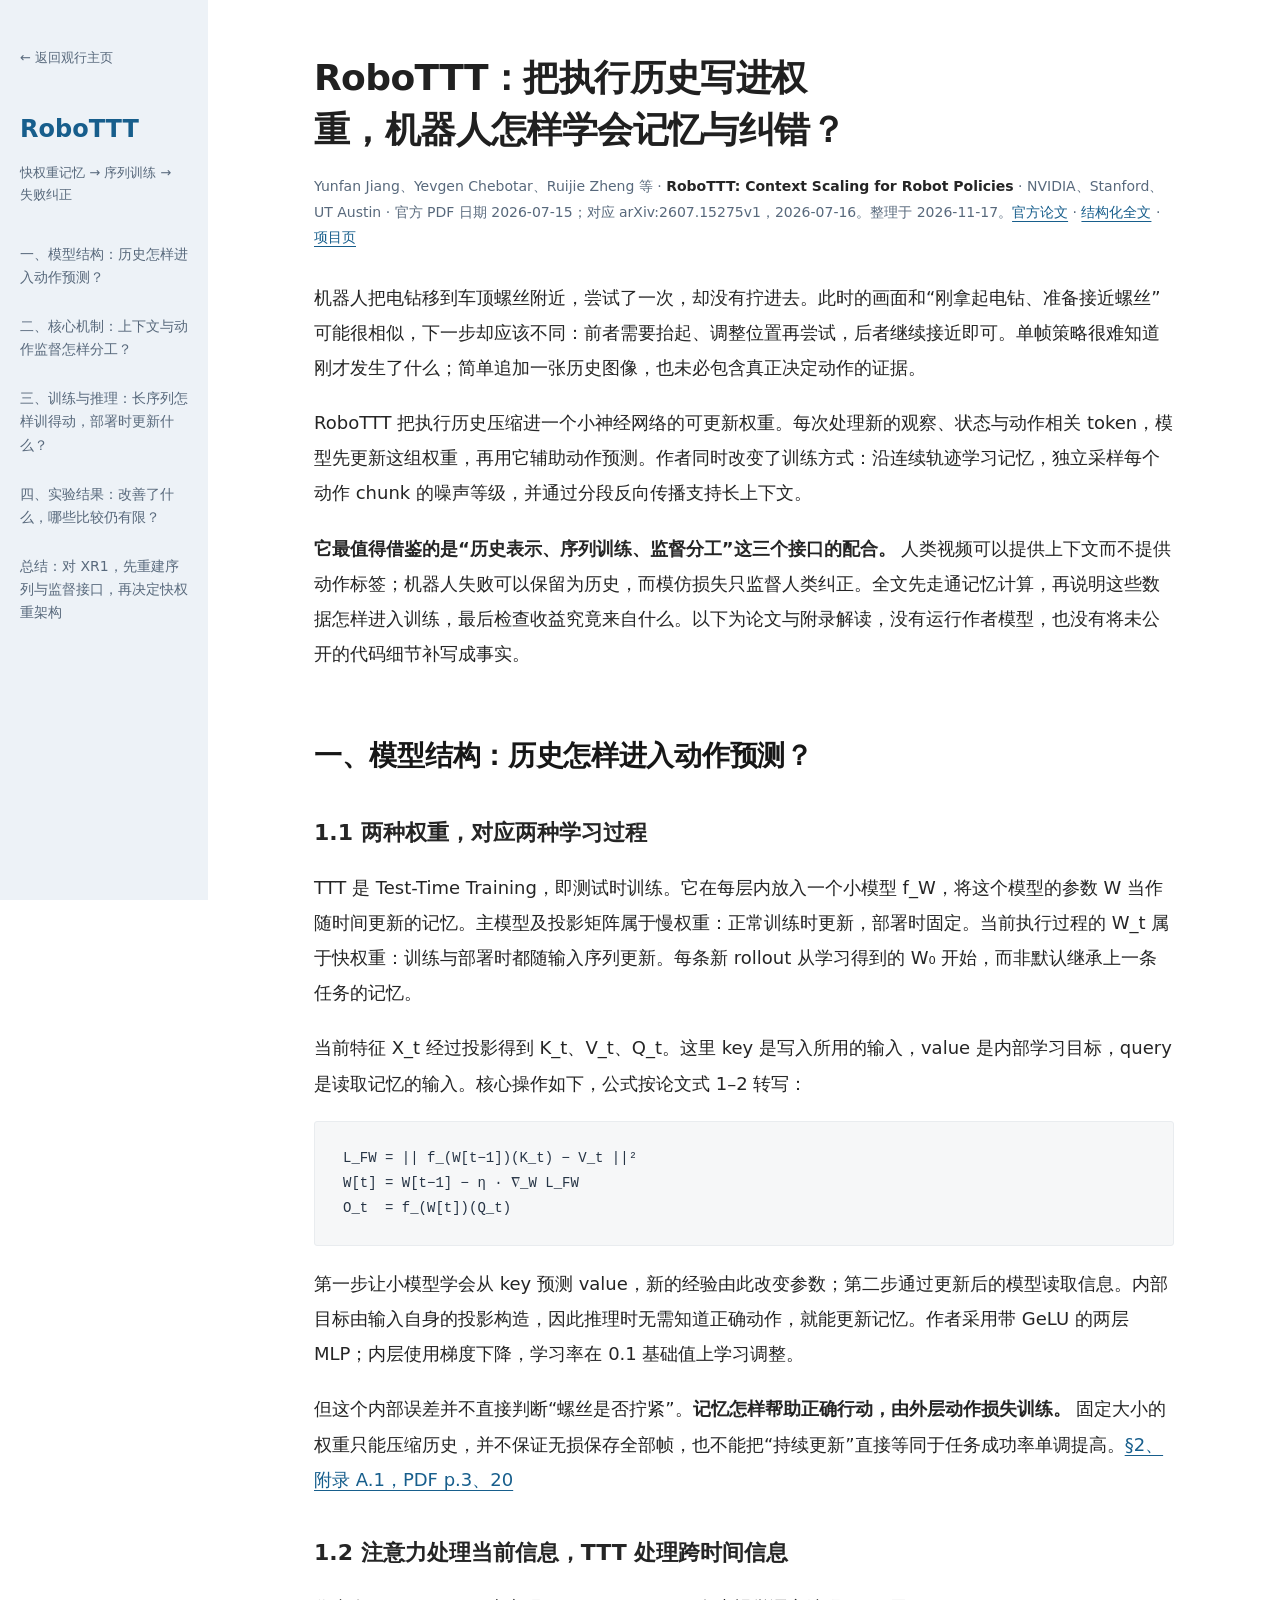
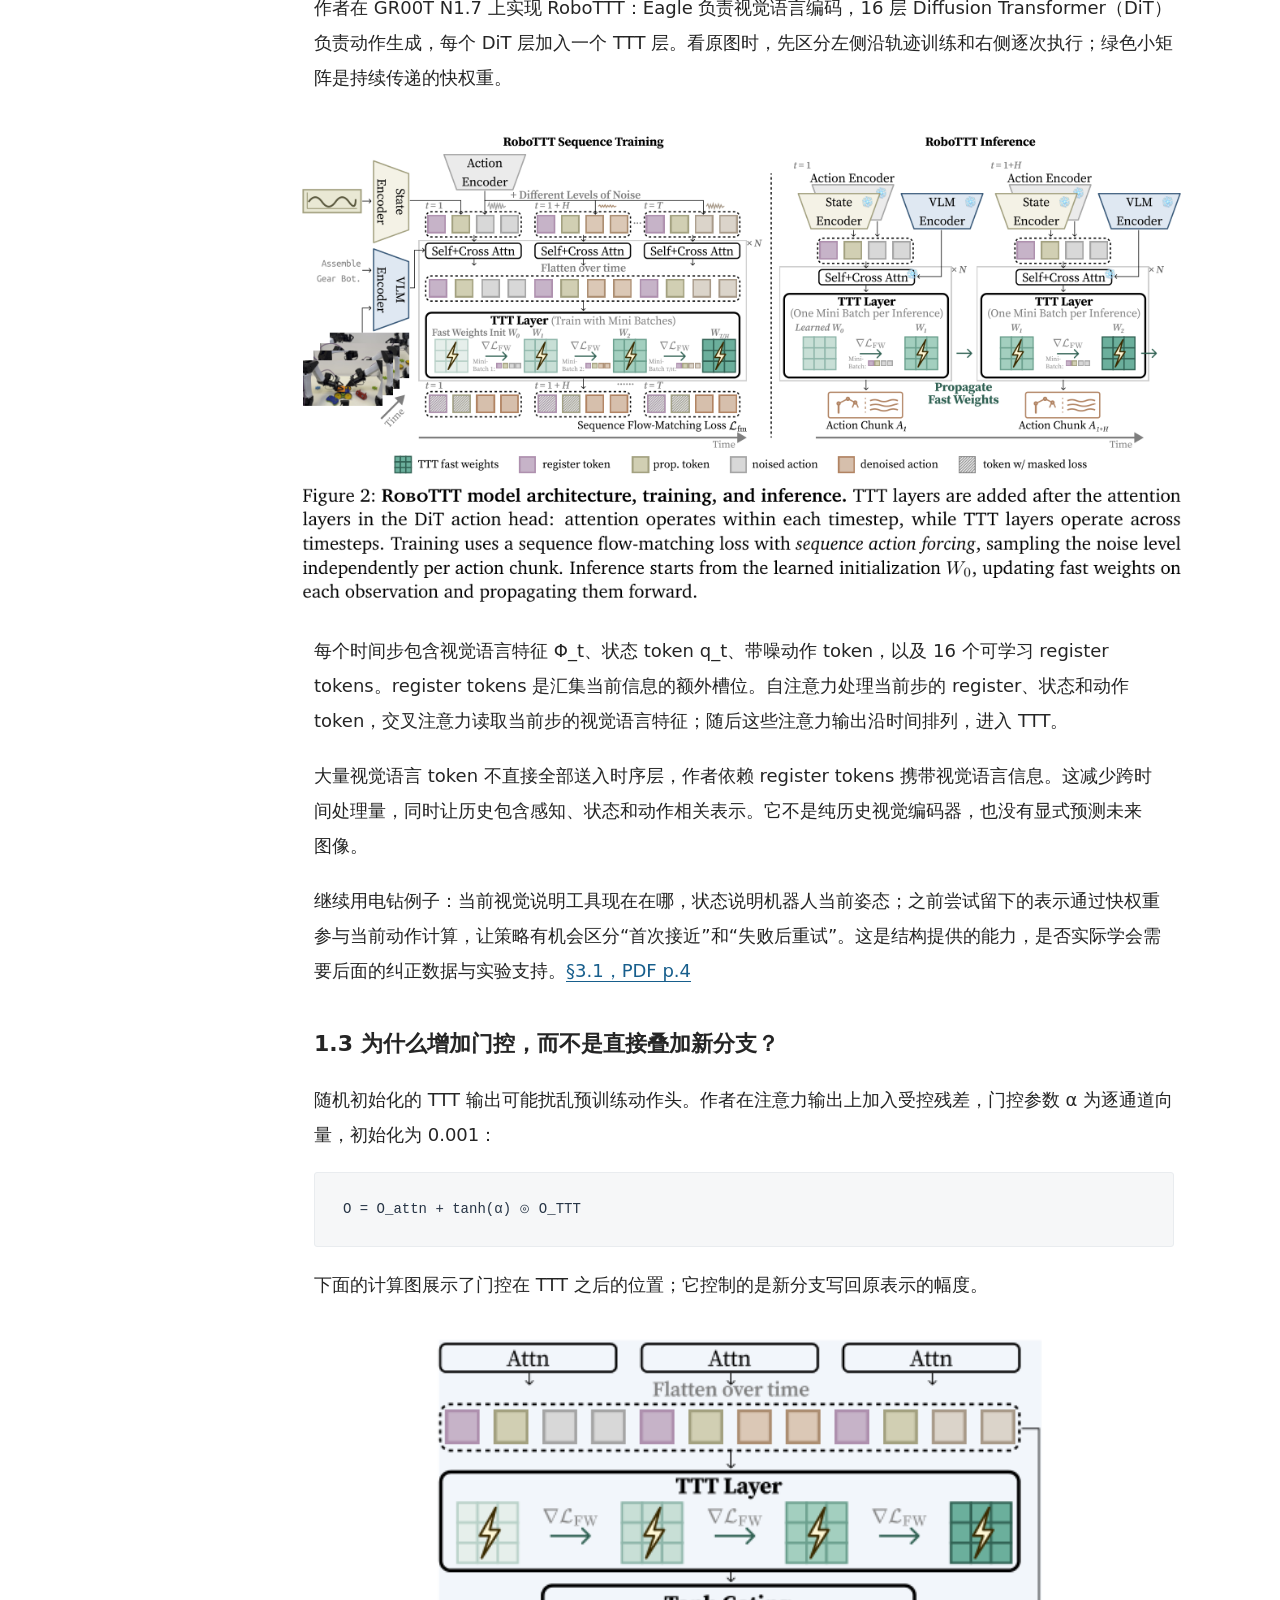
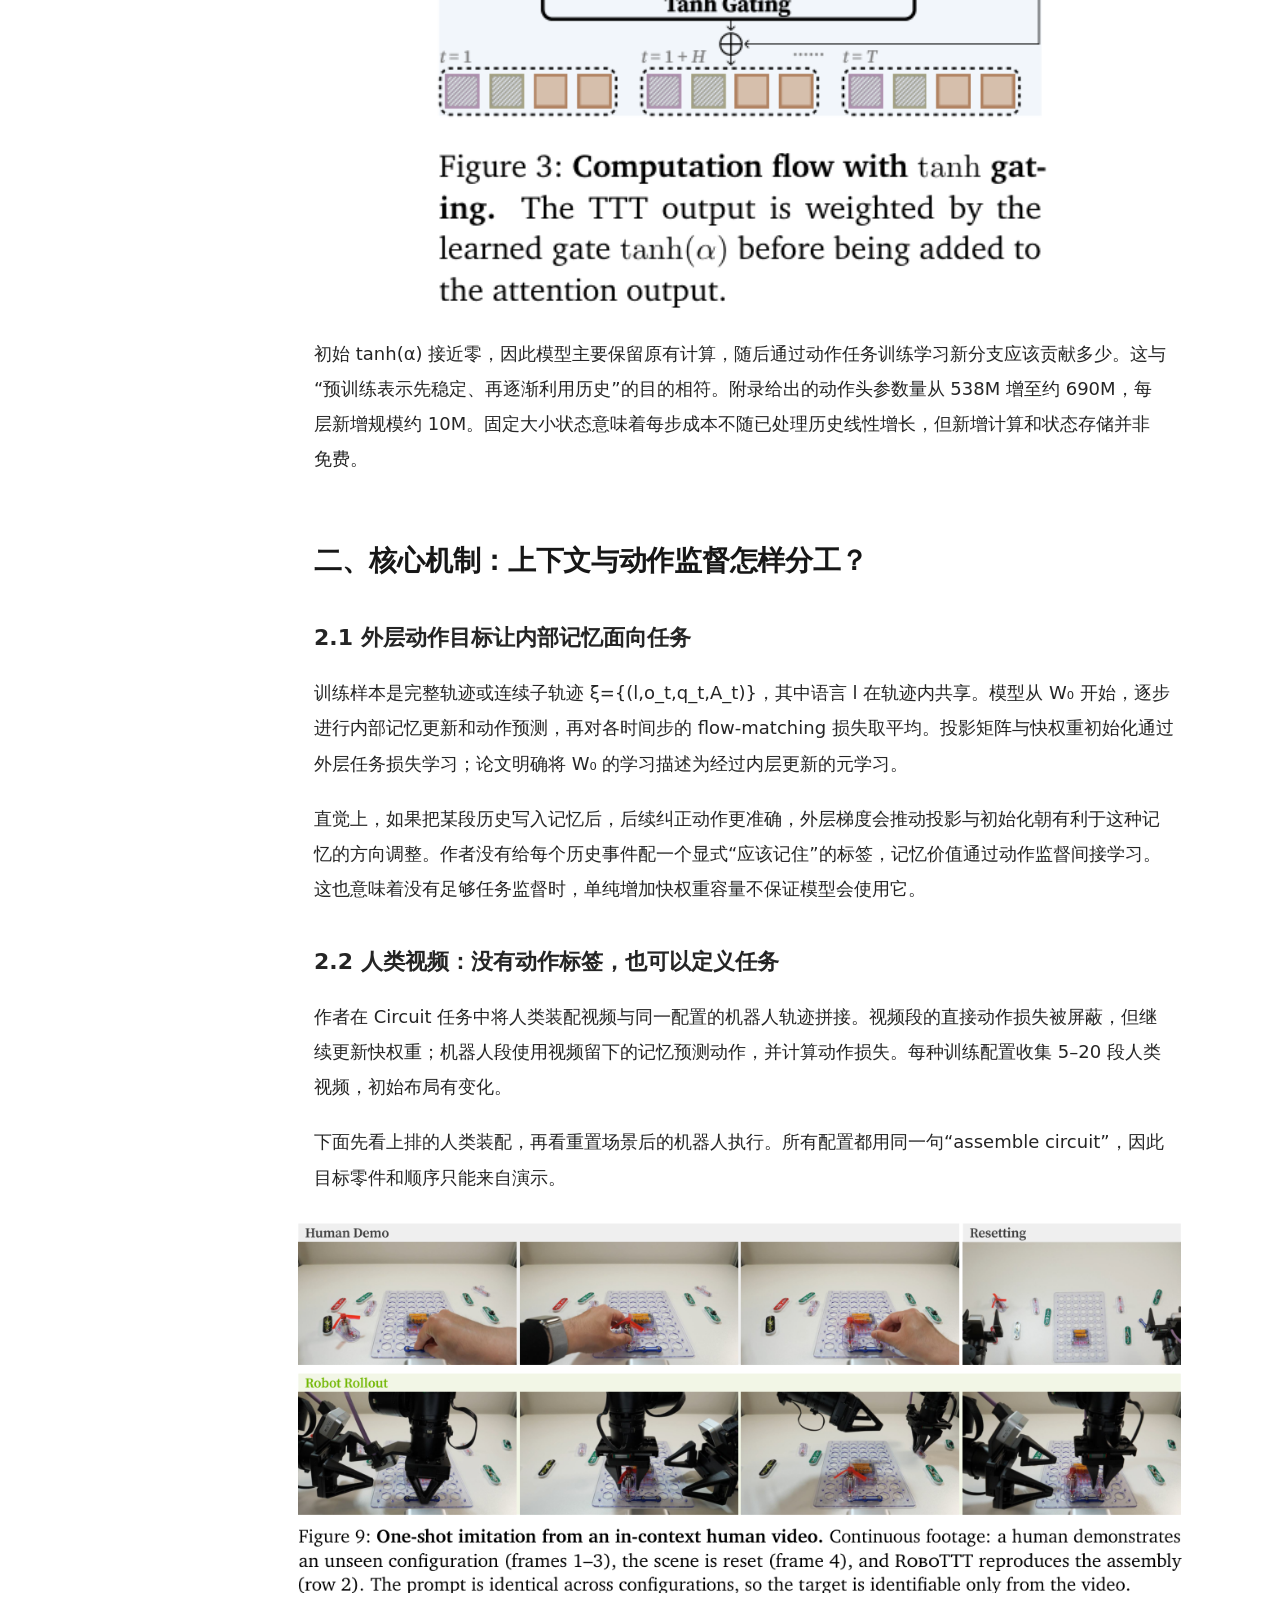
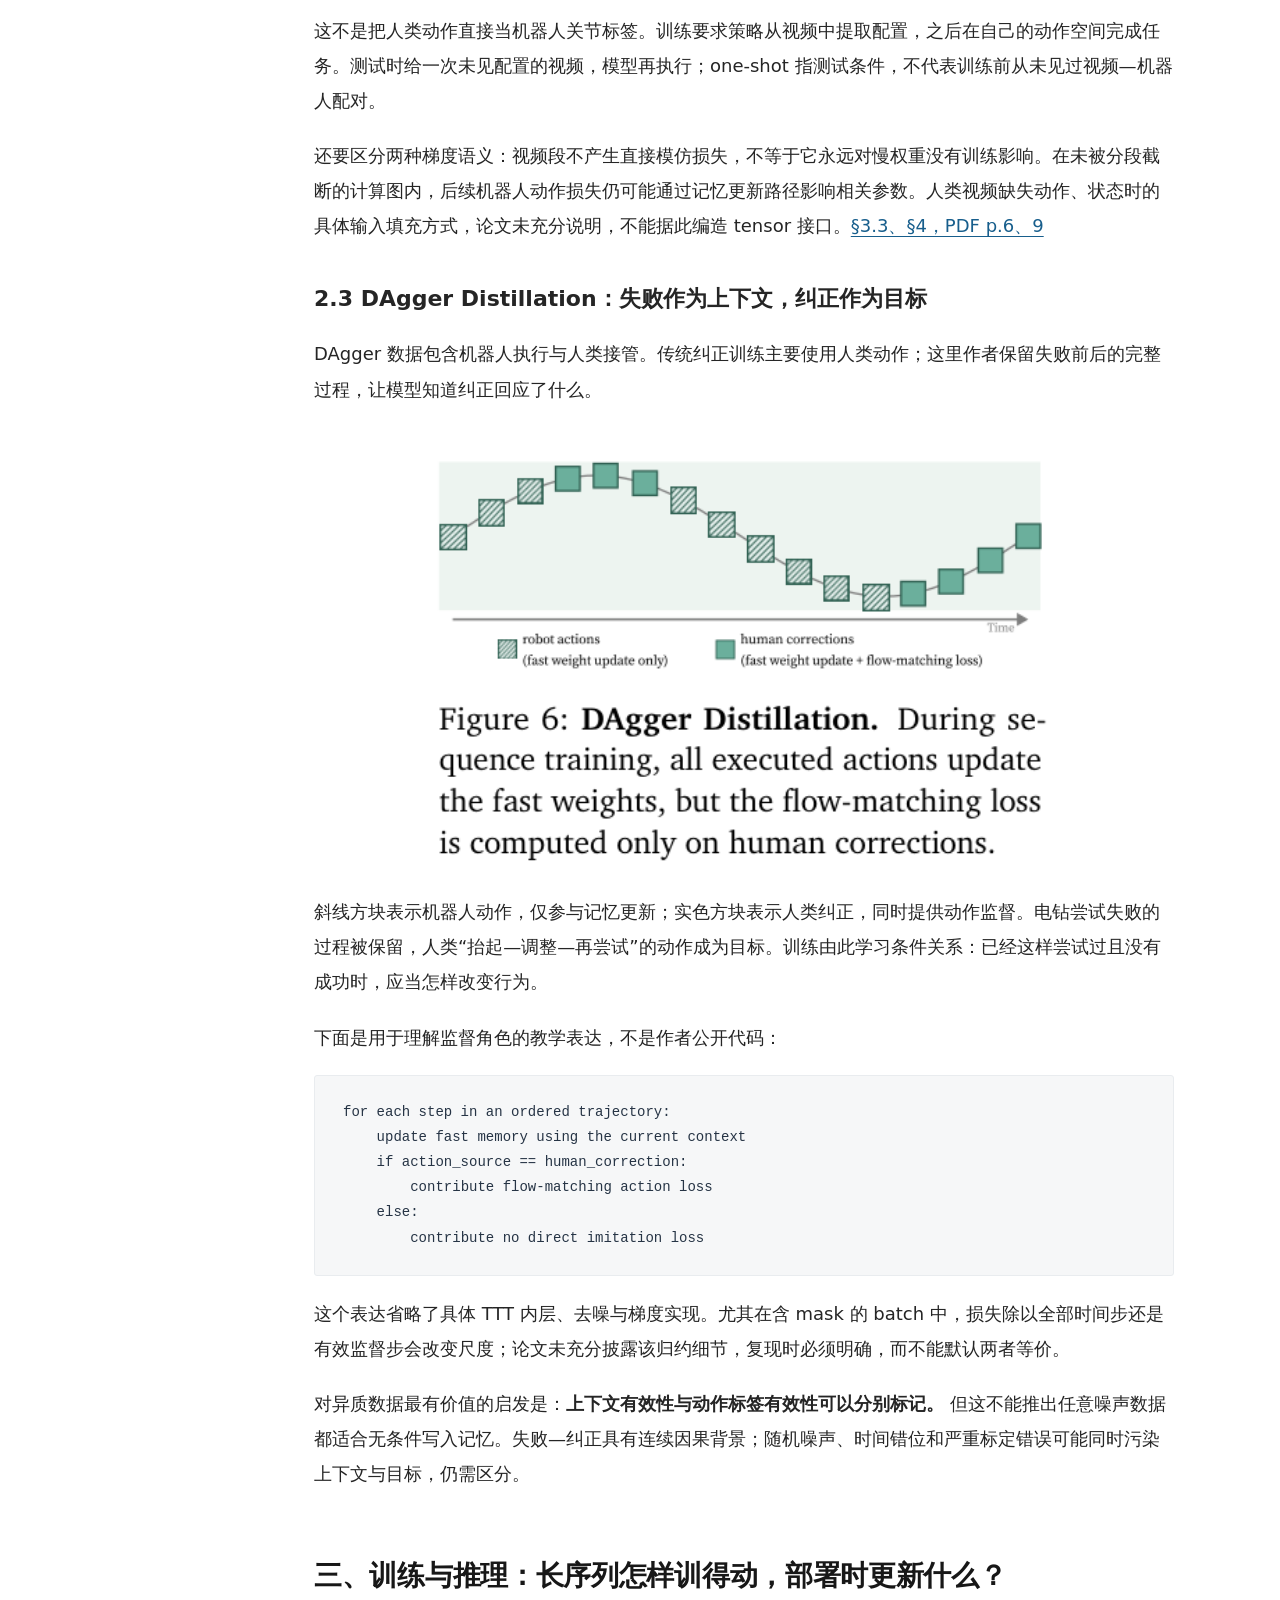
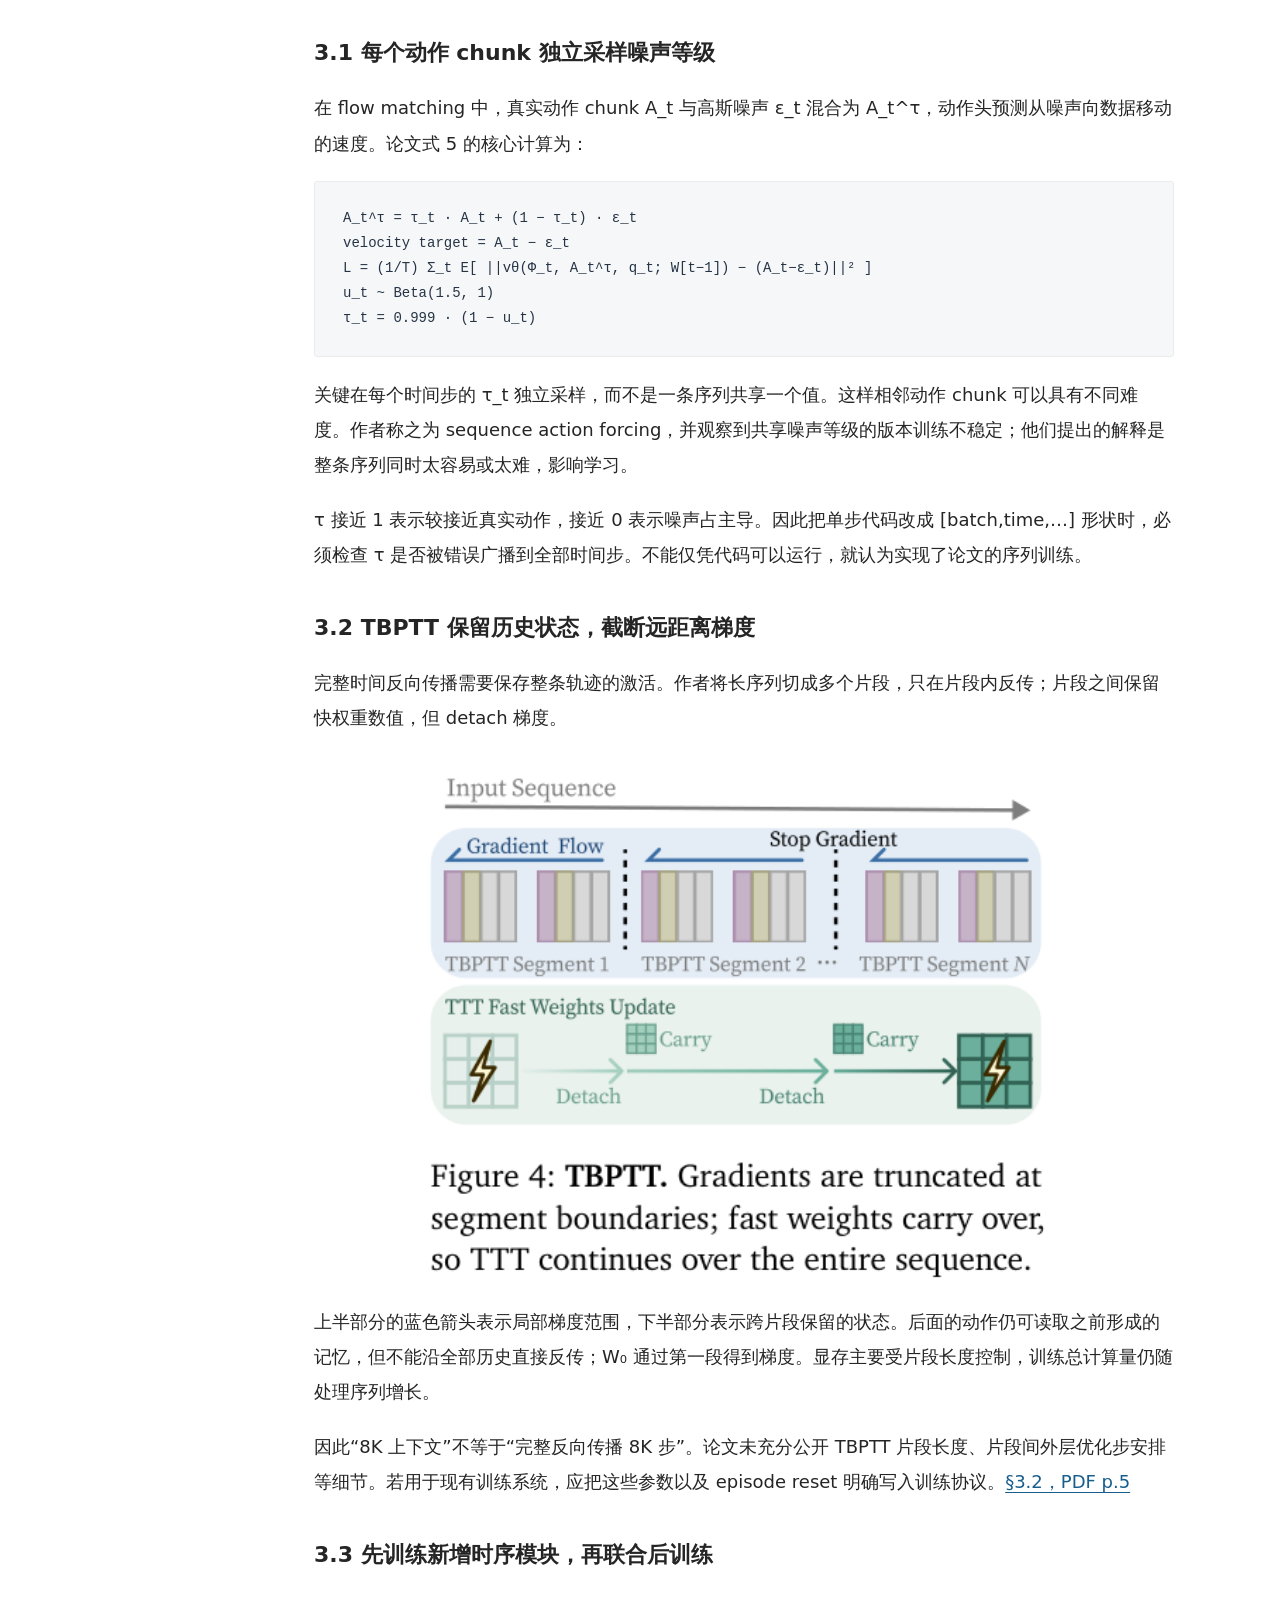
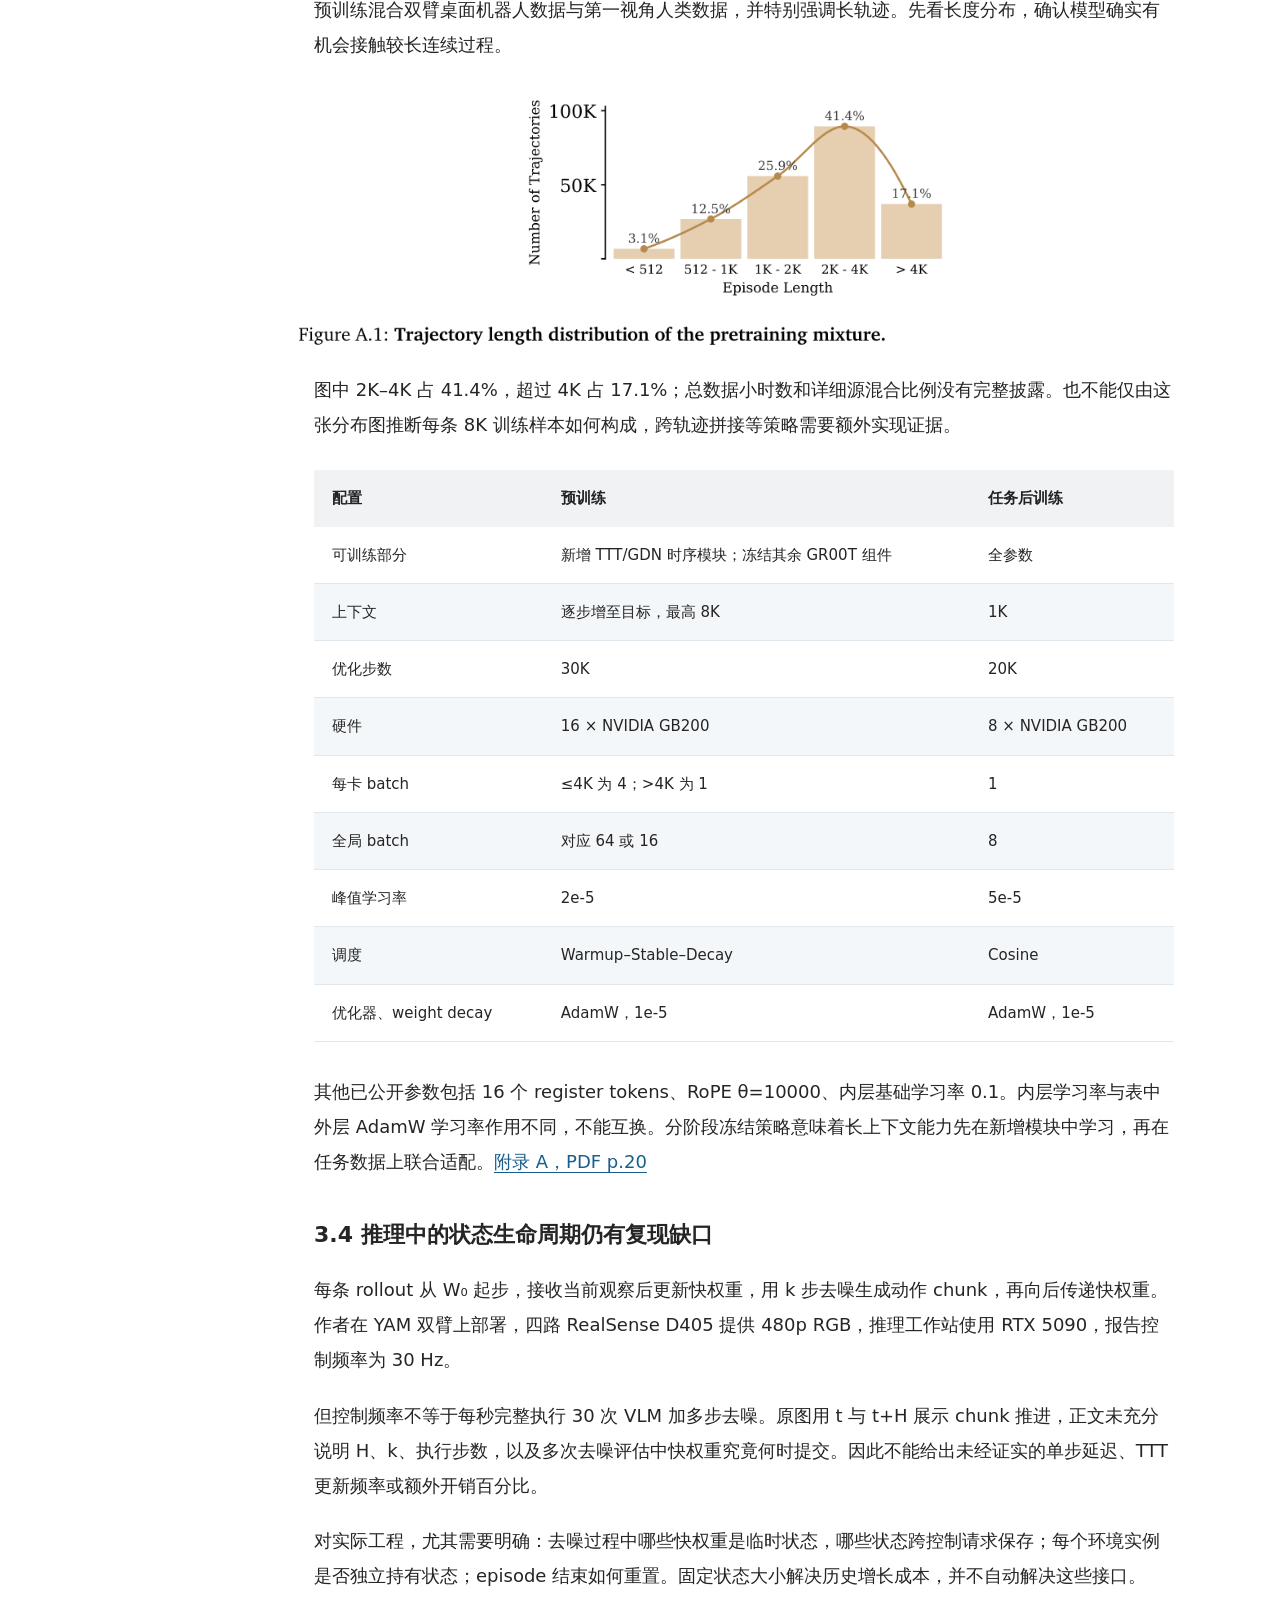
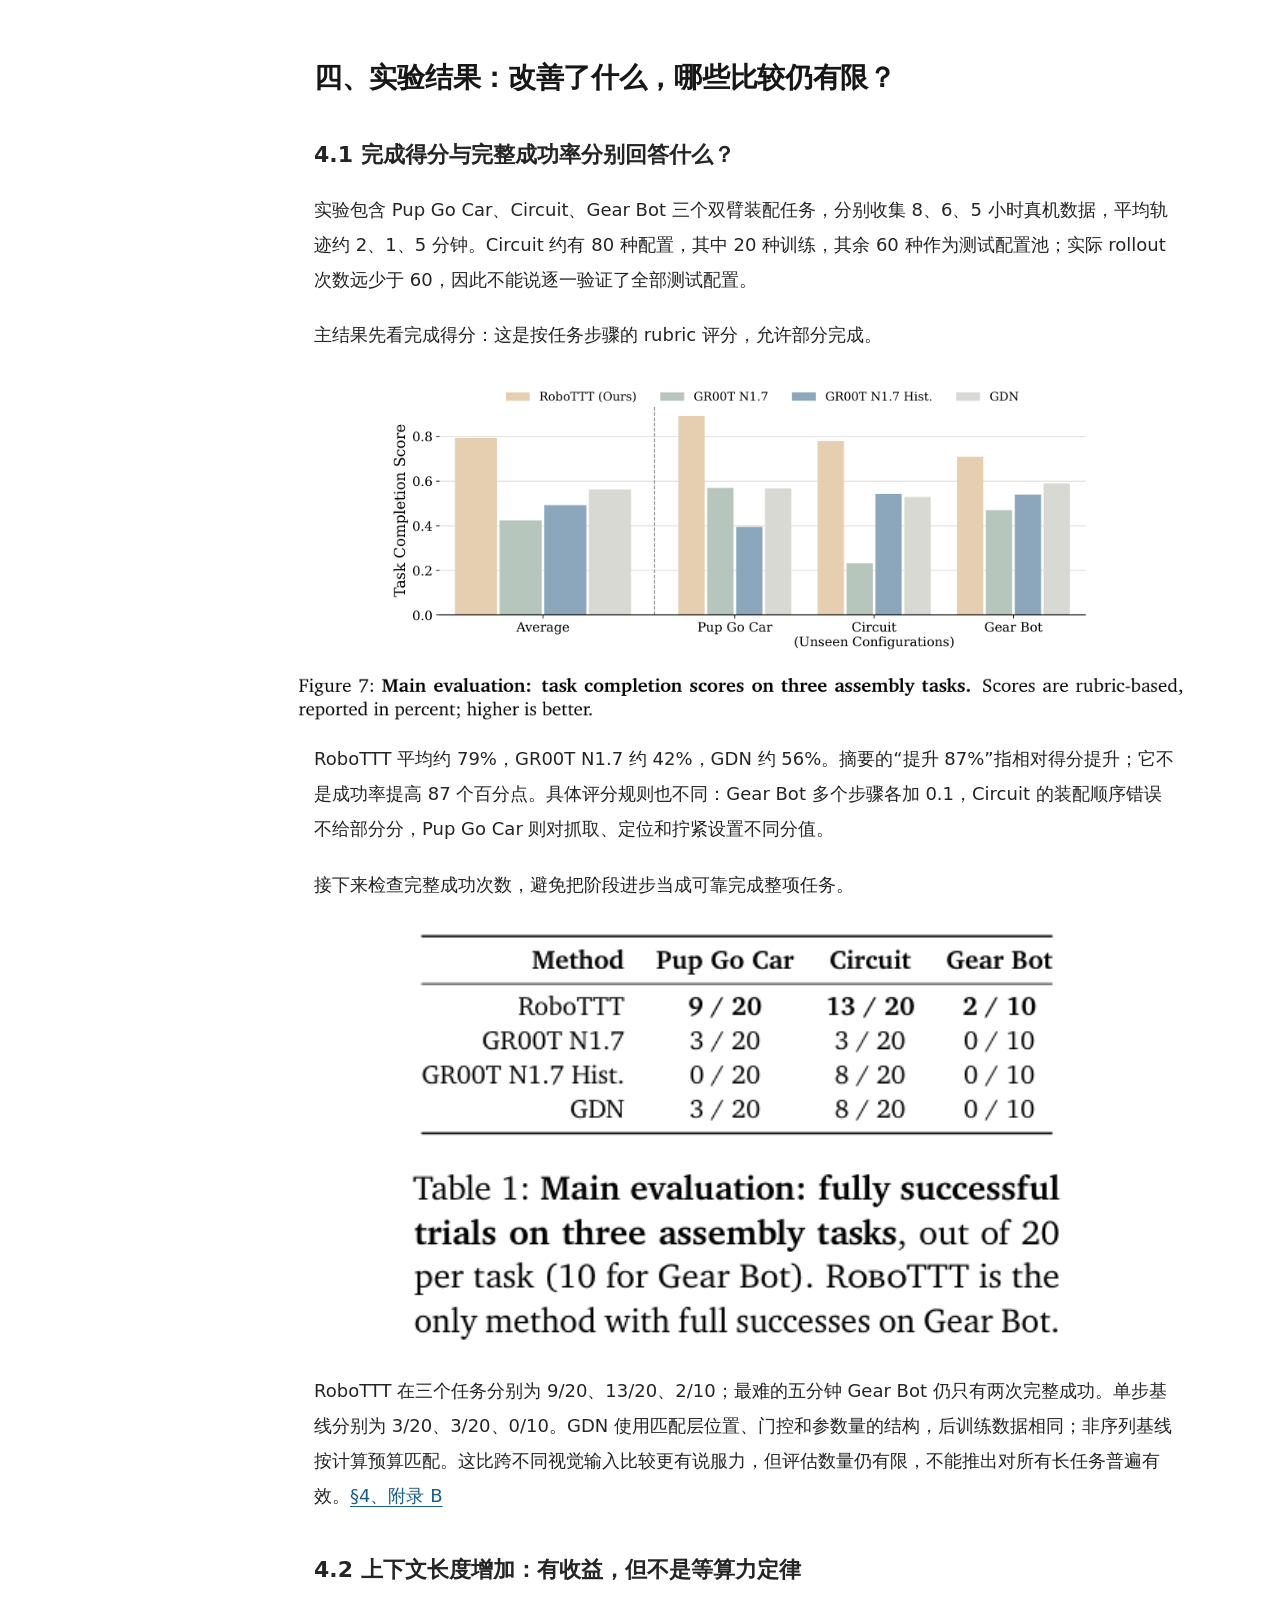
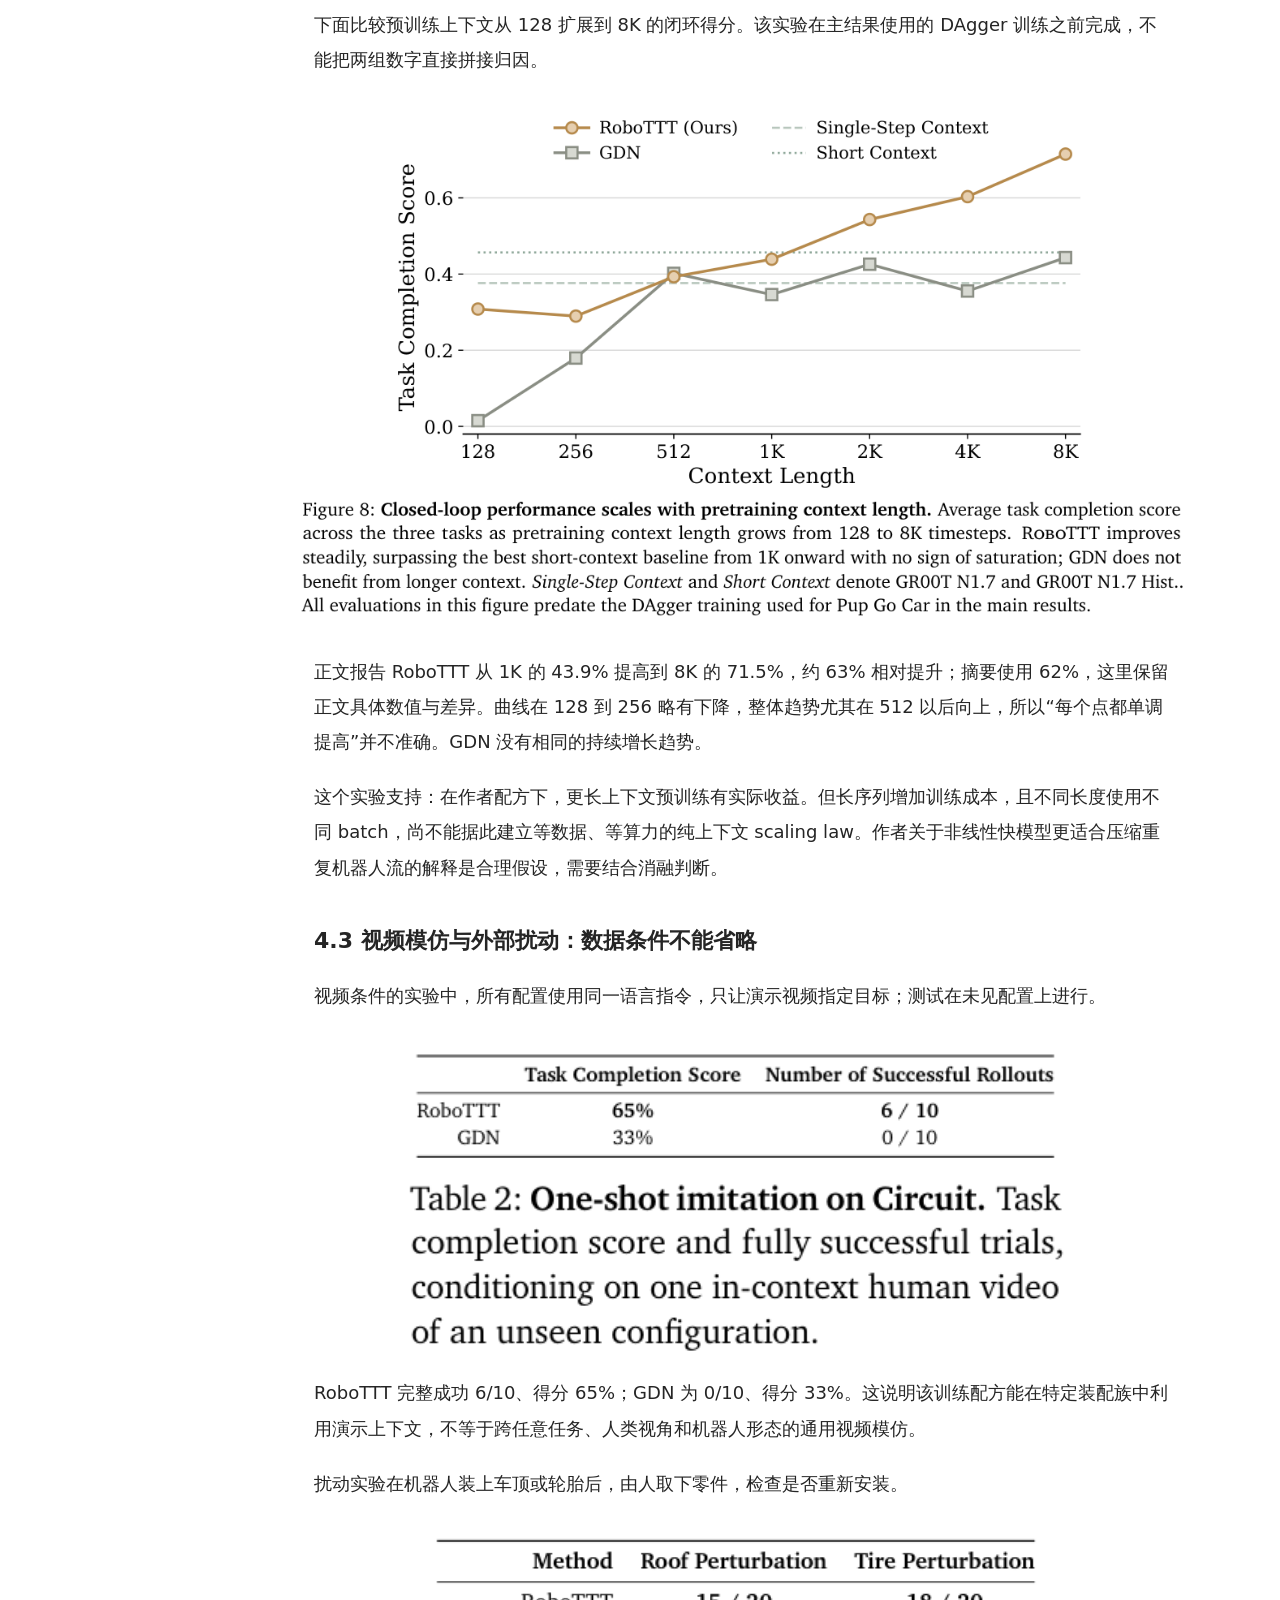
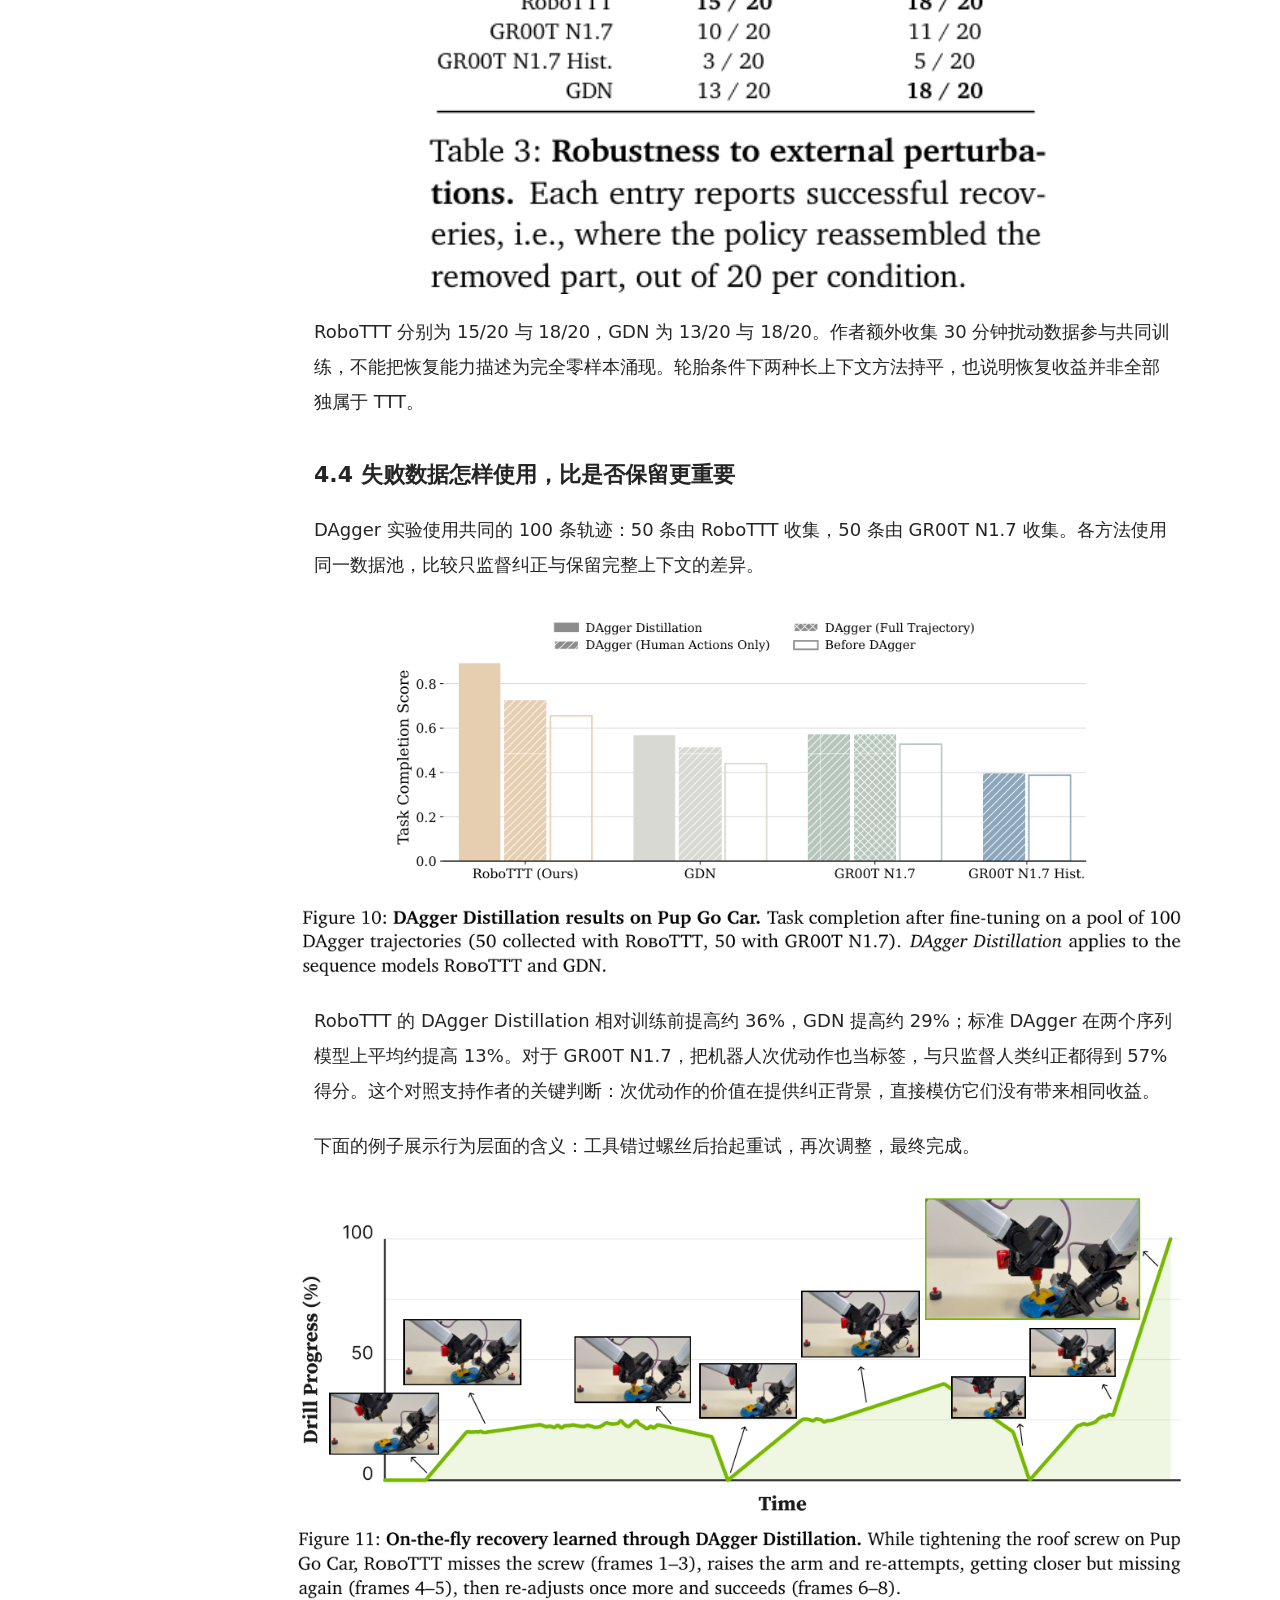
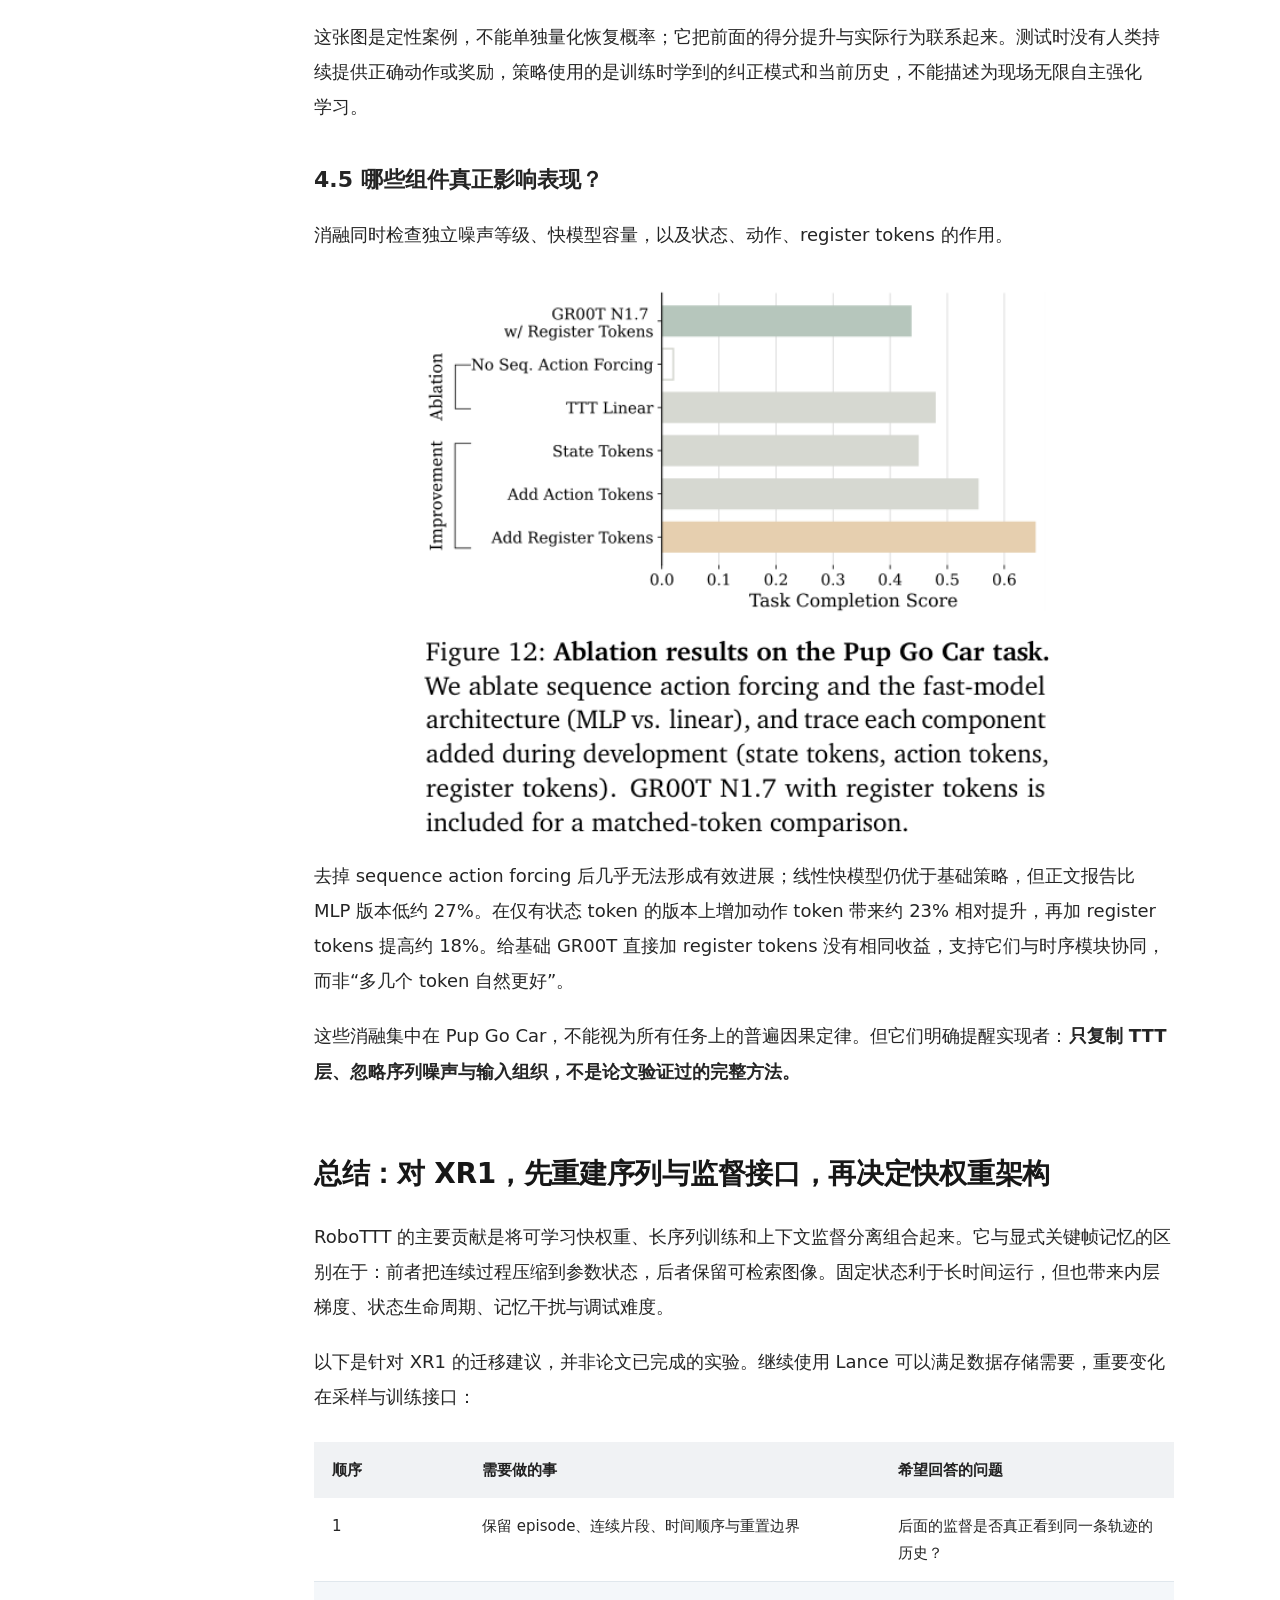
<file: notes/robottt/index.html>
<!DOCTYPE html>

<html lang="zh-CN"><head><meta charset="utf-8"/><meta content="width=device-width,initial-scale=1" name="viewport"/><meta content="RoboTTT详细解读：快权重MLP、TTT门控、序列噪声采样、TBPTT、预训练配置、人类视频与DAgger纠正，附论文原图及XR1迁移边界。" name="description"/><title>RoboTTT 深读：快权重记忆、长序列训练与失败纠正 · 观行</title><style>*{box-sizing:border-box}html{scroll-behavior:smooth;scroll-padding-top:24px}body{margin:0;background:#f5f2eb;color:#23323b;font:17px/1.85 system-ui,-apple-system,"Noto Sans CJK SC",sans-serif}aside{position:fixed;width:235px;inset:0 auto 0 0;padding:40px 22px;background:#183d43;color:white;overflow:auto}aside b{font-size:24px}aside small{display:block;color:#bad1cf;margin:12px 0 30px}aside a{display:block;color:#d5e5e2;text-decoration:none;font-size:14px;margin:16px 0}main{max-width:1090px;margin-left:235px;padding:54px 65px 100px}h1{font-size:42px;line-height:1.3;letter-spacing:-1px;margin:0 0 24px}h2{font-size:29px;border-top:2px solid #b7c8c1;padding-top:36px;margin-top:62px;color:#174e50}h3{font-size:22px;margin-top:36px;line-height:1.5}p{margin:18px 0}a{color:#166b76;text-underline-offset:3px}strong{color:#174e50}blockquote{margin:28px 0;padding:12px 24px;border-left:5px solid #bb7a35;background:#f0e7d6}img{max-width:100%;height:auto;display:block;border:1px solid #ddd9cd;border-radius:8px;cursor:zoom-in;margin:24px auto;background:white}table{width:100%;border-collapse:collapse;font-size:15px;display:block;overflow:auto;margin:25px 0}th,td{border-bottom:1px solid #d8ded8;text-align:left;padding:12px;min-width:150px;vertical-align:top}th{background:#e0e9e3}pre{white-space:pre-wrap;overflow-wrap:anywhere;background:#183d43;color:#ecf5ef;padding:25px;border-radius:10px;font-size:14px}li{margin:10px 0}dialog{border:0;padding:10px;width:96vw;max-width:1600px;background:white}dialog::backdrop{background:#000b}dialog img{max-height:88vh;width:auto;border:0;margin:auto;cursor:zoom-out}dialog button{float:right;padding:8px 15px}footer{border-top:1px solid #ccc;margin-top:50px;font-size:13px;color:#666}@media(max-width:950px){aside{position:static;width:auto;padding:20px}aside small{margin:5px 0}aside a{display:inline-block;margin:5px 14px 5px 0}main{margin:0;padding:30px 24px}h1{font-size:32px}h2{font-size:25px}}@media print{aside,dialog{display:none}main{margin:0;padding:0;max-width:none}h2,h3{break-after:avoid}img{max-height:70vh;object-fit:contain}body{font-size:11pt;background:white}}
/* Balanced reading layout */
body{padding-left:248px;background:#f5f3ed}
aside{width:248px;padding:32px 24px;background:#203f36;border-right:1px solid #dce2d8}
aside b{letter-spacing:1px}aside small{line-height:1.8;margin-bottom:28px}
aside a{padding:10px 12px;margin:5px -12px;border-radius:6px;line-height:1.6;transition:background .15s}
aside a:hover,aside a:focus-visible{background:#ffffff14;color:#fff}
aside .home-link{font-size:12px;margin-bottom:32px;color:#c7d6c7}
main{width:100%;max-width:1240px;margin:0 auto;padding:64px clamp(28px,4vw,72px) 100px}
main>h1{max-width:1000px;margin:0 auto 28px;font-size:clamp(32px,2.8vw,46px);line-height:1.45;letter-spacing:-.8px}
main>p,main>h2,main>h3,main>ul,main>ol,main>pre,main>blockquote,main>footer{max-width:880px;margin-left:auto;margin-right:auto}
main>p{margin-top:22px;margin-bottom:22px;line-height:1.95;overflow-wrap:anywhere}
main>h1+p{font-size:13px;color:#718075;max-width:1000px;line-height:1.9}
main>h2{padding-top:38px;margin-top:76px;margin-bottom:30px;font-size:30px;border-top:1px solid #aebdaf}
main>h3{margin-top:42px;margin-bottom:22px;font-size:23px;line-height:1.6}
main>blockquote{margin-top:32px;margin-bottom:40px;padding:14px 26px;border-left:4px solid #ba7748;border-radius:0 8px 8px 0}
main>p:has(>img){max-width:1100px;margin:30px auto 34px;padding:12px;background:#fff;border:1px solid #e1e3db;border-radius:12px;box-shadow:0 6px 22px #293e2c08}
main img{width:100%;margin:0;border:0;border-radius:5px}
main>table{max-width:1100px;margin:30px auto 36px;background:#fff;border:1px solid #dce2d8;border-radius:8px;font-size:15px;line-height:1.8}
th,td{padding:16px 18px;min-width:155px}th{background:#e7ede4}
main>pre{line-height:1.85;padding:26px 30px;background:#203f36}
main>footer{line-height:1.9;padding-top:24px}
a:focus-visible,button:focus-visible{outline:2px solid #bd7a4a;outline-offset:4px}
dialog{max-width:1700px;border-radius:10px}dialog img{max-width:100%;object-fit:contain}
@media(min-width:1700px){body{font-size:18px}main{padding-top:76px}}
@media(max-width:1100px) and (min-width:951px){body{padding-left:216px}aside{width:216px;padding:30px 20px}main{padding-left:30px;padding-right:30px}}
@media(max-width:950px){body{padding-left:0}aside{position:relative;width:100%;padding:22px 24px;border:0}aside .home-link{display:inline-block;margin:0 0 14px;padding:0}aside b{display:block;font-size:21px}aside small{margin:8px 0 14px;font-size:12px}aside>a:not(.home-link){display:inline-block;font-size:12px;margin:3px 5px 3px 0;padding:7px 10px;background:#ffffff0d}main{margin:auto;padding:38px 26px 70px}main>h1{font-size:34px}main>h2{font-size:27px;margin-top:55px}}
@media(max-width:520px){body{font-size:16px}main{padding:30px 20px 60px}main>h1{font-size:29px;line-height:1.5}main>h2{font-size:25px}main>h3{font-size:21px}main>p{line-height:1.9}main>p:has(>img){padding:4px;margin:24px auto;border-radius:7px}main>blockquote{padding:10px 18px}main>pre{font-size:12px;padding:20px 16px}th,td{padding:12px;font-size:13px}aside{padding:20px}aside>a:not(.home-link){font-size:11px}}
@media print{body{padding:0}main{max-width:none;padding:0}main>p:has(>img){box-shadow:none;break-inside:avoid}main>h2,main>h3{break-after:avoid}}
@media(prefers-reduced-motion:reduce){html{scroll-behavior:auto}aside a{transition:none}}
main>h1{text-wrap:balance}main>p{text-wrap:pretty}
main>h1{font-size:clamp(30px,2.7vw,44px)}main>h4{max-width:880px;margin:30px auto 12px;font-size:20px}main>table{font-size:14px}main img{height:auto}dialog img{max-height:84vh;object-fit:contain}dialog .full-image{display:block;text-align:center;padding:8px;font-size:13px}main .ltx{font-size:14px}
</style><link href="../reading.css?v=204d029a8945" rel="stylesheet"/><link href="article.css?v=20261105" rel="stylesheet"/></head><body><aside><a class="home-link" href="../../">← 返回观行主页</a><b>RoboTTT</b><small>快权重记忆 → 序列训练 → 失败纠正</small><a href="#s1">一、模型结构：历史怎样进入动作预测？</a><a href="#s2">二、核心机制：上下文与动作监督怎样分工？</a><a href="#s3">三、训练与推理：长序列怎样训得动，部署时更新什么？</a><a href="#s4">四、实验结果：改善了什么，哪些比较仍有限？</a><a href="#s5">总结：对 XR1，先重建序列与监督接口，再决定快权重架构</a></aside><main><h1>RoboTTT：把执行历史写进权重，机器人怎样学会记忆与纠错？</h1>
<p>Yunfan Jiang、Yevgen Chebotar、Ruijie Zheng 等 · <strong>RoboTTT: Context Scaling for Robot Policies</strong> · NVIDIA、Stanford、UT Austin · 官方 PDF 日期 2026-07-15；对应 arXiv:2607.15275v1，2026-07-16。整理于 2026-11-17。<a href="https://research.nvidia.com/labs/gear/robottt/robottt.pdf">官方论文</a> · <a href="https://arxiv.org/html/2607.15275v1">结构化全文</a> · <a href="https://research.nvidia.com/labs/gear/robottt/">项目页</a></p>
<p>机器人把电钻移到车顶螺丝附近，尝试了一次，却没有拧进去。此时的画面和“刚拿起电钻、准备接近螺丝”可能很相似，下一步却应该不同：前者需要抬起、调整位置再尝试，后者继续接近即可。单帧策略很难知道刚才发生了什么；简单追加一张历史图像，也未必包含真正决定动作的证据。</p>
<p>RoboTTT 把执行历史压缩进一个小神经网络的可更新权重。每次处理新的观察、状态与动作相关 token，模型先更新这组权重，再用它辅助动作预测。作者同时改变了训练方式：沿连续轨迹学习记忆，独立采样每个动作 chunk 的噪声等级，并通过分段反向传播支持长上下文。</p>
<p><strong>它最值得借鉴的是“历史表示、序列训练、监督分工”这三个接口的配合。</strong> 人类视频可以提供上下文而不提供动作标签；机器人失败可以保留为历史，而模仿损失只监督人类纠正。全文先走通记忆计算，再说明这些数据怎样进入训练，最后检查收益究竟来自什么。以下为论文与附录解读，没有运行作者模型，也没有将未公开的代码细节补写成事实。</p>
<h2 id="s1">一、模型结构：历史怎样进入动作预测？</h2>
<h3 id="m1">1.1 两种权重，对应两种学习过程</h3>
<p>TTT 是 Test-Time Training，即测试时训练。它在每层内放入一个小模型 f_W，将这个模型的参数 W 当作随时间更新的记忆。主模型及投影矩阵属于慢权重：正常训练时更新，部署时固定。当前执行过程的 W_t 属于快权重：训练与部署时都随输入序列更新。每条新 rollout 从学习得到的 W₀ 开始，而非默认继承上一条任务的记忆。</p>
<p>当前特征 X_t 经过投影得到 K_t、V_t、Q_t。这里 key 是写入所用的输入，value 是内部学习目标，query 是读取记忆的输入。核心操作如下，公式按论文式 1–2 转写：</p>
<pre><code class="language-text">L_FW = || f_(W[t−1])(K_t) − V_t ||²
W[t] = W[t−1] − η · ∇_W L_FW
O_t  = f_(W[t])(Q_t)
</code></pre>
<p>第一步让小模型学会从 key 预测 value，新的经验由此改变参数；第二步通过更新后的模型读取信息。内部目标由输入自身的投影构造，因此推理时无需知道正确动作，就能更新记忆。作者采用带 GeLU 的两层 MLP；内层使用梯度下降，学习率在 0.1 基础值上学习调整。</p>
<p>但这个内部误差并不直接判断“螺丝是否拧紧”。<strong>记忆怎样帮助正确行动，由外层动作损失训练。</strong> 固定大小的权重只能压缩历史，并不保证无损保存全部帧，也不能把“持续更新”直接等同于任务成功率单调提高。<a href="https://research.nvidia.com/labs/gear/robottt/robottt.pdf#page=3">§2、附录 A.1，PDF p.3、20</a></p>
<h3 id="m2">1.2 注意力处理当前信息，TTT 处理跨时间信息</h3>
<p>作者在 GR00T N1.7 上实现 RoboTTT：Eagle 负责视觉语言编码，16 层 Diffusion Transformer（DiT）负责动作生成，每个 DiT 层加入一个 TTT 层。看原图时，先区分左侧沿轨迹训练和右侧逐次执行；绿色小矩阵是持续传递的快权重。</p>
<p><img alt="Figure 2：序列训练、动作去噪和推理中的快权重传递" loading="lazy" src="assets/figure-2.png" tabindex="0" title="点击放大；Esc 关闭"/></p>
<p>每个时间步包含视觉语言特征 Φ_t、状态 token q_t、带噪动作 token，以及 16 个可学习 register tokens。register tokens 是汇集当前信息的额外槽位。自注意力处理当前步的 register、状态和动作 token，交叉注意力读取当前步的视觉语言特征；随后这些注意力输出沿时间排列，进入 TTT。</p>
<p>大量视觉语言 token 不直接全部送入时序层，作者依赖 register tokens 携带视觉语言信息。这减少跨时间处理量，同时让历史包含感知、状态和动作相关表示。它不是纯历史视觉编码器，也没有显式预测未来图像。</p>
<p>继续用电钻例子：当前视觉说明工具现在在哪，状态说明机器人当前姿态；之前尝试留下的表示通过快权重参与当前动作计算，让策略有机会区分“首次接近”和“失败后重试”。这是结构提供的能力，是否实际学会需要后面的纠正数据与实验支持。<a href="https://research.nvidia.com/labs/gear/robottt/robottt.pdf#page=4">§3.1，PDF p.4</a></p>
<h3 id="m3">1.3 为什么增加门控，而不是直接叠加新分支？</h3>
<p>随机初始化的 TTT 输出可能扰乱预训练动作头。作者在注意力输出上加入受控残差，门控参数 α 为逐通道向量，初始化为 0.001：</p>
<pre><code class="language-text">O = O_attn + tanh(α) ⊙ O_TTT
</code></pre>
<p>下面的计算图展示了门控在 TTT 之后的位置；它控制的是新分支写回原表示的幅度。</p>
<p><img alt="Figure 3：TTT 输出经过 tanh 门控再融合" loading="lazy" src="assets/figure-3.png" tabindex="0" title="点击放大；Esc 关闭"/></p>
<p>初始 tanh(α) 接近零，因此模型主要保留原有计算，随后通过动作任务训练学习新分支应该贡献多少。这与“预训练表示先稳定、再逐渐利用历史”的目的相符。附录给出的动作头参数量从 538M 增至约 690M，每层新增规模约 10M。固定大小状态意味着每步成本不随已处理历史线性增长，但新增计算和状态存储并非免费。</p>
<h2 id="s2">二、核心机制：上下文与动作监督怎样分工？</h2>
<h3 id="m4">2.1 外层动作目标让内部记忆面向任务</h3>
<p>训练样本是完整轨迹或连续子轨迹 ξ={(l,o_t,q_t,A_t)}，其中语言 l 在轨迹内共享。模型从 W₀ 开始，逐步进行内部记忆更新和动作预测，再对各时间步的 flow-matching 损失取平均。投影矩阵与快权重初始化通过外层任务损失学习；论文明确将 W₀ 的学习描述为经过内层更新的元学习。</p>
<p>直觉上，如果把某段历史写入记忆后，后续纠正动作更准确，外层梯度会推动投影与初始化朝有利于这种记忆的方向调整。作者没有给每个历史事件配一个显式“应该记住”的标签，记忆价值通过动作监督间接学习。这也意味着没有足够任务监督时，单纯增加快权重容量不保证模型会使用它。</p>
<h3 id="m5">2.2 人类视频：没有动作标签，也可以定义任务</h3>
<p>作者在 Circuit 任务中将人类装配视频与同一配置的机器人轨迹拼接。视频段的直接动作损失被屏蔽，但继续更新快权重；机器人段使用视频留下的记忆预测动作，并计算动作损失。每种训练配置收集 5–20 段人类视频，初始布局有变化。</p>
<p>下面先看上排的人类装配，再看重置场景后的机器人执行。所有配置都用同一句“assemble circuit”，因此目标零件和顺序只能来自演示。</p>
<p><img alt="Figure 9：人类视频提供目标配置，随后机器人在重置场景中执行" loading="lazy" src="assets/figure-9.png" tabindex="0" title="点击放大；Esc 关闭"/></p>
<p>这不是把人类动作直接当机器人关节标签。训练要求策略从视频中提取配置，之后在自己的动作空间完成任务。测试时给一次未见配置的视频，模型再执行；one-shot 指测试条件，不代表训练前从未见过视频—机器人配对。</p>
<p>还要区分两种梯度语义：视频段不产生直接模仿损失，不等于它永远对慢权重没有训练影响。在未被分段截断的计算图内，后续机器人动作损失仍可能通过记忆更新路径影响相关参数。人类视频缺失动作、状态时的具体输入填充方式，论文未充分说明，不能据此编造 tensor 接口。<a href="https://research.nvidia.com/labs/gear/robottt/robottt.pdf#page=6">§3.3、§4，PDF p.6、9</a></p>
<h3 id="m6">2.3 DAgger Distillation：失败作为上下文，纠正作为目标</h3>
<p>DAgger 数据包含机器人执行与人类接管。传统纠正训练主要使用人类动作；这里作者保留失败前后的完整过程，让模型知道纠正回应了什么。</p>
<p><img alt="Figure 6：整段执行更新记忆，只有人类纠正计算动作损失" loading="lazy" src="assets/figure-6.png" tabindex="0" title="点击放大；Esc 关闭"/></p>
<p>斜线方块表示机器人动作，仅参与记忆更新；实色方块表示人类纠正，同时提供动作监督。电钻尝试失败的过程被保留，人类“抬起—调整—再尝试”的动作成为目标。训练由此学习条件关系：已经这样尝试过且没有成功时，应当怎样改变行为。</p>
<p>下面是用于理解监督角色的教学表达，不是作者公开代码：</p>
<pre><code class="language-text">for each step in an ordered trajectory:
    update fast memory using the current context
    if action_source == human_correction:
        contribute flow-matching action loss
    else:
        contribute no direct imitation loss
</code></pre>
<p>这个表达省略了具体 TTT 内层、去噪与梯度实现。尤其在含 mask 的 batch 中，损失除以全部时间步还是有效监督步会改变尺度；论文未充分披露该归约细节，复现时必须明确，而不能默认两者等价。</p>
<p>对异质数据最有价值的启发是：<strong>上下文有效性与动作标签有效性可以分别标记。</strong> 但这不能推出任意噪声数据都适合无条件写入记忆。失败—纠正具有连续因果背景；随机噪声、时间错位和严重标定错误可能同时污染上下文与目标，仍需区分。</p>
<h2 id="s3">三、训练与推理：长序列怎样训得动，部署时更新什么？</h2>
<h3 id="m7">3.1 每个动作 chunk 独立采样噪声等级</h3>
<p>在 flow matching 中，真实动作 chunk A_t 与高斯噪声 ε_t 混合为 A_t^τ，动作头预测从噪声向数据移动的速度。论文式 5 的核心计算为：</p>
<pre><code class="language-text">A_t^τ = τ_t · A_t + (1 − τ_t) · ε_t
velocity target = A_t − ε_t
L = (1/T) Σ_t E[ ||vθ(Φ_t, A_t^τ, q_t; W[t−1]) − (A_t−ε_t)||² ]
u_t ~ Beta(1.5, 1)
τ_t = 0.999 · (1 − u_t)
</code></pre>
<p>关键在每个时间步的 τ_t 独立采样，而不是一条序列共享一个值。这样相邻动作 chunk 可以具有不同难度。作者称之为 sequence action forcing，并观察到共享噪声等级的版本训练不稳定；他们提出的解释是整条序列同时太容易或太难，影响学习。</p>
<p>τ 接近 1 表示较接近真实动作，接近 0 表示噪声占主导。因此把单步代码改成 [batch,time,…] 形状时，必须检查 τ 是否被错误广播到全部时间步。不能仅凭代码可以运行，就认为实现了论文的序列训练。</p>
<h3 id="m8">3.2 TBPTT 保留历史状态，截断远距离梯度</h3>
<p>完整时间反向传播需要保存整条轨迹的激活。作者将长序列切成多个片段，只在片段内反传；片段之间保留快权重数值，但 detach 梯度。</p>
<p><img alt="Figure 4：梯度在边界停止，快权重继续跨片段传递" loading="lazy" src="assets/figure-4.png" tabindex="0" title="点击放大；Esc 关闭"/></p>
<p>上半部分的蓝色箭头表示局部梯度范围，下半部分表示跨片段保留的状态。后面的动作仍可读取之前形成的记忆，但不能沿全部历史直接反传；W₀ 通过第一段得到梯度。显存主要受片段长度控制，训练总计算量仍随处理序列增长。</p>
<p>因此“8K 上下文”不等于“完整反向传播 8K 步”。论文未充分公开 TBPTT 片段长度、片段间外层优化步安排等细节。若用于现有训练系统，应把这些参数以及 episode reset 明确写入训练协议。<a href="https://research.nvidia.com/labs/gear/robottt/robottt.pdf#page=5">§3.2，PDF p.5</a></p>
<h3 id="m9">3.3 先训练新增时序模块，再联合后训练</h3>
<p>预训练混合双臂桌面机器人数据与第一视角人类数据，并特别强调长轨迹。先看长度分布，确认模型确实有机会接触较长连续过程。</p>
<p><img alt="Figure A.1：预训练混合数据的轨迹长度分布" loading="lazy" src="assets/figure-a1.png" tabindex="0" title="点击放大；Esc 关闭"/></p>
<p>图中 2K–4K 占 41.4%，超过 4K 占 17.1%；总数据小时数和详细源混合比例没有完整披露。也不能仅由这张分布图推断每条 8K 训练样本如何构成，跨轨迹拼接等策略需要额外实现证据。</p>
<div aria-label="数据表格，可横向滚动" class="table-scroll" role="region" tabindex="0"><table>
<thead>
<tr>
<th>配置</th>
<th>预训练</th>
<th>任务后训练</th>
</tr>
</thead>
<tbody>
<tr>
<td>可训练部分</td>
<td>新增 TTT/GDN 时序模块；冻结其余 GR00T 组件</td>
<td>全参数</td>
</tr>
<tr>
<td>上下文</td>
<td>逐步增至目标，最高 8K</td>
<td>1K</td>
</tr>
<tr>
<td>优化步数</td>
<td>30K</td>
<td>20K</td>
</tr>
<tr>
<td>硬件</td>
<td>16 × NVIDIA GB200</td>
<td>8 × NVIDIA GB200</td>
</tr>
<tr>
<td>每卡 batch</td>
<td>≤4K 为 4；&gt;4K 为 1</td>
<td>1</td>
</tr>
<tr>
<td>全局 batch</td>
<td>对应 64 或 16</td>
<td>8</td>
</tr>
<tr>
<td>峰值学习率</td>
<td>2e-5</td>
<td>5e-5</td>
</tr>
<tr>
<td>调度</td>
<td>Warmup–Stable–Decay</td>
<td>Cosine</td>
</tr>
<tr>
<td>优化器、weight decay</td>
<td>AdamW，1e-5</td>
<td>AdamW，1e-5</td>
</tr>
</tbody>
</table></div>
<p>其他已公开参数包括 16 个 register tokens、RoPE θ=10000、内层基础学习率 0.1。内层学习率与表中外层 AdamW 学习率作用不同，不能互换。分阶段冻结策略意味着长上下文能力先在新增模块中学习，再在任务数据上联合适配。<a href="https://research.nvidia.com/labs/gear/robottt/robottt.pdf#page=20">附录 A，PDF p.20</a></p>
<h3 id="m10">3.4 推理中的状态生命周期仍有复现缺口</h3>
<p>每条 rollout 从 W₀ 起步，接收当前观察后更新快权重，用 k 步去噪生成动作 chunk，再向后传递快权重。作者在 YAM 双臂上部署，四路 RealSense D405 提供 480p RGB，推理工作站使用 RTX 5090，报告控制频率为 30 Hz。</p>
<p>但控制频率不等于每秒完整执行 30 次 VLM 加多步去噪。原图用 t 与 t+H 展示 chunk 推进，正文未充分说明 H、k、执行步数，以及多次去噪评估中快权重究竟何时提交。因此不能给出未经证实的单步延迟、TTT 更新频率或额外开销百分比。</p>
<p>对实际工程，尤其需要明确：去噪过程中哪些快权重是临时状态，哪些状态跨控制请求保存；每个环境实例是否独立持有状态；episode 结束如何重置。固定状态大小解决历史增长成本，并不自动解决这些接口。</p>
<h2 id="s4">四、实验结果：改善了什么，哪些比较仍有限？</h2>
<h3 id="m11">4.1 完成得分与完整成功率分别回答什么？</h3>
<p>实验包含 Pup Go Car、Circuit、Gear Bot 三个双臂装配任务，分别收集 8、6、5 小时真机数据，平均轨迹约 2、1、5 分钟。Circuit 约有 80 种配置，其中 20 种训练，其余 60 种作为测试配置池；实际 rollout 次数远少于 60，因此不能说逐一验证了全部测试配置。</p>
<p>主结果先看完成得分：这是按任务步骤的 rubric 评分，允许部分完成。</p>
<p><img alt="Figure 7：三个任务的阶段完成得分与平均结果" loading="lazy" src="assets/figure-7.png" tabindex="0" title="点击放大；Esc 关闭"/></p>
<p>RoboTTT 平均约 79%，GR00T N1.7 约 42%，GDN 约 56%。摘要的“提升 87%”指相对得分提升；它不是成功率提高 87 个百分点。具体评分规则也不同：Gear Bot 多个步骤各加 0.1，Circuit 的装配顺序错误不给部分分，Pup Go Car 则对抓取、定位和拧紧设置不同分值。</p>
<p>接下来检查完整成功次数，避免把阶段进步当成可靠完成整项任务。</p>
<p><img alt="Table 1：完整任务成功次数" loading="lazy" src="assets/table-1.png" tabindex="0" title="点击放大；Esc 关闭"/></p>
<p>RoboTTT 在三个任务分别为 9/20、13/20、2/10；最难的五分钟 Gear Bot 仍只有两次完整成功。单步基线分别为 3/20、3/20、0/10。GDN 使用匹配层位置、门控和参数量的结构，后训练数据相同；非序列基线按计算预算匹配。这比跨不同视觉输入比较更有说服力，但评估数量仍有限，不能推出对所有长任务普遍有效。<a href="https://research.nvidia.com/labs/gear/robottt/robottt.pdf#page=7">§4、附录 B</a></p>
<h3 id="m12">4.2 上下文长度增加：有收益，但不是等算力定律</h3>
<p>下面比较预训练上下文从 128 扩展到 8K 的闭环得分。该实验在主结果使用的 DAgger 训练之前完成，不能把两组数字直接拼接归因。</p>
<p><img alt="Figure 8：不同预训练上下文长度下的闭环表现" loading="lazy" src="assets/figure-8.png" tabindex="0" title="点击放大；Esc 关闭"/></p>
<p>正文报告 RoboTTT 从 1K 的 43.9% 提高到 8K 的 71.5%，约 63% 相对提升；摘要使用 62%，这里保留正文具体数值与差异。曲线在 128 到 256 略有下降，整体趋势尤其在 512 以后向上，所以“每个点都单调提高”并不准确。GDN 没有相同的持续增长趋势。</p>
<p>这个实验支持：在作者配方下，更长上下文预训练有实际收益。但长序列增加训练成本，且不同长度使用不同 batch，尚不能据此建立等数据、等算力的纯上下文 scaling law。作者关于非线性快模型更适合压缩重复机器人流的解释是合理假设，需要结合消融判断。</p>
<h3 id="m13">4.3 视频模仿与外部扰动：数据条件不能省略</h3>
<p>视频条件的实验中，所有配置使用同一语言指令，只让演示视频指定目标；测试在未见配置上进行。</p>
<p><img alt="Table 2：单次人类视频条件下的装配结果" loading="lazy" src="assets/table-2.png" tabindex="0" title="点击放大；Esc 关闭"/></p>
<p>RoboTTT 完整成功 6/10、得分 65%；GDN 为 0/10、得分 33%。这说明该训练配方能在特定装配族中利用演示上下文，不等于跨任意任务、人类视角和机器人形态的通用视频模仿。</p>
<p>扰动实验在机器人装上车顶或轮胎后，由人取下零件，检查是否重新安装。</p>
<p><img alt="Table 3：车顶与轮胎被移除后的恢复成功次数" loading="lazy" src="assets/table-3.png" tabindex="0" title="点击放大；Esc 关闭"/></p>
<p>RoboTTT 分别为 15/20 与 18/20，GDN 为 13/20 与 18/20。作者额外收集 30 分钟扰动数据参与共同训练，不能把恢复能力描述为完全零样本涌现。轮胎条件下两种长上下文方法持平，也说明恢复收益并非全部独属于 TTT。</p>
<h3 id="m14">4.4 失败数据怎样使用，比是否保留更重要</h3>
<p>DAgger 实验使用共同的 100 条轨迹：50 条由 RoboTTT 收集，50 条由 GR00T N1.7 收集。各方法使用同一数据池，比较只监督纠正与保留完整上下文的差异。</p>
<p><img alt="Figure 10：相同 DAgger 数据的不同使用方法" loading="lazy" src="assets/figure-10.png" tabindex="0" title="点击放大；Esc 关闭"/></p>
<p>RoboTTT 的 DAgger Distillation 相对训练前提高约 36%，GDN 提高约 29%；标准 DAgger 在两个序列模型上平均约提高 13%。对于 GR00T N1.7，把机器人次优动作也当标签，与只监督人类纠正都得到 57% 得分。这个对照支持作者的关键判断：次优动作的价值在提供纠正背景，直接模仿它们没有带来相同收益。</p>
<p>下面的例子展示行为层面的含义：工具错过螺丝后抬起重试，再次调整，最终完成。</p>
<p><img alt="Figure 11：电钻失败后调整并重新尝试的案例" loading="lazy" src="assets/figure-11.png" tabindex="0" title="点击放大；Esc 关闭"/></p>
<p>这张图是定性案例，不能单独量化恢复概率；它把前面的得分提升与实际行为联系起来。测试时没有人类持续提供正确动作或奖励，策略使用的是训练时学到的纠正模式和当前历史，不能描述为现场无限自主强化学习。</p>
<h3 id="m15">4.5 哪些组件真正影响表现？</h3>
<p>消融同时检查独立噪声等级、快模型容量，以及状态、动作、register tokens 的作用。</p>
<p><img alt="Figure 12：噪声采样、快模型结构与输入 token 消融" loading="lazy" src="assets/figure-12.png" tabindex="0" title="点击放大；Esc 关闭"/></p>
<p>去掉 sequence action forcing 后几乎无法形成有效进展；线性快模型仍优于基础策略，但正文报告比 MLP 版本低约 27%。在仅有状态 token 的版本上增加动作 token 带来约 23% 相对提升，再加 register tokens 提高约 18%。给基础 GR00T 直接加 register tokens 没有相同收益，支持它们与时序模块协同，而非“多几个 token 自然更好”。</p>
<p>这些消融集中在 Pup Go Car，不能视为所有任务上的普遍因果定律。但它们明确提醒实现者：<strong>只复制 TTT 层、忽略序列噪声与输入组织，不是论文验证过的完整方法。</strong></p>
<h2 id="s5">总结：对 XR1，先重建序列与监督接口，再决定快权重架构</h2>
<p>RoboTTT 的主要贡献是将可学习快权重、长序列训练和上下文监督分离组合起来。它与显式关键帧记忆的区别在于：前者把连续过程压缩到参数状态，后者保留可检索图像。固定状态利于长时间运行，但也带来内层梯度、状态生命周期、记忆干扰与调试难度。</p>
<p>以下是针对 XR1 的迁移建议，并非论文已完成的实验。继续使用 Lance 可以满足数据存储需要，重要变化在采样与训练接口：</p>
<div aria-label="数据表格，可横向滚动" class="table-scroll" role="region" tabindex="0"><table>
<thead>
<tr>
<th>顺序</th>
<th>需要做的事</th>
<th>希望回答的问题</th>
</tr>
</thead>
<tbody>
<tr>
<td>1</td>
<td>保留 episode、连续片段、时间顺序与重置边界</td>
<td>后面的监督是否真正看到同一条轨迹的历史？</td>
</tr>
<tr>
<td>2</td>
<td>区分 context-valid 与 action-loss-valid，记录人类接管和动作来源</td>
<td>哪些失败值得作为背景，哪些动作值得模仿？</td>
</tr>
<tr>
<td>3</td>
<td>在已有时序策略比较只用纠正与保留完整上下文</td>
<td>数据组织本身是否改善恢复能力？</td>
</tr>
<tr>
<td>4</td>
<td>加入带近零门控的快权重分支，从短序列开始</td>
<td>新模块是否稳定利用历史，而非扰乱原策略？</td>
</tr>
<tr>
<td>5</td>
<td>比较不同上下文并记录有效样本量、算力和时延</td>
<td>增益来自历史长度，还是额外训练计算？</td>
</tr>
</tbody>
</table></div>
<p>完整接入前还需明确动作 chunk 长度、去噪期间的快权重提交规则、TBPTT 片段长度、带 mask 损失的归约，以及视频缺失状态/动作的填充方式。它们是公开材料中的复现缺口，不应凭经验冒充作者实现。</p>
<p>最值得优先采用的思想是：<strong>保留执行过程提供的因果背景，同时精确控制哪些动作产生监督。</strong> 这项改动不必等待完整 RoboTTT 架构，也不要求先换掉现有存储格式。</p>
<p>原图表均来自作者论文，版权归作者所有；正文为原创解读。<a href="source_map.json">来源与边界记录</a> · <a href="assets/visual_manifest.json">全量图表清单</a>。</p><footer>2026-11-17 · 实现深读更新。论文、报告与固定版本代码分别标注；未运行模型训练或推理。原始图表归作者所有。</footer></main><dialog id="zoom"><button onclick="this.parentNode.close()">关闭 ×</button><img alt="放大的论文图表"/><a class="full-image" rel="noopener" target="_blank">在新窗口查看原尺寸 ↗</a></dialog><script>const d=document.querySelector('#zoom');document.querySelectorAll('main img').forEach(i=>{function show(){d.querySelector('img').src=i.src;d.querySelector('img').alt=i.alt;d.querySelector('.full-image').href=i.src;d.showModal()}i.onclick=show;i.onkeydown=e=>{if(e.key==='Enter')show()}});d.querySelector('img').onclick=()=>d.close();</script></body></html>
</file>
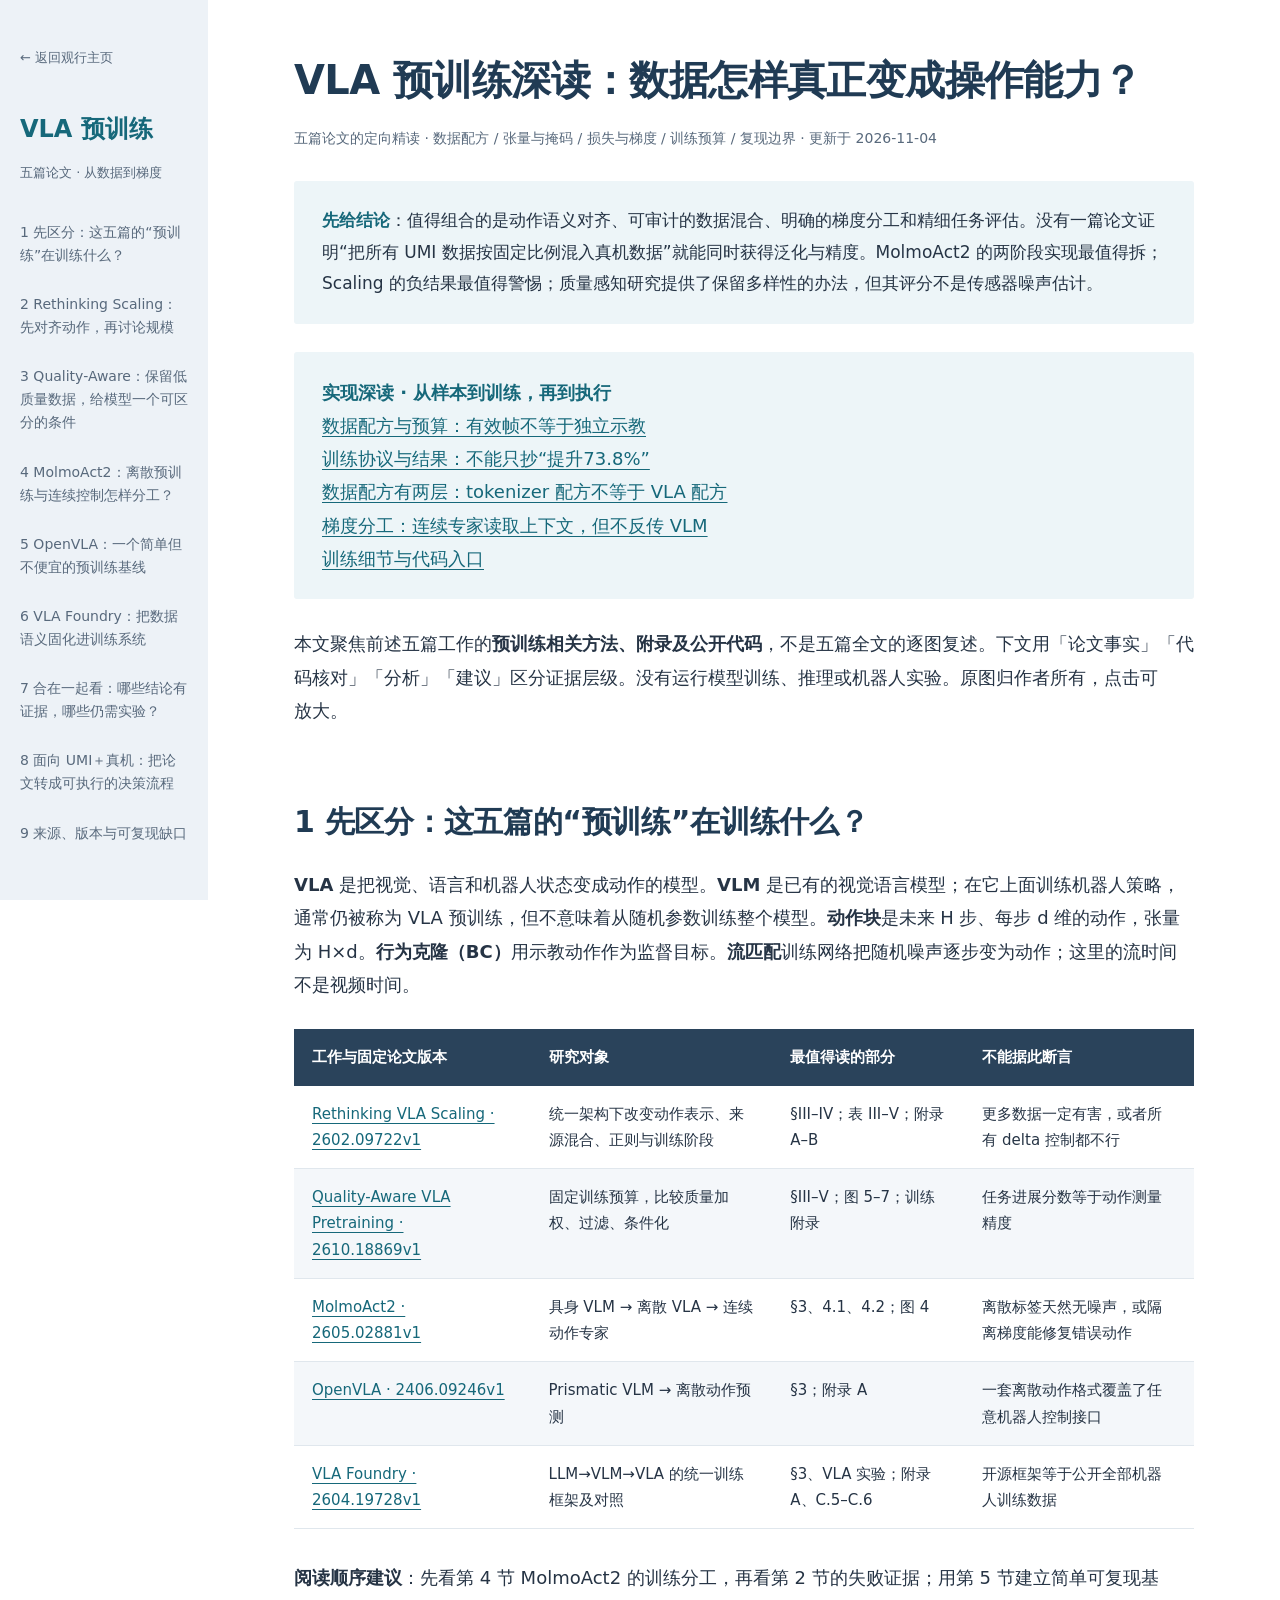
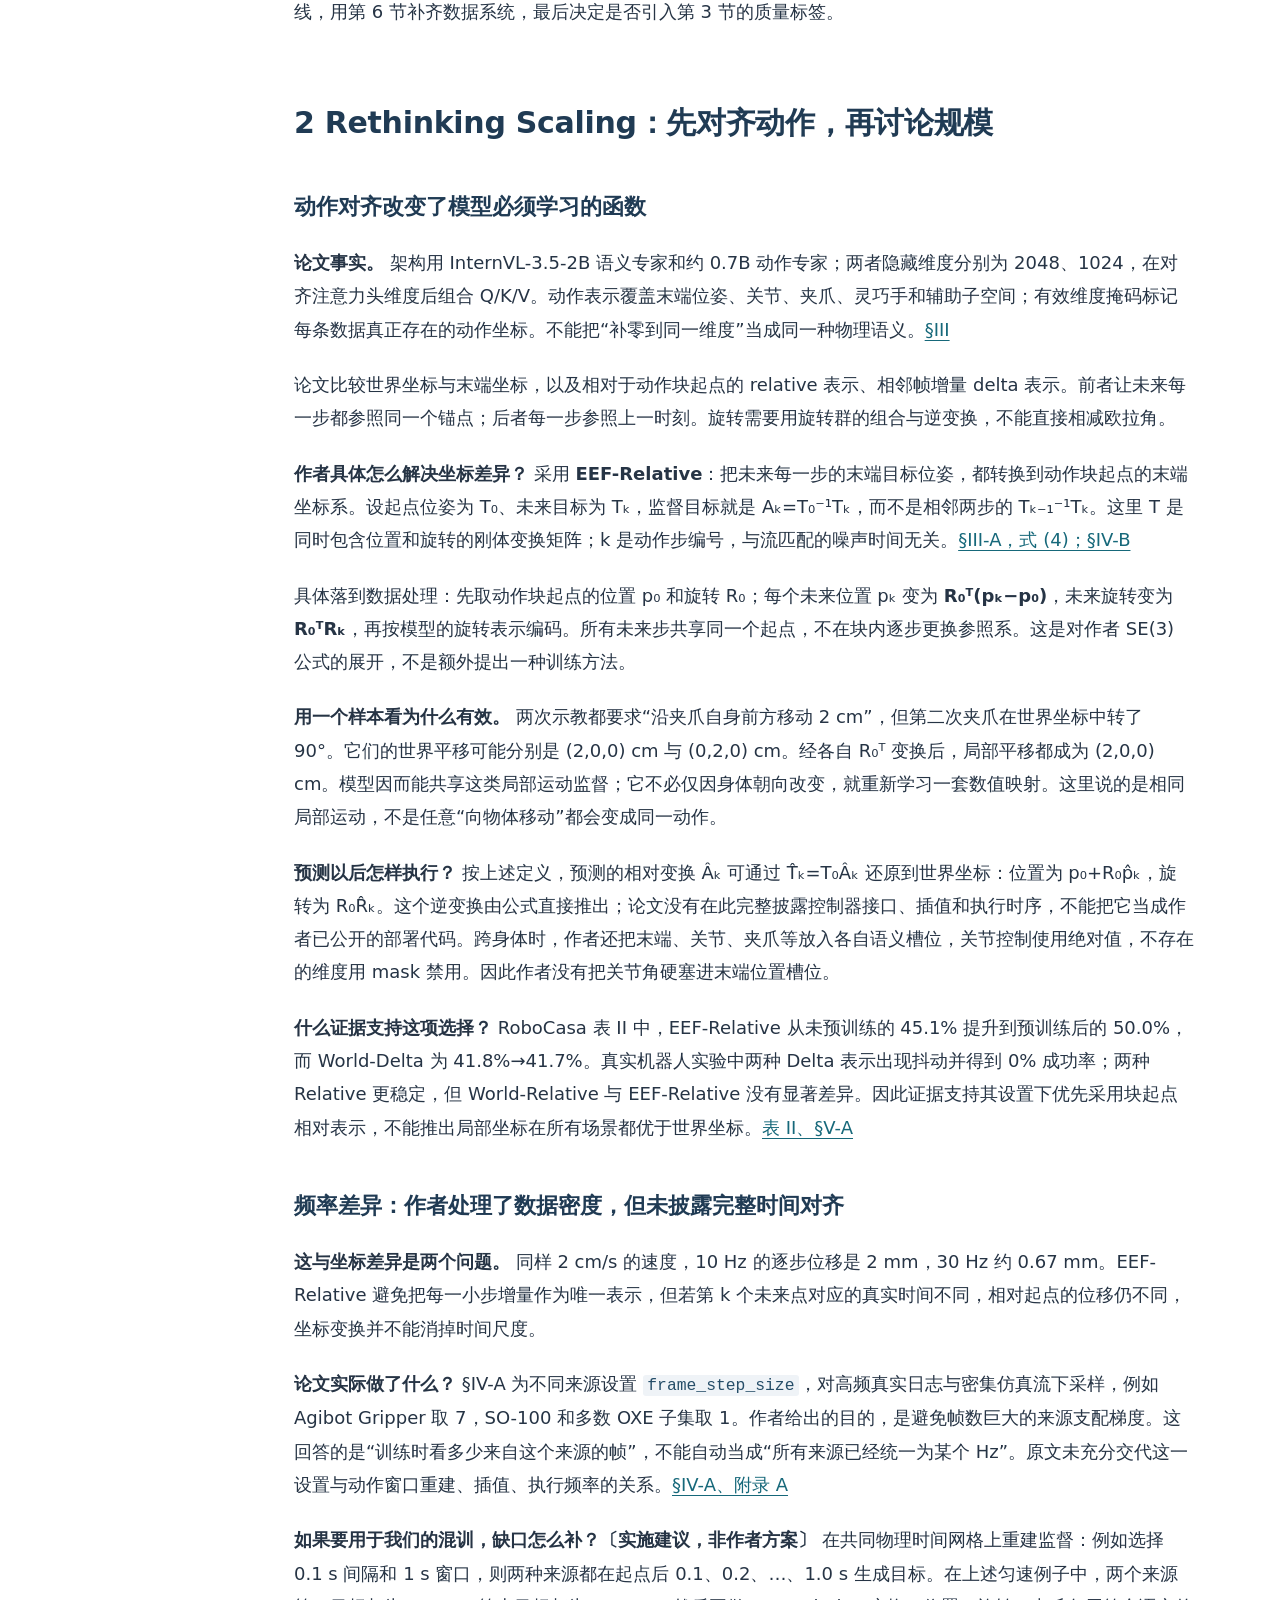
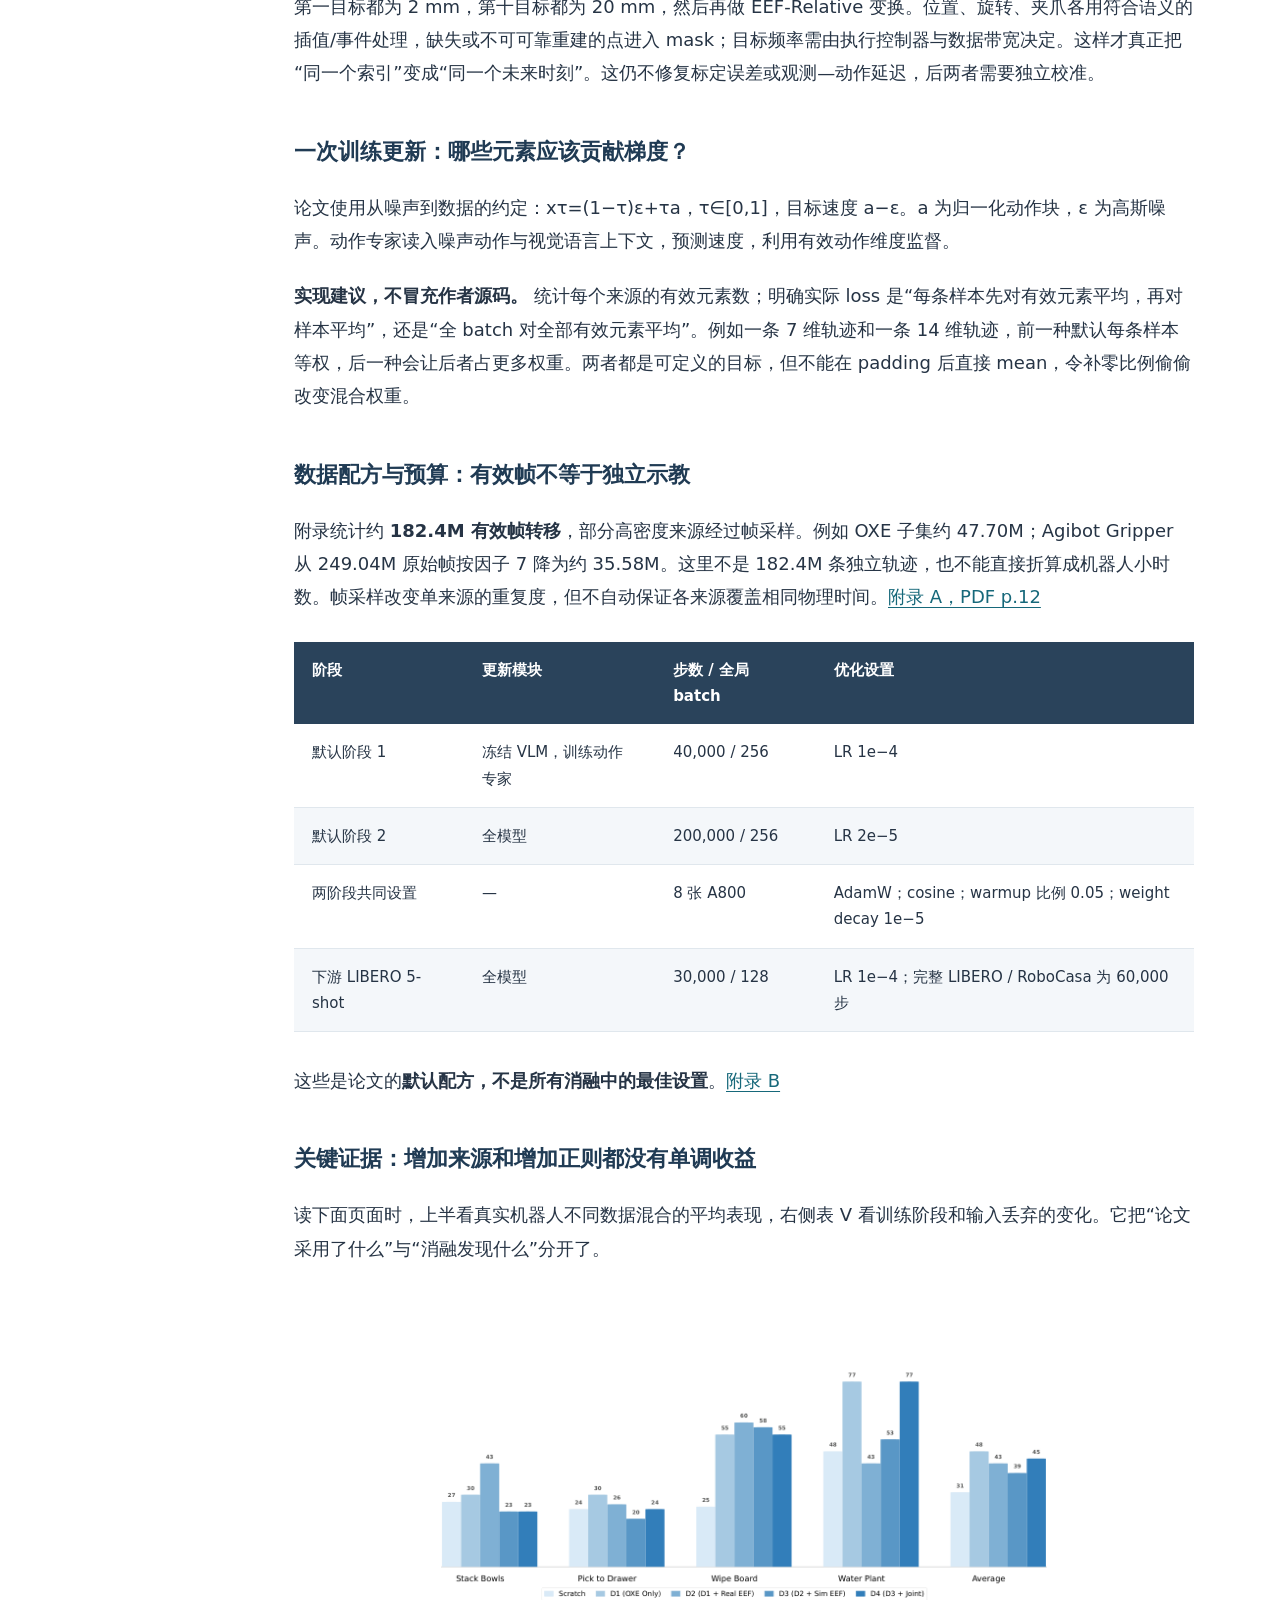
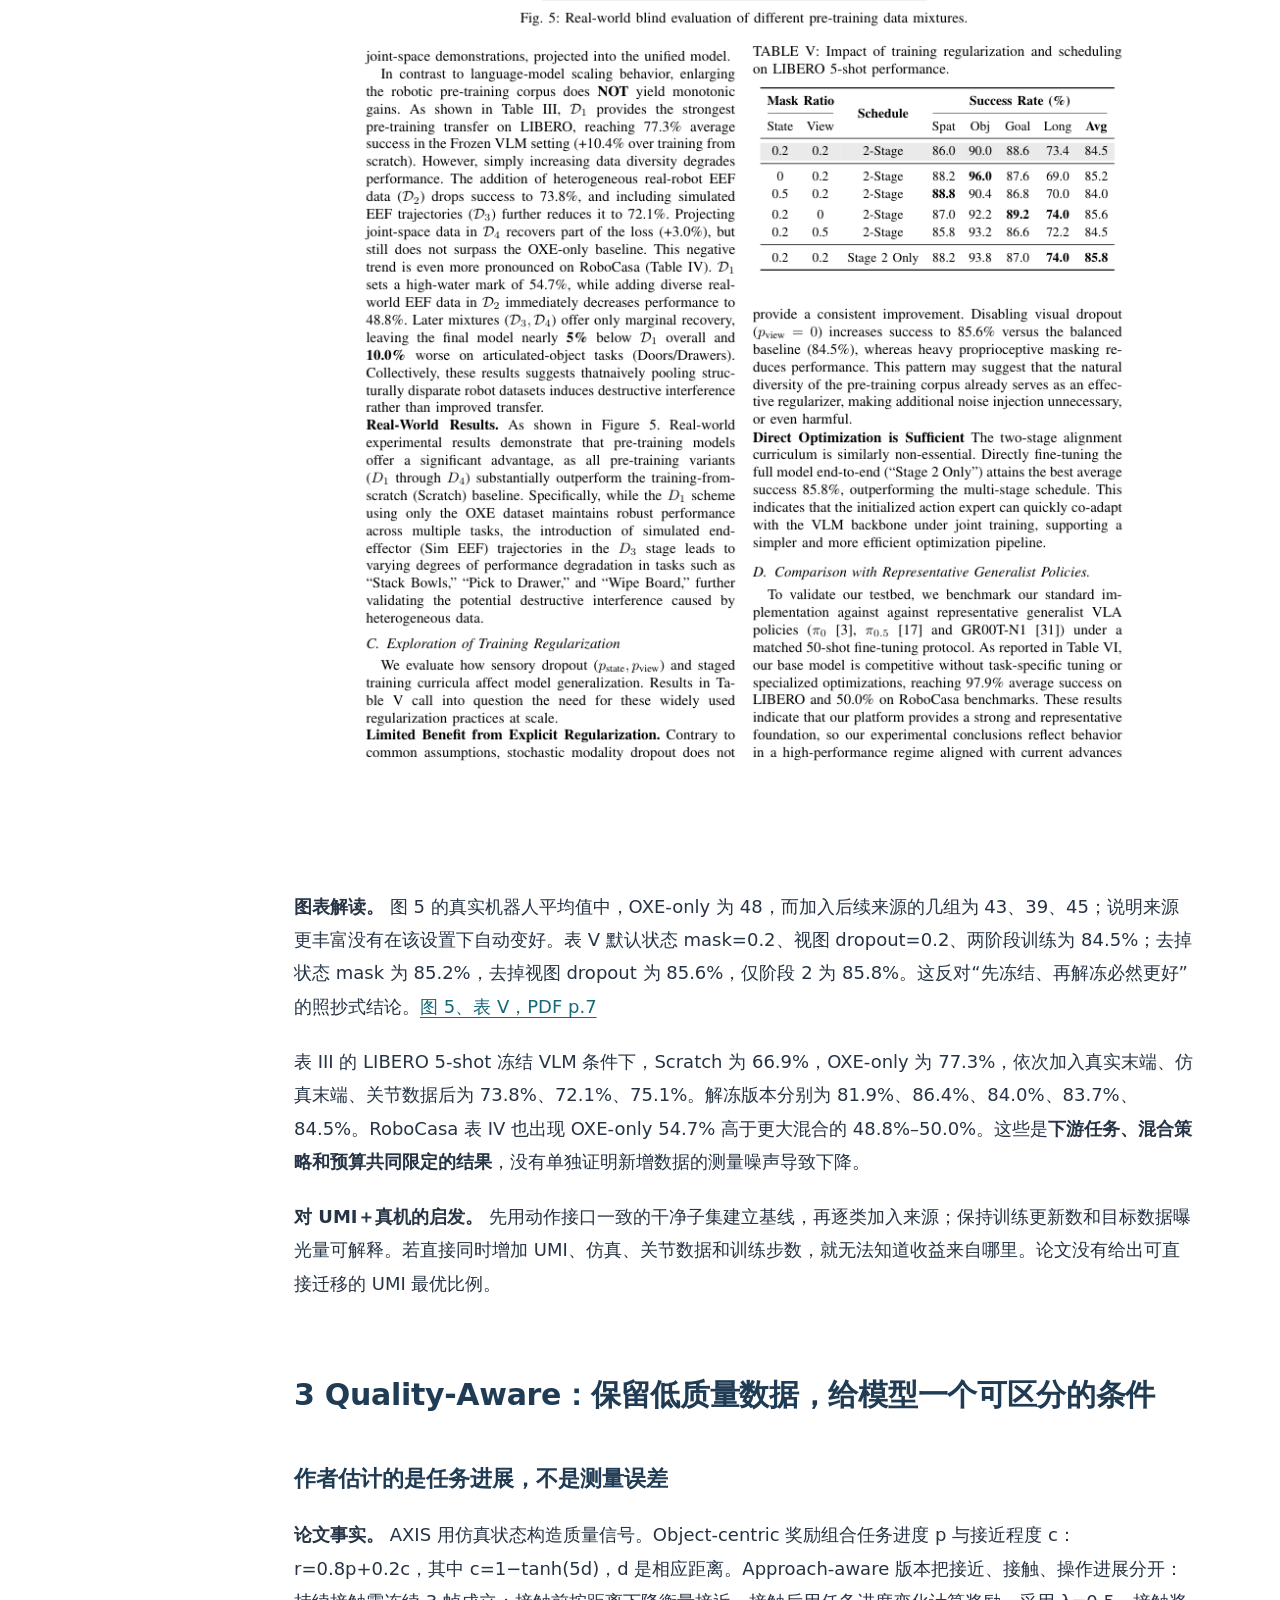
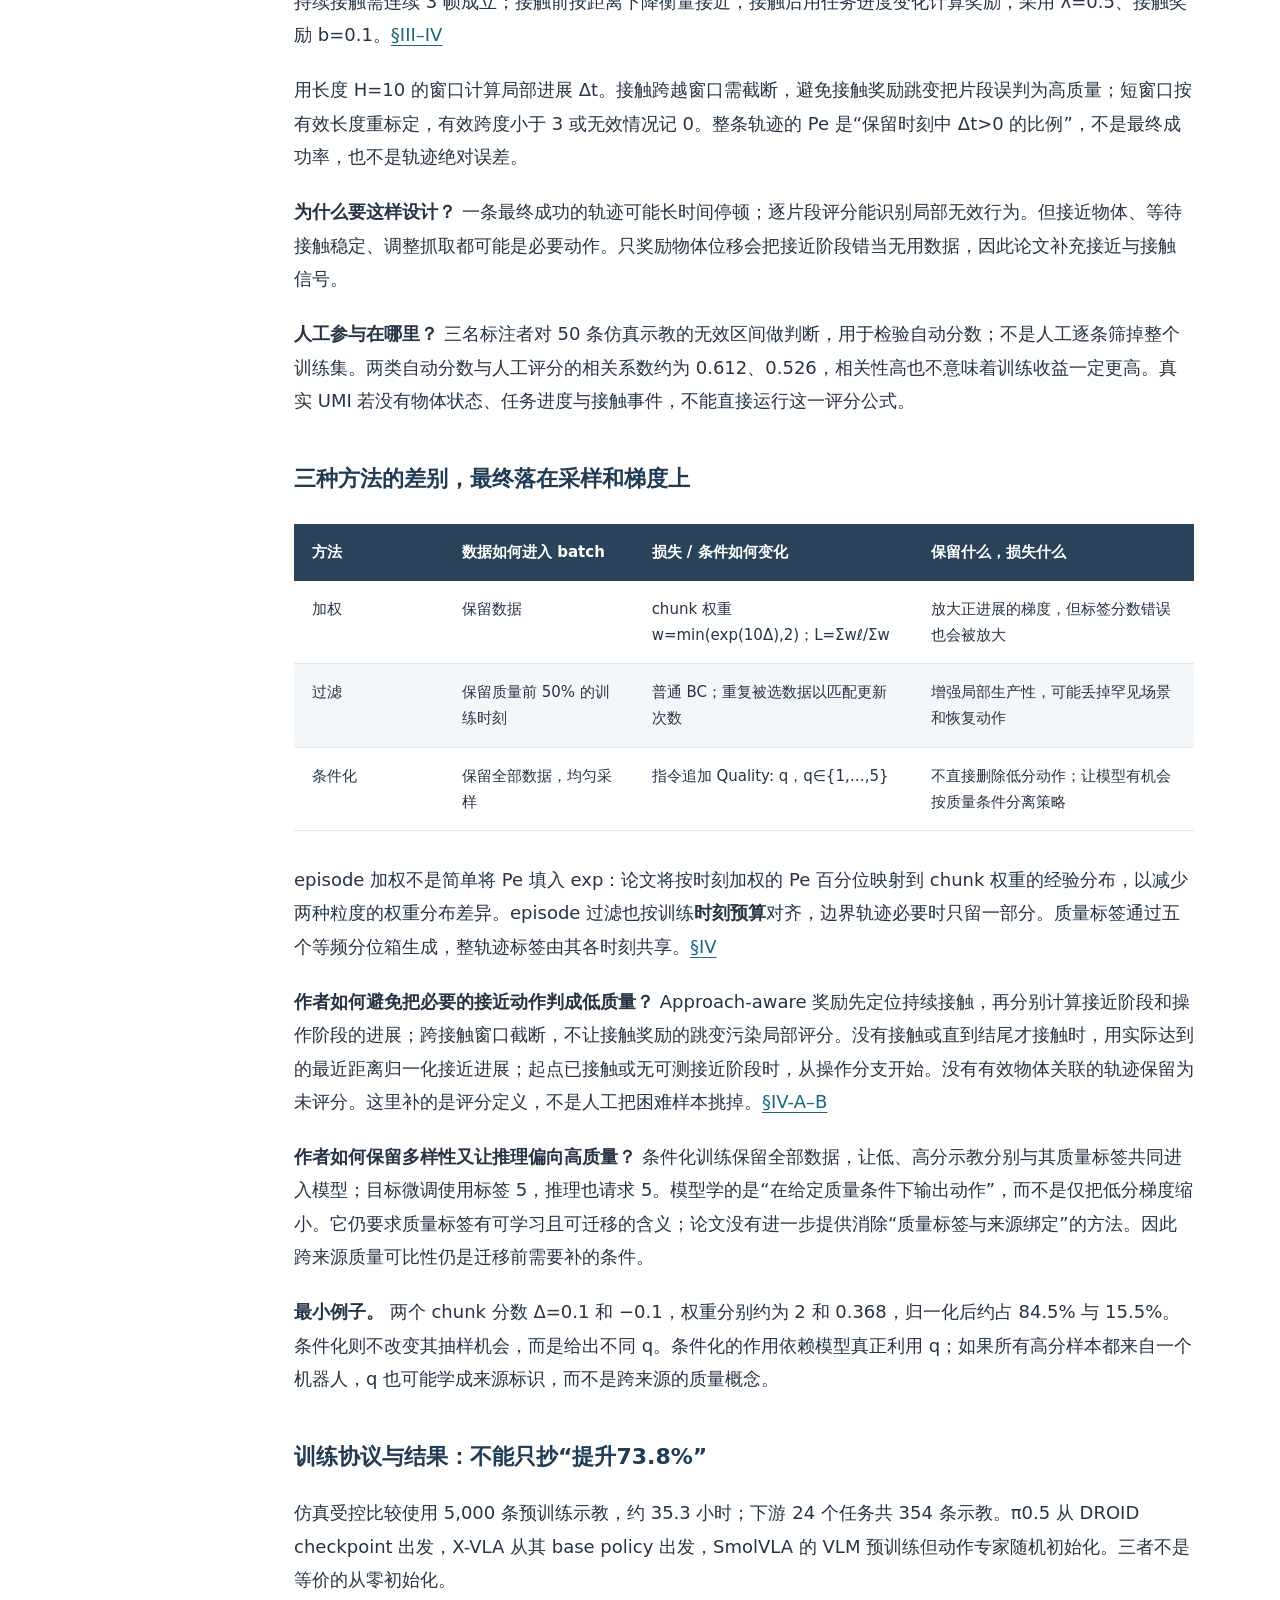
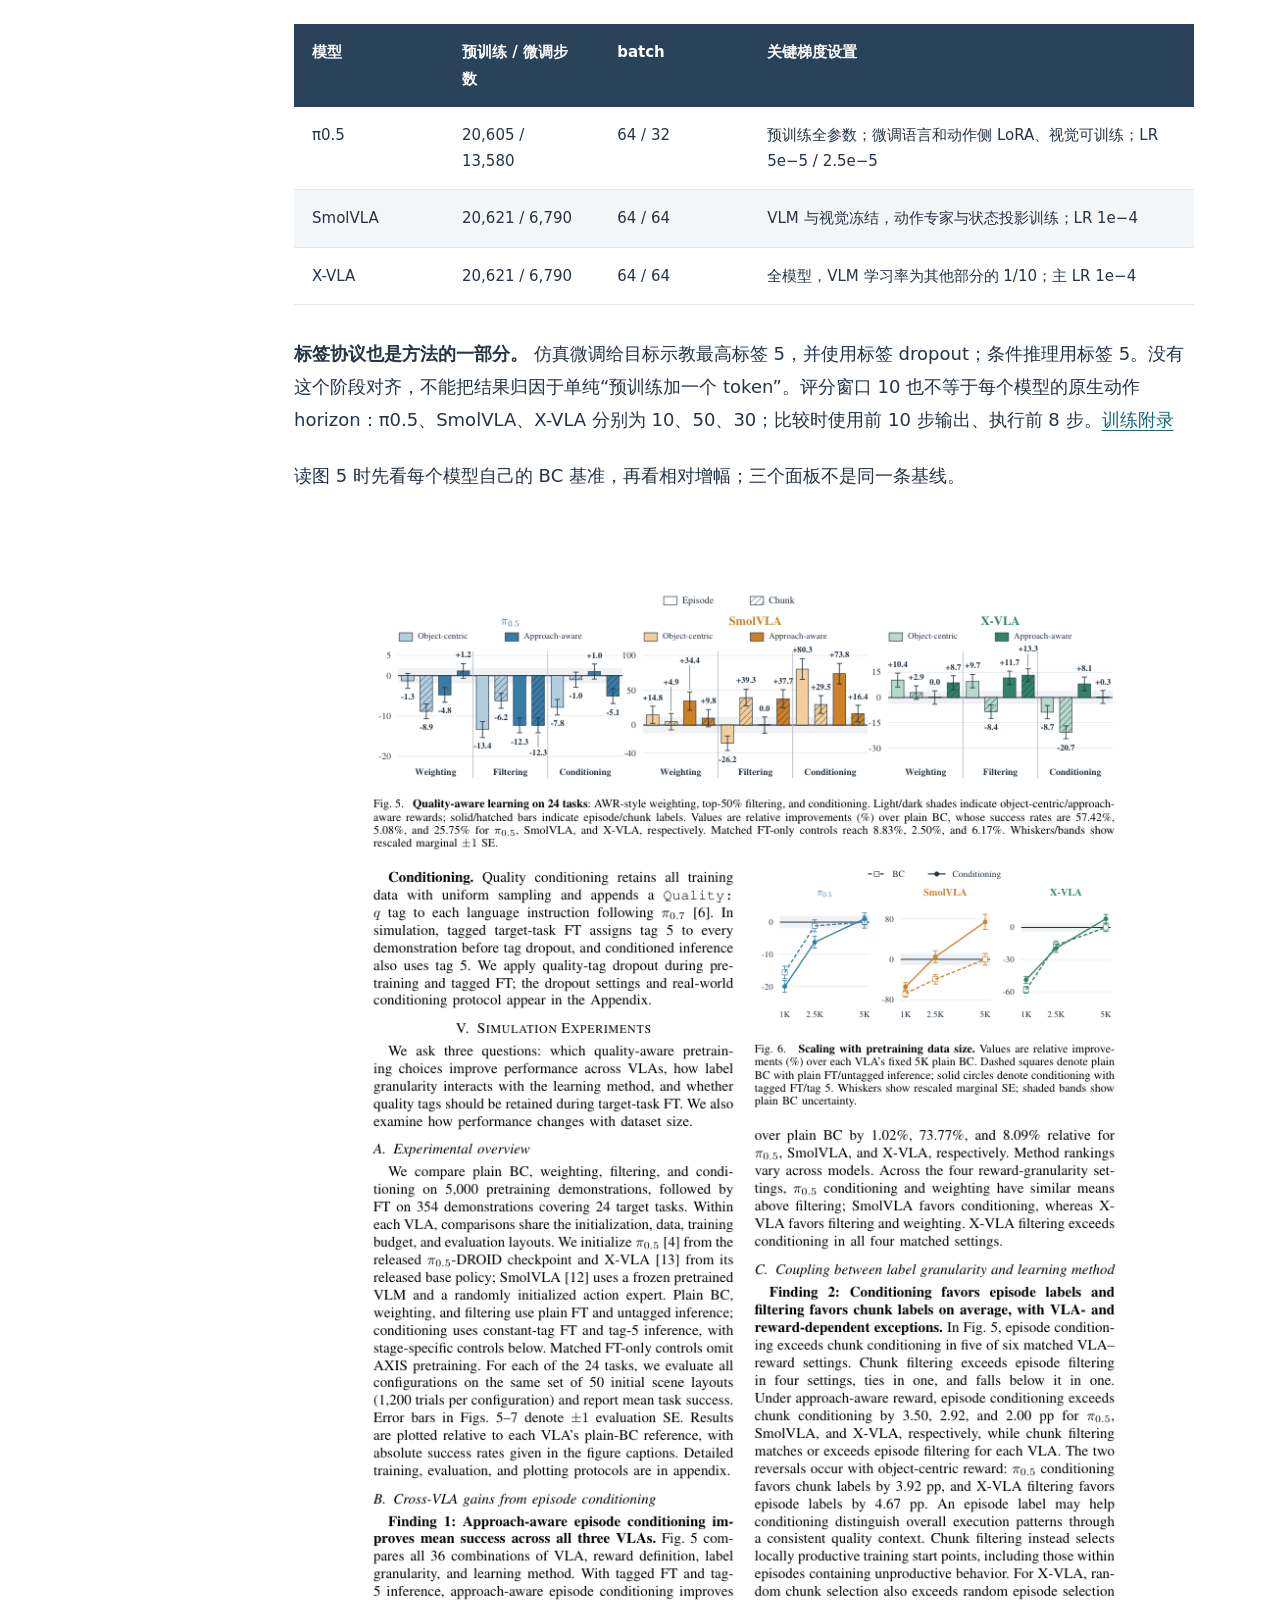
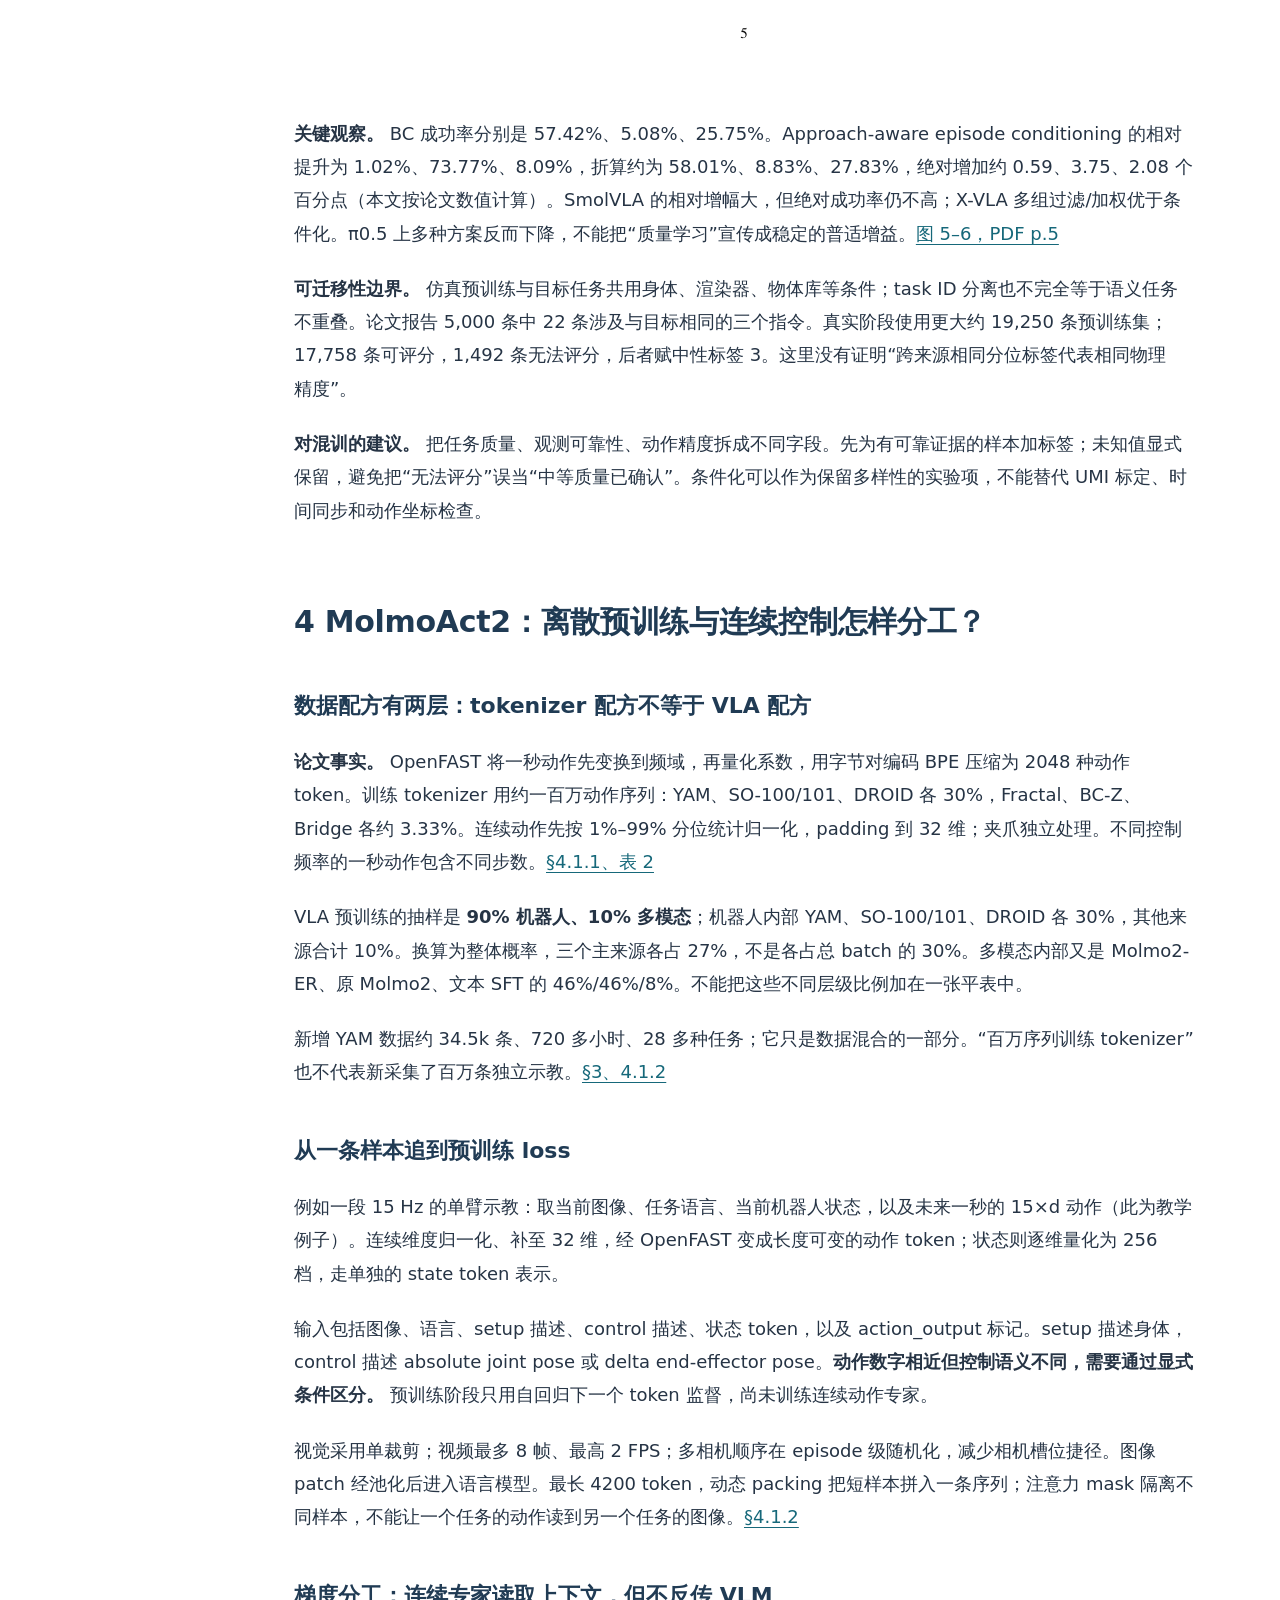
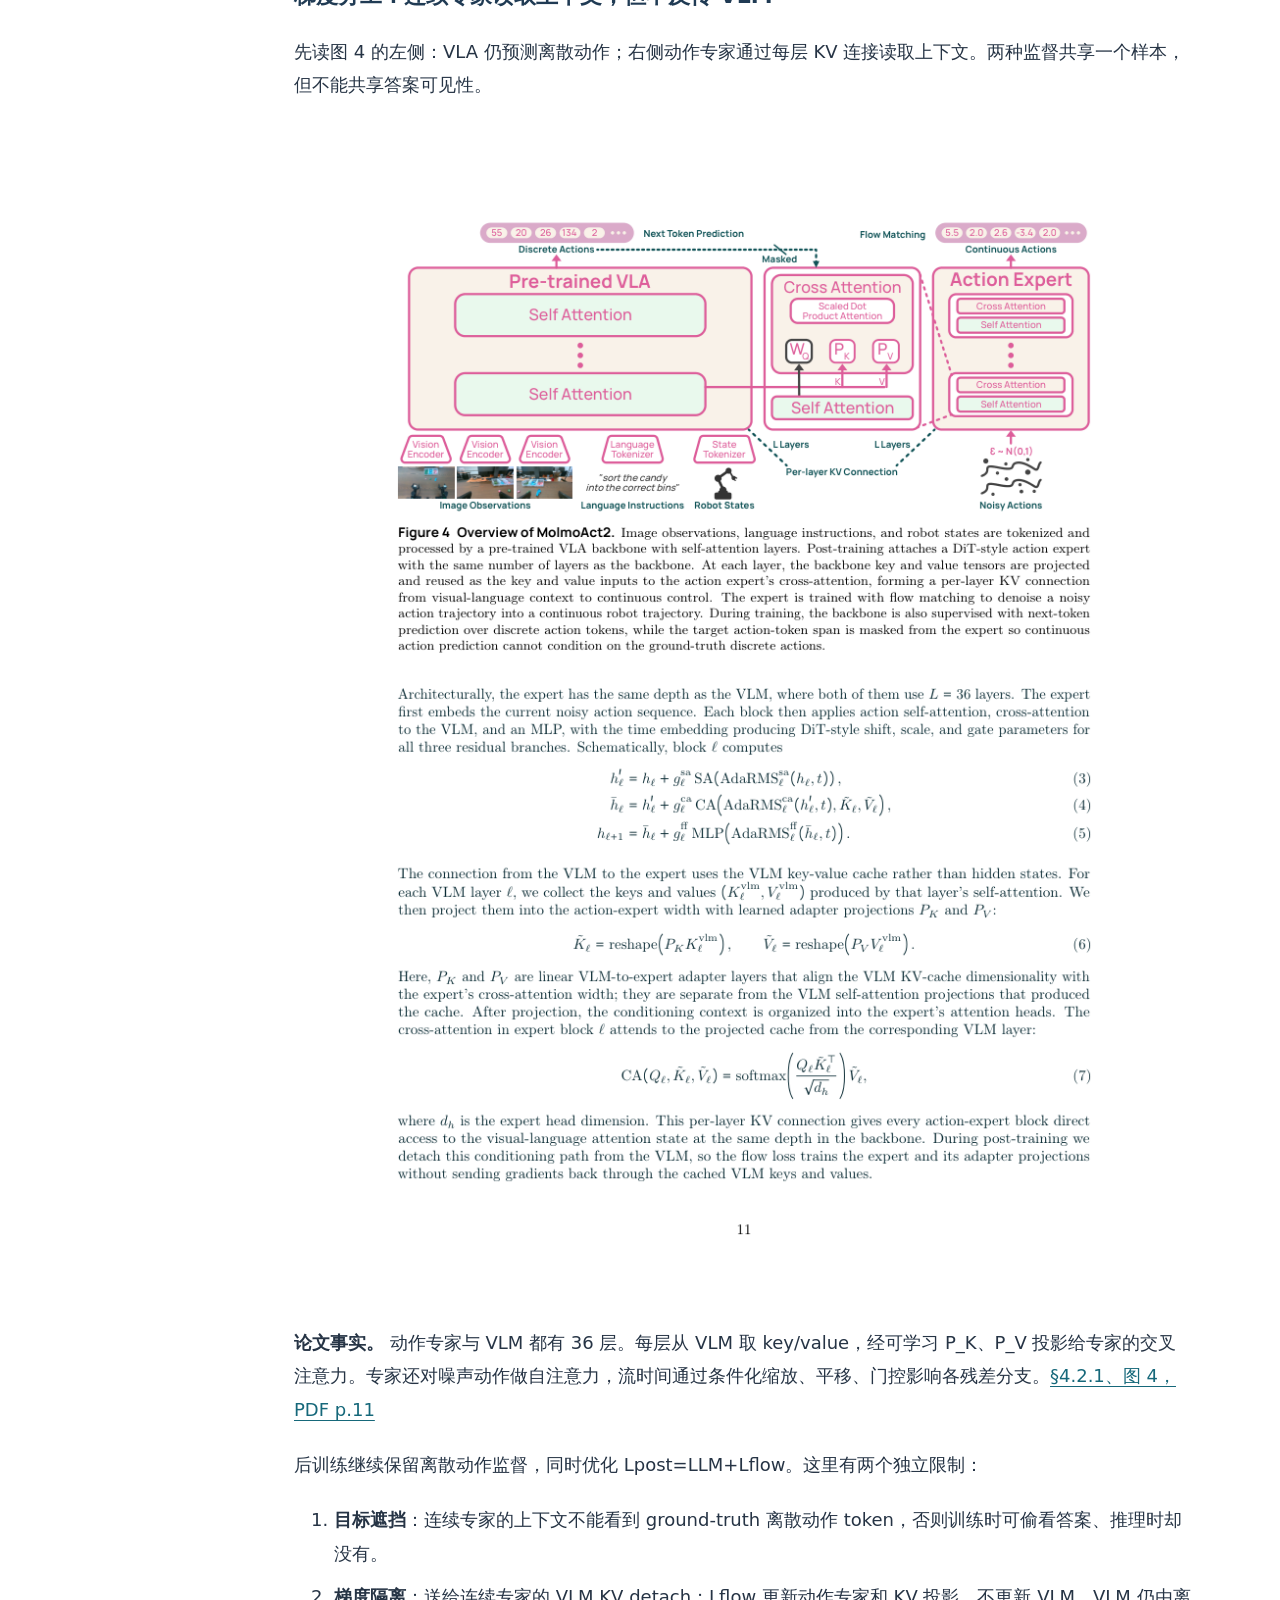
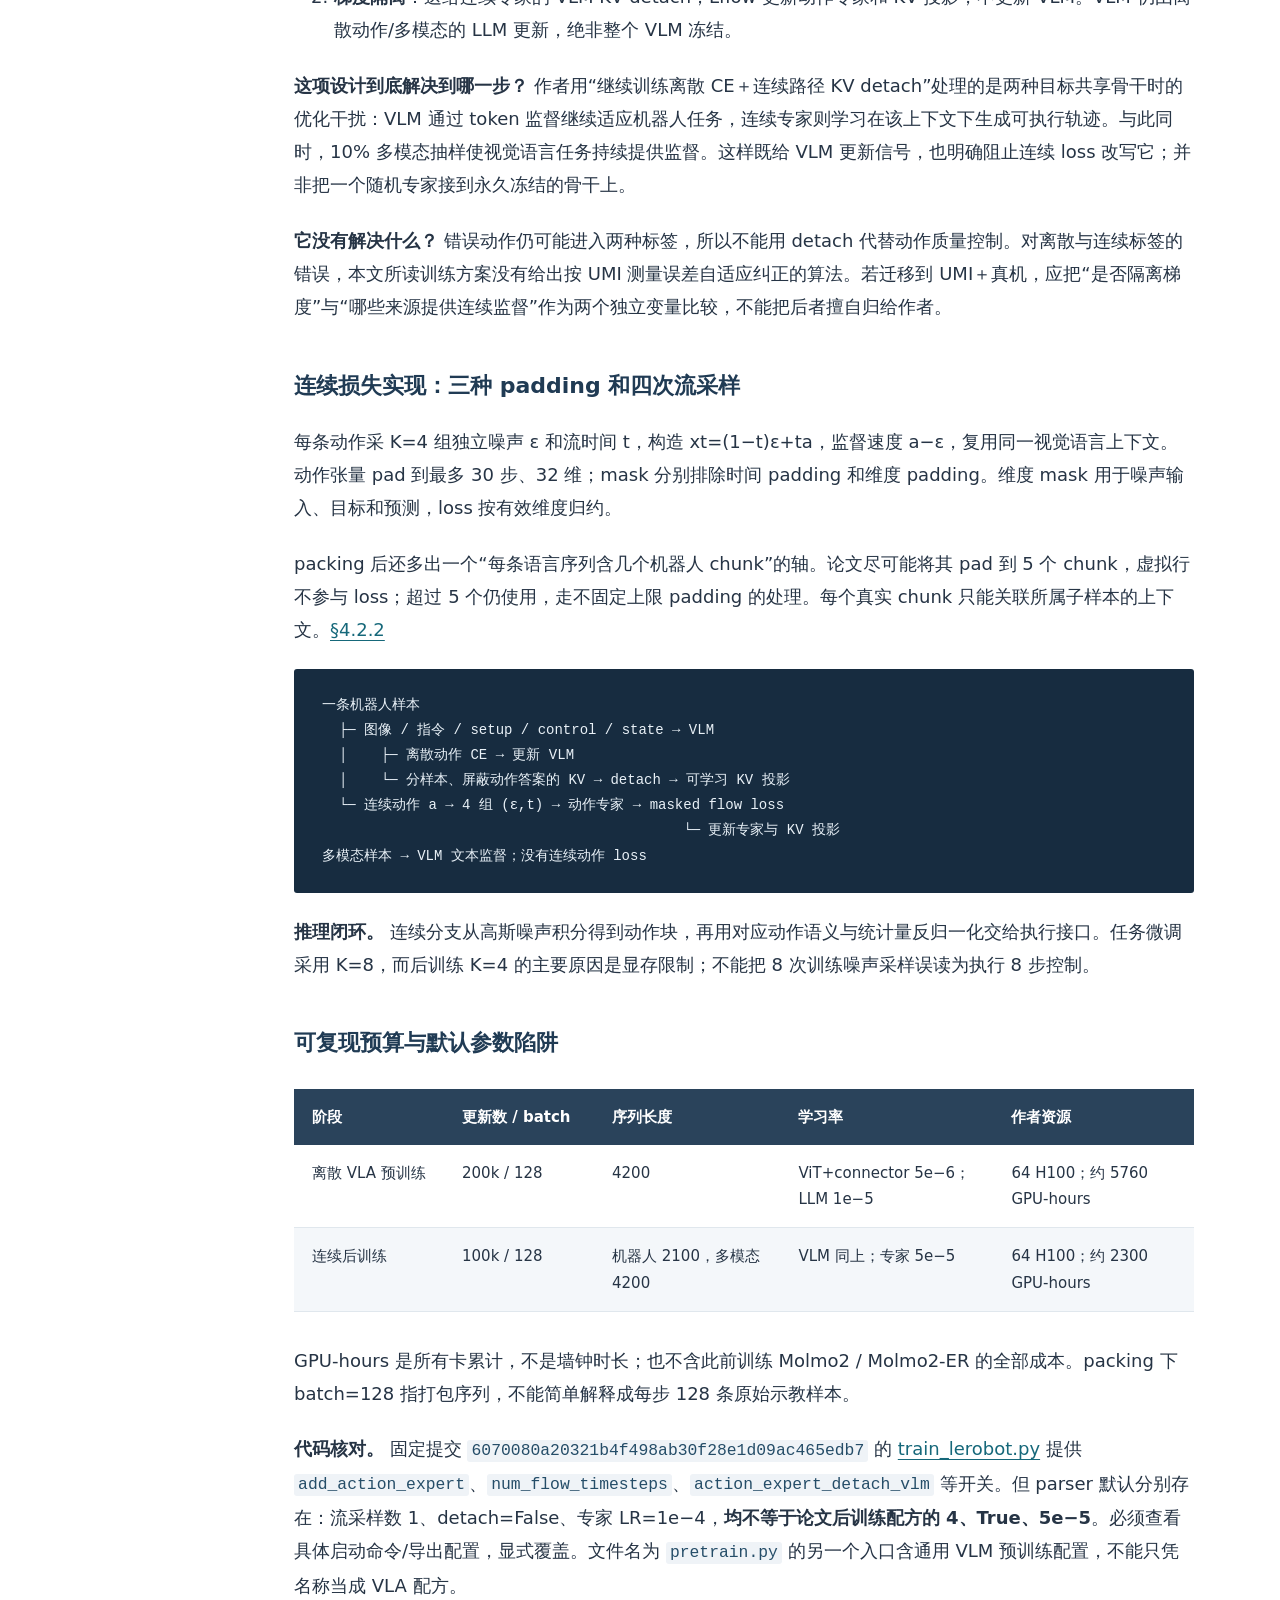
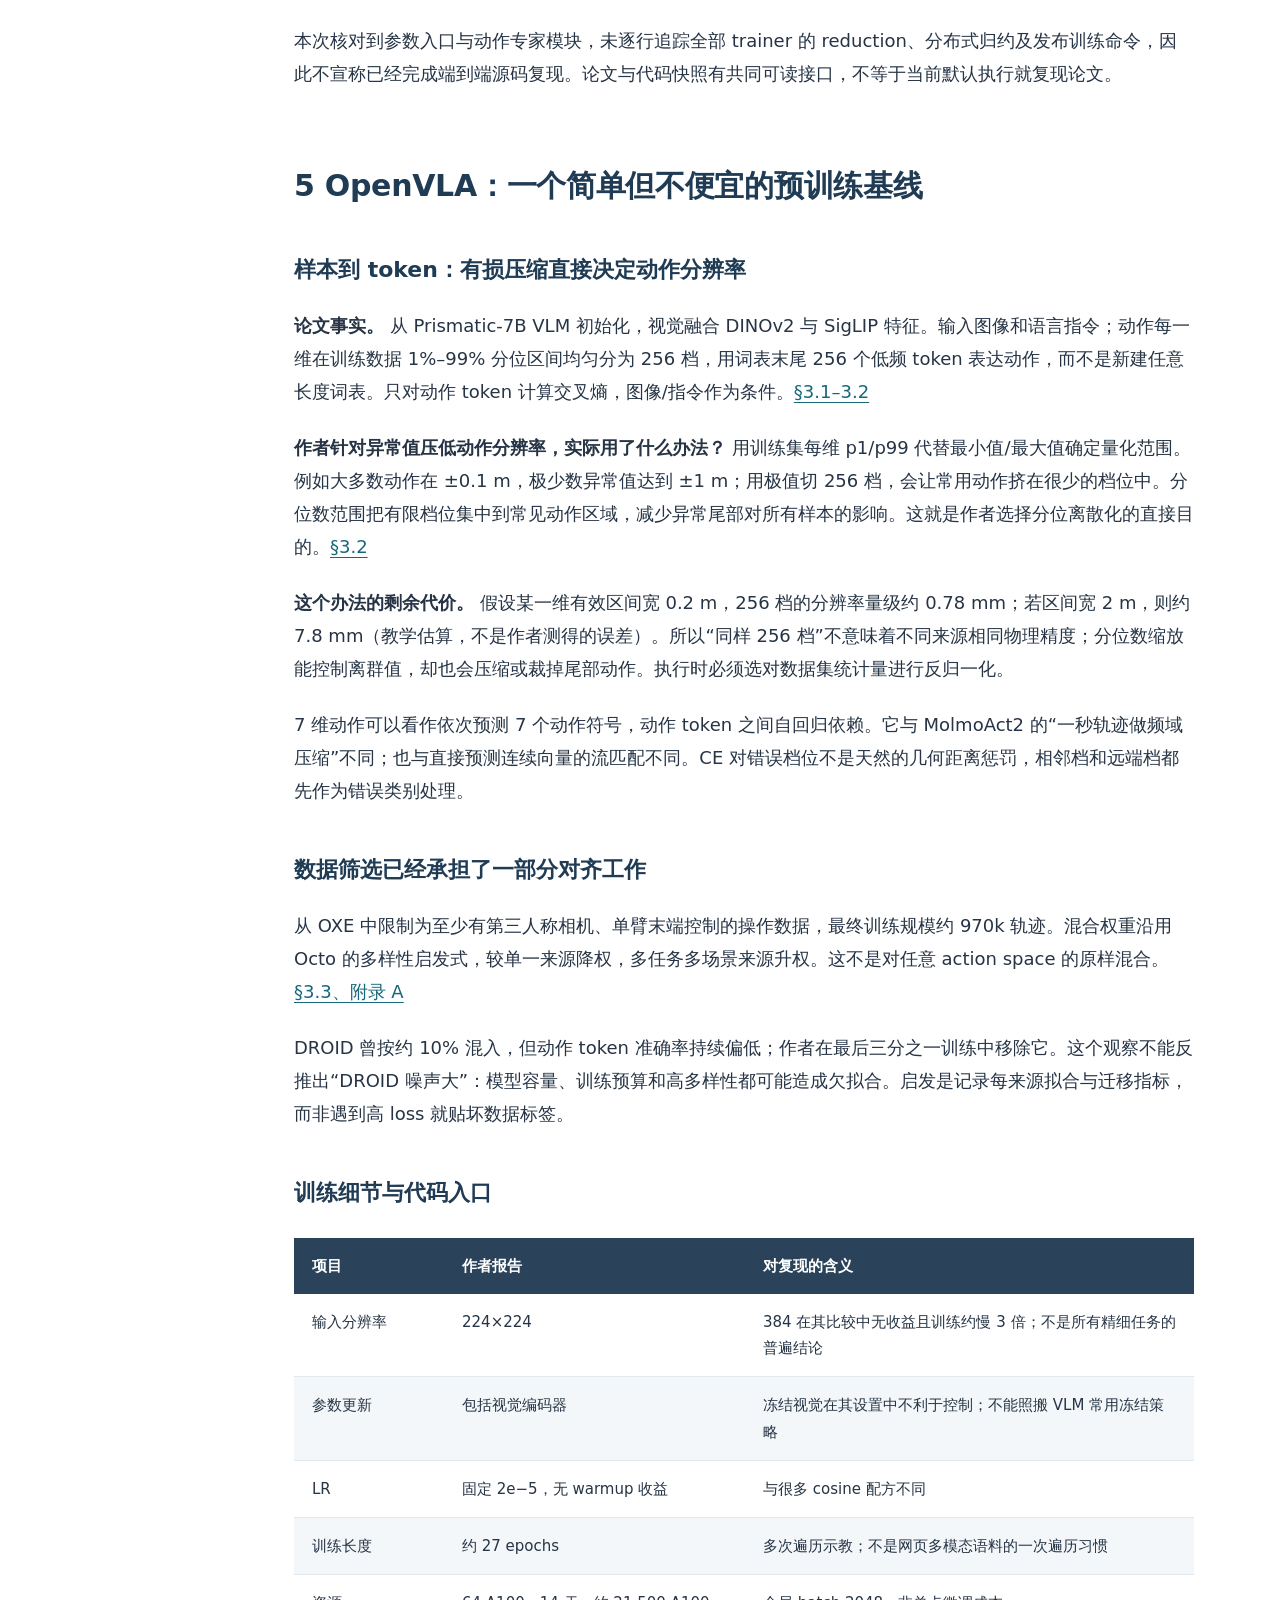
<file: notes/vla-pretraining/index.html>
<!DOCTYPE html>

<html lang="zh-CN"><head><meta charset="utf-8"/><meta content="width=device-width,initial-scale=1" name="viewport"/><meta content="五篇VLA预训练论文的实现深读：数据混合、动作表示、质量条件、损失梯度与复现细节。" name="description"/><title>VLA 预训练深读 · 观行</title><style>*{box-sizing:border-box}html{scroll-behavior:smooth;scroll-padding-top:24px}body{margin:0;background:#f5f2eb;color:#23323b;font:17px/1.85 system-ui,-apple-system,"Noto Sans CJK SC",sans-serif}aside{position:fixed;width:235px;inset:0 auto 0 0;padding:40px 22px;background:#183d43;color:white;overflow:auto}aside b{font-size:24px}aside small{display:block;color:#bad1cf;margin:12px 0 30px}aside a{display:block;color:#d5e5e2;text-decoration:none;font-size:14px;margin:16px 0}main{max-width:1090px;margin-left:235px;padding:54px 65px 100px}h1{font-size:42px;line-height:1.3;letter-spacing:-1px;margin:0 0 24px}h2{font-size:29px;border-top:2px solid #b7c8c1;padding-top:36px;margin-top:62px;color:#174e50}h3{font-size:22px;margin-top:36px;line-height:1.5}p{margin:18px 0}a{color:#166b76;text-underline-offset:3px}strong{color:#174e50}blockquote{margin:28px 0;padding:12px 24px;border-left:5px solid #bb7a35;background:#f0e7d6}img{max-width:100%;height:auto;display:block;border:1px solid #ddd9cd;border-radius:8px;cursor:zoom-in;margin:24px auto;background:white}table{width:100%;border-collapse:collapse;font-size:15px;display:block;overflow:auto;margin:25px 0}th,td{border-bottom:1px solid #d8ded8;text-align:left;padding:12px;min-width:150px;vertical-align:top}th{background:#e0e9e3}pre{white-space:pre-wrap;overflow-wrap:anywhere;background:#183d43;color:#ecf5ef;padding:25px;border-radius:10px;font-size:14px}li{margin:10px 0}dialog{border:0;padding:10px;width:96vw;max-width:1600px;background:white}dialog::backdrop{background:#000b}dialog img{max-height:88vh;width:auto;border:0;margin:auto;cursor:zoom-out}dialog button{float:right;padding:8px 15px}footer{border-top:1px solid #ccc;margin-top:50px;font-size:13px;color:#666}@media(max-width:950px){aside{position:static;width:auto;padding:20px}aside small{margin:5px 0}aside a{display:inline-block;margin:5px 14px 5px 0}main{margin:0;padding:30px 24px}h1{font-size:32px}h2{font-size:25px}}@media print{aside,dialog{display:none}main{margin:0;padding:0;max-width:none}h2,h3{break-after:avoid}img{max-height:70vh;object-fit:contain}body{font-size:11pt;background:white}}
/* Balanced reading layout */
body{padding-left:248px;background:#f5f3ed}
aside{width:248px;padding:32px 24px;background:#203f36;border-right:1px solid #dce2d8}
aside b{letter-spacing:1px}aside small{line-height:1.8;margin-bottom:28px}
aside a{padding:10px 12px;margin:5px -12px;border-radius:6px;line-height:1.6;transition:background .15s}
aside a:hover,aside a:focus-visible{background:#ffffff14;color:#fff}
aside .home-link{font-size:12px;margin-bottom:32px;color:#c7d6c7}
main{width:100%;max-width:1240px;margin:0 auto;padding:64px clamp(28px,4vw,72px) 100px}
main>h1{max-width:1000px;margin:0 auto 28px;font-size:clamp(32px,2.8vw,46px);line-height:1.45;letter-spacing:-.8px}
main>p,main>h2,main>h3,main>ul,main>ol,main>pre,main>blockquote,main>footer{max-width:880px;margin-left:auto;margin-right:auto}
main>p{margin-top:22px;margin-bottom:22px;line-height:1.95;overflow-wrap:anywhere}
main>h1+p{font-size:13px;color:#718075;max-width:1000px;line-height:1.9}
main>h2{padding-top:38px;margin-top:76px;margin-bottom:30px;font-size:30px;border-top:1px solid #aebdaf}
main>h3{margin-top:42px;margin-bottom:22px;font-size:23px;line-height:1.6}
main>blockquote{margin-top:32px;margin-bottom:40px;padding:14px 26px;border-left:4px solid #ba7748;border-radius:0 8px 8px 0}
main>p:has(>img){max-width:1100px;margin:30px auto 34px;padding:12px;background:#fff;border:1px solid #e1e3db;border-radius:12px;box-shadow:0 6px 22px #293e2c08}
main img{width:100%;margin:0;border:0;border-radius:5px}
main>table{max-width:1100px;margin:30px auto 36px;background:#fff;border:1px solid #dce2d8;border-radius:8px;font-size:15px;line-height:1.8}
th,td{padding:16px 18px;min-width:155px}th{background:#e7ede4}
main>pre{line-height:1.85;padding:26px 30px;background:#203f36}
main>footer{line-height:1.9;padding-top:24px}
a:focus-visible,button:focus-visible{outline:2px solid #bd7a4a;outline-offset:4px}
dialog{max-width:1700px;border-radius:10px}dialog img{max-width:100%;object-fit:contain}
@media(min-width:1700px){body{font-size:18px}main{padding-top:76px}}
@media(max-width:1100px) and (min-width:951px){body{padding-left:216px}aside{width:216px;padding:30px 20px}main{padding-left:30px;padding-right:30px}}
@media(max-width:950px){body{padding-left:0}aside{position:relative;width:100%;padding:22px 24px;border:0}aside .home-link{display:inline-block;margin:0 0 14px;padding:0}aside b{display:block;font-size:21px}aside small{margin:8px 0 14px;font-size:12px}aside>a:not(.home-link){display:inline-block;font-size:12px;margin:3px 5px 3px 0;padding:7px 10px;background:#ffffff0d}main{margin:auto;padding:38px 26px 70px}main>h1{font-size:34px}main>h2{font-size:27px;margin-top:55px}}
@media(max-width:520px){body{font-size:16px}main{padding:30px 20px 60px}main>h1{font-size:29px;line-height:1.5}main>h2{font-size:25px}main>h3{font-size:21px}main>p{line-height:1.9}main>p:has(>img){padding:4px;margin:24px auto;border-radius:7px}main>blockquote{padding:10px 18px}main>pre{font-size:12px;padding:20px 16px}th,td{padding:12px;font-size:13px}aside{padding:20px}aside>a:not(.home-link){font-size:11px}}
@media print{body{padding:0}main{max-width:none;padding:0}main>p:has(>img){box-shadow:none;break-inside:avoid}main>h2,main>h3{break-after:avoid}}
@media(prefers-reduced-motion:reduce){html{scroll-behavior:auto}aside a{transition:none}}
main>h1{text-wrap:balance}main>p{text-wrap:pretty}
main>h1{font-size:clamp(30px,2.7vw,44px)}main>h4{max-width:880px;margin:30px auto 12px;font-size:20px}main>table{font-size:14px}main img{height:auto}dialog img{max-height:84vh;object-fit:contain}dialog .full-image{display:block;text-align:center;padding:8px;font-size:13px}main .ltx{font-size:14px}
</style><link href="../reading.css?v=204d029a8945" rel="stylesheet"/></head><body><aside><a class="home-link" href="../../">← 返回观行主页</a><b>VLA 预训练</b><small>五篇论文 · 从数据到梯度</small><a href="#s1">1 先区分：这五篇的“预训练”在训练什么？</a><a href="#s2">2 Rethinking Scaling：先对齐动作，再讨论规模</a><a href="#s3">3 Quality-Aware：保留低质量数据，给模型一个可区分的条件</a><a href="#s4">4 MolmoAct2：离散预训练与连续控制怎样分工？</a><a href="#s5">5 OpenVLA：一个简单但不便宜的预训练基线</a><a href="#s6">6 VLA Foundry：把数据语义固化进训练系统</a><a href="#s7">7 合在一起看：哪些结论有证据，哪些仍需实验？</a><a href="#s8">8 面向 UMI＋真机：把论文转成可执行的决策流程</a><a href="#s9">9 来源、版本与可复现缺口</a></aside><main><h1>VLA 预训练深读：数据怎样真正变成操作能力？</h1>
<p>五篇论文的定向精读 · 数据配方 / 张量与掩码 / 损失与梯度 / 训练预算 / 复现边界 · 更新于 2026-11-04</p>
<blockquote>
<p><strong>先给结论</strong>：值得组合的是动作语义对齐、可审计的数据混合、明确的梯度分工和精细任务评估。没有一篇论文证明“把所有 UMI 数据按固定比例混入真机数据”就能同时获得泛化与精度。MolmoAct2 的两阶段实现最值得拆；Scaling 的负结果最值得警惕；质量感知研究提供了保留多样性的办法，但其评分不是传感器噪声估计。</p>
</blockquote><blockquote><strong>实现深读 · 从样本到训练，再到执行</strong><br/><a href="#m4">数据配方与预算：有效帧不等于独立示教</a><br/><a href="#m8">训练协议与结果：不能只抄“提升73.8%”</a><br/><a href="#m9">数据配方有两层：tokenizer 配方不等于 VLA 配方</a><br/><a href="#m11">梯度分工：连续专家读取上下文，但不反传 VLM</a><br/><a href="#m16">训练细节与代码入口</a></blockquote>
<p>本文聚焦前述五篇工作的<strong>预训练相关方法、附录及公开代码</strong>，不是五篇全文的逐图复述。下文用「论文事实」「代码核对」「分析」「建议」区分证据层级。没有运行模型训练、推理或机器人实验。原图归作者所有，点击可放大。</p>
<h2 id="s1">1 先区分：这五篇的“预训练”在训练什么？</h2>
<p><strong>VLA</strong> 是把视觉、语言和机器人状态变成动作的模型。<strong>VLM</strong> 是已有的视觉语言模型；在它上面训练机器人策略，通常仍被称为 VLA 预训练，但不意味着从随机参数训练整个模型。<strong>动作块</strong>是未来 H 步、每步 d 维的动作，张量为 H×d。<strong>行为克隆（BC）</strong>用示教动作作为监督目标。<strong>流匹配</strong>训练网络把随机噪声逐步变为动作；这里的流时间不是视频时间。</p>
<div aria-label="数据表格，可横向滚动" class="table-scroll" role="region" tabindex="0"><table>
<thead>
<tr>
<th>工作与固定论文版本</th>
<th>研究对象</th>
<th>最值得读的部分</th>
<th>不能据此断言</th>
</tr>
</thead>
<tbody>
<tr>
<td><a href="https://arxiv.org/pdf/2602.09722v1">Rethinking VLA Scaling · 2602.09722v1</a></td>
<td>统一架构下改变动作表示、来源混合、正则与训练阶段</td>
<td>§III–IV；表 III–V；附录 A–B</td>
<td>更多数据一定有害，或者所有 delta 控制都不行</td>
</tr>
<tr>
<td><a href="https://arxiv.org/pdf/2610.18869v1">Quality-Aware VLA Pretraining · 2610.18869v1</a></td>
<td>固定训练预算，比较质量加权、过滤、条件化</td>
<td>§III–V；图 5–7；训练附录</td>
<td>任务进展分数等于动作测量精度</td>
</tr>
<tr>
<td><a href="https://arxiv.org/pdf/2605.02881v1">MolmoAct2 · 2605.02881v1</a></td>
<td>具身 VLM → 离散 VLA → 连续动作专家</td>
<td>§3、4.1、4.2；图 4</td>
<td>离散标签天然无噪声，或隔离梯度能修复错误动作</td>
</tr>
<tr>
<td><a href="https://arxiv.org/pdf/2406.09246v1">OpenVLA · 2406.09246v1</a></td>
<td>Prismatic VLM → 离散动作预测</td>
<td>§3；附录 A</td>
<td>一套离散动作格式覆盖了任意机器人控制接口</td>
</tr>
<tr>
<td><a href="https://arxiv.org/pdf/2604.19728v1">VLA Foundry · 2604.19728v1</a></td>
<td>LLM→VLM→VLA 的统一训练框架及对照</td>
<td>§3、VLA 实验；附录 A、C.5–C.6</td>
<td>开源框架等于公开全部机器人训练数据</td>
</tr>
</tbody>
</table></div>
<p><strong>阅读顺序建议</strong>：先看第 4 节 MolmoAct2 的训练分工，再看第 2 节的失败证据；用第 5 节建立简单可复现基线，用第 6 节补齐数据系统，最后决定是否引入第 3 节的质量标签。</p>
<h2 id="s2">2 Rethinking Scaling：先对齐动作，再讨论规模</h2>
<h3 id="m1">动作对齐改变了模型必须学习的函数</h3>
<p><strong>论文事实。</strong> 架构用 InternVL-3.5-2B 语义专家和约 0.7B 动作专家；两者隐藏维度分别为 2048、1024，在对齐注意力头维度后组合 Q/K/V。动作表示覆盖末端位姿、关节、夹爪、灵巧手和辅助子空间；有效维度掩码标记每条数据真正存在的动作坐标。不能把“补零到同一维度”当成同一种物理语义。<a href="https://arxiv.org/html/2602.09722v1">§III</a></p>
<p>论文比较世界坐标与末端坐标，以及相对于动作块起点的 relative 表示、相邻帧增量 delta 表示。前者让未来每一步都参照同一个锚点；后者每一步参照上一时刻。旋转需要用旋转群的组合与逆变换，不能直接相减欧拉角。</p>
<p><strong>作者具体怎么解决坐标差异？</strong> 采用 <strong>EEF-Relative</strong>：把未来每一步的末端目标位姿，都转换到动作块起点的末端坐标系。设起点位姿为 T₀、未来目标为 Tₖ，监督目标就是 Aₖ=T₀⁻¹Tₖ，而不是相邻两步的 Tₖ₋₁⁻¹Tₖ。这里 T 是同时包含位置和旋转的刚体变换矩阵；k 是动作步编号，与流匹配的噪声时间无关。<a href="https://arxiv.org/pdf/2602.09722v1#page=3">§III-A，式 (4)；§IV-B</a></p>
<p>具体落到数据处理：先取动作块起点的位置 p₀ 和旋转 R₀；每个未来位置 pₖ 变为 <strong>R₀ᵀ(pₖ−p₀)</strong>，未来旋转变为 <strong>R₀ᵀRₖ</strong>，再按模型的旋转表示编码。所有未来步共享同一个起点，不在块内逐步更换参照系。这是对作者 SE(3) 公式的展开，不是额外提出一种训练方法。</p>
<p><strong>用一个样本看为什么有效。</strong> 两次示教都要求“沿夹爪自身前方移动 2 cm”，但第二次夹爪在世界坐标中转了 90°。它们的世界平移可能分别是 (2,0,0) cm 与 (0,2,0) cm。经各自 R₀ᵀ 变换后，局部平移都成为 (2,0,0) cm。模型因而能共享这类局部运动监督；它不必仅因身体朝向改变，就重新学习一套数值映射。这里说的是相同局部运动，不是任意“向物体移动”都会变成同一动作。</p>
<p><strong>预测以后怎样执行？</strong> 按上述定义，预测的相对变换 Âₖ 可通过 T̂ₖ=T₀Âₖ 还原到世界坐标：位置为 p₀+R₀p̂ₖ，旋转为 R₀R̂ₖ。这个逆变换由公式直接推出；论文没有在此完整披露控制器接口、插值和执行时序，不能把它当成作者已公开的部署代码。跨身体时，作者还把末端、关节、夹爪等放入各自语义槽位，关节控制使用绝对值，不存在的维度用 mask 禁用。因此作者没有把关节角硬塞进末端位置槽位。</p>
<p><strong>什么证据支持这项选择？</strong> RoboCasa 表 II 中，EEF-Relative 从未预训练的 45.1% 提升到预训练后的 50.0%，而 World-Delta 为 41.8%→41.7%。真实机器人实验中两种 Delta 表示出现抖动并得到 0% 成功率；两种 Relative 更稳定，但 World-Relative 与 EEF-Relative 没有显著差异。因此证据支持其设置下优先采用块起点相对表示，不能推出局部坐标在所有场景都优于世界坐标。<a href="https://arxiv.org/pdf/2602.09722v1#page=5">表 II、§V-A</a></p>
<h3 id="m2">频率差异：作者处理了数据密度，但未披露完整时间对齐</h3>
<p><strong>这与坐标差异是两个问题。</strong> 同样 2 cm/s 的速度，10 Hz 的逐步位移是 2 mm，30 Hz 约 0.67 mm。EEF-Relative 避免把每一小步增量作为唯一表示，但若第 k 个未来点对应的真实时间不同，相对起点的位移仍不同，坐标变换并不能消掉时间尺度。</p>
<p><strong>论文实际做了什么？</strong> §IV-A 为不同来源设置 <code>frame_step_size</code>，对高频真实日志与密集仿真流下采样，例如 Agibot Gripper 取 7，SO-100 和多数 OXE 子集取 1。作者给出的目的，是避免帧数巨大的来源支配梯度。这回答的是“训练时看多少来自这个来源的帧”，不能自动当成“所有来源已经统一为某个 Hz”。原文未充分交代这一设置与动作窗口重建、插值、执行频率的关系。<a href="https://arxiv.org/pdf/2602.09722v1#page=4">§IV-A、附录 A</a></p>
<p><strong>如果要用于我们的混训，缺口怎么补？〔实施建议，非作者方案〕</strong> 在共同物理时间网格上重建监督：例如选择 0.1 s 间隔和 1 s 窗口，则两种来源都在起点后 0.1、0.2、…、1.0 s 生成目标。在上述匀速例子中，两个来源第一目标都为 2 mm，第十目标都为 20 mm，然后再做 EEF-Relative 变换。位置、旋转、夹爪各用符合语义的插值/事件处理，缺失或不可可靠重建的点进入 mask；目标频率需由执行控制器与数据带宽决定。这样才真正把“同一个索引”变成“同一个未来时刻”。这仍不修复标定误差或观测—动作延迟，后两者需要独立校准。</p>
<h3 id="m3">一次训练更新：哪些元素应该贡献梯度？</h3>
<p>论文使用从噪声到数据的约定：xτ=(1−τ)ε+τa，τ∈[0,1]，目标速度 a−ε。a 为归一化动作块，ε 为高斯噪声。动作专家读入噪声动作与视觉语言上下文，预测速度，利用有效动作维度监督。</p>
<p><strong>实现建议，不冒充作者源码。</strong> 统计每个来源的有效元素数；明确实际 loss 是“每条样本先对有效元素平均，再对样本平均”，还是“全 batch 对全部有效元素平均”。例如一条 7 维轨迹和一条 14 维轨迹，前一种默认每条样本等权，后一种会让后者占更多权重。两者都是可定义的目标，但不能在 padding 后直接 mean，令补零比例偷偷改变混合权重。</p>
<h3 id="m4">数据配方与预算：有效帧不等于独立示教</h3>
<p>附录统计约 <strong>182.4M 有效帧转移</strong>，部分高密度来源经过帧采样。例如 OXE 子集约 47.70M；Agibot Gripper 从 249.04M 原始帧按因子 7 降为约 35.58M。这里不是 182.4M 条独立轨迹，也不能直接折算成机器人小时数。帧采样改变单来源的重复度，但不自动保证各来源覆盖相同物理时间。<a href="https://arxiv.org/pdf/2602.09722v1#page=12">附录 A，PDF p.12</a></p>
<div aria-label="数据表格，可横向滚动" class="table-scroll" role="region" tabindex="0"><table>
<thead>
<tr>
<th>阶段</th>
<th>更新模块</th>
<th>步数 / 全局 batch</th>
<th>优化设置</th>
</tr>
</thead>
<tbody>
<tr>
<td>默认阶段 1</td>
<td>冻结 VLM，训练动作专家</td>
<td>40,000 / 256</td>
<td>LR 1e−4</td>
</tr>
<tr>
<td>默认阶段 2</td>
<td>全模型</td>
<td>200,000 / 256</td>
<td>LR 2e−5</td>
</tr>
<tr>
<td>两阶段共同设置</td>
<td>—</td>
<td>8 张 A800</td>
<td>AdamW；cosine；warmup 比例 0.05；weight decay 1e−5</td>
</tr>
<tr>
<td>下游 LIBERO 5-shot</td>
<td>全模型</td>
<td>30,000 / 128</td>
<td>LR 1e−4；完整 LIBERO / RoboCasa 为 60,000 步</td>
</tr>
</tbody>
</table></div>
<p>这些是论文的<strong>默认配方，不是所有消融中的最佳设置</strong>。<a href="https://arxiv.org/pdf/2602.09722v1#page=12">附录 B</a></p>
<h3 id="m5">关键证据：增加来源和增加正则都没有单调收益</h3>
<p>读下面页面时，上半看真实机器人不同数据混合的平均表现，右侧表 V 看训练阶段和输入丢弃的变化。它把“论文采用了什么”与“消融发现什么”分开了。</p>
<p><img alt="Scaling 图5和表V：真实机器人混合结果及正则、训练阶段消融" loading="lazy" src="assets/scaling-p7.png" tabindex="0" title="点击放大；Esc 关闭"/></p>
<p><strong>图表解读。</strong> 图 5 的真实机器人平均值中，OXE-only 为 48，而加入后续来源的几组为 43、39、45；说明来源更丰富没有在该设置下自动变好。表 V 默认状态 mask=0.2、视图 dropout=0.2、两阶段训练为 84.5%；去掉状态 mask 为 85.2%，去掉视图 dropout 为 85.6%，仅阶段 2 为 85.8%。这反对“先冻结、再解冻必然更好”的照抄式结论。<a href="https://arxiv.org/pdf/2602.09722v1#page=7">图 5、表 V，PDF p.7</a></p>
<p>表 III 的 LIBERO 5-shot 冻结 VLM 条件下，Scratch 为 66.9%，OXE-only 为 77.3%，依次加入真实末端、仿真末端、关节数据后为 73.8%、72.1%、75.1%。解冻版本分别为 81.9%、86.4%、84.0%、83.7%、84.5%。RoboCasa 表 IV 也出现 OXE-only 54.7% 高于更大混合的 48.8%–50.0%。这些是<strong>下游任务、混合策略和预算共同限定的结果</strong>，没有单独证明新增数据的测量噪声导致下降。</p>
<p><strong>对 UMI＋真机的启发。</strong> 先用动作接口一致的干净子集建立基线，再逐类加入来源；保持训练更新数和目标数据曝光量可解释。若直接同时增加 UMI、仿真、关节数据和训练步数，就无法知道收益来自哪里。论文没有给出可直接迁移的 UMI 最优比例。</p>
<h2 id="s3">3 Quality-Aware：保留低质量数据，给模型一个可区分的条件</h2>
<h3 id="m6">作者估计的是任务进展，不是测量误差</h3>
<p><strong>论文事实。</strong> AXIS 用仿真状态构造质量信号。Object-centric 奖励组合任务进度 p 与接近程度 c：r=0.8p+0.2c，其中 c=1−tanh(5d)，d 是相应距离。Approach-aware 版本把接近、接触、操作进展分开：持续接触需连续 3 帧成立；接触前按距离下降衡量接近，接触后用任务进度变化计算奖励，采用 λ=0.5、接触奖励 b=0.1。<a href="https://arxiv.org/html/2610.18869v1">§III–IV</a></p>
<p>用长度 H=10 的窗口计算局部进展 Δt。接触跨越窗口需截断，避免接触奖励跳变把片段误判为高质量；短窗口按有效长度重标定，有效跨度小于 3 或无效情况记 0。整条轨迹的 Pe 是“保留时刻中 Δt&gt;0 的比例”，不是最终成功率，也不是轨迹绝对误差。</p>
<p><strong>为什么要这样设计？</strong> 一条最终成功的轨迹可能长时间停顿；逐片段评分能识别局部无效行为。但接近物体、等待接触稳定、调整抓取都可能是必要动作。只奖励物体位移会把接近阶段错当无用数据，因此论文补充接近与接触信号。</p>
<p><strong>人工参与在哪里？</strong> 三名标注者对 50 条仿真示教的无效区间做判断，用于检验自动分数；不是人工逐条筛掉整个训练集。两类自动分数与人工评分的相关系数约为 0.612、0.526，相关性高也不意味着训练收益一定更高。真实 UMI 若没有物体状态、任务进度与接触事件，不能直接运行这一评分公式。</p>
<h3 id="m7">三种方法的差别，最终落在采样和梯度上</h3>
<div aria-label="数据表格，可横向滚动" class="table-scroll" role="region" tabindex="0"><table>
<thead>
<tr>
<th>方法</th>
<th>数据如何进入 batch</th>
<th>损失 / 条件如何变化</th>
<th>保留什么，损失什么</th>
</tr>
</thead>
<tbody>
<tr>
<td>加权</td>
<td>保留数据</td>
<td>chunk 权重 w=min(exp(10Δ),2)；L=Σwℓ/Σw</td>
<td>放大正进展的梯度，但标签分数错误也会被放大</td>
</tr>
<tr>
<td>过滤</td>
<td>保留质量前 50% 的训练时刻</td>
<td>普通 BC；重复被选数据以匹配更新次数</td>
<td>增强局部生产性，可能丢掉罕见场景和恢复动作</td>
</tr>
<tr>
<td>条件化</td>
<td>保留全部数据，均匀采样</td>
<td>指令追加 Quality: q，q∈{1,…,5}</td>
<td>不直接删除低分动作；让模型有机会按质量条件分离策略</td>
</tr>
</tbody>
</table></div>
<p>episode 加权不是简单将 Pe 填入 exp：论文将按时刻加权的 Pe 百分位映射到 chunk 权重的经验分布，以减少两种粒度的权重分布差异。episode 过滤也按训练<strong>时刻预算</strong>对齐，边界轨迹必要时只留一部分。质量标签通过五个等频分位箱生成，整轨迹标签由其各时刻共享。<a href="https://arxiv.org/html/2610.18869v1">§IV</a></p>
<p><strong>作者如何避免把必要的接近动作判成低质量？</strong> Approach-aware 奖励先定位持续接触，再分别计算接近阶段和操作阶段的进展；跨接触窗口截断，不让接触奖励的跳变污染局部评分。没有接触或直到结尾才接触时，用实际达到的最近距离归一化接近进展；起点已接触或无可测接近阶段时，从操作分支开始。没有有效物体关联的轨迹保留为未评分。这里补的是评分定义，不是人工把困难样本挑掉。<a href="https://arxiv.org/html/2610.18869v1">§IV-A–B</a></p>
<p><strong>作者如何保留多样性又让推理偏向高质量？</strong> 条件化训练保留全部数据，让低、高分示教分别与其质量标签共同进入模型；目标微调使用标签 5，推理也请求 5。模型学的是“在给定质量条件下输出动作”，而不是仅把低分梯度缩小。它仍要求质量标签有可学习且可迁移的含义；论文没有进一步提供消除“质量标签与来源绑定”的方法。因此跨来源质量可比性仍是迁移前需要补的条件。</p>
<p><strong>最小例子。</strong> 两个 chunk 分数 Δ=0.1 和 −0.1，权重分别约为 2 和 0.368，归一化后约占 84.5% 与 15.5%。条件化则不改变其抽样机会，而是给出不同 q。条件化的作用依赖模型真正利用 q；如果所有高分样本都来自一个机器人，q 也可能学成来源标识，而不是跨来源的质量概念。</p>
<h3 id="m8">训练协议与结果：不能只抄“提升73.8%”</h3>
<p>仿真受控比较使用 5,000 条预训练示教，约 35.3 小时；下游 24 个任务共 354 条示教。π0.5 从 DROID checkpoint 出发，X-VLA 从其 base policy 出发，SmolVLA 的 VLM 预训练但动作专家随机初始化。三者不是等价的从零初始化。</p>
<div aria-label="数据表格，可横向滚动" class="table-scroll" role="region" tabindex="0"><table>
<thead>
<tr>
<th>模型</th>
<th>预训练 / 微调步数</th>
<th>batch</th>
<th>关键梯度设置</th>
</tr>
</thead>
<tbody>
<tr>
<td>π0.5</td>
<td>20,605 / 13,580</td>
<td>64 / 32</td>
<td>预训练全参数；微调语言和动作侧 LoRA、视觉可训练；LR 5e−5 / 2.5e−5</td>
</tr>
<tr>
<td>SmolVLA</td>
<td>20,621 / 6,790</td>
<td>64 / 64</td>
<td>VLM 与视觉冻结，动作专家与状态投影训练；LR 1e−4</td>
</tr>
<tr>
<td>X-VLA</td>
<td>20,621 / 6,790</td>
<td>64 / 64</td>
<td>全模型，VLM 学习率为其他部分的 1/10；主 LR 1e−4</td>
</tr>
</tbody>
</table></div>
<p><strong>标签协议也是方法的一部分。</strong> 仿真微调给目标示教最高标签 5，并使用标签 dropout；条件推理用标签 5。没有这个阶段对齐，不能把结果归因于单纯“预训练加一个 token”。评分窗口 10 也不等于每个模型的原生动作 horizon：π0.5、SmolVLA、X-VLA 分别为 10、50、30；比较时使用前 10 步输出、执行前 8 步。<a href="https://arxiv.org/pdf/2610.18869v1">训练附录</a></p>
<p>读图 5 时先看每个模型自己的 BC 基准，再看相对增幅；三个面板不是同一条基线。</p>
<p><img alt="AXIS 图5和图6：不同骨干的质量学习收益及数据规模对照" loading="lazy" src="assets/quality-p5.png" tabindex="0" title="点击放大；Esc 关闭"/></p>
<p><strong>关键观察。</strong> BC 成功率分别是 57.42%、5.08%、25.75%。Approach-aware episode conditioning 的相对提升为 1.02%、73.77%、8.09%，折算约为 58.01%、8.83%、27.83%，绝对增加约 0.59、3.75、2.08 个百分点（本文按论文数值计算）。SmolVLA 的相对增幅大，但绝对成功率仍不高；X-VLA 多组过滤/加权优于条件化。π0.5 上多种方案反而下降，不能把“质量学习”宣传成稳定的普适增益。<a href="https://arxiv.org/pdf/2610.18869v1#page=5">图 5–6，PDF p.5</a></p>
<p><strong>可迁移性边界。</strong> 仿真预训练与目标任务共用身体、渲染器、物体库等条件；task ID 分离也不完全等于语义任务不重叠。论文报告 5,000 条中 22 条涉及与目标相同的三个指令。真实阶段使用更大约 19,250 条预训练集；17,758 条可评分，1,492 条无法评分，后者赋中性标签 3。这里没有证明“跨来源相同分位标签代表相同物理精度”。</p>
<p><strong>对混训的建议。</strong> 把任务质量、观测可靠性、动作精度拆成不同字段。先为有可靠证据的样本加标签；未知值显式保留，避免把“无法评分”误当“中等质量已确认”。条件化可以作为保留多样性的实验项，不能替代 UMI 标定、时间同步和动作坐标检查。</p>
<h2 id="s4">4 MolmoAct2：离散预训练与连续控制怎样分工？</h2>
<h3 id="m9">数据配方有两层：tokenizer 配方不等于 VLA 配方</h3>
<p><strong>论文事实。</strong> OpenFAST 将一秒动作先变换到频域，再量化系数，用字节对编码 BPE 压缩为 2048 种动作 token。训练 tokenizer 用约一百万动作序列：YAM、SO-100/101、DROID 各 30%，Fractal、BC-Z、Bridge 各约 3.33%。连续动作先按 1%–99% 分位统计归一化，padding 到 32 维；夹爪独立处理。不同控制频率的一秒动作包含不同步数。<a href="https://arxiv.org/pdf/2605.02881v1#page=9">§4.1.1、表 2</a></p>
<p>VLA 预训练的抽样是 <strong>90% 机器人、10% 多模态</strong>；机器人内部 YAM、SO-100/101、DROID 各 30%，其他来源合计 10%。换算为整体概率，三个主来源各占 27%，不是各占总 batch 的 30%。多模态内部又是 Molmo2-ER、原 Molmo2、文本 SFT 的 46%/46%/8%。不能把这些不同层级比例加在一张平表中。</p>
<p>新增 YAM 数据约 34.5k 条、720 多小时、28 多种任务；它只是数据混合的一部分。“百万序列训练 tokenizer”也不代表新采集了百万条独立示教。<a href="https://arxiv.org/pdf/2605.02881v1">§3、4.1.2</a></p>
<h3 id="m10">从一条样本追到预训练 loss</h3>
<p>例如一段 15 Hz 的单臂示教：取当前图像、任务语言、当前机器人状态，以及未来一秒的 15×d 动作（此为教学例子）。连续维度归一化、补至 32 维，经 OpenFAST 变成长度可变的动作 token；状态则逐维量化为 256 档，走单独的 state token 表示。</p>
<p>输入包括图像、语言、setup 描述、control 描述、状态 token，以及 action_output 标记。setup 描述身体，control 描述 absolute joint pose 或 delta end-effector pose。<strong>动作数字相近但控制语义不同，需要通过显式条件区分。</strong> 预训练阶段只用自回归下一个 token 监督，尚未训练连续动作专家。</p>
<p>视觉采用单裁剪；视频最多 8 帧、最高 2 FPS；多相机顺序在 episode 级随机化，减少相机槽位捷径。图像 patch 经池化后进入语言模型。最长 4200 token，动态 packing 把短样本拼入一条序列；注意力 mask 隔离不同样本，不能让一个任务的动作读到另一个任务的图像。<a href="https://arxiv.org/pdf/2605.02881v1#page=9">§4.1.2</a></p>
<h3 id="m11">梯度分工：连续专家读取上下文，但不反传 VLM</h3>
<p>先读图 4 的左侧：VLA 仍预测离散动作；右侧动作专家通过每层 KV 连接读取上下文。两种监督共享一个样本，但不能共享答案可见性。</p>
<p><img alt="MolmoAct2 图4：VLA层级KV连接、目标动作遮挡与连续动作专家" loading="lazy" src="assets/molmoact2-p11.png" tabindex="0" title="点击放大；Esc 关闭"/></p>
<p><strong>论文事实。</strong> 动作专家与 VLM 都有 36 层。每层从 VLM 取 key/value，经可学习 P_K、P_V 投影给专家的交叉注意力。专家还对噪声动作做自注意力，流时间通过条件化缩放、平移、门控影响各残差分支。<a href="https://arxiv.org/pdf/2605.02881v1#page=11">§4.2.1、图 4，PDF p.11</a></p>
<p>后训练继续保留离散动作监督，同时优化 Lpost=LLM+Lflow。这里有两个独立限制：</p>
<ol>
<li><strong>目标遮挡</strong>：连续专家的上下文不能看到 ground-truth 离散动作 token，否则训练时可偷看答案、推理时却没有。</li>
<li><strong>梯度隔离</strong>：送给连续专家的 VLM KV detach；Lflow 更新动作专家和 KV 投影，不更新 VLM。VLM 仍由离散动作/多模态的 LLM 更新，绝非整个 VLM 冻结。</li>
</ol>
<p><strong>这项设计到底解决到哪一步？</strong> 作者用“继续训练离散 CE＋连续路径 KV detach”处理的是两种目标共享骨干时的优化干扰：VLM 通过 token 监督继续适应机器人任务，连续专家则学习在该上下文下生成可执行轨迹。与此同时，10% 多模态抽样使视觉语言任务持续提供监督。这样既给 VLM 更新信号，也明确阻止连续 loss 改写它；并非把一个随机专家接到永久冻结的骨干上。</p>
<p><strong>它没有解决什么？</strong> 错误动作仍可能进入两种标签，所以不能用 detach 代替动作质量控制。对离散与连续标签的错误，本文所读训练方案没有给出按 UMI 测量误差自适应纠正的算法。若迁移到 UMI＋真机，应把“是否隔离梯度”与“哪些来源提供连续监督”作为两个独立变量比较，不能把后者擅自归给作者。</p>
<h3 id="m12">连续损失实现：三种 padding 和四次流采样</h3>
<p>每条动作采 K=4 组独立噪声 ε 和流时间 t，构造 xt=(1−t)ε+ta，监督速度 a−ε，复用同一视觉语言上下文。动作张量 pad 到最多 30 步、32 维；mask 分别排除时间 padding 和维度 padding。维度 mask 用于噪声输入、目标和预测，loss 按有效维度归约。</p>
<p>packing 后还多出一个“每条语言序列含几个机器人 chunk”的轴。论文尽可能将其 pad 到 5 个 chunk，虚拟行不参与 loss；超过 5 个仍使用，走不固定上限 padding 的处理。每个真实 chunk 只能关联所属子样本的上下文。<a href="https://arxiv.org/pdf/2605.02881v1#page=12">§4.2.2</a></p>
<pre><code class="language-text">一条机器人样本
  ├─ 图像 / 指令 / setup / control / state → VLM
  │    ├─ 离散动作 CE → 更新 VLM
  │    └─ 分样本、屏蔽动作答案的 KV → detach → 可学习 KV 投影
  └─ 连续动作 a → 4 组 (ε,t) → 动作专家 → masked flow loss
                                           └─ 更新专家与 KV 投影
多模态样本 → VLM 文本监督；没有连续动作 loss
</code></pre>
<p><strong>推理闭环。</strong> 连续分支从高斯噪声积分得到动作块，再用对应动作语义与统计量反归一化交给执行接口。任务微调采用 K=8，而后训练 K=4 的主要原因是显存限制；不能把 8 次训练噪声采样误读为执行 8 步控制。</p>
<h3 id="m13">可复现预算与默认参数陷阱</h3>
<div aria-label="数据表格，可横向滚动" class="table-scroll" role="region" tabindex="0"><table>
<thead>
<tr>
<th>阶段</th>
<th>更新数 / batch</th>
<th>序列长度</th>
<th>学习率</th>
<th>作者资源</th>
</tr>
</thead>
<tbody>
<tr>
<td>离散 VLA 预训练</td>
<td>200k / 128</td>
<td>4200</td>
<td>ViT+connector 5e−6；LLM 1e−5</td>
<td>64 H100；约 5760 GPU-hours</td>
</tr>
<tr>
<td>连续后训练</td>
<td>100k / 128</td>
<td>机器人 2100，多模态 4200</td>
<td>VLM 同上；专家 5e−5</td>
<td>64 H100；约 2300 GPU-hours</td>
</tr>
</tbody>
</table></div>
<p>GPU-hours 是所有卡累计，不是墙钟时长；也不含此前训练 Molmo2 / Molmo2-ER 的全部成本。packing 下 batch=128 指打包序列，不能简单解释成每步 128 条原始示教样本。</p>
<p><strong>代码核对。</strong> 固定提交 <code>6070080a20321b4f498ab30f28e1d09ac465edb7</code> 的 <a href="https://github.com/allenai/molmoact2/blob/6070080a20321b4f498ab30f28e1d09ac465edb7/experiments/launch_scripts/train_lerobot.py">train_lerobot.py</a> 提供 <code>add_action_expert</code>、<code>num_flow_timesteps</code>、<code>action_expert_detach_vlm</code> 等开关。但 parser 默认分别存在：流采样数 1、detach=False、专家 LR=1e−4，<strong>均不等于论文后训练配方的 4、True、5e−5</strong>。必须查看具体启动命令/导出配置，显式覆盖。文件名为 <code>pretrain.py</code> 的另一个入口含通用 VLM 预训练配置，不能只凭名称当成 VLA 配方。</p>
<p>本次核对到参数入口与动作专家模块，未逐行追踪全部 trainer 的 reduction、分布式归约及发布训练命令，因此不宣称已经完成端到端源码复现。论文与代码快照有共同可读接口，不等于当前默认执行就复现论文。</p>
<h2 id="s5">5 OpenVLA：一个简单但不便宜的预训练基线</h2>
<h3 id="m14">样本到 token：有损压缩直接决定动作分辨率</h3>
<p><strong>论文事实。</strong> 从 Prismatic-7B VLM 初始化，视觉融合 DINOv2 与 SigLIP 特征。输入图像和语言指令；动作每一维在训练数据 1%–99% 分位区间均匀分为 256 档，用词表末尾 256 个低频 token 表达动作，而不是新建任意长度词表。只对动作 token 计算交叉熵，图像/指令作为条件。<a href="https://arxiv.org/pdf/2406.09246v1#page=4">§3.1–3.2</a></p>
<p><strong>作者针对异常值压低动作分辨率，实际用了什么办法？</strong> 用训练集每维 p1/p99 代替最小值/最大值确定量化范围。例如大多数动作在 ±0.1 m，极少数异常值达到 ±1 m；用极值切 256 档，会让常用动作挤在很少的档位中。分位数范围把有限档位集中到常见动作区域，减少异常尾部对所有样本的影响。这就是作者选择分位离散化的直接目的。<a href="https://arxiv.org/pdf/2406.09246v1#page=5">§3.2</a></p>
<p><strong>这个办法的剩余代价。</strong> 假设某一维有效区间宽 0.2 m，256 档的分辨率量级约 0.78 mm；若区间宽 2 m，则约 7.8 mm（教学估算，不是作者测得的误差）。所以“同样 256 档”不意味着不同来源相同物理精度；分位数缩放能控制离群值，却也会压缩或裁掉尾部动作。执行时必须选对数据集统计量进行反归一化。</p>
<p>7 维动作可以看作依次预测 7 个动作符号，动作 token 之间自回归依赖。它与 MolmoAct2 的“一秒轨迹做频域压缩”不同；也与直接预测连续向量的流匹配不同。CE 对错误档位不是天然的几何距离惩罚，相邻档和远端档都先作为错误类别处理。</p>
<h3 id="m15">数据筛选已经承担了一部分对齐工作</h3>
<p>从 OXE 中限制为至少有第三人称相机、单臂末端控制的操作数据，最终训练规模约 970k 轨迹。混合权重沿用 Octo 的多样性启发式，较单一来源降权，多任务多场景来源升权。这不是对任意 action space 的原样混合。<a href="https://arxiv.org/pdf/2406.09246v1#page=5">§3.3、附录 A</a></p>
<p>DROID 曾按约 10% 混入，但动作 token 准确率持续偏低；作者在最后三分之一训练中移除它。这个观察不能反推出“DROID 噪声大”：模型容量、训练预算和高多样性都可能造成欠拟合。启发是记录每来源拟合与迁移指标，而非遇到高 loss 就贴坏数据标签。</p>
<h3 id="m16">训练细节与代码入口</h3>
<div aria-label="数据表格，可横向滚动" class="table-scroll" role="region" tabindex="0"><table>
<thead>
<tr>
<th>项目</th>
<th>作者报告</th>
<th>对复现的含义</th>
</tr>
</thead>
<tbody>
<tr>
<td>输入分辨率</td>
<td>224×224</td>
<td>384 在其比较中无收益且训练约慢 3 倍；不是所有精细任务的普遍结论</td>
</tr>
<tr>
<td>参数更新</td>
<td>包括视觉编码器</td>
<td>冻结视觉在其设置中不利于控制；不能照搬 VLM 常用冻结策略</td>
</tr>
<tr>
<td>LR</td>
<td>固定 2e−5，无 warmup 收益</td>
<td>与很多 cosine 配方不同</td>
</tr>
<tr>
<td>训练长度</td>
<td>约 27 epochs</td>
<td>多次遍历示教；不是网页多模态语料的一次遍历习惯</td>
</tr>
<tr>
<td>资源</td>
<td>64 A100，14 天，约 21,500 A100-hours</td>
<td>全局 batch 2048；非单卡微调成本</td>
</tr>
</tbody>
</table></div>
<p>作者观察到动作 token 准确率超过约 95% 前真实机器人表现持续提升；这只是该训练中的诊断信号，不能把 95% 当所有任务的部署阈值。<a href="https://arxiv.org/pdf/2406.09246v1#page=6">§3.4–3.5</a></p>
<p><strong>代码核对。</strong> 固定提交 <code>c8f03f48af692657d3060c19588038c7220e9af9</code>：<a href="https://github.com/openvla/openvla/blob/c8f03f48af692657d3060c19588038c7220e9af9/vla-scripts/train.py">vla-scripts/train.py</a> 从配置读取 batch、LR、冻结策略，并显式调用 <code>freeze_backbones</code>，训练前保存数据统计；<a href="https://github.com/openvla/openvla/blob/c8f03f48af692657d3060c19588038c7220e9af9/prismatic/conf/vla.py">prismatic/conf/vla.py</a> 定义模型变体；<a href="https://github.com/openvla/openvla/blob/c8f03f48af692657d3060c19588038c7220e9af9/prismatic/vla/datasets/rlds/oxe/mixtures.py">mixtures.py</a> 定义混合项。配置表中的原始 weight 不应直接读成最终百分比，必须继续核对数据集长度、采样器重标定和具体 mixture 名。当前源码默认 epochs 也不能替代论文最终运行记录。</p>
<p><strong>哪些前述问题，原版没有进一步解决？</strong> 分位离散化缩小了离群值造成的精度损失，但没有取消 256 档的量化上限；动作串行生成也仍然存在。论文给出的是约 6 Hz 的单 RTX 4090 推理条件，不是高频动作块生成方案。要提高这些能力需要更改动作输出接口并重新验证，不能把后来模型的连续专家或轨迹 tokenizer 写成原版 OpenVLA 的解决办法。</p>
<p><strong>适用判断。</strong> OpenVLA 适合建立“接口一致、监督简单、训练可追踪”的强基线；若目标是长动作块和高频精密控制，需要单独评估量化、输出串行性和执行频率的代价，不能仅据开放权重就认定最合适。</p>
<h2 id="s6">6 VLA Foundry：把数据语义固化进训练系统</h2>
<h3 id="m17">动作条件不是只能取一个最后层特征</h3>
<p><strong>论文事实。</strong> Foundry-VLA-1.7B 在 VLM 序列末尾添加 observation token，取其最后 N=4 层隐藏特征，条件化一个 325M 的 flow transformer；另可输入线性编码的本体状态，和线性编码的噪声动作序列。损失为动作流匹配。<a href="https://arxiv.org/pdf/2604.19728v1#page=8">§4，PDF p.8–9</a></p>
<p>正文说明使用最后四层，图 4 图注简写为最后层；这里按正文描述保留多层信息，并提醒复现时核对所选配置。它与 MolmoAct2 的每层 KV 连接不相同，不能把两者都简单称作“接一个动作头”后忽略接口差别。</p>
<p>训练混合含 42 个仿真任务、361 个真实任务，其中 39 个在两域有对应版本。<strong>这一组 Foundry 模型没有加入 OXE 或 UMI</strong>；论文对比的既有 LBM 预训练数据更广。因此其 sim-real 结论不能直接当成 UMI 混合结论，LBM 对比也不是完全同数据预算的纯架构对照。<a href="https://arxiv.org/pdf/2604.19728v1">§4；附录 C.6</a></p>
<h3 id="m18">系统实现：统计、相对位姿、时间因果约束</h3>
<p>原始数据按模态预处理，用 Ray 并行产生 WebDataset tar shards，同时输出归一化统计。训练 dataloader 按权重组合各数据集；共享 batch handler 负责组 batch、构造 loss 和输出归约，训练循环不为每一种模型复制一份。<a href="https://arxiv.org/pdf/2604.19728v1">§3.2</a></p>
<p>RoboticsNormalizer 支持全局与按时间步统计，包括分位数版本；用 t-digest 估计和合并分位数。<strong>分析：分位数不能像均值那样直接平均。</strong> 两个来源样本量或分布差别很大时，“各自 p99 的平均”不等于混合数据 p99；合并统计还必须先确认维度有相同单位、物理语义。</p>
<p>动作支持绝对世界坐标或相对锚定末端位姿，旋转采用连续 6D 表示，相对位姿用 SE(3) 组合。窗口围绕锚点包含过去和未来：未来用来监督，过去可作输入；本体状态只允许当前与过去，防止未来状态泄漏。对于 UMI 轨迹，离线平滑若使用未来帧，也应区分它是生成监督还是生成部署时不可获得的输入。</p>
<h3 id="m19">训练预算：samples 是曝光次数，不是数据集去重规模</h3>
<p>看下图表 4 的 Total samples 和 Batch size 两列，再区分 full/sim/real、ST（单任务训练）与 FT（预训练后微调）。</p>
<p><img alt="Foundry 附录表4：VLA各阶段学习率、训练曝光量和batch" loading="lazy" src="assets/foundry-p25.png" tabindex="0" title="点击放大；Esc 关闭"/></p>
<p>full/sim/real 版本各训练 102,400,000 samples，batch 1024，LR 5e−5；AdamW、cosine、warmup 1000 步。按每步一个全局 batch 推算约 100k updates。ST 是 5.12M/batch512；FT 为 1.024M/batch512、LR 5e−6，即约 2000 updates。<strong>这些推算是曝光量除以 batch，不是作者额外披露的独立数据条数。</strong> Qwen 变体预算也有不同，不能混用。<a href="https://arxiv.org/pdf/2604.19728v1#page=25">表 4、附录 C.5，PDF p.25</a></p>
<p><strong>边界。</strong> 框架公开不意味着内部真实/仿真示教全部公开；论文也说明基础模型与不同 FT 数据条件的差异。关于其数据系统，本次以论文附录为主要证据，只固定并核对仓库 README 与版本，没有审计每条转换和归约函数。<a href="https://github.com/TRI-ML/vla_foundry/tree/77d2866757b128c77f294d2ad2c5321978943956">官方仓库固定版本</a></p>
<h2 id="s7">7 合在一起看：哪些结论有证据，哪些仍需实验？</h2>
<div aria-label="数据表格，可横向滚动" class="table-scroll" role="region" tabindex="0"><table>
<thead>
<tr>
<th>问题</th>
<th>最直接的证据</th>
<th>对当前决策的意义</th>
<th>尚未解决</th>
</tr>
</thead>
<tbody>
<tr>
<td>更多来源一定更好？</td>
<td>Scaling 的逐来源消融多次下降</td>
<td>扩数据要逐来源检查迁移收益</td>
<td>不能把下降单独归因于噪声</td>
</tr>
<tr>
<td>坏数据必须丢掉？</td>
<td>AXIS 条件化可优于 BC，但骨干依赖显著</td>
<td>可以保留数据并显式给质量上下文</td>
<td>无可靠评分时，标签可能制造偏差</td>
</tr>
<tr>
<td>语义与精细动作能分开优化？</td>
<td>MolmoAct2 离散 CE＋detach 的连续专家</td>
<td>具体可实现的梯度分工</td>
<td>未证明对 UMI＋真机必然更好</td>
</tr>
<tr>
<td>动作归一化只是工程细节？</td>
<td>OpenVLA 分位离散、Foundry SE(3)/统计</td>
<td>表示决定分辨率与跨源一致性</td>
<td>统一范围不修复标定和延迟</td>
</tr>
<tr>
<td>预训练后如何看是否有用？</td>
<td>多篇用目标任务 FT 后闭环评估</td>
<td>固定 FT 预算，比较精度和泛化</td>
<td>训练 loss 下降不等于部署变好</td>
</tr>
</tbody>
</table></div>
<p><strong>最强的可迁移结论</strong>是先统一可比较的动作与时间语义，再显式管理采样、mask 和训练阶段。<strong>最容易被夸大的结论</strong>是“按质量标签混训即可得到更精确的控制”：AXIS 的主要标签描述任务生产性，没有测量 UMI 位姿误差。</p>
<h3 id="m20">为什么高噪声数据仍可能伤害精确动作？</h3>
<p>用教学简化表示观测动作 ã=a+δ，其中 δ 是测量或处理误差。在 xt=(1−t)ε+tã 的流匹配中，输入受到 tδ 影响，监督速度 ã−ε 仍含完整 δ。接近纯噪声时，输入中的误差减弱，<strong>目标里的误差并不会自动消失</strong>。模型、条件、误差分布和采样区间共同决定它学到什么。</p>
<p>这解释了为什么不能将“高噪声数据用于高流噪声区”直接当成已证明的去噪定理。另见已有的 <a href="../epsilon4p/">ε4P 深读</a>：那是特定任务与来源关系下的区域监督方案，不替代本专题的通用预训练比较。不同论文流时间方向还可能相反，移植前先明确 t=0 是噪声还是干净动作。</p>
<h2 id="s8">8 面向 UMI＋真机：把论文转成可执行的决策流程</h2>
<p>以下是<strong>本文提出的实验方案，尚未运行</strong>。不声称已经有数据支持某个固定混合比例，也不公开任何内部数据清单。</p>
<h3 id="m21">第一步：全量建立可比较的元数据，不急着打一个总分</h3>
<p>每个 episode 保留来源、机器人/夹爪、控制模式、动作单位、坐标锚点、采样频率、时间戳、相机标定、语言、任务类别、有效维度与缺失字段。保留原始值及转换版本。对每源统计轨迹时长、有效动作块数、截断/饱和比例、时序异常和场景覆盖。</p>
<div aria-label="数据表格，可横向滚动" class="table-scroll" role="region" tabindex="0"><table>
<thead>
<tr>
<th>维度</th>
<th>可计算信号</th>
<th>能回答的问题</th>
<th>不能据此断言</th>
</tr>
</thead>
<tbody>
<tr>
<td>观测可靠性</td>
<td>丢帧、时间间隔、重投影/跟踪残差（若可得）</td>
<td>哪些记录可能不稳定</td>
<td>残差小就能精确执行</td>
</tr>
<tr>
<td>动作一致性</td>
<td>单位/坐标、速度加速度、重复帧、夹爪事件</td>
<td>转换是否自洽，异常集中在哪</td>
<td>慢动作或停顿就是坏数据</td>
</tr>
<tr>
<td>任务质量</td>
<td>成功、阶段进展、恢复事件；人工抽样审计</td>
<td>示教在做有效任务吗</td>
<td>成功就没有动作测量误差</td>
</tr>
<tr>
<td>多样性</td>
<td>任务、物体、场景、视角覆盖</td>
<td>来源是否补充新的条件</td>
<td>多样性多必然提升当前目标</td>
</tr>
</tbody>
</table></div>
<p>对于不可配对来源，使用各自内部一致性和少量分层人工抽查，避免把来源分类器的准确率直接当噪声量级。可识别来源，可能只是相机、场景或身体不同。</p>
<h3 id="m22">第二步：统一动作接口与统计，冻结数据版本</h3>
<p>先定义共同的任务空间动作与物理时间窗口；关节控制不能靠 padding 假装变成末端控制。确定哪些来源可以可靠转换，哪些只能共享表征或使用独立控制条件。分位统计只用训练集拟合，冻结到清单中；保留按来源/身体反归一化所需的信息。</p>
<p>检查三层 mask：动作维度、动作时间、样本 packing。明确 reduction 与有效分母，再设数据源权重。否则 30 Hz 来源、长轨迹和更多有效动作维度都可能获得额外权重，却被误以为是“50:50 混合”。</p>
<h3 id="m23">第三步：用最小对照决定是否需要复杂训练</h3>
<div aria-label="数据表格，可横向滚动" class="table-scroll" role="region" tabindex="0"><table>
<thead>
<tr>
<th>对照</th>
<th>改什么</th>
<th>必须固定什么</th>
<th>用来判定什么</th>
</tr>
</thead>
<tbody>
<tr>
<td>A：精确真机基线</td>
<td>不加 UMI</td>
<td>初始化、FT 数据与预算、评估集</td>
<td>精度下限与泛化缺口</td>
</tr>
<tr>
<td>B：普通混合</td>
<td>加接口合格 UMI，扫描少量来源概率</td>
<td>总更新数；额外记录真机实际曝光次数</td>
<td>UMI 是否改善泛化，是否损害精度</td>
</tr>
<tr>
<td>C：质量条件化</td>
<td>B 上加可靠质量条件，保留全部样本</td>
<td>与 B 相同样本及采样；FT/推理标签协议一致</td>
<td>收益来自条件还是数据变化</td>
</tr>
<tr>
<td>D：梯度分工</td>
<td>离散预训练＋连续专家隔离；或适合已有架构的可比变体</td>
<td>匹配资源并报告新增计算成本</td>
<td>表征保护与动作拟合能否兼得</td>
</tr>
<tr>
<td>E：精确数据收尾</td>
<td>B/C/D 后增加明确预算的真机阶段</td>
<td>与等额继续混合的对照配对</td>
<td>精度恢复是否牺牲泛化</td>
</tr>
</tbody>
</table></div>
<p>不把来源采样比例当成动作可信度。每个比例同时报告：来源抽样概率、真实抽取的有效 chunk 数、目标数据曝光、有效动作维度、计算时间。若总步数固定后真机曝光减少，再补一个“真机曝光匹配”的对照，分清负迁移和真机欠训练。</p>
<h3 id="m24">第四步：评估同时拆开泛化和精度</h3>
<p>设置固定的未见物体/背景/视角场景看泛化，设置接触、插入、对齐等目标看操作能力；记录成功率、末端误差、接触失败、重试次数与闭环抖动。按任务和来源分别看，不只报一个总平均。相同目标 FT 预算下比较预训练，避免大规模 FT 把预训练差异抹平。</p>
<p>若 B 已改善泛化且精度不退，不必立即引入条件化与新专家。若 B 泛化好但精度下降，先排除单位、频率、标定、有效权重和曝光量变化，再比较 C/D/E。若泛化也没提升，质量标签未必能挽救缺少目标相关信息的数据。</p>
<p><strong>目前能确定的是流程与对照，不能确定最优比例或噪声阈值。</strong> 这五篇提供了值得检验的机制，没有提供当前 UMI＋真机数据的实测结论。</p>
<h2 id="s9">9 来源、版本与可复现缺口</h2>
<p>本页固定论文 v1，避免滚动版本混用；PDF SHA-256 与代码提交存入 <a href="source_map.json">source_map.json</a>。图页的来源、用途及视觉检查记录见 <a href="visual_manifest.json">visual_manifest.json</a>。本文 Markdown 可直接 <a href="report.md">下载/查看</a>。</p>
<div aria-label="数据表格，可横向滚动" class="table-scroll" role="region" tabindex="0"><table>
<thead>
<tr>
<th>来源</th>
<th>本次使用范围</th>
<th>仍缺的证据</th>
</tr>
</thead>
<tbody>
<tr>
<td>Scaling</td>
<td>正文方法、混合与消融、附录超参</td>
<td>未完成官方训练代码逐行核验；缺当前数据的对照</td>
</tr>
<tr>
<td>AXIS</td>
<td>自动评分、学习方式、初始化/FT 协议、主结果与附录</td>
<td>未核验完整评分代码；不等同测量误差评估</td>
</tr>
<tr>
<td>MolmoAct2</td>
<td>数据与阶段、mask/梯度、资源；固定源码入口与专家模块</td>
<td>未复现导出配置与整个分布式 loss 路径</td>
</tr>
<tr>
<td>OpenVLA</td>
<td>论文配方；固定训练入口、变体配置、混合表</td>
<td>未跑数据读取和最终采样概率；论文运行不等于当前默认</td>
</tr>
<tr>
<td>Foundry</td>
<td>正文与系统/超参附录；固定仓库版本</td>
<td>私有数据不可完整复现；未逐行审计训练框架</td>
</tr>
</tbody>
</table></div>
<p><strong>最终判断</strong>：用 OpenVLA 理解简单监督如何落地，用 MolmoAct2 学习阶段和梯度分工，用 Foundry 固化数据语义与统计；再用 Scaling 与 AXIS 的受控对照约束“扩数据”和“质量学习”的乐观假设。真正需要抄的是可定位的接口、损失和评估协议，而不是脱离来源关系的一个混合比例。</p><footer>2026-11-04 · 实现深读更新。论文、报告与固定版本代码分别标注；未运行模型训练或推理。原始图表归作者所有。</footer></main><dialog id="zoom"><button onclick="this.parentNode.close()">关闭 ×</button><img alt="放大的论文图表"/><a class="full-image" rel="noopener" target="_blank">在新窗口查看原尺寸 ↗</a></dialog><script>const d=document.querySelector('#zoom');document.querySelectorAll('main img').forEach(i=>{function show(){d.querySelector('img').src=i.src;d.querySelector('img').alt=i.alt;d.querySelector('.full-image').href=i.src;d.showModal()}i.onclick=show;i.onkeydown=e=>{if(e.key==='Enter')show()}});d.querySelector('img').onclick=()=>d.close();</script></body></html>
</file>
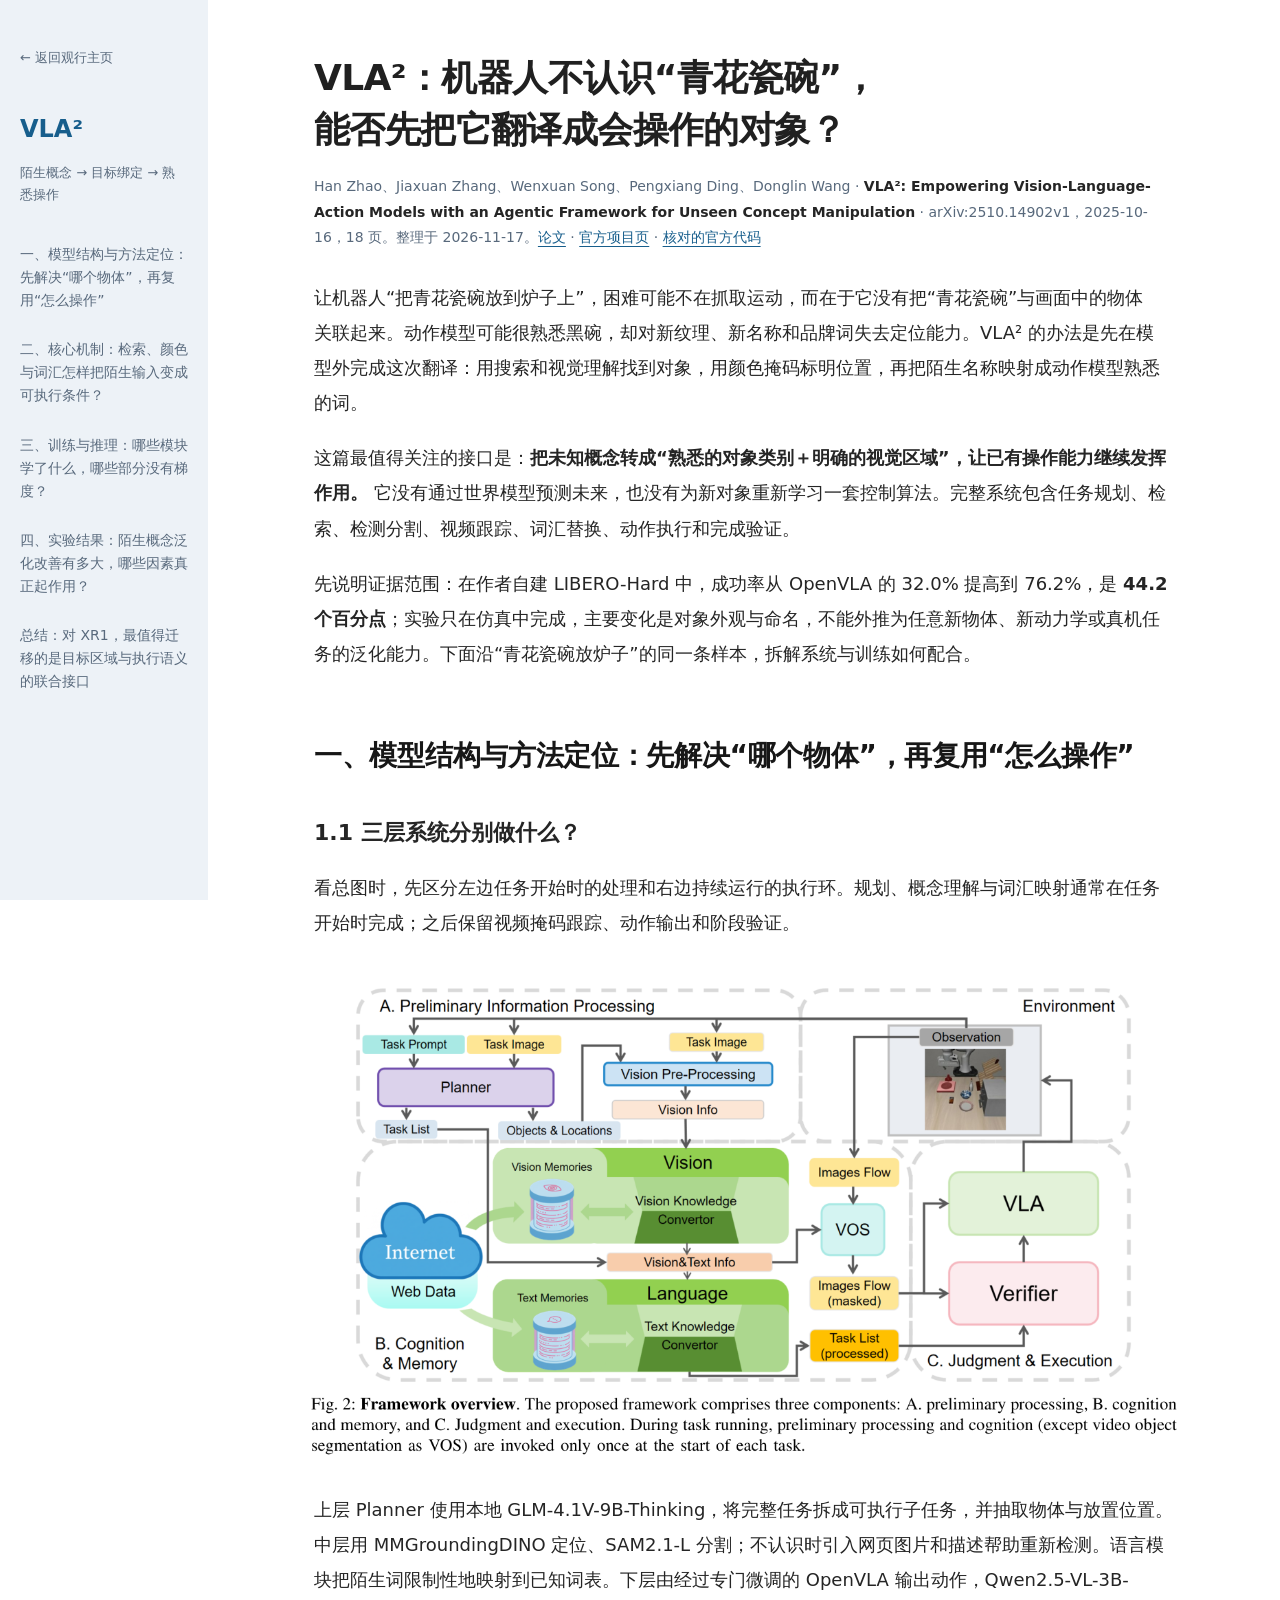
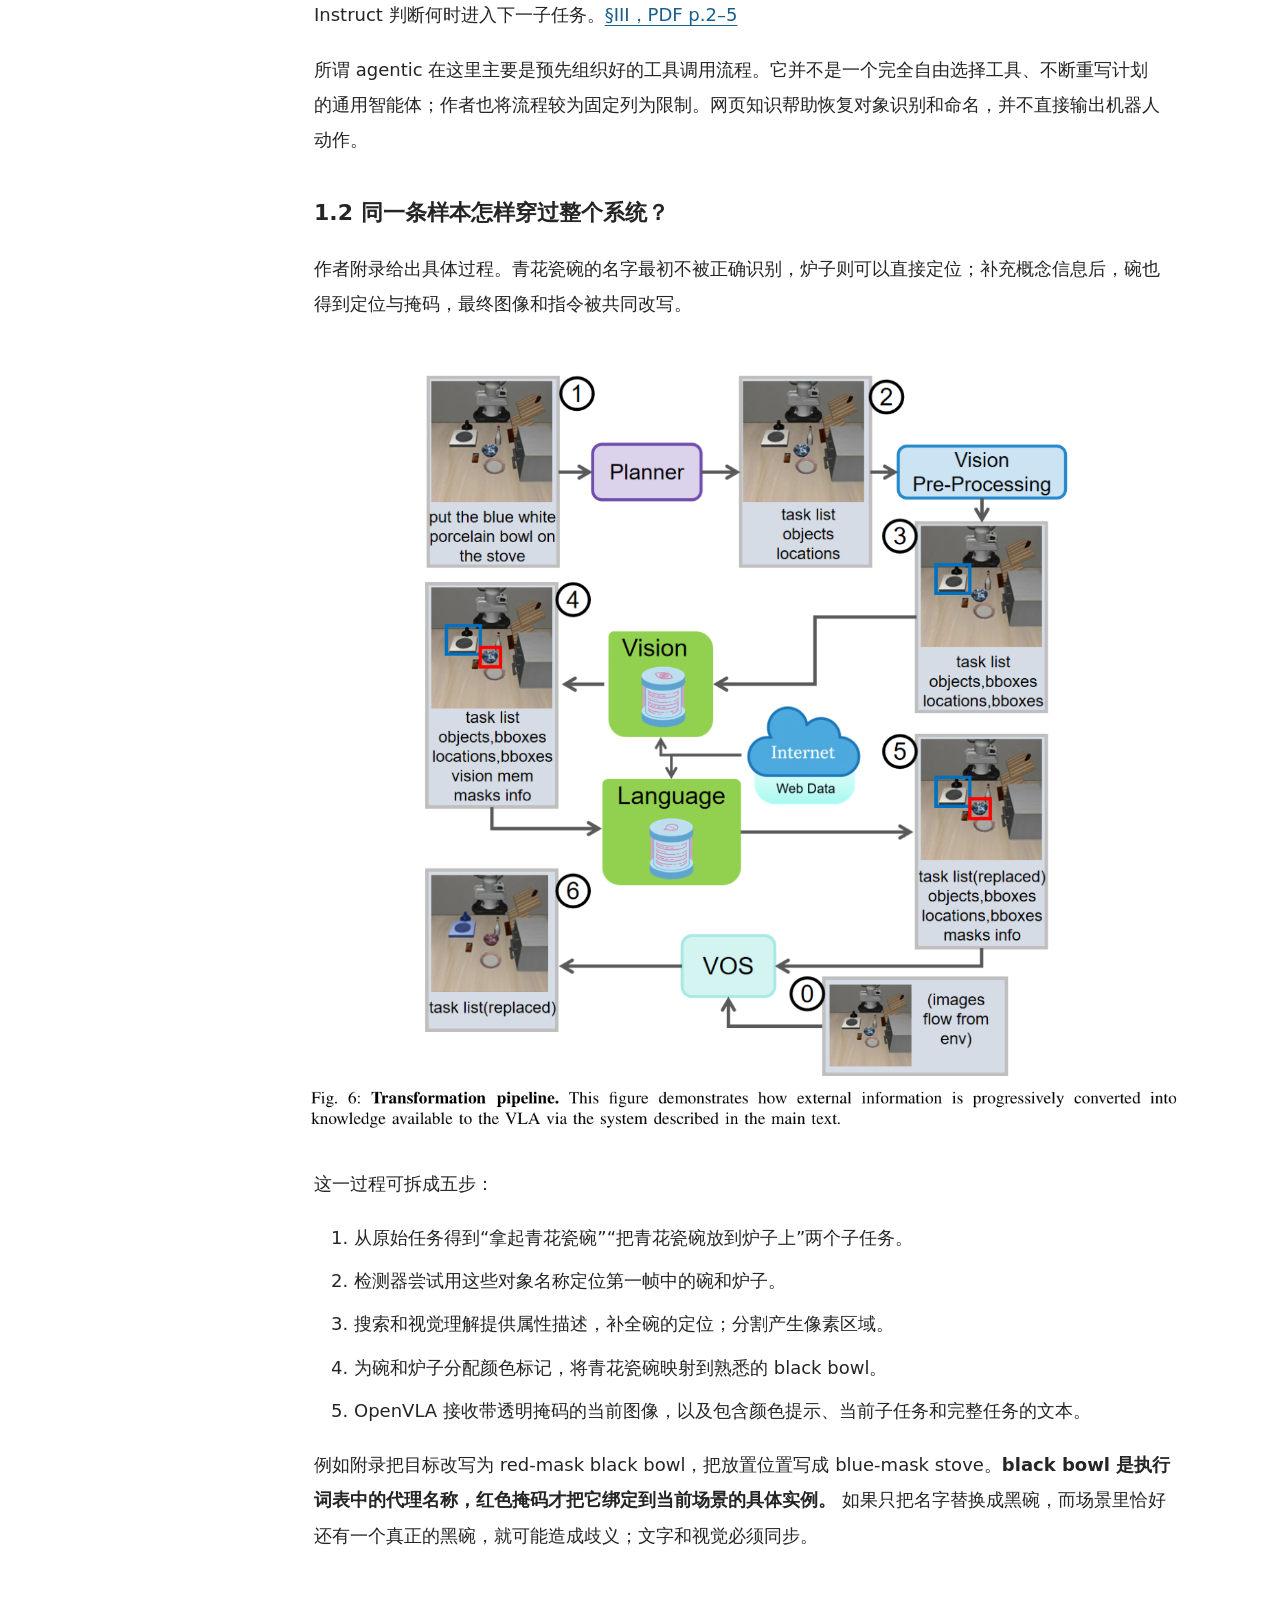
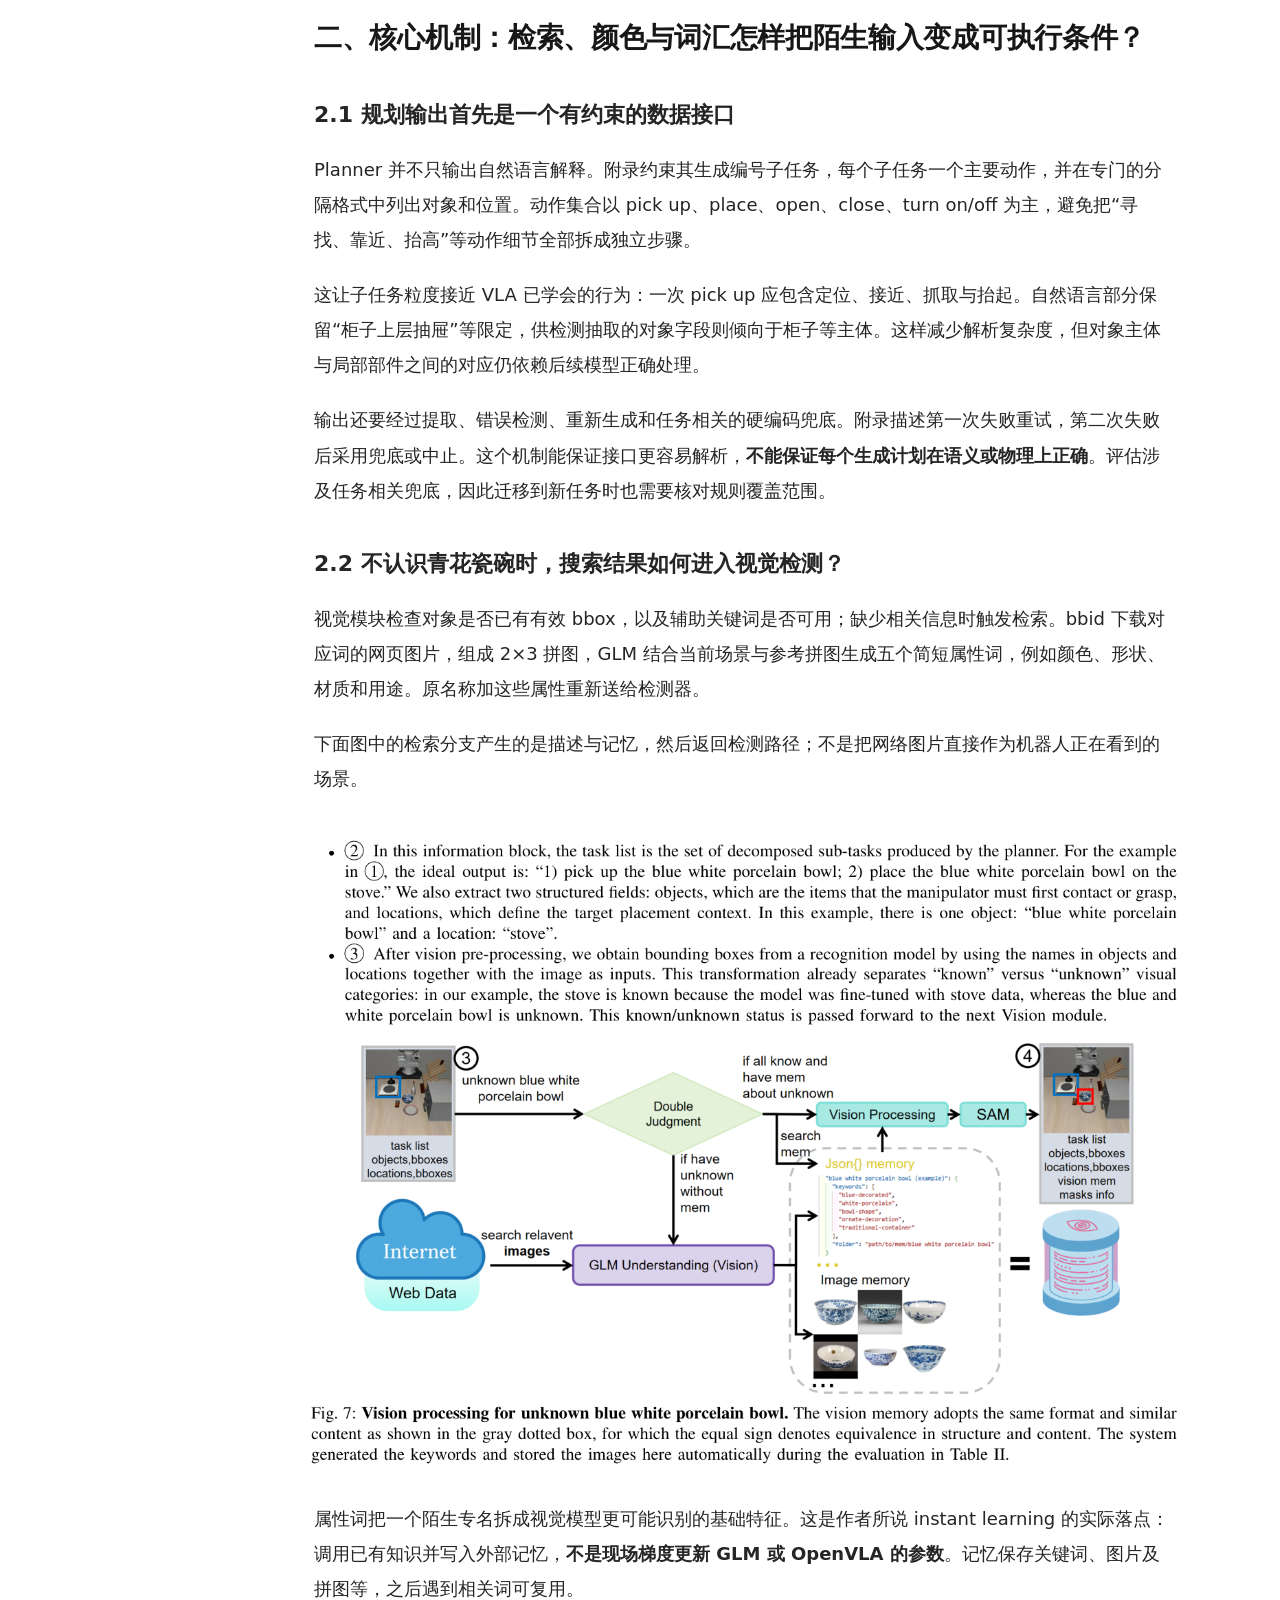
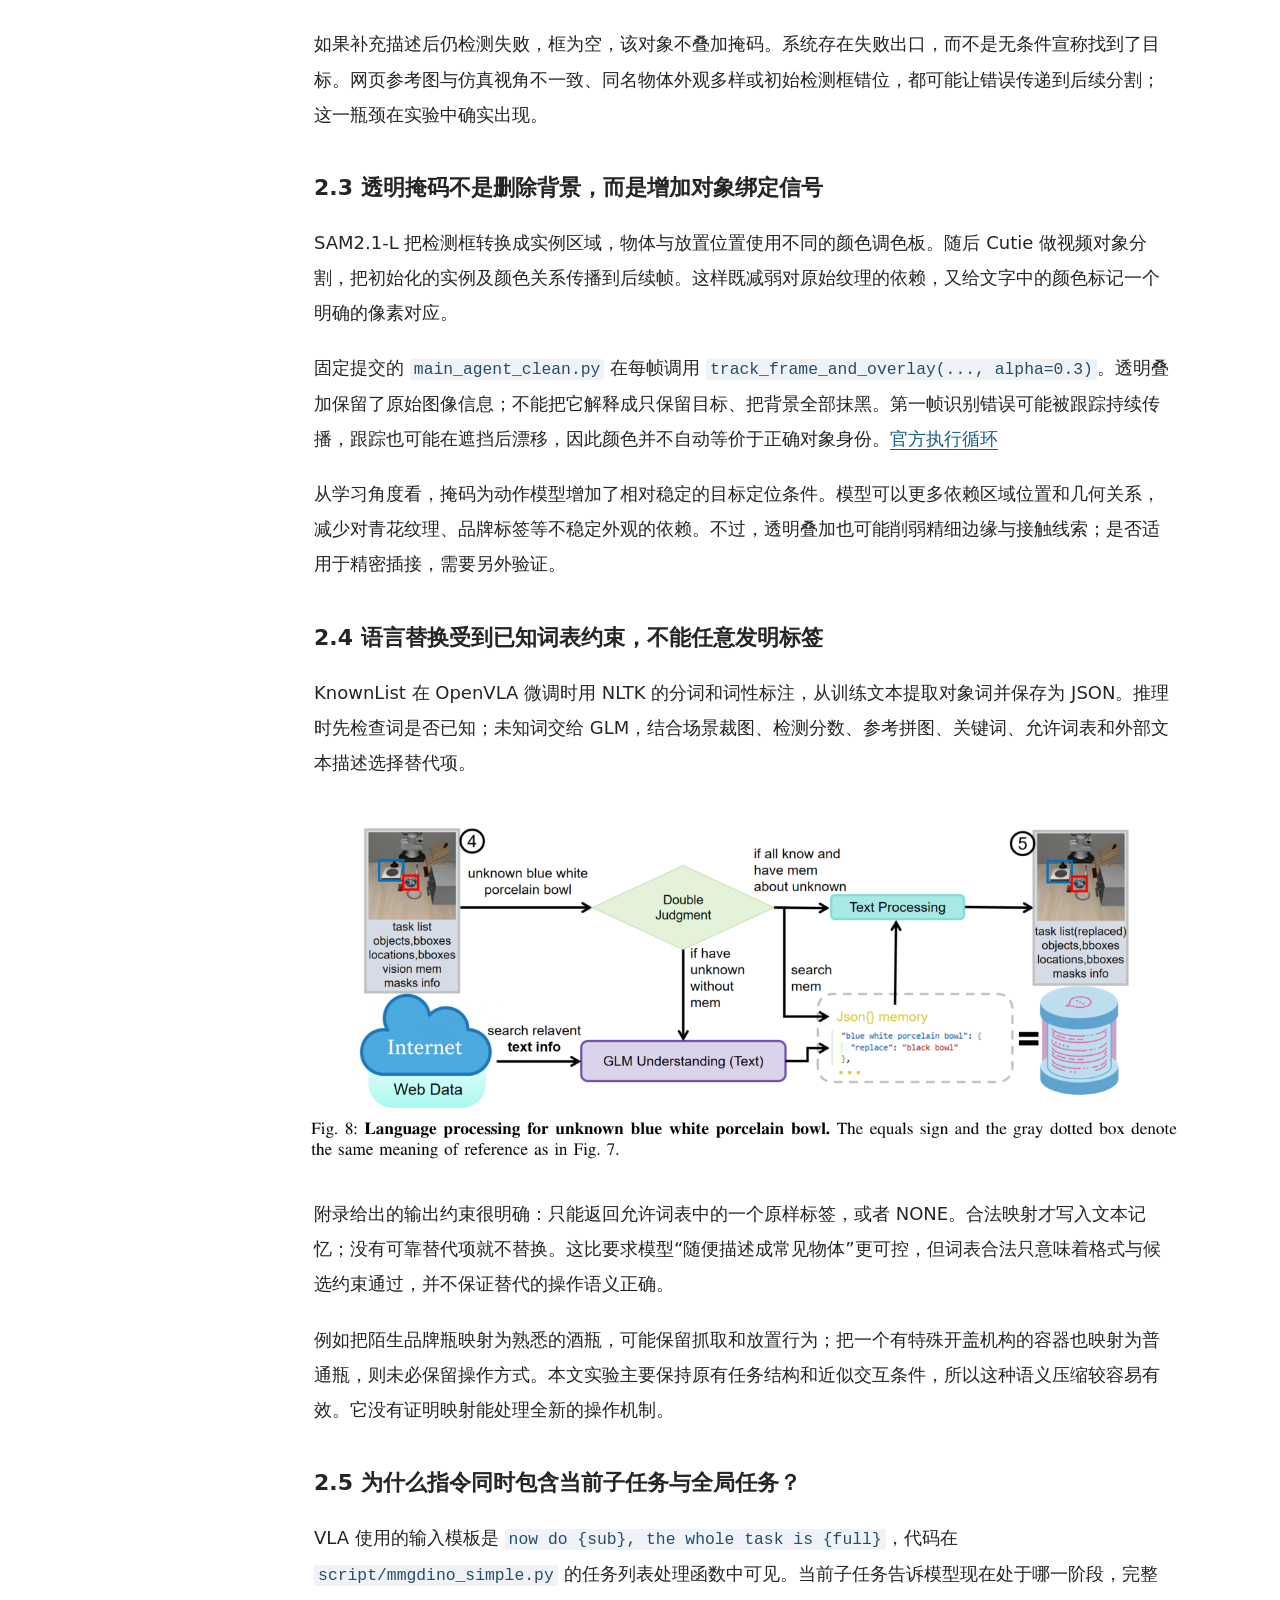
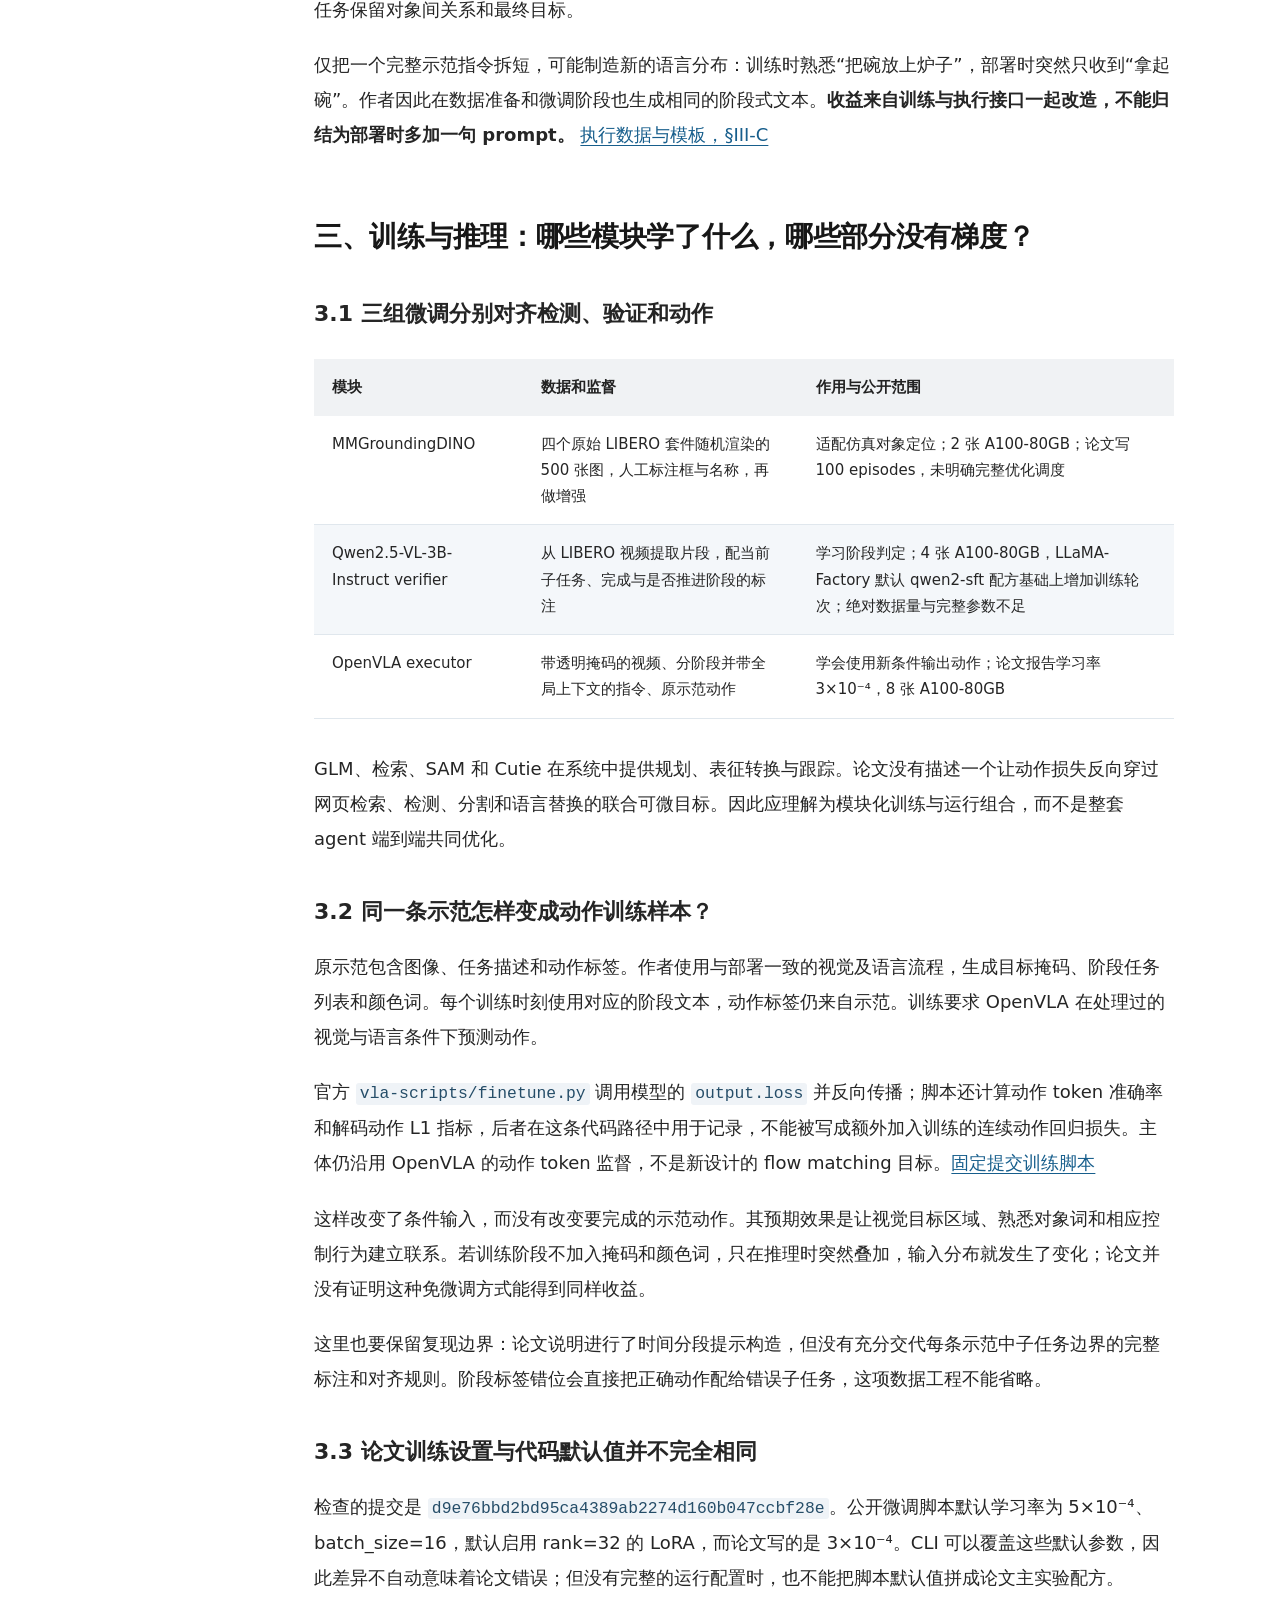
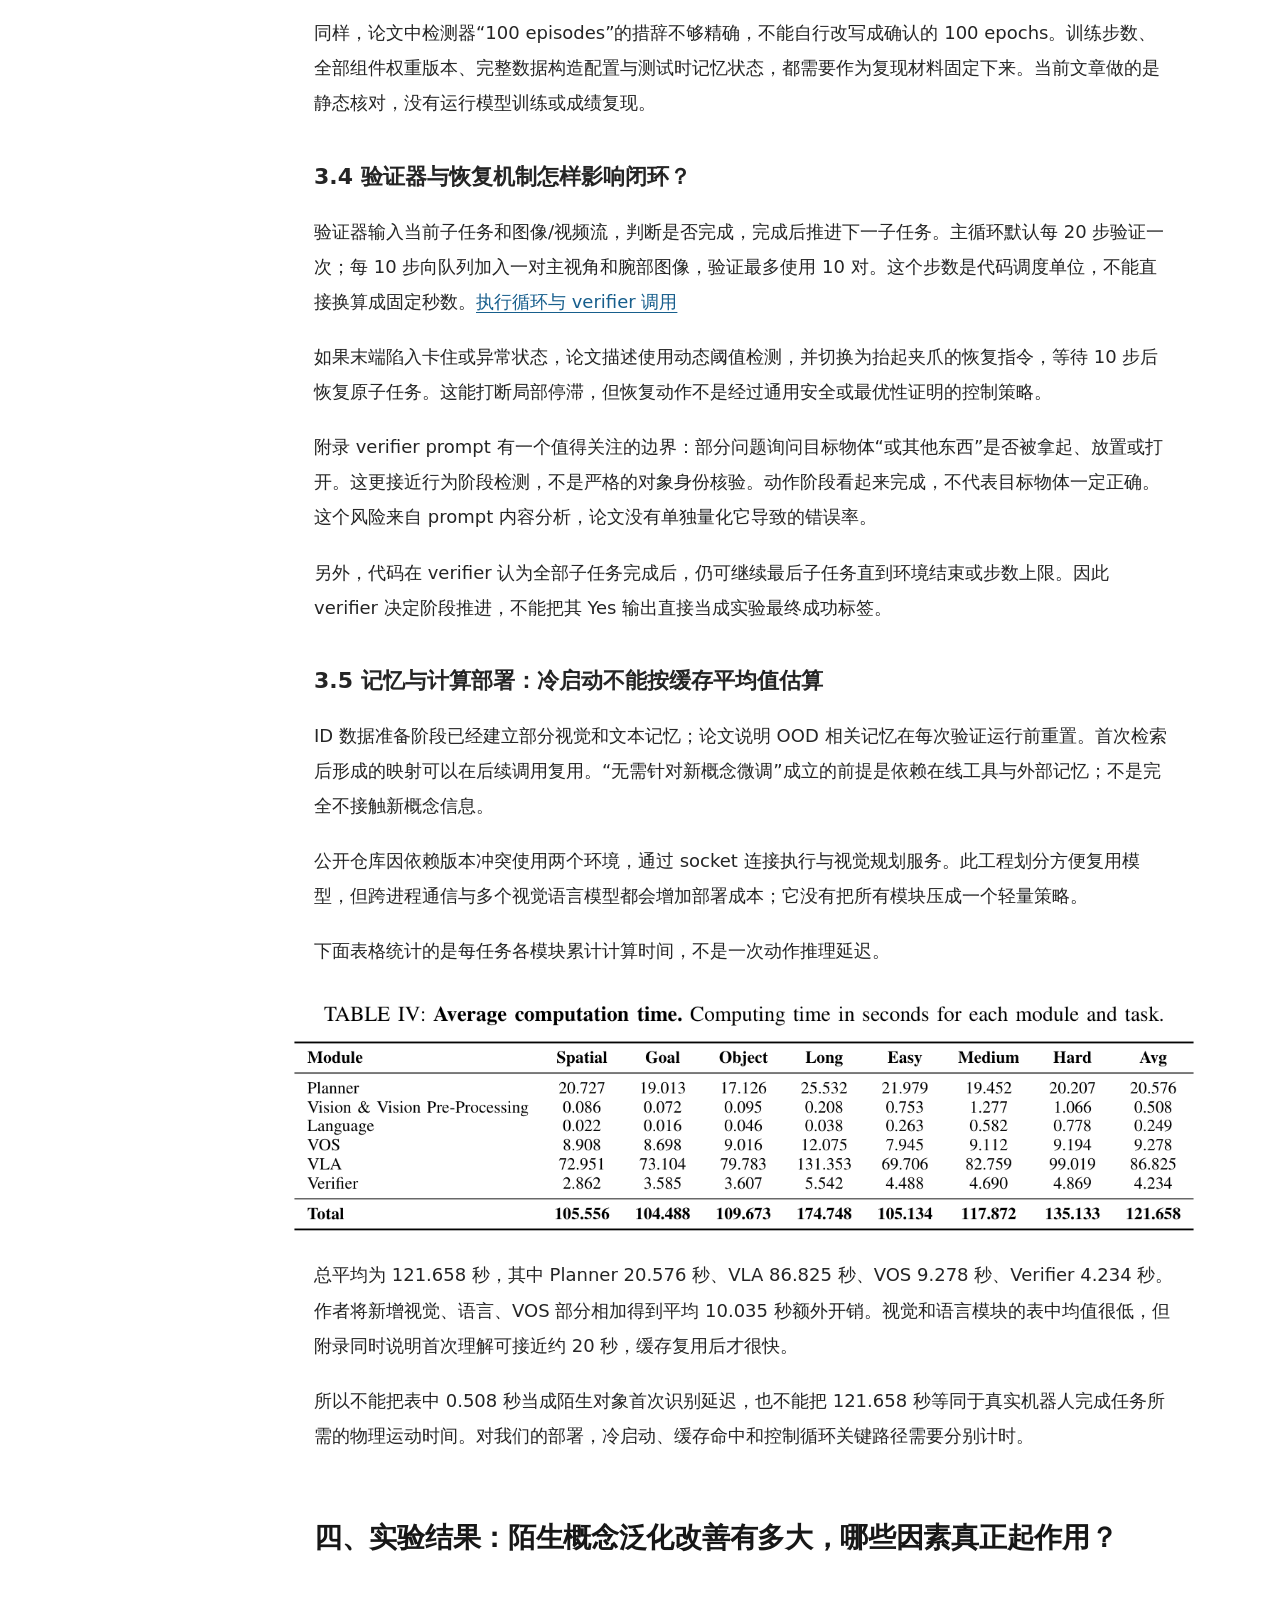
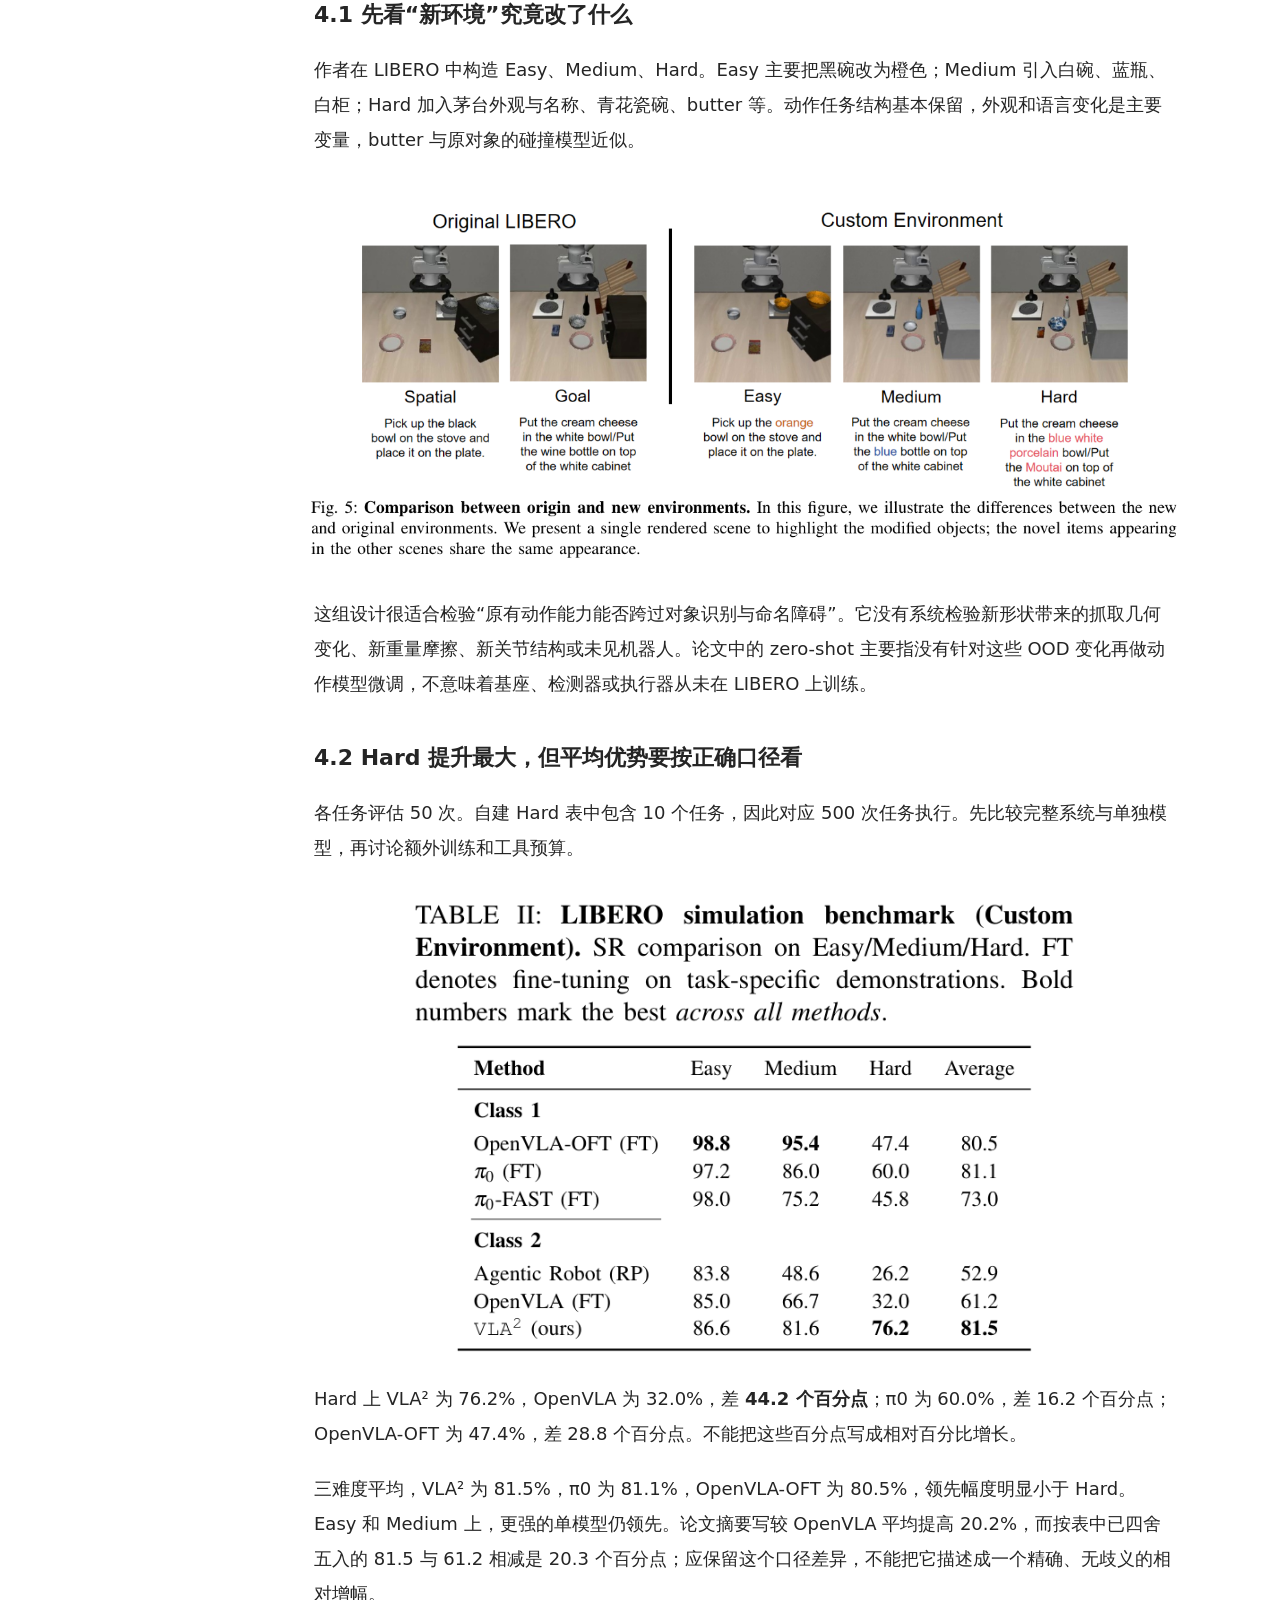
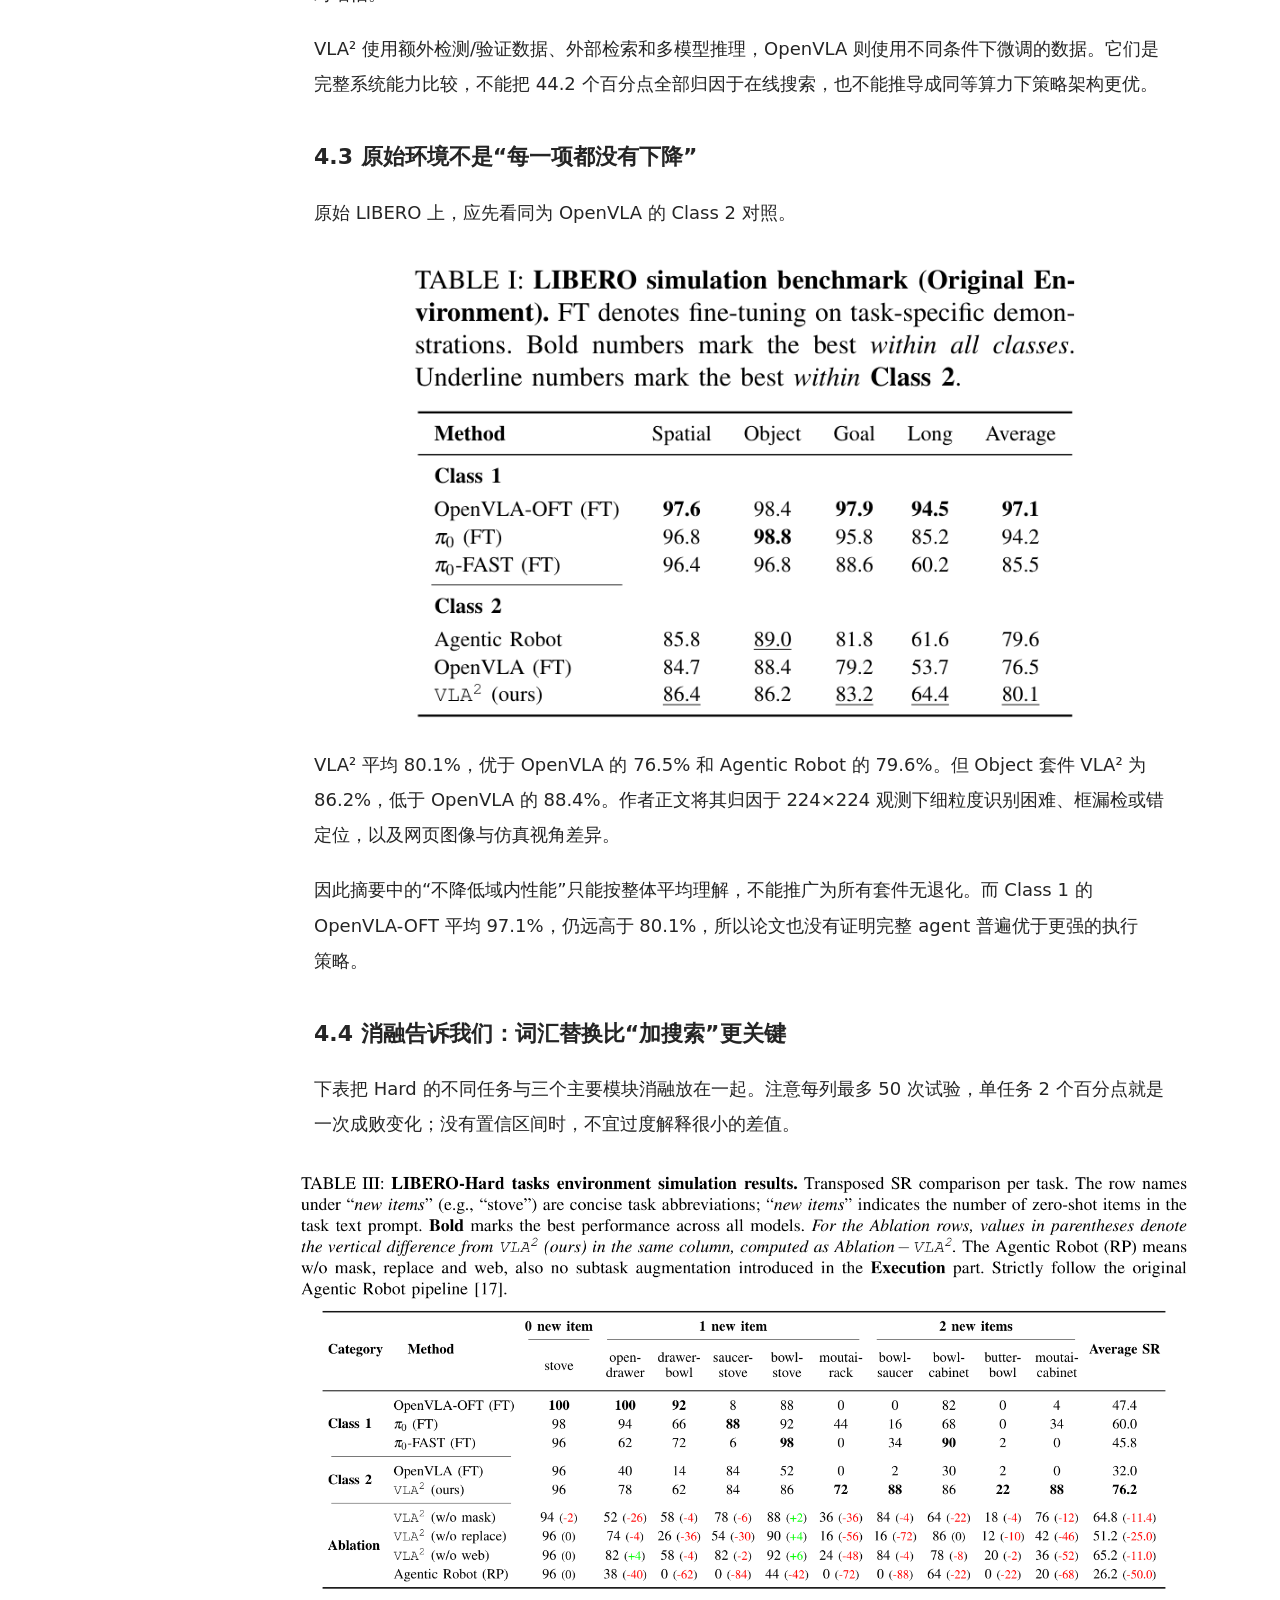
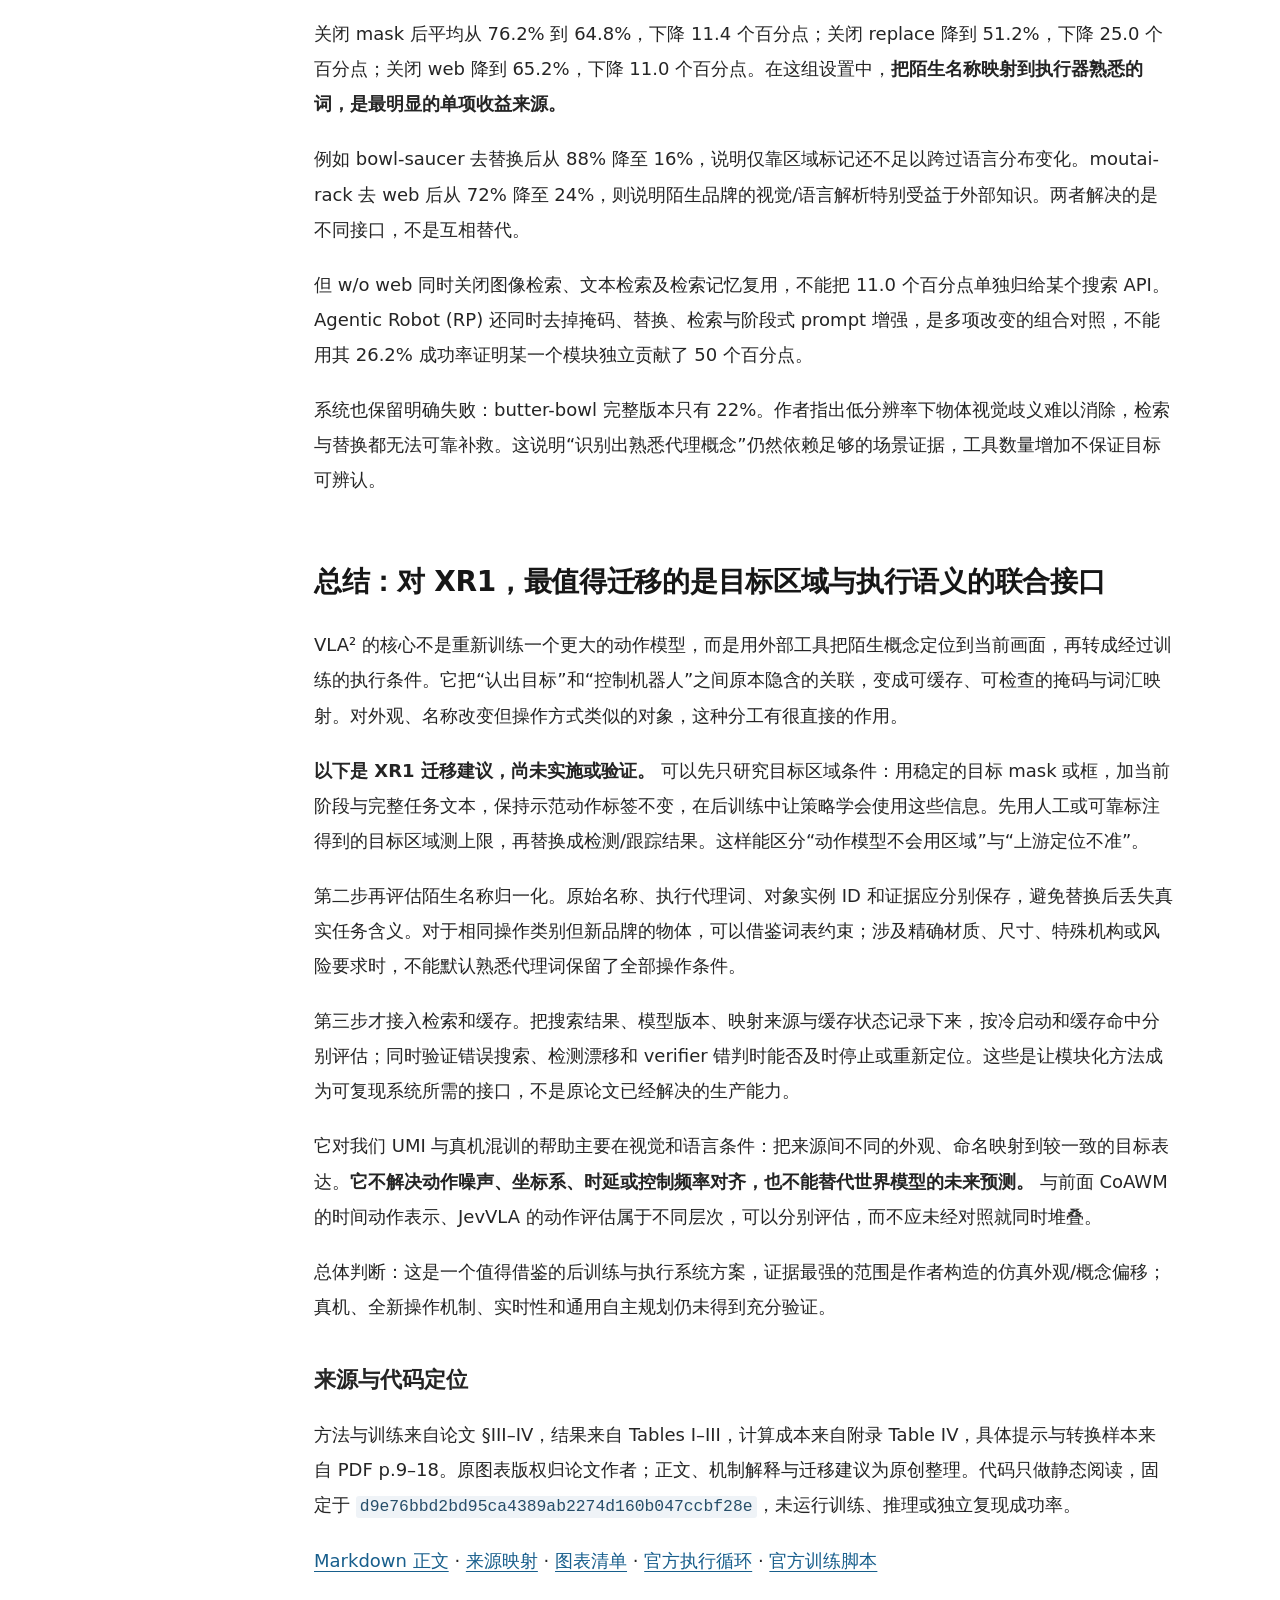
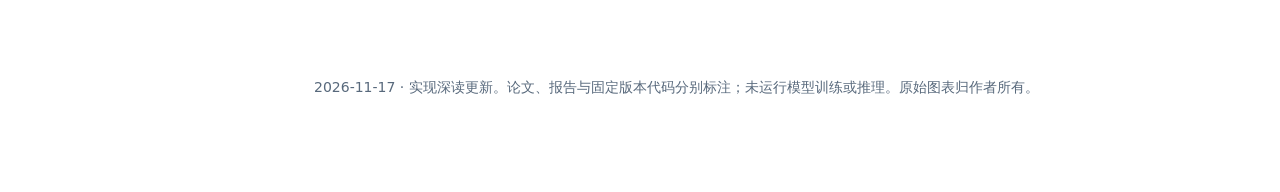
<file: notes/vla2/index.html>
<!DOCTYPE html>

<html lang="zh-CN"><head><meta charset="utf-8"/><meta content="width=device-width,initial-scale=1" name="viewport"/><meta content="VLA²深读：检索、颜色掩码、受限词汇替换、OpenVLA微调、验证执行、消融与XR1适用边界。" name="description"/><title>VLA² 深读：把陌生概念转成可执行条件 · 观行</title><style>*{box-sizing:border-box}html{scroll-behavior:smooth;scroll-padding-top:24px}body{margin:0;background:#f5f2eb;color:#23323b;font:17px/1.85 system-ui,-apple-system,"Noto Sans CJK SC",sans-serif}aside{position:fixed;width:235px;inset:0 auto 0 0;padding:40px 22px;background:#183d43;color:white;overflow:auto}aside b{font-size:24px}aside small{display:block;color:#bad1cf;margin:12px 0 30px}aside a{display:block;color:#d5e5e2;text-decoration:none;font-size:14px;margin:16px 0}main{max-width:1090px;margin-left:235px;padding:54px 65px 100px}h1{font-size:42px;line-height:1.3;letter-spacing:-1px;margin:0 0 24px}h2{font-size:29px;border-top:2px solid #b7c8c1;padding-top:36px;margin-top:62px;color:#174e50}h3{font-size:22px;margin-top:36px;line-height:1.5}p{margin:18px 0}a{color:#166b76;text-underline-offset:3px}strong{color:#174e50}blockquote{margin:28px 0;padding:12px 24px;border-left:5px solid #bb7a35;background:#f0e7d6}img{max-width:100%;height:auto;display:block;border:1px solid #ddd9cd;border-radius:8px;cursor:zoom-in;margin:24px auto;background:white}table{width:100%;border-collapse:collapse;font-size:15px;display:block;overflow:auto;margin:25px 0}th,td{border-bottom:1px solid #d8ded8;text-align:left;padding:12px;min-width:150px;vertical-align:top}th{background:#e0e9e3}pre{white-space:pre-wrap;overflow-wrap:anywhere;background:#183d43;color:#ecf5ef;padding:25px;border-radius:10px;font-size:14px}li{margin:10px 0}dialog{border:0;padding:10px;width:96vw;max-width:1600px;background:white}dialog::backdrop{background:#000b}dialog img{max-height:88vh;width:auto;border:0;margin:auto;cursor:zoom-out}dialog button{float:right;padding:8px 15px}footer{border-top:1px solid #ccc;margin-top:50px;font-size:13px;color:#666}@media(max-width:950px){aside{position:static;width:auto;padding:20px}aside small{margin:5px 0}aside a{display:inline-block;margin:5px 14px 5px 0}main{margin:0;padding:30px 24px}h1{font-size:32px}h2{font-size:25px}}@media print{aside,dialog{display:none}main{margin:0;padding:0;max-width:none}h2,h3{break-after:avoid}img{max-height:70vh;object-fit:contain}body{font-size:11pt;background:white}}
/* Balanced reading layout */
body{padding-left:248px;background:#f5f3ed}
aside{width:248px;padding:32px 24px;background:#203f36;border-right:1px solid #dce2d8}
aside b{letter-spacing:1px}aside small{line-height:1.8;margin-bottom:28px}
aside a{padding:10px 12px;margin:5px -12px;border-radius:6px;line-height:1.6;transition:background .15s}
aside a:hover,aside a:focus-visible{background:#ffffff14;color:#fff}
aside .home-link{font-size:12px;margin-bottom:32px;color:#c7d6c7}
main{width:100%;max-width:1240px;margin:0 auto;padding:64px clamp(28px,4vw,72px) 100px}
main>h1{max-width:1000px;margin:0 auto 28px;font-size:clamp(32px,2.8vw,46px);line-height:1.45;letter-spacing:-.8px}
main>p,main>h2,main>h3,main>ul,main>ol,main>pre,main>blockquote,main>footer{max-width:880px;margin-left:auto;margin-right:auto}
main>p{margin-top:22px;margin-bottom:22px;line-height:1.95;overflow-wrap:anywhere}
main>h1+p{font-size:13px;color:#718075;max-width:1000px;line-height:1.9}
main>h2{padding-top:38px;margin-top:76px;margin-bottom:30px;font-size:30px;border-top:1px solid #aebdaf}
main>h3{margin-top:42px;margin-bottom:22px;font-size:23px;line-height:1.6}
main>blockquote{margin-top:32px;margin-bottom:40px;padding:14px 26px;border-left:4px solid #ba7748;border-radius:0 8px 8px 0}
main>p:has(>img){max-width:1100px;margin:30px auto 34px;padding:12px;background:#fff;border:1px solid #e1e3db;border-radius:12px;box-shadow:0 6px 22px #293e2c08}
main img{width:100%;margin:0;border:0;border-radius:5px}
main>table{max-width:1100px;margin:30px auto 36px;background:#fff;border:1px solid #dce2d8;border-radius:8px;font-size:15px;line-height:1.8}
th,td{padding:16px 18px;min-width:155px}th{background:#e7ede4}
main>pre{line-height:1.85;padding:26px 30px;background:#203f36}
main>footer{line-height:1.9;padding-top:24px}
a:focus-visible,button:focus-visible{outline:2px solid #bd7a4a;outline-offset:4px}
dialog{max-width:1700px;border-radius:10px}dialog img{max-width:100%;object-fit:contain}
@media(min-width:1700px){body{font-size:18px}main{padding-top:76px}}
@media(max-width:1100px) and (min-width:951px){body{padding-left:216px}aside{width:216px;padding:30px 20px}main{padding-left:30px;padding-right:30px}}
@media(max-width:950px){body{padding-left:0}aside{position:relative;width:100%;padding:22px 24px;border:0}aside .home-link{display:inline-block;margin:0 0 14px;padding:0}aside b{display:block;font-size:21px}aside small{margin:8px 0 14px;font-size:12px}aside>a:not(.home-link){display:inline-block;font-size:12px;margin:3px 5px 3px 0;padding:7px 10px;background:#ffffff0d}main{margin:auto;padding:38px 26px 70px}main>h1{font-size:34px}main>h2{font-size:27px;margin-top:55px}}
@media(max-width:520px){body{font-size:16px}main{padding:30px 20px 60px}main>h1{font-size:29px;line-height:1.5}main>h2{font-size:25px}main>h3{font-size:21px}main>p{line-height:1.9}main>p:has(>img){padding:4px;margin:24px auto;border-radius:7px}main>blockquote{padding:10px 18px}main>pre{font-size:12px;padding:20px 16px}th,td{padding:12px;font-size:13px}aside{padding:20px}aside>a:not(.home-link){font-size:11px}}
@media print{body{padding:0}main{max-width:none;padding:0}main>p:has(>img){box-shadow:none;break-inside:avoid}main>h2,main>h3{break-after:avoid}}
@media(prefers-reduced-motion:reduce){html{scroll-behavior:auto}aside a{transition:none}}
main>h1{text-wrap:balance}main>p{text-wrap:pretty}
main>h1{font-size:clamp(30px,2.7vw,44px)}main>h4{max-width:880px;margin:30px auto 12px;font-size:20px}main>table{font-size:14px}main img{height:auto}dialog img{max-height:84vh;object-fit:contain}dialog .full-image{display:block;text-align:center;padding:8px;font-size:13px}main .ltx{font-size:14px}
</style><link href="../reading.css?v=204d029a8945" rel="stylesheet"/><link href="article.css?v=20261105" rel="stylesheet"/></head><body><aside><a class="home-link" href="../../">← 返回观行主页</a><b>VLA²</b><small>陌生概念 → 目标绑定 → 熟悉操作</small><a href="#s1">一、模型结构与方法定位：先解决“哪个物体”，再复用“怎么操作”</a><a href="#s2">二、核心机制：检索、颜色与词汇怎样把陌生输入变成可执行条件？</a><a href="#s3">三、训练与推理：哪些模块学了什么，哪些部分没有梯度？</a><a href="#s4">四、实验结果：陌生概念泛化改善有多大，哪些因素真正起作用？</a><a href="#s5">总结：对 XR1，最值得迁移的是目标区域与执行语义的联合接口</a></aside><main><h1>VLA²：机器人不认识“青花瓷碗”，能否先把它翻译成会操作的对象？</h1>
<p>Han Zhao、Jiaxuan Zhang、Wenxuan Song、Pengxiang Ding、Donglin Wang · <strong>VLA²: Empowering Vision-Language-Action Models with an Agentic Framework for Unseen Concept Manipulation</strong> · arXiv:2510.14902v1，2025-10-16，18 页。整理于 2026-11-17。<a href="https://arxiv.org/pdf/2510.14902v1">论文</a> · <a href="https://vla-2.github.io/">官方项目页</a> · <a href="https://github.com/OpenHelix-Team/VLA-2/tree/d9e76bbd2bd95ca4389ab2274d160b047ccbf28e">核对的官方代码</a></p>
<p>让机器人“把青花瓷碗放到炉子上”，困难可能不在抓取运动，而在于它没有把“青花瓷碗”与画面中的物体关联起来。动作模型可能很熟悉黑碗，却对新纹理、新名称和品牌词失去定位能力。VLA² 的办法是先在模型外完成这次翻译：用搜索和视觉理解找到对象，用颜色掩码标明位置，再把陌生名称映射成动作模型熟悉的词。</p>
<p>这篇最值得关注的接口是：<strong>把未知概念转成“熟悉的对象类别＋明确的视觉区域”，让已有操作能力继续发挥作用。</strong> 它没有通过世界模型预测未来，也没有为新对象重新学习一套控制算法。完整系统包含任务规划、检索、检测分割、视频跟踪、词汇替换、动作执行和完成验证。</p>
<p>先说明证据范围：在作者自建 LIBERO-Hard 中，成功率从 OpenVLA 的 32.0% 提高到 76.2%，是 <strong>44.2 个百分点</strong>；实验只在仿真中完成，主要变化是对象外观与命名，不能外推为任意新物体、新动力学或真机任务的泛化能力。下面沿“青花瓷碗放炉子”的同一条样本，拆解系统与训练如何配合。</p>
<h2 id="s1">一、模型结构与方法定位：先解决“哪个物体”，再复用“怎么操作”</h2>
<h3 id="m1">1.1 三层系统分别做什么？</h3>
<p>看总图时，先区分左边任务开始时的处理和右边持续运行的执行环。规划、概念理解与词汇映射通常在任务开始时完成；之后保留视频掩码跟踪、动作输出和阶段验证。</p>
<p><img alt="Figure 2：规划、知识转换、记忆与执行验证的系统结构" loading="lazy" src="assets/figure-2.png" tabindex="0" title="点击放大；Esc 关闭"/></p>
<p>上层 Planner 使用本地 GLM-4.1V-9B-Thinking，将完整任务拆成可执行子任务，并抽取物体与放置位置。中层用 MMGroundingDINO 定位、SAM2.1-L 分割；不认识时引入网页图片和描述帮助重新检测。语言模块把陌生词限制性地映射到已知词表。下层由经过专门微调的 OpenVLA 输出动作，Qwen2.5-VL-3B-Instruct 判断何时进入下一子任务。<a href="https://arxiv.org/pdf/2510.14902v1#page=2">§III，PDF p.2–5</a></p>
<p>所谓 agentic 在这里主要是预先组织好的工具调用流程。它并不是一个完全自由选择工具、不断重写计划的通用智能体；作者也将流程较为固定列为限制。网页知识帮助恢复对象识别和命名，并不直接输出机器人动作。</p>
<h3 id="m2">1.2 同一条样本怎样穿过整个系统？</h3>
<p>作者附录给出具体过程。青花瓷碗的名字最初不被正确识别，炉子则可以直接定位；补充概念信息后，碗也得到定位与掩码，最终图像和指令被共同改写。</p>
<p><img alt="Figure 6：从原始指令到可供动作模型使用的表示" loading="lazy" src="assets/figure-6.png" tabindex="0" title="点击放大；Esc 关闭"/></p>
<p>这一过程可拆成五步：</p>
<ol>
<li>从原始任务得到“拿起青花瓷碗”“把青花瓷碗放到炉子上”两个子任务。</li>
<li>检测器尝试用这些对象名称定位第一帧中的碗和炉子。</li>
<li>搜索和视觉理解提供属性描述，补全碗的定位；分割产生像素区域。</li>
<li>为碗和炉子分配颜色标记，将青花瓷碗映射到熟悉的 black bowl。</li>
<li>OpenVLA 接收带透明掩码的当前图像，以及包含颜色提示、当前子任务和完整任务的文本。</li>
</ol>
<p>例如附录把目标改写为 red-mask black bowl，把放置位置写成 blue-mask stove。<strong>black bowl 是执行词表中的代理名称，红色掩码才把它绑定到当前场景的具体实例。</strong> 如果只把名字替换成黑碗，而场景里恰好还有一个真正的黑碗，就可能造成歧义；文字和视觉必须同步。</p>
<h2 id="s2">二、核心机制：检索、颜色与词汇怎样把陌生输入变成可执行条件？</h2>
<h3 id="m3">2.1 规划输出首先是一个有约束的数据接口</h3>
<p>Planner 并不只输出自然语言解释。附录约束其生成编号子任务，每个子任务一个主要动作，并在专门的分隔格式中列出对象和位置。动作集合以 pick up、place、open、close、turn on/off 为主，避免把“寻找、靠近、抬高”等动作细节全部拆成独立步骤。</p>
<p>这让子任务粒度接近 VLA 已学会的行为：一次 pick up 应包含定位、接近、抓取与抬起。自然语言部分保留“柜子上层抽屉”等限定，供检测抽取的对象字段则倾向于柜子等主体。这样减少解析复杂度，但对象主体与局部部件之间的对应仍依赖后续模型正确处理。</p>
<p>输出还要经过提取、错误检测、重新生成和任务相关的硬编码兜底。附录描述第一次失败重试，第二次失败后采用兜底或中止。这个机制能保证接口更容易解析，<strong>不能保证每个生成计划在语义或物理上正确</strong>。评估涉及任务相关兜底，因此迁移到新任务时也需要核对规则覆盖范围。</p>
<h3 id="m4">2.2 不认识青花瓷碗时，搜索结果如何进入视觉检测？</h3>
<p>视觉模块检查对象是否已有有效 bbox，以及辅助关键词是否可用；缺少相关信息时触发检索。bbid 下载对应词的网页图片，组成 2×3 拼图，GLM 结合当前场景与参考拼图生成五个简短属性词，例如颜色、形状、材质和用途。原名称加这些属性重新送给检测器。</p>
<p>下面图中的检索分支产生的是描述与记忆，然后返回检测路径；不是把网络图片直接作为机器人正在看到的场景。</p>
<p><img alt="Figure 7：青花瓷碗的图像检索、属性提取、检测与分割" loading="lazy" src="assets/figure-7.png" tabindex="0" title="点击放大；Esc 关闭"/></p>
<p>属性词把一个陌生专名拆成视觉模型更可能识别的基础特征。这是作者所说 instant learning 的实际落点：调用已有知识并写入外部记忆，<strong>不是现场梯度更新 GLM 或 OpenVLA 的参数</strong>。记忆保存关键词、图片及拼图等，之后遇到相关词可复用。</p>
<p>如果补充描述后仍检测失败，框为空，该对象不叠加掩码。系统存在失败出口，而不是无条件宣称找到了目标。网页参考图与仿真视角不一致、同名物体外观多样或初始检测框错位，都可能让错误传递到后续分割；这一瓶颈在实验中确实出现。</p>
<h3 id="m5">2.3 透明掩码不是删除背景，而是增加对象绑定信号</h3>
<p>SAM2.1-L 把检测框转换成实例区域，物体与放置位置使用不同的颜色调色板。随后 Cutie 做视频对象分割，把初始化的实例及颜色关系传播到后续帧。这样既减弱对原始纹理的依赖，又给文字中的颜色标记一个明确的像素对应。</p>
<p>固定提交的 <code>main_agent_clean.py</code> 在每帧调用 <code>track_frame_and_overlay(..., alpha=0.3)</code>。透明叠加保留了原始图像信息；不能把它解释成只保留目标、把背景全部抹黑。第一帧识别错误可能被跟踪持续传播，跟踪也可能在遮挡后漂移，因此颜色并不自动等价于正确对象身份。<a href="https://github.com/OpenHelix-Team/VLA-2/blob/d9e76bbd2bd95ca4389ab2274d160b047ccbf28e/experiments/robot/libero_run/main_agent_clean.py">官方执行循环</a></p>
<p>从学习角度看，掩码为动作模型增加了相对稳定的目标定位条件。模型可以更多依赖区域位置和几何关系，减少对青花纹理、品牌标签等不稳定外观的依赖。不过，透明叠加也可能削弱精细边缘与接触线索；是否适用于精密插接，需要另外验证。</p>
<h3 id="m6">2.4 语言替换受到已知词表约束，不能任意发明标签</h3>
<p>KnownList 在 OpenVLA 微调时用 NLTK 的分词和词性标注，从训练文本提取对象词并保存为 JSON。推理时先检查词是否已知；未知词交给 GLM，结合场景裁图、检测分数、参考拼图、关键词、允许词表和外部文本描述选择替代项。</p>
<p><img alt="Figure 8：将未知对象名称映射到已知词表并缓存" loading="lazy" src="assets/figure-8.png" tabindex="0" title="点击放大；Esc 关闭"/></p>
<p>附录给出的输出约束很明确：只能返回允许词表中的一个原样标签，或者 NONE。合法映射才写入文本记忆；没有可靠替代项就不替换。这比要求模型“随便描述成常见物体”更可控，但词表合法只意味着格式与候选约束通过，并不保证替代的操作语义正确。</p>
<p>例如把陌生品牌瓶映射为熟悉的酒瓶，可能保留抓取和放置行为；把一个有特殊开盖机构的容器也映射为普通瓶，则未必保留操作方式。本文实验主要保持原有任务结构和近似交互条件，所以这种语义压缩较容易有效。它没有证明映射能处理全新的操作机制。</p>
<h3 id="m7">2.5 为什么指令同时包含当前子任务与全局任务？</h3>
<p>VLA 使用的输入模板是 <code>now do {sub}, the whole task is {full}</code>，代码在 <code>script/mmgdino_simple.py</code> 的任务列表处理函数中可见。当前子任务告诉模型现在处于哪一阶段，完整任务保留对象间关系和最终目标。</p>
<p>仅把一个完整示范指令拆短，可能制造新的语言分布：训练时熟悉“把碗放上炉子”，部署时突然只收到“拿起碗”。作者因此在数据准备和微调阶段也生成相同的阶段式文本。<strong>收益来自训练与执行接口一起改造，不能归结为部署时多加一句 prompt。</strong> <a href="https://arxiv.org/pdf/2510.14902v1#page=5">执行数据与模板，§III-C</a></p>
<h2 id="s3">三、训练与推理：哪些模块学了什么，哪些部分没有梯度？</h2>
<h3 id="m8">3.1 三组微调分别对齐检测、验证和动作</h3>
<div aria-label="数据表格，可横向滚动" class="table-scroll" role="region" tabindex="0"><table>
<thead>
<tr>
<th>模块</th>
<th>数据和监督</th>
<th>作用与公开范围</th>
</tr>
</thead>
<tbody>
<tr>
<td>MMGroundingDINO</td>
<td>四个原始 LIBERO 套件随机渲染的 500 张图，人工标注框与名称，再做增强</td>
<td>适配仿真对象定位；2 张 A100-80GB；论文写 100 episodes，未明确完整优化调度</td>
</tr>
<tr>
<td>Qwen2.5-VL-3B-Instruct verifier</td>
<td>从 LIBERO 视频提取片段，配当前子任务、完成与是否推进阶段的标注</td>
<td>学习阶段判定；4 张 A100-80GB，LLaMA-Factory 默认 qwen2-sft 配方基础上增加训练轮次；绝对数据量与完整参数不足</td>
</tr>
<tr>
<td>OpenVLA executor</td>
<td>带透明掩码的视频、分阶段并带全局上下文的指令、原示范动作</td>
<td>学会使用新条件输出动作；论文报告学习率 3×10⁻⁴，8 张 A100-80GB</td>
</tr>
</tbody>
</table></div>
<p>GLM、检索、SAM 和 Cutie 在系统中提供规划、表征转换与跟踪。论文没有描述一个让动作损失反向穿过网页检索、检测、分割和语言替换的联合可微目标。因此应理解为模块化训练与运行组合，而不是整套 agent 端到端共同优化。</p>
<h3 id="m9">3.2 同一条示范怎样变成动作训练样本？</h3>
<p>原示范包含图像、任务描述和动作标签。作者使用与部署一致的视觉及语言流程，生成目标掩码、阶段任务列表和颜色词。每个训练时刻使用对应的阶段文本，动作标签仍来自示范。训练要求 OpenVLA 在处理过的视觉与语言条件下预测动作。</p>
<p>官方 <code>vla-scripts/finetune.py</code> 调用模型的 <code>output.loss</code> 并反向传播；脚本还计算动作 token 准确率和解码动作 L1 指标，后者在这条代码路径中用于记录，不能被写成额外加入训练的连续动作回归损失。主体仍沿用 OpenVLA 的动作 token 监督，不是新设计的 flow matching 目标。<a href="https://github.com/OpenHelix-Team/VLA-2/blob/d9e76bbd2bd95ca4389ab2274d160b047ccbf28e/vla-scripts/finetune.py">固定提交训练脚本</a></p>
<p>这样改变了条件输入，而没有改变要完成的示范动作。其预期效果是让视觉目标区域、熟悉对象词和相应控制行为建立联系。若训练阶段不加入掩码和颜色词，只在推理时突然叠加，输入分布就发生了变化；论文并没有证明这种免微调方式能得到同样收益。</p>
<p>这里也要保留复现边界：论文说明进行了时间分段提示构造，但没有充分交代每条示范中子任务边界的完整标注和对齐规则。阶段标签错位会直接把正确动作配给错误子任务，这项数据工程不能省略。</p>
<h3 id="m10">3.3 论文训练设置与代码默认值并不完全相同</h3>
<p>检查的提交是 <code>d9e76bbd2bd95ca4389ab2274d160b047ccbf28e</code>。公开微调脚本默认学习率为 5×10⁻⁴、batch_size=16，默认启用 rank=32 的 LoRA，而论文写的是 3×10⁻⁴。CLI 可以覆盖这些默认参数，因此差异不自动意味着论文错误；但没有完整的运行配置时，也不能把脚本默认值拼成论文主实验配方。</p>
<p>同样，论文中检测器“100 episodes”的措辞不够精确，不能自行改写成确认的 100 epochs。训练步数、全部组件权重版本、完整数据构造配置与测试时记忆状态，都需要作为复现材料固定下来。当前文章做的是静态核对，没有运行模型训练或成绩复现。</p>
<h3 id="m11">3.4 验证器与恢复机制怎样影响闭环？</h3>
<p>验证器输入当前子任务和图像/视频流，判断是否完成，完成后推进下一子任务。主循环默认每 20 步验证一次；每 10 步向队列加入一对主视角和腕部图像，验证最多使用 10 对。这个步数是代码调度单位，不能直接换算成固定秒数。<a href="https://github.com/OpenHelix-Team/VLA-2/blob/d9e76bbd2bd95ca4389ab2274d160b047ccbf28e/experiments/robot/libero_run/main_agent_clean.py">执行循环与 verifier 调用</a></p>
<p>如果末端陷入卡住或异常状态，论文描述使用动态阈值检测，并切换为抬起夹爪的恢复指令，等待 10 步后恢复原子任务。这能打断局部停滞，但恢复动作不是经过通用安全或最优性证明的控制策略。</p>
<p>附录 verifier prompt 有一个值得关注的边界：部分问题询问目标物体“或其他东西”是否被拿起、放置或打开。这更接近行为阶段检测，不是严格的对象身份核验。动作阶段看起来完成，不代表目标物体一定正确。这个风险来自 prompt 内容分析，论文没有单独量化它导致的错误率。</p>
<p>另外，代码在 verifier 认为全部子任务完成后，仍可继续最后子任务直到环境结束或步数上限。因此 verifier 决定阶段推进，不能把其 Yes 输出直接当成实验最终成功标签。</p>
<h3 id="m12">3.5 记忆与计算部署：冷启动不能按缓存平均值估算</h3>
<p>ID 数据准备阶段已经建立部分视觉和文本记忆；论文说明 OOD 相关记忆在每次验证运行前重置。首次检索后形成的映射可以在后续调用复用。“无需针对新概念微调”成立的前提是依赖在线工具与外部记忆；不是完全不接触新概念信息。</p>
<p>公开仓库因依赖版本冲突使用两个环境，通过 socket 连接执行与视觉规划服务。此工程划分方便复用模型，但跨进程通信与多个视觉语言模型都会增加部署成本；它没有把所有模块压成一个轻量策略。</p>
<p>下面表格统计的是每任务各模块累计计算时间，不是一次动作推理延迟。</p>
<p><img alt="Table IV：各模块每任务平均累计计算时间" loading="lazy" src="assets/table-4.png" tabindex="0" title="点击放大；Esc 关闭"/></p>
<p>总平均为 121.658 秒，其中 Planner 20.576 秒、VLA 86.825 秒、VOS 9.278 秒、Verifier 4.234 秒。作者将新增视觉、语言、VOS 部分相加得到平均 10.035 秒额外开销。视觉和语言模块的表中均值很低，但附录同时说明首次理解可接近约 20 秒，缓存复用后才很快。</p>
<p>所以不能把表中 0.508 秒当成陌生对象首次识别延迟，也不能把 121.658 秒等同于真实机器人完成任务所需的物理运动时间。对我们的部署，冷启动、缓存命中和控制循环关键路径需要分别计时。</p>
<h2 id="s4">四、实验结果：陌生概念泛化改善有多大，哪些因素真正起作用？</h2>
<h3 id="m13">4.1 先看“新环境”究竟改了什么</h3>
<p>作者在 LIBERO 中构造 Easy、Medium、Hard。Easy 主要把黑碗改为橙色；Medium 引入白碗、蓝瓶、白柜；Hard 加入茅台外观与名称、青花瓷碗、butter 等。动作任务结构基本保留，外观和语言变化是主要变量，butter 与原对象的碰撞模型近似。</p>
<p><img alt="Figure 5：原始环境与三个难度的外观及命名变化" loading="lazy" src="assets/figure-5.png" tabindex="0" title="点击放大；Esc 关闭"/></p>
<p>这组设计很适合检验“原有动作能力能否跨过对象识别与命名障碍”。它没有系统检验新形状带来的抓取几何变化、新重量摩擦、新关节结构或未见机器人。论文中的 zero-shot 主要指没有针对这些 OOD 变化再做动作模型微调，不意味着基座、检测器或执行器从未在 LIBERO 上训练。</p>
<h3 id="m14">4.2 Hard 提升最大，但平均优势要按正确口径看</h3>
<p>各任务评估 50 次。自建 Hard 表中包含 10 个任务，因此对应 500 次任务执行。先比较完整系统与单独模型，再讨论额外训练和工具预算。</p>
<p><img alt="Table II：Easy、Medium、Hard 成功率" loading="lazy" src="assets/table-2.png" tabindex="0" title="点击放大；Esc 关闭"/></p>
<p>Hard 上 VLA² 为 76.2%，OpenVLA 为 32.0%，差 <strong>44.2 个百分点</strong>；π0 为 60.0%，差 16.2 个百分点；OpenVLA-OFT 为 47.4%，差 28.8 个百分点。不能把这些百分点写成相对百分比增长。</p>
<p>三难度平均，VLA² 为 81.5%，π0 为 81.1%，OpenVLA-OFT 为 80.5%，领先幅度明显小于 Hard。Easy 和 Medium 上，更强的单模型仍领先。论文摘要写较 OpenVLA 平均提高 20.2%，而按表中已四舍五入的 81.5 与 61.2 相减是 20.3 个百分点；应保留这个口径差异，不能把它描述成一个精确、无歧义的相对增幅。</p>
<p>VLA² 使用额外检测/验证数据、外部检索和多模型推理，OpenVLA 则使用不同条件下微调的数据。它们是完整系统能力比较，不能把 44.2 个百分点全部归因于在线搜索，也不能推导成同等算力下策略架构更优。</p>
<h3 id="m15">4.3 原始环境不是“每一项都没有下降”</h3>
<p>原始 LIBERO 上，应先看同为 OpenVLA 的 Class 2 对照。</p>
<p><img alt="Table I：原始 LIBERO 各套件结果" loading="lazy" src="assets/table-1.png" tabindex="0" title="点击放大；Esc 关闭"/></p>
<p>VLA² 平均 80.1%，优于 OpenVLA 的 76.5% 和 Agentic Robot 的 79.6%。但 Object 套件 VLA² 为 86.2%，低于 OpenVLA 的 88.4%。作者正文将其归因于 224×224 观测下细粒度识别困难、框漏检或错定位，以及网页图像与仿真视角差异。</p>
<p>因此摘要中的“不降低域内性能”只能按整体平均理解，不能推广为所有套件无退化。而 Class 1 的 OpenVLA-OFT 平均 97.1%，仍远高于 80.1%，所以论文也没有证明完整 agent 普遍优于更强的执行策略。</p>
<h3 id="m16">4.4 消融告诉我们：词汇替换比“加搜索”更关键</h3>
<p>下表把 Hard 的不同任务与三个主要模块消融放在一起。注意每列最多 50 次试验，单任务 2 个百分点就是一次成败变化；没有置信区间时，不宜过度解释很小的差值。</p>
<p><img alt="Table III：Hard 逐任务结果与组件消融" loading="lazy" src="assets/table-3.png" tabindex="0" title="点击放大；Esc 关闭"/></p>
<p>关闭 mask 后平均从 76.2% 到 64.8%，下降 11.4 个百分点；关闭 replace 降到 51.2%，下降 25.0 个百分点；关闭 web 降到 65.2%，下降 11.0 个百分点。在这组设置中，<strong>把陌生名称映射到执行器熟悉的词，是最明显的单项收益来源。</strong></p>
<p>例如 bowl-saucer 去替换后从 88% 降至 16%，说明仅靠区域标记还不足以跨过语言分布变化。moutai-rack 去 web 后从 72% 降至 24%，则说明陌生品牌的视觉/语言解析特别受益于外部知识。两者解决的是不同接口，不是互相替代。</p>
<p>但 w/o web 同时关闭图像检索、文本检索及检索记忆复用，不能把 11.0 个百分点单独归给某个搜索 API。Agentic Robot (RP) 还同时去掉掩码、替换、检索与阶段式 prompt 增强，是多项改变的组合对照，不能用其 26.2% 成功率证明某一个模块独立贡献了 50 个百分点。</p>
<p>系统也保留明确失败：butter-bowl 完整版本只有 22%。作者指出低分辨率下物体视觉歧义难以消除，检索与替换都无法可靠补救。这说明“识别出熟悉代理概念”仍然依赖足够的场景证据，工具数量增加不保证目标可辨认。</p>
<h2 id="s5">总结：对 XR1，最值得迁移的是目标区域与执行语义的联合接口</h2>
<p>VLA² 的核心不是重新训练一个更大的动作模型，而是用外部工具把陌生概念定位到当前画面，再转成经过训练的执行条件。它把“认出目标”和“控制机器人”之间原本隐含的关联，变成可缓存、可检查的掩码与词汇映射。对外观、名称改变但操作方式类似的对象，这种分工有很直接的作用。</p>
<p><strong>以下是 XR1 迁移建议，尚未实施或验证。</strong> 可以先只研究目标区域条件：用稳定的目标 mask 或框，加当前阶段与完整任务文本，保持示范动作标签不变，在后训练中让策略学会使用这些信息。先用人工或可靠标注得到的目标区域测上限，再替换成检测/跟踪结果。这样能区分“动作模型不会用区域”与“上游定位不准”。</p>
<p>第二步再评估陌生名称归一化。原始名称、执行代理词、对象实例 ID 和证据应分别保存，避免替换后丢失真实任务含义。对于相同操作类别但新品牌的物体，可以借鉴词表约束；涉及精确材质、尺寸、特殊机构或风险要求时，不能默认熟悉代理词保留了全部操作条件。</p>
<p>第三步才接入检索和缓存。把搜索结果、模型版本、映射来源与缓存状态记录下来，按冷启动和缓存命中分别评估；同时验证错误搜索、检测漂移和 verifier 错判时能否及时停止或重新定位。这些是让模块化方法成为可复现系统所需的接口，不是原论文已经解决的生产能力。</p>
<p>它对我们 UMI 与真机混训的帮助主要在视觉和语言条件：把来源间不同的外观、命名映射到较一致的目标表达。<strong>它不解决动作噪声、坐标系、时延或控制频率对齐，也不能替代世界模型的未来预测。</strong> 与前面 CoAWM 的时间动作表示、JevVLA 的动作评估属于不同层次，可以分别评估，而不应未经对照就同时堆叠。</p>
<p>总体判断：这是一个值得借鉴的后训练与执行系统方案，证据最强的范围是作者构造的仿真外观/概念偏移；真机、全新操作机制、实时性和通用自主规划仍未得到充分验证。</p>
<h3 id="m17">来源与代码定位</h3>
<p>方法与训练来自论文 §III–IV，结果来自 Tables I–III，计算成本来自附录 Table IV，具体提示与转换样本来自 PDF p.9–18。原图表版权归论文作者；正文、机制解释与迁移建议为原创整理。代码只做静态阅读，固定于 <code>d9e76bbd2bd95ca4389ab2274d160b047ccbf28e</code>，未运行训练、推理或独立复现成功率。</p>
<p><a href="report.md">Markdown 正文</a> · <a href="source_map.json">来源映射</a> · <a href="assets/visual_manifest.json">图表清单</a> · <a href="https://github.com/OpenHelix-Team/VLA-2/blob/d9e76bbd2bd95ca4389ab2274d160b047ccbf28e/experiments/robot/libero_run/main_agent_clean.py">官方执行循环</a> · <a href="https://github.com/OpenHelix-Team/VLA-2/blob/d9e76bbd2bd95ca4389ab2274d160b047ccbf28e/vla-scripts/finetune.py">官方训练脚本</a></p><footer>2026-11-17 · 实现深读更新。论文、报告与固定版本代码分别标注；未运行模型训练或推理。原始图表归作者所有。</footer></main><dialog id="zoom"><button onclick="this.parentNode.close()">关闭 ×</button><img alt="放大的论文图表"/><a class="full-image" rel="noopener" target="_blank">在新窗口查看原尺寸 ↗</a></dialog><script>const d=document.querySelector('#zoom');document.querySelectorAll('main img').forEach(i=>{function show(){d.querySelector('img').src=i.src;d.querySelector('img').alt=i.alt;d.querySelector('.full-image').href=i.src;d.showModal()}i.onclick=show;i.onkeydown=e=>{if(e.key==='Enter')show()}});d.querySelector('img').onclick=()=>d.close();</script></body></html>
</file>
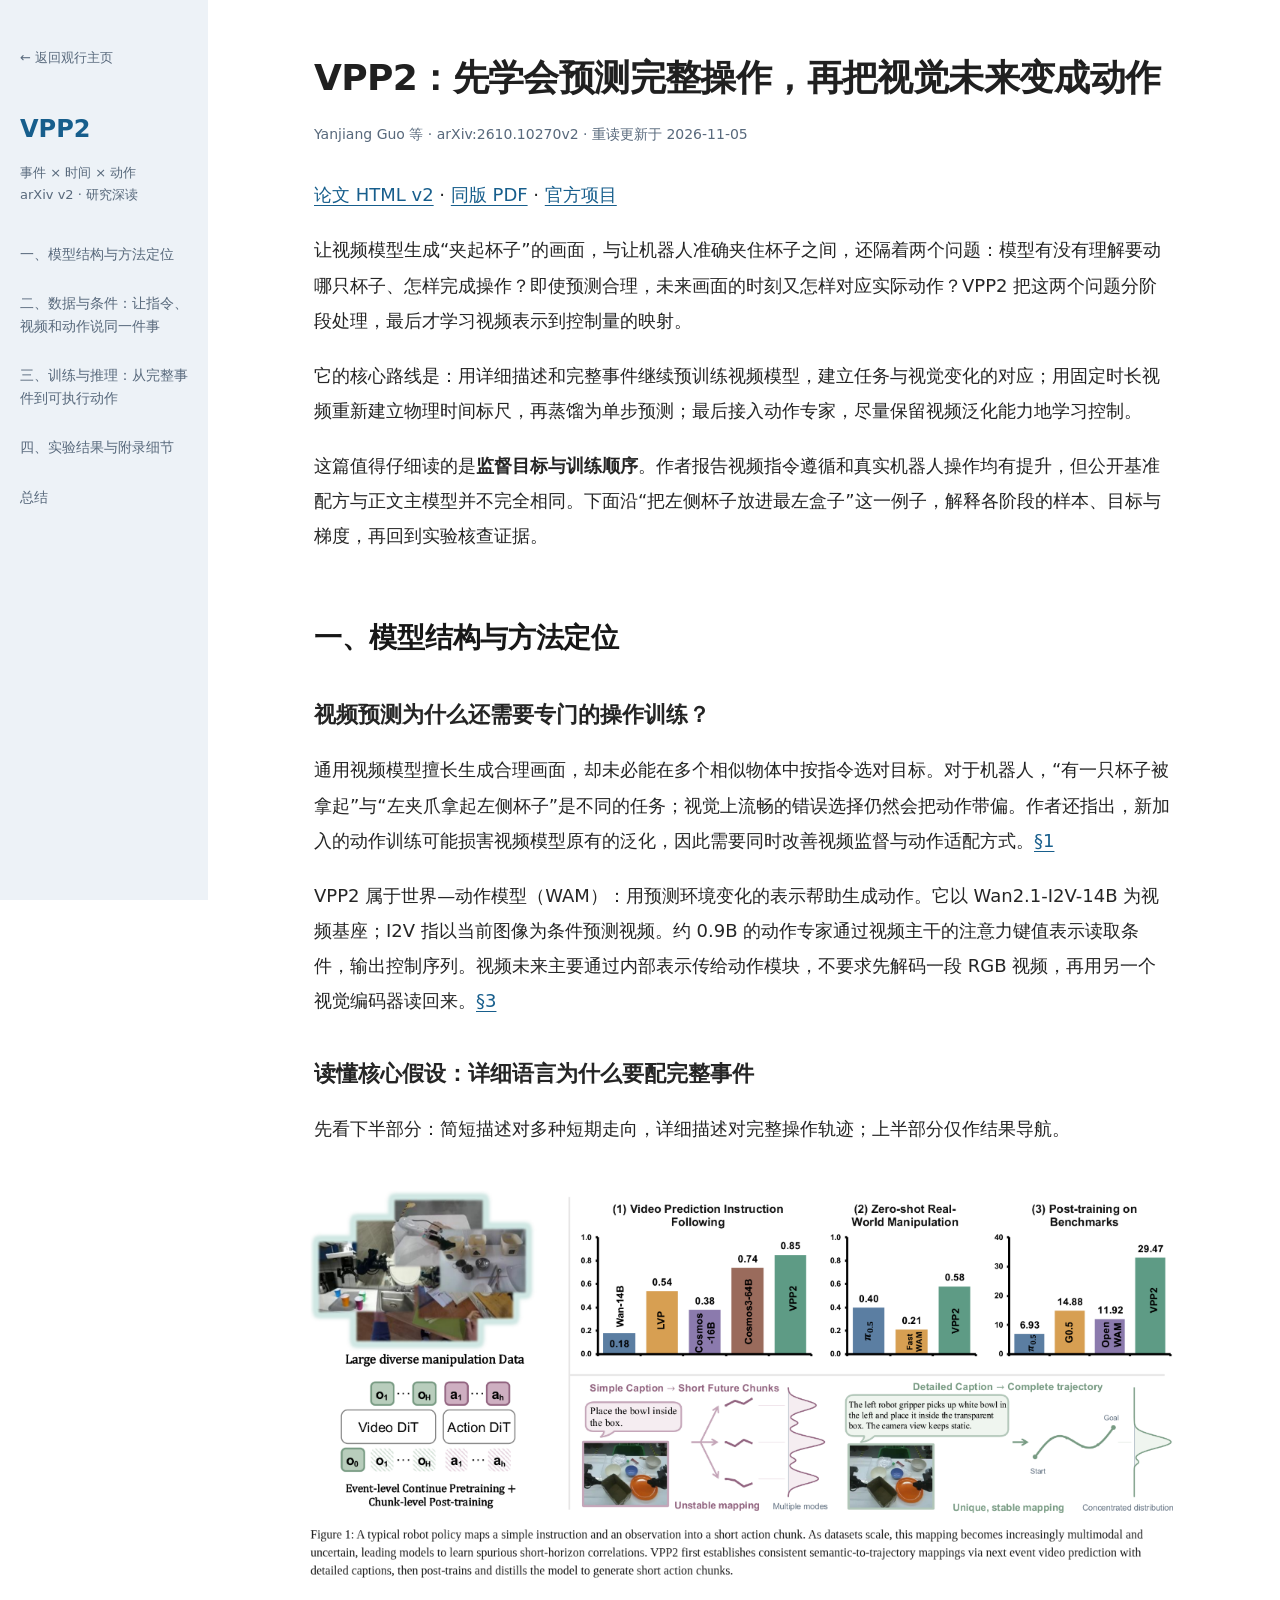
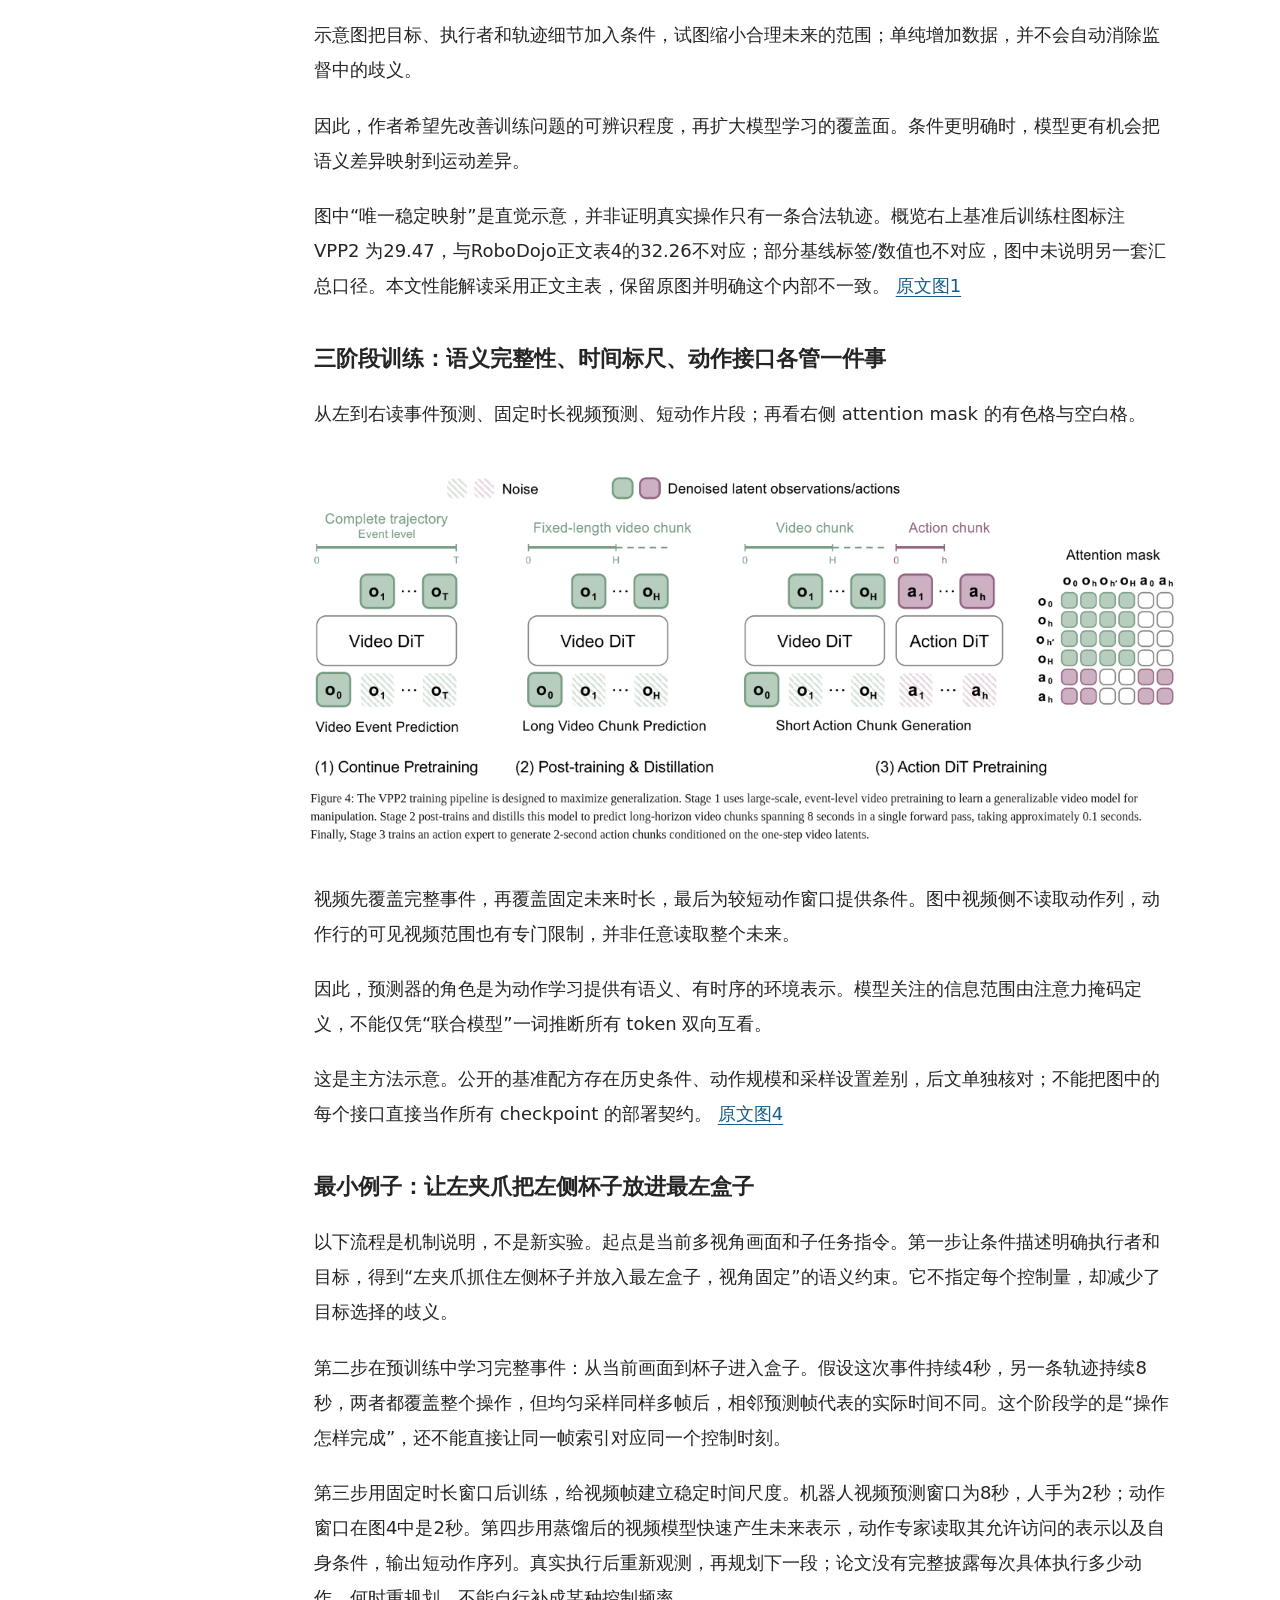
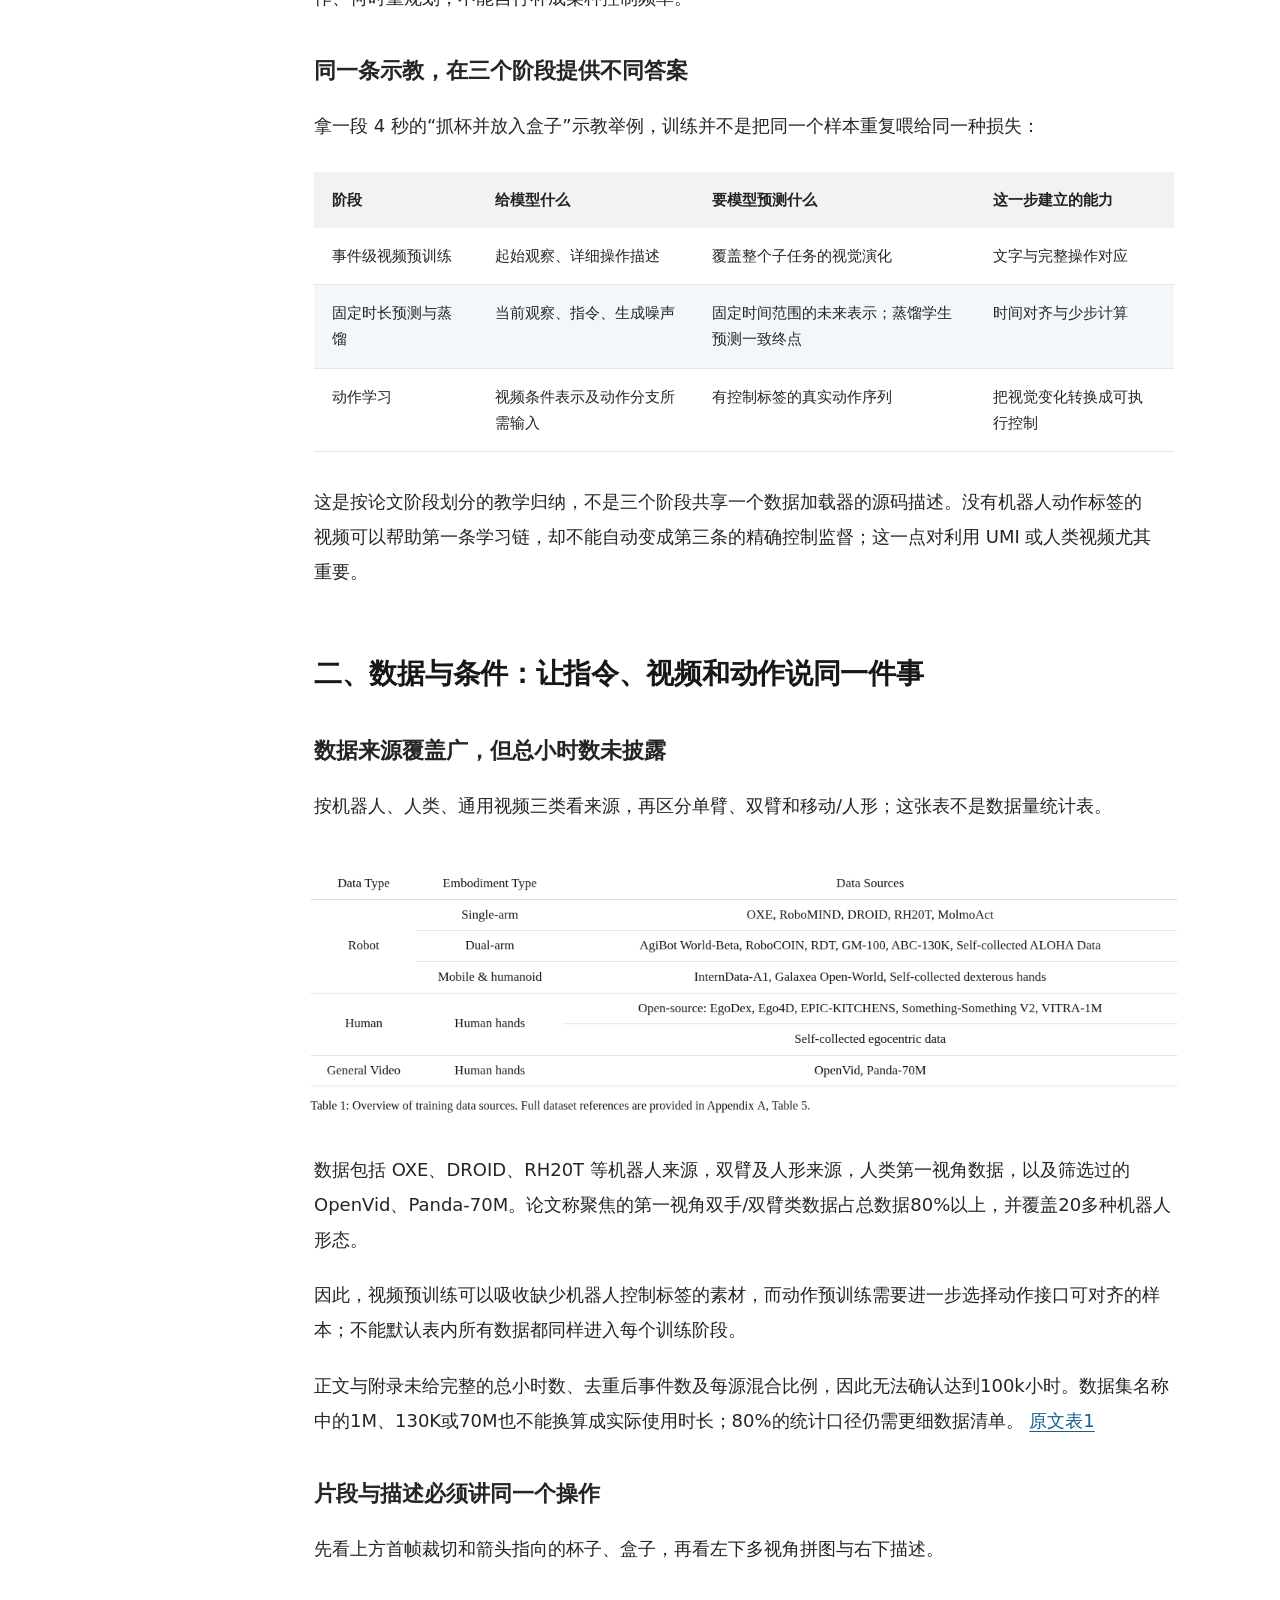
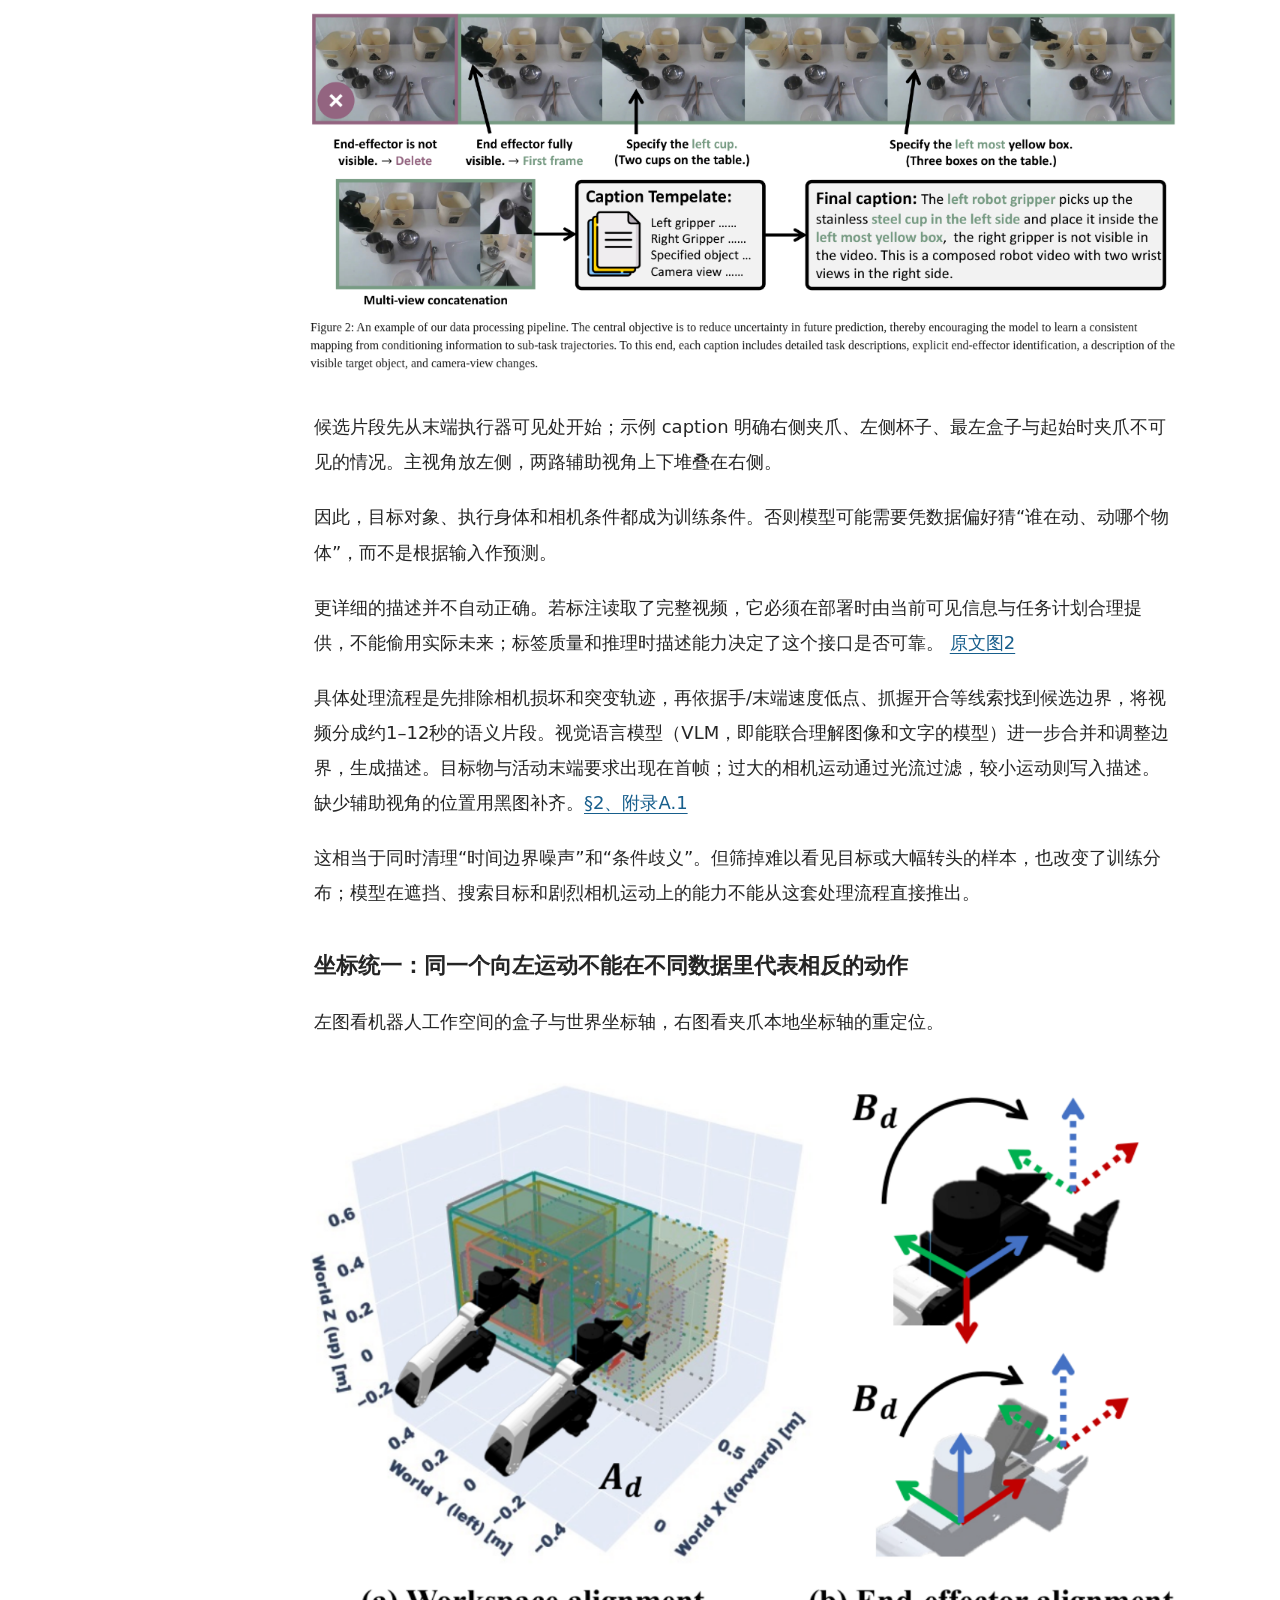
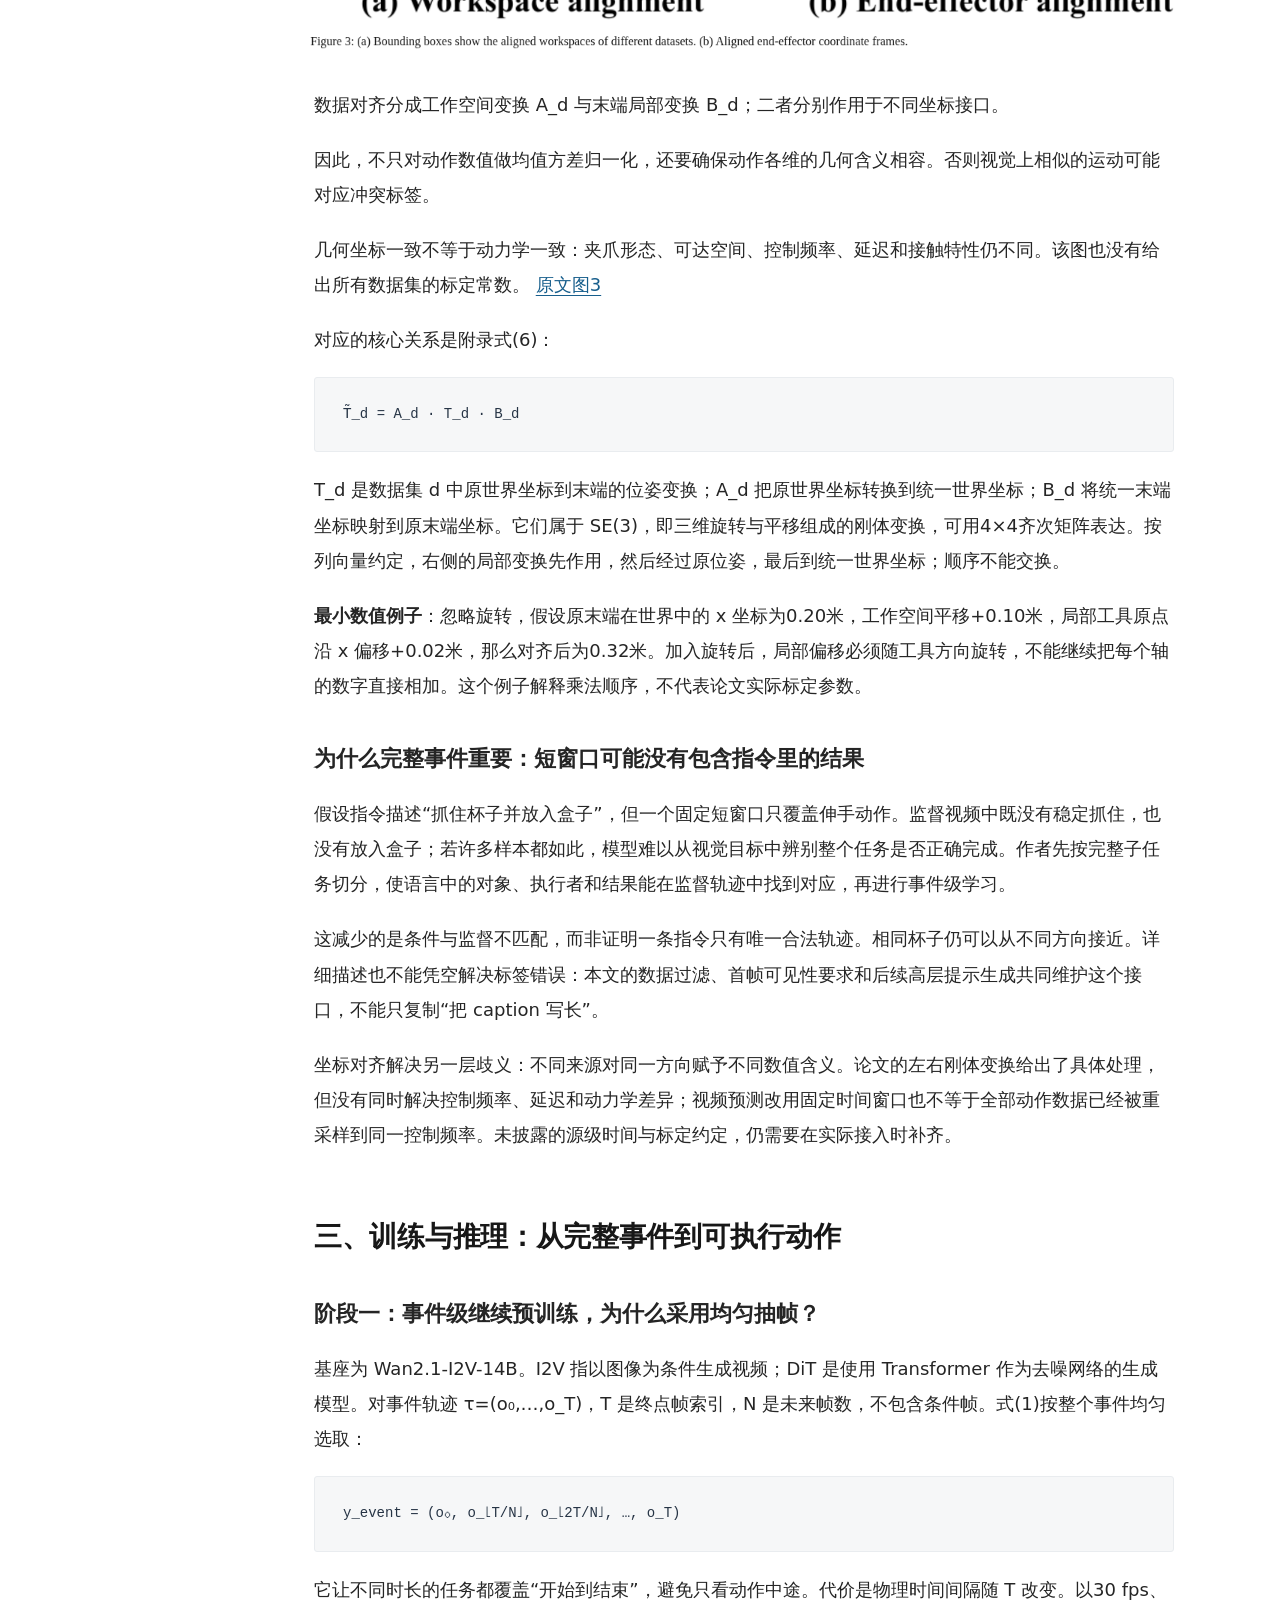
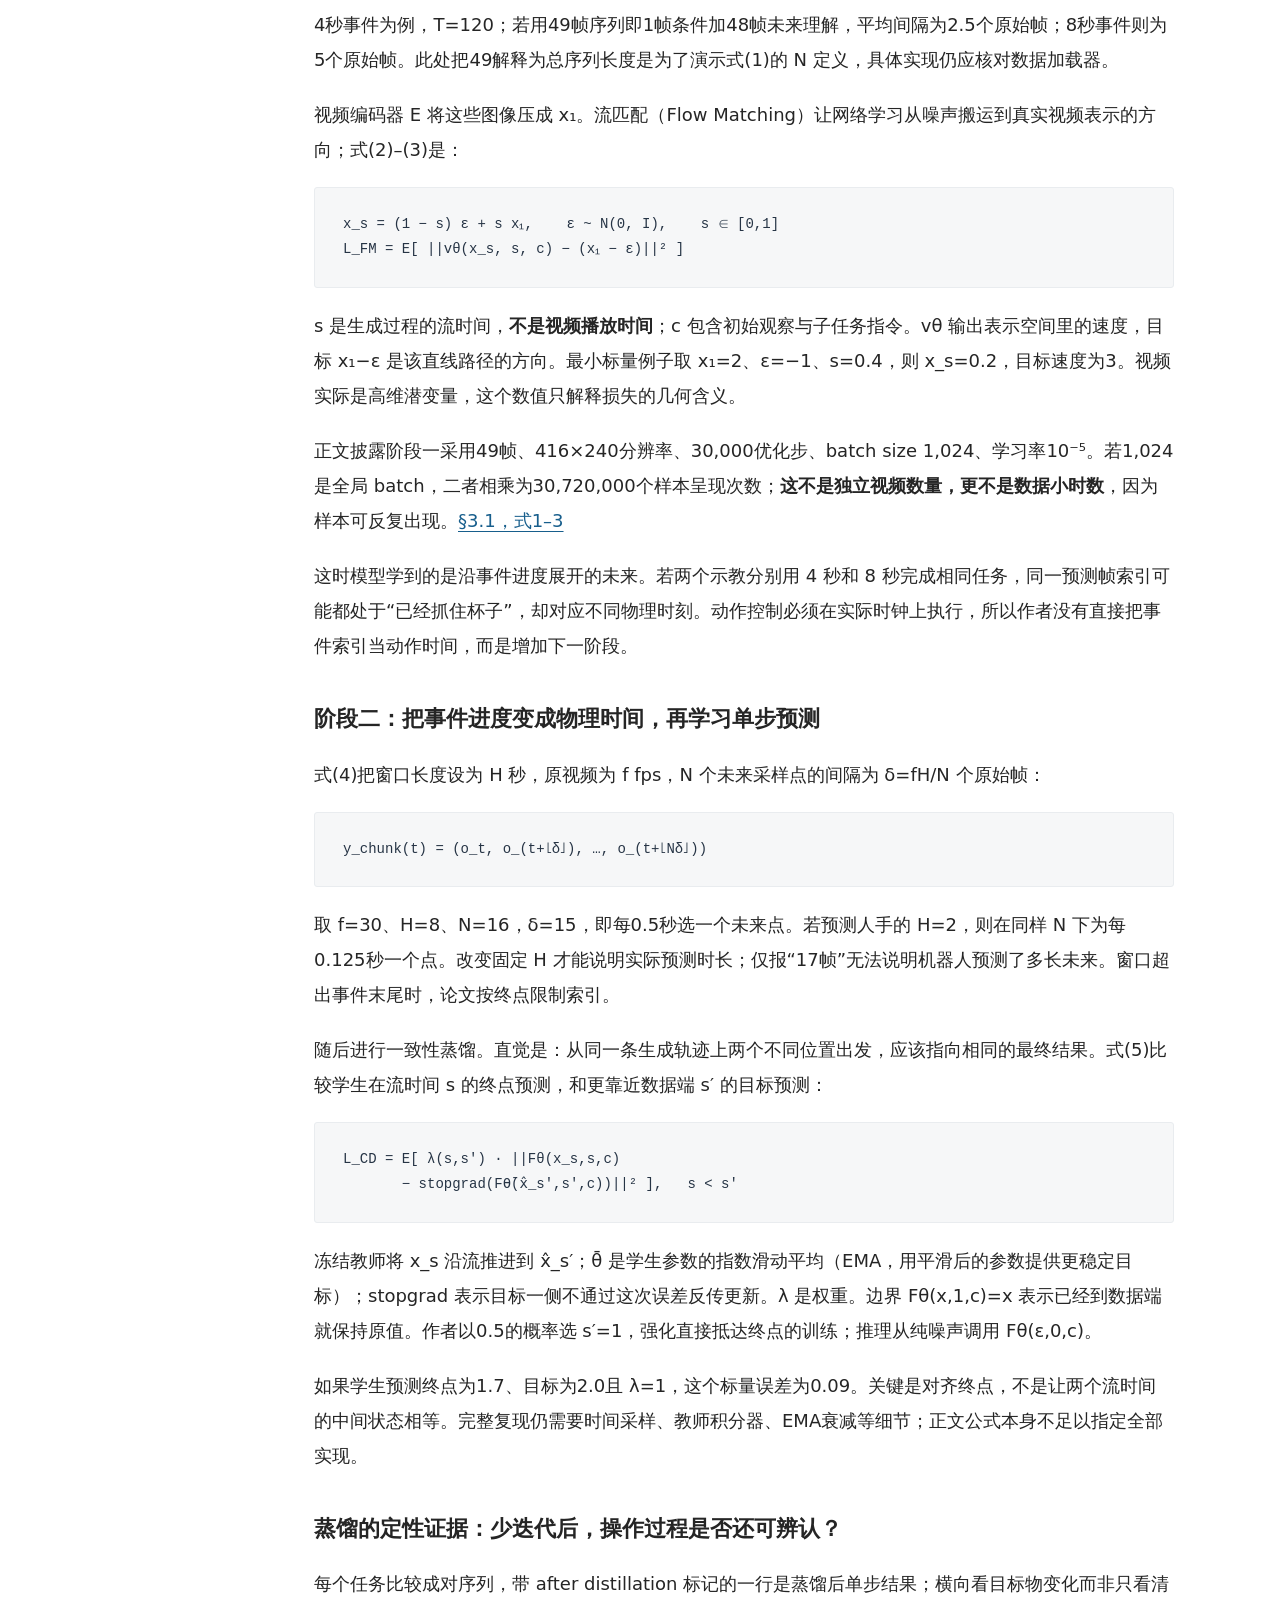
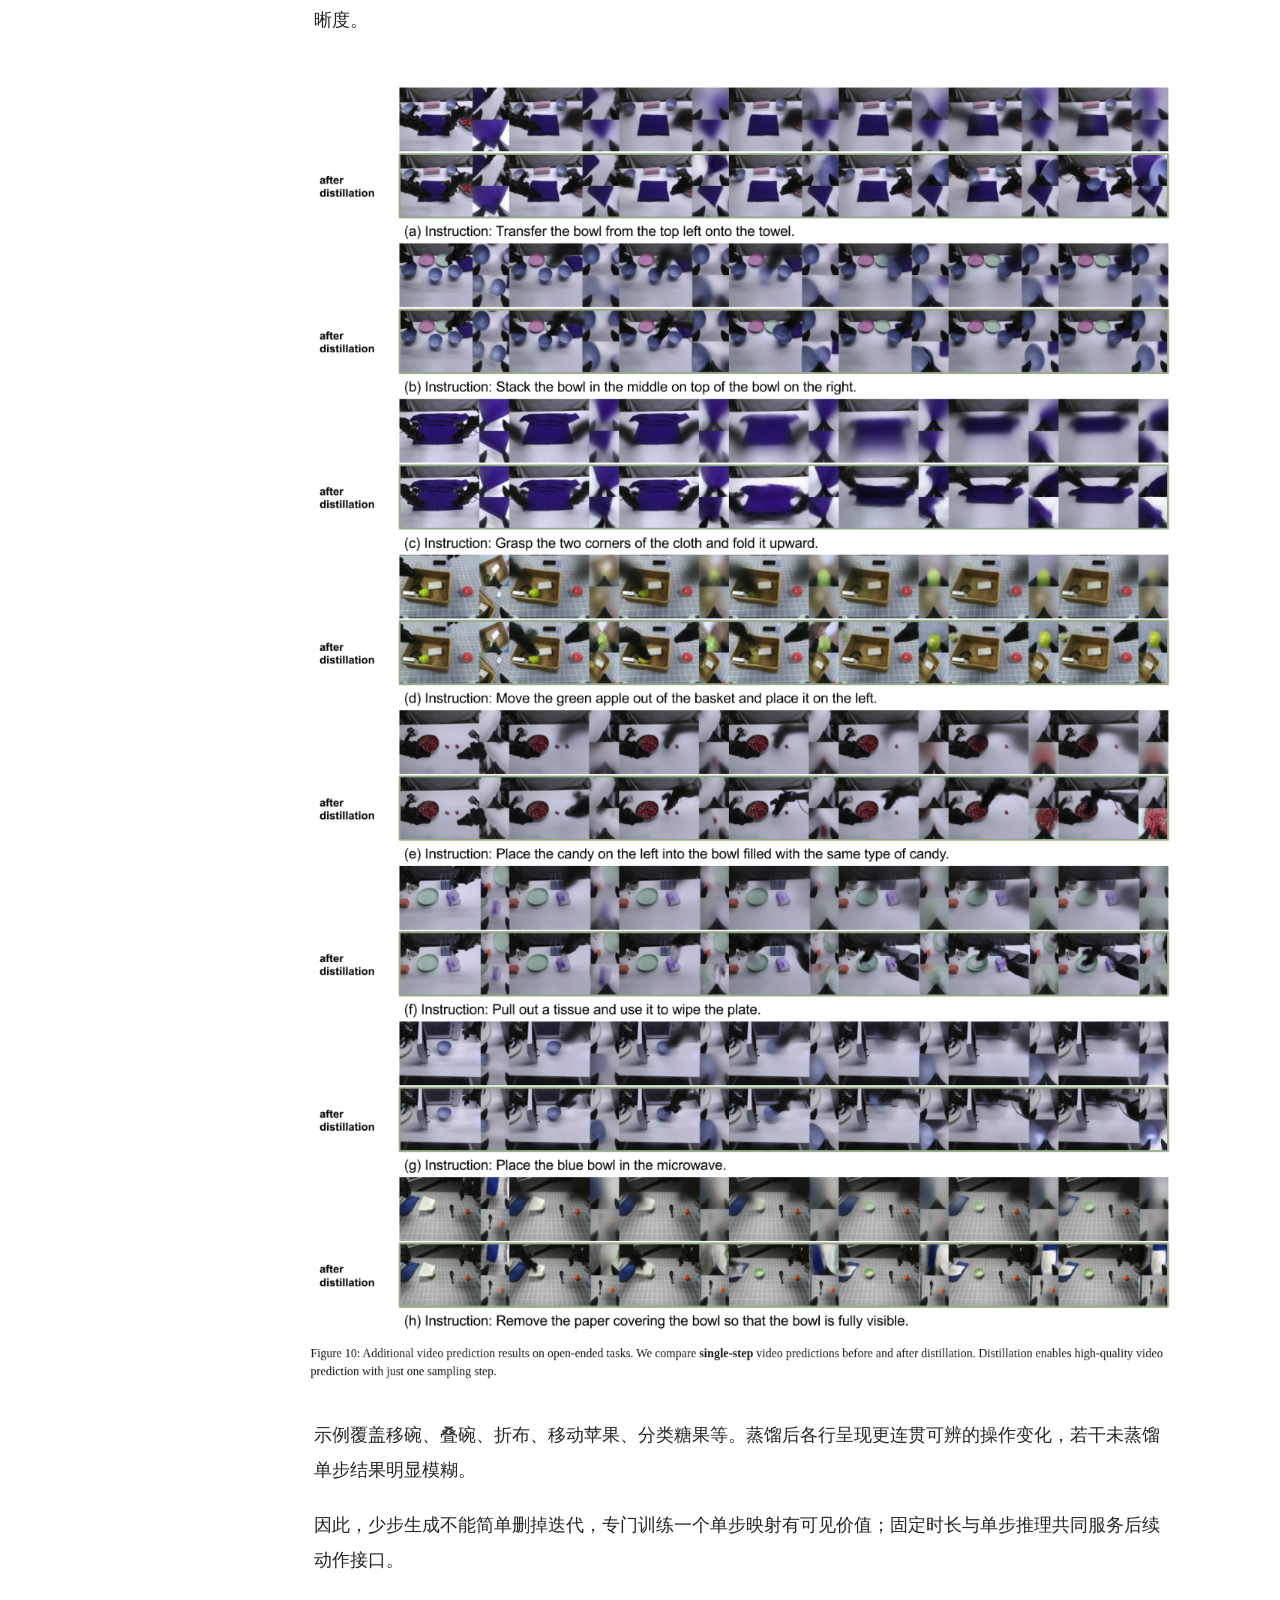
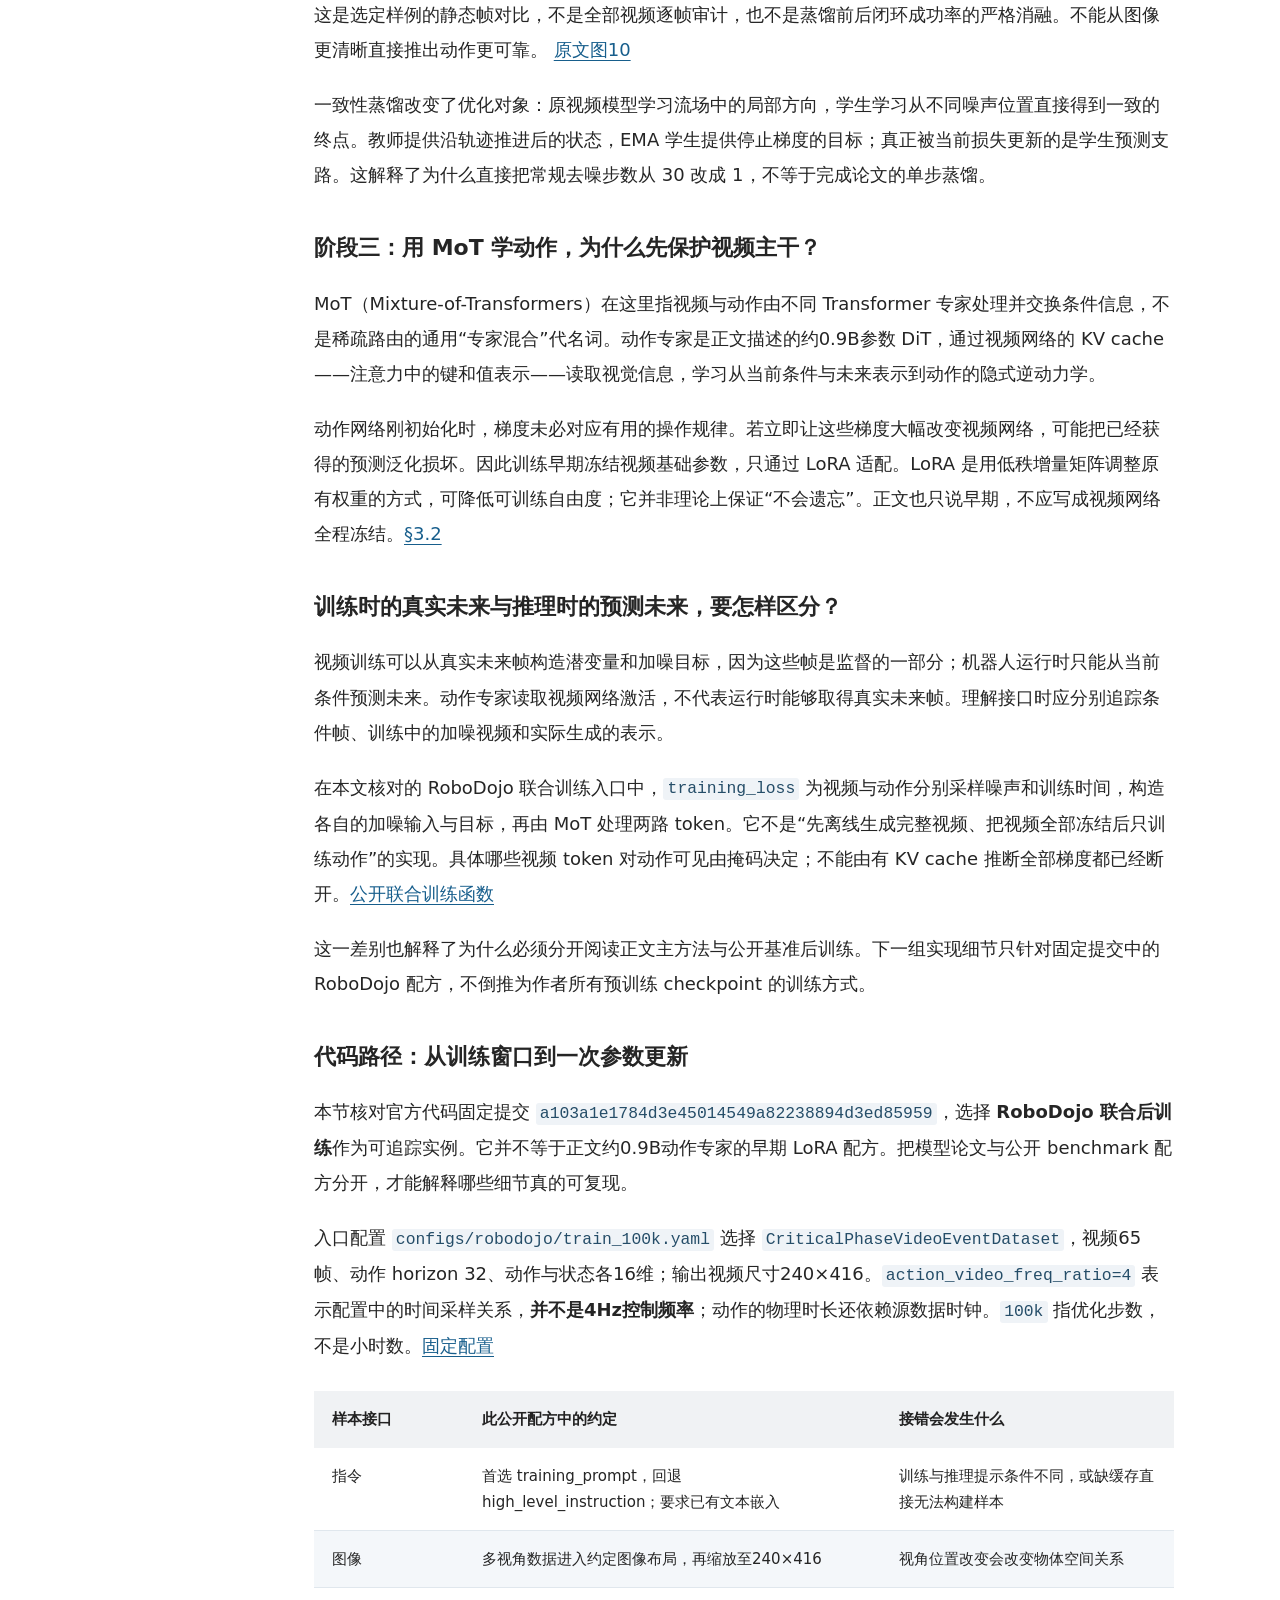
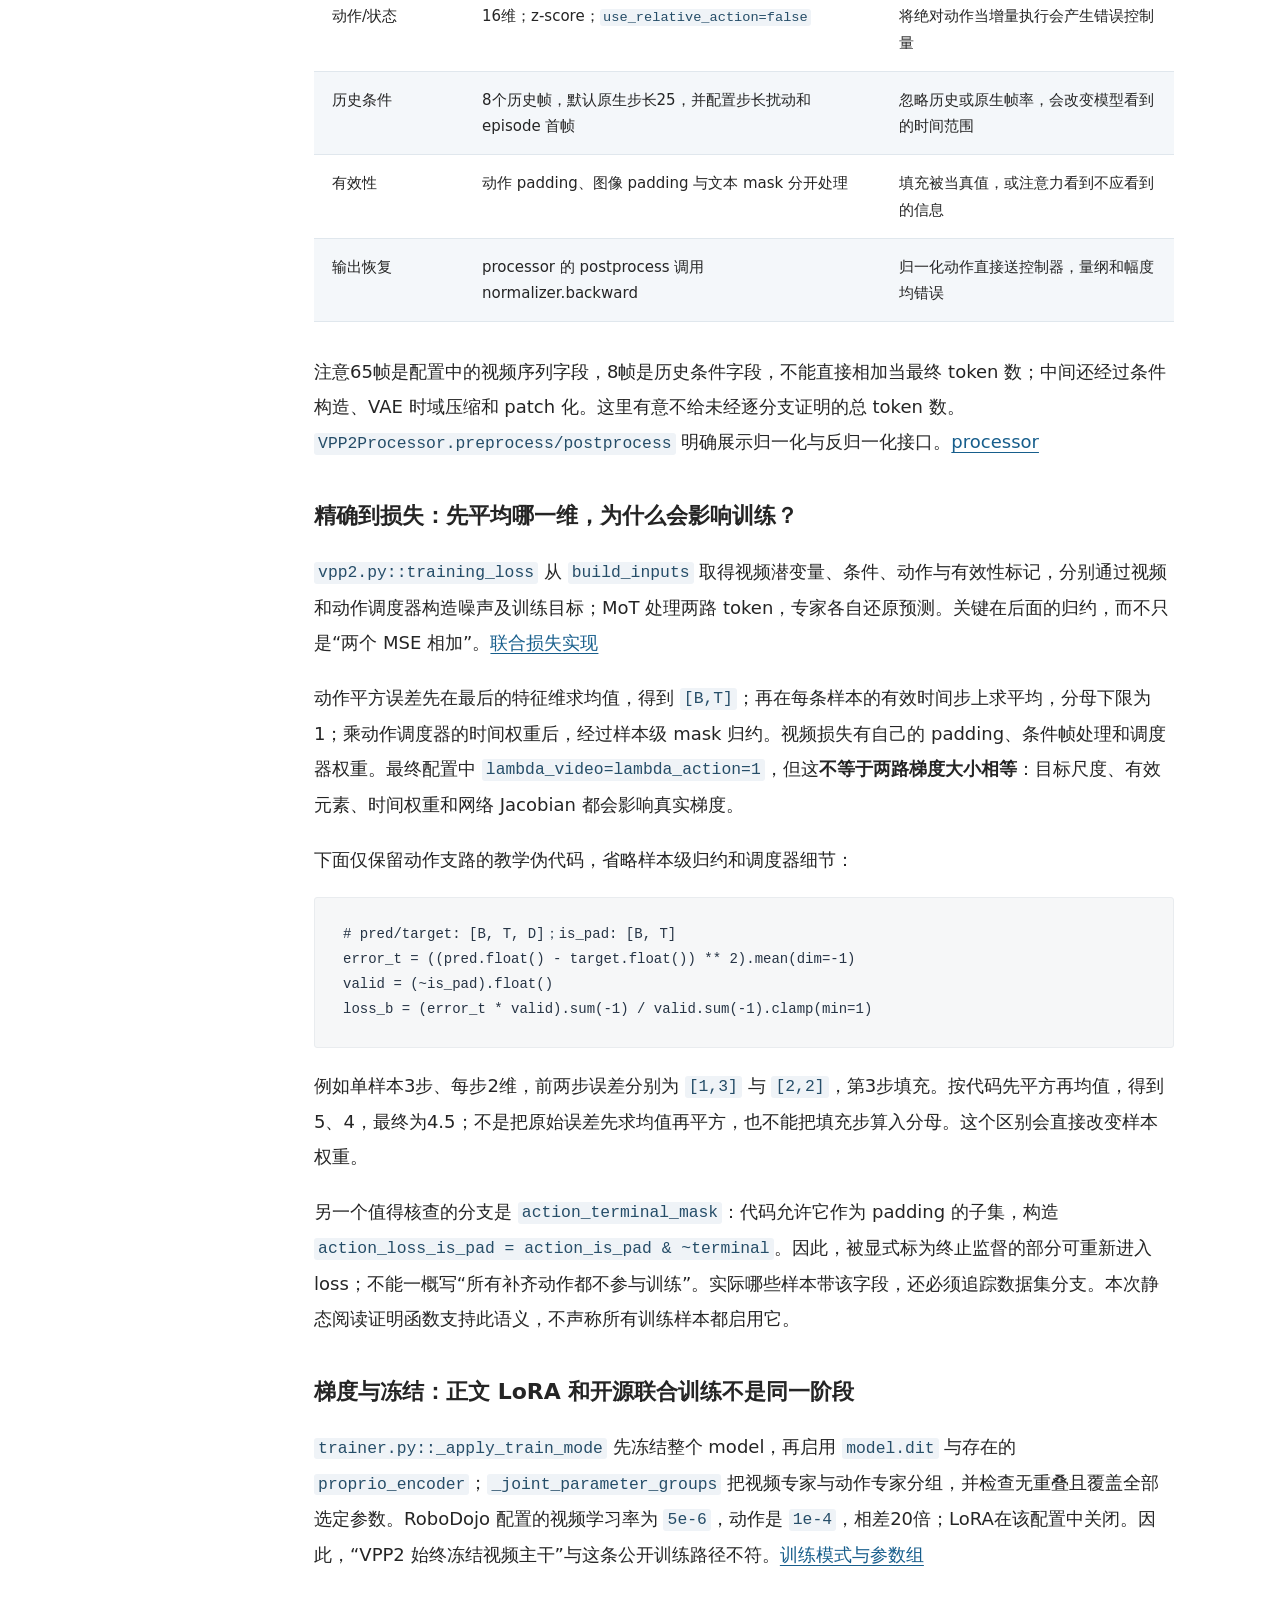
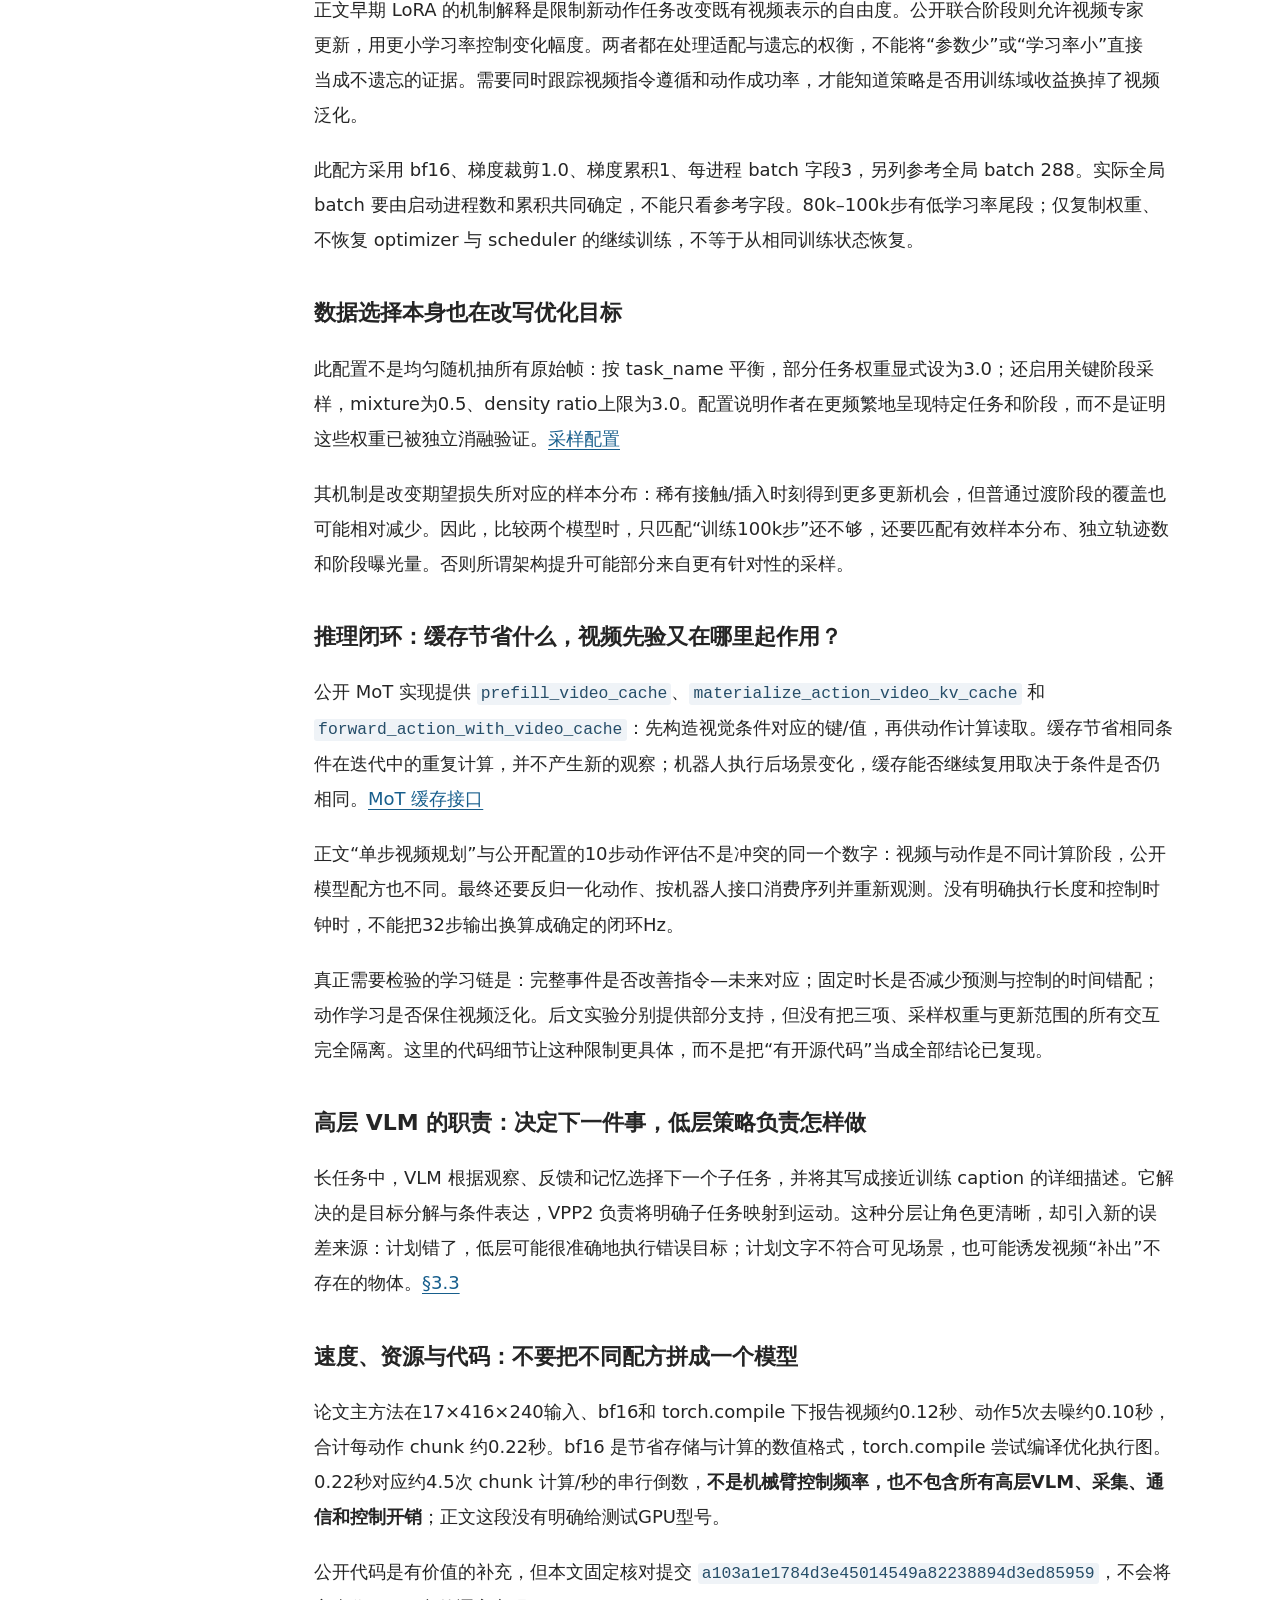
<file: notes/vpp2/index.html>
<!DOCTYPE html>

<html lang="zh-CN"><head><meta charset="utf-8"/><meta content="width=device-width,initial-scale=1" name="viewport"/><meta content="VPP2 v2 中文深读：事件级预训练、单步视频规划、动作学习与泛化证据；区分论文主方法和官方代码配方。" name="description"/><title>VPP2 深读 · 观行</title><style>*{box-sizing:border-box}html{scroll-behavior:smooth;scroll-padding-top:24px}body{margin:0;background:#f5f2eb;color:#23323b;font:17px/1.85 system-ui,-apple-system,"Noto Sans CJK SC",sans-serif}aside{position:fixed;width:235px;inset:0 auto 0 0;padding:40px 22px;background:#183d43;color:white;overflow:auto}aside b{font-size:24px}aside small{display:block;color:#bad1cf;margin:12px 0 30px}aside a{display:block;color:#d5e5e2;text-decoration:none;font-size:14px;margin:16px 0}main{max-width:1090px;margin-left:235px;padding:54px 65px 100px}h1{font-size:42px;line-height:1.3;letter-spacing:-1px;margin:0 0 24px}h2{font-size:29px;border-top:2px solid #b7c8c1;padding-top:36px;margin-top:62px;color:#174e50}h3{font-size:22px;margin-top:36px;line-height:1.5}p{margin:18px 0}a{color:#166b76;text-underline-offset:3px}strong{color:#174e50}blockquote{margin:28px 0;padding:12px 24px;border-left:5px solid #bb7a35;background:#f0e7d6}img{max-width:100%;height:auto;display:block;border:1px solid #ddd9cd;border-radius:8px;cursor:zoom-in;margin:24px auto;background:white}table{width:100%;border-collapse:collapse;font-size:15px;display:block;overflow:auto;margin:25px 0}th,td{border-bottom:1px solid #d8ded8;text-align:left;padding:12px;min-width:150px;vertical-align:top}th{background:#e0e9e3}pre{white-space:pre-wrap;overflow-wrap:anywhere;background:#183d43;color:#ecf5ef;padding:25px;border-radius:10px;font-size:14px}li{margin:10px 0}dialog{border:0;padding:10px;width:96vw;max-width:1600px;background:white}dialog::backdrop{background:#000b}dialog img{max-height:88vh;width:auto;border:0;margin:auto;cursor:zoom-out}dialog button{float:right;padding:8px 15px}footer{border-top:1px solid #ccc;margin-top:50px;font-size:13px;color:#666}@media(max-width:950px){aside{position:static;width:auto;padding:20px}aside small{margin:5px 0}aside a{display:inline-block;margin:5px 14px 5px 0}main{margin:0;padding:30px 24px}h1{font-size:32px}h2{font-size:25px}}@media print{aside,dialog{display:none}main{margin:0;padding:0;max-width:none}h2,h3{break-after:avoid}img{max-height:70vh;object-fit:contain}body{font-size:11pt;background:white}}
/* Balanced reading layout */
body{padding-left:248px;background:#f5f3ed}
aside{width:248px;padding:32px 24px;background:#203f36;border-right:1px solid #dce2d8}
aside b{letter-spacing:1px}aside small{line-height:1.8;margin-bottom:28px}
aside a{padding:10px 12px;margin:5px -12px;border-radius:6px;line-height:1.6;transition:background .15s}
aside a:hover,aside a:focus-visible{background:#ffffff14;color:#fff}
aside .home-link{font-size:12px;margin-bottom:32px;color:#c7d6c7}
main{width:100%;max-width:1240px;margin:0 auto;padding:64px clamp(28px,4vw,72px) 100px}
main>h1{max-width:1000px;margin:0 auto 28px;font-size:clamp(32px,2.8vw,46px);line-height:1.45;letter-spacing:-.8px}
main>p,main>h2,main>h3,main>ul,main>ol,main>pre,main>blockquote,main>footer{max-width:880px;margin-left:auto;margin-right:auto}
main>p{margin-top:22px;margin-bottom:22px;line-height:1.95;overflow-wrap:anywhere}
main>h1+p{font-size:13px;color:#718075;max-width:1000px;line-height:1.9}
main>h2{padding-top:38px;margin-top:76px;margin-bottom:30px;font-size:30px;border-top:1px solid #aebdaf}
main>h3{margin-top:42px;margin-bottom:22px;font-size:23px;line-height:1.6}
main>blockquote{margin-top:32px;margin-bottom:40px;padding:14px 26px;border-left:4px solid #ba7748;border-radius:0 8px 8px 0}
main>p:has(>img){max-width:1100px;margin:30px auto 34px;padding:12px;background:#fff;border:1px solid #e1e3db;border-radius:12px;box-shadow:0 6px 22px #293e2c08}
main img{width:100%;margin:0;border:0;border-radius:5px}
main>table{max-width:1100px;margin:30px auto 36px;background:#fff;border:1px solid #dce2d8;border-radius:8px;font-size:15px;line-height:1.8}
th,td{padding:16px 18px;min-width:155px}th{background:#e7ede4}
main>pre{line-height:1.85;padding:26px 30px;background:#203f36}
main>footer{line-height:1.9;padding-top:24px}
a:focus-visible,button:focus-visible{outline:2px solid #bd7a4a;outline-offset:4px}
dialog{max-width:1700px;border-radius:10px}dialog img{max-width:100%;object-fit:contain}
@media(min-width:1700px){body{font-size:18px}main{padding-top:76px}}
@media(max-width:1100px) and (min-width:951px){body{padding-left:216px}aside{width:216px;padding:30px 20px}main{padding-left:30px;padding-right:30px}}
@media(max-width:950px){body{padding-left:0}aside{position:relative;width:100%;padding:22px 24px;border:0}aside .home-link{display:inline-block;margin:0 0 14px;padding:0}aside b{display:block;font-size:21px}aside small{margin:8px 0 14px;font-size:12px}aside>a:not(.home-link){display:inline-block;font-size:12px;margin:3px 5px 3px 0;padding:7px 10px;background:#ffffff0d}main{margin:auto;padding:38px 26px 70px}main>h1{font-size:34px}main>h2{font-size:27px;margin-top:55px}}
@media(max-width:520px){body{font-size:16px}main{padding:30px 20px 60px}main>h1{font-size:29px;line-height:1.5}main>h2{font-size:25px}main>h3{font-size:21px}main>p{line-height:1.9}main>p:has(>img){padding:4px;margin:24px auto;border-radius:7px}main>blockquote{padding:10px 18px}main>pre{font-size:12px;padding:20px 16px}th,td{padding:12px;font-size:13px}aside{padding:20px}aside>a:not(.home-link){font-size:11px}}
@media print{body{padding:0}main{max-width:none;padding:0}main>p:has(>img){box-shadow:none;break-inside:avoid}main>h2,main>h3{break-after:avoid}}
@media(prefers-reduced-motion:reduce){html{scroll-behavior:auto}aside a{transition:none}}
main>h1{text-wrap:balance}main>p{text-wrap:pretty}
main>h1{font-size:clamp(30px,2.7vw,44px)}main>h4{max-width:880px;margin:30px auto 12px;font-size:20px}main>table{font-size:14px}main img{height:auto}dialog img{max-height:84vh;object-fit:contain}dialog .full-image{display:block;text-align:center;padding:8px;font-size:13px}main .ltx{font-size:14px}
</style><link href="../reading.css?v=204d029a8945" rel="stylesheet"/><link href="article.css?v=20261105" rel="stylesheet"/></head><body><aside><a class="home-link" href="../../">← 返回观行主页</a><b>VPP2</b><small>事件 × 时间 × 动作<br/>arXiv v2 · 研究深读</small><a href="#s1">一、模型结构与方法定位</a><a href="#s2">二、数据与条件：让指令、视频和动作说同一件事</a><a href="#s3">三、训练与推理：从完整事件到可执行动作</a><a href="#s4">四、实验结果与附录细节</a><a href="#s5">总结</a></aside><main><h1>VPP2：先学会预测完整操作，再把视觉未来变成动作</h1>
<p>Yanjiang Guo 等 · arXiv:2610.10270v2 · 重读更新于 2026-11-05</p>
<p><a href="https://arxiv.org/html/2610.10270v2">论文 HTML v2</a> · <a href="https://arxiv.org/pdf/2610.10270v2">同版 PDF</a> · <a href="https://robert-gyj.github.io/video-prediction-policy-2/">官方项目</a></p>
<p>让视频模型生成“夹起杯子”的画面，与让机器人准确夹住杯子之间，还隔着两个问题：模型有没有理解要动哪只杯子、怎样完成操作？即使预测合理，未来画面的时刻又怎样对应实际动作？VPP2 把这两个问题分阶段处理，最后才学习视频表示到控制量的映射。</p>
<p>它的核心路线是：用详细描述和完整事件继续预训练视频模型，建立任务与视觉变化的对应；用固定时长视频重新建立物理时间标尺，再蒸馏为单步预测；最后接入动作专家，尽量保留视频泛化能力地学习控制。</p>
<p>这篇值得仔细读的是<strong>监督目标与训练顺序</strong>。作者报告视频指令遵循和真实机器人操作均有提升，但公开基准配方与正文主模型并不完全相同。下面沿“把左侧杯子放进最左盒子”这一例子，解释各阶段的样本、目标与梯度，再回到实验核查证据。</p>
<h2 id="s1">一、模型结构与方法定位</h2>
<h3 id="m1">视频预测为什么还需要专门的操作训练？</h3>
<p>通用视频模型擅长生成合理画面，却未必能在多个相似物体中按指令选对目标。对于机器人，“有一只杯子被拿起”与“左夹爪拿起左侧杯子”是不同的任务；视觉上流畅的错误选择仍然会把动作带偏。作者还指出，新加入的动作训练可能损害视频模型原有的泛化，因此需要同时改善视频监督与动作适配方式。<a href="https://arxiv.org/html/2610.10270v2#S1">§1</a></p>
<p>VPP2 属于世界—动作模型（WAM）：用预测环境变化的表示帮助生成动作。它以 Wan2.1-I2V-14B 为视频基座；I2V 指以当前图像为条件预测视频。约 0.9B 的动作专家通过视频主干的注意力键值表示读取条件，输出控制序列。视频未来主要通过内部表示传给动作模块，不要求先解码一段 RGB 视频，再用另一个视觉编码器读回来。<a href="https://arxiv.org/html/2610.10270v2#S3">§3</a></p>
<h3 id="m2">读懂核心假设：详细语言为什么要配完整事件</h3>
<p>先看下半部分：简短描述对多种短期走向，详细描述对完整操作轨迹；上半部分仅作结果导航。</p>
<p><img alt="图1：读懂核心假设：详细语言为什么要配完整事件" loading="lazy" src="assets/figure-1.png" tabindex="0" title="点击放大；Esc 关闭"/></p>
<p>示意图把目标、执行者和轨迹细节加入条件，试图缩小合理未来的范围；单纯增加数据，并不会自动消除监督中的歧义。</p>
<p>因此，作者希望先改善训练问题的可辨识程度，再扩大模型学习的覆盖面。条件更明确时，模型更有机会把语义差异映射到运动差异。</p>
<p>图中“唯一稳定映射”是直觉示意，并非证明真实操作只有一条合法轨迹。概览右上基准后训练柱图标注 VPP2 为29.47，与RoboDojo正文表4的32.26不对应；部分基线标签/数值也不对应，图中未说明另一套汇总口径。本文性能解读采用正文主表，保留原图并明确这个内部不一致。 <a href="https://arxiv.org/html/2610.10270v2#S0.F1">原文图1</a></p>
<h3 id="m3">三阶段训练：语义完整性、时间标尺、动作接口各管一件事</h3>
<p>从左到右读事件预测、固定时长视频预测、短动作片段；再看右侧 attention mask 的有色格与空白格。</p>
<p><img alt="图4：三阶段训练：语义完整性、时间标尺、动作接口各管一件事" loading="lazy" src="assets/figure-4.png" tabindex="0" title="点击放大；Esc 关闭"/></p>
<p>视频先覆盖完整事件，再覆盖固定未来时长，最后为较短动作窗口提供条件。图中视频侧不读取动作列，动作行的可见视频范围也有专门限制，并非任意读取整个未来。</p>
<p>因此，预测器的角色是为动作学习提供有语义、有时序的环境表示。模型关注的信息范围由注意力掩码定义，不能仅凭“联合模型”一词推断所有 token 双向互看。</p>
<p>这是主方法示意。公开的基准配方存在历史条件、动作规模和采样设置差别，后文单独核对；不能把图中的每个接口直接当作所有 checkpoint 的部署契约。 <a href="https://arxiv.org/html/2610.10270v2#S3.F4">原文图4</a></p>
<h3 id="m4">最小例子：让左夹爪把左侧杯子放进最左盒子</h3>
<p>以下流程是机制说明，不是新实验。起点是当前多视角画面和子任务指令。第一步让条件描述明确执行者和目标，得到“左夹爪抓住左侧杯子并放入最左盒子，视角固定”的语义约束。它不指定每个控制量，却减少了目标选择的歧义。</p>
<p>第二步在预训练中学习完整事件：从当前画面到杯子进入盒子。假设这次事件持续4秒，另一条轨迹持续8秒，两者都覆盖整个操作，但均匀采样同样多帧后，相邻预测帧代表的实际时间不同。这个阶段学的是“操作怎样完成”，还不能直接让同一帧索引对应同一个控制时刻。</p>
<p>第三步用固定时长窗口后训练，给视频帧建立稳定时间尺度。机器人视频预测窗口为8秒，人手为2秒；动作窗口在图4中是2秒。第四步用蒸馏后的视频模型快速产生未来表示，动作专家读取其允许访问的表示以及自身条件，输出短动作序列。真实执行后重新观测，再规划下一段；论文没有完整披露每次具体执行多少动作、何时重规划，不能自行补成某种控制频率。</p>
<h3 id="m5">同一条示教，在三个阶段提供不同答案</h3>
<p>拿一段 4 秒的“抓杯并放入盒子”示教举例，训练并不是把同一个样本重复喂给同一种损失：</p>
<div aria-label="数据表格，可横向滚动" class="table-scroll" role="region" tabindex="0"><table>
<thead>
<tr>
<th>阶段</th>
<th>给模型什么</th>
<th>要模型预测什么</th>
<th>这一步建立的能力</th>
</tr>
</thead>
<tbody>
<tr>
<td>事件级视频预训练</td>
<td>起始观察、详细操作描述</td>
<td>覆盖整个子任务的视觉演化</td>
<td>文字与完整操作对应</td>
</tr>
<tr>
<td>固定时长预测与蒸馏</td>
<td>当前观察、指令、生成噪声</td>
<td>固定时间范围的未来表示；蒸馏学生预测一致终点</td>
<td>时间对齐与少步计算</td>
</tr>
<tr>
<td>动作学习</td>
<td>视频条件表示及动作分支所需输入</td>
<td>有控制标签的真实动作序列</td>
<td>把视觉变化转换成可执行控制</td>
</tr>
</tbody>
</table></div>
<p>这是按论文阶段划分的教学归纳，不是三个阶段共享一个数据加载器的源码描述。没有机器人动作标签的视频可以帮助第一条学习链，却不能自动变成第三条的精确控制监督；这一点对利用 UMI 或人类视频尤其重要。</p>
<h2 id="s2">二、数据与条件：让指令、视频和动作说同一件事</h2>
<h3 id="m6">数据来源覆盖广，但总小时数未披露</h3>
<p>按机器人、人类、通用视频三类看来源，再区分单臂、双臂和移动/人形；这张表不是数据量统计表。</p>
<p><img alt="表1：数据来源覆盖广，但总小时数未披露" loading="lazy" src="assets/table-1.png" tabindex="0" title="点击放大；Esc 关闭"/></p>
<p>数据包括 OXE、DROID、RH20T 等机器人来源，双臂及人形来源，人类第一视角数据，以及筛选过的 OpenVid、Panda-70M。论文称聚焦的第一视角双手/双臂类数据占总数据80%以上，并覆盖20多种机器人形态。</p>
<p>因此，视频预训练可以吸收缺少机器人控制标签的素材，而动作预训练需要进一步选择动作接口可对齐的样本；不能默认表内所有数据都同样进入每个训练阶段。</p>
<p>正文与附录未给完整的总小时数、去重后事件数及每源混合比例，因此无法确认达到100k小时。数据集名称中的1M、130K或70M也不能换算成实际使用时长；80%的统计口径仍需更细数据清单。 <a href="https://arxiv.org/html/2610.10270v2#S2.T1">原文表1</a></p>
<h3 id="m7">片段与描述必须讲同一个操作</h3>
<p>先看上方首帧裁切和箭头指向的杯子、盒子，再看左下多视角拼图与右下描述。</p>
<p><img alt="图2：数据处理是在减少歧义，而不只是写长一点的 caption" loading="lazy" src="assets/figure-2.png" tabindex="0" title="点击放大；Esc 关闭"/></p>
<p>候选片段先从末端执行器可见处开始；示例 caption 明确右侧夹爪、左侧杯子、最左盒子与起始时夹爪不可见的情况。主视角放左侧，两路辅助视角上下堆叠在右侧。</p>
<p>因此，目标对象、执行身体和相机条件都成为训练条件。否则模型可能需要凭数据偏好猜“谁在动、动哪个物体”，而不是根据输入作预测。</p>
<p>更详细的描述并不自动正确。若标注读取了完整视频，它必须在部署时由当前可见信息与任务计划合理提供，不能偷用实际未来；标签质量和推理时描述能力决定了这个接口是否可靠。 <a href="https://arxiv.org/html/2610.10270v2#S2.F2">原文图2</a></p>
<p>具体处理流程是先排除相机损坏和突变轨迹，再依据手/末端速度低点、抓握开合等线索找到候选边界，将视频分成约1–12秒的语义片段。视觉语言模型（VLM，即能联合理解图像和文字的模型）进一步合并和调整边界，生成描述。目标物与活动末端要求出现在首帧；过大的相机运动通过光流过滤，较小运动则写入描述。缺少辅助视角的位置用黑图补齐。<a href="https://arxiv.org/html/2610.10270v2#A1.SS1">§2、附录A.1</a></p>
<p>这相当于同时清理“时间边界噪声”和“条件歧义”。但筛掉难以看见目标或大幅转头的样本，也改变了训练分布；模型在遮挡、搜索目标和剧烈相机运动上的能力不能从这套处理流程直接推出。</p>
<h3 id="m8">坐标统一：同一个向左运动不能在不同数据里代表相反的动作</h3>
<p>左图看机器人工作空间的盒子与世界坐标轴，右图看夹爪本地坐标轴的重定位。</p>
<p><img alt="图3：坐标统一：同一个向左运动不能在不同数据里代表相反的动作" loading="lazy" src="assets/figure-3.png" tabindex="0" title="点击放大；Esc 关闭"/></p>
<p>数据对齐分成工作空间变换 A_d 与末端局部变换 B_d；二者分别作用于不同坐标接口。</p>
<p>因此，不只对动作数值做均值方差归一化，还要确保动作各维的几何含义相容。否则视觉上相似的运动可能对应冲突标签。</p>
<p>几何坐标一致不等于动力学一致：夹爪形态、可达空间、控制频率、延迟和接触特性仍不同。该图也没有给出所有数据集的标定常数。 <a href="https://arxiv.org/html/2610.10270v2#S2.F3">原文图3</a></p>
<p>对应的核心关系是附录式(6)：</p>
<pre><code class="language-text">T̃_d = A_d · T_d · B_d
</code></pre>
<p>T_d 是数据集 d 中原世界坐标到末端的位姿变换；A_d 把原世界坐标转换到统一世界坐标；B_d 将统一末端坐标映射到原末端坐标。它们属于 SE(3)，即三维旋转与平移组成的刚体变换，可用4×4齐次矩阵表达。按列向量约定，右侧的局部变换先作用，然后经过原位姿，最后到统一世界坐标；顺序不能交换。</p>
<p><strong>最小数值例子</strong>：忽略旋转，假设原末端在世界中的 x 坐标为0.20米，工作空间平移+0.10米，局部工具原点沿 x 偏移+0.02米，那么对齐后为0.32米。加入旋转后，局部偏移必须随工具方向旋转，不能继续把每个轴的数字直接相加。这个例子解释乘法顺序，不代表论文实际标定参数。</p>
<h3 id="m9">为什么完整事件重要：短窗口可能没有包含指令里的结果</h3>
<p>假设指令描述“抓住杯子并放入盒子”，但一个固定短窗口只覆盖伸手动作。监督视频中既没有稳定抓住，也没有放入盒子；若许多样本都如此，模型难以从视觉目标中辨别整个任务是否正确完成。作者先按完整子任务切分，使语言中的对象、执行者和结果能在监督轨迹中找到对应，再进行事件级学习。</p>
<p>这减少的是条件与监督不匹配，而非证明一条指令只有唯一合法轨迹。相同杯子仍可以从不同方向接近。详细描述也不能凭空解决标签错误：本文的数据过滤、首帧可见性要求和后续高层提示生成共同维护这个接口，不能只复制“把 caption 写长”。</p>
<p>坐标对齐解决另一层歧义：不同来源对同一方向赋予不同数值含义。论文的左右刚体变换给出了具体处理，但没有同时解决控制频率、延迟和动力学差异；视频预测改用固定时间窗口也不等于全部动作数据已经被重采样到同一控制频率。未披露的源级时间与标定约定，仍需要在实际接入时补齐。</p>
<h2 id="s3">三、训练与推理：从完整事件到可执行动作</h2>
<h3 id="m10">阶段一：事件级继续预训练，为什么采用均匀抽帧？</h3>
<p>基座为 Wan2.1-I2V-14B。I2V 指以图像为条件生成视频；DiT 是使用 Transformer 作为去噪网络的生成模型。对事件轨迹 τ=(o₀,…,o_T)，T 是终点帧索引，N 是未来帧数，不包含条件帧。式(1)按整个事件均匀选取：</p>
<pre><code class="language-text">y_event = (o₀, o_⌊T/N⌋, o_⌊2T/N⌋, …, o_T)
</code></pre>
<p>它让不同时长的任务都覆盖“开始到结束”，避免只看动作中途。代价是物理时间间隔随 T 改变。以30 fps、4秒事件为例，T=120；若用49帧序列即1帧条件加48帧未来理解，平均间隔为2.5个原始帧；8秒事件则为5个原始帧。此处把49解释为总序列长度是为了演示式(1)的 N 定义，具体实现仍应核对数据加载器。</p>
<p>视频编码器 E 将这些图像压成 x₁。流匹配（Flow Matching）让网络学习从噪声搬运到真实视频表示的方向；式(2)–(3)是：</p>
<pre><code class="language-text">x_s = (1 − s) ε + s x₁,    ε ~ N(0, I),    s ∈ [0,1]
L_FM = E[ ||vθ(x_s, s, c) − (x₁ − ε)||² ]
</code></pre>
<p>s 是生成过程的流时间，<strong>不是视频播放时间</strong>；c 包含初始观察与子任务指令。vθ 输出表示空间里的速度，目标 x₁−ε 是该直线路径的方向。最小标量例子取 x₁=2、ε=−1、s=0.4，则 x_s=0.2，目标速度为3。视频实际是高维潜变量，这个数值只解释损失的几何含义。</p>
<p>正文披露阶段一采用49帧、416×240分辨率、30,000优化步、batch size 1,024、学习率10⁻⁵。若1,024是全局 batch，二者相乘为30,720,000个样本呈现次数；<strong>这不是独立视频数量，更不是数据小时数</strong>，因为样本可反复出现。<a href="https://arxiv.org/html/2610.10270v2#S3.SS1">§3.1，式1–3</a></p>
<p>这时模型学到的是沿事件进度展开的未来。若两个示教分别用 4 秒和 8 秒完成相同任务，同一预测帧索引可能都处于“已经抓住杯子”，却对应不同物理时刻。动作控制必须在实际时钟上执行，所以作者没有直接把事件索引当动作时间，而是增加下一阶段。</p>
<h3 id="m11">阶段二：把事件进度变成物理时间，再学习单步预测</h3>
<p>式(4)把窗口长度设为 H 秒，原视频为 f fps，N 个未来采样点的间隔为 δ=fH/N 个原始帧：</p>
<pre><code class="language-text">y_chunk(t) = (o_t, o_(t+⌊δ⌋), …, o_(t+⌊Nδ⌋))
</code></pre>
<p>取 f=30、H=8、N=16，δ=15，即每0.5秒选一个未来点。若预测人手的 H=2，则在同样 N 下为每0.125秒一个点。改变固定 H 才能说明实际预测时长；仅报“17帧”无法说明机器人预测了多长未来。窗口超出事件末尾时，论文按终点限制索引。</p>
<p>随后进行一致性蒸馏。直觉是：从同一条生成轨迹上两个不同位置出发，应该指向相同的最终结果。式(5)比较学生在流时间 s 的终点预测，和更靠近数据端 s′ 的目标预测：</p>
<pre><code class="language-text">L_CD = E[ λ(s,s′) · ||Fθ(x_s,s,c)
       − stopgrad(Fθ̄(x̂_s′,s′,c))||² ],   s &lt; s′
</code></pre>
<p>冻结教师将 x_s 沿流推进到 x̂_s′；θ̄ 是学生参数的指数滑动平均（EMA，用平滑后的参数提供更稳定目标）；stopgrad 表示目标一侧不通过这次误差反传更新。λ 是权重。边界 Fθ(x,1,c)=x 表示已经到数据端就保持原值。作者以0.5的概率选 s′=1，强化直接抵达终点的训练；推理从纯噪声调用 Fθ(ε,0,c)。</p>
<p>如果学生预测终点为1.7、目标为2.0且 λ=1，这个标量误差为0.09。关键是对齐终点，不是让两个流时间的中间状态相等。完整复现仍需要时间采样、教师积分器、EMA衰减等细节；正文公式本身不足以指定全部实现。</p>
<h3 id="m12">蒸馏的定性证据：少迭代后，操作过程是否还可辨认？</h3>
<p>每个任务比较成对序列，带 after distillation 标记的一行是蒸馏后单步结果；横向看目标物变化而非只看清晰度。</p>
<p><img alt="图10：蒸馏的定性证据：少迭代后，操作过程是否还可辨认？" loading="lazy" src="assets/figure-10.png" tabindex="0" title="点击放大；Esc 关闭"/></p>
<p>示例覆盖移碗、叠碗、折布、移动苹果、分类糖果等。蒸馏后各行呈现更连贯可辨的操作变化，若干未蒸馏单步结果明显模糊。</p>
<p>因此，少步生成不能简单删掉迭代，专门训练一个单步映射有可见价值；固定时长与单步推理共同服务后续动作接口。</p>
<p>这是选定样例的静态帧对比，不是全部视频逐帧审计，也不是蒸馏前后闭环成功率的严格消融。不能从图像更清晰直接推出动作更可靠。 <a href="https://arxiv.org/html/2610.10270v2#A2.F10">原文图10</a></p>
<p>一致性蒸馏改变了优化对象：原视频模型学习流场中的局部方向，学生学习从不同噪声位置直接得到一致的终点。教师提供沿轨迹推进后的状态，EMA 学生提供停止梯度的目标；真正被当前损失更新的是学生预测支路。这解释了为什么直接把常规去噪步数从 30 改成 1，不等于完成论文的单步蒸馏。</p>
<h3 id="m13">阶段三：用 MoT 学动作，为什么先保护视频主干？</h3>
<p>MoT（Mixture-of-Transformers）在这里指视频与动作由不同 Transformer 专家处理并交换条件信息，不是稀疏路由的通用“专家混合”代名词。动作专家是正文描述的约0.9B参数 DiT，通过视频网络的 KV cache——注意力中的键和值表示——读取视觉信息，学习从当前条件与未来表示到动作的隐式逆动力学。</p>
<p>动作网络刚初始化时，梯度未必对应有用的操作规律。若立即让这些梯度大幅改变视频网络，可能把已经获得的预测泛化损坏。因此训练早期冻结视频基础参数，只通过 LoRA 适配。LoRA 是用低秩增量矩阵调整原有权重的方式，可降低可训练自由度；它并非理论上保证“不会遗忘”。正文也只说早期，不应写成视频网络全程冻结。<a href="https://arxiv.org/html/2610.10270v2#S3.SS2">§3.2</a></p>
<h3 id="m14">训练时的真实未来与推理时的预测未来，要怎样区分？</h3>
<p>视频训练可以从真实未来帧构造潜变量和加噪目标，因为这些帧是监督的一部分；机器人运行时只能从当前条件预测未来。动作专家读取视频网络激活，不代表运行时能够取得真实未来帧。理解接口时应分别追踪条件帧、训练中的加噪视频和实际生成的表示。</p>
<p>在本文核对的 RoboDojo 联合训练入口中，<code>training_loss</code> 为视频与动作分别采样噪声和训练时间，构造各自的加噪输入与目标，再由 MoT 处理两路 token。它不是“先离线生成完整视频、把视频全部冻结后只训练动作”的实现。具体哪些视频 token 对动作可见由掩码决定；不能由有 KV cache 推断全部梯度都已经断开。<a href="https://github.com/roboterax/video-prediction-policy-2/blob/a103a1e1784d3e45014549a82238894d3ed85959/src/vpp2/models/wan21_14b/vpp2.py#L1236">公开联合训练函数</a></p>
<p>这一差别也解释了为什么必须分开阅读正文主方法与公开基准后训练。下一组实现细节只针对固定提交中的 RoboDojo 配方，不倒推为作者所有预训练 checkpoint 的训练方式。</p>
<h3 id="m15">代码路径：从训练窗口到一次参数更新</h3>
<p>本节核对官方代码固定提交 <code>a103a1e1784d3e45014549a82238894d3ed85959</code>，选择 <strong>RoboDojo 联合后训练</strong>作为可追踪实例。它并不等于正文约0.9B动作专家的早期 LoRA 配方。把模型论文与公开 benchmark 配方分开，才能解释哪些细节真的可复现。</p>
<p>入口配置 <code>configs/robodojo/train_100k.yaml</code> 选择 <code>CriticalPhaseVideoEventDataset</code>，视频65帧、动作 horizon 32、动作与状态各16维；输出视频尺寸240×416。<code>action_video_freq_ratio=4</code> 表示配置中的时间采样关系，<strong>并不是4Hz控制频率</strong>；动作的物理时长还依赖源数据时钟。<code>100k</code> 指优化步数，不是小时数。<a href="https://github.com/roboterax/video-prediction-policy-2/blob/a103a1e1784d3e45014549a82238894d3ed85959/configs/robodojo/train_100k.yaml">固定配置</a></p>
<div aria-label="数据表格，可横向滚动" class="table-scroll" role="region" tabindex="0"><table>
<thead>
<tr>
<th>样本接口</th>
<th>此公开配方中的约定</th>
<th>接错会发生什么</th>
</tr>
</thead>
<tbody>
<tr>
<td>指令</td>
<td>首选 training_prompt，回退 high_level_instruction；要求已有文本嵌入</td>
<td>训练与推理提示条件不同，或缺缓存直接无法构建样本</td>
</tr>
<tr>
<td>图像</td>
<td>多视角数据进入约定图像布局，再缩放至240×416</td>
<td>视角位置改变会改变物体空间关系</td>
</tr>
<tr>
<td>动作/状态</td>
<td>16维；z-score；<code>use_relative_action=false</code></td>
<td>将绝对动作当增量执行会产生错误控制量</td>
</tr>
<tr>
<td>历史条件</td>
<td>8个历史帧，默认原生步长25，并配置步长扰动和 episode 首帧</td>
<td>忽略历史或原生帧率，会改变模型看到的时间范围</td>
</tr>
<tr>
<td>有效性</td>
<td>动作 padding、图像 padding 与文本 mask 分开处理</td>
<td>填充被当真值，或注意力看到不应看到的信息</td>
</tr>
<tr>
<td>输出恢复</td>
<td>processor 的 postprocess 调用 normalizer.backward</td>
<td>归一化动作直接送控制器，量纲和幅度均错误</td>
</tr>
</tbody>
</table></div>
<p>注意65帧是配置中的视频序列字段，8帧是历史条件字段，不能直接相加当最终 token 数；中间还经过条件构造、VAE 时域压缩和 patch 化。这里有意不给未经逐分支证明的总 token 数。<code>VPP2Processor.preprocess/postprocess</code> 明确展示归一化与反归一化接口。<a href="https://github.com/roboterax/video-prediction-policy-2/blob/a103a1e1784d3e45014549a82238894d3ed85959/src/vpp2/datasets/lerobot/processors/vpp2_processor.py">processor</a></p>
<h3 id="m16">精确到损失：先平均哪一维，为什么会影响训练？</h3>
<p><code>vpp2.py::training_loss</code> 从 <code>build_inputs</code> 取得视频潜变量、条件、动作与有效性标记，分别通过视频和动作调度器构造噪声及训练目标；MoT 处理两路 token，专家各自还原预测。关键在后面的归约，而不只是“两个 MSE 相加”。<a href="https://github.com/roboterax/video-prediction-policy-2/blob/a103a1e1784d3e45014549a82238894d3ed85959/src/vpp2/models/wan21_14b/vpp2.py#L1236">联合损失实现</a></p>
<p>动作平方误差先在最后的特征维求均值，得到 <code>[B,T]</code>；再在每条样本的有效时间步上求平均，分母下限为1；乘动作调度器的时间权重后，经过样本级 mask 归约。视频损失有自己的 padding、条件帧处理和调度器权重。最终配置中 <code>lambda_video=lambda_action=1</code>，但这<strong>不等于两路梯度大小相等</strong>：目标尺度、有效元素、时间权重和网络 Jacobian 都会影响真实梯度。</p>
<p>下面仅保留动作支路的教学伪代码，省略样本级归约和调度器细节：</p>
<pre><code class="language-python"># pred/target: [B, T, D]；is_pad: [B, T]
error_t = ((pred.float() - target.float()) ** 2).mean(dim=-1)
valid = (~is_pad).float()
loss_b = (error_t * valid).sum(-1) / valid.sum(-1).clamp(min=1)
</code></pre>
<p>例如单样本3步、每步2维，前两步误差分别为 <code>[1,3]</code> 与 <code>[2,2]</code>，第3步填充。按代码先平方再均值，得到5、4，最终为4.5；不是把原始误差先求均值再平方，也不能把填充步算入分母。这个区别会直接改变样本权重。</p>
<p>另一个值得核查的分支是 <code>action_terminal_mask</code>：代码允许它作为 padding 的子集，构造 <code>action_loss_is_pad = action_is_pad &amp; ~terminal</code>。因此，被显式标为终止监督的部分可重新进入 loss；不能一概写“所有补齐动作都不参与训练”。实际哪些样本带该字段，还必须追踪数据集分支。本次静态阅读证明函数支持此语义，不声称所有训练样本都启用它。</p>
<h3 id="m17">梯度与冻结：正文 LoRA 和开源联合训练不是同一阶段</h3>
<p><code>trainer.py::_apply_train_mode</code> 先冻结整个 model，再启用 <code>model.dit</code> 与存在的 <code>proprio_encoder</code>；<code>_joint_parameter_groups</code> 把视频专家与动作专家分组，并检查无重叠且覆盖全部选定参数。RoboDojo 配置的视频学习率为 <code>5e-6</code>，动作是 <code>1e-4</code>，相差20倍；LoRA在该配置中关闭。因此，“VPP2 始终冻结视频主干”与这条公开训练路径不符。<a href="https://github.com/roboterax/video-prediction-policy-2/blob/a103a1e1784d3e45014549a82238894d3ed85959/src/vpp2/trainer.py#L479">训练模式与参数组</a></p>
<p>正文早期 LoRA 的机制解释是限制新动作任务改变既有视频表示的自由度。公开联合阶段则允许视频专家更新，用更小学习率控制变化幅度。两者都在处理适配与遗忘的权衡，不能将“参数少”或“学习率小”直接当成不遗忘的证据。需要同时跟踪视频指令遵循和动作成功率，才能知道策略是否用训练域收益换掉了视频泛化。</p>
<p>此配方采用 bf16、梯度裁剪1.0、梯度累积1、每进程 batch 字段3，另列参考全局 batch 288。实际全局 batch 要由启动进程数和累积共同确定，不能只看参考字段。80k–100k步有低学习率尾段；仅复制权重、不恢复 optimizer 与 scheduler 的继续训练，不等于从相同训练状态恢复。</p>
<h3 id="m18">数据选择本身也在改写优化目标</h3>
<p>此配置不是均匀随机抽所有原始帧：按 task_name 平衡，部分任务权重显式设为3.0；还启用关键阶段采样，mixture为0.5、density ratio上限为3.0。配置说明作者在更频繁地呈现特定任务和阶段，而不是证明这些权重已被独立消融验证。<a href="https://github.com/roboterax/video-prediction-policy-2/blob/a103a1e1784d3e45014549a82238894d3ed85959/configs/robodojo/train_100k.yaml">采样配置</a></p>
<p>其机制是改变期望损失所对应的样本分布：稀有接触/插入时刻得到更多更新机会，但普通过渡阶段的覆盖也可能相对减少。因此，比较两个模型时，只匹配“训练100k步”还不够，还要匹配有效样本分布、独立轨迹数和阶段曝光量。否则所谓架构提升可能部分来自更有针对性的采样。</p>
<h3 id="m19">推理闭环：缓存节省什么，视频先验又在哪里起作用？</h3>
<p>公开 MoT 实现提供 <code>prefill_video_cache</code>、<code>materialize_action_video_kv_cache</code> 和 <code>forward_action_with_video_cache</code>：先构造视觉条件对应的键/值，再供动作计算读取。缓存节省相同条件在迭代中的重复计算，并不产生新的观察；机器人执行后场景变化，缓存能否继续复用取决于条件是否仍相同。<a href="https://github.com/roboterax/video-prediction-policy-2/blob/a103a1e1784d3e45014549a82238894d3ed85959/src/vpp2/models/wan21_14b/mot.py">MoT 缓存接口</a></p>
<p>正文“单步视频规划”与公开配置的10步动作评估不是冲突的同一个数字：视频与动作是不同计算阶段，公开模型配方也不同。最终还要反归一化动作、按机器人接口消费序列并重新观测。没有明确执行长度和控制时钟时，不能把32步输出换算成确定的闭环Hz。</p>
<p>真正需要检验的学习链是：完整事件是否改善指令—未来对应；固定时长是否减少预测与控制的时间错配；动作学习是否保住视频泛化。后文实验分别提供部分支持，但没有把三项、采样权重与更新范围的所有交互完全隔离。这里的代码细节让这种限制更具体，而不是把“有开源代码”当成全部结论已复现。</p>
<h3 id="m20">高层 VLM 的职责：决定下一件事，低层策略负责怎样做</h3>
<p>长任务中，VLM 根据观察、反馈和记忆选择下一个子任务，并将其写成接近训练 caption 的详细描述。它解决的是目标分解与条件表达，VPP2 负责将明确子任务映射到运动。这种分层让角色更清晰，却引入新的误差来源：计划错了，低层可能很准确地执行错误目标；计划文字不符合可见场景，也可能诱发视频“补出”不存在的物体。<a href="https://arxiv.org/html/2610.10270v2#S3.SS3">§3.3</a></p>
<h3 id="m21">速度、资源与代码：不要把不同配方拼成一个模型</h3>
<p>论文主方法在17×416×240输入、bf16和 torch.compile 下报告视频约0.12秒、动作5次去噪约0.10秒，合计每动作 chunk 约0.22秒。bf16 是节省存储与计算的数值格式，torch.compile 尝试编译优化执行图。0.22秒对应约4.5次 chunk 计算/秒的串行倒数，<strong>不是机械臂控制频率，也不包含所有高层VLM、采集、通信和控制开销</strong>；正文这段没有明确给测试GPU型号。</p>
<p>公开代码是有价值的补充，但本文固定核对提交 <code>a103a1e1784d3e45014549a82238894d3ed85959</code>，不会将它当作 v2 正文的逐字实现：</p>
<div aria-label="数据表格，可横向滚动" class="table-scroll" role="region" tabindex="0"><table>
<thead>
<tr>
<th>项目</th>
<th>论文主方法叙述</th>
<th>本次核对的公开配方</th>
</tr>
</thead>
<tbody>
<tr>
<td>视频演示</td>
<td>继续预训练与单步蒸馏</td>
<td>视频指南的 Stage-1/2 示例使用常规30步去噪；17帧不等于单步</td>
</tr>
<tr>
<td>动作模型</td>
<td>约0.9B动作专家</td>
<td>LIBERO 文档称约1B；RoboDojo 使用 Action2B</td>
</tr>
<tr>
<td>视觉条件</td>
<td>主图围绕当前观测与未来</td>
<td>RoboDojo 加入历史帧，从蒸馏前 Stage-2 出发适配</td>
</tr>
<tr>
<td>视频参数更新</td>
<td>动作训练早期冻结基础参数、使用LoRA</td>
<td>RoboDojo 联合配置中 LoRA 关闭，并设置视频与动作的独立学习率</td>
</tr>
<tr>
<td>名称中的100k</td>
<td>论文未据此声明数据小时数</td>
<td>RoboDojo 的100k指100,000训练步，不是100k小时</td>
</tr>
</tbody>
</table></div>
<p>官方 RoboDojo 文档给出一个历史条件视频阶段：全局 batch 832、10k步、学习率5×10⁻⁶；联合 Video+Action2B 阶段为全局 batch 288、100k步，视频学习率5×10⁻⁶、动作/本体模块10⁻⁴。bf16、DeepSpeed ZeRO-1 和梯度检查点用于控制训练开销：ZeRO-1 分摊优化器状态，梯度检查点以重复计算换激活内存。它们是复现入口中的配置，不是对主预训练 GPU 时长、成本或吞吐的完整披露。</p>
<p>历史视频窗口包含首帧、七个过去观察、当前帧和十六个未来帧。把历史加入条件，才有机会处理“当前画面相似但之前发生过不同事件”的任务。因此后面看到记忆维度成绩较高时，不能全部解释为无历史单帧模型的能力。</p>
<p><a href="https://github.com/roboterax/video-prediction-policy-2/blob/a103a1e1784d3e45014549a82238894d3ed85959/docs/video_prediction.md">官方视频推理指南</a> · <a href="https://github.com/roboterax/video-prediction-policy-2/blob/a103a1e1784d3e45014549a82238894d3ed85959/docs/robodojo.md">RoboDojo 配方</a> · <a href="https://github.com/roboterax/video-prediction-policy-2/blob/a103a1e1784d3e45014549a82238894d3ed85959/configs/robodojo/train_100k.yaml">联合配置</a> · <a href="https://github.com/roboterax/video-prediction-policy-2/blob/a103a1e1784d3e45014549a82238894d3ed85959/docs/libero.md">LIBERO 配方</a></p>
<p>以上仅为代码与文档核对，本次没有运行模型、下载大权重或启动 GPU 训练。</p>
<h2 id="s4">四、实验结果与附录细节</h2>
<p>先检查视频是否按指令完成操作，再问真实控制是否受益，最后区分基准后训练、能力短板与高层规划的作用。生成视频好看、动作误差小、任务成功是不同指标，不能互相替代。</p>
<h3 id="m22">视频质量：11个百分点是如何算出来的？</h3>
<p>按 Human、Robot 两列读指令遵循成功率；比较 VPP2、64B基线和固定窗口消融，不把这个指标当作机器人闭环成功率。</p>
<p><img alt="表2：视频质量：11个百分点是如何算出来的？" loading="lazy" src="assets/table-2.png" tabindex="0" title="点击放大；Esc 关闭"/></p>
<p>每类50组图像—指令，GPT评估器给 VPP2 为80%/90%，Cosmos3-64B为70%/78%。两类等量合并为85%对74%，差11个百分点。固定窗口消融为48%/42%。</p>
<p>因此，操作领域适配与事件监督在该测试上优于单纯更大参数量，也支持事件级目标对语义一致性的价值。85/74−1约14.9%才是相对提升，不能与11个百分点混用。</p>
<p>自动裁判存在判断偏差，每类仅50个条件；未给充分的重复生成、统计区间与所有标注细节。Fixed-Step支持训练目标差异，但不能独立量化caption质量、数据组成和参数保护各自的贡献。 <a href="https://arxiv.org/html/2610.10270v2#S4.T2">原文表2</a></p>
<h3 id="m23">人类偏好：赢、平、输必须一起看</h3>
<p>每行是一个基线；左侧人手、右侧机器人；绿色为VPP2胜、灰色平局、紫色基线胜。</p>
<p><img alt="图6：人类偏好：赢、平、输必须一起看" loading="lazy" src="assets/figure-6.png" tabindex="0" title="点击放大；Esc 关闭"/></p>
<p>对64B基线，人手为28%胜、54%平、18%负；机器人为24%胜、64%平、12%负。对较弱的Wan基座优势更明显，机器人侧达到96%胜。</p>
<p>因此，人工评估支持优势方向，但与强基线的比较更接近“平局占多数、净胜更多”，而不是每个样本都明显更好。</p>
<p>胜率图不是表2的二元任务成功率，不能把平局全部算为赢；人评流程的盲化、一致性与置信区间仍影响判断强度。 <a href="https://arxiv.org/html/2610.10270v2#S4.F6.fig2">原文图6</a></p>
<h3 id="m24">定性例子：难点在指代和空间关系，而不只是画面逼真</h3>
<p>逐行比较同一指令下三种模型，注意“最左”目标与相对放置位置；绿色圈和红色圈是作者标记。</p>
<p><img alt="图7：定性例子：难点在指代和空间关系，而不只是画面逼真" loading="lazy" src="assets/figure-7.png" tabindex="0" title="点击放大；Esc 关闭"/></p>
<p>示例要求选择指定瓶子或将红杯叠在最左黑杯上。VPP2展示的结果更贴合被指代对象与空间关系，其他结果可能运动合理却操作对象错误。</p>
<p>因此，视觉生成评价必须问“动对了什么”，而不是只看动作有没有发生；该例解释了详细对象描述为什么可能重要。</p>
<p>这是作者选择的少量样例，不能单独证明总体成功率，也不能排除生成视频内部的接触或几何不一致。 <a href="https://arxiv.org/html/2610.10270v2#S4.F7">原文图7</a></p>
<h3 id="m25">真实 ALOHA：平均更好，但折叠任务仍然落后</h3>
<p>横轴是十类任务，纵轴成功率；先看平均，再看 Fold 和 Pour，避免忽略强弱项。</p>
<p><img alt="图8：真实 ALOHA：平均更好，但折叠任务仍然落后" loading="lazy" src="assets/figure-8.png" tabindex="0" title="点击放大；Esc 关闭"/></p>
<p>平均58.5%，对比π₀.₅的40.0%和FastWAM-14B的20.5%；九类领先，但Fold为70%，低于π₀.₅的80%。Pour上两基线为0，VPP2为40%。</p>
<p>因此，视频预测路线有真实执行层面的支持，而不是只在生成质量上得分高；类别差异也提示不同技能对建模方式的收益不同。</p>
<p>零样本指没有目标任务专门微调，机器人形态训练时已见。图注明确基线接触相同ALOHA训练数据，但整个基座预训练和训练预算并非因此完全相同；正文缺少完整试验数与误差条，58.5%也远未等于稳定完成任意任务。 <a href="https://arxiv.org/html/2610.10270v2#S4.F8">原文图8</a></p>
<h3 id="m26">LIBERO：接近满分的标准测试，掩盖了多大泛化差距？</h3>
<p>先比较ID总体，再读Pro的位置/任务扰动与OOD的空间/物体/目标重组；横向破折号表示未报告，不是零分。</p>
<p><img alt="表3：LIBERO：接近满分的标准测试，掩盖了多大泛化差距？" loading="lazy" src="assets/table-3.png" tabindex="0" title="点击放大；Esc 关闭"/></p>
<p>VPP2在ID为98.8%，Pro为45.0%，OOD为63.9%。Temporal Ratio的OOD为59.4%，与VPP2差4.5个百分点；多个其他视频策略虽然ID高，却在OOD明显下降。</p>
<p>因此，“有视频生成主干”并不足以保证泛化，如何训练语义—轨迹映射很可能比是否属于WAM更关键。强基线Temporal Ratio也说明不能只挑最低分方法展示倍率。</p>
<p>这里的“只在标准四套LIBERO训练”指基准适配阶段，不代表所有模型从零开始、没有通用预训练。基线来自不同论文与协议来源，统计重复和资源预算仍需核对；ID上0.2个百分点差距不宜被夸大。 <a href="https://arxiv.org/html/2610.10270v2#S4.T3">原文表3</a></p>
<p>官方 LIBERO 复现文档为这些成绩提供了更具体的计数：ID 为1976/2000，修改版OOD为2877/4500，Pro为360/800；对应98.80%、63.93%、45.00%。这些是该提交的协议说明，阅读时应一并检查初始状态、随机种子和任务改造，不能把不同“OOD”实现的分数直接并列。附录表6进一步给出ID各套任务，本文不把它重复当成独立泛化证据。</p>
<h3 id="m27">RoboDojo 总成绩：分数和成功率是两个量</h3>
<p>看两行：Avg. Score允许部分任务进展，Success Rate要求完成；这张表没有开启后面的子任务规划。</p>
<p><img alt="表4：RoboDojo 总成绩：分数和成功率是两个量" loading="lazy" src="assets/table-4.png" tabindex="0" title="点击放大；Esc 关闭"/></p>
<p>VPP2平均得分39.26、成功率32.26%。正文报告的最强表列基线为28.97/22.48；相应差值为10.29分和9.78个百分点。</p>
<p>因此，对任务进展和完整完成两种标准，VPP2都呈现改善；后训练后的真实能力仍需要逐维拆开，不能只用排名替代分析。</p>
<p>基线引用的是论文所述2026年9月榜单快照，本文未重新认证实时排名。不同系统可能带有不同历史条件、模型预算和工程实现；这是仿真基准后训练结果，不是ALOHA零样本成绩。 <a href="https://arxiv.org/html/2610.10270v2#S4.T4">原文表4</a></p>
<h3 id="m28">RoboDojo 分项得分：不能把泛化的两个子列重复计权</h3>
<p>看表头：Generalization含Std.与Rand.两列，其他四维各一列；VPP2的泛化格合并了两种设置。</p>
<p><img alt="表7：RoboDojo 分项得分：不能把泛化的两个子列重复计权" loading="lazy" src="assets/table-7.png" tabindex="0" title="点击放大；Esc 关闭"/></p>
<p>VPP2的五维得分为36.39、43.03、56.28、56.01、4.61；最后一项Open明显偏低。基线先将Std./Rand.平均，再与其余四维等权平均。</p>
<p>因此，39.26不是表面六个栏位的简单均值；正确权重是五种能力各一份。VPP2的总体优势主要伴随精细控制、长程和记忆上的较高得分，开放指令仍是短板。</p>
<p>得分衡量部分进展，不等于完成率。合并泛化格不能还原VPP2在Std.与Rand.各自的成绩，也不能据其均值声称随机化没有影响。 <a href="https://arxiv.org/html/2610.10270v2#A3.T7">原文表7</a></p>
<h3 id="m29">RoboDojo 分项成功率：Open 仅4.08%，是值得记住的限制</h3>
<p>使用与表7相同的五维对应关系，特别看Memory与Open，避免因合并单元格错位读数。</p>
<p><img alt="表8：RoboDojo 分项成功率：Open 仅4.08%，是值得记住的限制" loading="lazy" src="assets/table-8.png" tabindex="0" title="点击放大；Esc 关闭"/></p>
<p>VPP2的泛化、精度、长程、记忆、开放指令完成率分别为29.50%、35.17%、37.00%、55.56%、4.08%；平均32.26%。对比表中的GPT-6-Astra，Open仍明显低于31.00%。</p>
<p>因此，模型对低层操作、历史信息和新任务语义的能力并不均衡。记忆高分与带历史条件的公开配方相容，Open低分说明“视频预测泛化”不自动解决开放语言任务。</p>
<p>不能把最后的4.08错读为Memory，也不能把均值领先扩张成五个维度都领先。表内名称和结果是作者记录，本文没有独立复跑这些系统。 <a href="https://arxiv.org/html/2610.10270v2#A3.T8">原文表8</a></p>
<h3 id="m30">高层规划：平均提高30个百分点，但不是纯推理时开关</h3>
<p>看五类任务与最右平均；该图每任务50次，平均只针对这五类，不是42任务总平均。</p>
<p><img alt="图9：高层规划：平均提高30个百分点，但不是纯推理时开关" loading="lazy" src="assets/figure-9.png" tabindex="0" title="点击放大；Esc 关闭"/></p>
<p>基线均值27.6%，规划配置57.6%；语言堆叠10%→52%，井字棋0%→38%。其余三类也有改善。</p>
<p>因此，将复杂任务分解成明确子任务能补足低层策略的目标选择与长期组织能力，与Open维度暴露的问题形成呼应。</p>
<p>作者为子任务条件策略重新切分示教并配对子任务指令，因此比较混合了训练条件变化与推理时规划，不能声称“同一低层模型只加一个提示就提高30个百分点”。选定五类结果也不能外推到全基准。 <a href="https://arxiv.org/html/2610.10270v2#S4.F9">原文图9</a></p>
<h2 id="s5">总结</h2>
<p>VPP2 的核心贡献是把几个容易混在一起的训练问题拆开：完整事件让语言与操作结果对齐，固定时长让视频预测拥有稳定时间含义，蒸馏减少生成迭代，动作专家把预测表示转成控制。更好的数据条件与分阶段训练，比“给视频模型加一个动作头”更接近这篇工作的实质。</p>
<p>最直接的支持来自事件监督的对照、真实 ALOHA 操作以及基准后训练结果；仍然较弱的是各项设计独立贡献的完整分解。Open 能力短板、图1与正文数字差异、公开配方与主方法的区别，都需要随成绩一起保留。</p>
<p>对我们的训练，最可迁移的是明确区分视频监督与动作监督，先检查事件描述、物理时间和动作语义是否一致。如果仅把 VPP2 当作目标图像生成器再接入现有 VLA，那是另一种组合方案，需要额外训练目标条件接口；它并非论文原本通过内部视频表示连接动作专家的完整路线。这是迁移建议，不是本文已验证的模型组合。</p>
<h3 id="m31">来源与核验范围</h3>
<ul>
<li><a href="https://arxiv.org/html/2610.10270v2">论文 HTML v2</a> 与 <a href="https://arxiv.org/pdf/2610.10270v2">同版本 PDF</a>：主要事实依据；按原文图表号、章节和式号定位。</li>
<li>
<p><a href="https://robert-gyj.github.io/video-prediction-policy-2/">作者项目页</a>：关联资源入口，不作为实时排行榜认证。</p>
</li>
<li>
<p><a href="https://github.com/roboterax/video-prediction-policy-2/tree/a103a1e1784d3e45014549a82238894d3ed85959">官方代码固定提交</a>：仅辅助核对公开配方，原核对日期为2026-11-02；2026-11-05 重读训练配置与联合损失入口；未运行训练或推理。</p>
</li>
</ul>
<p>本文覆盖18个编号图表的清单，其中15个作为关键证据嵌入并解读。图5为跨形态样例画廊，未作逐帧视频审核；表5补充表1的数据来源引用；表6细分已在表3讨论的ID结果，这三项保留来源记录但不重复展开。图表来自作者原文，表格以原HTML结构重新排版截图，数值与合并单元格保留。PDF自动清单中的重复标题和误识别已人工校正。</p>
<p>本页是中文研究解读。机制解释与最小数值例子用于帮助理解；事实以指定版本论文为准，代码补充与本文推断已分开标注。返回<a href="../../">观行主页</a>或阅读<a href="../dyna-2/">Dyna-2 深读</a>。</p>
<p>本次采用四章文章式组织，正文原创，图表保留作者原始内容。 <a href="source_map.json">来源记录</a> · <a href="visual_manifest.json">图表清单</a> · <a href="report.md">Markdown</a>。</p><footer>2026-11-05 · 实现深读更新。论文、报告与固定版本代码分别标注；未运行模型训练或推理。原始图表归作者所有。</footer></main><dialog id="zoom"><button onclick="this.parentNode.close()">关闭 ×</button><img alt="放大的论文图表"/><a class="full-image" rel="noopener" target="_blank">在新窗口查看原尺寸 ↗</a></dialog><script>const d=document.querySelector('#zoom');document.querySelectorAll('main img').forEach(i=>{function show(){d.querySelector('img').src=i.src;d.querySelector('img').alt=i.alt;d.querySelector('.full-image').href=i.src;d.showModal()}i.onclick=show;i.onkeydown=e=>{if(e.key==='Enter')show()}});d.querySelector('img').onclick=()=>d.close();</script></body></html>
</file>
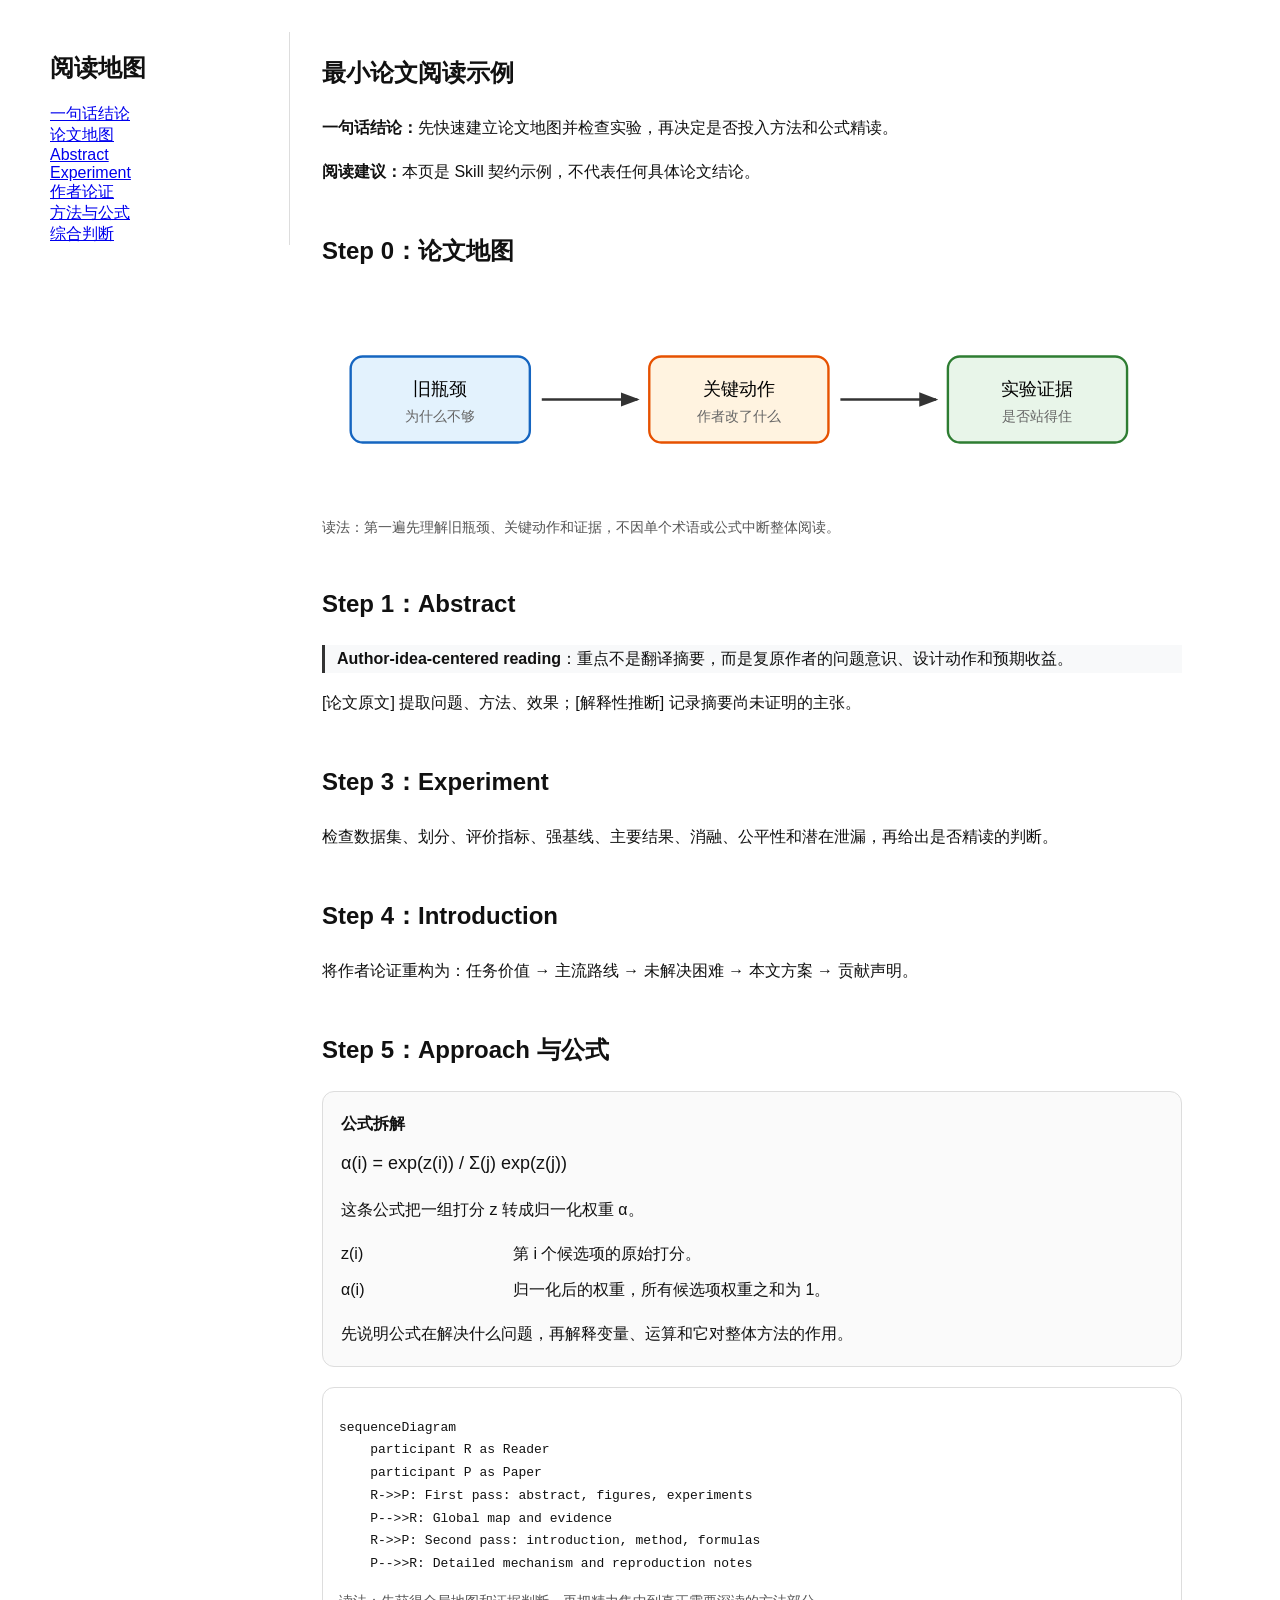
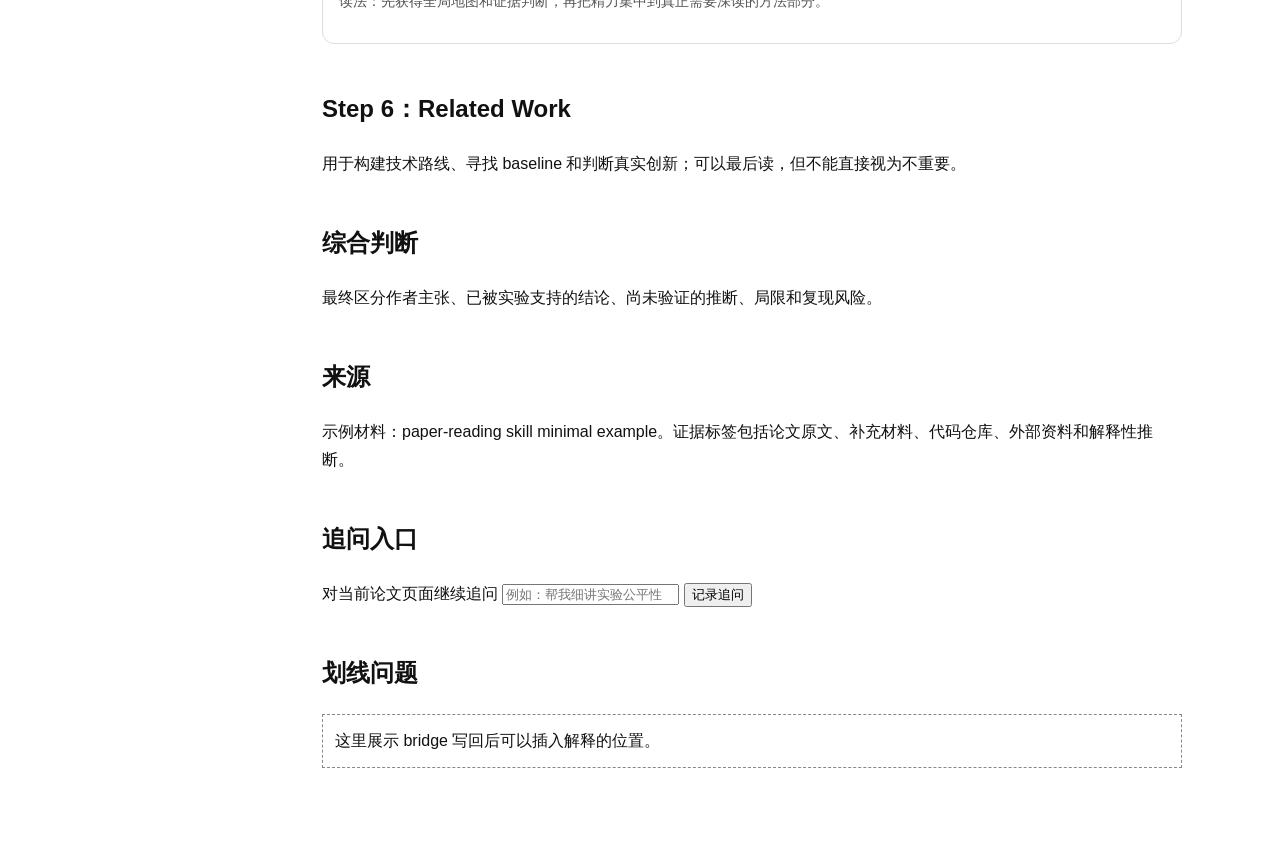
<file: skills/paper-reading/assets/minimal-paper.html>
<!doctype html>
<html lang="zh-CN">
<head>
  <meta charset="utf-8">
  <meta name="viewport" content="width=device-width, initial-scale=1">
  <title>Paper Reading Minimal Example</title>
  <style>
    body { margin: 0; font-family: -apple-system, "Segoe UI", "PingFang SC", "Microsoft YaHei", sans-serif; color: #111; background: #fff; }
    .paper-doc { display: grid; grid-template-columns: 240px minmax(0, 860px); gap: 32px; max-width: 1180px; margin: 0 auto; padding: 32px 24px; }
    .paper-sidebar { position: sticky; top: 24px; align-self: start; border-right: 1px solid #dddddd; padding-right: 20px; }
    .paper-main { line-height: 1.75; }
    .paper-main section { margin-bottom: 44px; }
    .svg-figure { display: block; width: 100%; height: auto; margin: 20px 0 8px; }
    .read-guide { color: #555555; font-size: 14px; margin-top: 8px; }
    .formula-card { border: 1px solid #dddddd; border-radius: 12px; padding: 18px; background: #fafafa; margin: 20px 0; }
    .formula-card__label { font-weight: 700; margin-bottom: 10px; }
    .formula-card__equation { font-size: 18px; margin: 8px 0; }
    .formula-card__equation-rendered:empty { display: none; }
    .formula-legend__row { display: grid; grid-template-columns: 120px 1fr; gap: 12px; margin: 8px 0; }
    .formula-symbol { font-family: "Segoe UI Symbol", "Noto Sans Math", sans-serif; }
    .term-bridge { border-left: 3px solid #333333; padding-left: 12px; background: #f8f9fa; }
    .mermaid-figure { border: 1px solid #dddddd; border-radius: 12px; padding: 16px; margin: 20px 0; }
    pre.mermaid { white-space: pre-wrap; }
    .paper-question-marker { border-left: 3px solid #c62828; padding: 8px 12px; background: #fff8e1; }
    .paper-answer-note { border: 1px dashed #888888; padding: 12px; }
    .annotation-highlight { background: linear-gradient(transparent 55%, #fff8e1 55%); }
    .svg-text-annotation-highlight { text-decoration: underline; }
    .svg-inline-highlight { stroke: #c62828; stroke-dasharray: 4 3; }
  </style>
</head>
<body>
  <div class="paper-doc" data-paper-id="minimal-paper-example">
    <aside class="paper-sidebar" aria-label="内容阅读地图">
      <h2>阅读地图</h2>
      <nav>
        <a href="#thesis">一句话结论</a><br>
        <a href="#quick-map">论文地图</a><br>
        <a href="#abstract">Abstract</a><br>
        <a href="#experiment">Experiment</a><br>
        <a href="#introduction">作者论证</a><br>
        <a href="#approach">方法与公式</a><br>
        <a href="#verdict">综合判断</a>
      </nav>
    </aside>

    <main class="paper-main">
      <section id="thesis">
        <h1>最小论文阅读示例</h1>
        <p><strong>一句话结论：</strong>先快速建立论文地图并检查实验，再决定是否投入方法和公式精读。</p>
        <p><strong>阅读建议：</strong>本页是 Skill 契约示例，不代表任何具体论文结论。</p>
      </section>

      <section id="quick-map">
        <h2>Step 0：论文地图</h2>
        <svg class="svg-figure concept-visual" width="720" height="180" viewBox="0 0 720 180" xmlns="http://www.w3.org/2000/svg" font-family="-apple-system, Segoe UI, PingFang SC, Microsoft YaHei, sans-serif" aria-label="论文快速阅读流程">
          <rect x="0" y="0" width="720" height="180" fill="#ffffff"/>
          <rect x="24" y="54" width="150" height="72" rx="10" fill="#e3f2fd" stroke="#1565c0" stroke-width="2"/>
          <text x="99" y="86" text-anchor="middle" font-size="15" fill="#000000">旧瓶颈</text>
          <text x="99" y="108" text-anchor="middle" font-size="12" fill="#666666">为什么不够</text>
          <line x1="184" y1="90" x2="264" y2="90" stroke="#333333" stroke-width="2" marker-end="url(#arrow)"/>
          <rect x="274" y="54" width="150" height="72" rx="10" fill="#fff3e0" stroke="#e65100" stroke-width="2"/>
          <text x="349" y="86" text-anchor="middle" font-size="15" fill="#000000">关键动作</text>
          <text x="349" y="108" text-anchor="middle" font-size="12" fill="#666666">作者改了什么</text>
          <line x1="434" y1="90" x2="514" y2="90" stroke="#333333" stroke-width="2" marker-end="url(#arrow)"/>
          <rect x="524" y="54" width="150" height="72" rx="10" fill="#e8f5e9" stroke="#2e7d32" stroke-width="2"/>
          <text x="599" y="86" text-anchor="middle" font-size="15" fill="#000000">实验证据</text>
          <text x="599" y="108" text-anchor="middle" font-size="12" fill="#666666">是否站得住</text>
          <defs>
            <marker id="arrow" markerWidth="8" markerHeight="6" refX="7" refY="3" orient="auto">
              <path d="M0,0 L8,3 L0,6 Z" fill="#333333"/>
            </marker>
          </defs>
        </svg>
        <p class="read-guide">读法：第一遍先理解旧瓶颈、关键动作和证据，不因单个术语或公式中断整体阅读。</p>
      </section>

      <section id="abstract">
        <h2>Step 1：Abstract</h2>
        <div class="term-bridge">
          <p><strong>Author-idea-centered reading</strong>：重点不是翻译摘要，而是复原作者的问题意识、设计动作和预期收益。</p>
        </div>
        <p>[论文原文] 提取问题、方法、效果；[解释性推断] 记录摘要尚未证明的主张。</p>
      </section>

      <section id="experiment">
        <h2>Step 3：Experiment</h2>
        <p>检查数据集、划分、评价指标、强基线、主要结果、消融、公平性和潜在泄漏，再给出是否精读的判断。</p>
      </section>

      <section id="introduction">
        <h2>Step 4：Introduction</h2>
        <p>将作者论证重构为：任务价值 → 主流路线 → 未解决困难 → 本文方案 → 贡献声明。</p>
      </section>

      <section id="approach">
        <h2>Step 5：Approach 与公式</h2>
        <div class="formula-card" aria-label="Softmax 公式说明">
          <div class="formula-card__label">公式拆解</div>
          <div class="formula-card__equation formula-card__equation-rendered" data-katex="\alpha_i=\frac{\exp(z_i)}{\sum_j\exp(z_j)}"></div>
          <div class="formula-card__equation formula-card__equation-plain" aria-label="公式纯文字回退" aria-hidden="false">
            α(i) = exp(z(i)) / Σ(j) exp(z(j))
          </div>
          <div class="formula-card__fallback-svg" data-katex-fallback="true" hidden></div>
          <p class="formula-card__caption">这条公式把一组打分 z 转成归一化权重 α。</p>
          <dl class="formula-legend">
            <div class="formula-legend__row">
              <dt><span class="formula-symbol">z(i)</span></dt>
              <dd>第 i 个候选项的原始打分。</dd>
            </div>
            <div class="formula-legend__row">
              <dt><span class="formula-symbol">α(i)</span></dt>
              <dd>归一化后的权重，所有候选项权重之和为 1。</dd>
            </div>
          </dl>
          <div class="formula-card__intuition">先说明公式在解决什么问题，再解释变量、运算和它对整体方法的作用。</div>
        </div>

        <div class="mermaid-figure uml-sequence" aria-label="两遍阅读时序">
<pre class="mermaid">
sequenceDiagram
    participant R as Reader
    participant P as Paper
    R->>P: First pass: abstract, figures, experiments
    P-->>R: Global map and evidence
    R->>P: Second pass: introduction, method, formulas
    P-->>R: Detailed mechanism and reproduction notes
</pre>
          <p class="read-guide">读法：先获得全局地图和证据判断，再把精力集中到真正需要深读的方法部分。</p>
        </div>
      </section>

      <section id="related-work">
        <h2>Step 6：Related Work</h2>
        <p>用于构建技术路线、寻找 baseline 和判断真实创新；可以最后读，但不能直接视为不重要。</p>
      </section>

      <section id="verdict">
        <h2>综合判断</h2>
        <p>最终区分作者主张、已被实验支持的结论、尚未验证的推断、局限和复现风险。</p>
      </section>

      <section id="sources">
        <h2>来源</h2>
        <p>示例材料：paper-reading skill minimal example。证据标签包括论文原文、补充材料、代码仓库、外部资料和解释性推断。</p>
      </section>

      <section id="askbar" class="paper-askbar" aria-label="论文追问输入区">
        <h2>追问入口</h2>
        <form class="paper-askbar__form" onsubmit="return false;">
          <label for="paper-askbar-input">对当前论文页面继续追问</label>
          <input id="paper-askbar-input" class="paper-askbar__input" type="text" placeholder="例如：帮我细讲实验公平性" aria-label="追问内容">
          <button class="paper-askbar__button" type="submit">记录追问</button>
        </form>
      </section>

      <section id="paper-mark-panel" class="paper-mark-panel">
        <h2>划线问题</h2>
        <div class="paper-annotation">
          <p class="paper-answer-note">这里展示 bridge 写回后可以插入解释的位置。</p>
        </div>
      </section>
    </main>
  </div>
</body>
</html>
</file>
<file: style.css>
/* Research index: taste-skill principles adapted to a compact reading library. */
:root{--paper:#f8f8f3;--surface:#fff;--ink:#263d32;--muted:#606e64;--line:#dce2d8;--accent:#375b43;--warm:#9a512f;--radius:6px}
*{box-sizing:border-box}[hidden]{display:none!important}html{scroll-behavior:smooth;scroll-padding-top:24px}body{margin:0;background:var(--paper);color:var(--ink);font-family:"PingFang SC","Noto Sans SC","Microsoft YaHei",system-ui,sans-serif;-webkit-font-smoothing:antialiased}a{color:inherit;text-decoration:none}button,input{font:inherit}button{cursor:pointer}button,a,input{-webkit-tap-highlight-color:transparent}a:focus-visible,button:focus-visible{outline:3px solid var(--warm);outline-offset:4px}::selection{background:#dbe6d2}
header,main,footer{max-width:1248px;margin:auto;padding-left:40px;padding-right:40px}.skip{position:absolute;top:-80px;background:var(--surface);padding:16px}.skip:focus{top:0;z-index:20}header{height:88px;display:flex;justify-content:space-between;align-items:center;border-bottom:1px solid var(--line)}.brand{display:flex;align-items:center;gap:12px;font-size:24px;font-weight:650}.seal{font-family:serif;border:1px solid #607963;padding:0 5px;font-size:25px}.brand-en{font:11px/1.5 monospace;letter-spacing:1px;color:var(--muted);margin-left:8px}header nav{display:flex;gap:28px;font-size:14px}header nav a,.text-link{position:relative}header nav a::after,.text-link::after{content:"";position:absolute;left:0;bottom:-5px;width:100%;height:1px;background:currentColor;transform:scaleX(0);transform-origin:left;transition:transform .18s}header nav a:hover::after,.text-link:hover::after{transform:scaleX(1)}
.hero{display:grid;grid-template-columns:1.2fr 1fr;gap:80px;padding:56px 0 48px;align-items:center}.eyebrow{font-size:12px;letter-spacing:.5px;color:var(--muted);margin:0 0 20px}h1{font-size:clamp(36px,4vw,52px);line-height:1.4;font-weight:600;letter-spacing:-1.5px;margin:0 0 20px}.accent{color:var(--warm)}.intro{font-size:16px;line-height:1.95;max-width:480px;margin:0;color:var(--muted)}.hero-actions{display:flex;align-items:center;gap:24px;margin-top:28px}.button{display:inline-flex;justify-content:space-between;gap:32px;padding:13px 18px;background:var(--ink);color:#fff;border-radius:4px;font-size:14px;transition:transform .18s,background .18s}.button:hover{background:#385c43;transform:translateY(-2px)}.button:active{transform:translateY(0)}.text-link{font-size:13px}
.recent-reading{border-top:2px solid var(--ink);padding-top:16px}.recent-head{display:flex;justify-content:space-between;font-size:13px;color:var(--muted);margin-bottom:8px}.recent-head span:last-child{font-family:monospace;font-size:12px}.recent-reading>a{display:flex;gap:20px;align-items:center;padding:24px 0;border-bottom:1px solid var(--line)}.recent-number{font:12px monospace;color:#778276;align-self:start;padding-top:8px}.recent-reading>a>div{flex:1}.recent-reading h2{font-size:28px;line-height:1.2;letter-spacing:-.6px;margin:0 0 10px}.recent-reading a p{font-size:14px;line-height:1.7;color:var(--muted);margin:0}.recent-reading>a>span:last-child{transition:transform .18s}.recent-reading>a:hover>span:last-child{transform:translate(3px,-3px)}.recent-reading>a:hover h2{color:var(--warm)}.recent-foot{font-size:12px;color:var(--muted);margin:16px 0 0}
.notes,.directions,.about{border-top:1px solid var(--line);padding:40px 0 48px}.section-head{display:flex;justify-content:space-between;align-items:center;margin-bottom:24px;gap:20px}.section-head .eyebrow{margin-bottom:8px}h2{font-size:28px;font-weight:600;line-height:1.5;margin:0;letter-spacing:-.5px}.section-desc{font-size:14px;color:var(--muted);margin:8px 0 0}.count{font-size:13px;font-variant-numeric:tabular-nums;color:var(--muted);white-space:nowrap}
.library-tools{display:flex;justify-content:space-between;align-items:center;gap:20px;border-bottom:1px solid var(--line);padding:0 0 18px}.filter-tabs{display:flex;flex-wrap:wrap;gap:4px}.filter-tabs button{padding:10px 12px;border:1px solid transparent;border-radius:4px;background:transparent;color:var(--muted);font-size:13px;white-space:nowrap;transition:background .15s}.filter-tabs button[aria-pressed="true"]{background:#e4ebdd;border-color:#d1ddc9;color:#29452f}.filter-tabs button:hover{background:#edf0e7}.filter-count{font:11px monospace;margin-left:6px;opacity:.8}.note-search{min-width:260px;border:1px solid #c7d0c0;border-radius:4px;background:var(--surface)}.note-search>span{position:absolute;width:1px;height:1px;overflow:hidden;clip-path:inset(50%)}.note-search input{display:block;width:100%;padding:12px 14px;font-size:13px;border:0;background:none;color:var(--ink);min-width:0}.note-search:focus-within{outline:2px solid var(--warm);outline-offset:2px}.note-search input:focus{outline:none}.library-status{display:flex;justify-content:space-between;gap:12px;align-items:center;padding:16px 0;font-size:12px;color:var(--muted)}.library-status p{margin:0}
.note-grid{display:grid;grid-template-columns:repeat(3,minmax(0,1fr));gap:16px}.note-card{display:flex;flex-direction:column;min-width:0;border:1px solid var(--line);border-radius:var(--radius);padding:24px;background:var(--surface);transition:transform .18s,border-color .18s,background .18s}.note-card:hover{transform:translateY(-2px);border-color:#9eaf96;background:#fdfef9}.note-card-top{display:flex;justify-content:space-between;align-items:center;gap:10px;font-size:12px;color:var(--muted)}.note-card-top>span:last-child{font-size:18px;transition:transform .18s}.note-card:hover .note-card-top>span:last-child{transform:translate(2px,-2px)}.note-card h3{font-size:26px;line-height:1.4;font-weight:600;letter-spacing:-.5px;margin:20px 0 12px}.note-card>p{font-size:15px;line-height:1.85;color:#536457;margin:0 0 24px;flex:1}.note-card-tags{display:flex;flex-wrap:wrap;gap:12px;font-size:12px;color:var(--muted);padding-top:16px;border-top:1px solid #edf0e8}.note-card-tags span+span::before{content:"·";margin-right:12px;color:#9aa591}
.pagination{display:flex;justify-content:center;align-items:center;gap:24px;margin-top:28px;font-size:13px;color:var(--muted)}.pagination button,.empty-state button{border:1px solid #c7d0c0;padding:10px 16px;background:var(--surface);color:var(--ink);border-radius:4px;transition:transform .18s,background .18s}.pagination button:disabled{opacity:.4;cursor:default}.pagination button:not(:disabled):hover,.empty-state button:hover{background:#edf0e7;transform:translateY(-2px)}.pagination button:not(:disabled):active,.empty-state button:active{transform:translateY(0)}.empty-state{text-align:center;padding:48px 20px;border:1px dashed var(--line);border-radius:6px}.empty-state h3{font-size:20px}.empty-state p{font-size:14px;color:var(--muted)}
.topic-grid{display:grid;grid-template-columns:repeat(3,minmax(0,1fr));gap:32px}.topic-grid article{padding-top:16px;border-top:1px solid #aab9a1}.topic-number{font:11px/1.5 monospace;color:var(--muted)}.topic-grid h3{font-size:20px;font-weight:550;margin:16px 0 12px}.topic-grid p{font-size:14px;line-height:1.9;color:var(--muted);margin:0 0 16px}.topic-tail{font-size:12px;color:var(--muted)}.about{display:grid;grid-template-columns:1fr 2fr;gap:48px}.about .eyebrow{margin-bottom:8px}.about-copy p{font-size:14px;line-height:1.95;color:var(--muted);margin:0 0 14px}.about-copy p a{text-decoration:underline;text-underline-offset:4px}footer{display:flex;justify-content:space-between;align-items:center;gap:20px;border-top:1px solid var(--line);padding-top:24px;padding-bottom:32px}footer .brand{font-size:20px}footer>span,footer>a:last-child{font-size:12px;color:var(--muted)}
@media(max-width:1100px){.hero{gap:40px}.library-tools{flex-direction:column;align-items:stretch;gap:16px}.note-search{max-width:420px}.note-grid{grid-template-columns:repeat(2,minmax(0,1fr))}}
@media(max-width:760px){header,main,footer{padding-left:24px;padding-right:24px}header{height:76px}header .brand-en{display:none}header nav{gap:20px;font-size:13px}.hero{gap:28px;grid-template-columns:1fr 1fr}.hero-actions{flex-wrap:wrap;gap:18px}.recent-number{display:none}.recent-reading h2{font-size:25px}.recent-reading a p{font-size:13px}.recent-foot{line-height:1.8}.topic-grid{gap:20px}.about{gap:28px}footer>span{display:none}}
@media(max-width:600px){header,main,footer{padding-left:20px;padding-right:20px}.brand{font-size:21px;gap:8px}header nav{gap:16px;font-size:12px}header nav a[href="#directions"]{display:none}.hero{grid-template-columns:1fr;padding:32px 0;gap:32px}h1{font-size:36px}.intro{font-size:15px}.eyebrow{font-size:12px}.hero-actions{margin-top:24px}.recent-reading>a{padding:16px 0}.recent-reading h2{font-size:24px;margin-bottom:8px}.recent-reading a p{font-size:14px}.recent-foot{display:none}.notes,.directions,.about{padding:32px 0}.section-head{gap:10px}h2{font-size:25px}.section-desc{font-size:13px}.count{font-size:12px}.filter-tabs button{padding:10px 8px;font-size:12px}.filter-tabs{gap:2px}.filter-count{margin-left:4px}.note-search{min-width:0;max-width:none}.library-status>span{display:none}.note-grid{grid-template-columns:1fr;gap:12px}.note-card{padding:20px}.note-card h3{margin:16px 0 10px}.note-card>p{margin-bottom:20px}.note-card-tags{padding-top:12px}.topic-grid{grid-template-columns:1fr;gap:24px}.topic-grid h3{margin:12px 0 8px}.about{grid-template-columns:1fr;gap:20px}.pagination{gap:12px;font-size:12px}.pagination button{padding:10px 12px}footer .brand-en{display:none}}
@media(prefers-reduced-motion:reduce){html{scroll-behavior:auto}*,*::before,*::after{transition:none!important;animation:none!important}.note-card:hover,.button:hover,.pagination button:hover,.empty-state button:hover{transform:none}.note-card:hover .note-card-top>span:last-child,.recent-reading>a:hover>span:last-child{transform:none}}
</file>
<file: notes/reading.css>
/* Taste Skill guided editorial layout. One reading axis, restrained slate/teal palette. */
:root{
 --reading-width:900px;--evidence-width:var(--reading-width);--rail-width:208px;
 --paper:#ffffff;--ink:#263445;--muted:#58697c;--accent:#16687a;
 --rail:#edf2f7;--surface:#edf5f8;--body-size:18px;--heading:#203b54;--code:#172c40;--table-head:#2a435b;--stripe:#f4f7fa
}
body{padding-left:var(--rail-width);background:var(--paper);color:var(--ink);font-size:var(--body-size);line-height:1.85}
aside{width:var(--rail-width);padding:32px 20px;background:var(--rail);color:var(--ink);border:0}
aside b{font-size:24px;letter-spacing:0;color:var(--accent)}
aside small{color:var(--muted);font-size:13px;line-height:1.7;margin:10px 0 26px}
aside a{color:var(--muted);font-size:14px;line-height:1.65;margin:4px -8px;padding:11px 8px;border-radius:3px}
aside a:hover,aside a:focus-visible{background:#dae6ef;color:var(--accent)}
aside .home-link{color:var(--muted);font-size:13px;margin-bottom:28px}
main{width:100%;max-width:1116px;margin:0 auto;padding:52px 48px 96px}
main>h1,main>h1+p,main>p,main>h2,main>h3,main>h4,
main>ul,main>ol,main>pre,main>blockquote,main>footer,main>.training-map{
 max-width:var(--reading-width);margin-left:auto;margin-right:auto
}
main>h1{font-size:40px;line-height:1.4;letter-spacing:-.6px;margin-bottom:18px;color:var(--ink);text-wrap:balance}
main>h1+p{font-size:14px;color:var(--muted);line-height:1.8;margin-top:0;margin-bottom:30px}
main>p{font-size:var(--body-size);line-height:1.85;margin-top:22px;margin-bottom:22px;overflow-wrap:break-word}
main>h2{font-size:30px;line-height:1.5;border:0;padding-top:0;margin-top:72px;margin-bottom:24px;color:var(--accent)}
main>h3{font-size:22px;line-height:1.6;margin-top:44px;margin-bottom:16px;color:var(--ink);scroll-margin-top:28px}
main>h4{font-size:20px;margin-top:32px;margin-bottom:14px}
main strong{color:var(--ink)}
main a{color:var(--accent);text-underline-offset:4px;text-decoration-thickness:1px}
main>blockquote{padding:20px 26px;margin-top:28px;margin-bottom:28px;background:var(--surface);border:0;border-radius:3px}
main>blockquote p{font-size:17px;line-height:1.85;margin:0}
main>p:has(>img){max-width:var(--evidence-width);padding:0;margin:28px auto 32px;background:white;border:0;border-radius:0;box-shadow:none}
main img{width:100%;height:auto;max-width:100%;border:0;border-radius:0}
main>table{max-width:var(--evidence-width);font-size:15px;line-height:1.75;margin:28px auto 32px;border:0;border-radius:0;background:var(--paper);font-variant-numeric:tabular-nums}
th,td{padding:15px 18px;min-width:150px;border-bottom:1px solid #e0e7ed}th{background:var(--surface)}
main>pre{font-size:14px;line-height:1.8;padding:24px 28px;background:var(--code);border-radius:3px}
main>.training-map{padding:0;margin-top:28px;margin-bottom:38px;background:none;border:0;border-radius:0}
.training-map>b{font-size:17px;color:var(--ink)}
.training-map p{display:grid;grid-template-columns:repeat(2,minmax(0,1fr));column-gap:28px;row-gap:0;font-size:0;margin:12px 0 0;line-height:1.6}
.training-map a{display:block;font-size:14px;line-height:1.7;padding:9px 0;min-width:0}
main>footer{border:0;padding-top:32px;margin-top:64px;color:var(--muted);font-size:14px}
:focus-visible{outline-color:var(--accent)}
@media(min-width:1700px){body{font-size:var(--body-size)}main{padding-top:64px}}
@media(max-width:1100px) and (min-width:951px){body{padding-left:188px}aside{width:188px;padding:28px 18px}main{padding:44px 32px 76px}}
@media(max-width:950px){body{padding-left:0}aside{position:relative;width:auto;padding:18px 28px}aside .home-link{display:inline-block;font-size:13px;margin:0 22px 8px 0;padding:0}aside b{display:inline;font-size:20px}aside small{display:none}aside>a:not(.home-link){display:inline-block;font-size:13px;padding:10px 8px;margin:4px 4px 0 0;background:none}main{padding:36px 32px 72px}}
@media(max-width:520px){:root{--body-size:16px}aside{padding:16px 20px}aside b{font-size:19px}aside>a:not(.home-link){font-size:12px;padding:10px 6px;margin:0}main{padding:30px 20px 56px}main>h1{font-size:27px;line-height:1.5;letter-spacing:-.35px}main>h2{font-size:24px;margin-top:52px;margin-bottom:20px}main>h3{font-size:20px;margin-top:34px;margin-bottom:14px}main>p{line-height:1.85;margin:20px auto}main>h1+p{font-size:13px}main>blockquote{padding:18px 20px}main>blockquote p{font-size:16px}main>pre{font-size:12px;padding:18px 16px}main>p:has(>img){margin:24px auto}th,td{font-size:13px;padding:12px;min-width:140px}.training-map p{display:block}.training-map a{font-size:14px;padding:10px 0}main>footer{font-size:13px}}
@media print{body{padding:0;background:white}main{max-width:none;padding:0}aside{display:none}}

/* All reading blocks share one alignment; the wrapper owns table scrolling. */
main>.table-scroll{width:100%;max-width:var(--reading-width);margin:28px auto 32px;overflow-x:auto;border:0;background:var(--paper)}
main>.table-scroll>table{display:table;width:100%;max-width:none;margin:0;border-collapse:collapse;border:0;border-radius:0;font-size:15px;line-height:1.75;font-variant-numeric:tabular-nums;background:var(--paper)}
main>.table-scroll>table th,main>.table-scroll>table td{white-space:normal;overflow-wrap:break-word}
@media(max-width:520px){main>.table-scroll>table{font-size:13px}}

/* Hierarchy through typography and surface tone, without shifting the reading edges. */
main>h1,main>h2,main>h3,main>h4{color:var(--heading)}
main>h2{font-weight:700;letter-spacing:-.3px}
main>h3{font-weight:650}
main>blockquote{padding:24px 28px;background:var(--surface)}
main>blockquote strong{color:var(--accent)}
main>.table-scroll>table thead th{background:var(--table-head);color:#fff;font-weight:600;border:0}
main>.table-scroll>table tbody tr:nth-child(even){background:var(--stripe)}
main>.table-scroll>table tbody tr:hover{background:#eaf2f6}
main>.table-scroll>table td{border-bottom-color:#e0e7ed}
main>pre{color:#e9f1f7}
main p>code,main li>code,main td>code{font-size:.91em;background:#eff3f7;color:#254d68;padding:.08em .25em;border-radius:3px;box-decoration-break:clone;-webkit-box-decoration-break:clone}
main a:hover{color:#0b4555;text-decoration-thickness:2px}
.training-map a{text-decoration:none;font-size:15px;padding:11px 0;line-height:1.65}
.training-map a:hover{text-decoration:underline;text-underline-offset:5px}
aside a{font-weight:450}
::selection{background:#cee4ef;color:#172c40}
/* taste-skill-ignore: shadow belongs to the actual image modal overlay. */
dialog{background:#fff;box-shadow:0 16px 72px #172c4040} /* taste-skill-ignore: real modal overlay */
dialog button{border:0;background:var(--table-head);color:#fff;border-radius:4px;cursor:pointer;font:inherit;padding:8px 16px}
@media(max-width:520px){main>blockquote{padding:18px 20px}.training-map a{font-size:14px}main>h1{font-size:27px}main>h2{font-size:24px}}
</file>
<file: notes/coawm/article.css>
/* Article-specific rhythm; other notes keep their existing presentation. */
body{--reading-width:860px;--ink:#252525;--heading:#202020;--accent:#175e8c;--surface:#f6f6f6;--body-size:18px}
main>h1{font-size:36px;line-height:1.45;font-weight:750}
main>h2{font-size:28px;margin-top:64px;margin-bottom:24px;color:#171717}
main>h3{font-size:22px;margin-top:38px;margin-bottom:16px;color:#252525}
main>p{line-height:1.95;margin-top:20px;margin-bottom:20px}
main>p:has(>img){margin:28px auto 16px}
main>p:has(>img[data-column="single"]){max-width:640px}
main img{display:block;margin:auto}
main>.table-scroll>table thead th{background:#f0f2f4;color:#222}
main>pre{background:#f6f7f8;color:#263445;border:1px solid #e9ecef;font-size:14px}
main>hr{max-width:860px;margin:40px auto;border:0;border-top:1px solid #e5e5e5}
@media(max-width:520px){main>h1{font-size:27px}main>h2{font-size:24px}main>h3{font-size:20px}main>p{line-height:1.9}}

main>p:has(>img[src="assets/figure-3.png"]){max-width:640px}
</file>
<file: notes/dreamx/article.css>
/* Article-specific rhythm; other notes keep their existing presentation. */
body{--reading-width:860px;--ink:#252525;--heading:#202020;--accent:#175e8c;--surface:#f6f6f6;--body-size:18px}
main>h1{font-size:36px;line-height:1.45;font-weight:750}
main>h2{font-size:28px;margin-top:64px;margin-bottom:24px;color:#171717}
main>h3{font-size:22px;margin-top:38px;margin-bottom:16px;color:#252525}
main>p{line-height:1.95;margin-top:20px;margin-bottom:20px}
main>p:has(>img){margin:28px auto 16px}
main>p:has(>img[data-column="single"]){max-width:640px}
main img{display:block;margin:auto}
main>.table-scroll>table thead th{background:#f0f2f4;color:#222}
main>pre{background:#f6f7f8;color:#263445;border:1px solid #e9ecef;font-size:14px}
main>hr{max-width:860px;margin:40px auto;border:0;border-top:1px solid #e5e5e5}
@media(max-width:520px){main>h1{font-size:27px}main>h2{font-size:24px}main>h3{font-size:20px}main>p{line-height:1.9}}
</file>
<file: notes/jevvla/article.css>
/* Article-specific rhythm; other notes keep their existing presentation. */
body{--reading-width:860px;--ink:#252525;--heading:#202020;--accent:#175e8c;--surface:#f6f6f6;--body-size:18px}
main>h1{font-size:36px;line-height:1.45;font-weight:750}
main>h2{font-size:28px;margin-top:64px;margin-bottom:24px;color:#171717}
main>h3{font-size:22px;margin-top:38px;margin-bottom:16px;color:#252525}
main>p{line-height:1.95;margin-top:20px;margin-bottom:20px}
main>p:has(>img){margin:28px auto 16px}
main>p:has(>img[data-column="single"]){max-width:640px}
main img{display:block;margin:auto}
main>.table-scroll>table thead th{background:#f0f2f4;color:#222}
main>pre{background:#f6f7f8;color:#263445;border:1px solid #e9ecef;font-size:14px}
main>hr{max-width:860px;margin:40px auto;border:0;border-top:1px solid #e5e5e5}
@media(max-width:520px){main>h1{font-size:27px}main>h2{font-size:24px}main>h3{font-size:20px}main>p{line-height:1.9}}
</file>
<file: notes/mem/article.css>
/* Article-specific rhythm; other notes keep their existing presentation. */
body{--reading-width:860px;--ink:#252525;--heading:#202020;--accent:#175e8c;--surface:#f6f6f6;--body-size:18px}
main>h1{font-size:36px;line-height:1.45;font-weight:750}
main>h2{font-size:28px;margin-top:64px;margin-bottom:24px;color:#171717}
main>h3{font-size:22px;margin-top:38px;margin-bottom:16px;color:#252525}
main>p{line-height:1.95;margin-top:20px;margin-bottom:20px}
main>p:has(>img){margin:28px auto 16px}
main>p:has(>img[data-column="single"]){max-width:640px}
main img{display:block;margin:auto}
main>.table-scroll>table thead th{background:#f0f2f4;color:#222}
main>pre{background:#f6f7f8;color:#263445;border:1px solid #e9ecef;font-size:14px}
main>hr{max-width:860px;margin:40px auto;border:0;border-top:1px solid #e5e5e5}
@media(max-width:520px){main>h1{font-size:27px}main>h2{font-size:24px}main>h3{font-size:20px}main>p{line-height:1.9}}
</file>
<file: notes/pi07/article.css>
/* Article-specific rhythm; other notes keep their existing presentation. */
body{--reading-width:860px;--ink:#252525;--heading:#202020;--accent:#175e8c;--surface:#f6f6f6;--body-size:18px}
main>h1{font-size:36px;line-height:1.45;font-weight:750}
main>h2{font-size:28px;margin-top:64px;margin-bottom:24px;color:#171717}
main>h3{font-size:22px;margin-top:38px;margin-bottom:16px;color:#252525}
main>p{line-height:1.95;margin-top:20px;margin-bottom:20px}
main>p:has(>img){margin:28px auto 16px}
main>p:has(>img[data-column="single"]){max-width:640px}
main img{display:block;margin:auto}
main>.table-scroll>table thead th{background:#f0f2f4;color:#222}
main>pre{background:#f6f7f8;color:#263445;border:1px solid #e9ecef;font-size:14px}
main>hr{max-width:860px;margin:40px auto;border:0;border-top:1px solid #e5e5e5}
@media(max-width:520px){main>h1{font-size:27px}main>h2{font-size:24px}main>h3{font-size:20px}main>p{line-height:1.9}}
</file>
<file: notes/robottt/article.css>
/* Article-specific rhythm; other notes keep their existing presentation. */
body{--reading-width:860px;--ink:#252525;--heading:#202020;--accent:#175e8c;--surface:#f6f6f6;--body-size:18px}
main>h1{font-size:36px;line-height:1.45;font-weight:750}
main>h2{font-size:28px;margin-top:64px;margin-bottom:24px;color:#171717}
main>h3{font-size:22px;margin-top:38px;margin-bottom:16px;color:#252525}
main>p{line-height:1.95;margin-top:20px;margin-bottom:20px}
main>p:has(>img){margin:28px auto 16px}
main>p:has(>img[data-column="single"]){max-width:640px}
main img{display:block;margin:auto}
main>.table-scroll>table thead th{background:#f0f2f4;color:#222}
main>pre{background:#f6f7f8;color:#263445;border:1px solid #e9ecef;font-size:14px}
main>hr{max-width:860px;margin:40px auto;border:0;border-top:1px solid #e5e5e5}
@media(max-width:520px){main>h1{font-size:27px}main>h2{font-size:24px}main>h3{font-size:20px}main>p{line-height:1.9}}

main>p:has(>img[src="assets/table-1.png"]),main>p:has(>img[src="assets/table-2.png"]){max-width:680px}

main>p:has(>img[src="assets/figure-3.png"]),main>p:has(>img[src="assets/figure-4.png"]),main>p:has(>img[src="assets/figure-6.png"]),main>p:has(>img[src="assets/figure-12.png"]),main>p:has(>img[src="assets/table-3.png"]){max-width:640px}
</file>
<file: notes/vla2/article.css>
/* Article-specific rhythm; other notes keep their existing presentation. */
body{--reading-width:860px;--ink:#252525;--heading:#202020;--accent:#175e8c;--surface:#f6f6f6;--body-size:18px}
main>h1{font-size:36px;line-height:1.45;font-weight:750}
main>h2{font-size:28px;margin-top:64px;margin-bottom:24px;color:#171717}
main>h3{font-size:22px;margin-top:38px;margin-bottom:16px;color:#252525}
main>p{line-height:1.95;margin-top:20px;margin-bottom:20px}
main>p:has(>img){margin:28px auto 16px}
main>p:has(>img[data-column="single"]){max-width:640px}
main img{display:block;margin:auto}
main>.table-scroll>table thead th{background:#f0f2f4;color:#222}
main>pre{background:#f6f7f8;color:#263445;border:1px solid #e9ecef;font-size:14px}
main>hr{max-width:860px;margin:40px auto;border:0;border-top:1px solid #e5e5e5}
@media(max-width:520px){main>h1{font-size:27px}main>h2{font-size:24px}main>h3{font-size:20px}main>p{line-height:1.9}}

main>p:has(>img[src="assets/table-1.png"]),main>p:has(>img[src="assets/table-2.png"]){max-width:680px}
</file>
<file: notes/vpp2/article.css>
/* Article-specific rhythm; other notes keep their existing presentation. */
body{--reading-width:860px;--ink:#252525;--heading:#202020;--accent:#175e8c;--surface:#f6f6f6;--body-size:18px}
main>h1{font-size:36px;line-height:1.45;font-weight:750}
main>h2{font-size:28px;margin-top:64px;margin-bottom:24px;color:#171717}
main>h3{font-size:22px;margin-top:38px;margin-bottom:16px;color:#252525}
main>p{line-height:1.95;margin-top:20px;margin-bottom:20px}
main>p:has(>img){margin:28px auto 16px}
main>p:has(>img[data-column="single"]){max-width:640px}
main img{display:block;margin:auto}
main>.table-scroll>table thead th{background:#f0f2f4;color:#222}
main>pre{background:#f6f7f8;color:#263445;border:1px solid #e9ecef;font-size:14px}
main>hr{max-width:860px;margin:40px auto;border:0;border-top:1px solid #e5e5e5}
@media(max-width:520px){main>h1{font-size:27px}main>h2{font-size:24px}main>h3{font-size:20px}main>p{line-height:1.9}}
</file>
